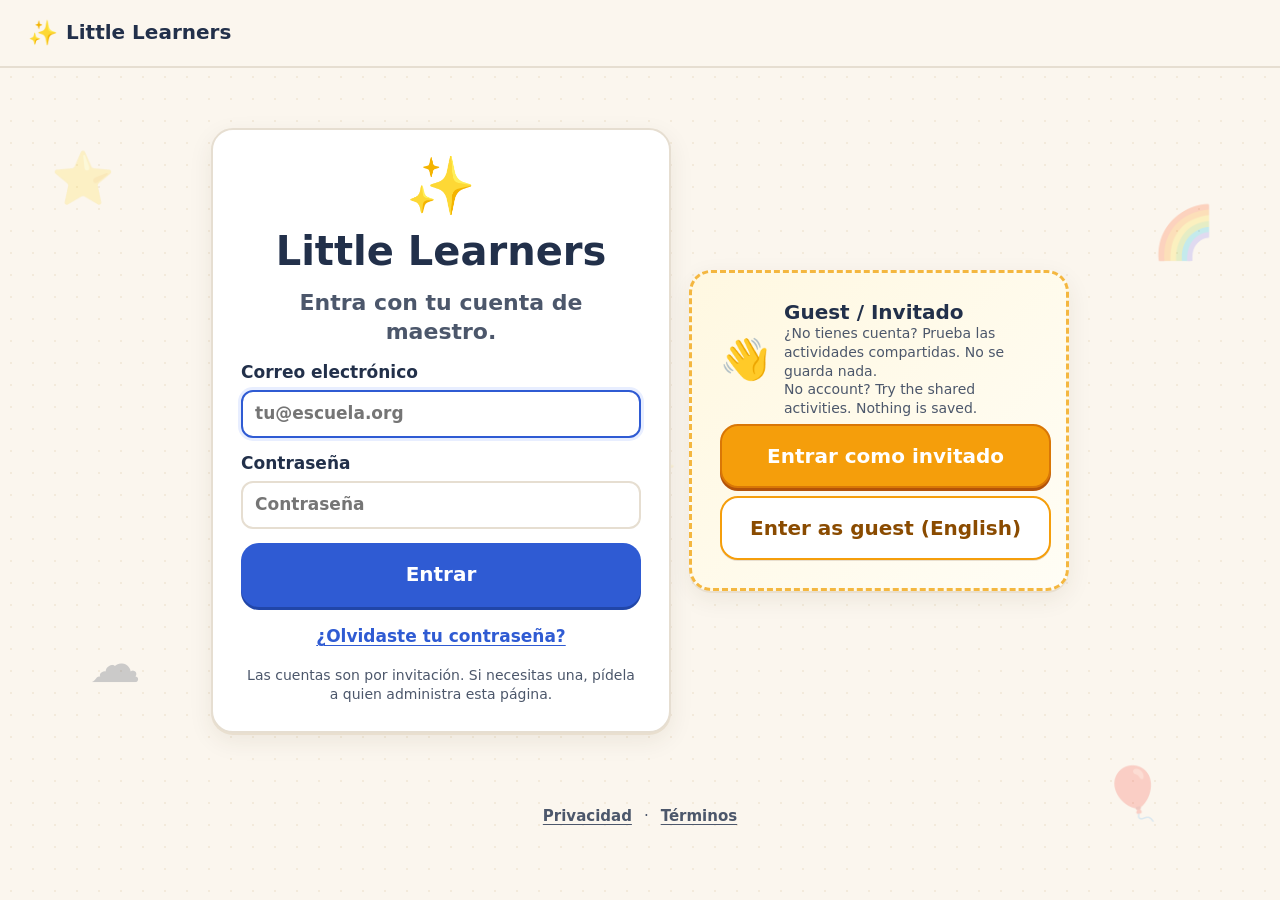
<file: index.html>
<!doctype html>
<html lang="es">
<head>
  <meta charset="utf-8">
  <meta name="viewport" content="width=device-width,initial-scale=1,viewport-fit=cover">
  <meta name="theme-color" content="#FBF6EE">
  <title>Little Learners Activities</title>
  <link rel="stylesheet" href="css/app.css?v=20261030215233">
</head>
<body class="mode-home">
  <a class="skip-link" href="#app">Saltar al contenido</a>
  <header class="appbar">
    <button type="button" class="brand" id="brandHome" aria-label="Little Learners: ir al inicio" title="Ir al inicio"><span class="brand-mark" aria-hidden="true">✨</span><span class="brand-name">Little Learners</span></button>
    <div class="appbar-center" id="appbarCenter"></div>
    <div class="appbar-right" id="appbarRight"></div>
  </header>

  <div class="sky" aria-hidden="true"><span>⭐</span><span>☁️</span><span>🌈</span><span>🎈</span><span>✨</span></div>

  <main id="app" tabindex="-1">
    <!-- 0. Teacher sign-in (only when the site is connected to Supabase) -->
    <section id="screen-login" class="screen" hidden></section>
    <section id="screen-set-password" class="screen" hidden></section>

    <!-- 1. Who are you? -->
    <section id="screen-students" class="screen">
      <div class="hero">
        <h1><span class="wave" aria-hidden="true">👋</span> ¿Quién eres?</h1>
        <p class="lead">Busca tu animalito y tócalo.</p>
      </div>
      <div class="student-grid" id="studentGrid"></div>
      <footer class="site-footer">
        <button type="button" data-info="acerca">Acerca de</button><span aria-hidden="true">·</span>
        <button type="button" data-info="privacidad">Privacidad</button><span aria-hidden="true">·</span>
        <button type="button" data-info="terminos">Términos</button><span aria-hidden="true">·</span>
        <button type="button" data-info="accesibilidad">Accesibilidad</button>
        <span id="voiceCredit" hidden><span aria-hidden="true">·</span> Voces: <a href="https://elevenlabs.io" target="_blank" rel="noopener">ElevenLabs</a></span>
      </footer>
    </section>

    <!-- 2. Activity library (students see a read-only version) -->
    <section id="screen-library" class="screen" hidden>
      <div class="library-head">
        <nav class="crumbs" id="crumbs" aria-label="Ubicación"></nav>
        <div class="library-actions teacher-only">
          <button type="button" class="btn ghost" id="newFolderBtn">📁 Nueva carpeta</button>
          <button type="button" class="btn primary" id="newQuizBtn">＋ Nueva actividad</button>
        </div>
      </div>
      <div class="card-grid" id="cardGrid"></div>
      <div class="empty" id="libraryEmpty" hidden></div>
    </section>

    <!-- 3. Quiz editor (teacher) -->
    <section id="screen-editor" class="screen" hidden></section>

    <!-- 4. Teacher tools: students, settings, info, results -->
    <section id="screen-students-admin" class="screen" hidden></section>
    <section id="screen-backup" class="screen" hidden></section>
    <section id="screen-info" class="screen" hidden></section>
    <section id="screen-results" class="screen" hidden></section>

  </main>

  <!-- Full-screen quiz player -->
  <div id="player" class="player" hidden>
    <div class="player-shell">
      <div class="player-top">
        <div class="player-left">
          <button type="button" class="icon-btn big" id="playerExit" aria-label="Volver a las actividades"><svg class="hold-ring" viewBox="0 0 100 100" aria-hidden="true"><circle cx="50" cy="50" r="46" pathLength="100"/></svg><span class="exit-icon">↩️</span></button>
          <div class="student-chip player-student" id="playerStudent" hidden></div>
          <div class="player-time" id="playerTime" role="timer" aria-label="Tiempo trabajando: 0 minutos 0 segundos">⏱️ <span>0:00</span></div>
          <button type="button" class="icon-btn big player-help" id="playerHelp" aria-label="Escuchar las instrucciones" title="Instrucciones" hidden>📢</button>
        </div>
        <div class="player-progress" id="playerProgress" aria-label="Progreso"></div>
        <button type="button" class="icon-btn big speaker" id="playerSpeak" aria-label="Escuchar la pregunta">🔊</button>
      </div>
      <div class="player-body" id="playerBody"></div>
    </div>
  </div>

  <div id="toasts" aria-live="polite"></div>

  <script src="js/config.js?v=20261030215233"></script>
  <script src="js/store.js?v=20261030215233"></script>
  <script src="js/ui.js?v=20261030215233"></script>
  <script src="js/cloud.js?v=20261030215233"></script>
  <script src="js/media.js?v=20261030215233"></script>
  <script src="js/sync.js?v=20261030215233"></script>
  <script src="js/tts.js?v=20261030215233"></script>
  <script src="js/sort-game.js?v=20261030215233"></script>
  <script src="js/anagram-game.js?v=20261030215233"></script>
  <script src="js/typing-game.js?v=20261030215233"></script>
  <script src="js/player.js?v=20261030215233"></script>
  <script src="js/results.js?v=20261030215233"></script>
  <script src="js/library.js?v=20261030215233"></script>
  <script src="js/sort-editor.js?v=20261030215233"></script>
  <script src="js/anagram-editor.js?v=20261030215233"></script>
  <script src="js/typing-editor.js?v=20261030215233"></script>
  <script src="js/editor.js?v=20261030215233"></script>
  <script src="js/teacher.js?v=20261030215233"></script>
  <script src="js/info.js?v=20261030215233"></script>
  <script src="js/auth.js?v=20261030215233"></script>
  <script src="js/app.js?v=20261030215233"></script>
</body>
</html>
</file>
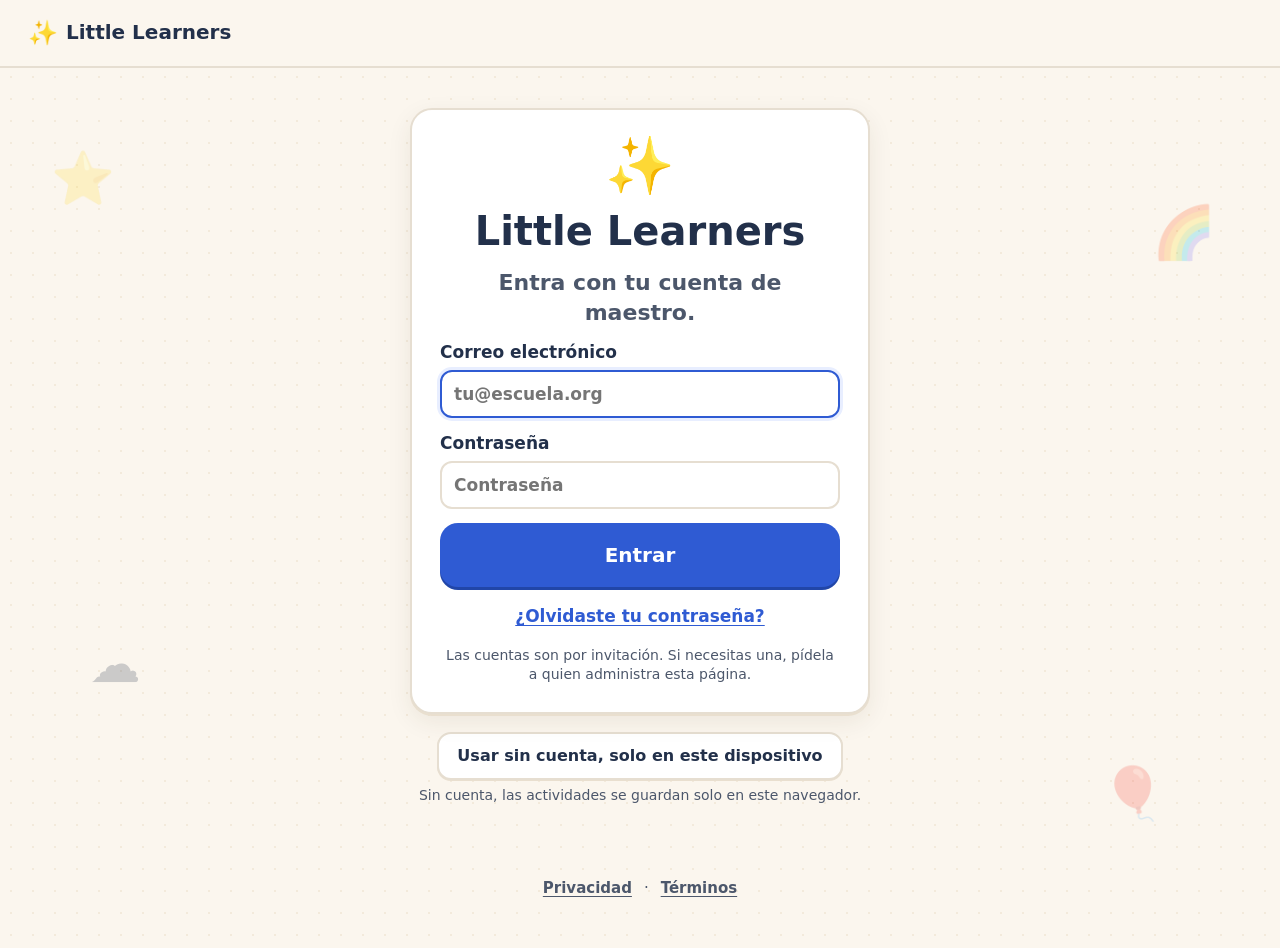
<file: versions/little-learners-activities-v122.html>
<!doctype html>
<html lang="es">
<head>
  <meta charset="utf-8">
  <meta name="viewport" content="width=device-width,initial-scale=1,viewport-fit=cover">
  <meta name="theme-color" content="#FBF6EE">
  <title>Little Learners Activities</title>
  <style>
/* Little Learners Activities — V122 styles
 * Designed for the Lenovo 10e Chromebook tablets (10.1", touch, Chrome) and the
 * classroom display. Big touch targets, no hover-only actions. */

:root {
  --bg: #FBF6EE;
  --bg-dots: #F3EADB;
  --surface: #FFFFFF;
  --surface-2: #F7F3EC;
  --ink: #22304A;
  --muted: #4C576B;
  --line: #E6DED1;
  --primary: #2F5BD3;
  --primary-ink: #FFFFFF;
  --primary-soft: #E8EEFF;
  --sun: #FFC94D;
  --good: #22C55E;
  --good-soft: #DCF7E6;
  --bad: #EF4444;
  --bad-soft: #FDE4E4;
  --warn-soft: #FFF3D6;
  --radius: 22px;
  --radius-sm: 14px;
  --shadow: 0 2px 0 #E9DFCF, 0 8px 24px rgba(60, 45, 20, .08);
  --shadow-press: 0 1px 0 #E9DFCF;
  /* Only fonts already on the device: no outside font service is contacted.
     ui-rounded = the rounded system font on iPhone/iPad/Mac. */
  --font: ui-rounded, 'SF Pro Rounded', 'Nunito', 'Varela Round', system-ui, -apple-system, 'Segoe UI', Roboto, 'Helvetica Neue', Arial, sans-serif;
  --appbar-h: 68px;
}

* { box-sizing: border-box; }
html, body { margin: 0; min-height: 100%; }
body {
  font-family: var(--font);
  color: var(--ink);
  background-color: var(--bg);
  background-image: radial-gradient(var(--bg-dots) 1.2px, transparent 1.2px);
  background-size: 22px 22px;
  font-size: 17px;
  line-height: 1.35;
  -webkit-tap-highlight-color: transparent;
}
[hidden] { display: none !important; }
h1, h2, h3 { margin: 0; line-height: 1.15; font-weight: 900; }
h1 { font-size: clamp(26px, 3.6vw, 40px); }
h2 { font-size: clamp(20px, 2.4vw, 26px); }
h3 { font-size: 18px; }
p { margin: 0; }
.muted { color: var(--muted); }
.small { font-size: 14px; }
.lead { font-size: clamp(17px, 2vw, 22px); color: var(--muted); font-weight: 700; }

/* ---------- Buttons ---------- */
button, input, select, textarea { font: inherit; color: inherit; }
button { cursor: pointer; touch-action: manipulation; }
.btn {
  display: inline-flex; align-items: center; justify-content: center; gap: 8px;
  min-height: 48px; padding: 10px 18px; border-radius: var(--radius-sm);
  border: 2px solid transparent; font-weight: 800; font-size: 16px; white-space: nowrap;
  background: var(--surface); color: var(--ink); box-shadow: var(--shadow-press);
  transition: transform .08s ease, filter .12s ease;
}
.btn:active { transform: translateY(1px); }
.btn:disabled { opacity: .45; cursor: not-allowed; }
.btn.primary { background: var(--primary); color: var(--primary-ink); box-shadow: 0 3px 0 #2146A8; }
.btn.primary:active { box-shadow: 0 1px 0 #2146A8; }
.btn.ghost { background: var(--surface); border-color: var(--line); }
.btn.soft { background: var(--primary-soft); color: var(--primary); }
.btn.danger { background: #DC2626; color: #fff; box-shadow: 0 3px 0 #A11D1D; }
.btn.danger-ghost { background: var(--surface); color: #B42318; border-color: #F3C3C3; }
.btn.big { min-height: 64px; font-size: 20px; padding: 12px 28px; border-radius: 18px; }
.btn.sm { min-height: 38px; padding: 6px 12px; font-size: 14px; border-radius: 11px; }
.icon-btn {
  display: inline-grid; place-items: center; width: 48px; height: 48px; padding: 0;
  border-radius: 14px; border: 2px solid var(--line); background: var(--surface);
  font-size: 22px; line-height: 1; box-shadow: var(--shadow-press);
}
.icon-btn.big { width: 64px; height: 64px; font-size: 32px; border-radius: 18px; }
.icon-btn:active { transform: translateY(1px); }
:focus-visible { outline: 4px solid #8DB0FF; outline-offset: 2px; }

/* ---------- App bar ---------- */
.appbar {
  position: sticky; top: 0; z-index: 20; height: var(--appbar-h);
  display: grid; grid-template-columns: auto 1fr auto; align-items: center; gap: 12px;
  padding: 0 clamp(12px, 2.5vw, 28px);
  background: rgba(251, 246, 238, .92); backdrop-filter: blur(6px);
  border-bottom: 2px solid var(--line);
}
.brand { display: flex; align-items: center; gap: 8px; font-weight: 900; font-size: 20px; }
.brand-mark { font-size: 24px; }
.appbar-center { display: flex; justify-content: center; min-width: 0; }
.appbar-right { display: flex; align-items: center; gap: 10px; }
.tabs { display: flex; gap: 4px; padding: 4px; background: var(--surface-2); border-radius: 16px; border: 2px solid var(--line); overflow-x: auto; max-width: 100%; }
.tab { border: 0; background: transparent; padding: 9px 14px; border-radius: 12px; font-weight: 800; color: var(--muted); white-space: nowrap; min-height: 42px; }
.tab[aria-selected="true"] { background: var(--surface); color: var(--ink); box-shadow: 0 1px 4px rgba(0,0,0,.08); }
.student-chip { display: flex; align-items: center; gap: 8px; font-weight: 900; font-size: 20px; padding: 6px 14px 6px 8px; background: var(--surface); border: 2px solid var(--line); border-radius: 999px; }
.student-chip .animal { font-size: 30px; line-height: 1; }

/* Hold-to-open teacher button (keeps little fingers out) */
.teacher-gate { position: relative; overflow: hidden; }
.teacher-gate .fill { position: absolute; inset: 0; background: var(--primary-soft); transform-origin: left; transform: scaleX(0); z-index: 0; }
.teacher-gate.holding .fill { transform: scaleX(1); transition: transform 1s linear; }
.teacher-gate span { position: relative; z-index: 1; }

/* ---------- Layout ---------- */
main { padding: clamp(14px, 2.5vw, 28px); max-width: 1240px; margin: 0 auto; }
.screen { animation: fadeIn .18s ease; }
@keyframes fadeIn { from { opacity: 0; transform: translateY(4px); } }
.panel { background: var(--surface); border-radius: var(--radius); box-shadow: var(--shadow); border: 2px solid var(--line); padding: clamp(16px, 2.5vw, 28px); }
.hero { text-align: center; margin: clamp(4px, 2vh, 22px) 0 clamp(16px, 3vh, 30px); display: grid; gap: 8px; }

/* ---------- Student picker ---------- */
.student-grid { display: grid; grid-template-columns: repeat(auto-fit, minmax(170px, 230px)); justify-content: center; gap: clamp(12px, 2vw, 22px); }
.student-card {
  display: grid; justify-items: center; gap: 6px; padding: 22px 12px 18px;
  border-radius: var(--radius); border: 3px solid var(--line); background: var(--surface);
  box-shadow: 0 4px 0 var(--line); font-weight: 900; font-size: 22px;
  transition: transform .1s ease;
}
.student-card:active { transform: translateY(3px); box-shadow: 0 1px 0 var(--line); }
.student-card .animal { font-size: clamp(64px, 9vw, 92px); line-height: 1.05; }
.student-card:nth-child(6n+1) { background: #FFF0F3; border-color: #F6C9D4; box-shadow: 0 4px 0 #F6C9D4; }
.student-card:nth-child(6n+2) { background: #EEF8EF; border-color: #BFE3C6; box-shadow: 0 4px 0 #BFE3C6; }
.student-card:nth-child(6n+3) { background: #FFF7E0; border-color: #F1D88E; box-shadow: 0 4px 0 #F1D88E; }
.student-card:nth-child(6n+4) { background: #EDF4FF; border-color: #BCD2F7; box-shadow: 0 4px 0 #BCD2F7; }
.student-card:nth-child(6n+5) { background: #F6EFFF; border-color: #D6C4F3; box-shadow: 0 4px 0 #D6C4F3; }
.student-card:nth-child(6n+6) { background: #FFF1E6; border-color: #F5CBA7; box-shadow: 0 4px 0 #F5CBA7; }

/* ---------- Library ---------- */
.library-head { display: flex; align-items: center; justify-content: space-between; gap: 12px; flex-wrap: wrap; margin-bottom: 18px; }
.library-actions { display: flex; gap: 10px; flex-wrap: wrap; }
.crumbs { display: flex; align-items: center; gap: 6px; flex-wrap: wrap; font-weight: 900; font-size: clamp(22px, 3vw, 32px); }
.crumbs button { border: 0; background: none; padding: 4px 6px; border-radius: 10px; font-weight: 900; color: var(--primary); }
.crumbs .sep { color: var(--muted); font-weight: 700; }
.crumbs .here { padding: 4px 6px; }
.back-btn { margin-right: 6px; }

.card-grid { display: grid; grid-template-columns: repeat(auto-fill, minmax(220px, 1fr)); gap: clamp(12px, 1.8vw, 20px); }
.card {
  position: relative; display: flex; flex-direction: column; text-align: left;
  min-height: 210px; padding: 0; border-radius: var(--radius); overflow: hidden;
  border: 2px solid var(--line); background: var(--surface); box-shadow: var(--shadow);
}
.card-main { flex: 1; display: flex; flex-direction: column; gap: 6px; padding: 16px; border: 0; background: transparent; text-align: left; width: 100%; }
.card-main:active { background: rgba(0,0,0,.03); }
/* The whole picture is shown (contain), never cropped; empty space gets a soft background. */
.card .cover { width: 100%; aspect-ratio: 4 / 3; object-fit: contain; border-radius: 14px; background: #fff; border: 2px solid var(--line); padding: 4px; }
.card .cover-placeholder { width: 100%; aspect-ratio: 4 / 3; border-radius: 14px; background: var(--primary-soft); display: grid; place-items: center; font-size: 46px; }
.card .name { font-size: 21px; font-weight: 900; line-height: 1.15; overflow-wrap: anywhere; }
.card .meta { font-size: 14px; font-weight: 800; color: var(--muted); }
.card.folder { background: var(--folder, #F8EDB8); border-color: rgba(0, 0, 0, .1); }
.card.folder .folder-icon { font-size: 58px; line-height: 1; filter: drop-shadow(0 2px 0 rgba(255,255,255,.6)); }
.card.up { background: var(--surface-2); border-style: dashed; }
.card.up .folder-icon { font-size: 44px; }
.badge { display: inline-flex; align-items: center; gap: 5px; align-self: flex-start; padding: 3px 10px; border-radius: 999px; font-size: 13px; font-weight: 900; }
.badge.visible { background: var(--good-soft); color: #13753A; }
.badge.hidden { background: var(--warn-soft); color: #8A5B08; }
.card-tools { display: flex; gap: 6px; padding: 0 12px 12px; }
.card-tools .btn { flex: 1; }
.card-tools .icon-btn { width: 38px; height: 38px; font-size: 18px; border-radius: 11px; flex: 0 0 auto; }
.empty { text-align: center; padding: 48px 16px; color: var(--muted); font-weight: 800; font-size: 20px; display: grid; gap: 14px; justify-items: center; }
.empty .big-emoji { font-size: 72px; }

/* Student mode: bigger, simpler cards */
.mode-student .card { min-height: 230px; border-width: 3px; }
.mode-student .card .name { font-size: 24px; }
.mode-student .teacher-only { display: none !important; }
.mode-teacher .student-only { display: none !important; }

/* ---------- Menus / modals / toasts ---------- */
.menu { position: fixed; z-index: 60; min-width: 200px; padding: 6px; background: var(--surface); border: 2px solid var(--line); border-radius: 16px; box-shadow: 0 16px 40px rgba(30, 30, 60, .2); display: grid; }
.menu button { border: 0; background: none; text-align: left; padding: 12px 14px; border-radius: 10px; font-weight: 800; min-height: 46px; }
.menu button:hover, .menu button:focus-visible { background: var(--primary-soft); }
.menu button.danger { color: #B42318; }
.modal-back { position: fixed; inset: 0; z-index: 70; background: rgba(28, 36, 56, .45); display: grid; place-items: center; padding: 16px; }
.modal { width: min(520px, 100%); max-height: 90vh; overflow: auto; background: var(--surface); border-radius: var(--radius); padding: 22px; display: grid; gap: 14px; box-shadow: 0 30px 80px rgba(20, 20, 50, .3); }
.modal.wide { width: min(720px, 100%); }
.modal-actions { display: flex; gap: 10px; justify-content: flex-end; flex-wrap: wrap; }
#toasts { position: fixed; bottom: 18px; left: 50%; transform: translateX(-50%); z-index: 90; display: grid; gap: 8px; width: min(520px, calc(100% - 24px)); pointer-events: none; }
.toast { padding: 12px 16px; border-radius: 14px; background: var(--ink); color: #fff; font-weight: 800; box-shadow: 0 10px 30px rgba(0,0,0,.2); transition: opacity .4s, transform .4s; }
.toast.error { background: #B42318; }
.toast.success { background: #15803D; }
.toast.out { opacity: 0; transform: translateY(8px); }

/* ---------- Forms ---------- */
.field { display: grid; gap: 6px; font-weight: 800; }
.field > span.hint { font-weight: 600; color: var(--muted); font-size: 14px; }
input[type=text], input[type=search], select, textarea {
  width: 100%; min-height: 48px; padding: 10px 12px; border-radius: 12px;
  border: 2px solid var(--line); background: var(--surface); font-weight: 600;
}
textarea { resize: vertical; min-height: 80px; }
input:focus, select:focus, textarea:focus { border-color: var(--primary); outline: none; box-shadow: 0 0 0 3px var(--primary-soft); }
.check { display: flex; align-items: center; gap: 10px; font-weight: 700; min-height: 40px; }
.check input { width: 22px; height: 22px; accent-color: var(--primary); }
.segmented { display: inline-flex; flex-wrap: wrap; gap: 4px; padding: 4px; border-radius: 14px; background: var(--surface-2); border: 2px solid var(--line); }
.segmented button { border: 0; background: transparent; border-radius: 10px; padding: 8px 12px; font-weight: 800; color: var(--muted); min-height: 40px; }
.segmented button[aria-pressed="true"] { background: var(--surface); color: var(--ink); box-shadow: 0 1px 4px rgba(0,0,0,.1); }
.switch { display: flex; align-items: center; gap: 12px; font-weight: 800; cursor: pointer; }
.switch input { appearance: none; width: 54px; height: 32px; border-radius: 999px; background: #D5D9E2; position: relative; transition: background .15s; cursor: pointer; flex: 0 0 auto; margin: 0; }
.switch input::after { content: ''; position: absolute; top: 4px; left: 4px; width: 24px; height: 24px; border-radius: 50%; background: #fff; box-shadow: 0 1px 3px rgba(0,0,0,.3); transition: left .15s; }
.switch input:checked { background: var(--good); }
.switch input:checked::after { left: 26px; }
.palette { display: grid; grid-template-columns: repeat(5, 1fr); gap: 8px; }
.swatch { height: 48px; border-radius: 12px; border: 3px solid transparent; }
.swatch[aria-pressed="true"] { border-color: var(--ink); box-shadow: inset 0 0 0 3px #fff; }
.animal-pick { display: grid; grid-template-columns: repeat(auto-fill, minmax(52px, 1fr)); gap: 6px; }
.animal-pick button { font-size: 30px; height: 52px; border-radius: 12px; border: 2px solid var(--line); background: var(--surface); }
.animal-pick button[aria-pressed="true"] { border-color: var(--primary); background: var(--primary-soft); }

/* ---------- Editor ---------- */
.editor-top { display: flex; align-items: center; gap: 10px; flex-wrap: wrap; margin-bottom: 16px; }
.editor-top .name-input { flex: 1 1 260px; font-size: 22px; font-weight: 900; min-height: 56px; }
.editor-layout { display: grid; grid-template-columns: 290px 1fr; gap: 18px; align-items: start; }
.editor-side { display: grid; gap: 14px; position: sticky; top: calc(var(--appbar-h) + 14px); max-height: calc(100vh - var(--appbar-h) - 28px); overflow: auto; padding-bottom: 6px; }
.settings-grid { display: grid; gap: 14px; }
.q-list { display: grid; gap: 8px; }
.q-item { display: grid; grid-template-columns: 34px 1fr; align-items: center; gap: 10px; padding: 10px; border-radius: 14px; border: 2px solid var(--line); background: var(--surface); text-align: left; min-height: 56px; }
.q-item .num { width: 34px; height: 34px; border-radius: 10px; display: grid; place-items: center; background: var(--surface-2); font-weight: 900; }
.q-item .txt { font-weight: 700; overflow: hidden; text-overflow: ellipsis; white-space: nowrap; }
.q-item[aria-current="true"] { border-color: var(--primary); background: var(--primary-soft); }
.q-item[aria-current="true"] .num { background: var(--primary); color: #fff; }
.q-item.problem .num { background: var(--bad-soft); color: #B42318; }
.q-editor { display: grid; gap: 16px; }
.q-editor-head { display: flex; align-items: center; justify-content: space-between; gap: 10px; flex-wrap: wrap; }
.q-tools { display: flex; gap: 6px; flex-wrap: wrap; }
.media-row { display: flex; gap: 10px; align-items: center; flex-wrap: wrap; }
.thumb { width: 84px; height: 84px; object-fit: contain; border-radius: 12px; border: 2px solid var(--line); background: #fff; }
.answers { display: grid; grid-template-columns: repeat(auto-fill, minmax(260px, 1fr)); gap: 12px; }
.answer { display: grid; gap: 10px; padding: 14px; border-radius: 18px; border: 3px solid var(--line); background: var(--surface-2); }
.answer.is-correct { border-color: #15803D; background: #F1FBF4; }
.answer-head { display: flex; align-items: center; justify-content: space-between; gap: 8px; }
.answer-letter { width: 36px; height: 36px; border-radius: 10px; display: grid; place-items: center; font-weight: 900; color: #fff; }
.correct-toggle { border: 2px solid var(--line); background: var(--surface); border-radius: 999px; padding: 6px 12px; font-weight: 900; min-height: 40px; color: var(--muted); }
.answer.is-correct .correct-toggle { background: #15803D; border-color: #15803D; color: #fff; }
.problem-box { padding: 12px 14px; border-radius: 14px; background: var(--bad-soft); color: #9F1D1D; font-weight: 800; }
.ok-box { padding: 12px 14px; border-radius: 14px; background: var(--good-soft); color: #13753A; font-weight: 800; }
.sub { padding: 12px; border-radius: 14px; background: var(--surface); border: 2px dashed var(--line); display: grid; gap: 10px; }

/* ---------- Teacher tool pages ---------- */
.tool-page { display: grid; gap: 18px; max-width: 860px; margin: 0 auto; }
.roster-list { display: grid; gap: 8px; }
.roster-row { display: flex; align-items: center; gap: 12px; padding: 10px 12px; border-radius: 14px; border: 2px solid var(--line); background: var(--surface); }
.roster-row .animal { font-size: 34px; }
.roster-row .nm { flex: 1; font-weight: 900; font-size: 19px; }
.meter { height: 12px; border-radius: 999px; background: var(--surface-2); border: 2px solid var(--line); overflow: hidden; }
.meter > div { height: 100%; background: var(--primary); }
.letters { display: flex; gap: 8px; flex-wrap: wrap; }
.letters label { display: grid; place-items: center; width: 56px; height: 56px; border-radius: 14px; border: 2px solid var(--line); background: var(--surface); font-weight: 900; font-size: 24px; cursor: pointer; }
.letters input { position: absolute; opacity: 0; pointer-events: none; }
.letters label:has(input:checked) { background: var(--primary); color: #fff; border-color: var(--primary); }
.image-groups { display: grid; gap: 12px; }
.image-slots { display: grid; grid-template-columns: repeat(auto-fill, minmax(150px, 1fr)); gap: 8px; }

/* ---------- Player ---------- */
.player { position: fixed; inset: 0; z-index: 50; background: var(--bg); padding: clamp(6px, 1.2vw, 14px); }
.player-shell { height: 100%; max-width: 1280px; margin: 0 auto; display: flex; flex-direction: column; gap: clamp(6px, 1vh, 12px); }
.player-top { display: grid; grid-template-columns: auto 1fr auto; align-items: center; gap: 12px; flex: 0 0 auto; }
.player-progress { display: flex; justify-content: center; gap: 8px; flex-wrap: wrap; }
.dot { width: 18px; height: 18px; border-radius: 50%; background: #E3DACB; border: 2px solid #D6CAB5; }
.dot.done { background: var(--sun); border-color: #E7AE24; }
.dot.now { background: var(--primary); border-color: #2146A8; transform: scale(1.25); }
.progress-text { font-weight: 900; color: var(--muted); font-size: 18px; }
.speaker:disabled { visibility: hidden; }
.player-body { flex: 1 1 auto; min-height: 0; display: flex; flex-direction: column; gap: clamp(8px, 1.4vh, 16px); }
.question { flex: 1 1 auto; min-height: 0; display: flex; flex-direction: column; align-items: center; justify-content: center; gap: clamp(6px, 1.2vh, 14px); background: var(--surface); border: 3px solid var(--line); border-radius: 28px; padding: clamp(8px, 1.6vh, 20px); box-shadow: var(--shadow); }
.question-text { font-weight: 900; text-align: center; font-size: clamp(24px, 6vh, 64px); line-height: 1.1; white-space: pre-wrap; overflow-wrap: anywhere; max-width: 100%; }
.question.has-image .question-text { font-size: clamp(20px, 4.2vh, 44px); }
.question-image { flex: 1 1 auto; min-height: 0; max-width: 100%; object-fit: contain; border-radius: 16px; }
.options { flex: 0 0 44%; min-height: 0; display: grid; gap: clamp(8px, 1.2vw, 14px); grid-template-columns: repeat(var(--cols, 2), minmax(0, 1fr)); grid-template-rows: repeat(var(--rows, 1), minmax(0, 1fr)); }
.options.five { grid-template-columns: repeat(6, minmax(0, 1fr)); }
.options.five .option:nth-child(-n+3) { grid-column: span 2; }
.options.five .option:nth-child(4) { grid-column: 2 / span 2; }
.options.five .option:nth-child(5) { grid-column: 4 / span 2; }
.option {
  position: relative; min-width: 0; min-height: 0; display: flex; flex-direction: column; align-items: center; justify-content: center; gap: 4px;
  padding: clamp(6px, 1vw, 12px); border-radius: 24px; border: 3px solid rgba(0,0,0,.08); background: var(--pastel, #F8FBFF);
  box-shadow: 0 5px 0 rgba(0,0,0,.08); font-weight: 900; color: var(--ink); container-type: size; overflow: hidden;
  transition: transform .08s ease;
}
.option:active:not(:disabled) { transform: translateY(3px); box-shadow: 0 2px 0 rgba(0,0,0,.08); }
.option:disabled { cursor: default; }
.option img { flex: 1 1 auto; min-height: 0; max-width: 100%; max-height: 100%; object-fit: contain; }
.option .label { line-height: 1.05; text-align: center; overflow-wrap: anywhere; max-width: 100%; font-size: clamp(18px, min(60cqi, 60cqh), 120px); }
.option.has-image .label { font-size: clamp(14px, min(14cqi, 18cqh), 44px); flex: 0 0 auto; }
.option.selected { border-color: var(--primary); box-shadow: 0 0 0 4px var(--primary-soft), 0 5px 0 rgba(0,0,0,.08); }
.option.flash-correct { animation: flashGood 1s steps(2, end) 2; border-color: #15803D; }
.option.flash-incorrect { animation: flashBad 1s steps(2, end) 2; border-color: #B91C1C; }
@keyframes flashGood { 0%, 49.999% { background: var(--good); } 50%, 100% { background: #fff; } }
@keyframes flashBad { 0%, 49.999% { background: var(--bad); } 50%, 100% { background: #fff; } }
/* The speaker scales with its answer box (cqmin) so it never covers the answer on small screens. */
.option .answer-sound { position: absolute; top: clamp(4px, 3cqmin, 10px); right: clamp(4px, 3cqmin, 10px); width: clamp(34px, 24cqmin, 72px); height: clamp(34px, 24cqmin, 72px); font-size: clamp(17px, 12cqmin, 36px); border-radius: clamp(10px, 5cqmin, 16px); z-index: 2; border-width: 2px; }
.finish { flex: 1; display: grid; place-content: center; justify-items: center; gap: 18px; text-align: center; }
.finish .stars { font-size: clamp(70px, 14vh, 140px); line-height: 1; animation: pop .5s ease; }
.finish h1 { font-size: clamp(34px, 7vh, 64px); }
@keyframes pop { from { transform: scale(.4); opacity: 0; } 70% { transform: scale(1.1); } }
.preview-banner { text-align: center; font-weight: 900; color: #8A5B08; background: var(--warn-soft); border-radius: 12px; padding: 4px 10px; font-size: 14px; }

/* ---------- Sonidos iniciales + result ---------- */
.sonidos-bar { display: flex; align-items: center; gap: 12px; margin-bottom: 10px; font-size: 22px; }
.sonidos-frame { width: 100%; height: calc(100vh - var(--appbar-h) - 120px); min-height: 480px; border: 0; border-radius: var(--radius); background: #fff; box-shadow: var(--shadow); }
.result-panel { max-width: 720px; margin: 0 auto; display: grid; gap: 12px; justify-items: center; text-align: center; }
.trophy { font-size: 72px; }
.score { font-size: 52px; font-weight: 900; color: var(--primary); }
.pill { padding: 6px 16px; border-radius: 999px; background: var(--primary-soft); color: var(--primary); font-weight: 900; }
.ranks { display: grid; gap: 6px; width: 100%; }
.rank { display: grid; grid-template-columns: 70px 40px 1fr auto; align-items: center; gap: 8px; padding: 10px 14px; border-radius: 12px; background: var(--surface-2); font-weight: 800; text-align: left; }
.rank.mine { background: var(--warn-soft); outline: 2px solid var(--sun); }

/* ---------- Responsive ---------- */
@media (max-width: 900px) {
  .editor-layout { grid-template-columns: 1fr; }
  .editor-side { position: static; max-height: none; }
  .q-list { grid-auto-flow: column; grid-auto-columns: minmax(150px, 1fr); overflow-x: auto; padding-bottom: 4px; }
}
/* Teacher tabs move to their own row on iPad portrait / narrow windows. */
@media (max-width: 1100px) {
  .mode-teacher .appbar { grid-template-columns: 1fr auto; grid-template-areas: 'brand right' 'center center'; row-gap: 6px; padding-bottom: 8px; }
  .mode-teacher .brand { grid-area: brand; }
  .mode-teacher .appbar-right { grid-area: right; }
  .mode-teacher .appbar-center { grid-area: center; }
  .mode-teacher .editor-side { top: calc(var(--appbar-h) + 70px); max-height: calc(100vh - var(--appbar-h) - 90px); }
}
@media (max-width: 600px) {
  .tab .tab-label { display: none; }
}
@media (max-width: 760px) {
  .tab { padding: 8px 10px; font-size: 14px; }
  .card-grid { grid-template-columns: repeat(auto-fill, minmax(160px, 1fr)); }
  .student-grid { grid-template-columns: repeat(auto-fill, minmax(140px, 1fr)); }
}
/* Portrait tablet: answers in two columns, a bit more room for them */
@media (orientation: portrait) {
  .options { flex-basis: 50%; }
  .options:not(.two) { --cols: 2 !important; --rows: var(--rows-portrait, 2) !important; }
  .options.five { grid-template-columns: repeat(2, minmax(0, 1fr)); }
  .options.five .option:nth-child(n) { grid-column: auto; }
  .options.five .option:nth-child(5) { grid-column: 1 / span 2; }
}
@media (max-height: 560px) {
  :root { --appbar-h: 56px; }
  .icon-btn.big { width: 52px; height: 52px; font-size: 26px; }
  .dot { width: 14px; height: 14px; }
}
@media (prefers-reduced-motion: reduce) {
  * { animation-duration: .01ms !important; transition-duration: .01ms !important; }
  .option.flash-correct, .option.flash-incorrect { animation-duration: 1s !important; }
}

/* =====================================================================
 * Device-specific layout: iPhone, iPad, Chromebook tablets, laptops and
 * widescreen monitors. Safe areas keep content clear of notches and the
 * iPhone home bar; dvh units avoid the iOS Safari toolbar overlap.
 * ===================================================================== */
html { -webkit-text-size-adjust: 100%; text-size-adjust: 100%; }
.appbar {
  padding-left: max(clamp(12px, 2.5vw, 28px), env(safe-area-inset-left));
  padding-right: max(clamp(12px, 2.5vw, 28px), env(safe-area-inset-right));
  padding-top: env(safe-area-inset-top);
  height: auto; min-height: calc(var(--appbar-h) + env(safe-area-inset-top));
}
main {
  padding-left: max(clamp(14px, 2.5vw, 28px), env(safe-area-inset-left));
  padding-right: max(clamp(14px, 2.5vw, 28px), env(safe-area-inset-right));
  padding-bottom: max(28px, calc(env(safe-area-inset-bottom) + 16px));
}
.player {
  height: 100vh; height: 100dvh;
  padding: max(clamp(6px, 1.2vw, 14px), env(safe-area-inset-top)) max(clamp(6px, 1.2vw, 14px), env(safe-area-inset-right)) max(clamp(6px, 1.2vw, 14px), env(safe-area-inset-bottom)) max(clamp(6px, 1.2vw, 14px), env(safe-area-inset-left));
}
.modal-back { padding: max(16px, env(safe-area-inset-top)) max(16px, env(safe-area-inset-right)) max(16px, env(safe-area-inset-bottom)) max(16px, env(safe-area-inset-left)); }
.modal { max-height: 90vh; max-height: 90dvh; }
#toasts { bottom: max(18px, calc(env(safe-area-inset-bottom) + 10px)); }
.sonidos-frame { height: calc(100vh - var(--appbar-h) - 120px); height: calc(100dvh - var(--appbar-h) - 120px); }

/* Kid-facing buttons: no text selection or iOS "copy" callout on long press. */
.student-card, .card-main, .option, .icon-btn, .teacher-gate, .tab, .segmented button {
  -webkit-user-select: none; user-select: none; -webkit-touch-callout: none;
}
/* Long names never push things off-screen. */
.card .name, .student-card span, .student-chip span, .crumbs .here, .crumbs button { overflow-wrap: anywhere; min-width: 0; }
.student-chip span:last-child { max-width: 32vw; overflow: hidden; text-overflow: ellipsis; white-space: nowrap; }
/* Hover effects only where a real mouse exists (avoids "sticky" hover on iPad). */
@media (hover: hover) {
  .btn:hover:not(:disabled) { filter: brightness(1.04); }
  .card-main:hover { background: rgba(0,0,0,.025); }
  .student-card:hover { transform: translateY(-2px); }
}

/* ---- Large monitors (1600px+) and widescreen (2200px+) ---- */
@media (min-width: 1600px) {
  body { font-size: 18px; }
  main { max-width: 1520px; }
  .card-grid { grid-template-columns: repeat(auto-fill, minmax(260px, 1fr)); }
  .student-grid { grid-template-columns: repeat(auto-fit, minmax(200px, 260px)); }
  .student-card .animal { font-size: 104px; }
  .player-shell { max-width: 1500px; }
  .editor-layout { grid-template-columns: 340px 1fr; }
}
@media (min-width: 2200px) {
  main { max-width: 1900px; }
  .card-grid { grid-template-columns: repeat(auto-fill, minmax(300px, 1fr)); }
  .player-shell { max-width: 1800px; }
}

/* ---- iPad portrait / small laptops ---- */
@media (max-width: 1024px) {
  .appbar { grid-template-columns: auto 1fr auto; }
}

/* ---- Phones (iPhone portrait, small Android) ---- */
@media (max-width: 640px) {
  body { font-size: 16px; }
  :root { --appbar-h: 60px; --radius: 18px; }
  /* Top bar: brand + buttons on row 1, teacher tabs/student name on row 2. */
  .appbar { grid-template-columns: 1fr auto; grid-template-areas: 'brand right' 'center center'; row-gap: 6px; padding-bottom: 8px; }
  .brand { grid-area: brand; }
  .appbar-right { grid-area: right; }
  .appbar-center { grid-area: center; justify-content: stretch; }
  .appbar-center:empty { display: none; }
  .appbar-center .tabs { width: 100%; justify-content: space-between; }
  .tab { flex: 1; padding: 8px 6px; font-size: 20px; }
  .student-chip { margin: 0 auto; }
  .student-chip span:last-child { max-width: 60vw; }
  .brand-name { display: inline; font-size: 18px; }

  .hero { margin: 6px 0 16px; }
  .student-grid { grid-template-columns: repeat(2, minmax(0, 1fr)); gap: 12px; }
  .student-card { padding: 16px 8px 14px; font-size: 19px; }
  .student-card .animal { font-size: 60px; }

  .library-head { margin-bottom: 12px; }
  .library-actions { width: 100%; }
  .library-actions .btn { flex: 1; }
  .crumbs { font-size: 22px; }
  .card-grid { grid-template-columns: repeat(2, minmax(0, 1fr)); gap: 10px; }
  .card, .mode-student .card { min-height: 0; }
  .card-main { padding: 12px; }
  .card .name, .mode-student .card .name { font-size: 18px; }
  .card .meta { font-size: 13px; }
  .card.folder .folder-icon { font-size: 44px; }
  .card .cover-placeholder { font-size: 36px; }
  .card-tools { padding: 0 10px 10px; }
  .badge { font-size: 12px; }

  .editor-top .name-input { flex-basis: 100%; order: -1; font-size: 20px; }
  .editor-top .btn { flex: 1; }
  .answers { grid-template-columns: 1fr; }
  .q-editor-head h2 { font-size: 20px; }
  .modal { padding: 18px; }
  .modal-actions { flex-direction: column-reverse; }
  .modal-actions .btn { width: 100%; }
  .roster-row { flex-wrap: wrap; }
  .roster-row .nm { flex-basis: calc(100% - 60px); }
  .rank { grid-template-columns: 48px 32px 1fr auto; padding: 8px 10px; }
  .palette { grid-template-columns: repeat(5, 1fr); }

  /* Player on a phone: a bit smaller chrome, more room for content. */
  .icon-btn.big { width: 54px; height: 54px; font-size: 26px; }
  .question { border-radius: 20px; }
  .option { border-radius: 18px; }
  .dot { width: 12px; height: 12px; }
  .player-progress { gap: 5px; }
}
@media (max-width: 360px) {
  .student-card .animal { font-size: 48px; }
  .card-grid { grid-template-columns: 1fr; }
}

/* ---- Phones in landscape (short screens) ---- */
@media (max-height: 500px) and (orientation: landscape) {
  .appbar { position: static; }
  .player-top { gap: 8px; }
  .icon-btn.big { width: 46px; height: 46px; font-size: 22px; border-radius: 14px; }
  .question { border-radius: 16px; padding: 6px; }
  .question-text { font-size: clamp(18px, 7vh, 40px); }
  .options { flex-basis: 52%; gap: 8px; }
  .editor-side { position: static; max-height: none; }
  .student-card .animal { font-size: 52px; }
}

/* ---------- Accessibility helpers, footer, info page ---------- */
.skip-link { position: absolute; left: 12px; top: -60px; z-index: 100; padding: 10px 16px; border-radius: 12px; background: var(--ink); color: #fff; font-weight: 800; text-decoration: none; }
.skip-link:focus { top: max(12px, env(safe-area-inset-top)); }
main:focus { outline: none; }
.site-footer { display: flex; flex-wrap: wrap; justify-content: center; align-items: center; gap: 4px 8px; margin-top: clamp(24px, 5vh, 48px); color: var(--muted); font-size: 15px; }
.site-footer button, .link-btn { border: 0; background: none; padding: 8px 4px; min-height: 40px; color: var(--muted); font-weight: 800; text-decoration: underline; text-underline-offset: 3px; }
.link-btn { color: var(--primary); padding: 4px 2px; min-height: 0; }
.info-page { gap: 16px; }
.info-toc { display: flex; flex-wrap: wrap; gap: 8px; }
.info-toc a { padding: 8px 14px; border-radius: 999px; background: var(--surface); border: 2px solid var(--line); color: var(--ink); font-weight: 800; text-decoration: none; }
.info-section { display: grid; gap: 10px; scroll-margin-top: calc(var(--appbar-h) + 16px); }
.info-section h3 { margin-top: 6px; }
.info-section ul { margin: 0; padding-left: 22px; display: grid; gap: 6px; }
.info-section p, .info-section li { max-width: 70ch; }

/* =====================================================================
 * Animation. Light on purpose: only transform/opacity, so it stays smooth
 * on the school tablets. Everything is switched off when the device asks
 * for reduced motion.
 * ===================================================================== */
@keyframes popIn { from { opacity: 0; transform: translateY(14px) scale(.92); } to { opacity: 1; transform: none; } }
@keyframes wave { 0%, 60%, 100% { transform: rotate(0); } 10%, 30% { transform: rotate(16deg); } 20%, 40% { transform: rotate(-10deg); } }
@keyframes wiggle { 0%, 100% { transform: rotate(0) scale(1); } 25% { transform: rotate(-9deg) scale(1.12); } 50% { transform: rotate(7deg) scale(1.12); } 75% { transform: rotate(-4deg) scale(1.06); } }
@keyframes bob { 0%, 100% { transform: translateY(0); } 50% { transform: translateY(-6px); } }
@keyframes floaty { 0%, 100% { transform: translate(0, 0) rotate(0); } 50% { transform: translate(10px, -16px) rotate(8deg); } }
@keyframes shake { 0%, 100% { transform: translateX(0); } 20% { transform: translateX(-9px); } 40% { transform: translateX(8px); } 60% { transform: translateX(-6px); } 80% { transform: translateX(4px); } }
@keyframes slideUp { from { opacity: 0; transform: translateY(24px); } to { opacity: 1; transform: none; } }
@keyframes toastIn { from { opacity: 0; transform: translateY(16px) scale(.96); } }
@keyframes confettiFall { 0% { transform: translate(0, 0) rotate(0); opacity: 1; } 100% { transform: translate(var(--dx), var(--dy)) rotate(var(--rot)); opacity: 0; } }
@keyframes sparkle { 0%, 100% { transform: scale(1) rotate(0); } 50% { transform: scale(1.18) rotate(12deg); } }

.hero h1 .wave { display: inline-block; transform-origin: 70% 80%; animation: wave 2.4s ease-in-out .4s 2; }
.brand-mark { display: inline-block; animation: sparkle 3s ease-in-out infinite; }
.animate-in > * { animation: popIn .42s cubic-bezier(.2, .9, .3, 1.2) both; animation-delay: calc(var(--i, 0) * 45ms); }
.student-card .animal { display: inline-block; }
.student-card.tapped .animal { animation: wiggle .45s ease !important; }
.mode-home .student-card:nth-child(3n+1) .animal { animation: bob 3.2s ease-in-out infinite; }
.mode-home .student-card:nth-child(3n+2) .animal { animation: bob 3.2s ease-in-out .9s infinite; }
.mode-home .student-card:nth-child(3n) .animal { animation: bob 3.2s ease-in-out 1.8s infinite; }
.card.folder.opening .folder-icon { animation: wiggle .4s ease; }
.toast { animation: toastIn .25s ease-out; }
.modal { animation: popIn .22s ease-out; }
.menu { animation: popIn .16s ease-out; }

/* Decorative floating shapes behind the "¿Quién eres?" screen */
.sky { position: fixed; inset: 0; z-index: -1; pointer-events: none; overflow: hidden; }
.sky span { position: absolute; font-size: clamp(28px, 4vw, 54px); opacity: .22; animation: floaty 9s ease-in-out infinite; }
.sky span:nth-child(1) { top: 16%; left: 4%; }
.sky span:nth-child(2) { top: 70%; left: 7%; animation-delay: -3s; }
.sky span:nth-child(3) { top: 22%; right: 5%; animation-delay: -6s; }
.sky span:nth-child(4) { bottom: 8%; right: 9%; animation-delay: -1.5s; }
.sky span:nth-child(5) { top: 48%; left: 48%; animation-delay: -4.5s; opacity: .12; }
body:not(.mode-home) .sky { display: none; }

/* Player */
.question.enter { animation: slideUp .35s ease-out both; }
.options.enter .option { animation: popIn .38s cubic-bezier(.2, .9, .3, 1.25) both; animation-delay: calc(120ms + var(--i, 0) * 70ms); }
.option.flash-incorrect { animation: flashBad 1s steps(2, end) 2, shake .45s ease; }
.speaker.talking { animation: sparkle .8s ease-in-out infinite; }
.dot { transition: transform .25s ease, background .25s ease; }
.finish > * { animation: popIn .5s cubic-bezier(.2, .9, .3, 1.25) both; }
.finish > *:nth-child(2) { animation-delay: .15s; }
.finish > *:nth-child(3) { animation-delay: .3s; }
.finish > *:nth-child(4) { animation-delay: .45s; }
.finish .stars { animation: pop .6s ease, sparkle 2.4s ease-in-out .8s infinite; }
.confetti { position: fixed; inset: 0; pointer-events: none; z-index: 80; overflow: hidden; }
.confetti i { position: absolute; width: 12px; height: 16px; border-radius: 3px; animation: confettiFall var(--dur, 1.2s) cubic-bezier(.2, .7, .4, 1) forwards; }
.confetti i.star { width: auto; height: auto; background: none !important; font-style: normal; font-size: 26px; }

/* Answer feedback always wins over the entrance animation. */
.options .option.flash-correct { animation: flashGood 1s steps(2, end) 2; }
.options .option.flash-incorrect { animation: flashBad 1s steps(2, end) 2, shake .45s ease; }

@media (prefers-reduced-motion: reduce) {
  .hero h1 .wave, .brand-mark, .animate-in > *, .student-card .animal, .sky span, .question.enter, .options.enter .option, .finish > *, .finish .stars, .speaker.talking, .modal, .menu, .toast { animation: none !important; }
  .confetti { display: none; }
  .options .option.flash-incorrect { animation: flashBad 1s steps(2, end) 2 !important; }
  .options .option.flash-correct { animation: flashGood 1s steps(2, end) 2 !important; }
}

/* ---------- Sign-in, PIN pad, sync badge ---------- */
.login-wrap { min-height: calc(100vh - var(--appbar-h) - 60px); min-height: calc(100dvh - var(--appbar-h) - 60px); display: grid; align-content: center; justify-items: center; gap: 18px; padding: 12px 0; }
.login-card { width: min(460px, 100%); display: grid; gap: 14px; text-align: center; animation: popIn .35s ease-out both; }
.login-logo { font-size: 56px; line-height: 1; animation: sparkle 3s ease-in-out infinite; }
.login-form { display: grid; gap: 14px; text-align: left; }
.login-form input { font-size: 17px; }
.login-alt { display: grid; gap: 6px; justify-items: center; text-align: center; }
.mode-login .appbar-right:empty { display: none; }
.pin-box { display: grid; gap: 14px; justify-items: center; }
.pin-dots { display: flex; gap: 12px; min-height: 22px; }
.pin-dots span { width: 18px; height: 18px; border-radius: 50%; border: 3px solid var(--primary); }
.pin-dots span.on { background: var(--primary); }
.pin-pad { display: grid; grid-template-columns: repeat(3, 72px); gap: 10px; }
.pin-pad button { height: 64px; border-radius: 18px; border: 2px solid var(--line); background: var(--surface); font-size: 26px; font-weight: 900; box-shadow: 0 3px 0 var(--line); }
.pin-pad button:active { transform: translateY(2px); box-shadow: 0 1px 0 var(--line); }
.pin-pad button.ok { background: var(--primary); color: #fff; border-color: var(--primary); box-shadow: 0 3px 0 #2146A8; }
.sync-badge { font-size: 20px; }
.sync-badge.spin { animation: spin 1.2s linear infinite; }
@keyframes spin { to { transform: rotate(360deg); } }
input[type=email], input[type=password] { width: 100%; min-height: 48px; padding: 10px 12px; border-radius: 12px; border: 2px solid var(--line); background: var(--surface); font-weight: 600; }
input[type=email]:focus, input[type=password]:focus { border-color: var(--primary); outline: none; box-shadow: 0 0 0 3px var(--primary-soft); }
@media (max-width: 400px) { .pin-pad { grid-template-columns: repeat(3, 64px); } .pin-pad button { height: 58px; } }
@media (prefers-reduced-motion: reduce) { .sync-badge.spin, .login-logo, .login-card { animation: none !important; } }

/* Student name + animal inside the quiz player */
.player-left { display: flex; align-items: center; gap: 10px; min-width: 0; }
.player-student { font-size: clamp(17px, 2.4vh, 22px); padding: 4px 14px 4px 6px; box-shadow: 0 2px 0 var(--line); }
.player-student .animal { font-size: clamp(28px, 4.5vh, 40px); }
.player-student span:last-child { max-width: min(40vw, 380px); overflow: hidden; text-overflow: ellipsis; white-space: nowrap; }
@media (max-width: 640px) {
  .player-top { grid-template-columns: auto auto; grid-template-areas: 'left speak' 'prog prog'; row-gap: 6px; }
  .player-left { grid-area: left; }
  .player-progress { grid-area: prog; }
  #playerSpeak { grid-area: speak; justify-self: end; }
  .player-student span:last-child { max-width: 42vw; }
}

</style>
</head>
<body class="mode-home">
  <a class="skip-link" href="#app">Saltar al contenido</a>
  <header class="appbar">
    <div class="brand"><span class="brand-mark" aria-hidden="true">✨</span><span class="brand-name">Little Learners</span></div>
    <div class="appbar-center" id="appbarCenter"></div>
    <div class="appbar-right" id="appbarRight"></div>
  </header>

  <div class="sky" aria-hidden="true"><span>⭐</span><span>☁️</span><span>🌈</span><span>🎈</span><span>✨</span></div>

  <main id="app" tabindex="-1">
    <!-- 0. Teacher sign-in (only when the site is connected to Supabase) -->
    <section id="screen-login" class="screen" hidden></section>
    <section id="screen-set-password" class="screen" hidden></section>

    <!-- 1. Who are you? -->
    <section id="screen-students" class="screen">
      <div class="hero">
        <h1><span class="wave" aria-hidden="true">👋</span> ¿Quién eres?</h1>
        <p class="lead">Busca tu animalito y tócalo.</p>
      </div>
      <div class="student-grid" id="studentGrid"></div>
      <footer class="site-footer">
        <button type="button" data-info="acerca">Acerca de</button><span aria-hidden="true">·</span>
        <button type="button" data-info="privacidad">Privacidad</button><span aria-hidden="true">·</span>
        <button type="button" data-info="terminos">Términos</button><span aria-hidden="true">·</span>
        <button type="button" data-info="accesibilidad">Accesibilidad</button>
        <span id="voiceCredit" hidden><span aria-hidden="true">·</span> Voces: <a href="https://elevenlabs.io" target="_blank" rel="noopener">ElevenLabs</a></span>
      </footer>
    </section>

    <!-- 2. Activity library (students see a read-only version) -->
    <section id="screen-library" class="screen" hidden>
      <div class="library-head">
        <nav class="crumbs" id="crumbs" aria-label="Ubicación"></nav>
        <div class="library-actions teacher-only">
          <button type="button" class="btn ghost" id="newFolderBtn">📁 Nueva carpeta</button>
          <button type="button" class="btn primary" id="newQuizBtn">＋ Nuevo quiz</button>
        </div>
      </div>
      <div class="card-grid" id="cardGrid"></div>
      <div class="empty" id="libraryEmpty" hidden></div>
    </section>

    <!-- 3. Quiz editor (teacher) -->
    <section id="screen-editor" class="screen" hidden></section>

    <!-- 4. Teacher tools: students, backup, Sonidos iniciales -->
    <section id="screen-students-admin" class="screen" hidden></section>
    <section id="screen-backup" class="screen" hidden></section>
    <section id="screen-sonidos-admin" class="screen" hidden></section>
    <section id="screen-info" class="screen" hidden></section>

    <!-- 5. Sonidos iniciales (original activity, unchanged) -->
    <section id="screen-sonidos" class="screen" hidden>
      <div class="sonidos-bar">
        <button type="button" class="icon-btn big" id="sonidosExit" aria-label="Salir">↩️</button>
        <strong id="sonidosTitle">🔤 Sonidos iniciales</strong>
      </div>
      <iframe id="sonidosFrame" class="sonidos-frame" title="Sonidos iniciales"></iframe>
    </section>

    <!-- 6. Sonidos iniciales result + today's ranking (kept from V121) -->
    <section id="screen-result" class="screen" hidden>
      <div class="panel result-panel">
        <div class="trophy" aria-hidden="true">🏆</div>
        <h1>¡Terminaste, <span id="resultName"></span>!</h1>
        <div class="score" id="resultScore"></div>
        <div class="pill" id="resultPlace"></div>
        <h2>🏅 Clasificación de hoy</h2>
        <p class="muted small" id="resultDate"></p>
        <div id="resultRanks" class="ranks"></div>
        <button type="button" class="btn primary big" id="resultOk">Aceptar ✓</button>
      </div>
    </section>
  </main>

  <!-- Full-screen quiz player -->
  <div id="player" class="player" hidden>
    <div class="player-shell">
      <div class="player-top">
        <div class="player-left">
          <button type="button" class="icon-btn big" id="playerExit" aria-label="Volver a las actividades">↩️</button>
          <div class="student-chip player-student" id="playerStudent" hidden></div>
        </div>
        <div class="player-progress" id="playerProgress" aria-label="Progreso"></div>
        <button type="button" class="icon-btn big speaker" id="playerSpeak" aria-label="Escuchar la pregunta">🔊</button>
      </div>
      <div class="player-body" id="playerBody"></div>
    </div>
  </div>

  <div id="toasts" aria-live="polite"></div>

  <script>
/* js/config.js */
/* Site details shown on the "Acerca de" (About) page.
 * Fill these in before sharing the site with other teachers. Anything left
 * empty is simply not shown. */
window.LL = window.LL || {};
LL.config = {
  version: 'V122',
  // Who runs this site, e.g. 'Sra. García · Escuela Primaria Lincoln'
  owner: 'Geovanny Cobos',
  // How people can reach you about privacy or problems, e.g. an email address
  contact: '',
  // Supabase project used for teacher sign-in and cloud sync. The publishable
  // key is designed to be public; the database's row-level security decides
  // what each signed-in teacher can see. Leave both empty to run without accounts.
  supabaseUrl: 'https://abbtbaupzdzdvtkunmtf.supabase.co',
  supabaseKey: 'sb_publishable_u15W-YbsRlA3JnS-nRX39A_pI_0tTQ9',
  // Where password-reset and invitation emails send people back to.
  siteUrl: 'https://gcobos79.github.io/Little-Learners-Activities/',
  // Date the privacy policy and terms were last updated
  policyUpdated: '25 de octubre de 2026',
};

</script>
  <script>
/* js/store.js */
/* Little Learners Activities — data layer.
 *
 * Everything is saved in this browser's localStorage, using the SAME keys and
 * the SAME object shapes as V121, so quizzes and folders made in earlier
 * versions open here unchanged.
 *
 *   ll-activities-v10-templates  quizzes (type:'quiz') and older quick_sort templates
 *   ll-activities-v90-folders    folders {id, name, parentId, color}
 *   ll-demo-v2:<date>:red:<cfg>  daily Sonidos iniciales scores (unchanged from V121)
 *
 * New in V122 (new keys only, nothing old is rewritten):
 *   ll-v122-roster               students shown on the "¿Quién eres?" screen
 *   ll-v122-sonidos              Sonidos iniciales settings
 *   ll-v122-editor-draft         unsaved quiz-editor work, for recovery
 */
window.LL = window.LL || {};
(function () {
  const KEYS = {
    library: 'll-activities-v10-templates',
    folders: 'll-activities-v90-folders',
    roster: 'll-v122-roster',
    sonidos: 'll-v122-sonidos',
    draft: 'll-v122-editor-draft',
    pin: 'll-v122-pin',               // hashed teacher PIN for shared tablets
    voice: 'll-v122-voice',           // { enabled, voiceId } for the ElevenLabs voice
    settingsAt: 'll-v122-settings-at',
  };
  // Keys that are copied to the teacher's cloud account when signed in.
  const SYNCED = new Set([KEYS.library, KEYS.folders, KEYS.roster, KEYS.sonidos, KEYS.pin, KEYS.voice]);
  const SETTINGS = new Set([KEYS.roster, KEYS.sonidos, KEYS.pin, KEYS.voice]);
  let applyingRemote = false;
  /** Run fn without telling the sync module (used when applying data downloaded from the cloud). */
  function quietly(fn) { applyingRemote = true; try { return fn(); } finally { applyingRemote = false; } }
  const nowISO = () => new Date().toISOString();

  const DEFAULT_ROSTER = [
    { name: 'Abigail', animal: '🐱' }, { name: 'Daniel', animal: '🦖' },
    { name: 'Camila', animal: '🦋' }, { name: 'Lucas', animal: '🦆' },
    { name: 'Emma', animal: '🐼' }, { name: 'Mateo', animal: '🐸' },
  ];

  const DEFAULT_SONIDOS = {
    lang: 'es', per: 8, speed: 45, mode: 'practice',
    letters: ['M', 'P', 'S', 'L', 'F'], fixedImages: null, showToStudents: false,
  };

  const FOLDER_COLORS = [
    ['Rosa', '#F6D6D6'], ['Melocotón', '#F9DEC9'], ['Amarillo', '#F8EDB8'],
    ['Verde menta', '#CDEBDD'], ['Verde suave', '#DCECCB'], ['Celeste', '#CFE8F7'],
    ['Azul lavanda', '#D9DDF7'], ['Lila', '#E9D5F5'], ['Lavanda rosada', '#F3D8E8'],
    ['Gris claro', '#E7E9ED'],
  ];

  const ANIMALS = ['🐱', '🐶', '🦖', '🦆', '🐸', '🐼', '🦋', '🦁', '🐰', '🐻', '🐨', '🐯', '🐵', '🐧', '🐢', '🐙', '🦄', '🐝', '🐞', '🦊', '🐮', '🐷', '🐳', '🦒'];

  function readJSON(key, fallback) {
    try {
      const raw = localStorage.getItem(key);
      if (raw == null) return fallback;
      const v = JSON.parse(raw);
      return v == null ? fallback : v;
    } catch { return fallback; }
  }

  function writeJSON(key, value) {
    try {
      localStorage.setItem(key, JSON.stringify(value));
      if (!applyingRemote && SYNCED.has(key)) {
        if (SETTINGS.has(key)) localStorage.setItem(KEYS.settingsAt, JSON.stringify(nowISO()));
        if (LL.sync) LL.sync.schedule();
      }
      return true;
    } catch (e) {
      LL.ui && LL.ui.toast('No se pudo guardar. El almacenamiento del navegador podría estar lleno.', 'error');
      console.warn('Save failed', key, e);
      return false;
    }
  }

  const clone = (x) => JSON.parse(JSON.stringify(x));
  const uid = (prefix) => prefix + '-' + Date.now().toString(36) + '-' + Math.random().toString(36).slice(2, 10);
  const byName = (a, b) => String(a.name).localeCompare(String(b.name), 'es', { sensitivity: 'base' });

  /* ---------- Library (quizzes) ---------- */
  function readLibrary() {
    const a = readJSON(KEYS.library, []);
    return Array.isArray(a) ? a : [];
  }
  function writeLibrary(a) { return writeJSON(KEYS.library, a); }

  /** Latest version of every quiz family (same rule as V121). */
  function quizzes() {
    const latest = new Map();
    for (const t of readLibrary()) {
      if (t.type !== 'quiz') continue;
      const fam = t.familyId || t.id;
      const old = latest.get(fam);
      if (!old || Number(t.version) > Number(old.version)) {
        latest.set(fam, old ? { ...t, folderId: t.folderId || old.folderId || null } : t);
      } else if (!old.folderId && t.folderId) {
        old.folderId = t.folderId;
      }
    }
    return [...latest.values()].sort(byName);
  }

  function getQuiz(id) { return quizzes().find((q) => q.id === id) || null; }

  /** A quiz is shown to students only when it is marked visible and has questions. */
  function isReady(q) {
    return q && q.config && q.config.visibility === 'visible' &&
      Array.isArray(q.config.questions) && q.config.questions.length > 0;
  }

  /** Create or update a quiz in place (V121 behavior: same id, same version). */
  function saveQuiz(quiz) {
    const all = readLibrary();
    const now = new Date().toISOString();
    const idx = quiz.id ? all.findIndex((x) => x.id === quiz.id && x.type === 'quiz') : -1;
    if (idx >= 0) {
      all[idx] = { ...all[idx], name: quiz.name, config: clone(quiz.config), updatedAt: now };
    } else {
      const id = uid('quiz');
      quiz.id = id;
      all.push({ id, familyId: id, type: 'quiz', name: quiz.name, version: 1, folderId: quiz.folderId || null, config: clone(quiz.config), createdAt: now, updatedAt: now });
    }
    return writeLibrary(all) ? quiz.id : null;
  }

  function duplicateQuiz(id) {
    const q = getQuiz(id);
    if (!q) return null;
    const names = new Set(quizzes().map((x) => x.name));
    let name = q.name + ' (copia)', n = 2;
    while (names.has(name)) name = q.name + ' (copia ' + (n++) + ')';
    const copy = { name, folderId: q.folderId || null, config: { ...clone(q.config), visibility: 'hidden' } };
    return saveQuiz(copy);
  }

  /** Deletes every saved version of the quiz, so an older one can't reappear. */
  function deleteQuiz(id) {
    const all = readLibrary();
    const t = all.find((x) => x.id === id);
    if (!t) return false;
    const fam = t.familyId || t.id;
    return writeLibrary(all.filter((x) => (x.familyId || x.id) !== fam));
  }

  function moveQuiz(id, folderId) {
    const all = readLibrary();
    const t = all.find((x) => x.id === id);
    if (!t) return false;
    const fam = t.familyId || t.id;
    const now = nowISO();
    all.forEach((x) => { if ((x.familyId || x.id) === fam) { x.folderId = folderId || null; x.updatedAt = now; } });
    return writeLibrary(all);
  }

  /* ---------- Folders ---------- */
  function folders() {
    const a = readJSON(KEYS.folders, []);
    return Array.isArray(a) ? a : [];
  }
  function writeFolders(a) { return writeJSON(KEYS.folders, a); }
  function getFolder(id) { return folders().find((f) => f.id === id) || null; }

  function saveFolder(folder) {
    const all = folders();
    const f = folder.id && all.find((x) => x.id === folder.id);
    if (f) { f.name = folder.name; f.color = folder.color; f.updatedAt = nowISO(); }
    else all.push({ id: 'folder-' + Date.now() + '-' + Math.random().toString(36).slice(2, 7), name: folder.name, parentId: folder.parentId || null, color: folder.color, updatedAt: nowISO() });
    return writeFolders(all);
  }

  const folderKey = (name) => String(name || '').trim().toLocaleLowerCase('es').normalize('NFC');
  /** Creation time encoded in ids like "folder-1792914497974-abcde" (used to pick the original). */
  const folderBorn = (f) => { const m = /(\d{10,})/.exec(f.id || ''); return m ? Number(m[1]) : Number.MAX_SAFE_INTEGER; };

  /** Is there already a folder with this name in the same place? */
  function folderNameTaken(name, parentId, exceptId) {
    const k = folderKey(name);
    return folders().some((f) => f.id !== exceptId && (f.parentId || null) === (parentId || null) && folderKey(f.name) === k);
  }

  /** Join folders that have the same name in the same place (e.g. after bringing in old
   *  activities). The oldest one is kept; everything inside the others moves into it.
   *  Every device picks the same folder, so tablets agree. Returns how many were merged. */
  function mergeDuplicateFolders() {
    let all = folders(), lib = readLibrary(), merged = 0, guard = 0, changed = true;
    const now = nowISO();
    while (changed && guard++ < 20) {
      changed = false;
      const groups = new Map();
      for (const f of all) {
        const k = (f.parentId || '') + '\u0000' + folderKey(f.name);
        if (!groups.has(k)) groups.set(k, []);
        groups.get(k).push(f);
      }
      for (const g of groups.values()) {
        if (g.length < 2) continue;
        g.sort((a, b) => folderBorn(a) - folderBorn(b) || String(a.id).localeCompare(String(b.id)));
        const keep = g[0];
        for (const dup of g.slice(1)) {
          all.forEach((x) => { if (x.parentId === dup.id) { x.parentId = keep.id; x.updatedAt = now; } });
          lib.forEach((x) => { if (x.folderId === dup.id) { x.folderId = keep.id; x.updatedAt = now; } });
          all = all.filter((x) => x.id !== dup.id);
          merged++; changed = true;
        }
      }
    }
    if (merged) { writeLibrary(lib); writeFolders(all); }
    return merged;
  }

  /** Delete a folder; anything inside moves up to its parent so nothing is lost. */
  function deleteFolder(id) {
    const all = folders();
    const f = all.find((x) => x.id === id);
    if (!f) return false;
    const parent = f.parentId || null;
    const now = nowISO();
    all.forEach((x) => { if (x.parentId === id) { x.parentId = parent; x.updatedAt = now; } });
    const lib = readLibrary();
    lib.forEach((x) => { if (x.folderId === id) { x.folderId = parent; x.updatedAt = now; } });
    return writeLibrary(lib) && writeFolders(all.filter((x) => x.id !== id));
  }

  function moveFolder(id, parentId) {
    const all = folders();
    const f = all.find((x) => x.id === id);
    if (!f) return false;
    // Prevent moving a folder inside itself or one of its own subfolders.
    let p = parentId;
    while (p) { if (p === id) return false; p = (all.find((x) => x.id === p) || {}).parentId; }
    f.parentId = parentId || null;
    f.updatedAt = nowISO();
    const ok = writeFolders(all);
    mergeDuplicateFolders(); // moving next to a folder with the same name joins them
    return ok;
  }

  /** ["Mis actividades", "Español", "Letras"] style trail for a folder id. */
  function folderTrail(id) {
    const all = folders(), trail = [];
    let cur = id, guard = 0;
    while (cur && guard++ < 50) {
      const f = all.find((x) => x.id === cur);
      if (!f) break;
      trail.unshift(f);
      cur = f.parentId;
    }
    return trail;
  }

  function folderPathLabel(f) { return folderTrail(f.id).map((x) => x.name).join(' / '); }

  /** True when the folder (or any subfolder) contains at least one of `entries`. */
  function folderHas(id, allFolders, entries) {
    return entries.some((t) => (t.folderId || null) === id) ||
      allFolders.some((f) => (f.parentId || null) === id && folderHas(f.id, allFolders, entries));
  }

  /* ---------- Roster ---------- */
  function roster() {
    const r = readJSON(KEYS.roster, null);
    return Array.isArray(r) ? r : clone(DEFAULT_ROSTER);
  }
  function saveRoster(r) { return writeJSON(KEYS.roster, r); }

  /* ---------- Sonidos iniciales ---------- */
  function sonidos() { return { ...DEFAULT_SONIDOS, ...readJSON(KEYS.sonidos, {}) }; }
  function saveSonidos(s) { return writeJSON(KEYS.sonidos, s); }

  function todayChicago() {
    const parts = new Intl.DateTimeFormat('en-CA', { timeZone: 'America/Chicago', year: 'numeric', month: '2-digit', day: '2-digit' }).formatToParts(new Date());
    const v = Object.fromEntries(parts.map((p) => [p.type, p.value]));
    return `${v.year}-${v.month}-${v.day}`;
  }
  // Same key format as V121, so today's ranking keeps working.
  function sonidosScoreKey(c) {
    return 'll-demo-v2:' + todayChicago() + ':red:' + JSON.stringify([c.lang, c.per, c.letters.slice().sort(), c.mode]);
  }
  function sonidosScores(c) { return readJSON(sonidosScoreKey(c), {}); }
  function saveSonidosScores(c, data) { return writeJSON(sonidosScoreKey(c), data); }

  /* ---------- Teacher PIN and voice ---------- */
  function pinHash() { return readJSON(KEYS.pin, null); }
  function savePinHash(h) { return writeJSON(KEYS.pin, h || null); }
  function voice() { return { enabled: true, voiceId: '', ...readJSON(KEYS.voice, {}) }; }
  function saveVoice(v) { return writeJSON(KEYS.voice, v); }
  function settingsAt() { return readJSON(KEYS.settingsAt, null); }

  /* ---------- Draft (unsaved editor work) ---------- */
  function readDraft() { return readJSON(KEYS.draft, null); }
  function writeDraft(d) { try { localStorage.setItem(KEYS.draft, JSON.stringify(d)); } catch { /* best effort */ } }
  function clearDraft() { try { localStorage.removeItem(KEYS.draft); } catch { /* ignore */ } }

  /* ---------- Backup ---------- */
  const BACKUP_KEYS = [KEYS.library, KEYS.folders, KEYS.roster, KEYS.sonidos];

  function exportBackup(folderId) {
    let lib = readLibrary(), fol = folders();
    if (folderId) {
      // Export one folder (with its subfolders and quizzes) to share with another teacher.
      const ids = new Set([folderId]);
      let grew = true;
      while (grew) { grew = false; for (const f of fol) if (f.parentId && ids.has(f.parentId) && !ids.has(f.id)) { ids.add(f.id); grew = true; } }
      fol = fol.filter((f) => ids.has(f.id)).map((f) => (f.id === folderId ? { ...f, parentId: null } : f));
      lib = lib.filter((t) => t.type === 'quiz' && ids.has(t.folderId));
      return { app: 'little-learners-activities', format: 1, exportedAt: new Date().toISOString(), kind: 'folder', data: { [KEYS.library]: lib, [KEYS.folders]: fol } };
    }
    const data = {};
    for (const k of BACKUP_KEYS) { const v = readJSON(k, null); if (v != null) data[k] = v; }
    return { app: 'little-learners-activities', format: 1, exportedAt: new Date().toISOString(), kind: 'all', data };
  }

  function validateBackup(b) {
    return b && b.app === 'little-learners-activities' && b.data && typeof b.data === 'object';
  }

  /** mode 'merge' adds/updates by id; mode 'replace' overwrites everything in the file. */
  function importBackup(b, mode) {
    if (!validateBackup(b)) throw new Error('Este archivo no es un respaldo de Little Learners Activities.');
    const d = b.data;
    const mergeById = (current, incoming) => {
      const map = new Map(current.map((x) => [x.id, x]));
      for (const x of incoming) {
        const old = map.get(x.id);
        if (!old || !old.updatedAt || !x.updatedAt || x.updatedAt >= old.updatedAt) map.set(x.id, x);
      }
      return [...map.values()];
    };
    const counts = { quizzes: 0, folders: 0 };
    if (Array.isArray(d[KEYS.library])) {
      counts.quizzes = d[KEYS.library].filter((x) => x.type === 'quiz').length;
      writeLibrary(mode === 'replace' ? d[KEYS.library] : mergeById(readLibrary(), d[KEYS.library]));
    }
    if (Array.isArray(d[KEYS.folders])) {
      counts.folders = d[KEYS.folders].length;
      writeFolders(mode === 'replace' ? d[KEYS.folders] : mergeById(folders(), d[KEYS.folders]));
    }
    if (Array.isArray(d[KEYS.roster])) {
      if (mode === 'replace') saveRoster(d[KEYS.roster]);
      else {
        const r = roster();
        for (const s of d[KEYS.roster]) if (!r.some((x) => x.name.toLowerCase() === String(s.name).toLowerCase())) r.push(s);
        saveRoster(r);
      }
    }
    if (d[KEYS.sonidos] && mode === 'replace') saveSonidos(d[KEYS.sonidos]);
    return counts;
  }

  /** Approximate bytes used by this app in localStorage. */
  function storageUsed() {
    let n = 0;
    try {
      for (let i = 0; i < localStorage.length; i++) {
        const k = localStorage.key(i);
        if (k && k.startsWith('ll-')) n += (k.length + (localStorage.getItem(k) || '').length) * 2;
      }
    } catch { /* ignore */ }
    return n;
  }

  /** Removes every Little Learners key (all versions) from this browser. */
  function deleteAllData() {
    const keys = [];
    for (let i = 0; i < localStorage.length; i++) { const k = localStorage.key(i); if (k && k.startsWith('ll-')) keys.push(k); }
    keys.forEach((k) => localStorage.removeItem(k));
    // Keep the student list empty instead of falling back to the demo names.
    quietly(() => writeJSON(KEYS.roster, []));
    return keys.length;
  }

  /* ---------- Quiz helpers ---------- */
  function newOption() {
    return { id: uid('quiz'), text: '', readTextEnabled: false, readText: '', audioMode: 'none', image: '', audio: '', correct: false };
  }
  function newQuestion(optionCount = 4) {
    return { id: uid('quiz'), text: '', readTextEnabled: false, readText: '', audioMode: 'voice', emoji: '', image: '', audio: '', correctCount: 1, options: Array.from({ length: optionCount }, newOption) };
  }
  function newQuiz(folderId) {
    return { id: null, name: '', folderId: folderId || null, config: { lang: 'es', mode: 'practice', questionOrder: 'fixed', answerOrder: 'fixed', visibility: 'hidden', coverImage: '', questions: [newQuestion()] } };
  }

  /** Returns '' when the question is complete, otherwise a short message. Same rules as V121. */
  function questionProblem(q) {
    const visible = String(q.text || '').trim() || String(q.image || '').trim() || String(q.emoji || '').trim();
    const altVoice = q.readTextEnabled && String(q.readText || '').trim() && (q.audioMode || 'voice') === 'voice';
    const fileAudio = q.audioMode === 'file' && String(q.audio || '').startsWith('data:audio/');
    if (!(visible || altVoice || fileAudio)) return 'Escribe la pregunta, agrega una imagen o un audio.';
    if (q.options.length < 2 || q.options.length > 6) return 'Cada pregunta necesita de 2 a 6 respuestas.';
    const empty = q.options.map((o, i) => (!(String(o.text || '').trim() || o.image || o.audio) ? String.fromCharCode(65 + i) : null)).filter(Boolean);
    if (empty.length) return 'Completa la respuesta ' + empty.join(', ') + '.';
    const correct = q.options.filter((o) => o.correct).length;
    if (correct === 0) return 'Marca cuál es la respuesta correcta.';
    if (correct > 2) return 'Marca como máximo 2 respuestas correctas.';
    if (q.options.length === 2 && correct > 1) return 'Con 2 respuestas, solo una puede ser correcta.';
    return '';
  }

  LL.store = {
    KEYS, FOLDER_COLORS, ANIMALS, clone, uid, byName,
    readLibrary, quizzes, getQuiz, isReady, saveQuiz, duplicateQuiz, deleteQuiz, moveQuiz,
    folders, getFolder, saveFolder, deleteFolder, moveFolder, folderNameTaken, mergeDuplicateFolders, folderTrail, folderPathLabel, folderHas,
    roster, saveRoster, sonidos, saveSonidos, pinHash, savePinHash, voice, saveVoice, settingsAt, quietly, readJSON, writeJSON, writeLibrary, writeFolders, sonidosScores, saveSonidosScores, todayChicago,
    readDraft, writeDraft, clearDraft,
    exportBackup, importBackup, validateBackup, storageUsed, deleteAllData,
    newOption, newQuestion, newQuiz, questionProblem,
  };
})();

</script>
  <script>
/* js/ui.js */
/* Shared UI helpers: element builder, dialogs, toasts, media and sound. */
window.LL = window.LL || {};
(function () {
  const $ = (sel, root = document) => root.querySelector(sel);
  const $$ = (sel, root = document) => [...root.querySelectorAll(sel)];

  /** el('button.btn.primary', {onclick, type:'button'}, 'Texto', childNode) */
  function el(spec, props, ...children) {
    const [head, ...classes] = spec.split('.');
    let id = null;
    if (classes.length && classes[classes.length - 1].includes('#')) { const [c, i] = classes.pop().split('#'); classes.push(c); id = i; }
    const [tag, hid] = head.split('#');
    const node = document.createElement(tag || 'div');
    if (hid || id) node.id = hid || id;
    if (classes.length) node.className = classes.join(' ');
    if (props && (typeof props !== 'object' || props instanceof Node || Array.isArray(props))) { children.unshift(props); props = null; }
    for (const [k, v] of Object.entries(props || {})) {
      if (v == null || v === false) continue;
      if (k.startsWith('on') && typeof v === 'function') node.addEventListener(k.slice(2), v);
      else if (k === 'style' && typeof v === 'object') Object.assign(node.style, v);
      else if (k === 'dataset') Object.assign(node.dataset, v);
      else if (k === 'text') node.textContent = v;
      else if (k === 'html') node.innerHTML = v;
      else if (k in node && typeof v !== 'string') node[k] = v;
      else node.setAttribute(k, v === true ? '' : v);
    }
    for (const c of children.flat()) if (c != null && c !== false) node.append(c instanceof Node ? c : document.createTextNode(String(c)));
    return node;
  }

  /* ---------- Toasts ---------- */
  function toast(message, kind = 'info') {
    let host = $('#toasts');
    if (!host) { host = el('div', { id: 'toasts', 'aria-live': 'polite' }); document.body.append(host); }
    const t = el('div.toast.' + kind, { role: kind === 'error' ? 'alert' : 'status' }, message);
    host.append(t);
    setTimeout(() => t.classList.add('out'), 3200);
    setTimeout(() => t.remove(), 3700);
  }

  /* ---------- Dialogs ---------- */
  function dialog({ title, body, actions, wide }) {
    return new Promise((resolve) => {
      const back = el('div.modal-back');
      const box = el('div.modal' + (wide ? '.wide' : ''), { role: 'dialog', 'aria-modal': 'true', 'aria-label': title || 'Diálogo' });
      if (title) box.append(el('h2', title));
      if (body) box.append(body instanceof Node ? body : el('p.muted', body));
      const row = el('div.modal-actions');
      const opener = document.activeElement;
      const close = (v) => { back.remove(); document.removeEventListener('keydown', onKey, true); if (opener && opener.isConnected) opener.focus(); resolve(v); };
      for (const a of actions) row.append(el('button.btn' + (a.kind ? '.' + a.kind : ''), { type: 'button', onclick: () => { const v = a.value instanceof Function ? a.value() : a.value; if (v !== undefined) close(v); } }, a.label));
      box.append(row);
      back.append(box);
      back.addEventListener('click', (e) => { if (e.target === back) close(null); });
      // Escape closes; Tab stays inside the dialog (keyboard users don't get lost behind it).
      const onKey = (e) => {
        if (e.key === 'Escape') { e.stopPropagation(); close(null); return; }
        if (e.key !== 'Tab') return;
        const f = [...box.querySelectorAll('button,input,select,textarea,[tabindex]:not([tabindex="-1"])')].filter((x) => !x.disabled && x.offsetParent !== null);
        if (!f.length) return;
        if (e.shiftKey && document.activeElement === f[0]) { e.preventDefault(); f[f.length - 1].focus(); }
        else if (!e.shiftKey && document.activeElement === f[f.length - 1]) { e.preventDefault(); f[0].focus(); }
      };
      document.addEventListener('keydown', onKey, true);
      document.body.append(back);
      setTimeout(() => { const f = box.querySelector('input,select,textarea') || row.lastChild; f && f.focus(); }, 30);
    });
  }

  const confirmDialog = (title, message, okLabel = 'Aceptar', danger = false) =>
    dialog({ title, body: message, actions: [{ label: 'Cancelar', kind: 'ghost', value: false }, { label: okLabel, kind: danger ? 'danger' : 'primary', value: true }] });

  /* ---------- Media ---------- */
  function readFileAsDataURL(file) {
    return new Promise((resolve, reject) => {
      const r = new FileReader();
      r.onload = () => resolve(String(r.result || ''));
      r.onerror = () => reject(new Error('No se pudo leer el archivo.'));
      r.readAsDataURL(file);
    });
  }

  /** Shrinks an image so it fits in `max` px and stores it as JPEG (saves browser space). */
  async function imageFileToDataURL(file, max = 1200, quality = 0.82) {
    if (!file || !file.type.startsWith('image/')) throw new Error('Elige un archivo de imagen.');
    if (file.size > 15 * 1024 * 1024) throw new Error('La imagen es muy grande (más de 15 MB).');
    const src = await readFileAsDataURL(file);
    const img = await new Promise((res, rej) => { const i = new Image(); i.onload = () => res(i); i.onerror = () => rej(new Error('No se pudo abrir esa imagen.')); i.src = src; });
    const scale = Math.min(1, max / Math.max(img.width, img.height));
    const c = document.createElement('canvas');
    c.width = Math.max(1, Math.round(img.width * scale));
    c.height = Math.max(1, Math.round(img.height * scale));
    const ctx = c.getContext('2d');
    ctx.fillStyle = '#fff'; ctx.fillRect(0, 0, c.width, c.height); // transparent PNGs get a white background
    ctx.drawImage(img, 0, 0, c.width, c.height);
    return c.toDataURL('image/jpeg', quality);
  }

  async function audioFileToDataURL(file) {
    if (!file || !file.type.startsWith('audio/')) throw new Error('Elige un archivo de audio.');
    if (file.size > 5 * 1024 * 1024) throw new Error('El audio debe pesar 5 MB o menos.');
    return readFileAsDataURL(file);
  }

  function pickFile(accept) {
    return new Promise((resolve) => {
      const input = el('input', { type: 'file', accept, style: { display: 'none' } });
      input.addEventListener('change', () => { resolve(input.files && input.files[0] || null); input.remove(); });
      document.body.append(input);
      input.click();
    });
  }

  function download(filename, text) {
    const a = el('a', { href: URL.createObjectURL(new Blob([text], { type: 'application/json' })), download: filename });
    document.body.append(a); a.click();
    setTimeout(() => { URL.revokeObjectURL(a.href); a.remove(); }, 500);
  }

  function formatBytes(n) {
    if (n < 1024) return n + ' B';
    if (n < 1024 * 1024) return (n / 1024).toFixed(0) + ' KB';
    return (n / 1024 / 1024).toFixed(1) + ' MB';
  }

  /* ---------- Sound ---------- */
  function speak(text, lang) {
    if (!text || !('speechSynthesis' in window)) return;
    try {
      speechSynthesis.cancel();
      const u = new SpeechSynthesisUtterance(String(text));
      u.lang = lang === 'en' ? 'en-US' : 'es-ES';
      u.rate = 0.9;
      speechSynthesis.speak(u);
    } catch (e) { console.warn('speech failed', e); }
  }

  let currentAudio = null;
  function playAudio(src) {
    stopSound();
    if (!src) return;
    currentAudio = new Audio(src);
    currentAudio.play().catch(() => {});
  }
  function stopSound() {
    if ('speechSynthesis' in window) speechSynthesis.cancel();
    if (currentAudio) { currentAudio.pause(); currentAudio = null; }
  }

  // One shared AudioContext (creating one per answer can fail on low-end tablets).
  let audioCtx = null;
  /** Correct = bright "magic wand" notes (V112). Wrong = game-show buzzer, ~1.5 s (V120). */
  function feedbackTone(isCorrect) {
    try {
      const Ctx = window.AudioContext || window.webkitAudioContext;
      if (!Ctx) return;
      if (!audioCtx || audioCtx.state === 'closed') audioCtx = new Ctx();
      if (audioCtx.state === 'suspended') audioCtx.resume().catch(() => {});
      const now = audioCtx.currentTime;
      const notes = isCorrect
        ? [{ f: 783.99, t: 0, d: 0.12, level: 0.1125, type: 'sine' }, { f: 987.77, t: 0.075, d: 0.14, level: 0.1125, type: 'sine' }, { f: 1174.66, t: 0.15, d: 0.16, level: 0.1125, type: 'sine' }, { f: 1567.98, t: 0.22, d: 0.2, level: 0.09, type: 'sine' }, { f: 2349.32, t: 0.19, d: 0.12, level: 0.045, type: 'sine' }]
        : [{ f: 185, t: 0, d: 1.46, level: 0.16, type: 'square' }, { f: 155.56, t: 0.025, d: 1.42, level: 0.12, type: 'sawtooth' }];
      for (const n of notes) {
        const osc = audioCtx.createOscillator(), gain = audioCtx.createGain();
        osc.type = n.type;
        osc.frequency.setValueAtTime(n.f, now + n.t);
        gain.gain.setValueAtTime(0.0001, now + n.t);
        gain.gain.exponentialRampToValueAtTime(n.level, now + n.t + 0.018);
        gain.gain.exponentialRampToValueAtTime(0.0001, now + n.t + n.d);
        osc.connect(gain); gain.connect(audioCtx.destination);
        osc.start(now + n.t); osc.stop(now + n.t + n.d + 0.02);
      }
    } catch { /* sound is optional */ }
  }

  function shuffle(a) {
    const r = [...a];
    for (let i = r.length - 1; i > 0; i--) { const j = Math.floor(Math.random() * (i + 1)); [r[i], r[j]] = [r[j], r[i]]; }
    return r;
  }

  /* iPhone/iPad only allow sound after a tap. On the first tap anywhere we
   * "unlock" speech and Web Audio so later automatic reading works. */
  function unlockSound() {
    document.removeEventListener('pointerdown', unlockSound, true);
    try {
      const Ctx = window.AudioContext || window.webkitAudioContext;
      if (Ctx && !audioCtx) audioCtx = new Ctx();
      if (audioCtx && audioCtx.state === 'suspended') audioCtx.resume().catch(() => {});
    } catch { /* ignore */ }
    try { if ('speechSynthesis' in window) { const u = new SpeechSynthesisUtterance(' '); u.volume = 0; speechSynthesis.speak(u); } } catch { /* ignore */ }
  }
  document.addEventListener('pointerdown', unlockSound, true);

  /** Small confetti burst from a point (or the screen center). DOM-only, ~1 s. */
  function confetti(x, y, count = 26) {
    if (window.matchMedia && matchMedia('(prefers-reduced-motion: reduce)').matches) return;
    const colors = ['#FFC94D', '#2F5BD3', '#22C55E', '#F472B6', '#FB923C', '#38BDF8'];
    const box = el('div.confetti', { 'aria-hidden': 'true' });
    const cx = x != null ? x : innerWidth / 2, cy = y != null ? y : innerHeight / 2;
    for (let i = 0; i < count; i++) {
      const star = i % 6 === 0;
      const p = el('i' + (star ? '.star' : ''), star ? '⭐' : null);
      const ang = Math.random() * Math.PI * 2, dist = 120 + Math.random() * 220;
      p.style.left = cx + 'px'; p.style.top = cy + 'px';
      p.style.background = colors[i % colors.length];
      p.style.setProperty('--dx', Math.cos(ang) * dist + 'px');
      p.style.setProperty('--dy', Math.sin(ang) * dist + 120 + 'px');
      p.style.setProperty('--rot', (Math.random() * 720 - 360) + 'deg');
      p.style.setProperty('--dur', (0.9 + Math.random() * 0.6) + 's');
      box.append(p);
    }
    document.body.append(box);
    setTimeout(() => box.remove(), 1700);
  }

  /** Give the children of a container a staggered "pop in". */
  function stagger(container) {
    container.classList.remove('animate-in');
    [...container.children].forEach((c, i) => c.style.setProperty('--i', String(Math.min(i, 14))));
    void container.offsetWidth;
    container.classList.add('animate-in');
  }

  LL.ui = { $, $$, el, toast, dialog, confirmDialog, readFileAsDataURL, imageFileToDataURL, audioFileToDataURL, pickFile, download, formatBytes, speak, playAudio, stopSound, feedbackTone, shuffle, confetti, stagger };
})();

</script>
  <script>
/* js/cloud.js */
/* Minimal Supabase client (sign-in, database, storage, functions) using plain fetch.
 * No outside script is loaded. The publishable key in config.js is meant to be
 * public; what each teacher can read or change is enforced by the database
 * (row-level security), not by this file. */
window.LL = window.LL || {};
(function () {
  const SESSION_KEY = 'll-v122-session';
  const cfg = () => LL.config || {};
  const enabled = () => !!(cfg().supabaseUrl && cfg().supabaseKey);
  const base = () => String(cfg().supabaseUrl).replace(/\/$/, '');

  function readSession() { try { return JSON.parse(localStorage.getItem(SESSION_KEY) || 'null'); } catch { return null; } }
  function writeSession(s) { try { if (s) localStorage.setItem(SESSION_KEY, JSON.stringify(s)); else localStorage.removeItem(SESSION_KEY); } catch { /* ignore */ } }

  class CloudError extends Error { constructor(msg, status, code) { super(msg); this.status = status; this.code = code; } }

  async function call(path, { method = 'GET', body, token, headers = {}, raw = false } = {}) {
    const h = { apikey: cfg().supabaseKey, ...headers };
    if (token) h.Authorization = 'Bearer ' + token;
    if (body !== undefined && !(body instanceof Blob)) h['Content-Type'] = 'application/json';
    let res;
    try {
      res = await fetch(base() + path, { method, headers: h, body: body === undefined ? undefined : (body instanceof Blob ? body : JSON.stringify(body)) });
    } catch (e) {
      throw new CloudError('Sin conexión a internet.', 0, 'offline');
    }
    if (raw) { if (!res.ok) throw new CloudError('Error ' + res.status, res.status); return res; }
    const text = await res.text();
    let data = null;
    try { data = text ? JSON.parse(text) : null; } catch { data = text; }
    if (!res.ok) {
      const msg = (data && (data.error_description || data.msg || data.message || data.error)) || ('Error ' + res.status);
      throw new CloudError(String(msg), res.status, data && (data.error_code || data.code || data.error));
    }
    return data;
  }

  function storeTokens(d) {
    const s = {
      access_token: d.access_token,
      refresh_token: d.refresh_token,
      expires_at: d.expires_at || Math.floor(Date.now() / 1000) + Number(d.expires_in || 3600),
      user: d.user ? { id: d.user.id, email: d.user.email } : (readSession() || {}).user,
    };
    writeSession(s);
    return s;
  }

  /* ---------- Auth ---------- */
  async function signIn(email, password) {
    const d = await call('/auth/v1/token?grant_type=password', { method: 'POST', body: { email, password } });
    return storeTokens(d);
  }

  let refreshing = null;
  async function refresh() {
    const s = readSession();
    if (!s || !s.refresh_token) throw new CloudError('No hay sesión.', 401, 'no_session');
    if (!refreshing) {
      refreshing = call('/auth/v1/token?grant_type=refresh_token', { method: 'POST', body: { refresh_token: s.refresh_token } })
        .then(storeTokens)
        .catch((e) => { if (e.status === 400 || e.status === 401) writeSession(null); throw e; })
        .finally(() => { refreshing = null; });
    }
    return refreshing;
  }

  /** A valid access token, refreshed when it is about to expire. */
  async function token() {
    const s = readSession();
    if (!s) throw new CloudError('No hay sesión.', 401, 'no_session');
    if (s.expires_at - 60 < Date.now() / 1000) return (await refresh()).access_token;
    return s.access_token;
  }

  async function signOut() {
    const s = readSession();
    writeSession(null);
    if (s) { try { await call('/auth/v1/logout', { method: 'POST', token: s.access_token }); } catch { /* already signed out */ } }
  }

  function redirectUrl() {
    if (/^https?:/.test(location.protocol)) return location.origin + location.pathname;
    return cfg().siteUrl || '';
  }

  async function sendPasswordReset(email) {
    const rt = redirectUrl();
    await call('/auth/v1/recover' + (rt ? '?redirect_to=' + encodeURIComponent(rt) : ''), { method: 'POST', body: { email } });
  }

  async function setPassword(password) {
    return call('/auth/v1/user', { method: 'PUT', token: await token(), body: { password } });
  }

  /** Handles links from invitation / password-reset emails (#access_token=…&type=invite). */
  async function handleRedirect() {
    const h = new URLSearchParams(location.hash.replace(/^#/, ''));
    if (h.get('error') || h.get('error_description')) {
      history.replaceState(null, '', location.pathname + location.search);
      return { error: h.get('error_description') || h.get('error') };
    }
    if (!h.get('access_token')) return null;
    const s = storeTokens({ access_token: h.get('access_token'), refresh_token: h.get('refresh_token'), expires_in: h.get('expires_in'), expires_at: Number(h.get('expires_at')) || undefined });
    history.replaceState(null, '', location.pathname + location.search);
    try {
      const u = await call('/auth/v1/user', { token: s.access_token });
      s.user = { id: u.id, email: u.email };
      writeSession(s);
    } catch { /* keep tokens; user info fills in later */ }
    return { type: h.get('type') || 'signin' };
  }

  function user() { const s = readSession(); return s && s.user ? s.user : null; }
  function signedIn() { return enabled() && !!readSession(); }

  /* ---------- Database (PostgREST) ---------- */
  async function select(table, query) {
    return call('/rest/v1/' + table + '?' + query, { token: await token() });
  }
  async function upsert(table, rows, onConflict) {
    if (!rows.length) return [];
    return call('/rest/v1/' + table + '?on_conflict=' + onConflict, { method: 'POST', token: await token(), body: rows, headers: { Prefer: 'resolution=merge-duplicates,return=minimal' } });
  }
  async function patch(table, query, body) {
    return call('/rest/v1/' + table + '?' + query, { method: 'PATCH', token: await token(), body, headers: { Prefer: 'return=minimal' } });
  }
  async function remove(table, query) {
    return call('/rest/v1/' + table + '?' + query, { method: 'DELETE', token: await token(), headers: { Prefer: 'return=minimal' } });
  }

  /* ---------- Storage & functions ---------- */
  async function download(bucket, path) {
    const res = await call('/storage/v1/object/authenticated/' + bucket + '/' + path.split('/').map(encodeURIComponent).join('/'), { token: await token(), raw: true });
    return res.blob();
  }
  async function listFiles(bucket, prefix) {
    return call('/storage/v1/object/list/' + bucket, { method: 'POST', token: await token(), body: { prefix, limit: 1000, offset: 0 } });
  }
  async function removeFiles(bucket, paths) {
    if (!paths.length) return null;
    return call('/storage/v1/object/' + bucket, { method: 'DELETE', token: await token(), body: { prefixes: paths } });
  }
  async function invoke(name, body) {
    return call('/functions/v1/' + name, { method: 'POST', token: await token(), body });
  }

  LL.cloud = { enabled, signIn, signOut, refresh, token, sendPasswordReset, setPassword, handleRedirect, user, signedIn, select, upsert, patch, remove, download, listFiles, removeFiles, invoke, CloudError };
})();

</script>
  <script>
/* js/sync.js */
/* Cloud sync. The app keeps working from this browser's local copy (fast, works
 * offline); when a teacher is signed in, changes are uploaded in the background
 * and changes made on other devices are downloaded.
 *
 * Rules:
 *  - Each quiz / folder is one row. The newest `updatedAt` wins.
 *  - Deleting marks the row as deleted, so other tablets remove it too.
 *  - Downloads use the server's own clock (server_updated_at), so a tablet
 *    with a wrong clock still gets everything. */
window.LL = window.LL || {};
(function () {
  const S = LL.store;
  const STATE_KEY = 'll-v122-sync';
  const EPOCH = '1970-01-01T00:00:00Z';
  let timer = null, running = null, again = false;
  const listeners = new Set();

  const ts = (x) => { const n = Date.parse(x || ''); return Number.isFinite(n) ? n : 0; };
  const iso = (x) => (ts(x) ? new Date(ts(x)).toISOString() : null);

  function state() {
    const s = S.readJSON(STATE_KEY, null) || {};
    return { owner: s.owner || null, pulledQ: s.pulledQ || EPOCH, pulledF: s.pulledF || EPOCH, pulledS: s.pulledS || EPOCH, q: s.q || {}, f: s.f || {}, settings: s.settings || null, lastOk: s.lastOk || null, error: s.error || null };
  }
  function saveState(st) { try { localStorage.setItem(STATE_KEY, JSON.stringify(st)); } catch { /* ignore */ } }

  function status() {
    const st = state();
    return { signedIn: LL.cloud.signedIn(), lastOk: st.lastOk, error: st.error, busy: !!running, pending: !!timer };
  }
  function emit() { listeners.forEach((fn) => { try { fn(status()); } catch { /* ignore */ } }); }
  function onChange(fn) { listeners.add(fn); return () => listeners.delete(fn); }

  /** Called by the store after every local change. */
  function schedule(delay = 1500) {
    if (!LL.cloud.signedIn()) return;
    clearTimeout(timer);
    timer = setTimeout(() => { timer = null; run(); }, delay);
    emit();
  }

  function run() {
    if (!LL.cloud.signedIn()) return Promise.resolve(false);
    if (running) { again = true; return running; }
    running = (async () => {
      const st = state();
      const me = LL.cloud.user();
      if (!me) { await LL.cloud.refresh(); }
      st.owner = (LL.cloud.user() || {}).id || st.owner;
      try {
        let changed = await pull(st);
        // Folders with the same name in the same place (e.g. old + new copies) become one.
        const merged = S.mergeDuplicateFolders();
        if (merged) { changed += merged; clearTimeout(timer); timer = null; }
        await push(st);
        st.lastOk = new Date().toISOString();
        st.error = null;
        saveState(st);
        if (changed) document.dispatchEvent(new CustomEvent('ll-synced', { detail: { changed } }));
        return true;
      } catch (e) {
        st.error = e.code === 'offline' ? 'offline' : (e.message || 'error');
        saveState(st);
        console.warn('sync failed', e);
        if (e.status === 401) { /* session expired and could not refresh */ document.dispatchEvent(new Event('ll-signed-out')); }
        return false;
      }
    })().finally(() => {
      running = null;
      emit();
      if (again) { again = false; run(); }
    });
    emit();
    return running;
  }

  /* ---------- Download ---------- */
  async function pull(st) {
    let changed = 0;
    // Quizzes
    const qs = await LL.cloud.select('ll_quizzes', 'select=id,family_id,type,name,version,folder_id,config,created_at,updated_at,deleted_at,server_updated_at&server_updated_at=gt.' + encodeURIComponent(st.pulledQ) + '&order=server_updated_at.asc&limit=1000');
    if (qs && qs.length) {
      const lib = S.readLibrary();
      for (const r of qs) {
        const i = lib.findIndex((x) => x.id === r.id);
        if (r.deleted_at) {
          if (i >= 0 && ts(lib[i].updatedAt) <= ts(r.deleted_at)) { lib.splice(i, 1); changed++; }
          delete st.q[r.id];
        } else if (i < 0 || ts(r.updated_at) > ts(lib[i].updatedAt)) {
          const entry = { id: r.id, familyId: r.family_id || r.id, type: r.type, name: r.name, version: r.version, folderId: r.folder_id || null, config: r.config || {}, createdAt: iso(r.created_at), updatedAt: iso(r.updated_at) };
          if (i >= 0) lib[i] = entry; else lib.push(entry);
          st.q[r.id] = entry.updatedAt;
          changed++;
        }
        st.pulledQ = r.server_updated_at;
      }
      S.quietly(() => S.writeLibrary(lib));
    }
    // Folders
    const fs = await LL.cloud.select('ll_folders', 'select=id,name,parent_id,color,updated_at,deleted_at,server_updated_at&server_updated_at=gt.' + encodeURIComponent(st.pulledF) + '&order=server_updated_at.asc&limit=1000');
    if (fs && fs.length) {
      const all = S.folders();
      for (const r of fs) {
        const i = all.findIndex((x) => x.id === r.id);
        if (r.deleted_at) {
          if (i >= 0 && ts(all[i].updatedAt) <= ts(r.deleted_at)) { all.splice(i, 1); changed++; }
          delete st.f[r.id];
        } else if (i < 0 || ts(r.updated_at) > ts(all[i].updatedAt)) {
          const f = { id: r.id, name: r.name, parentId: r.parent_id || null, color: r.color, updatedAt: iso(r.updated_at) };
          if (i >= 0) all[i] = f; else all.push(f);
          st.f[r.id] = f.updatedAt;
          changed++;
        }
        st.pulledF = r.server_updated_at;
      }
      S.quietly(() => S.writeFolders(all));
    }
    // Settings (students, Sonidos iniciales, PIN, voice)
    const ss = await LL.cloud.select('ll_settings', 'select=roster,sonidos,pin_hash,voice_id,updated_at,server_updated_at&server_updated_at=gt.' + encodeURIComponent(st.pulledS));
    if (ss && ss.length) {
      const r = ss[0];
      if (ts(r.updated_at) > ts(S.settingsAt())) {
        S.quietly(() => {
          if (Array.isArray(r.roster)) S.saveRoster(r.roster);
          if (r.sonidos && typeof r.sonidos === 'object') S.saveSonidos(r.sonidos);
          S.savePinHash(r.pin_hash || null);
          const v = S.voice();
          if (r.voice_id === 'off') S.saveVoice({ ...v, enabled: false });
          else S.saveVoice({ ...v, enabled: true, voiceId: r.voice_id || '' });
          localStorage.setItem(S.KEYS.settingsAt, JSON.stringify(iso(r.updated_at)));
        });
        st.settings = iso(r.updated_at);
        changed++;
      }
      st.pulledS = r.server_updated_at;
    }
    saveState(st);
    return changed;
  }

  /* ---------- Upload ---------- */
  async function push(st) {
    const me = LL.cloud.user();
    if (!me) return;
    const now = new Date().toISOString();

    const lib = S.readLibrary();
    const qRows = [];
    for (const e of lib) {
      const stamp = e.updatedAt || e.createdAt || now;
      if (!e.updatedAt) e.updatedAt = stamp;
      if (st.q[e.id] === stamp) continue;
      qRows.push({ owner_id: me.id, id: e.id, family_id: e.familyId || e.id, type: e.type || 'quiz', name: String(e.name || ''), version: Number(e.version) || 1, folder_id: e.folderId || null, config: e.config || {}, created_at: e.createdAt || stamp, updated_at: stamp, deleted_at: null });
    }
    const localQ = new Set(lib.map((x) => x.id));
    const goneQ = Object.keys(st.q).filter((id) => !localQ.has(id));
    for (const id of goneQ) qRows.push({ owner_id: me.id, id, name: '', config: {}, updated_at: now, deleted_at: now });
    // Upload in small batches (quizzes can contain pictures).
    for (let i = 0; i < qRows.length; i += 5) {
      const batch = qRows.slice(i, i + 5);
      await LL.cloud.upsert('ll_quizzes', batch, 'owner_id,id');
      for (const r of batch) { if (r.deleted_at) delete st.q[r.id]; else st.q[r.id] = r.updated_at; }
      saveState(st);
    }

    const fol = S.folders();
    const fRows = [];
    for (const f of fol) {
      const stamp = f.updatedAt || now;
      if (!f.updatedAt) f.updatedAt = stamp;
      if (st.f[f.id] === stamp) continue;
      fRows.push({ owner_id: me.id, id: f.id, name: String(f.name || ''), parent_id: f.parentId || null, color: f.color || null, updated_at: stamp, deleted_at: null });
    }
    const localF = new Set(fol.map((x) => x.id));
    for (const id of Object.keys(st.f).filter((id) => !localF.has(id))) fRows.push({ owner_id: me.id, id, name: '', updated_at: now, deleted_at: now });
    if (fRows.length) {
      await LL.cloud.upsert('ll_folders', fRows, 'owner_id,id');
      for (const r of fRows) { if (r.deleted_at) delete st.f[r.id]; else st.f[r.id] = r.updated_at; }
    }
    // Save stamps we filled in for older entries that had none.
    S.quietly(() => { S.writeLibrary(lib); S.writeFolders(fol); });

    const sAt = S.settingsAt();
    if (sAt && sAt !== st.settings) {
      const v = S.voice();
      await LL.cloud.upsert('ll_settings', [{ owner_id: me.id, roster: S.roster(), sonidos: S.sonidos(), pin_hash: S.pinHash(), voice_id: v.enabled ? (v.voiceId || null) : 'off', updated_at: sAt }], 'owner_id');
      st.settings = sAt;
    }
    saveState(st);
  }

  /* ---------- Account switching ---------- */
  function localHasData() { return S.readLibrary().length > 0 || S.folders().length > 0; }
  function owner() { return state().owner; }

  /** Forget which rows were uploaded (used when a different teacher signs in or local data is cleared). */
  function reset(ownerId) { saveState({ owner: ownerId || null, q: {}, f: {} }); }

  /** Remove this device's copy of the library (used when another account signs in). */
  function clearLocalLibrary() {
    S.quietly(() => { S.writeLibrary([]); S.writeFolders([]); });
  }

  /** Delete this teacher's cloud data. Rows are emptied and marked deleted (so the
   * other tablets also remove their copies on their next sync); voice files are
   * removed. This device's copy is cleared too, so it isn't uploaded again. */
  async function deleteCloudData() {
    const me = LL.cloud.user();
    if (!me) return;
    const now = new Date().toISOString();
    await LL.cloud.patch('ll_quizzes', 'owner_id=eq.' + me.id, { name: '', config: {}, folder_id: null, deleted_at: now, updated_at: now });
    await LL.cloud.patch('ll_folders', 'owner_id=eq.' + me.id, { name: '', parent_id: null, deleted_at: now, updated_at: now });
    await LL.cloud.upsert('ll_settings', [{ owner_id: me.id, roster: [], sonidos: null, pin_hash: null, voice_id: null, updated_at: now }], 'owner_id');
    clearLocalLibrary();
    S.quietly(() => { S.saveRoster([]); S.savePinHash(null); });
    try {
      const files = await LL.cloud.listFiles('ll-tts', me.id);
      await LL.cloud.removeFiles('ll-tts', (files || []).filter((f) => f.name).map((f) => me.id + '/' + f.name));
    } catch (e) { console.warn('could not remove voice files', e); }
    reset(me.id);
  }

  // Keep tablets up to date: when coming back online, when the page becomes visible, and every 2 minutes.
  window.addEventListener('online', () => run());
  document.addEventListener('visibilitychange', () => { if (document.visibilityState === 'visible') run(); });
  setInterval(() => { if (document.visibilityState === 'visible' && !LL.player?.isOpen?.()) run(); }, 120000);

  LL.sync = { schedule, run, status, onChange, owner, reset, localHasData, clearLocalLibrary, deleteCloudData };
})();

</script>
  <script>
/* js/tts.js */
/* ElevenLabs voice. Audio is made once, when the teacher saves a quiz, by the
 * Supabase function "ll-tts" (which holds the secret API key). Children's
 * tablets just download and play the saved file. If anything is missing
 * (offline, not signed in, out of credits), the device voice is used instead. */
window.LL = window.LL || {};
(function () {
  const S = LL.store;
  const cache = new Map(); // storage path -> object URL
  const hasWords = (t) => /\p{L}/u.test(String(t || ''));

  function active() { return LL.cloud.signedIn() && S.voice().enabled; }

  /** Text that should be spoken for a question or an answer, or '' if none. */
  function speechText(item) {
    if (item.audioMode !== 'voice') return '';
    const t = item.readTextEnabled && String(item.readText || '').trim() ? item.readText : item.text;
    return String(t || '').trim();
  }

  /** Is there a saved ElevenLabs file for exactly this text? */
  function ready(item) {
    const t = speechText(item);
    return !!(t && item.tts && item.tts.path && item.tts.text === t);
  }

  async function url(path) {
    if (cache.has(path)) return cache.get(path);
    // Keep files between visits when the browser allows it (Cache Storage).
    let blob = null;
    try {
      if ('caches' in window) {
        const c = await caches.open('ll-tts-v1');
        const hit = await c.match('https://ll-tts.local/' + path);
        if (hit) blob = await hit.blob();
        if (!blob) { blob = await LL.cloud.download('ll-tts', path); c.put('https://ll-tts.local/' + path, new Response(blob, { headers: { 'Content-Type': 'audio/mpeg' } })).catch(() => {}); }
      }
    } catch { blob = null; }
    if (!blob) blob = await LL.cloud.download('ll-tts', path);
    const u = URL.createObjectURL(blob);
    cache.set(path, u);
    return u;
  }

  /** Download ahead of time so playback is instant when a child taps. */
  function prefetch(items) {
    if (!LL.cloud.signedIn()) return;
    for (const it of items) if (it && ready(it)) url(it.tts.path).catch(() => {});
  }

  /** Play the ElevenLabs file; resolves false if it could not (caller uses the device voice). */
  async function play(item) {
    if (!ready(item) || !LL.cloud.signedIn()) return false;
    try {
      LL.ui.playAudio(await url(item.tts.path));
      return true;
    } catch (e) {
      console.warn('voice file unavailable', e);
      return false;
    }
  }

  let warned = false;
  /** Make any missing voice files for a quiz. Mutates the quiz; returns how many were made. */
  async function prepareQuiz(quiz, onProgress) {
    if (!active()) return { made: 0, skipped: 0 };
    warned = false;
    const voiceId = S.voice().voiceId || '';
    const jobs = [];
    for (const q of quiz.config.questions || []) {
      for (const it of [q, ...(q.options || [])]) {
        const t = speechText(it);
        if (!t || !hasWords(t)) continue;
        if (it.tts && it.tts.text === t && (it.tts.voice || '') === voiceId) continue;
        jobs.push({ it, t });
      }
    }
    let made = 0, i = 0;
    for (const job of jobs) {
      onProgress && onProgress(++i, jobs.length);
      let r;
      try { r = await LL.cloud.invoke('ll-tts', { action: 'speak', text: job.t, lang: quiz.config.lang, voiceId }); }
      catch (e) { if (!warned) { warned = true; LL.ui.toast('No se pudo crear la voz ahora (' + e.message + '). Se usará la voz del dispositivo.', 'error'); } break; }
      if (r && r.path) { job.it.tts = { path: r.path, text: job.t, voice: voiceId }; made++; continue; }
      if (r && r.fallback) {
        const why = r.reason === 'no_api_key' ? 'falta la clave de ElevenLabs en Supabase'
          : /elevenlabs_(402|429)/.test(r.reason) ? 'se acabaron los créditos de ElevenLabs de este mes'
          : /elevenlabs_401/.test(r.reason) ? 'la clave de ElevenLabs no es válida'
          : r.reason;
        if (!warned) { warned = true; LL.ui.toast('Voz ElevenLabs no disponible: ' + why + '. Se usará la voz del dispositivo.', 'error'); }
        break;
      }
    }
    return { made, skipped: jobs.length - made };
  }

  async function voices() { return LL.cloud.invoke('ll-tts', { action: 'voices' }); }
  async function usage() { return LL.cloud.invoke('ll-tts', { action: 'usage' }); }

  LL.tts = { active, ready, play, prefetch, prepareQuiz, voices, usage, speechText };
})();

</script>
  <script>
/* js/sonidos-activity.js */
/* Sonidos iniciales: the original activity, kept byte-for-byte from V121.
 * It runs inside an iframe. The app sends {type:'ll-start', config} and the
 * activity answers {type:'ll-finished', ok, total, byLetter} when done. */
window.LL = window.LL || {};
LL.sonidosActivityHTML = new TextDecoder().decode(Uint8Array.from(atob('[base64]/CfkJInLCdtb25vJ10sWyfwn42OJywnbWFuemFuYSddLFsn8J+miycsJ21hcmlwb3NhJ10sWyfwn4y9JywnbWHDrXonXSxbJ/CfjqQnLCdtaWNyw7Nmb25vJ10sWyfwn6WtJywnbWFuZ28nXSxbJ/CfqrAnLCdtb3NjYSddLFsn8J+Pje+4jycsJ21vdG8nXV0sClA6W1sn8J+QticsJ3BlcnJvJ10sWyfwn42QJywncGVyYSddLFsn8J+mhicsJ3BhdG8nXSxbJ/CfjZ4nLCdwYW4nXSxbJ/CfkJ8nLCdwZXonXSxbJ+KavScsJ3BlbG90YSddLFsn8J+QpCcsJ3BvbGxpdG8nXSxbJ/CfkZYnLCdwYW50YWzDs24nXV0sClM6W1sn4piA77iPJywnc29sJ10sWyfwn5C4Jywnc2FwbyddLFsn8J+loycsJ3NvcGEnXSxbJ/CfqpEnLCdzaWxsYSddLFsn8J+NiScsJ3NhbmTDrWEnXSxbJ/CfkI0nLCdzZXJwaWVudGUnXSxbJ/CfkZ8nLCdzYW5kYWxpYSddLFsn8J+OqScsJ3NvbWJyZXJvJ11dLApMOltbJ/CfjJknLCdsdW5hJ10sWyfwn6aBJywnbGXDs24nXSxbJ/Cfk5UnLCdsaWJybyddLFsn4pyP77iPJywnbMOhcGl6J10sWyfwn42LJywnbGltw7NuJ10sWyfwn6WbJywnbGVjaGUnXSxbJ/CfkLonLCdsb2JvJ10sWyfwn5SNJywnbHVwYSddXSwKRjpbWyfwn4y4JywnZmxvciddLFsn8J+mrScsJ2ZvY2EnXSxbJ/CflKUnLCdmdWVnbyddLFsn8J+NkycsJ2ZyZXNhJ10sWyfwn5G7JywnZmFudGFzbWEnXSxbJ/Cfk7cnLCdmb3RvJ10sWyfwn5qCJywnZmVycm9jYXJyaWwnXSxbJ/CfpqknLCdmbGFtZW5jbyddXX0sCmVuOntNOltbJ/CfjJknLCdtb29uJ10sWyfwn5CSJywnbW9ua2V5J10sWyfwn6WbJywnbWlsayddLFsn8J+Xuu+4jycsJ21hcCddLFsn8J+QrScsJ21vdXNlJ10sWyfwn6WtJywnbWFuZ28nXSxbJ/Cfj43vuI8nLCdtb3RvcmN5Y2xlJ10sWyfwn42IJywnbWVsb24nXV0sClA6W1sn8J+QtycsJ3BpZyddLFsn4pyP77iPJywncGVuY2lsJ10sWyfwn42VJywncGl6emEnXSxbJ/CfkLwnLCdwYW5kYSddLFsn8J+llCcsJ3BvdGF0byddLFsn8J+QpycsJ3Blbmd1aW4nXSxbJ/[base64]/CfpoEnLCdsaW9uJ10sWyfwn42LJywnbGVtb24nXSxbJ/CfjYMnLCdsZWFmJ10sWyfwn5KhJywnbGFtcCddLFsn8J+mjicsJ2xpemFyZCddLFsn8J+UkicsJ2xvY2snXSxbJ/CfqpwnLCdsYWRkZXInXSxbJ/CfkYQnLCdsaXAnXV0sCkY6W1sn8J+QnycsJ2Zpc2gnXSxbJ/CfpoonLCdmb3gnXSxbJ/[base64]/[base64]'), c => c.charCodeAt(0)));

</script>
  <script>
/* js/image-bank.js */
/* Sonidos iniciales image bank — copied unchanged from V121. */
window.LL = window.LL || {};
window.LL.IMAGE_BANK={
es:{M:[['🐒','mono'],['🍎','manzana'],['🦋','mariposa'],['🌽','maíz'],['🎤','micrófono'],['🥭','mango'],['🪰','mosca'],['🏍️','moto']],
P:[['🐶','perro'],['🍐','pera'],['🦆','pato'],['🍞','pan'],['🐟','pez'],['⚽','pelota'],['🐤','pollito'],['👖','pantalón']],
S:[['☀️','sol'],['🐸','sapo'],['🥣','sopa'],['🪑','silla'],['🍉','sandía'],['🐍','serpiente'],['👟','sandalia'],['🎩','sombrero']],
L:[['🌙','luna'],['🦁','león'],['📕','libro'],['✏️','lápiz'],['🍋','limón'],['🥛','leche'],['🐺','lobo'],['🔍','lupa']],
F:[['🌸','flor'],['🦭','foca'],['🔥','fuego'],['🍓','fresa'],['👻','fantasma'],['📷','foto'],['🚂','ferrocarril'],['🦩','flamenco']]},
en:{M:[['🌙','moon'],['🐒','monkey'],['🥛','milk'],['🗺️','map'],['🐭','mouse'],['🥭','mango'],['🏍️','motorcycle'],['🍈','melon']],
P:[['🐷','pig'],['✏️','pencil'],['🍕','pizza'],['🐼','panda'],['🥔','potato'],['🐧','penguin'],['🍐','pear'],['🥧','pie']],
S:[['☀️','sun'],['⭐','star'],['🐍','snake'],['🧦','sock'],['🥪','sandwich'],['🦭','seal'],['🥄','spoon'],['🕷️','spider']],
L:[['🦁','lion'],['🍋','lemon'],['🍃','leaf'],['💡','lamp'],['🦎','lizard'],['🔒','lock'],['🪜','ladder'],['👄','lip']],
F:[['🐟','fish'],['🦊','fox'],['🐸','frog'],['🌸','flower'],['🔥','fire'],['🍟','fries'],['🪭','fan'],['🚩','flag']]}};

</script>
  <script>
/* js/player.js */
/* Quiz player. Same answer rules and timing as V121:
 *  - Correct: magic sound, the answer blinks green, next question after 2 s.
 *  - Wrong (Práctica): buzzer, blinks red, then the correct answer blinks green, next after 2 s more.
 *  - Wrong (Evaluación): buzzer, blinks red, next question after 2 s (correct answer is not shown).
 */
window.LL = window.LL || {};
(function () {
  const { el, $, speak, playAudio, stopSound, feedbackTone, shuffle, confetti } = LL.ui;
  const PASTELS = ['#F8DDE3', '#FBE4D0', '#FFF1BD', '#DDF2D7', '#D8F0EC', '#DCE8FC'];

  let quiz = null, questions = [], index = 0, opts = {}, timer = null, run = 0, answered = false, selected = new Set();

  const root = () => $('#player');
  const body = () => $('#playerBody');

  function open(entry, options = {}) {
    quiz = entry;
    opts = options;
    questions = LL.store.clone(entry.config?.questions || []);
    if (entry.config?.questionOrder === 'random' && !options.preview) questions = shuffle(questions);
    index = Math.max(0, Math.min(options.startIndex || 0, questions.length - 1));
    root().hidden = false;
    root().classList.toggle('is-preview', !!options.preview);
    // Show who is playing, so the teacher can check at a glance that each child is on their own name.
    const who = LL.app.state.student, chip = $('#playerStudent');
    chip.hidden = !who || !!options.preview;
    chip.replaceChildren();
    if (who && !options.preview) chip.append(el('span.animal', who.animal), el('span', who.name));
    chip.setAttribute('aria-label', who ? 'Estudiante: ' + who.name : '');
    document.body.style.overflow = 'hidden';
    render();
  }

  function close() {
    clearTimer();
    stopSound();
    root().hidden = true;
    document.body.style.overflow = '';
    const cb = opts.onClose;
    quiz = null;
    cb && cb();
  }

  function clearTimer() { if (timer) clearTimeout(timer); timer = null; run++; }

  function promptSpeech(q) { return q.readTextEnabled && q.readText ? q.readText : q.text; }
  function hasPromptSound(q) {
    return (q.audioMode === 'file' && q.audio) || (q.audioMode === 'voice' && String(promptSpeech(q) || '').trim());
  }
  /** Natural ElevenLabs voice when it was prepared, otherwise the device voice. */
  async function sayItem(item, fallbackText) {
    if (LL.tts && (await LL.tts.play(item))) return;
    speak(fallbackText, quiz && quiz.config?.lang);
  }
  function playPrompt(q) {
    if (q.audioMode === 'file' && q.audio) playAudio(q.audio);
    else if (q.audioMode === 'voice') sayItem(q, promptSpeech(q));
  }

  function renderProgress() {
    const p = $('#playerProgress');
    p.replaceChildren();
    if (opts.preview) p.append(el('span.preview-banner', 'Vista previa del maestro'));
    if (questions.length <= 20) {
      questions.forEach((_, i) => p.append(el('span.dot' + (i < index ? '.done' : i === index ? '.now' : ''))));
    } else {
      p.append(el('span.progress-text', `${index + 1} / ${questions.length}`));
    }
  }

  function render() {
    clearTimer();
    stopSound();
    answered = false;
    selected = new Set();
    const q = questions[index];
    const b = body();
    b.replaceChildren();
    if (!q) {
      renderProgress();
      b.append(el('div.finish', el('div.stars', '🤔'), el('h1', 'Esta actividad todavía no tiene preguntas.')));
      $('#playerSpeak').disabled = true;
      return;
    }
    renderProgress();

    // Question
    const hasImg = q.image && String(q.image).startsWith('data:image/');
    const qa = el('div.question.enter' + (hasImg ? '.has-image' : ''));
    if (q.text) qa.append(el('div.question-text', q.text));
    if (hasImg) qa.append(el('img.question-image', { src: q.image, alt: 'Imagen de la pregunta' }));
    if (!q.text && !hasImg && q.emoji) qa.append(el('div.question-text', q.emoji));
    b.append(qa);

    const speakBtn = $('#playerSpeak');
    speakBtn.disabled = !hasPromptSound(q);
    speakBtn.onclick = () => playPrompt(q);

    // Answers
    let list = (q.options || []).map((o, i) => ({ ...o, _i: i }));
    if (quiz.config?.answerOrder === 'random') list = shuffle(list);
    const n = list.length;
    const grid = el('div.options.enter');
    if (n === 5) grid.classList.add('five');
    if (n === 2) grid.classList.add('two');
    grid.style.setProperty('--cols', String(n <= 4 ? n : 3));
    grid.style.setProperty('--rows', String(n <= 4 ? 1 : 2));
    grid.style.setProperty('--rows-portrait', String(Math.ceil(n / 2)));
    const correctNeeded = Math.max(1, q.options.filter((o) => o.correct).length || Number(q.correctCount) || 1);

    list.forEach((o, i) => {
      const img = o.image && String(o.image).startsWith('data:image/');
      const btn = el('button.option' + (img ? '.has-image' : ''), { type: 'button', dataset: { index: String(o._i) }, 'aria-label': o.text || 'Respuesta ' + (i + 1) });
      btn.style.setProperty('--pastel', PASTELS[i % PASTELS.length]);
      btn.style.setProperty('--i', String(i));
      if (img) btn.append(el('img', { src: o.image, alt: o.text || '' }));
      if (o.text) btn.append(el('span.label', o.text));
      if ((o.audioMode === 'file' && o.audio) || (o.audioMode === 'voice' && (o.text || o.readText))) {
        const s = el('span.icon-btn.answer-sound', { role: 'button', tabindex: '0', 'aria-label': 'Escuchar esta respuesta' }, '🔊');
        const play = (e) => {
          e.preventDefault(); e.stopPropagation();
          if (answered) return;
          if (o.audioMode === 'file' && o.audio) playAudio(o.audio);
          else sayItem(o, o.readTextEnabled && o.readText ? o.readText : o.text);
        };
        s.addEventListener('click', play);
        s.addEventListener('keydown', (e) => { if (e.key === 'Enter' || e.key === ' ') play(e); });
        btn.append(s);
      }
      btn.addEventListener('click', () => choose(o._i, btn, q, grid, correctNeeded));
      grid.append(btn);
    });
    b.append(grid);
    setTimeout(() => { qa.classList.remove('enter'); grid.classList.remove('enter'); }, 120 + n * 70 + 450);
    requestAnimationFrame(() => { fitLabels(grid); requestAnimationFrame(() => fitLabels(grid)); });

    if (LL.tts) LL.tts.prefetch([q, ...(q.options || [])]);
    // Read the question aloud automatically (needs a tap first, which the child just did).
    const myRun = run;
    timer = setTimeout(() => { if (myRun === run && !root().hidden) playPrompt(q); }, 250);
  }

  /** Shrink only the answer texts that don't fit their box. */
  function fitLabels(grid) {
    grid.querySelectorAll('.option .label').forEach((tx) => {
      tx.style.fontSize = '';
      const box = tx.parentElement;
      let size = parseFloat(getComputedStyle(tx).fontSize) || 32;
      let guard = 0;
      while (size > 12 && guard++ < 120 && (tx.scrollWidth > box.clientWidth - 8 || box.scrollHeight > box.clientHeight + 1)) {
        size -= 2; tx.style.fontSize = size + 'px';
      }
    });
  }

  function choose(i, btn, q, grid, correctNeeded) {
    if (answered) return;
    if (selected.has(i)) return;
    selected.add(i);
    btn.classList.add('selected');
    if (selected.size < correctNeeded) return;

    answered = true;
    clearTimer();
    stopSound();
    const myRun = run;
    const buttons = [...grid.querySelectorAll('.option')];
    buttons.forEach((b) => { b.disabled = true; });
    const chosen = buttons.filter((b) => selected.has(Number(b.dataset.index)));
    const correctIdx = q.options.map((o, k) => (o.correct ? k : -1)).filter((k) => k >= 0);
    const isCorrect = selected.size === correctIdx.length && [...selected].every((k) => q.options[k] && q.options[k].correct);
    const flash = (b, good) => { b.classList.remove('selected'); b.classList.add(good ? 'flash-correct' : 'flash-incorrect'); };

    if (isCorrect) {
      feedbackTone(true);
      chosen.forEach((b) => flash(b, true));
      const r = chosen[0].getBoundingClientRect();
      confetti(r.left + r.width / 2, r.top + r.height / 2);
      next(2000, myRun);
      return;
    }
    feedbackTone(false);
    chosen.forEach((b) => flash(b, !!q.options[Number(b.dataset.index)].correct));
    if (quiz.config?.mode === 'assessment') { next(2000, myRun); return; }
    timer = setTimeout(() => {
      if (myRun !== run || root().hidden) return;
      buttons.filter((b) => q.options[Number(b.dataset.index)].correct).forEach((b) => { b.classList.remove('flash-correct', 'flash-incorrect'); void b.offsetWidth; flash(b, true); });
      next(2000, myRun);
    }, 2000);
  }

  function next(ms, myRun) {
    timer = setTimeout(() => {
      if (myRun !== run || root().hidden) return;
      if (index < questions.length - 1) { index++; render(); } else finish();
    }, ms);
  }

  function finish() {
    clearTimer();
    index = questions.length;
    renderProgress();
    $('#playerSpeak').disabled = true;
    feedbackTone(true);
    setTimeout(() => confetti(null, innerHeight * 0.35, 40), 150);
    const who = LL.app.state.student;
    body().replaceChildren(el('div.finish',
      el('div.stars', '⭐🌟⭐'),
      el('h1', who ? `¡Muy bien, ${who.name}!` : '¡Muy bien!'),
      el('p.lead', 'Terminaste «' + quiz.name + '».'),
      el('div', { style: { display: 'flex', gap: '12px', flexWrap: 'wrap', justifyContent: 'center' } },
        el('button.btn.ghost.big', { type: 'button', onclick: () => { index = 0; render(); } }, '🔁 Otra vez'),
        el('button.btn.primary.big', { type: 'button', onclick: close }, opts.preview ? 'Cerrar vista previa' : '📚 Mis actividades')),
    ));
  }

  // Wire fixed controls once.
  document.addEventListener('DOMContentLoaded', () => {
    $('#playerExit').addEventListener('click', close);
    document.addEventListener('keydown', (e) => {
      if (root().hidden) return;
      if (e.key === 'Escape') { close(); return; }
      if (!opts.preview) return; // arrow-key navigation is for the teacher's preview only
      if (['ArrowRight', 'ArrowDown'].includes(e.key) && index < questions.length - 1) { e.preventDefault(); index++; render(); }
      if (['ArrowLeft', 'ArrowUp'].includes(e.key) && index > 0) { e.preventDefault(); index--; render(); }
    });
    let resizeTimer = null;
    window.addEventListener('resize', () => {
      clearTimeout(resizeTimer);
      resizeTimer = setTimeout(() => { const g = $('#playerBody .options'); if (g && !root().hidden) fitLabels(g); }, 120);
    });
  });

  LL.player = { open, close, isOpen: () => !root().hidden };
})();

</script>
  <script>
/* js/library.js */
/* Activity library. One library, two views:
 *  - Teacher: everything, plus tools to create, edit, move, duplicate and delete.
 *  - Student: only quizzes marked "Visible" that have questions; folders with nothing
 *    ready are hidden; tapping a quiz opens it straight away; nothing can be changed.
 */
window.LL = window.LL || {};
(function () {
  const { el, $, toast, dialog, confirmDialog, download } = LL.ui;
  const S = LL.store;
  let currentFolder = null;

  const isStudent = () => LL.app.state.mode === 'student';

  function setFolder(id) { currentFolder = id || null; render(); }
  function resetToRoot() { currentFolder = null; }

  function render() {
    const student = isStudent();
    const folders = S.folders();
    const all = S.quizzes();
    const entries = student ? all.filter(S.isReady) : all;
    if (currentFolder && !folders.some((f) => f.id === currentFolder)) currentFolder = null;

    renderCrumbs(folders);

    const grid = $('#cardGrid');
    grid.replaceChildren();
    const here = (x) => (x || null) === currentFolder;

    const subFolders = folders
      .filter((f) => here(f.parentId) && (!student || S.folderHas(f.id, folders, entries)))
      .sort(S.byName);
    const items = entries.filter((t) => here(t.folderId));

    if (currentFolder) grid.append(upCard(folders));
    for (const f of subFolders) grid.append(folderCard(f, folders, entries, student));
    for (const t of items) grid.append(quizCard(t, student));

    // The original "Sonidos iniciales" activity, when the teacher turns it on for students.
    const son = S.sonidos();
    if (!currentFolder && (!student || son.showToStudents)) grid.append(sonidosCard(son, student));

    LL.ui.stagger(grid);
    const empty = $('#libraryEmpty');
    const nothing = !subFolders.length && !items.length;
    empty.hidden = !nothing;
    if (nothing) {
      empty.replaceChildren(
        el('div.big-emoji', student ? '🌱' : '📂'),
        el('div', student ? 'Todavía no hay actividades aquí.' : currentFolder ? 'Esta carpeta está vacía.' : 'Todavía no tienes quizzes.'),
        student ? null : el('div.muted.small', 'Usa «＋ Nuevo quiz» o «📁 Nueva carpeta» para agregar algo aquí.'),
      );
    }
  }

  function renderCrumbs(folders) {
    const c = $('#crumbs');
    c.replaceChildren();
    const trail = S.folderTrail(currentFolder);
    if (currentFolder) {
      const parent = trail.length > 1 ? trail[trail.length - 2].id : null;
      c.append(el('button.icon-btn.back-btn' + (isStudent() ? '.big' : ''), { type: 'button', 'aria-label': 'Volver a la carpeta anterior', onclick: () => setFolder(parent) }, '⬅️'));
    }
    const rootLabel = isStudent() ? '📚 Actividades' : '📚 Mis actividades';
    if (!trail.length) { c.append(el('span.here', rootLabel)); return; }
    c.append(el('button', { type: 'button', onclick: () => setFolder(null) }, rootLabel));
    trail.forEach((f, i) => {
      c.append(el('span.sep', '›'));
      if (i === trail.length - 1) c.append(el('span.here', f.name));
      else c.append(el('button', { type: 'button', onclick: () => setFolder(f.id) }, f.name));
    });
  }

  function upCard(folders) {
    const f = folders.find((x) => x.id === currentFolder);
    return el('div.card.up',
      el('button.card-main', { type: 'button', onclick: () => setFolder(f ? f.parentId : null), 'aria-label': 'Carpeta anterior' },
        el('span.folder-icon', '⬆️'),
        el('span.name', 'Carpeta anterior'),
        el('span.meta', 'Volver a la carpeta superior')));
  }

  function folderCard(f, folders, entries, student) {
    const subCount = folders.filter((x) => x.parentId === f.id && (!student || S.folderHas(x.id, folders, entries))).length;
    const actCount = entries.filter((t) => t.folderId === f.id).length;
    const meta = [subCount ? subCount + (subCount === 1 ? ' carpeta' : ' carpetas') : '', actCount + (actCount === 1 ? ' actividad' : ' actividades')].filter(Boolean).join(' · ');
    const card = el('div.card.folder',
      el('button.card-main', { type: 'button', onclick: (e) => { const c = e.currentTarget.closest('.card'); c.classList.add('opening'); setTimeout(() => setFolder(f.id), 180); } },
        el('span.folder-icon', '📁'),
        el('span.name', f.name),
        el('span.meta', meta)));
    card.style.setProperty('--folder', f.color || '#F8EDB8');
    if (!student) {
      card.append(el('div.card-tools',
        el('button.btn.sm.ghost', { type: 'button', onclick: () => editFolder(f) }, '✏️ Editar'),
        el('button.icon-btn', { type: 'button', 'aria-label': 'Más opciones de la carpeta', onclick: (e) => folderMenu(e, f) }, '⋯')));
      card.addEventListener('contextmenu', (e) => { e.preventDefault(); folderMenu(e, f); });
    }
    return card;
  }

  function quizCard(t, student) {
    const cover = t.config?.coverImage || '';
    const n = t.config?.questions?.length || 0;
    const main = el('button.card-main', { type: 'button', onclick: () => play(t) },
      cover.startsWith('data:image/') ? el('img.cover', { src: cover, alt: '' }) : el('span.cover-placeholder', { 'aria-hidden': 'true' }, '❓'),
      el('span.name', t.name),
      el('span.meta', 'Quiz · ' + n + (n === 1 ? ' pregunta' : ' preguntas')));
    const card = el('div.card.quiz', { dataset: { quizId: t.id } }, main);
    if (!student) {
      const ready = S.isReady(t);
      main.append(el('span.badge.' + (ready ? 'visible' : 'hidden'), ready ? '👀 Visible para estudiantes' : '🛠️ En preparación'));
      card.append(el('div.card-tools',
        el('button.btn.sm.soft', { type: 'button', onclick: () => LL.editor.open(t.id) }, '✏️ Editar'),
        el('button.icon-btn', { type: 'button', 'aria-label': 'Más opciones del quiz', onclick: (e) => quizMenu(e, t) }, '⋯')));
      card.addEventListener('contextmenu', (e) => { e.preventDefault(); quizMenu(e, t); });
    }
    return card;
  }

  function sonidosCard(son, student) {
    const main = el('button.card-main', { type: 'button', onclick: () => LL.app.openSonidos() },
      el('span.cover-placeholder', { style: { background: '#FFE7EC' }, 'aria-hidden': 'true' }, '🔤'),
      el('span.name', 'Sonidos iniciales'),
      el('span.meta', 'Arrastra cada dibujo a su letra · ' + son.letters.join(', ')));
    if (!student) main.append(el('span.badge.' + (son.showToStudents ? 'visible' : 'hidden'), son.showToStudents ? '👀 Visible para estudiantes' : '🛠️ Solo para el maestro'));
    const card = el('div.card.quiz', main);
    if (!student) card.append(el('div.card-tools', el('button.btn.sm.soft', { type: 'button', onclick: () => LL.app.go('sonidos-admin') }, '⚙️ Configurar')));
    return card;
  }

  function play(t) {
    if (isStudent()) LL.player.open(t, { onClose: render });
    else LL.player.open(t, { preview: true, onClose: render });
  }

  /* ---------- Teacher menus ---------- */
  function popMenu(e, items) {
    document.querySelectorAll('.menu').forEach((m) => m.remove());
    const menu = el('div.menu', { role: 'menu' });
    for (const it of items) {
      menu.append(el('button' + (it.danger ? '.danger' : ''), { type: 'button', role: 'menuitem', onclick: () => { menu.remove(); it.run(); } }, it.label));
    }
    document.body.append(menu);
    const r = menu.getBoundingClientRect();
    const x = e.clientX || (e.target.getBoundingClientRect().left), y = e.clientY || (e.target.getBoundingClientRect().bottom);
    menu.style.left = Math.max(8, Math.min(x, innerWidth - r.width - 8)) + 'px';
    menu.style.top = Math.max(8, Math.min(y, innerHeight - r.height - 8)) + 'px';
    setTimeout(() => {
      const off = (ev) => { if (!menu.contains(ev.target)) { menu.remove(); document.removeEventListener('pointerdown', off); } };
      document.addEventListener('pointerdown', off);
    }, 0);
    const opener = document.activeElement;
    menu.addEventListener('keydown', (ev) => {
      const items = [...menu.querySelectorAll('button')], i = items.indexOf(document.activeElement);
      if (ev.key === 'ArrowDown') { ev.preventDefault(); items[(i + 1) % items.length].focus(); }
      if (ev.key === 'ArrowUp') { ev.preventDefault(); items[(i - 1 + items.length) % items.length].focus(); }
      if (ev.key === 'Escape' || ev.key === 'Tab') { ev.preventDefault(); menu.remove(); opener && opener.focus(); }
    });
    menu.firstChild && menu.firstChild.focus();
  }

  function quizMenu(e, t) {
    popMenu(e, [
      { label: '▶️ Probar como estudiante', run: () => play(t) },
      { label: '✏️ Editar', run: () => LL.editor.open(t.id) },
      { label: '📂 Mover a otra carpeta', run: () => moveDialog(t) },
      { label: '📄 Duplicar', run: () => { const id = S.duplicateQuiz(t.id); if (id) { toast('Copia creada (queda «En preparación»).', 'success'); render(); } } },
      { label: '🗑️ Eliminar', danger: true, run: async () => {
        if (await confirmDialog('¿Eliminar este quiz?', '«' + t.name + '» se borrará de este navegador. Esto no se puede deshacer. (Consejo: haz un respaldo antes.)', 'Eliminar', true)) {
          S.deleteQuiz(t.id); toast('Quiz eliminado.'); render();
        }
      } },
    ]);
  }

  function folderMenu(e, f) {
    popMenu(e, [
      { label: '📂 Abrir', run: () => setFolder(f.id) },
      { label: '✏️ Cambiar nombre o color', run: () => editFolder(f) },
      { label: '📂 Mover a otra carpeta', run: () => moveFolderDialog(f) },
      { label: '📤 Compartir (descargar archivo)', run: () => {
        download('little-learners-' + slug(f.name) + '.json', JSON.stringify(S.exportBackup(f.id)));
        toast('Archivo descargado. Otro maestro puede abrirlo en «Respaldo» → «Importar».', 'success');
      } },
      { label: '🗑️ Eliminar carpeta', danger: true, run: async () => {
        if (await confirmDialog('¿Eliminar la carpeta «' + f.name + '»?', 'Lo que haya dentro no se borra: se moverá a la carpeta superior.', 'Eliminar carpeta', true)) {
          S.deleteFolder(f.id); toast('Carpeta eliminada.'); render();
        }
      } },
    ]);
  }

  const slug = (s) => String(s).normalize('NFD').replace(/[̀-ͯ]/g, '').toLowerCase().replace(/[^a-z0-9]+/g, '-').replace(/^-|-$/g, '') || 'carpeta';

  function folderOptions(excludeId) {
    const sel = el('select');
    sel.append(new Option('📚 Mis actividades (sin carpeta)', ''));
    const all = S.folders();
    const isInside = (id) => { let p = id; while (p) { if (p === excludeId) return true; p = (all.find((x) => x.id === p) || {}).parentId; } return false; };
    all.filter((f) => !excludeId || !isInside(f.id))
      .map((f) => ({ f, label: S.folderPathLabel(f) }))
      .sort((a, b) => a.label.localeCompare(b.label, 'es', { sensitivity: 'base' }))
      .forEach(({ f, label }) => sel.append(new Option('📁 ' + label, f.id)));
    return sel;
  }

  async function moveDialog(t) {
    const sel = folderOptions();
    sel.value = t.folderId || '';
    const ok = await dialog({ title: 'Mover «' + t.name + '»', body: el('label.field', 'Carpeta de destino', sel), actions: [{ label: 'Cancelar', kind: 'ghost', value: false }, { label: 'Mover', kind: 'primary', value: true }] });
    if (ok) { S.moveQuiz(t.id, sel.value || null); toast('Quiz movido.', 'success'); render(); }
  }

  async function moveFolderDialog(f) {
    const sel = folderOptions(f.id);
    sel.value = f.parentId || '';
    const ok = await dialog({ title: 'Mover la carpeta «' + f.name + '»', body: el('label.field', 'Mover dentro de', sel), actions: [{ label: 'Cancelar', kind: 'ghost', value: false }, { label: 'Mover', kind: 'primary', value: true }] });
    if (ok) { if (S.moveFolder(f.id, sel.value || null)) { toast('Carpeta movida.', 'success'); render(); } }
  }

  async function editFolder(f) {
    const isNew = !f;
    let color = f ? f.color : S.FOLDER_COLORS[0][1];
    const name = el('input', { type: 'text', maxlength: '90', placeholder: 'Ej. Español', value: f ? f.name : '' });
    const pal = el('div.palette');
    for (const [label, c] of S.FOLDER_COLORS) {
      const b = el('button.swatch', { type: 'button', 'aria-label': label, title: label, 'aria-pressed': String(c === color), style: { background: c } });
      b.addEventListener('click', () => { color = c; pal.querySelectorAll('.swatch').forEach((x) => x.setAttribute('aria-pressed', String(x === b))); });
      pal.append(b);
    }
    const ok = await dialog({
      title: isNew ? 'Nueva carpeta' : 'Editar carpeta',
      body: el('div', { style: { display: 'grid', gap: '14px' } }, el('label.field', 'Nombre', name), el('div.field', 'Color', pal)),
      actions: [{ label: 'Cancelar', kind: 'ghost', value: false }, { label: isNew ? 'Crear carpeta' : 'Guardar', kind: 'primary', value: () => (name.value.trim() ? true : (name.focus(), undefined)) }],
    });
    if (!ok) return;
    const parent = f ? (f.parentId || null) : currentFolder;
    if (S.folderNameTaken(name.value, parent, f && f.id)) { toast('Ya hay una carpeta llamada «' + name.value.trim() + '» aquí. Usa otro nombre.', 'error'); return; }
    S.saveFolder({ id: f && f.id, name: name.value.trim(), color, parentId: currentFolder });
    toast(isNew ? 'Carpeta creada.' : 'Carpeta guardada.', 'success');
    render();
  }

  document.addEventListener('DOMContentLoaded', () => {
    $('#newFolderBtn').addEventListener('click', () => editFolder(null));
    $('#newQuizBtn').addEventListener('click', () => LL.editor.open(null, currentFolder));
  });

  LL.library = { render, setFolder, resetToRoot, current: () => currentFolder };
})();

</script>
  <script>
/* js/editor.js */
/* Quiz editor (teacher). One page: settings on the left, questions in the middle.
 * Saves in the same format as V121. Unsaved work is also kept as a draft so it can
 * be recovered if the page is closed by accident. */
window.LL = window.LL || {};
(function () {
  const { el, $, toast, dialog, confirmDialog, imageFileToDataURL, audioFileToDataURL, pickFile, speak, playAudio, stopSound } = LL.ui;
  const S = LL.store;
  // Dark enough for white letters (WCAG AA contrast).
  const LETTER_COLORS = ['#B83250', '#B5531A', '#8A6A00', '#2C7A47', '#1D7268', '#2F5BD3'];

  let quiz = null, snapshot = '', qIndex = 0;

  const root = () => $('#screen-editor');
  const isDirty = () => quiz && JSON.stringify(quiz) !== snapshot;

  async function open(id, folderId) {
    if (id) {
      const q = S.getQuiz(id);
      if (!q) { toast('No se encontró ese quiz.', 'error'); return; }
      quiz = { id: q.id, name: q.name, folderId: q.folderId || null, config: S.clone(q.config) };
      if (!Array.isArray(quiz.config.questions)) quiz.config.questions = [];
      quiz.config = { lang: 'es', mode: 'practice', questionOrder: 'fixed', answerOrder: 'fixed', visibility: 'hidden', coverImage: '', ...quiz.config };
    } else {
      quiz = S.newQuiz(folderId);
    }
    snapshot = JSON.stringify(quiz);
    qIndex = 0;

    const draft = S.readDraft();
    if (draft && draft.quizId === (id || 'new') && draft.quiz && JSON.stringify(draft.quiz) !== snapshot) {
      const when = draft.at ? new Date(draft.at).toLocaleString('es-US') : '';
      if (await confirmDialog('¿Recuperar cambios sin guardar?', 'Encontramos cambios de este quiz que no se guardaron' + (when ? ' (' + when + ')' : '') + '. ¿Quieres recuperarlos?', 'Recuperar')) {
        quiz = draft.quiz;
      } else S.clearDraft();
    }
    if (!quiz.config.questions.length) quiz.config.questions.push(S.newQuestion());
    await LL.app.go('editor');
    renderAll();
    if (!id) setTimeout(() => $('#edName') && $('#edName').focus(), 50);
  }

  function changed() {
    if (isDirty()) S.writeDraft({ quizId: quiz.id || 'new', quiz, at: new Date().toISOString() });
    const st = $('#edState');
    if (st) {
      st.textContent = isDirty() ? '● Cambios sin guardar' : '✓ Guardado';
      st.style.color = isDirty() ? '#8A5B08' : '#13753A';
    }
    renderQList();
  }

  /* ---------- Layout ---------- */
  function renderAll() {
    const r = root();
    r.replaceChildren();
    const name = el('input.name-input#edName', { type: 'text', maxlength: '90', placeholder: 'Nombre del quiz (ej. Animales)', value: quiz.name, 'aria-label': 'Nombre del quiz' });
    name.addEventListener('input', () => { quiz.name = name.value; changed(); });

    r.append(el('div.editor-top',
      el('button.btn.ghost', { type: 'button', onclick: () => LL.app.go('library') }, '⬅️ Mis actividades'),
      name,
      el('button.btn.soft', { type: 'button', onclick: preview }, '▶️ Probar'),
      el('button.btn.primary', { type: 'button', onclick: save }, '💾 Guardar')));
    r.append(el('p.small#edState', { style: { margin: '-8px 0 12px', fontWeight: '800' } }));

    const side = el('aside.editor-side', settingsPanel(), el('div.panel', { style: { display: 'grid', gap: '10px' } },
      el('h3#edQCount'),
      el('div.q-list#edQList'),
      el('button.btn.soft#edAddQ', { type: 'button', onclick: addQuestion }, '＋ Nueva pregunta')));
    r.append(el('div.editor-layout', side, el('div.panel.q-editor#edQuestion')));
    renderQuestion();
    changed();
  }

  function settingsPanel() {
    const c = quiz.config;
    const p = el('div.panel.settings-grid');
    p.append(el('h3', '⚙️ Ajustes'));

    const vis = el('input', { type: 'checkbox', checked: c.visibility === 'visible' });
    vis.addEventListener('change', () => { c.visibility = vis.checked ? 'visible' : 'hidden'; changed(); });
    p.append(el('div.field', el('label.switch', vis, 'Visible para estudiantes'), el('span.hint', 'Déjalo apagado mientras lo preparas. Los estudiantes solo ven los quizzes visibles.')));

    const modeHint = el('span.hint');
    const setModeHint = () => { modeHint.textContent = c.mode === 'assessment' ? 'Evaluación: si se equivoca, no se muestra la respuesta correcta.' : 'Práctica: si se equivoca, se le muestra la respuesta correcta.'; };
    setModeHint();
    p.append(el('div.field', 'Modalidad', segmented([['practice', 'Práctica'], ['assessment', 'Evaluación']], c.mode, (v) => { c.mode = v; setModeHint(); changed(); }), modeHint));
    p.append(el('div.field', 'Idioma de la voz', segmented([['es', 'Español'], ['en', 'English']], c.lang, (v) => { c.lang = v; changed(); })));

    const qr = el('input', { type: 'checkbox', checked: c.questionOrder === 'random' });
    qr.addEventListener('change', () => { c.questionOrder = qr.checked ? 'random' : 'fixed'; changed(); });
    const ar = el('input', { type: 'checkbox', checked: c.answerOrder === 'random' });
    ar.addEventListener('change', () => { c.answerOrder = ar.checked ? 'random' : 'fixed'; changed(); });
    p.append(el('div.field', 'Orden', el('label.switch', qr, 'Mezclar preguntas'), el('label.switch', ar, 'Mezclar respuestas')));

    const coverBox = el('div.media-row');
    const drawCover = () => {
      coverBox.replaceChildren();
      if (c.coverImage) coverBox.append(el('img.thumb', { src: c.coverImage, alt: 'Portada' }));
      coverBox.append(el('button.btn.sm.ghost', { type: 'button', onclick: async () => {
        const f = await pickFile('image/*'); if (!f) return;
        try { c.coverImage = await imageFileToDataURL(f, 480, 0.76); drawCover(); changed(); } catch (e) { toast(e.message, 'error'); }
      } }, c.coverImage ? '🖼️ Cambiar' : '🖼️ Elegir imagen'));
      if (c.coverImage) coverBox.append(el('button.btn.sm.danger-ghost', { type: 'button', onclick: () => { c.coverImage = ''; drawCover(); changed(); } }, 'Quitar'));
    };
    drawCover();
    p.append(el('div.field', 'Imagen de la tarjeta', el('span.hint', 'Opcional. Se ve en la tarjeta de la actividad.'), coverBox));
    return p;
  }

  function segmented(options, value, onChange) {
    const wrap = el('div.segmented', { role: 'group' });
    for (const [v, label] of options) {
      const b = el('button', { type: 'button', 'aria-pressed': String(v === value) }, label);
      b.addEventListener('click', () => { wrap.querySelectorAll('button').forEach((x) => x.setAttribute('aria-pressed', String(x === b))); onChange(v); });
      wrap.append(b);
    }
    return wrap;
  }

  function questionLabel(q) {
    return String(q.text || '').trim() || (q.image ? '🖼️ (imagen)' : q.readText ? '🔊 ' + q.readText : q.audio ? '🔊 (audio)' : 'Pregunta sin texto');
  }

  function renderQList() {
    const list = $('#edQList');
    if (!list) return;
    const qs = quiz.config.questions;
    $('#edQCount').textContent = '❓ Preguntas (' + qs.length + ' / 50)';
    $('#edAddQ').disabled = qs.length >= 50;
    list.replaceChildren();
    qs.forEach((q, i) => {
      const bad = !!S.questionProblem(q);
      list.append(el('button.q-item' + (bad ? '.problem' : ''), { type: 'button', 'aria-current': String(i === qIndex), title: bad ? S.questionProblem(q) : '', onclick: () => { qIndex = i; renderQuestion(); renderQList(); } },
        el('span.num', String(i + 1)), el('span.txt', questionLabel(q))));
    });
  }

  /* ---------- One question ---------- */
  function renderQuestion() {
    const box = $('#edQuestion');
    const qs = quiz.config.questions;
    qIndex = Math.max(0, Math.min(qIndex, qs.length - 1));
    const q = qs[qIndex];
    box.replaceChildren();

    const problem = el('div');
    const refreshProblem = () => {
      const msg = S.questionProblem(q);
      problem.className = msg ? 'problem-box' : 'ok-box';
      problem.textContent = msg ? '⚠️ ' + msg : '✓ Pregunta lista';
    };

    box.append(el('div.q-editor-head',
      el('h2', 'Pregunta ' + (qIndex + 1) + ' de ' + qs.length),
      el('div.q-tools',
        el('button.icon-btn', { type: 'button', 'aria-label': 'Mover arriba', title: 'Mover arriba', disabled: qIndex === 0, onclick: () => moveQuestion(-1) }, '⬆️'),
        el('button.icon-btn', { type: 'button', 'aria-label': 'Mover abajo', title: 'Mover abajo', disabled: qIndex === qs.length - 1, onclick: () => moveQuestion(1) }, '⬇️'),
        el('button.btn.sm.ghost', { type: 'button', disabled: qs.length >= 50, onclick: duplicateQuestion }, '📄 Duplicar'),
        el('button.btn.sm.danger-ghost', { type: 'button', onclick: deleteQuestion }, '🗑️ Eliminar'))));
    box.append(problem);

    const onEdit = () => { refreshProblem(); changed(); };

    // Prompt
    const prompt = el('textarea', { rows: '2', placeholder: 'Ej. ¿Cuál es el perro?' });
    prompt.value = q.text || '';
    prompt.addEventListener('input', () => { q.text = prompt.value; onEdit(); });
    box.append(el('label.field', 'Pregunta', el('span.hint', 'Puede quedar vacía si usas una imagen o un audio.'), prompt));

    // Prompt image
    const imgRow = el('div.media-row');
    const drawImg = () => {
      imgRow.replaceChildren();
      if (q.image) imgRow.append(el('img.thumb', { src: q.image, alt: 'Imagen de la pregunta' }));
      imgRow.append(el('button.btn.sm.ghost', { type: 'button', onclick: async () => {
        const f = await pickFile('image/*'); if (!f) return;
        try { q.image = await imageFileToDataURL(f, 1200, 0.82); drawImg(); onEdit(); } catch (e) { toast(e.message, 'error'); }
      } }, q.image ? '🖼️ Cambiar imagen' : '🖼️ Agregar imagen'));
      if (q.image) imgRow.append(el('button.btn.sm.danger-ghost', { type: 'button', onclick: () => { q.image = ''; drawImg(); onEdit(); } }, 'Quitar'));
    };
    drawImg();
    box.append(el('div.field', 'Imagen (opcional)', imgRow));

    // Prompt sound
    box.append(soundEditor(q, 'pregunta', onEdit, [['none', 'Sin sonido'], ['voice', 'Voz automática'], ['file', 'Archivo de audio']], q.audioMode || 'voice'));

    // Answers
    const correctCount = q.options.filter((o) => o.correct).length;
    box.append(el('div', el('h3', 'Respuestas'), el('p.small.muted', 'Toca «✓ Correcta» en la respuesta buena. Puedes marcar hasta 2 (si hay 3 o más respuestas). Llevas ' + correctCount + ' marcada(s).')));
    const answers = el('div.answers');
    q.options.forEach((o, i) => answers.append(answerEditor(q, o, i, onEdit)));
    box.append(answers);
    const addRow = el('div.media-row');
    if (q.options.length < 6) addRow.append(el('button.btn.soft', { type: 'button', onclick: () => { q.options.push(S.newOption()); renderQuestion(); changed(); } }, '＋ Agregar respuesta'));
    addRow.append(el('span.small.muted', q.options.length + ' de 6 respuestas (mínimo 2)'));
    box.append(addRow);

    refreshProblem();
  }

  function soundEditor(item, what, onEdit, modes, current) {
    const wrap = el('div.field', what === 'pregunta' ? 'Sonido de la pregunta' : 'Sonido');
    const detail = el('div.sub');
    const draw = () => {
      detail.replaceChildren();
      const mode = item.audioMode || current;
      detail.hidden = mode === 'none';
      if (mode === 'voice') {
        const alt = el('input', { type: 'checkbox', checked: !!item.readTextEnabled });
        const altText = el('textarea', { rows: '2', placeholder: 'Lo que debe escuchar el estudiante…' });
        altText.value = item.readText || '';
        altText.hidden = !item.readTextEnabled;
        alt.addEventListener('change', () => { item.readTextEnabled = alt.checked; altText.hidden = !alt.checked; onEdit(); });
        altText.addEventListener('input', () => { item.readText = altText.value; onEdit(); });
        detail.append(
          el('label.check', alt, 'Leer en voz alta un texto diferente'),
          altText,
          el('button.btn.sm.ghost', { type: 'button', style: { justifySelf: 'start' }, onclick: () => {
            const t = item.readTextEnabled && item.readText ? item.readText : item.text;
            if (!String(t || '').trim()) { toast('Escribe primero el texto.', 'error'); return; }
            speak(t, quiz.config.lang);
          } }, '🔊 Escuchar'));
      } else if (mode === 'file') {
        const row = el('div.media-row');
        if (item.audio) row.append(el('audio', { controls: true, src: item.audio, preload: 'metadata', style: { maxWidth: '100%' } }));
        row.append(el('button.btn.sm.ghost', { type: 'button', onclick: async () => {
          const f = await pickFile('audio/*'); if (!f) return;
          try { item.audio = await audioFileToDataURL(f); draw(); onEdit(); } catch (e) { toast(e.message, 'error'); }
        } }, item.audio ? '🎵 Cambiar audio' : '🎵 Elegir archivo de audio'));
        if (item.audio) row.append(el('button.btn.sm.danger-ghost', { type: 'button', onclick: () => { stopSound(); item.audio = ''; draw(); onEdit(); } }, 'Quitar'));
        detail.append(row);
      }
    };
    wrap.append(segmented(modes, item.audioMode || current, (v) => { item.audioMode = v; draw(); onEdit(); }), detail);
    draw();
    return wrap;
  }

  function answerEditor(q, o, i, onEdit) {
    const letter = String.fromCharCode(65 + i);
    const card = el('div.answer' + (o.correct ? '.is-correct' : ''));
    const toggle = el('button.correct-toggle', { type: 'button', 'aria-pressed': String(!!o.correct) }, o.correct ? '✓ Correcta' : 'Marcar correcta');
    toggle.addEventListener('click', () => {
      if (!o.correct) {
        const n = q.options.filter((x) => x.correct).length;
        const max = q.options.length === 2 ? 1 : 2;
        if (n >= max) {
          if (max === 1) q.options.forEach((x) => { x.correct = false; });
          else { toast('Puedes marcar como máximo 2 respuestas correctas.', 'error'); return; }
        }
      }
      o.correct = !o.correct;
      renderQuestion(); changed();
    });
    const remove = el('button.icon-btn', { type: 'button', 'aria-label': 'Quitar respuesta ' + letter, title: 'Quitar respuesta', disabled: q.options.length <= 2, onclick: () => { q.options.splice(i, 1); renderQuestion(); changed(); } }, '✕');
    card.append(el('div.answer-head', el('span.answer-letter', { style: { background: LETTER_COLORS[i % 6] } }, letter), toggle, remove));

    const text = el('input', { type: 'text', placeholder: 'Texto o emoji (ej. 🐶)', value: o.text || '', 'aria-label': 'Texto de la respuesta ' + letter });
    text.addEventListener('input', () => { o.text = text.value; onEdit(); });
    card.append(text);

    const imgRow = el('div.media-row');
    const drawImg = () => {
      imgRow.replaceChildren();
      if (o.image) imgRow.append(el('img.thumb', { src: o.image, alt: '' }));
      imgRow.append(el('button.btn.sm.ghost', { type: 'button', onclick: async () => {
        const f = await pickFile('image/*'); if (!f) return;
        try { o.image = await imageFileToDataURL(f, 600, 0.82); drawImg(); onEdit(); } catch (e) { toast(e.message, 'error'); }
      } }, o.image ? '🖼️ Cambiar' : '🖼️ Imagen'));
      if (o.image) imgRow.append(el('button.btn.sm.danger-ghost', { type: 'button', onclick: () => { o.image = ''; drawImg(); onEdit(); } }, 'Quitar'));
    };
    drawImg();
    card.append(imgRow);
    card.append(soundEditor(o, 'respuesta', onEdit, [['none', 'Sin sonido'], ['voice', 'Voz'], ['file', 'Archivo']], o.audioMode || 'none'));
    return card;
  }

  /* ---------- Question actions ---------- */
  function addQuestion() {
    const qs = quiz.config.questions;
    if (qs.length >= 50) return;
    // New questions copy the sound setting and answer count of the current one.
    const cur = qs[qIndex];
    const nq = S.newQuestion(cur ? cur.options.length : 4);
    if (cur) nq.audioMode = cur.audioMode || 'voice';
    qs.splice(qIndex + 1, 0, nq);
    qIndex++;
    renderQuestion(); changed();
    const t = $('#edQuestion textarea'); t && t.focus();
  }
  function duplicateQuestion() {
    const qs = quiz.config.questions;
    const copy = S.clone(qs[qIndex]);
    copy.id = S.uid('quiz');
    copy.options.forEach((o) => { o.id = S.uid('quiz'); });
    qs.splice(qIndex + 1, 0, copy);
    qIndex++;
    renderQuestion(); changed();
  }
  async function deleteQuestion() {
    const qs = quiz.config.questions;
    if (!(await confirmDialog('¿Eliminar la pregunta ' + (qIndex + 1) + '?', 'Se quitará de este quiz cuando pulses «Guardar».', 'Eliminar', true))) return;
    qs.splice(qIndex, 1);
    if (!qs.length) qs.push(S.newQuestion());
    qIndex = Math.min(qIndex, qs.length - 1);
    renderQuestion(); changed();
  }
  function moveQuestion(d) {
    const qs = quiz.config.questions, j = qIndex + d;
    if (j < 0 || j >= qs.length) return;
    [qs[qIndex], qs[j]] = [qs[j], qs[qIndex]];
    qIndex = j;
    renderQuestion(); changed();
  }

  /* ---------- Save / preview / leave ---------- */
  function save() {
    quiz.name = (quiz.name || '').trim();
    if (!quiz.name) { toast('Escribe un nombre para el quiz.', 'error'); $('#edName').focus(); return false; }
    // A question that was never touched is simply dropped.
    const blank = (q) => !String(q.text || '').trim() && !q.image && !q.audio && !String(q.readText || '').trim() && q.options.every((o) => !String(o.text || '').trim() && !o.image && !o.audio && !o.correct);
    const qs = quiz.config.questions;
    if (qs.length > 1) quiz.config.questions = qs.filter((q) => !blank(q));
    if (!quiz.config.questions.length) quiz.config.questions = [S.newQuestion()];
    quiz.config.questions.forEach((q) => { q.correctCount = Math.max(1, q.options.filter((o) => o.correct).length); });

    const problems = quiz.config.questions.map((q, i) => ({ i, msg: S.questionProblem(q) })).filter((p) => p.msg);
    if (problems.length && quiz.config.visibility === 'visible') {
      qIndex = problems[0].i;
      renderAll();
      toast('Para que los estudiantes lo vean, completa la pregunta ' + (problems[0].i + 1) + ': ' + problems[0].msg, 'error');
      return false;
    }
    const id = S.saveQuiz(quiz);
    if (!id) return false;
    quiz.id = id;
    snapshot = JSON.stringify(quiz);
    S.clearDraft();
    renderAll();
    if (problems.length) toast('Guardado como «En preparación». Faltan ' + problems.length + ' pregunta(s) por completar.', 'success');
    else toast(quiz.config.visibility === 'visible' ? '✓ Guardado. Los estudiantes ya pueden verlo.' : '✓ Guardado (en preparación).', 'success');
    prepareVoices(id);
    return true;
  }

  /** Copy ElevenLabs file info from `source` into `target`, matching questions/answers by id and text. */
  function applyTts(target, source) {
    const map = new Map();
    for (const q of source.questions || []) for (const it of [q, ...(q.options || [])]) if (it.tts) map.set(it.id, it.tts);
    for (const q of target.questions || []) for (const it of [q, ...(q.options || [])]) {
      const t = map.get(it.id);
      if (t && LL.tts.speechText(it) === t.text) it.tts = t;
    }
  }

  /** After saving: make natural-voice audio for new or changed text (runs in the background). */
  async function prepareVoices(id) {
    if (!LL.tts || !LL.tts.active()) return;
    const stored = S.getQuiz(id);
    if (!stored) return;
    const work = { ...stored, config: S.clone(stored.config) };
    const st = () => (quiz && quiz.id === id ? $('#edState') : null);
    const r = await LL.tts.prepareQuiz(work, (i, n) => { const s = st(); if (s) s.textContent = '🗣️ Preparando voces naturales… ' + i + ' de ' + n; });
    if (r.made) {
      const latest = S.getQuiz(id);
      if (latest) { applyTts(latest.config, work.config); S.saveQuiz({ id, name: latest.name, folderId: latest.folderId, config: latest.config }); }
      if (quiz && quiz.id === id) { const wasClean = !isDirty(); applyTts(quiz.config, work.config); if (wasClean) snapshot = JSON.stringify(quiz); }
      toast('🗣️ Voz natural lista para ' + r.made + (r.made === 1 ? ' texto.' : ' textos.'), 'success');
    }
    if (quiz && quiz.id === id) changed();
  }

  function preview() {
    LL.player.open({ name: quiz.name || 'Vista previa', config: S.clone(quiz.config) }, { preview: true, startIndex: qIndex, onClose: () => {} });
  }

  async function canLeave() {
    if (!isDirty()) return true;
    const v = await dialog({
      title: '¿Guardar los cambios?',
      body: 'Este quiz tiene cambios sin guardar.',
      actions: [{ label: 'Seguir editando', kind: 'ghost', value: 'stay' }, { label: 'Salir sin guardar', kind: 'danger-ghost', value: 'discard' }, { label: 'Guardar y salir', kind: 'primary', value: 'save' }],
    });
    if (v === 'save') return save();
    if (v === 'discard') { S.clearDraft(); quiz = null; snapshot = ''; return true; }
    return false;
  }

  window.addEventListener('beforeunload', (e) => {
    if (LL.app && LL.app.state.screen === 'editor' && isDirty()) { e.preventDefault(); e.returnValue = ''; }
  });

  LL.editor = { open, canLeave };
})();

</script>
  <script>
/* js/teacher.js */
/* Teacher tools: students, backup / sharing, and Sonidos iniciales settings. */
window.LL = window.LL || {};
(function () {
  const { el, $, toast, dialog, confirmDialog, pickFile, download, formatBytes } = LL.ui;
  const S = LL.store;

  /* ---------- Students ---------- */
  function animalPicker(selected, onPick) {
    const grid = el('div.animal-pick');
    for (const a of S.ANIMALS) {
      const b = el('button', { type: 'button', 'aria-pressed': String(a === selected), 'aria-label': a }, a);
      b.addEventListener('click', () => { grid.querySelectorAll('button').forEach((x) => x.setAttribute('aria-pressed', String(x === b))); onPick(a); });
      grid.append(b);
    }
    return grid;
  }

  async function studentDialog(existing) {
    let animal = existing ? existing.animal : S.ANIMALS[0];
    const name = el('input', { type: 'text', maxlength: '22', placeholder: 'Nombre', value: existing ? existing.name : '' });
    const ok = await dialog({
      title: existing ? 'Editar estudiante' : 'Agregar estudiante',
      body: el('div', { style: { display: 'grid', gap: '14px' } }, el('label.field', 'Nombre', name), el('div.field', 'Animalito', animalPicker(animal, (a) => { animal = a; }))),
      actions: [{ label: 'Cancelar', kind: 'ghost', value: false }, { label: existing ? 'Guardar' : 'Agregar', kind: 'primary', value: () => (name.value.trim() ? true : (name.focus(), undefined)) }],
    });
    return ok ? { name: name.value.trim(), animal } : null;
  }

  function renderRoster() {
    const page = $('#screen-students-admin');
    const r = S.roster();
    const list = el('div.roster-list');
    r.forEach((s, i) => {
      list.append(el('div.roster-row',
        el('span.animal', s.animal), el('span.nm', s.name),
        el('button.icon-btn', { type: 'button', 'aria-label': 'Subir', disabled: i === 0, onclick: () => { [r[i - 1], r[i]] = [r[i], r[i - 1]]; S.saveRoster(r); renderRoster(); } }, '⬆️'),
        el('button.btn.sm.ghost', { type: 'button', onclick: async () => {
          const v = await studentDialog(s); if (!v) return;
          if (r.some((x, k) => k !== i && x.name.toLowerCase() === v.name.toLowerCase())) { toast('Ya hay un estudiante con ese nombre.', 'error'); return; }
          r[i] = v; S.saveRoster(r); renderRoster();
        } }, '✏️ Editar'),
        el('button.btn.sm.danger-ghost', { type: 'button', onclick: async () => {
          if (!(await confirmDialog('¿Quitar a ' + s.name + '?', 'Ya no aparecerá en «¿Quién eres?».', 'Quitar', true))) return;
          r.splice(i, 1); S.saveRoster(r); renderRoster();
        } }, 'Quitar')));
    });
    page.replaceChildren(el('div.tool-page',
      el('div', el('h1', '👧 Estudiantes'), el('p.lead', 'Ellos aparecen en la pantalla «¿Quién eres?».')),
      el('div.panel', { style: { display: 'grid', gap: '12px' } },
        r.length ? list : el('p.muted', 'Todavía no hay estudiantes.'),
        el('button.btn.primary', { type: 'button', style: { justifySelf: 'start' }, onclick: async () => {
          const v = await studentDialog(null); if (!v) return;
          if (r.some((x) => x.name.toLowerCase() === v.name.toLowerCase())) { toast('Ya hay un estudiante con ese nombre.', 'error'); return; }
          r.push(v); S.saveRoster(r); renderRoster(); toast(v.name + ' agregado.', 'success');
        } }, '＋ Agregar estudiante')),
      el('p.small.muted', 'Usa solo el primer nombre o un apodo. La lista se guarda solo en este navegador.')));
  }

  /* ---------- Backup ---------- */
  const box = (...kids) => el('div.panel', { style: { display: 'grid', gap: '12px' } }, ...kids);

  function accountPanel() {
    if (!LL.cloud.enabled()) return null;
    if (!LL.cloud.signedIn()) {
      return box(el('h2', '👤 Cuenta'),
        el('p', 'Estás usando Little Learners sin cuenta: todo se guarda solo en este navegador.'),
        el('p.small.muted', 'Con una cuenta, tus quizzes se guardan en la nube y aparecen en todas tus tabletas.'),
        el('button.btn.primary', { type: 'button', style: { justifySelf: 'start' }, onclick: () => { LL.auth.setLocalMode(false); LL.app.goHome(); } }, 'Iniciar sesión'));
    }
    const u = LL.cloud.user() || {};
    const line = el('p.small');
    const draw = (st) => {
      line.textContent = st.busy || st.pending ? '🔄 Guardando en la nube…'
        : st.error === 'offline' ? '📴 Sin internet. Los cambios se subirán al volver la conexión.'
        : st.error ? '⚠️ No se pudo sincronizar: ' + st.error
        : st.lastOk ? '☁️ Todo guardado en la nube · ' + new Date(st.lastOk).toLocaleString('es-US', { dateStyle: 'short', timeStyle: 'short' }) : '☁️ Conectado';
    };
    draw(LL.sync.status());
    const off = LL.sync.onChange((st) => { if (!line.isConnected) { off(); return; } draw(st); });
    return box(el('h2', '👤 Cuenta'),
      el('p', 'Sesión iniciada como ', el('strong', u.email || '')),
      line,
      el('div.media-row',
        el('button.btn.soft', { type: 'button', onclick: async () => { const ok = await LL.sync.run(); toast(ok ? '✓ Sincronizado.' : 'No se pudo sincronizar ahora.', ok ? 'success' : 'error'); } }, '🔄 Sincronizar ahora'),
        el('button.btn.ghost', { type: 'button', onclick: () => LL.auth.signOut() }, 'Cerrar sesión')),
      el('p.small.muted', 'En cada tableta: abre la página, entra una vez con tu cuenta y la tableta queda lista. Los niños solo tocan su animalito.'));
  }

  function pinPanel() {
    const has = !!S.pinHash();
    return box(el('h2', '🔒 PIN del maestro'),
      el('p', has ? 'Hay un PIN. Se pide al mantener presionado «Maestro».' : 'Para tabletas compartidas: además de mantener presionado «Maestro», pide un PIN de números.'),
      el('div.media-row',
        el('button.btn.soft', { type: 'button', onclick: async () => { await LL.auth.setPinFlow(); renderBackup(); } }, has ? 'Cambiar PIN' : 'Crear PIN'),
        has ? el('button.btn.danger-ghost', { type: 'button', onclick: async () => { if (await confirmDialog('¿Quitar el PIN?', 'Cualquiera que mantenga presionado «Maestro» podrá entrar.', 'Quitar PIN', true)) { S.savePinHash(null); renderBackup(); } } }, 'Quitar PIN') : null),
      el('p.small.muted', 'El PIN se guarda cifrado' + (LL.cloud.signedIn() ? ' y se usa en todos tus dispositivos.' : '.')));
  }

  function voicePanel() {
    if (!LL.cloud.signedIn()) return null;
    const v = S.voice();
    const on = el('input', { type: 'checkbox', checked: v.enabled });
    on.addEventListener('change', () => { S.saveVoice({ ...S.voice(), enabled: on.checked }); renderBackup(); });
    const sel = el('select', { 'aria-label': 'Voz', disabled: !v.enabled });
    sel.append(new Option('Cargando voces…', v.voiceId || ''));
    const usage = el('div', { style: { display: 'grid', gap: '6px' } });
    const panel = box(el('h2', '🗣️ Voz natural (ElevenLabs)'),
      el('label.switch', on, 'Usar voz natural en los quizzes'),
      el('p.small.muted', 'Al guardar un quiz, cada texto con «Voz automática» se convierte una vez en audio natural. Si no hay internet o se acaban los créditos, se usa la voz del dispositivo.'),
      el('label.field', 'Voz', sel),
      el('div.media-row',
        el('button.btn.ghost', { type: 'button', disabled: !v.enabled, onclick: testVoice }, '🔊 Probar voz'),
        el('button.btn.soft', { type: 'button', disabled: !v.enabled, onclick: prepareAll }, '🗣️ Preparar voces de todos los quizzes')),
      usage,
      el('p.small.muted', 'Voces creadas con ElevenLabs (elevenlabs.io). Con el plan gratuito: solo uso no comercial y se debe mencionar a ElevenLabs.'));
    if (v.enabled) {
      LL.tts.voices().then((r) => {
        sel.replaceChildren();
        if (!r || !r.voices) { sel.append(new Option(r && r.reason === 'no_api_key' ? 'Falta la clave de ElevenLabs en Supabase' : 'No se pudieron cargar las voces', '')); return; }
        const current = v.voiceId || r.defaultVoice;
        r.voices.sort((a, b) => a.name.localeCompare(b.name)).forEach((x) => sel.add(new Option(x.name + (x.gender ? ' · ' + (x.gender === 'female' ? 'mujer' : x.gender === 'male' ? 'hombre' : x.gender) : '') + (x.accent ? ' · ' + x.accent : ''), x.id, false, x.id === current)));
        sel.disabled = false;
      }).catch((e) => { sel.replaceChildren(new Option('Sin conexión', '')); console.warn(e); });
      sel.addEventListener('change', () => { S.saveVoice({ ...S.voice(), voiceId: sel.value }); toast('Voz cambiada. Usa «Preparar voces» para actualizar los quizzes.'); });
      LL.tts.usage().then((u) => {
        if (!u || u.used == null) return;
        const pct = Math.min(100, Math.round((u.used / Math.max(1, u.limit)) * 100));
        usage.replaceChildren(el('div.meter', el('div', { style: { width: pct + '%', background: pct > 85 ? 'var(--bad)' : 'var(--primary)' } })),
          el('p.small.muted', 'Créditos usados este mes: ' + u.used.toLocaleString('es-US') + ' de ' + u.limit.toLocaleString('es-US') + (u.resetsAt ? ' · se renuevan el ' + new Date(u.resetsAt * 1000).toLocaleDateString('es-US') : '')));
      }).catch(() => {});
    }
    return panel;
  }

  async function testVoice() {
    const text = S.voice().voiceId ? '¡Hola! Vamos a aprender juntos.' : '¡Hola! Vamos a aprender juntos.';
    try {
      const r = await LL.cloud.invoke('ll-tts', { action: 'speak', text, voiceId: S.voice().voiceId || '' });
      if (r && r.path) { await LL.tts.play({ audioMode: 'voice', text, tts: { path: r.path, text } }); return; }
      toast('Voz natural no disponible (' + (r && r.reason) + '). Se usa la voz del dispositivo.', 'error');
      LL.ui.speak(text, 'es');
    } catch (e) { toast(LL.auth.friendly(e), 'error'); }
  }

  async function prepareAll() {
    const all = S.quizzes();
    let made = 0;
    for (let i = 0; i < all.length; i++) {
      const q = all[i];
      const work = { ...q, config: S.clone(q.config) };
      toast('🗣️ ' + (i + 1) + ' de ' + all.length + ': ' + q.name);
      const r = await LL.tts.prepareQuiz(work);
      if (r.made) { S.saveQuiz({ id: q.id, name: q.name, folderId: q.folderId, config: work.config }); made += r.made; }
      if (r.skipped && !r.made) break;
    }
    toast('Listo: ' + made + ' audio(s) nuevo(s).', 'success');
    renderBackup();
  }

  /* ---------- Settings: account, PIN, voice, backup, delete ---------- */
  function renderBackup() {
    const page = $('#screen-backup');
    const used = S.storageUsed();
    const quota = 5 * 1024 * 1024; // typical localStorage limit
    const pct = Math.min(100, Math.round((used / quota) * 100));
    const nQ = S.quizzes().length, nF = S.folders().length;
    const signed = LL.cloud.signedIn();
    page.replaceChildren(el('div.tool-page',
      el('div', el('h1', '⚙️ Ajustes'), el('p.lead', signed ? 'Tu cuenta, el PIN, la voz y los respaldos.' : 'El PIN, los respaldos y los datos de este dispositivo.')),
      accountPanel(),
      pinPanel(),
      voicePanel(),
      box(el('h2', '📥 Descargar respaldo'),
        el('p', 'Guarda en un archivo todos tus quizzes (' + nQ + '), carpetas (' + nF + ') y estudiantes.'),
        el('button.btn.primary', { type: 'button', style: { justifySelf: 'start' }, onclick: () => {
          download('little-learners-respaldo-' + S.todayChicago() + '.json', JSON.stringify(S.exportBackup()));
          toast('Respaldo descargado.', 'success');
        } }, '📥 Descargar respaldo')),
      box(el('h2', '📤 Importar'),
        el('p', 'Abre un archivo de respaldo, o una carpeta que otro maestro compartió contigo.'),
        el('button.btn.soft', { type: 'button', style: { justifySelf: 'start' }, onclick: importFlow }, '📤 Elegir archivo…'),
        el('p.small.muted', 'Para compartir solo una carpeta: en «Actividades», toca ⋯ en la carpeta → «Compartir».')),
      signed ? null : box(el('h2', '📲 Pasar las actividades a una tableta sin cuenta'),
        el('ol', { style: { margin: 0, paddingLeft: '22px', display: 'grid', gap: '6px', fontWeight: 700 } },
          el('li', 'En tu computadora: «📥 Descargar respaldo».'),
          el('li', 'Copia el archivo a la tableta (Google Drive, correo o memoria USB).'),
          el('li', 'En la tableta: mantén presionado «Maestro» → «Ajustes» → «📤 Elegir archivo».'),
          el('li', 'Elige «Agregar a lo que ya tengo». ¡Listo!'))),
      el('div.panel', { style: { display: 'grid', gap: '8px' } },
        el('h3', 'Espacio usado en este navegador'),
        el('div.meter', el('div', { style: { width: pct + '%', background: pct > 80 ? 'var(--bad)' : 'var(--primary)' } })),
        el('p.small.muted', 'Aproximadamente ' + formatBytes(used) + ' de ~5 MB. Las imágenes y los audios ocupan más espacio; las imágenes nuevas se reducen automáticamente.')),
      el('div.panel', { style: { display: 'grid', gap: '10px', borderColor: '#F3C3C3' } },
        el('h2', '🗑️ Borrar datos'),
        el('p', el('strong', 'Este dispositivo: '), 'borra de este navegador todos los quizzes, carpetas, estudiantes, ajustes y resultados' + (signed ? ', y cierra la sesión. Tu copia en la nube no se toca.' : '. No afecta a otros dispositivos ni a los respaldos descargados.')),
        el('button.btn.danger-ghost', { type: 'button', style: { justifySelf: 'start' }, onclick: deleteAll }, 'Borrar este dispositivo…'),
        signed ? el('p', el('strong', 'La nube: '), 'borra tus quizzes, carpetas, estudiantes y voces guardados en tu cuenta, y también de este dispositivo. Tus otras tabletas los quitarán en su siguiente sincronización.') : null,
        signed ? el('button.btn.danger-ghost', { type: 'button', style: { justifySelf: 'start' }, onclick: deleteCloud }, 'Borrar mis datos de la nube…') : null,
        signed ? el('p.small.muted', 'Para cerrar la cuenta por completo, pídeselo a quien administra esta página.') : null),
      el('p.small', el('button.link-btn', { type: 'button', onclick: () => LL.app.openInfo('privacidad') }, 'Política de privacidad'), ' · ', el('button.link-btn', { type: 'button', onclick: () => LL.app.openInfo('terminos') }, 'Términos de uso'))));
  }

  async function deleteCloud() {
    const typed = el('input', { type: 'text', placeholder: 'BORRAR', autocomplete: 'off', 'aria-label': 'Escribe BORRAR para confirmar' });
    const ok = await dialog({
      title: '¿Borrar tus datos de la nube?',
      body: el('div', { style: { display: 'grid', gap: '10px' } },
        el('p', 'Se borrarán de tu cuenta todos los quizzes, carpetas, estudiantes, ajustes y voces. Tus otras tabletas dejarán de recibirlos. Esto no se puede deshacer.'),
        el('label.field', 'Para confirmar, escribe BORRAR', typed)),
      actions: [{ label: 'Cancelar', kind: 'ghost', value: false }, { label: 'Borrar de la nube', kind: 'danger', value: () => (typed.value.trim().toUpperCase() === 'BORRAR' ? true : (toast('Escribe BORRAR para confirmar.', 'error'), typed.focus(), undefined)) }],
    });
    if (!ok) return;
    try { await LL.sync.deleteCloudData(); toast('Tus datos de la nube se borraron.', 'success'); renderBackup(); }
    catch (e) { toast('No se pudo borrar: ' + LL.auth.friendly(e), 'error'); }
  }

  async function deleteAll() {
    const typed = el('input', { type: 'text', placeholder: 'BORRAR', autocomplete: 'off', 'aria-label': 'Escribe BORRAR para confirmar' });
    const ok = await dialog({
      title: '¿Borrar todo?',
      body: el('div', { style: { display: 'grid', gap: '10px' } },
        el('p', 'Esto no se puede deshacer. Si quieres conservar tus actividades, primero descarga un respaldo.'),
        el('label.field', 'Para confirmar, escribe BORRAR', typed)),
      actions: [
        { label: 'Cancelar', kind: 'ghost', value: false },
        { label: '📥 Descargar respaldo primero', kind: 'soft', value: () => { download('little-learners-respaldo-' + S.todayChicago() + '.json', JSON.stringify(S.exportBackup())); toast('Respaldo descargado.', 'success'); } },
        { label: 'Borrar todo', kind: 'danger', value: () => (typed.value.trim().toUpperCase() === 'BORRAR' ? true : (toast('Escribe BORRAR para confirmar.', 'error'), typed.focus(), undefined)) },
      ],
    });
    if (!ok) return;
    S.deleteAllData();
    toast('Se borraron todos los datos de este dispositivo.', 'success');
    LL.app.goHome();
  }

  async function importFlow() {
    const f = await pickFile('application/json,.json');
    if (!f) return;
    let data;
    try { data = JSON.parse(await f.text()); } catch { toast('No se pudo leer ese archivo.', 'error'); return; }
    if (!S.validateBackup(data)) { toast('Este archivo no es un respaldo de Little Learners Activities.', 'error'); return; }
    const lib = data.data[S.KEYS.library] || [], fol = data.data[S.KEYS.folders] || [];
    const nQ = lib.filter((x) => x.type === 'quiz').length;
    const isFolder = data.kind === 'folder';
    const actions = [{ label: 'Cancelar', kind: 'ghost', value: null }];
    if (!isFolder) actions.push({ label: 'Reemplazar todo', kind: 'danger-ghost', value: 'replace' });
    actions.push({ label: 'Agregar a lo que ya tengo', kind: 'primary', value: 'merge' });
    const mode = await dialog({
      title: isFolder ? 'Importar carpeta compartida' : 'Importar respaldo',
      body: el('div', { style: { display: 'grid', gap: '8px' } },
        el('p', 'El archivo tiene ' + nQ + ' quiz(zes) y ' + fol.length + ' carpeta(s).'),
        el('p.small.muted', '«Agregar» conserva todo lo que ya tienes. ' + (isFolder ? '' : '«Reemplazar todo» borra lo de este navegador y deja solo lo del archivo.'))),
      actions,
    });
    if (!mode) return;
    if (mode === 'replace' && !(await confirmDialog('¿Reemplazar todo?', 'Se borrarán los quizzes y carpetas de este navegador que no estén en el archivo.', 'Reemplazar', true))) return;
    try {
      const r = S.importBackup(data, mode);
      S.mergeDuplicateFolders();
      toast('Importado: ' + r.quizzes + ' quiz(zes) y ' + r.folders + ' carpeta(s).', 'success');
      renderBackup();
    } catch (e) { toast(e.message, 'error'); }
  }

  /* ---------- Sonidos iniciales ---------- */
  function syncImages(c, force) {
    const bank = LL.IMAGE_BANK[c.lang];
    const prev = !force && c.fixedImages && c.fixedImagesLang === c.lang ? c.fixedImages : {};
    const out = {};
    for (const letter of c.letters) {
      const options = bank[letter];
      const keep = [];
      for (const it of prev[letter] || []) if (options.some(([e, w]) => e === it[0] && w === it[1]) && !keep.some((k) => k[1] === it[1])) keep.push(it);
      const free = LL.ui.shuffle(options.filter(([, w]) => !keep.some((k) => k[1] === w)));
      out[letter] = [...keep.slice(0, c.per), ...free.slice(0, Math.max(0, c.per - keep.length))];
    }
    c.fixedImages = out;
    c.fixedImagesLang = c.lang;
  }

  function renderSonidos() {
    const page = $('#screen-sonidos-admin');
    const c = S.sonidos();
    if (!c.fixedImages) { syncImages(c); S.saveSonidos(c); }
    const commit = (redrawImages) => { if (redrawImages) syncImages(c); S.saveSonidos(c); renderSonidos(); };

    const show = el('input', { type: 'checkbox', checked: !!c.showToStudents });
    show.addEventListener('change', () => { c.showToStudents = show.checked; commit(false); toast(show.checked ? 'Los estudiantes ya ven «Sonidos iniciales».' : '«Sonidos iniciales» quedó oculto para los estudiantes.'); });

    const seg = (opts, val, fn) => {
      const w = el('div.segmented');
      for (const [v, label] of opts) w.append(el('button', { type: 'button', 'aria-pressed': String(String(v) === String(val)), onclick: () => fn(v) }, label));
      return w;
    };

    const letters = el('div.letters');
    for (const L of 'MPSLF') {
      const cb = el('input', { type: 'checkbox', checked: c.letters.includes(L) });
      cb.addEventListener('change', () => {
        const next = 'MPSLF'.split('').filter((x) => (x === L ? cb.checked : c.letters.includes(x)));
        if (!next.length) { cb.checked = true; toast('Elige al menos una letra.', 'error'); return; }
        c.letters = next; commit(true);
      });
      letters.append(el('label', cb, L));
    }

    const per = el('select', { style: { maxWidth: '140px' } });
    for (const n of [4, 5, 6, 7, 8]) per.append(new Option(String(n), String(n), false, n === c.per));
    per.addEventListener('change', () => { c.per = Number(per.value); commit(true); });

    const groups = el('div.image-groups');
    for (const L of c.letters) {
      const slots = el('div.image-slots');
      (c.fixedImages[L] || []).forEach(([emoji, word], idx) => {
        const sel = el('select', { 'aria-label': 'Letra ' + L + ', imagen ' + (idx + 1) });
        LL.IMAGE_BANK[c.lang][L].forEach(([e, w], k) => sel.add(new Option(e + ' ' + w, String(k), false, e === emoji && w === word)));
        sel.addEventListener('change', () => {
          const pick = LL.IMAGE_BANK[c.lang][L][Number(sel.value)];
          if (c.fixedImages[L].some((it, j) => j !== idx && it[1] === pick[1])) { toast('Esa imagen ya está elegida para esta letra.', 'error'); renderSonidos(); return; }
          c.fixedImages[L][idx] = [...pick]; commit(false);
        });
        slots.append(sel);
      });
      groups.append(el('div', el('h3', 'Letra ' + L), slots));
    }

    page.replaceChildren(el('div.tool-page',
      el('div', el('h1', '🔤 Sonidos iniciales'), el('p.lead', 'La actividad original de arrastrar dibujos a su letra. Los cambios se guardan solos.')),
      el('div.panel', { style: { display: 'grid', gap: '16px' } },
        el('div.field', el('label.switch', show, 'Mostrar a los estudiantes'), el('span.hint', 'Aparece como una tarjeta más en sus actividades.')),
        el('div.field', 'Letras', letters),
        el('div', { style: { display: 'flex', gap: '18px', flexWrap: 'wrap' } },
          el('div.field', 'Idioma', seg([['es', 'Español'], ['en', 'English']], c.lang, (v) => { c.lang = v; commit(true); })),
          el('div.field', 'Modalidad', seg([['practice', 'Práctica'], ['assessment', 'Evaluación']], c.mode, (v) => { c.mode = v; commit(false); })),
          el('div.field', 'Velocidad', seg([[28, 'Lenta'], [45, 'Normal'], [70, 'Rápida']], c.speed, (v) => { c.speed = Number(v); commit(false); })),
          el('label.field', 'Imágenes por letra', per)),
        el('button.btn.primary', { type: 'button', style: { justifySelf: 'start' }, onclick: () => LL.app.openSonidos() }, '▶️ Probar')),
      el('div.panel', { style: { display: 'grid', gap: '12px' } },
        el('div', { style: { display: 'flex', justifyContent: 'space-between', alignItems: 'center', gap: '10px', flexWrap: 'wrap' } },
          el('h2', '🖼️ Imágenes'),
          el('button.btn.sm.ghost', { type: 'button', onclick: () => { syncImages(c, true); S.saveSonidos(c); renderSonidos(); } }, '🎲 Otra selección')),
        el('p.small.muted', 'Siempre salen estas mismas imágenes, aunque cambie su orden.'),
        groups)));
  }

  LL.teacher = { renderRoster, renderBackup, renderSonidos };
})();

</script>
  <script>
/* js/info.js */
/* About · Privacy · Terms · Accessibility · Credits (in Spanish, the app's language).
 * English versions live in the repository: PRIVACY.md and TERMS.md. */
window.LL = window.LL || {};
(function () {
  const { el, $ } = LL.ui;

  const SECTIONS = [
    ['acerca', 'Acerca de'], ['privacidad', 'Privacidad'], ['terminos', 'Términos de uso'],
    ['accesibilidad', 'Accesibilidad'], ['creditos', 'Créditos'],
  ];

  function render(focusId) {
    const c = LL.config;
    const page = $('#screen-info');
    const ul = (...items) => el('ul', items.map((t) => el('li', t)));
    const sec = (id, title, ...body) => el('section.panel.info-section', { id: 'info-' + id, tabindex: '-1', 'aria-labelledby': 'info-h-' + id }, el('h2', { id: 'info-h-' + id }, title), ...body);
    const contactLine = c.contact
      ? el('p', 'Contacto: ', el('strong', c.contact))
      : el('p', 'Si tienes preguntas, habla con el maestro o la escuela que usa esta página' + (c.owner ? ', o con ' + c.owner : '') + '.');

    page.replaceChildren(el('div.tool-page.info-page',
      el('div', el('h1', 'ℹ️ Información'), el('p.lead', 'Little Learners Activities ' + c.version)),
      el('nav.info-toc', { 'aria-label': 'Secciones' }, SECTIONS.map(([id, label]) => el('a', { href: '#info-' + id, onclick: (e) => { e.preventDefault(); const t = $('#info-' + id); t.scrollIntoView({ behavior: 'smooth', block: 'start' }); t.focus({ preventScroll: true }); } }, label))),

      sec('acerca', 'Acerca de',
        el('p', 'Little Learners Activities es una herramienta gratuita para que maestros de Pre-K creen quizzes con imágenes y sonido, y para que los niños los respondan en una tableta.'),
        c.owner ? el('p', 'Creado por ', el('strong', c.owner), ', maestro bilingüe de Pre-K.') : null,
        el('p', 'No tiene costo y no tiene anuncios. Los maestros pueden usarla con una cuenta (por invitación) para guardar sus actividades en la nube, o sin cuenta en un solo dispositivo.'),
        contactLine),

      sec('privacidad', 'Política de privacidad',
        el('p.small.muted', 'Última actualización: ' + c.policyUpdated),
        el('h3', 'En pocas palabras'),
        el('p', 'Little Learners no tiene anuncios, no rastrea a nadie y no vende datos. Si el maestro usa una cuenta, sus actividades se guardan en la nube (Supabase) para usarlas en sus tabletas; si no, todo se queda solo en el navegador del dispositivo.'),
        el('h3', 'Qué se guarda'),
        ul('Del maestro (solo si usa una cuenta): su correo electrónico y una contraseña protegida por Supabase.',
          'Los nombres (o apodos) y el animalito de cada estudiante que el maestro agrega.',
          'Los quizzes y carpetas que crea el maestro: textos, imágenes y audios.',
          'Los ajustes de «Sonidos iniciales» y sus resultados del día (nombre y número de aciertos; estos resultados se quedan solo en el dispositivo).',
          'Un PIN del maestro, guardado cifrado (no se guarda el número).',
          'Los audios de voz natural creados para las preguntas.'),
        el('h3', 'Dónde se guarda'),
        ul('En el dispositivo: en el «almacenamiento local» del navegador, que la página necesita para funcionar y para trabajar sin internet.',
          'En la nube, solo con cuenta: en Supabase (servidores en EE. UU.). Cada maestro solo puede ver y cambiar lo suyo; la base de datos lo impide para todos los demás.'),
        el('h3', 'Qué NO se hace'),
        ul('No hay cuentas para los niños: ellos solo tocan su animalito.',
          'No se usan cookies de seguimiento, anuncios ni analítica.',
          'No se pide ubicación, cámara ni micrófono.',
          'No se vende ni se comparte información para publicidad.'),
        el('h3', 'Servicios externos'),
        ul('Supabase (supabase.com): inicio de sesión y copia en la nube de las actividades del maestro.',
          'ElevenLabs (elevenlabs.io): si el maestro activa la voz natural, el texto de las preguntas y respuestas se envía a ElevenLabs para convertirlo en audio. No se envían los nombres de los estudiantes.',
          'GitHub Pages (si abres la página desde internet): recibe la visita como cualquier sitio web (por ejemplo, la dirección IP).',
          'La voz del dispositivo (cuando no hay voz natural) la da tu navegador; algunas voces en línea pueden enviar el texto leído al proveedor del navegador.'),
        el('h3', 'Niños y escuelas'),
        el('p', 'La página no pide datos a los niños ni les crea cuentas. Para cuidar su privacidad (COPPA y FERPA en EE. UU.):'),
        ul('Usa solo el primer nombre o un apodo.',
          'No escribas datos personales de los niños en las preguntas.',
          'Los archivos de respaldo incluyen los nombres de los estudiantes: guárdalos en un lugar seguro y sigue las reglas de tu escuela.',
          'Si tu escuela necesita un acuerdo de privacidad con los servicios en la nube, consúltalo antes de usar una cuenta.'),
        el('h3', 'Cómo borrar los datos'),
        ul('Este dispositivo: Maestro → «Ajustes» → «Borrar este dispositivo».',
          'La nube: Maestro → «Ajustes» → «Borrar mis datos de la nube» (también se borran los audios de voz).',
          'Para cerrar una cuenta por completo, pídeselo a quien administra la página.'),
        el('h3', 'Cambios'),
        el('p', 'Si esta política cambia, se actualizará la fecha de arriba.'),
        contactLine),

      sec('terminos', 'Términos de uso',
        el('p.small.muted', 'Última actualización: ' + c.policyUpdated),
        ul('La página es gratuita, sin fines comerciales, y se ofrece «tal cual», sin garantías. Haz respaldos con frecuencia; sin cuenta, si se borran los datos del navegador se pierden las actividades.',
          'Las cuentas de maestro son por invitación. Cuida tu contraseña y no la compartas con los estudiantes; usa el PIN en tabletas compartidas.',
          'El maestro es responsable del contenido que agrega. Usa solo imágenes y audios propios, con permiso o de uso libre, y apropiados para niños.',
          'No la uses para guardar información delicada de estudiantes (calificaciones oficiales, datos médicos, direcciones, etc.).',
          'Estos términos pueden cambiar; la fecha de arriba indica la última versión.'),
        el('p.small.muted', 'Estos textos son una guía clara y honesta, no asesoría legal. Si tu escuela o distrito va a usar la página de forma oficial, conviene que la revisen.')),

      sec('accesibilidad', 'Accesibilidad',
        ul('Botones grandes para dedos pequeños y funciona con pantalla táctil, mouse o teclado (Tab, Enter, Escape).',
          'Colores con buen contraste (meta: WCAG 2.1 nivel AA) y texto que se ajusta al tamaño de la pantalla.',
          'Las preguntas y respuestas se pueden escuchar en voz alta.',
          'Respeta la opción del dispositivo de «reducir movimiento».',
          'Límite conocido: «Sonidos iniciales» (la actividad original) se juega arrastrando y no funciona solo con teclado.'),
        contactLine),

      sec('creditos', 'Créditos y licencias',
        ul('Voces naturales creadas con ElevenLabs (elevenlabs.io), en su plan gratuito y para uso no comercial.',
          'Los emojis se muestran con los emojis propios de cada dispositivo (Apple, Google, Microsoft, etc.); la página no incluye archivos de emojis.',
          'El texto usa las fuentes que ya tiene el dispositivo; no se descargan fuentes.',
          'Los sonidos de acierto y error se generan dentro de la página; no son grabaciones de terceros.',
          'Las imágenes y audios de cada quiz los agrega el maestro que lo crea.')),
    ));
    if (focusId) setTimeout(() => { const t = $('#info-' + focusId); if (t) { t.scrollIntoView({ block: 'start' }); t.focus({ preventScroll: true }); } }, 30);
  }

  LL.info = { render, SECTIONS };
})();

</script>
  <script>
/* js/auth.js */
/* Teacher sign-in, set-password (invitation / reset links), first sign-in on a
 * device, and the teacher PIN used on shared classroom tablets. */
window.LL = window.LL || {};
(function () {
  const { el, $, toast, dialog, confirmDialog } = LL.ui;
  const S = LL.store;
  const LOCAL_MODE = 'll-v122-local-mode';

  const localMode = () => { try { return localStorage.getItem(LOCAL_MODE) === '1'; } catch { return false; } };
  const setLocalMode = (on) => { try { if (on) localStorage.setItem(LOCAL_MODE, '1'); else localStorage.removeItem(LOCAL_MODE); } catch { /* ignore */ } };

  /** Should the app ask the teacher to sign in before anything else? */
  function needsLogin() { return LL.cloud.enabled() && !LL.cloud.signedIn() && !localMode(); }

  function friendly(e) {
    const m = String(e && e.message || e || '');
    if (e && e.code === 'offline') return 'No hay conexión a internet. Revisa el Wi-Fi e inténtalo de nuevo.';
    if (/invalid login credentials|invalid_grant|invalid_credentials/i.test(m)) return 'El correo o la contraseña no son correctos.';
    if (/email not confirmed/i.test(m)) return 'Primero confirma tu correo con el enlace que te enviamos.';
    if (/rate limit|too many/i.test(m)) return 'Demasiados intentos. Espera un momento y vuelve a intentarlo.';
    if (/should be different/i.test(m)) return 'La nueva contraseña debe ser diferente a la anterior.';
    if (/weak|at least/i.test(m)) return 'La contraseña es muy débil. Usa al menos 8 caracteres.';
    return m || 'Algo salió mal. Inténtalo de nuevo.';
  }

  /* ---------- Sign-in screen ---------- */
  function renderLogin(message) {
    const page = $('#screen-login');
    const email = el('input', { type: 'email', autocomplete: 'username', placeholder: 'tu@escuela.org', required: true, 'aria-label': 'Correo electrónico' });
    const pass = el('input', { type: 'password', autocomplete: 'current-password', placeholder: 'Contraseña', required: true, 'aria-label': 'Contraseña' });
    const err = el('p.problem-box', { hidden: true, role: 'alert' });
    const btn = el('button.btn.primary.big', { type: 'submit' }, 'Entrar');
    const form = el('form.login-form', { novalidate: true },
      el('label.field', 'Correo electrónico', email),
      el('label.field', 'Contraseña', pass),
      err, btn);
    form.addEventListener('submit', async (e) => {
      e.preventDefault();
      err.hidden = true;
      if (!email.value.trim() || !pass.value) { err.textContent = 'Escribe tu correo y tu contraseña.'; err.hidden = false; return; }
      btn.disabled = true; btn.textContent = 'Entrando…';
      try {
        await LL.cloud.signIn(email.value.trim(), pass.value);
        await afterSignIn();
      } catch (ex) {
        err.textContent = friendly(ex); err.hidden = false;
      } finally { btn.disabled = false; btn.textContent = 'Entrar'; }
    });
    page.replaceChildren(el('div.login-wrap',
      el('div.login-card.panel',
        el('div.login-logo', { 'aria-hidden': 'true' }, '✨'),
        el('h1', 'Little Learners'),
        el('p.lead', 'Entra con tu cuenta de maestro.'),
        message ? el('p.ok-box', message) : null,
        form,
        el('button.link-btn', { type: 'button', onclick: () => resetDialog(email.value) }, '¿Olvidaste tu contraseña?'),
        el('p.small.muted', 'Las cuentas son por invitación. Si necesitas una, pídela a quien administra esta página.')),
      el('div.login-alt',
        el('button.btn.ghost', { type: 'button', onclick: () => { setLocalMode(true); LL.app.go('students'); } }, 'Usar sin cuenta, solo en este dispositivo'),
        el('p.small.muted', 'Sin cuenta, las actividades se guardan solo en este navegador.')),
      el('footer.site-footer',
        el('button', { type: 'button', onclick: () => LL.app.openInfo('privacidad') }, 'Privacidad'), el('span', { 'aria-hidden': 'true' }, '·'),
        el('button', { type: 'button', onclick: () => LL.app.openInfo('terminos') }, 'Términos'))));
    setTimeout(() => email.focus(), 50);
  }

  async function resetDialog(prefill) {
    const email = el('input', { type: 'email', autocomplete: 'username', value: prefill || '', placeholder: 'tu@escuela.org' });
    const ok = await dialog({
      title: 'Cambiar contraseña',
      body: el('div', { style: { display: 'grid', gap: '10px' } }, el('p', 'Te enviaremos un correo con un enlace para crear una contraseña nueva.'), el('label.field', 'Correo electrónico', email)),
      actions: [{ label: 'Cancelar', kind: 'ghost', value: false }, { label: 'Enviar enlace', kind: 'primary', value: () => (email.value.trim() ? true : (email.focus(), undefined)) }],
    });
    if (!ok) return;
    try { await LL.cloud.sendPasswordReset(email.value.trim()); toast('Listo. Revisa tu correo (y la carpeta de spam).', 'success'); }
    catch (e) { toast(friendly(e), 'error'); }
  }

  /* ---------- New password (from invitation or reset email) ---------- */
  function renderSetPassword(kind) {
    const page = $('#screen-set-password');
    const p1 = el('input', { type: 'password', autocomplete: 'new-password', minlength: '8', placeholder: 'Mínimo 8 caracteres' });
    const p2 = el('input', { type: 'password', autocomplete: 'new-password', minlength: '8', placeholder: 'Repite la contraseña' });
    const err = el('p.problem-box', { hidden: true, role: 'alert' });
    const btn = el('button.btn.primary.big', { type: 'submit' }, 'Guardar contraseña');
    const form = el('form.login-form', { novalidate: true }, el('label.field', 'Contraseña nueva', p1), el('label.field', 'Repite la contraseña', p2), err, btn);
    form.addEventListener('submit', async (e) => {
      e.preventDefault();
      err.hidden = true;
      if (p1.value.length < 8) { err.textContent = 'Usa al menos 8 caracteres.'; err.hidden = false; return; }
      if (p1.value !== p2.value) { err.textContent = 'Las contraseñas no coinciden.'; err.hidden = false; return; }
      btn.disabled = true;
      try {
        await LL.cloud.setPassword(p1.value);
        toast('Contraseña guardada.', 'success');
        await afterSignIn();
      } catch (ex) { err.textContent = friendly(ex); err.hidden = false; }
      finally { btn.disabled = false; }
    });
    const u = LL.cloud.user();
    page.replaceChildren(el('div.login-wrap', el('div.login-card.panel',
      el('div.login-logo', { 'aria-hidden': 'true' }, '🔑'),
      el('h1', kind === 'invite' ? '¡Bienvenido!' : 'Contraseña nueva'),
      el('p.lead', kind === 'invite' ? 'Crea una contraseña para tu cuenta de maestro.' : 'Escribe tu contraseña nueva.'),
      u && u.email ? el('p.muted', u.email) : null,
      form)));
    setTimeout(() => p1.focus(), 50);
  }

  /* ---------- First sign-in on this device ---------- */
  async function afterSignIn() {
    setLocalMode(false);
    const me = LL.cloud.user();
    const prev = LL.sync.owner();
    if (me && prev && prev !== me.id) {
      // Another teacher's activities are on this device: remove them before syncing.
      const ok = await confirmDialog('Este dispositivo tiene actividades de otra cuenta',
        'Para proteger su privacidad, se quitarán de este dispositivo (esa cuenta las conserva en la nube). Después se descargarán las tuyas.', 'Continuar');
      if (!ok) { await LL.cloud.signOut(); renderLogin(); LL.app.go('login'); return; }
      LL.sync.clearLocalLibrary();
      S.quietly(() => { S.saveRoster([]); S.savePinHash(null); });
      try { localStorage.removeItem(S.KEYS.settingsAt); } catch { /* ignore */ }
      LL.sync.reset(me.id);
    } else if (me && !prev) {
      if (LL.sync.localHasData()) {
        const nQ = S.quizzes().length, nF = S.folders().length;
        const ok = await dialog({
          title: '¿Subir tus actividades a tu cuenta?',
          body: 'En este dispositivo hay ' + nQ + ' quiz(zes) y ' + nF + ' carpeta(s). Se guardarán en tu cuenta para que aparezcan en tus otros dispositivos y tabletas.',
          actions: [{ label: 'Cancelar', kind: 'ghost', value: false }, { label: 'Subir a mi cuenta', kind: 'primary', value: true }],
        });
        if (!ok) { await LL.cloud.signOut(); renderLogin(); LL.app.go('login'); return; }
      }
      LL.sync.reset(me.id);
    }
    LL.app.go('students');
    toast('Sesión iniciada' + (me && me.email ? ': ' + me.email : '') + '. Sincronizando…');
    LL.sync.run().then((ok) => { if (ok) toast('✓ Actividades sincronizadas.', 'success'); });
  }

  async function signOut() {
    if (!(await confirmDialog('¿Cerrar sesión en este dispositivo?', 'Las actividades se quedan en este dispositivo, pero ya no se actualizarán hasta que vuelvas a entrar.', 'Cerrar sesión'))) return;
    await LL.sync.run().catch(() => {});
    await LL.cloud.signOut();
    toast('Sesión cerrada.');
    LL.app.goHome();
  }

  /* ---------- Teacher PIN ---------- */
  async function hashPin(pin) {
    const text = 'little-learners-pin|' + pin;
    try {
      if (window.crypto && crypto.subtle) {
        const buf = await crypto.subtle.digest('SHA-256', new TextEncoder().encode(text));
        return 'sha256:' + [...new Uint8Array(buf)].map((b) => b.toString(16).padStart(2, '0')).join('');
      }
    } catch { /* fall through */ }
    let h = 0x811c9dc5; // FNV-1a fallback for browsers without Web Crypto
    for (const ch of text) { h ^= ch.codePointAt(0); h = Math.imul(h, 0x01000193) >>> 0; }
    return 'fnv:' + h.toString(16);
  }

  function pinPad(title, subtitle, extraActions = []) {
    return new Promise((resolve) => {
      let value = '';
      const dots = el('div.pin-dots', { 'aria-live': 'polite' });
      const draw = () => { dots.replaceChildren(...Array.from({ length: Math.max(4, value.length) }, (_, i) => el('span' + (i < value.length ? '.on' : '')))); dots.setAttribute('aria-label', value.length + ' dígitos'); };
      draw();
      const pad = el('div.pin-pad');
      const add = (d) => { if (value.length < 8) { value += d; draw(); } };
      for (const d of ['1', '2', '3', '4', '5', '6', '7', '8', '9']) pad.append(el('button', { type: 'button', onclick: () => add(d) }, d));
      pad.append(el('button', { type: 'button', 'aria-label': 'Borrar', onclick: () => { value = value.slice(0, -1); draw(); } }, '⌫'));
      pad.append(el('button', { type: 'button', onclick: () => add('0') }, '0'));
      pad.append(el('button.ok', { type: 'button', 'aria-label': 'Aceptar', onclick: () => finish() }, '✓'));
      const onKey = (e) => {
        if (/^[0-9]$/.test(e.key)) { add(e.key); e.preventDefault(); }
        else if (e.key === 'Backspace') { value = value.slice(0, -1); draw(); e.preventDefault(); }
        else if (e.key === 'Enter') { finish(); e.preventDefault(); }
      };
      document.addEventListener('keydown', onKey, true);
      let done;
      const p = dialog({ title, body: el('div.pin-box', subtitle ? el('p.muted', subtitle) : null, dots, pad), actions: [...extraActions, { label: 'Cancelar', kind: 'ghost', value: false }] });
      function finish() { done = value; document.querySelector('.modal-back')?.click(); }
      p.then((v) => { document.removeEventListener('keydown', onKey, true); resolve(v === 'forgot' ? 'forgot' : (done || null)); });
    });
  }

  let fails = 0, lockedUntil = 0;
  /** Ask for the PIN (if one is set). Resolves true when the teacher may enter. */
  async function checkPin() {
    const saved = S.pinHash();
    if (!saved) return true;
    if (Date.now() < lockedUntil) { toast('Demasiados intentos. Espera ' + Math.ceil((lockedUntil - Date.now()) / 1000) + ' segundos.', 'error'); return false; }
    const me = LL.cloud.user();
    const pin = await pinPad('🔒 PIN del maestro', null, me ? [{ label: '¿Olvidaste el PIN?', kind: 'ghost', value: 'forgot' }] : []);
    if (pin == null) return false;
    if (pin === 'forgot') return forgotPin(me);
    if ((await hashPin(pin)) === saved) { fails = 0; return true; }
    fails++;
    if (fails >= 5) { lockedUntil = Date.now() + 30000; fails = 0; }
    toast('PIN incorrecto.', 'error');
    return false;
  }

  /** Entering the account password also opens the teacher area (and lets you change the PIN there). */
  async function forgotPin(me) {
    const pass = el('input', { type: 'password', autocomplete: 'current-password', placeholder: 'Contraseña' });
    const ok = await dialog({
      title: 'Entrar con tu contraseña',
      body: el('div', { style: { display: 'grid', gap: '10px' } }, el('p', 'Escribe la contraseña de ' + me.email + '. Luego puedes cambiar el PIN en «Ajustes».'), el('label.field', 'Contraseña', pass)),
      actions: [{ label: 'Cancelar', kind: 'ghost', value: false }, { label: 'Entrar', kind: 'primary', value: () => (pass.value ? true : (pass.focus(), undefined)) }],
    });
    if (!ok) return false;
    try { await LL.cloud.signIn(me.email, pass.value); return true; }
    catch (e) { toast(friendly(e), 'error'); return false; }
  }

  async function setPinFlow() {
    const a = await pinPad('Nuevo PIN', 'Elige de 4 a 8 números.');
    if (a == null) return;
    if (a.length < 4) { toast('El PIN debe tener al menos 4 números.', 'error'); return; }
    const b = await pinPad('Repite el PIN', null);
    if (b == null) return;
    if (a !== b) { toast('Los PIN no coinciden.', 'error'); return; }
    S.savePinHash(await hashPin(a));
    toast('PIN guardado' + (LL.cloud.signedIn() ? '. Se usará en todos tus dispositivos.' : '.'), 'success');
  }

  LL.auth = { needsLogin, localMode, setLocalMode, renderLogin, renderSetPassword, afterSignIn, signOut, checkPin, setPinFlow, friendly };
})();

</script>
  <script>
/* js/app.js */
/* App shell: screens, top bar, student picker, teacher entry, Sonidos iniciales. */
window.LL = window.LL || {};
(function () {
  const { el, $, $$, toast } = LL.ui;
  const S = LL.store;

  const state = { screen: 'students', mode: null, student: null };
  const SCREENS = ['login', 'set-password', 'students', 'library', 'editor', 'students-admin', 'backup', 'sonidos-admin', 'sonidos', 'result', 'info'];
  let infoReturn = 'students';
  const TEACHER_TABS = [
    { id: 'library', icon: '📚', label: 'Actividades' },
    { id: 'students-admin', icon: '👧', label: 'Estudiantes' },
    { id: 'sonidos-admin', icon: '🔤', label: 'Sonidos iniciales' },
    { id: 'backup', icon: '⚙️', label: 'Ajustes' },
  ];

  async function go(screen) {
    if (state.screen === 'editor' && screen !== 'editor' && LL.editor && !(await LL.editor.canLeave())) return;
    state.screen = screen;
    for (const s of SCREENS) $('#screen-' + s).hidden = s !== screen;
    document.body.classList.toggle('mode-student', state.mode === 'student');
    document.body.classList.toggle('mode-teacher', state.mode === 'teacher');
    document.body.classList.toggle('mode-home', !state.mode);
    document.body.classList.toggle('mode-login', screen === 'login' || screen === 'set-password');
    if (screen === 'login') LL.auth.renderLogin(state.loginMessage);
    if (screen === 'set-password') LL.auth.renderSetPassword(state.passwordKind);
    if (screen === 'students') renderStudents();
    if (screen === 'library') LL.library.render();
    if (screen === 'students-admin') LL.teacher.renderRoster();
    if (screen === 'backup') LL.teacher.renderBackup();
    if (screen === 'sonidos-admin') LL.teacher.renderSonidos();
    if (screen === 'info') LL.info.render(state.infoSection);
    renderAppbar();
    window.scrollTo(0, 0);
    const h = $('#screen-' + screen + ' h1');
    if (h && document.activeElement && document.activeElement !== document.body && !$('#screen-' + screen).contains(document.activeElement)) { h.tabIndex = -1; h.focus({ preventScroll: true }); }
  }

  function renderAppbar() {
    const center = $('#appbarCenter'), right = $('#appbarRight');
    center.replaceChildren(); right.replaceChildren();
    if (state.mode === 'student' && state.student) {
      center.append(el('div.student-chip', el('span.animal', state.student.animal), el('span', state.student.name)));
      right.append(el('button.icon-btn.big', { type: 'button', 'aria-label': 'Volver a ¿Quién eres?', title: 'Volver a ¿Quién eres?', onclick: goHome }, '🏠'));
    } else if (state.mode === 'teacher') {
      const tabs = el('div.tabs', { role: 'tablist' });
      for (const t of TEACHER_TABS) {
        const active = state.screen === t.id || (t.id === 'library' && state.screen === 'editor');
        tabs.append(el('button.tab', { type: 'button', role: 'tab', 'aria-selected': String(active), onclick: () => go(t.id) }, t.icon + ' ', el('span.tab-label', t.label)));
      }
      center.append(tabs);
      if (LL.cloud.signedIn()) right.append(syncBadge());
      right.append(el('button.icon-btn', { type: 'button', 'aria-label': 'Información, privacidad y términos', title: 'Información', onclick: () => openInfo('acerca') }, 'ℹ️'));
      right.append(el('button.btn.ghost', { type: 'button', onclick: goHome }, 'Salir ↩'));
    } else if (state.screen === 'login' || state.screen === 'set-password') {
      // nothing in the bar while signing in
    } else if (state.screen === 'info') {
      right.append(el('button.btn.ghost', { type: 'button', onclick: () => go(infoReturn) }, '⬅️ Volver'));
    } else {
      right.append(teacherGate());
    }
  }

  /** Small cloud icon showing whether the teacher's changes are saved online. */
  function syncBadge() {
    const b = el('button.icon-btn.sync-badge', { type: 'button', onclick: () => { LL.sync.run(); } });
    const draw = (st) => {
      const icon = st.busy || st.pending ? '🔄' : st.error === 'offline' ? '📴' : st.error ? '⚠️' : '☁️';
      const label = st.busy || st.pending ? 'Guardando en la nube…' : st.error === 'offline' ? 'Sin internet: los cambios se subirán al volver la conexión' : st.error ? 'No se pudo sincronizar: ' + st.error : 'Todo guardado en la nube' + (st.lastOk ? ' (' + new Date(st.lastOk).toLocaleTimeString('es-US', { hour: 'numeric', minute: '2-digit' }) + ')' : '');
      b.textContent = icon; b.title = label; b.setAttribute('aria-label', label);
      b.classList.toggle('spin', !!(st.busy || st.pending));
    };
    draw(LL.sync.status());
    const off = LL.sync.onChange((st) => { if (!b.isConnected) { off(); return; } draw(st); });
    return b;
  }

  /** "Maestro" button that has to be held for one second, so children don't open it by accident. */
  function teacherGate() {
    const b = el('button.btn.ghost.teacher-gate', { type: 'button', title: 'Mantén presionado para entrar', 'aria-label': 'Maestro: mantén presionado para entrar' }, el('div.fill'), el('span', '🔒 Maestro'));
    let t = null;
    const start = (e) => { e.preventDefault(); b.classList.add('holding'); t = setTimeout(() => { b.classList.remove('holding'); enterTeacher(); }, 1000); };
    const cancel = () => { if (t) { clearTimeout(t); t = null; } if (b.classList.contains('holding')) { b.classList.remove('holding'); toast('Para entrar, mantén presionado el botón «Maestro».'); } };
    b.addEventListener('pointerdown', start);
    b.addEventListener('pointerup', cancel);
    b.addEventListener('pointerleave', cancel);
    b.addEventListener('pointercancel', cancel);
    b.addEventListener('contextmenu', (e) => e.preventDefault());
    b.addEventListener('keydown', (e) => { if (e.key === 'Enter' || e.key === ' ') { e.preventDefault(); enterTeacher(); } });
    return b;
  }

  async function enterTeacher() {
    if (!(await LL.auth.checkPin())) return;
    state.mode = 'teacher'; state.student = null;
    LL.sync.run();
    LL.library.resetToRoot();
    go('library');
  }

  async function goHome() {
    if (state.screen === 'editor' && !(await LL.editor.canLeave())) return;
    if (LL.player.isOpen()) LL.player.close();
    stopSonidos();
    state.mode = null; state.student = null; state.screen = 'editor-left';
    if (LL.auth.needsLogin()) { go('login'); return; }
    go('students');
    LL.sync.run();
  }

  function openInfo(section) {
    if (state.screen !== 'info') infoReturn = state.screen === 'editor' ? 'library' : state.screen;
    state.infoSection = section;
    go('info');
  }

  function renderStudents() {
    const grid = $('#studentGrid');
    grid.replaceChildren();
    const r = S.roster();
    if (!r.length) {
      grid.append(el('p.lead', { style: { gridColumn: '1 / -1', textAlign: 'center' } }, 'Todavía no hay estudiantes. El maestro puede agregarlos en «Estudiantes».'));
      return;
    }
    for (const s of r) {
      const card = el('button.student-card', { type: 'button' }, el('span.animal', s.animal), el('span', s.name));
      // Little wiggle, then go: the child sees their animal react to the tap.
      card.addEventListener('click', () => { card.classList.add('tapped'); setTimeout(() => selectStudent(s), 280); });
      grid.append(card);
    }
    LL.ui.stagger(grid);
    const credit = $('#voiceCredit');
    if (credit) credit.hidden = !LL.tts.active();
  }

  /** A student always starts at the top of the library. */
  function selectStudent(s) {
    state.mode = 'student'; state.student = s;
    LL.library.resetToRoot();
    go('library');
  }

  /* ---------- Sonidos iniciales (original activity) ---------- */
  let sonidosConfig = null;
  function openSonidos() {
    sonidosConfig = S.sonidos();
    if (!sonidosConfig.letters.length) { toast('Elige al menos una letra en «Sonidos iniciales».', 'error'); return; }
    go('sonidos');
    $('#sonidosTitle').textContent = '🔤 Sonidos iniciales' + (state.student ? ' · ' + state.student.name : ' · prueba del maestro');
    const f = $('#sonidosFrame');
    const cfg = { lang: sonidosConfig.lang, per: sonidosConfig.per, speed: sonidosConfig.speed, mode: sonidosConfig.mode, letters: sonidosConfig.letters, fixedImages: sonidosConfig.fixedImages || null };
    f.onload = () => f.contentWindow.postMessage({ type: 'll-start', config: cfg }, '*');
    f.srcdoc = LL.sonidosActivityHTML;
  }
  function stopSonidos() { const f = $('#sonidosFrame'); if (f) { f.onload = null; f.removeAttribute('srcdoc'); f.src = 'about:blank'; } }

  function sonidosFinished(result) {
    stopSonidos();
    const c = sonidosConfig;
    if (!state.student) {
      toast('Prueba terminada: ' + result.ok + ' de ' + result.total + ' correctas.', 'success');
      go('library');
      return;
    }
    const me = state.student;
    const scores = S.sonidosScores(c);
    const prev = scores[me.name];
    if (!prev || result.ok > prev.ok) scores[me.name] = { ok: result.ok, total: result.total, animal: me.animal };
    S.saveSonidosScores(c, scores);
    $('#resultName').textContent = me.name;
    $('#resultScore').textContent = result.ok + ' / ' + result.total;
    const ranking = Object.entries(scores).map(([name, d]) => ({ name, ...d })).sort((a, b) => b.ok - a.ok || a.name.localeCompare(b.name));
    $('#resultPlace').textContent = 'Puesto ' + (ranking.findIndex((x) => x.name === me.name) + 1) + ' de ' + ranking.length;
    $('#resultDate').textContent = 'Resultados de hoy (' + S.todayChicago() + ') con esta misma configuración';
    const list = $('#resultRanks');
    list.replaceChildren();
    ranking.forEach((r, i) => list.append(el('div.rank' + (r.name === me.name ? '.mine' : ''), el('span', (i + 1) + '.' + (i < 5 ? ' ⭐' : '')), el('span', r.animal || '🐾'), el('span', r.name), el('span', r.ok + '/' + r.total))));
    go('result');
  }

  window.addEventListener('message', (e) => {
    const f = $('#sonidosFrame');
    if (!f || e.source !== f.contentWindow || !e.data || e.data.type !== 'll-finished') return;
    sonidosFinished(e.data);
  });

  document.addEventListener('DOMContentLoaded', () => {
    $('#sonidosExit').addEventListener('click', () => { stopSonidos(); go('library'); });
    $('#resultOk').addEventListener('click', () => go('library'));
    document.querySelectorAll('[data-info]').forEach((b) => b.addEventListener('click', () => openInfo(b.dataset.info)));
    start();
  });

  async function start() {
    S.mergeDuplicateFolders();
    // Links from invitation / password-reset emails arrive with a token in the address.
    const r = LL.cloud.enabled() ? await LL.cloud.handleRedirect() : null;
    if (r && r.error) { state.loginMessage = null; go('login'); toast('El enlace no es válido o ya caducó. Pide uno nuevo.', 'error'); return; }
    if (r && (r.type === 'invite' || r.type === 'recovery')) { state.passwordKind = r.type; go('set-password'); return; }
    if (r) { LL.auth.afterSignIn(); return; }
    if (LL.auth.needsLogin()) { go('login'); return; }
    go('students');
    if (LL.cloud.signedIn()) LL.sync.run();
  }

  // Refresh what's on screen when new activities arrive from the cloud.
  document.addEventListener('ll-synced', () => {
    if (LL.player.isOpen()) return;
    if (state.screen === 'students') renderStudents();
    else if (state.screen === 'library') LL.library.render();
    else if (state.screen === 'students-admin') LL.teacher.renderRoster();
    else if (state.screen === 'sonidos-admin') LL.teacher.renderSonidos();
  });
  document.addEventListener('ll-signed-out', () => {
    if (LL.cloud.signedIn()) return;
    toast('Tu sesión terminó. Vuelve a entrar para seguir sincronizando.', 'error');
    if (!LL.player.isOpen() && state.screen !== 'editor' && !state.mode) go('login');
  });

  LL.app = { state, go, goHome, openSonidos, openInfo };
})();

</script>
</body>
</html>
</file>
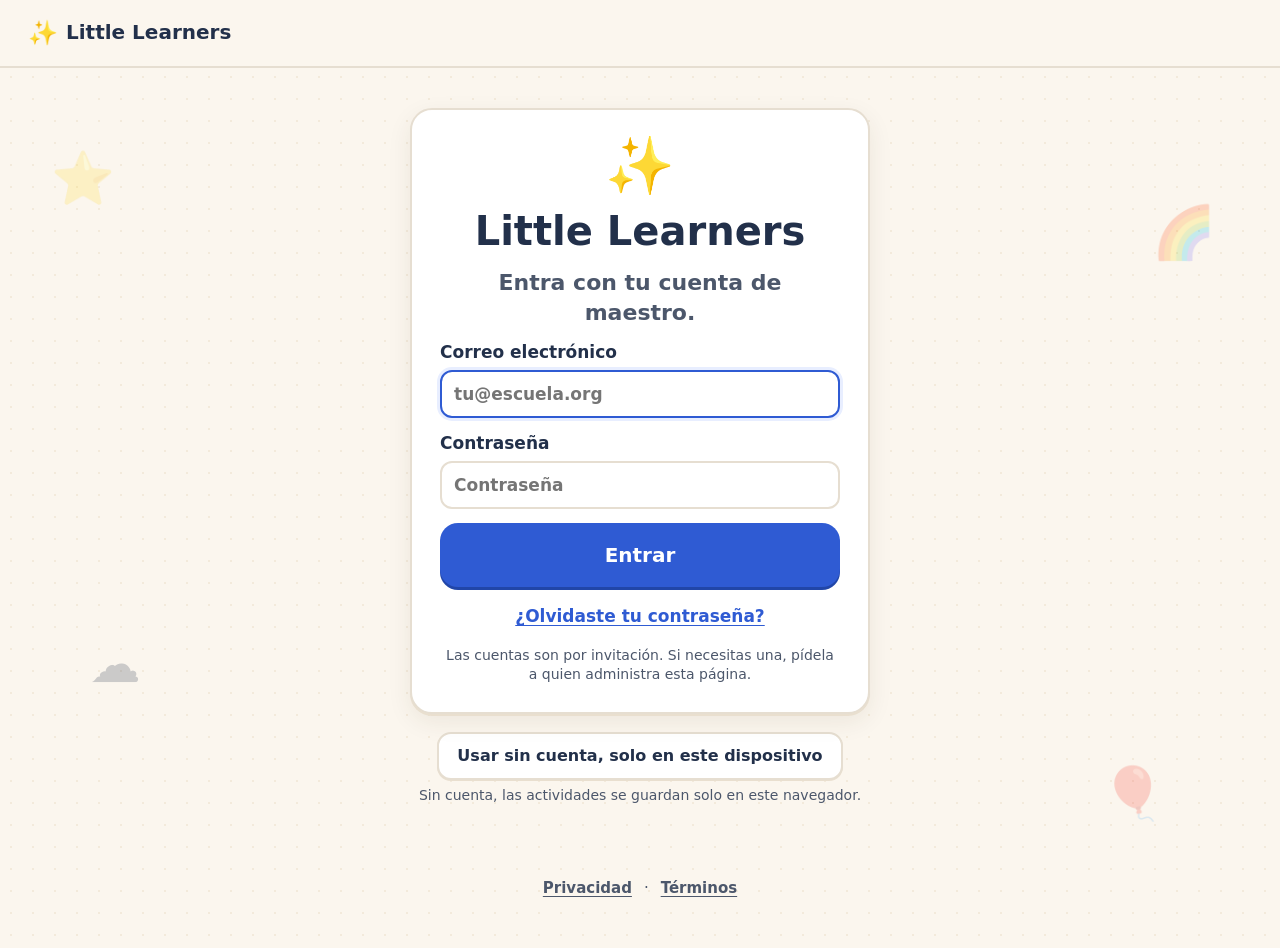
<file: versions/little-learners-activities-v123.html>
<!doctype html>
<html lang="es">
<head>
  <meta charset="utf-8">
  <meta name="viewport" content="width=device-width,initial-scale=1,viewport-fit=cover">
  <meta name="theme-color" content="#FBF6EE">
  <title>Little Learners Activities</title>
  <style>
/* Little Learners Activities — V122 styles
 * Designed for the Lenovo 10e Chromebook tablets (10.1", touch, Chrome) and the
 * classroom display. Big touch targets, no hover-only actions. */

:root {
  --bg: #FBF6EE;
  --bg-dots: #F3EADB;
  --surface: #FFFFFF;
  --surface-2: #F7F3EC;
  --ink: #22304A;
  --muted: #4C576B;
  --line: #E6DED1;
  --primary: #2F5BD3;
  --primary-ink: #FFFFFF;
  --primary-soft: #E8EEFF;
  --sun: #FFC94D;
  --good: #22C55E;
  --good-soft: #DCF7E6;
  --bad: #EF4444;
  --bad-soft: #FDE4E4;
  --warn-soft: #FFF3D6;
  --radius: 22px;
  --radius-sm: 14px;
  --shadow: 0 2px 0 #E9DFCF, 0 8px 24px rgba(60, 45, 20, .08);
  --shadow-press: 0 1px 0 #E9DFCF;
  /* Only fonts already on the device: no outside font service is contacted.
     ui-rounded = the rounded system font on iPhone/iPad/Mac. */
  --font: ui-rounded, 'SF Pro Rounded', 'Nunito', 'Varela Round', system-ui, -apple-system, 'Segoe UI', Roboto, 'Helvetica Neue', Arial, sans-serif;
  --appbar-h: 68px;
}

* { box-sizing: border-box; }
html, body { margin: 0; min-height: 100%; }
body {
  font-family: var(--font);
  color: var(--ink);
  background-color: var(--bg);
  background-image: radial-gradient(var(--bg-dots) 1.2px, transparent 1.2px);
  background-size: 22px 22px;
  font-size: 17px;
  line-height: 1.35;
  -webkit-tap-highlight-color: transparent;
}
[hidden] { display: none !important; }
h1, h2, h3 { margin: 0; line-height: 1.15; font-weight: 900; }
h1 { font-size: clamp(26px, 3.6vw, 40px); }
h2 { font-size: clamp(20px, 2.4vw, 26px); }
h3 { font-size: 18px; }
p { margin: 0; }
.muted { color: var(--muted); }
.small { font-size: 14px; }
.lead { font-size: clamp(17px, 2vw, 22px); color: var(--muted); font-weight: 700; }

/* ---------- Buttons ---------- */
button, input, select, textarea { font: inherit; color: inherit; }
button { cursor: pointer; touch-action: manipulation; }
.btn {
  display: inline-flex; align-items: center; justify-content: center; gap: 8px;
  min-height: 48px; padding: 10px 18px; border-radius: var(--radius-sm);
  border: 2px solid transparent; font-weight: 800; font-size: 16px; white-space: nowrap;
  background: var(--surface); color: var(--ink); box-shadow: var(--shadow-press);
  transition: transform .08s ease, filter .12s ease;
}
.btn:active { transform: translateY(1px); }
.btn:disabled { opacity: .45; cursor: not-allowed; }
.btn.primary { background: var(--primary); color: var(--primary-ink); box-shadow: 0 3px 0 #2146A8; }
.btn.primary:active { box-shadow: 0 1px 0 #2146A8; }
.btn.ghost { background: var(--surface); border-color: var(--line); }
.btn.soft { background: var(--primary-soft); color: var(--primary); }
.btn.danger { background: #DC2626; color: #fff; box-shadow: 0 3px 0 #A11D1D; }
.btn.danger-ghost { background: var(--surface); color: #B42318; border-color: #F3C3C3; }
.btn.big { min-height: 64px; font-size: 20px; padding: 12px 28px; border-radius: 18px; }
.btn.sm { min-height: 38px; padding: 6px 12px; font-size: 14px; border-radius: 11px; }
.icon-btn {
  display: inline-grid; place-items: center; width: 48px; height: 48px; padding: 0;
  border-radius: 14px; border: 2px solid var(--line); background: var(--surface);
  font-size: 22px; line-height: 1; box-shadow: var(--shadow-press);
}
.icon-btn.big { width: 64px; height: 64px; font-size: 32px; border-radius: 18px; }
.icon-btn:active { transform: translateY(1px); }
:focus-visible { outline: 4px solid #8DB0FF; outline-offset: 2px; }

/* ---------- App bar ---------- */
.appbar {
  position: sticky; top: 0; z-index: 20; height: var(--appbar-h);
  display: grid; grid-template-columns: auto 1fr auto; align-items: center; gap: 12px;
  padding: 0 clamp(12px, 2.5vw, 28px);
  background: rgba(251, 246, 238, .92); backdrop-filter: blur(6px);
  border-bottom: 2px solid var(--line);
}
.brand { display: flex; align-items: center; gap: 8px; font-weight: 900; font-size: 20px; }
.brand-mark { font-size: 24px; }
.appbar-center { display: flex; justify-content: center; min-width: 0; }
.appbar-right { display: flex; align-items: center; gap: 10px; }
.tabs { display: flex; gap: 4px; padding: 4px; background: var(--surface-2); border-radius: 16px; border: 2px solid var(--line); overflow-x: auto; max-width: 100%; }
.tab { border: 0; background: transparent; padding: 9px 14px; border-radius: 12px; font-weight: 800; color: var(--muted); white-space: nowrap; min-height: 42px; }
.tab[aria-selected="true"] { background: var(--surface); color: var(--ink); box-shadow: 0 1px 4px rgba(0,0,0,.08); }
.student-chip { display: flex; align-items: center; gap: 8px; font-weight: 900; font-size: 20px; padding: 6px 14px 6px 8px; background: var(--surface); border: 2px solid var(--line); border-radius: 999px; }
.student-chip .animal { font-size: 30px; line-height: 1; }

/* Hold-to-open teacher button (keeps little fingers out) */
.teacher-gate { position: relative; overflow: hidden; }
.teacher-gate .fill { position: absolute; inset: 0; background: var(--primary-soft); transform-origin: left; transform: scaleX(0); z-index: 0; }
.teacher-gate.holding .fill { transform: scaleX(1); transition: transform 1s linear; }
.teacher-gate span { position: relative; z-index: 1; }

/* ---------- Layout ---------- */
main { padding: clamp(14px, 2.5vw, 28px); max-width: 1240px; margin: 0 auto; }
.screen { animation: fadeIn .18s ease; }
@keyframes fadeIn { from { opacity: 0; transform: translateY(4px); } }
.panel { background: var(--surface); border-radius: var(--radius); box-shadow: var(--shadow); border: 2px solid var(--line); padding: clamp(16px, 2.5vw, 28px); }
.hero { text-align: center; margin: clamp(4px, 2vh, 22px) 0 clamp(16px, 3vh, 30px); display: grid; gap: 8px; }

/* ---------- Student picker ---------- */
.student-grid { display: grid; grid-template-columns: repeat(auto-fit, minmax(170px, 230px)); justify-content: center; gap: clamp(12px, 2vw, 22px); }
.student-card {
  display: grid; justify-items: center; gap: 6px; padding: 22px 12px 18px;
  border-radius: var(--radius); border: 3px solid var(--line); background: var(--surface);
  box-shadow: 0 4px 0 var(--line); font-weight: 900; font-size: 22px;
  transition: transform .1s ease;
}
.student-card:active { transform: translateY(3px); box-shadow: 0 1px 0 var(--line); }
.student-card .animal { font-size: clamp(64px, 9vw, 92px); line-height: 1.05; }
.student-card:nth-child(6n+1) { background: #FFF0F3; border-color: #F6C9D4; box-shadow: 0 4px 0 #F6C9D4; }
.student-card:nth-child(6n+2) { background: #EEF8EF; border-color: #BFE3C6; box-shadow: 0 4px 0 #BFE3C6; }
.student-card:nth-child(6n+3) { background: #FFF7E0; border-color: #F1D88E; box-shadow: 0 4px 0 #F1D88E; }
.student-card:nth-child(6n+4) { background: #EDF4FF; border-color: #BCD2F7; box-shadow: 0 4px 0 #BCD2F7; }
.student-card:nth-child(6n+5) { background: #F6EFFF; border-color: #D6C4F3; box-shadow: 0 4px 0 #D6C4F3; }
.student-card:nth-child(6n+6) { background: #FFF1E6; border-color: #F5CBA7; box-shadow: 0 4px 0 #F5CBA7; }

/* ---------- Library ---------- */
.library-head { display: flex; align-items: center; justify-content: space-between; gap: 12px; flex-wrap: wrap; margin-bottom: 18px; }
.library-actions { display: flex; gap: 10px; flex-wrap: wrap; }
.crumbs { display: flex; align-items: center; gap: 6px; flex-wrap: wrap; font-weight: 900; font-size: clamp(22px, 3vw, 32px); }
.crumbs button { border: 0; background: none; padding: 4px 6px; border-radius: 10px; font-weight: 900; color: var(--primary); }
.crumbs .sep { color: var(--muted); font-weight: 700; }
.crumbs .here { padding: 4px 6px; }
.back-btn { margin-right: 6px; }

.card-grid { display: grid; grid-template-columns: repeat(auto-fill, minmax(220px, 1fr)); gap: clamp(12px, 1.8vw, 20px); }
.card {
  position: relative; display: flex; flex-direction: column; text-align: left;
  min-height: 210px; padding: 0; border-radius: var(--radius); overflow: hidden;
  border: 2px solid var(--line); background: var(--surface); box-shadow: var(--shadow);
}
.card-main { flex: 1; display: flex; flex-direction: column; gap: 6px; padding: 16px; border: 0; background: transparent; text-align: left; width: 100%; }
.card-main:active { background: rgba(0,0,0,.03); }
/* The whole picture is shown (contain), never cropped; empty space gets a soft background. */
.card .cover { width: 100%; aspect-ratio: 4 / 3; object-fit: contain; border-radius: 14px; background: #fff; border: 2px solid var(--line); padding: 4px; }
.card .cover-placeholder { width: 100%; aspect-ratio: 4 / 3; border-radius: 14px; background: var(--primary-soft); display: grid; place-items: center; font-size: 46px; }
.card .name { font-size: 21px; font-weight: 900; line-height: 1.15; overflow-wrap: anywhere; }
.card .meta { font-size: 14px; font-weight: 800; color: var(--muted); }
.card.folder { background: var(--folder, #F8EDB8); border-color: rgba(0, 0, 0, .1); }
.card.folder .folder-icon { font-size: 58px; line-height: 1; filter: drop-shadow(0 2px 0 rgba(255,255,255,.6)); }
.card.up { background: var(--surface-2); border-style: dashed; }
.card.up .folder-icon { font-size: 44px; }
.badge { display: inline-flex; align-items: center; gap: 5px; align-self: flex-start; padding: 3px 10px; border-radius: 999px; font-size: 13px; font-weight: 900; }
.badge.visible { background: var(--good-soft); color: #13753A; }
.badge.hidden { background: var(--warn-soft); color: #8A5B08; }
.card-tools { display: flex; gap: 6px; padding: 0 12px 12px; }
.card-tools .btn { flex: 1; }
.card-tools .icon-btn { width: 38px; height: 38px; font-size: 18px; border-radius: 11px; flex: 0 0 auto; }
.empty { text-align: center; padding: 48px 16px; color: var(--muted); font-weight: 800; font-size: 20px; display: grid; gap: 14px; justify-items: center; }
.empty .big-emoji { font-size: 72px; }

/* Student mode: bigger, simpler cards */
.mode-student .card { min-height: 230px; border-width: 3px; }
.mode-student .card .name { font-size: 24px; }
.mode-student .teacher-only { display: none !important; }
.mode-teacher .student-only { display: none !important; }

/* ---------- Menus / modals / toasts ---------- */
.menu { position: fixed; z-index: 60; min-width: 200px; padding: 6px; background: var(--surface); border: 2px solid var(--line); border-radius: 16px; box-shadow: 0 16px 40px rgba(30, 30, 60, .2); display: grid; }
.menu button { border: 0; background: none; text-align: left; padding: 12px 14px; border-radius: 10px; font-weight: 800; min-height: 46px; }
.menu button:hover, .menu button:focus-visible { background: var(--primary-soft); }
.menu button.danger { color: #B42318; }
.modal-back { position: fixed; inset: 0; z-index: 70; background: rgba(28, 36, 56, .45); display: grid; place-items: center; padding: 16px; }
.modal { width: min(520px, 100%); max-height: 90vh; overflow: auto; background: var(--surface); border-radius: var(--radius); padding: 22px; display: grid; gap: 14px; box-shadow: 0 30px 80px rgba(20, 20, 50, .3); }
.modal.wide { width: min(720px, 100%); }
.modal-actions { display: flex; gap: 10px; justify-content: flex-end; flex-wrap: wrap; }
#toasts { position: fixed; bottom: 18px; left: 50%; transform: translateX(-50%); z-index: 90; display: grid; gap: 8px; width: min(520px, calc(100% - 24px)); pointer-events: none; }
.toast { padding: 12px 16px; border-radius: 14px; background: var(--ink); color: #fff; font-weight: 800; box-shadow: 0 10px 30px rgba(0,0,0,.2); transition: opacity .4s, transform .4s; }
.toast.error { background: #B42318; }
.toast.success { background: #15803D; }
.toast.out { opacity: 0; transform: translateY(8px); }

/* ---------- Forms ---------- */
.field { display: grid; gap: 6px; font-weight: 800; }
.field > span.hint { font-weight: 600; color: var(--muted); font-size: 14px; }
input[type=text], input[type=search], select, textarea {
  width: 100%; min-height: 48px; padding: 10px 12px; border-radius: 12px;
  border: 2px solid var(--line); background: var(--surface); font-weight: 600;
}
textarea { resize: vertical; min-height: 80px; }
input:focus, select:focus, textarea:focus { border-color: var(--primary); outline: none; box-shadow: 0 0 0 3px var(--primary-soft); }
.check { display: flex; align-items: center; gap: 10px; font-weight: 700; min-height: 40px; }
.check input { width: 22px; height: 22px; accent-color: var(--primary); }
.segmented { display: inline-flex; flex-wrap: wrap; gap: 4px; padding: 4px; border-radius: 14px; background: var(--surface-2); border: 2px solid var(--line); }
.segmented button { border: 0; background: transparent; border-radius: 10px; padding: 8px 12px; font-weight: 800; color: var(--muted); min-height: 40px; }
.segmented button[aria-pressed="true"] { background: var(--surface); color: var(--ink); box-shadow: 0 1px 4px rgba(0,0,0,.1); }
.switch { display: flex; align-items: center; gap: 12px; font-weight: 800; cursor: pointer; }
.switch input { appearance: none; width: 54px; height: 32px; border-radius: 999px; background: #D5D9E2; position: relative; transition: background .15s; cursor: pointer; flex: 0 0 auto; margin: 0; }
.switch input::after { content: ''; position: absolute; top: 4px; left: 4px; width: 24px; height: 24px; border-radius: 50%; background: #fff; box-shadow: 0 1px 3px rgba(0,0,0,.3); transition: left .15s; }
.switch input:checked { background: var(--good); }
.switch input:checked::after { left: 26px; }
.palette { display: grid; grid-template-columns: repeat(5, 1fr); gap: 8px; }
.swatch { height: 48px; border-radius: 12px; border: 3px solid transparent; }
.swatch[aria-pressed="true"] { border-color: var(--ink); box-shadow: inset 0 0 0 3px #fff; }
.animal-pick { display: grid; grid-template-columns: repeat(auto-fill, minmax(52px, 1fr)); gap: 6px; }
.animal-pick button { font-size: 30px; height: 52px; border-radius: 12px; border: 2px solid var(--line); background: var(--surface); }
.animal-pick button[aria-pressed="true"] { border-color: var(--primary); background: var(--primary-soft); }

/* ---------- Editor ---------- */
.editor-top { display: flex; align-items: center; gap: 10px; flex-wrap: wrap; margin-bottom: 16px; }
.editor-top .name-input { flex: 1 1 260px; font-size: 22px; font-weight: 900; min-height: 56px; }
.editor-layout { display: grid; grid-template-columns: 290px 1fr; gap: 18px; align-items: start; }
.editor-side { display: grid; gap: 14px; position: sticky; top: calc(var(--appbar-h) + 14px); max-height: calc(100vh - var(--appbar-h) - 28px); overflow: auto; padding-bottom: 6px; }
.settings-grid { display: grid; gap: 14px; }
.q-list { display: grid; gap: 8px; }
.q-item { display: grid; grid-template-columns: 34px 1fr; align-items: center; gap: 10px; padding: 10px; border-radius: 14px; border: 2px solid var(--line); background: var(--surface); text-align: left; min-height: 56px; }
.q-item .num { width: 34px; height: 34px; border-radius: 10px; display: grid; place-items: center; background: var(--surface-2); font-weight: 900; }
.q-item .txt { font-weight: 700; overflow: hidden; text-overflow: ellipsis; white-space: nowrap; }
.q-item[aria-current="true"] { border-color: var(--primary); background: var(--primary-soft); }
.q-item[aria-current="true"] .num { background: var(--primary); color: #fff; }
.q-item.problem .num { background: var(--bad-soft); color: #B42318; }
.q-editor { display: grid; gap: 16px; }
.q-editor-head { display: flex; align-items: center; justify-content: space-between; gap: 10px; flex-wrap: wrap; }
.q-tools { display: flex; gap: 6px; flex-wrap: wrap; }
.media-row { display: flex; gap: 10px; align-items: center; flex-wrap: wrap; }
.thumb { width: 84px; height: 84px; object-fit: contain; border-radius: 12px; border: 2px solid var(--line); background: #fff; }
.answers { display: grid; grid-template-columns: repeat(auto-fill, minmax(260px, 1fr)); gap: 12px; }
.answer { display: grid; gap: 10px; padding: 14px; border-radius: 18px; border: 3px solid var(--line); background: var(--surface-2); }
.answer.is-correct { border-color: #15803D; background: #F1FBF4; }
.answer-head { display: flex; align-items: center; justify-content: space-between; gap: 8px; }
.answer-letter { width: 36px; height: 36px; border-radius: 10px; display: grid; place-items: center; font-weight: 900; color: #fff; }
.correct-toggle { border: 2px solid var(--line); background: var(--surface); border-radius: 999px; padding: 6px 12px; font-weight: 900; min-height: 40px; color: var(--muted); }
.answer.is-correct .correct-toggle { background: #15803D; border-color: #15803D; color: #fff; }
.problem-box { padding: 12px 14px; border-radius: 14px; background: var(--bad-soft); color: #9F1D1D; font-weight: 800; }
.ok-box { padding: 12px 14px; border-radius: 14px; background: var(--good-soft); color: #13753A; font-weight: 800; }
.sub { padding: 12px; border-radius: 14px; background: var(--surface); border: 2px dashed var(--line); display: grid; gap: 10px; }

/* ---------- Teacher tool pages ---------- */
.tool-page { display: grid; gap: 18px; max-width: 860px; margin: 0 auto; }
.roster-list { display: grid; gap: 8px; }
.roster-row { display: flex; align-items: center; gap: 12px; padding: 10px 12px; border-radius: 14px; border: 2px solid var(--line); background: var(--surface); }
.roster-row .animal { font-size: 34px; }
.roster-row .nm { flex: 1; font-weight: 900; font-size: 19px; }
.meter { height: 12px; border-radius: 999px; background: var(--surface-2); border: 2px solid var(--line); overflow: hidden; }
.meter > div { height: 100%; background: var(--primary); }
.letters { display: flex; gap: 8px; flex-wrap: wrap; }
.letters label { display: grid; place-items: center; width: 56px; height: 56px; border-radius: 14px; border: 2px solid var(--line); background: var(--surface); font-weight: 900; font-size: 24px; cursor: pointer; }
.letters input { position: absolute; opacity: 0; pointer-events: none; }
.letters label:has(input:checked) { background: var(--primary); color: #fff; border-color: var(--primary); }
.image-groups { display: grid; gap: 12px; }
.image-slots { display: grid; grid-template-columns: repeat(auto-fill, minmax(150px, 1fr)); gap: 8px; }

/* ---------- Player ---------- */
.player { position: fixed; inset: 0; z-index: 50; background: var(--bg); padding: clamp(6px, 1.2vw, 14px); }
.player-shell { height: 100%; max-width: 1280px; margin: 0 auto; display: flex; flex-direction: column; gap: clamp(6px, 1vh, 12px); }
.player-top { display: grid; grid-template-columns: auto 1fr auto; align-items: center; gap: 12px; flex: 0 0 auto; }
.player-progress { display: flex; justify-content: center; gap: 8px; flex-wrap: wrap; }
.dot { width: 18px; height: 18px; border-radius: 50%; background: #E3DACB; border: 2px solid #D6CAB5; }
.dot.done { background: var(--sun); border-color: #E7AE24; }
.dot.now { background: var(--primary); border-color: #2146A8; transform: scale(1.25); }
.progress-text { font-weight: 900; color: var(--muted); font-size: 18px; }
.speaker:disabled { visibility: hidden; }
.player-body { flex: 1 1 auto; min-height: 0; display: flex; flex-direction: column; gap: clamp(8px, 1.4vh, 16px); }
.question { flex: 1 1 auto; min-height: 0; display: flex; flex-direction: column; align-items: center; justify-content: center; gap: clamp(6px, 1.2vh, 14px); background: var(--surface); border: 3px solid var(--line); border-radius: 28px; padding: clamp(8px, 1.6vh, 20px); box-shadow: var(--shadow); }
.question-text { font-weight: 900; text-align: center; font-size: clamp(24px, 6vh, 64px); line-height: 1.1; white-space: pre-wrap; overflow-wrap: anywhere; max-width: 100%; }
.question.has-image .question-text { font-size: clamp(20px, 4.2vh, 44px); }
.question-image { flex: 1 1 auto; min-height: 0; max-width: 100%; object-fit: contain; border-radius: 16px; }
.options { flex: 0 0 44%; min-height: 0; display: grid; gap: clamp(8px, 1.2vw, 14px); grid-template-columns: repeat(var(--cols, 2), minmax(0, 1fr)); grid-template-rows: repeat(var(--rows, 1), minmax(0, 1fr)); }
.options.five { grid-template-columns: repeat(6, minmax(0, 1fr)); }
.options.five .option:nth-child(-n+3) { grid-column: span 2; }
.options.five .option:nth-child(4) { grid-column: 2 / span 2; }
.options.five .option:nth-child(5) { grid-column: 4 / span 2; }
.option {
  position: relative; min-width: 0; min-height: 0; display: flex; flex-direction: column; align-items: center; justify-content: center; gap: 4px;
  padding: clamp(6px, 1vw, 12px); border-radius: 24px; border: 3px solid rgba(0,0,0,.08); background: var(--pastel, #F8FBFF);
  box-shadow: 0 5px 0 rgba(0,0,0,.08); font-weight: 900; color: var(--ink); container-type: size; overflow: hidden;
  transition: transform .08s ease;
}
.option:active:not(:disabled) { transform: translateY(3px); box-shadow: 0 2px 0 rgba(0,0,0,.08); }
.option:disabled { cursor: default; }
.option img { flex: 1 1 auto; min-height: 0; max-width: 100%; max-height: 100%; object-fit: contain; }
.option .label { line-height: 1.05; text-align: center; overflow-wrap: anywhere; max-width: 100%; font-size: clamp(18px, min(60cqi, 60cqh), 120px); }
.option.has-image .label { font-size: clamp(14px, min(14cqi, 18cqh), 44px); flex: 0 0 auto; }
.option.selected { border-color: var(--primary); box-shadow: 0 0 0 4px var(--primary-soft), 0 5px 0 rgba(0,0,0,.08); }
.option.flash-correct { animation: flashGood 1s steps(2, end) 2; border-color: #15803D; }
.option.flash-incorrect { animation: flashBad 1s steps(2, end) 2; border-color: #B91C1C; }
@keyframes flashGood { 0%, 49.999% { background: var(--good); } 50%, 100% { background: #fff; } }
@keyframes flashBad { 0%, 49.999% { background: var(--bad); } 50%, 100% { background: #fff; } }
/* The speaker scales with its answer box (cqmin) so it never covers the answer on small screens. */
.option .answer-sound { position: absolute; top: clamp(4px, 3cqmin, 10px); right: clamp(4px, 3cqmin, 10px); width: clamp(34px, 24cqmin, 72px); height: clamp(34px, 24cqmin, 72px); font-size: clamp(17px, 12cqmin, 36px); border-radius: clamp(10px, 5cqmin, 16px); z-index: 2; border-width: 2px; }
.finish { flex: 1; display: grid; place-content: center; justify-items: center; gap: 18px; text-align: center; }
.finish .stars { font-size: clamp(70px, 14vh, 140px); line-height: 1; animation: pop .5s ease; }
.finish h1 { font-size: clamp(34px, 7vh, 64px); }
@keyframes pop { from { transform: scale(.4); opacity: 0; } 70% { transform: scale(1.1); } }
.preview-banner { text-align: center; font-weight: 900; color: #8A5B08; background: var(--warn-soft); border-radius: 12px; padding: 4px 10px; font-size: 14px; }

/* ---------- Sonidos iniciales + result ---------- */
.sonidos-bar { display: flex; align-items: center; gap: 12px; margin-bottom: 10px; font-size: 22px; }
.sonidos-frame { width: 100%; height: calc(100vh - var(--appbar-h) - 120px); min-height: 480px; border: 0; border-radius: var(--radius); background: #fff; box-shadow: var(--shadow); }
.result-panel { max-width: 720px; margin: 0 auto; display: grid; gap: 12px; justify-items: center; text-align: center; }
.trophy { font-size: 72px; }
.score { font-size: 52px; font-weight: 900; color: var(--primary); }
.pill { padding: 6px 16px; border-radius: 999px; background: var(--primary-soft); color: var(--primary); font-weight: 900; }
.ranks { display: grid; gap: 6px; width: 100%; }
.rank { display: grid; grid-template-columns: 70px 40px 1fr auto; align-items: center; gap: 8px; padding: 10px 14px; border-radius: 12px; background: var(--surface-2); font-weight: 800; text-align: left; }
.rank.mine { background: var(--warn-soft); outline: 2px solid var(--sun); }

/* ---------- Responsive ---------- */
@media (max-width: 900px) {
  .editor-layout { grid-template-columns: 1fr; }
  .editor-side { position: static; max-height: none; }
  .q-list { grid-auto-flow: column; grid-auto-columns: minmax(150px, 1fr); overflow-x: auto; padding-bottom: 4px; }
}
/* Teacher tabs move to their own row on iPad portrait / narrow windows. */
@media (max-width: 1100px) {
  .mode-teacher .appbar { grid-template-columns: 1fr auto; grid-template-areas: 'brand right' 'center center'; row-gap: 6px; padding-bottom: 8px; }
  .mode-teacher .brand { grid-area: brand; }
  .mode-teacher .appbar-right { grid-area: right; }
  .mode-teacher .appbar-center { grid-area: center; }
  .mode-teacher .editor-side { top: calc(var(--appbar-h) + 70px); max-height: calc(100vh - var(--appbar-h) - 90px); }
}
@media (max-width: 600px) {
  .tab .tab-label { display: none; }
}
@media (max-width: 760px) {
  .tab { padding: 8px 10px; font-size: 14px; }
  .card-grid { grid-template-columns: repeat(auto-fill, minmax(160px, 1fr)); }
  .student-grid { grid-template-columns: repeat(auto-fill, minmax(140px, 1fr)); }
}
/* Portrait tablet: answers in two columns, a bit more room for them */
@media (orientation: portrait) {
  .options { flex-basis: 50%; }
  .options:not(.two) { --cols: 2 !important; --rows: var(--rows-portrait, 2) !important; }
  .options.five { grid-template-columns: repeat(2, minmax(0, 1fr)); }
  .options.five .option:nth-child(n) { grid-column: auto; }
  .options.five .option:nth-child(5) { grid-column: 1 / span 2; }
}
@media (max-height: 560px) {
  :root { --appbar-h: 56px; }
  .icon-btn.big { width: 52px; height: 52px; font-size: 26px; }
  .dot { width: 14px; height: 14px; }
}
@media (prefers-reduced-motion: reduce) {
  * { animation-duration: .01ms !important; transition-duration: .01ms !important; }
  .option.flash-correct, .option.flash-incorrect { animation-duration: 1s !important; }
}

/* =====================================================================
 * Device-specific layout: iPhone, iPad, Chromebook tablets, laptops and
 * widescreen monitors. Safe areas keep content clear of notches and the
 * iPhone home bar; dvh units avoid the iOS Safari toolbar overlap.
 * ===================================================================== */
html { -webkit-text-size-adjust: 100%; text-size-adjust: 100%; }
.appbar {
  padding-left: max(clamp(12px, 2.5vw, 28px), env(safe-area-inset-left));
  padding-right: max(clamp(12px, 2.5vw, 28px), env(safe-area-inset-right));
  padding-top: env(safe-area-inset-top);
  height: auto; min-height: calc(var(--appbar-h) + env(safe-area-inset-top));
}
main {
  padding-left: max(clamp(14px, 2.5vw, 28px), env(safe-area-inset-left));
  padding-right: max(clamp(14px, 2.5vw, 28px), env(safe-area-inset-right));
  padding-bottom: max(28px, calc(env(safe-area-inset-bottom) + 16px));
}
.player {
  height: 100vh; height: 100dvh;
  padding: max(clamp(6px, 1.2vw, 14px), env(safe-area-inset-top)) max(clamp(6px, 1.2vw, 14px), env(safe-area-inset-right)) max(clamp(6px, 1.2vw, 14px), env(safe-area-inset-bottom)) max(clamp(6px, 1.2vw, 14px), env(safe-area-inset-left));
}
.modal-back { padding: max(16px, env(safe-area-inset-top)) max(16px, env(safe-area-inset-right)) max(16px, env(safe-area-inset-bottom)) max(16px, env(safe-area-inset-left)); }
.modal { max-height: 90vh; max-height: 90dvh; }
#toasts { bottom: max(18px, calc(env(safe-area-inset-bottom) + 10px)); }
.sonidos-frame { height: calc(100vh - var(--appbar-h) - 120px); height: calc(100dvh - var(--appbar-h) - 120px); }

/* Kid-facing buttons: no text selection or iOS "copy" callout on long press. */
.student-card, .card-main, .option, .icon-btn, .teacher-gate, .tab, .segmented button {
  -webkit-user-select: none; user-select: none; -webkit-touch-callout: none;
}
/* Long names never push things off-screen. */
.card .name, .student-card span, .student-chip span, .crumbs .here, .crumbs button { overflow-wrap: anywhere; min-width: 0; }
.student-chip span:last-child { max-width: 32vw; overflow: hidden; text-overflow: ellipsis; white-space: nowrap; }
/* Hover effects only where a real mouse exists (avoids "sticky" hover on iPad). */
@media (hover: hover) {
  .btn:hover:not(:disabled) { filter: brightness(1.04); }
  .card-main:hover { background: rgba(0,0,0,.025); }
  .student-card:hover { transform: translateY(-2px); }
}

/* ---- Large monitors (1600px+) and widescreen (2200px+) ---- */
@media (min-width: 1600px) {
  body { font-size: 18px; }
  main { max-width: 1520px; }
  .card-grid { grid-template-columns: repeat(auto-fill, minmax(260px, 1fr)); }
  .student-grid { grid-template-columns: repeat(auto-fit, minmax(200px, 260px)); }
  .student-card .animal { font-size: 104px; }
  .player-shell { max-width: 1500px; }
  .editor-layout { grid-template-columns: 340px 1fr; }
}
@media (min-width: 2200px) {
  main { max-width: 1900px; }
  .card-grid { grid-template-columns: repeat(auto-fill, minmax(300px, 1fr)); }
  .player-shell { max-width: 1800px; }
}

/* ---- iPad portrait / small laptops ---- */
@media (max-width: 1024px) {
  .appbar { grid-template-columns: auto 1fr auto; }
}

/* ---- Phones (iPhone portrait, small Android) ---- */
@media (max-width: 640px) {
  body { font-size: 16px; }
  :root { --appbar-h: 60px; --radius: 18px; }
  /* Top bar: brand + buttons on row 1, teacher tabs/student name on row 2. */
  .appbar { grid-template-columns: 1fr auto; grid-template-areas: 'brand right' 'center center'; row-gap: 6px; padding-bottom: 8px; }
  .brand { grid-area: brand; }
  .appbar-right { grid-area: right; }
  .appbar-center { grid-area: center; justify-content: stretch; }
  .appbar-center:empty { display: none; }
  .appbar-center .tabs { width: 100%; justify-content: space-between; }
  .tab { flex: 1; padding: 8px 6px; font-size: 20px; }
  .student-chip { margin: 0 auto; }
  .student-chip span:last-child { max-width: 60vw; }
  .brand-name { display: inline; font-size: 18px; }

  .hero { margin: 6px 0 16px; }
  .student-grid { grid-template-columns: repeat(2, minmax(0, 1fr)); gap: 12px; }
  .student-card { padding: 16px 8px 14px; font-size: 19px; }
  .student-card .animal { font-size: 60px; }

  .library-head { margin-bottom: 12px; }
  .library-actions { width: 100%; }
  .library-actions .btn { flex: 1; }
  .crumbs { font-size: 22px; }
  .card-grid { grid-template-columns: repeat(2, minmax(0, 1fr)); gap: 10px; }
  .card, .mode-student .card { min-height: 0; }
  .card-main { padding: 12px; }
  .card .name, .mode-student .card .name { font-size: 18px; }
  .card .meta { font-size: 13px; }
  .card.folder .folder-icon { font-size: 44px; }
  .card .cover-placeholder { font-size: 36px; }
  .card-tools { padding: 0 10px 10px; }
  .badge { font-size: 12px; }

  .editor-top .name-input { flex-basis: 100%; order: -1; font-size: 20px; }
  .editor-top .btn { flex: 1; }
  .answers { grid-template-columns: 1fr; }
  .q-editor-head h2 { font-size: 20px; }
  .modal { padding: 18px; }
  .modal-actions { flex-direction: column-reverse; }
  .modal-actions .btn { width: 100%; }
  .roster-row { flex-wrap: wrap; }
  .roster-row .nm { flex-basis: calc(100% - 60px); }
  .rank { grid-template-columns: 48px 32px 1fr auto; padding: 8px 10px; }
  .palette { grid-template-columns: repeat(5, 1fr); }

  /* Player on a phone: a bit smaller chrome, more room for content. */
  .icon-btn.big { width: 54px; height: 54px; font-size: 26px; }
  .question { border-radius: 20px; }
  .option { border-radius: 18px; }
  .dot { width: 12px; height: 12px; }
  .player-progress { gap: 5px; }
}
@media (max-width: 360px) {
  .student-card .animal { font-size: 48px; }
  .card-grid { grid-template-columns: 1fr; }
}

/* ---- Phones in landscape (short screens) ---- */
@media (max-height: 500px) and (orientation: landscape) {
  .appbar { position: static; }
  .player-top { gap: 8px; }
  .icon-btn.big { width: 46px; height: 46px; font-size: 22px; border-radius: 14px; }
  .question { border-radius: 16px; padding: 6px; }
  .question-text { font-size: clamp(18px, 7vh, 40px); }
  .options { flex-basis: 52%; gap: 8px; }
  .editor-side { position: static; max-height: none; }
  .student-card .animal { font-size: 52px; }
}

/* ---------- Accessibility helpers, footer, info page ---------- */
.skip-link { position: absolute; left: 12px; top: -60px; z-index: 100; padding: 10px 16px; border-radius: 12px; background: var(--ink); color: #fff; font-weight: 800; text-decoration: none; }
.skip-link:focus { top: max(12px, env(safe-area-inset-top)); }
main:focus { outline: none; }
.site-footer { display: flex; flex-wrap: wrap; justify-content: center; align-items: center; gap: 4px 8px; margin-top: clamp(24px, 5vh, 48px); color: var(--muted); font-size: 15px; }
.site-footer button, .link-btn { border: 0; background: none; padding: 8px 4px; min-height: 40px; color: var(--muted); font-weight: 800; text-decoration: underline; text-underline-offset: 3px; }
.link-btn { color: var(--primary); padding: 4px 2px; min-height: 0; }
.info-page { gap: 16px; }
.info-toc { display: flex; flex-wrap: wrap; gap: 8px; }
.info-toc a { padding: 8px 14px; border-radius: 999px; background: var(--surface); border: 2px solid var(--line); color: var(--ink); font-weight: 800; text-decoration: none; }
.info-section { display: grid; gap: 10px; scroll-margin-top: calc(var(--appbar-h) + 16px); }
.info-section h3 { margin-top: 6px; }
.info-section ul { margin: 0; padding-left: 22px; display: grid; gap: 6px; }
.info-section p, .info-section li { max-width: 70ch; }

/* =====================================================================
 * Animation. Light on purpose: only transform/opacity, so it stays smooth
 * on the school tablets. Everything is switched off when the device asks
 * for reduced motion.
 * ===================================================================== */
@keyframes popIn { from { opacity: 0; transform: translateY(14px) scale(.92); } to { opacity: 1; transform: none; } }
@keyframes wave { 0%, 60%, 100% { transform: rotate(0); } 10%, 30% { transform: rotate(16deg); } 20%, 40% { transform: rotate(-10deg); } }
@keyframes wiggle { 0%, 100% { transform: rotate(0) scale(1); } 25% { transform: rotate(-9deg) scale(1.12); } 50% { transform: rotate(7deg) scale(1.12); } 75% { transform: rotate(-4deg) scale(1.06); } }
@keyframes bob { 0%, 100% { transform: translateY(0); } 50% { transform: translateY(-6px); } }
@keyframes floaty { 0%, 100% { transform: translate(0, 0) rotate(0); } 50% { transform: translate(10px, -16px) rotate(8deg); } }
@keyframes shake { 0%, 100% { transform: translateX(0); } 20% { transform: translateX(-9px); } 40% { transform: translateX(8px); } 60% { transform: translateX(-6px); } 80% { transform: translateX(4px); } }
@keyframes slideUp { from { opacity: 0; transform: translateY(24px); } to { opacity: 1; transform: none; } }
@keyframes toastIn { from { opacity: 0; transform: translateY(16px) scale(.96); } }
@keyframes confettiFall { 0% { transform: translate(0, 0) rotate(0); opacity: 1; } 100% { transform: translate(var(--dx), var(--dy)) rotate(var(--rot)); opacity: 0; } }
@keyframes sparkle { 0%, 100% { transform: scale(1) rotate(0); } 50% { transform: scale(1.18) rotate(12deg); } }

.hero h1 .wave { display: inline-block; transform-origin: 70% 80%; animation: wave 2.4s ease-in-out .4s 2; }
.brand-mark { display: inline-block; animation: sparkle 3s ease-in-out infinite; }
.animate-in > * { animation: popIn .42s cubic-bezier(.2, .9, .3, 1.2) both; animation-delay: calc(var(--i, 0) * 45ms); }
.student-card .animal { display: inline-block; }
.student-card.tapped .animal { animation: wiggle .45s ease !important; }
.mode-home .student-card:nth-child(3n+1) .animal { animation: bob 3.2s ease-in-out infinite; }
.mode-home .student-card:nth-child(3n+2) .animal { animation: bob 3.2s ease-in-out .9s infinite; }
.mode-home .student-card:nth-child(3n) .animal { animation: bob 3.2s ease-in-out 1.8s infinite; }
.card.folder.opening .folder-icon { animation: wiggle .4s ease; }
.toast { animation: toastIn .25s ease-out; }
.modal { animation: popIn .22s ease-out; }
.menu { animation: popIn .16s ease-out; }

/* Decorative floating shapes behind the "¿Quién eres?" screen */
.sky { position: fixed; inset: 0; z-index: -1; pointer-events: none; overflow: hidden; }
.sky span { position: absolute; font-size: clamp(28px, 4vw, 54px); opacity: .22; animation: floaty 9s ease-in-out infinite; }
.sky span:nth-child(1) { top: 16%; left: 4%; }
.sky span:nth-child(2) { top: 70%; left: 7%; animation-delay: -3s; }
.sky span:nth-child(3) { top: 22%; right: 5%; animation-delay: -6s; }
.sky span:nth-child(4) { bottom: 8%; right: 9%; animation-delay: -1.5s; }
.sky span:nth-child(5) { top: 48%; left: 48%; animation-delay: -4.5s; opacity: .12; }
body:not(.mode-home) .sky { display: none; }

/* Player */
.question.enter { animation: slideUp .35s ease-out both; }
.options.enter .option { animation: popIn .38s cubic-bezier(.2, .9, .3, 1.25) both; animation-delay: calc(120ms + var(--i, 0) * 70ms); }
.option.flash-incorrect { animation: flashBad 1s steps(2, end) 2, shake .45s ease; }
.speaker.talking { animation: sparkle .8s ease-in-out infinite; }
.dot { transition: transform .25s ease, background .25s ease; }
.finish > * { animation: popIn .5s cubic-bezier(.2, .9, .3, 1.25) both; }
.finish > *:nth-child(2) { animation-delay: .15s; }
.finish > *:nth-child(3) { animation-delay: .3s; }
.finish > *:nth-child(4) { animation-delay: .45s; }
.finish .stars { animation: pop .6s ease, sparkle 2.4s ease-in-out .8s infinite; }
.confetti { position: fixed; inset: 0; pointer-events: none; z-index: 80; overflow: hidden; }
.confetti i { position: absolute; width: 12px; height: 16px; border-radius: 3px; animation: confettiFall var(--dur, 1.2s) cubic-bezier(.2, .7, .4, 1) forwards; }
.confetti i.star { width: auto; height: auto; background: none !important; font-style: normal; font-size: 26px; }

/* Answer feedback always wins over the entrance animation. */
.options .option.flash-correct { animation: flashGood 1s steps(2, end) 2; }
.options .option.flash-incorrect { animation: flashBad 1s steps(2, end) 2, shake .45s ease; }

@media (prefers-reduced-motion: reduce) {
  .hero h1 .wave, .brand-mark, .animate-in > *, .student-card .animal, .sky span, .question.enter, .options.enter .option, .finish > *, .finish .stars, .speaker.talking, .modal, .menu, .toast { animation: none !important; }
  .confetti { display: none; }
  .options .option.flash-incorrect { animation: flashBad 1s steps(2, end) 2 !important; }
  .options .option.flash-correct { animation: flashGood 1s steps(2, end) 2 !important; }
}

/* ---------- Sign-in, PIN pad, sync badge ---------- */
.login-wrap { min-height: calc(100vh - var(--appbar-h) - 60px); min-height: calc(100dvh - var(--appbar-h) - 60px); display: grid; align-content: center; justify-items: center; gap: 18px; padding: 12px 0; }
.login-card { width: min(460px, 100%); display: grid; gap: 14px; text-align: center; animation: popIn .35s ease-out both; }
.login-logo { font-size: 56px; line-height: 1; animation: sparkle 3s ease-in-out infinite; }
.login-form { display: grid; gap: 14px; text-align: left; }
.login-form input { font-size: 17px; }
.login-alt { display: grid; gap: 6px; justify-items: center; text-align: center; }
.mode-login .appbar-right:empty { display: none; }
.pin-box { display: grid; gap: 14px; justify-items: center; }
.pin-dots { display: flex; gap: 12px; min-height: 22px; }
.pin-dots span { width: 18px; height: 18px; border-radius: 50%; border: 3px solid var(--primary); }
.pin-dots span.on { background: var(--primary); }
.pin-pad { display: grid; grid-template-columns: repeat(3, 72px); gap: 10px; }
.pin-pad button { height: 64px; border-radius: 18px; border: 2px solid var(--line); background: var(--surface); font-size: 26px; font-weight: 900; box-shadow: 0 3px 0 var(--line); }
.pin-pad button:active { transform: translateY(2px); box-shadow: 0 1px 0 var(--line); }
.pin-pad button.ok { background: var(--primary); color: #fff; border-color: var(--primary); box-shadow: 0 3px 0 #2146A8; }
.sync-badge { font-size: 20px; }
.sync-badge.spin { animation: spin 1.2s linear infinite; }
@keyframes spin { to { transform: rotate(360deg); } }
input[type=email], input[type=password] { width: 100%; min-height: 48px; padding: 10px 12px; border-radius: 12px; border: 2px solid var(--line); background: var(--surface); font-weight: 600; }
input[type=email]:focus, input[type=password]:focus { border-color: var(--primary); outline: none; box-shadow: 0 0 0 3px var(--primary-soft); }
@media (max-width: 400px) { .pin-pad { grid-template-columns: repeat(3, 64px); } .pin-pad button { height: 58px; } }
@media (prefers-reduced-motion: reduce) { .sync-badge.spin, .login-logo, .login-card { animation: none !important; } }

/* Student name + animal inside the quiz player */
.player-left { display: flex; align-items: center; gap: 10px; min-width: 0; }
.player-student { font-size: clamp(17px, 2.4vh, 22px); padding: 4px 14px 4px 6px; box-shadow: 0 2px 0 var(--line); }
.player-student .animal { font-size: clamp(28px, 4.5vh, 40px); }
.player-student span:last-child { max-width: min(40vw, 380px); overflow: hidden; text-overflow: ellipsis; white-space: nowrap; }
@media (max-width: 640px) {
  .player-top { grid-template-columns: auto auto; grid-template-areas: 'left speak' 'prog prog'; row-gap: 6px; }
  .player-left { grid-area: left; }
  .player-progress { grid-area: prog; }
  #playerSpeak { grid-area: speak; justify-self: end; }
  .player-student span:last-child { max-width: 42vw; }
}

/* Student pictures (when the teacher adds one instead of an animal) */
.avatar-img { width: 1.15em; height: 1.15em; object-fit: cover; border-radius: 50%; background: #fff; border: 3px solid #fff; box-shadow: 0 1px 4px rgba(0,0,0,.15); }
.student-card .avatar-img { width: clamp(70px, 10vw, 104px); height: clamp(70px, 10vw, 104px); }
.student-chip .avatar-img { width: 34px; height: 34px; border-width: 2px; }
.roster-row .avatar-img { width: 44px; height: 44px; }
img.loading-media { background: var(--surface-2); }
img.missing-media { visibility: hidden; }

/* Question navigation in the editor (separate from reordering) */
.q-nav { display: grid; grid-template-columns: auto 1fr auto; align-items: center; gap: 10px; padding: 8px; border-radius: 16px; background: var(--primary-soft); }
.q-nav h2 { text-align: center; }
.q-tools { align-items: center; }
@media (max-width: 640px) { .q-nav h2 { font-size: 18px; } .q-nav .btn { padding: 8px 10px; } }

</style>
</head>
<body class="mode-home">
  <a class="skip-link" href="#app">Saltar al contenido</a>
  <header class="appbar">
    <div class="brand"><span class="brand-mark" aria-hidden="true">✨</span><span class="brand-name">Little Learners</span></div>
    <div class="appbar-center" id="appbarCenter"></div>
    <div class="appbar-right" id="appbarRight"></div>
  </header>

  <div class="sky" aria-hidden="true"><span>⭐</span><span>☁️</span><span>🌈</span><span>🎈</span><span>✨</span></div>

  <main id="app" tabindex="-1">
    <!-- 0. Teacher sign-in (only when the site is connected to Supabase) -->
    <section id="screen-login" class="screen" hidden></section>
    <section id="screen-set-password" class="screen" hidden></section>

    <!-- 1. Who are you? -->
    <section id="screen-students" class="screen">
      <div class="hero">
        <h1><span class="wave" aria-hidden="true">👋</span> ¿Quién eres?</h1>
        <p class="lead">Busca tu animalito y tócalo.</p>
      </div>
      <div class="student-grid" id="studentGrid"></div>
      <footer class="site-footer">
        <button type="button" data-info="acerca">Acerca de</button><span aria-hidden="true">·</span>
        <button type="button" data-info="privacidad">Privacidad</button><span aria-hidden="true">·</span>
        <button type="button" data-info="terminos">Términos</button><span aria-hidden="true">·</span>
        <button type="button" data-info="accesibilidad">Accesibilidad</button>
        <span id="voiceCredit" hidden><span aria-hidden="true">·</span> Voces: <a href="https://elevenlabs.io" target="_blank" rel="noopener">ElevenLabs</a></span>
      </footer>
    </section>

    <!-- 2. Activity library (students see a read-only version) -->
    <section id="screen-library" class="screen" hidden>
      <div class="library-head">
        <nav class="crumbs" id="crumbs" aria-label="Ubicación"></nav>
        <div class="library-actions teacher-only">
          <button type="button" class="btn ghost" id="newFolderBtn">📁 Nueva carpeta</button>
          <button type="button" class="btn primary" id="newQuizBtn">＋ Nuevo quiz</button>
        </div>
      </div>
      <div class="card-grid" id="cardGrid"></div>
      <div class="empty" id="libraryEmpty" hidden></div>
    </section>

    <!-- 3. Quiz editor (teacher) -->
    <section id="screen-editor" class="screen" hidden></section>

    <!-- 4. Teacher tools: students, backup, Sonidos iniciales -->
    <section id="screen-students-admin" class="screen" hidden></section>
    <section id="screen-backup" class="screen" hidden></section>
    <section id="screen-sonidos-admin" class="screen" hidden></section>
    <section id="screen-info" class="screen" hidden></section>

    <!-- 5. Sonidos iniciales (original activity, unchanged) -->
    <section id="screen-sonidos" class="screen" hidden>
      <div class="sonidos-bar">
        <button type="button" class="icon-btn big" id="sonidosExit" aria-label="Salir">↩️</button>
        <strong id="sonidosTitle">🔤 Sonidos iniciales</strong>
      </div>
      <iframe id="sonidosFrame" class="sonidos-frame" title="Sonidos iniciales"></iframe>
    </section>

    <!-- 6. Sonidos iniciales result + today's ranking (kept from V121) -->
    <section id="screen-result" class="screen" hidden>
      <div class="panel result-panel">
        <div class="trophy" aria-hidden="true">🏆</div>
        <h1>¡Terminaste, <span id="resultName"></span>!</h1>
        <div class="score" id="resultScore"></div>
        <div class="pill" id="resultPlace"></div>
        <h2>🏅 Clasificación de hoy</h2>
        <p class="muted small" id="resultDate"></p>
        <div id="resultRanks" class="ranks"></div>
        <button type="button" class="btn primary big" id="resultOk">Aceptar ✓</button>
      </div>
    </section>
  </main>

  <!-- Full-screen quiz player -->
  <div id="player" class="player" hidden>
    <div class="player-shell">
      <div class="player-top">
        <div class="player-left">
          <button type="button" class="icon-btn big" id="playerExit" aria-label="Volver a las actividades">↩️</button>
          <div class="student-chip player-student" id="playerStudent" hidden></div>
        </div>
        <div class="player-progress" id="playerProgress" aria-label="Progreso"></div>
        <button type="button" class="icon-btn big speaker" id="playerSpeak" aria-label="Escuchar la pregunta">🔊</button>
      </div>
      <div class="player-body" id="playerBody"></div>
    </div>
  </div>

  <div id="toasts" aria-live="polite"></div>

  <script>
/* js/config.js */
/* Site details shown on the "Acerca de" (About) page.
 * Fill these in before sharing the site with other teachers. Anything left
 * empty is simply not shown. */
window.LL = window.LL || {};
LL.config = {
  version: 'V123',
  // Who runs this site, e.g. 'Sra. García · Escuela Primaria Lincoln'
  owner: 'Geovanny Cobos',
  // How people can reach you about privacy or problems, e.g. an email address
  contact: '',
  // Supabase project used for teacher sign-in and cloud sync. The publishable
  // key is designed to be public; the database's row-level security decides
  // what each signed-in teacher can see. Leave both empty to run without accounts.
  supabaseUrl: 'https://abbtbaupzdzdvtkunmtf.supabase.co',
  supabaseKey: 'sb_publishable_u15W-YbsRlA3JnS-nRX39A_pI_0tTQ9',
  // Where password-reset and invitation emails send people back to.
  siteUrl: 'https://gcobos79.github.io/Little-Learners-Activities/',
  // Date the privacy policy and terms were last updated
  policyUpdated: '25 de octubre de 2026',
};

</script>
  <script>
/* js/store.js */
/* Little Learners Activities — data layer.
 *
 * Everything is saved in this browser's localStorage, using the SAME keys and
 * the SAME object shapes as V121, so quizzes and folders made in earlier
 * versions open here unchanged.
 *
 *   ll-activities-v10-templates  quizzes (type:'quiz') and older quick_sort templates
 *   ll-activities-v90-folders    folders {id, name, parentId, color}
 *   ll-demo-v2:<date>:red:<cfg>  daily Sonidos iniciales scores (unchanged from V121)
 *
 * New in V122 (new keys only, nothing old is rewritten):
 *   ll-v122-roster               students shown on the "¿Quién eres?" screen
 *   ll-v122-sonidos              Sonidos iniciales settings
 *   ll-v122-editor-draft         unsaved quiz-editor work, for recovery
 */
window.LL = window.LL || {};
(function () {
  const KEYS = {
    library: 'll-activities-v10-templates',
    folders: 'll-activities-v90-folders',
    roster: 'll-v122-roster',
    sonidos: 'll-v122-sonidos',
    draft: 'll-v122-editor-draft',
    pin: 'll-v122-pin',               // hashed teacher PIN for shared tablets
    voice: 'll-v122-voice',           // { enabled, voiceId } for the ElevenLabs voice
    settingsAt: 'll-v122-settings-at',
  };
  // Keys that are copied to the teacher's cloud account when signed in.
  const SYNCED = new Set([KEYS.library, KEYS.folders, KEYS.roster, KEYS.sonidos, KEYS.pin, KEYS.voice]);
  const SETTINGS = new Set([KEYS.roster, KEYS.sonidos, KEYS.pin, KEYS.voice]);
  let applyingRemote = false;
  /** Run fn without telling the sync module (used when applying data downloaded from the cloud). */
  function quietly(fn) { applyingRemote = true; try { return fn(); } finally { applyingRemote = false; } }
  const nowISO = () => new Date().toISOString();

  const DEFAULT_ROSTER = [
    { name: 'Abigail', animal: '🐱' }, { name: 'Daniel', animal: '🦖' },
    { name: 'Camila', animal: '🦋' }, { name: 'Lucas', animal: '🦆' },
    { name: 'Emma', animal: '🐼' }, { name: 'Mateo', animal: '🐸' },
  ];

  const DEFAULT_SONIDOS = {
    lang: 'es', per: 8, speed: 45, mode: 'practice',
    letters: ['M', 'P', 'S', 'L', 'F'], fixedImages: null, showToStudents: false,
  };

  const FOLDER_COLORS = [
    ['Rosa', '#F6D6D6'], ['Melocotón', '#F9DEC9'], ['Amarillo', '#F8EDB8'],
    ['Verde menta', '#CDEBDD'], ['Verde suave', '#DCECCB'], ['Celeste', '#CFE8F7'],
    ['Azul lavanda', '#D9DDF7'], ['Lila', '#E9D5F5'], ['Lavanda rosada', '#F3D8E8'],
    ['Gris claro', '#E7E9ED'],
  ];

  const ANIMALS = ['🐱', '🐶', '🦖', '🦆', '🐸', '🐼', '🦋', '🦁', '🐰', '🐻', '🐨', '🐯', '🐵', '🐧', '🐢', '🐙', '🦄', '🐝', '🐞', '🦊', '🐮', '🐷', '🐳', '🦒'];

  function readJSON(key, fallback) {
    try {
      const raw = localStorage.getItem(key);
      if (raw == null) return fallback;
      const v = JSON.parse(raw);
      return v == null ? fallback : v;
    } catch { return fallback; }
  }

  function writeJSON(key, value) {
    try {
      localStorage.setItem(key, JSON.stringify(value));
      if (!applyingRemote && SYNCED.has(key)) {
        if (SETTINGS.has(key)) localStorage.setItem(KEYS.settingsAt, JSON.stringify(nowISO()));
        if (LL.sync) LL.sync.schedule();
      }
      return true;
    } catch (e) {
      LL.ui && LL.ui.toast('No se pudo guardar. El almacenamiento del navegador podría estar lleno.', 'error');
      console.warn('Save failed', key, e);
      return false;
    }
  }

  const clone = (x) => JSON.parse(JSON.stringify(x));
  const uid = (prefix) => prefix + '-' + Date.now().toString(36) + '-' + Math.random().toString(36).slice(2, 10);
  const byName = (a, b) => String(a.name).localeCompare(String(b.name), 'es', { sensitivity: 'base' });

  /* ---------- Library (quizzes) ---------- */
  function readLibrary() {
    const a = readJSON(KEYS.library, []);
    return Array.isArray(a) ? a : [];
  }
  function writeLibrary(a) { return writeJSON(KEYS.library, a); }

  /** Latest version of every quiz family (same rule as V121). */
  function quizzes() {
    const latest = new Map();
    for (const t of readLibrary()) {
      if (t.type !== 'quiz') continue;
      const fam = t.familyId || t.id;
      const old = latest.get(fam);
      if (!old || Number(t.version) > Number(old.version)) {
        latest.set(fam, old ? { ...t, folderId: t.folderId || old.folderId || null } : t);
      } else if (!old.folderId && t.folderId) {
        old.folderId = t.folderId;
      }
    }
    return [...latest.values()].sort(byName);
  }

  function getQuiz(id) { return quizzes().find((q) => q.id === id) || null; }

  /** A quiz is shown to students only when it is marked visible and has questions. */
  function isReady(q) {
    return q && q.config && q.config.visibility === 'visible' &&
      Array.isArray(q.config.questions) && q.config.questions.length > 0;
  }

  /** Create or update a quiz in place (V121 behavior: same id, same version). */
  function saveQuiz(quiz) {
    const all = readLibrary();
    const now = new Date().toISOString();
    const idx = quiz.id ? all.findIndex((x) => x.id === quiz.id && x.type === 'quiz') : -1;
    if (idx >= 0) {
      all[idx] = { ...all[idx], name: quiz.name, config: clone(quiz.config), updatedAt: now };
    } else {
      const id = uid('quiz');
      quiz.id = id;
      all.push({ id, familyId: id, type: 'quiz', name: quiz.name, version: 1, folderId: quiz.folderId || null, config: clone(quiz.config), createdAt: now, updatedAt: now });
    }
    return writeLibrary(all) ? quiz.id : null;
  }

  function duplicateQuiz(id) {
    const q = getQuiz(id);
    if (!q) return null;
    const names = new Set(quizzes().map((x) => x.name));
    let name = q.name + ' (copia)', n = 2;
    while (names.has(name)) name = q.name + ' (copia ' + (n++) + ')';
    const copy = { name, folderId: q.folderId || null, config: { ...clone(q.config), visibility: 'hidden' } };
    return saveQuiz(copy);
  }

  /** Deletes every saved version of the quiz, so an older one can't reappear. */
  function deleteQuiz(id) {
    const all = readLibrary();
    const t = all.find((x) => x.id === id);
    if (!t) return false;
    const fam = t.familyId || t.id;
    return writeLibrary(all.filter((x) => (x.familyId || x.id) !== fam));
  }

  function moveQuiz(id, folderId) {
    const all = readLibrary();
    const t = all.find((x) => x.id === id);
    if (!t) return false;
    const fam = t.familyId || t.id;
    const now = nowISO();
    all.forEach((x) => { if ((x.familyId || x.id) === fam) { x.folderId = folderId || null; x.updatedAt = now; } });
    return writeLibrary(all);
  }

  /* ---------- Folders ---------- */
  function folders() {
    const a = readJSON(KEYS.folders, []);
    return Array.isArray(a) ? a : [];
  }
  function writeFolders(a) { return writeJSON(KEYS.folders, a); }
  function getFolder(id) { return folders().find((f) => f.id === id) || null; }

  function saveFolder(folder) {
    const all = folders();
    const f = folder.id && all.find((x) => x.id === folder.id);
    if (f) { f.name = folder.name; f.color = folder.color; f.updatedAt = nowISO(); }
    else all.push({ id: 'folder-' + Date.now() + '-' + Math.random().toString(36).slice(2, 7), name: folder.name, parentId: folder.parentId || null, color: folder.color, updatedAt: nowISO() });
    return writeFolders(all);
  }

  const folderKey = (name) => String(name || '').trim().toLocaleLowerCase('es').normalize('NFC');
  /** Creation time encoded in ids like "folder-1792914497974-abcde" (used to pick the original). */
  const folderBorn = (f) => { const m = /(\d{10,})/.exec(f.id || ''); return m ? Number(m[1]) : Number.MAX_SAFE_INTEGER; };

  /** Is there already a folder with this name in the same place? */
  function folderNameTaken(name, parentId, exceptId) {
    const k = folderKey(name);
    return folders().some((f) => f.id !== exceptId && (f.parentId || null) === (parentId || null) && folderKey(f.name) === k);
  }

  /** Join folders that have the same name in the same place (e.g. after bringing in old
   *  activities). The oldest one is kept; everything inside the others moves into it.
   *  Every device picks the same folder, so tablets agree. Returns how many were merged. */
  function mergeDuplicateFolders() {
    let all = folders(), lib = readLibrary(), merged = 0, guard = 0, changed = true;
    const now = nowISO();
    while (changed && guard++ < 20) {
      changed = false;
      const groups = new Map();
      for (const f of all) {
        const k = (f.parentId || '') + '\u0000' + folderKey(f.name);
        if (!groups.has(k)) groups.set(k, []);
        groups.get(k).push(f);
      }
      for (const g of groups.values()) {
        if (g.length < 2) continue;
        g.sort((a, b) => folderBorn(a) - folderBorn(b) || String(a.id).localeCompare(String(b.id)));
        const keep = g[0];
        for (const dup of g.slice(1)) {
          all.forEach((x) => { if (x.parentId === dup.id) { x.parentId = keep.id; x.updatedAt = now; } });
          lib.forEach((x) => { if (x.folderId === dup.id) { x.folderId = keep.id; x.updatedAt = now; } });
          all = all.filter((x) => x.id !== dup.id);
          merged++; changed = true;
        }
      }
    }
    if (merged) { writeLibrary(lib); writeFolders(all); }
    return merged;
  }

  /** Delete a folder; anything inside moves up to its parent so nothing is lost. */
  function deleteFolder(id) {
    const all = folders();
    const f = all.find((x) => x.id === id);
    if (!f) return false;
    const parent = f.parentId || null;
    const now = nowISO();
    all.forEach((x) => { if (x.parentId === id) { x.parentId = parent; x.updatedAt = now; } });
    const lib = readLibrary();
    lib.forEach((x) => { if (x.folderId === id) { x.folderId = parent; x.updatedAt = now; } });
    return writeLibrary(lib) && writeFolders(all.filter((x) => x.id !== id));
  }

  function moveFolder(id, parentId) {
    const all = folders();
    const f = all.find((x) => x.id === id);
    if (!f) return false;
    // Prevent moving a folder inside itself or one of its own subfolders.
    let p = parentId;
    while (p) { if (p === id) return false; p = (all.find((x) => x.id === p) || {}).parentId; }
    f.parentId = parentId || null;
    f.updatedAt = nowISO();
    const ok = writeFolders(all);
    mergeDuplicateFolders(); // moving next to a folder with the same name joins them
    return ok;
  }

  /** ["Mis actividades", "Español", "Letras"] style trail for a folder id. */
  function folderTrail(id) {
    const all = folders(), trail = [];
    let cur = id, guard = 0;
    while (cur && guard++ < 50) {
      const f = all.find((x) => x.id === cur);
      if (!f) break;
      trail.unshift(f);
      cur = f.parentId;
    }
    return trail;
  }

  function folderPathLabel(f) { return folderTrail(f.id).map((x) => x.name).join(' / '); }

  /** True when the folder (or any subfolder) contains at least one of `entries`. */
  function folderHas(id, allFolders, entries) {
    return entries.some((t) => (t.folderId || null) === id) ||
      allFolders.some((f) => (f.parentId || null) === id && folderHas(f.id, allFolders, entries));
  }

  /* ---------- Roster ---------- */
  function roster() {
    const r = readJSON(KEYS.roster, null);
    if (Array.isArray(r)) return r;
    // Signed in: the real class list comes from the database, never the sample names.
    return LL.cloud && LL.cloud.signedIn() ? [] : clone(DEFAULT_ROSTER);
  }
  function saveRoster(r) { return writeJSON(KEYS.roster, r); }

  /* ---------- Sonidos iniciales ---------- */
  function sonidos() { return { ...DEFAULT_SONIDOS, ...readJSON(KEYS.sonidos, {}) }; }
  function saveSonidos(s) { return writeJSON(KEYS.sonidos, s); }

  function todayChicago() {
    const parts = new Intl.DateTimeFormat('en-CA', { timeZone: 'America/Chicago', year: 'numeric', month: '2-digit', day: '2-digit' }).formatToParts(new Date());
    const v = Object.fromEntries(parts.map((p) => [p.type, p.value]));
    return `${v.year}-${v.month}-${v.day}`;
  }
  // Same key format as V121, so today's ranking keeps working.
  function sonidosScoreKey(c) {
    return 'll-demo-v2:' + todayChicago() + ':red:' + JSON.stringify([c.lang, c.per, c.letters.slice().sort(), c.mode]);
  }
  function sonidosScores(c) { return readJSON(sonidosScoreKey(c), {}); }
  function saveSonidosScores(c, data) { return writeJSON(sonidosScoreKey(c), data); }

  /* ---------- Teacher PIN and voice ---------- */
  function pinHash() { return readJSON(KEYS.pin, null); }
  function savePinHash(h) { return writeJSON(KEYS.pin, h || null); }
  function voice() { return { enabled: true, voiceId: '', ...readJSON(KEYS.voice, {}) }; }
  function saveVoice(v) { return writeJSON(KEYS.voice, v); }
  function settingsAt() { return readJSON(KEYS.settingsAt, null); }

  /* ---------- Draft (unsaved editor work) ---------- */
  function readDraft() { return readJSON(KEYS.draft, null); }
  function writeDraft(d) { try { localStorage.setItem(KEYS.draft, JSON.stringify(d)); } catch { /* best effort */ } }
  function clearDraft() { try { localStorage.removeItem(KEYS.draft); } catch { /* ignore */ } }

  /* ---------- Backup ---------- */
  const BACKUP_KEYS = [KEYS.library, KEYS.folders, KEYS.roster, KEYS.sonidos];

  function exportBackup(folderId) {
    let lib = readLibrary(), fol = folders();
    if (folderId) {
      // Export one folder (with its subfolders and quizzes) to share with another teacher.
      const ids = new Set([folderId]);
      let grew = true;
      while (grew) { grew = false; for (const f of fol) if (f.parentId && ids.has(f.parentId) && !ids.has(f.id)) { ids.add(f.id); grew = true; } }
      fol = fol.filter((f) => ids.has(f.id)).map((f) => (f.id === folderId ? { ...f, parentId: null } : f));
      lib = lib.filter((t) => t.type === 'quiz' && ids.has(t.folderId));
      return { app: 'little-learners-activities', format: 1, exportedAt: new Date().toISOString(), kind: 'folder', data: { [KEYS.library]: lib, [KEYS.folders]: fol } };
    }
    const data = {};
    for (const k of BACKUP_KEYS) { const v = readJSON(k, null); if (v != null) data[k] = v; }
    return { app: 'little-learners-activities', format: 1, exportedAt: new Date().toISOString(), kind: 'all', data };
  }

  function validateBackup(b) {
    return b && b.app === 'little-learners-activities' && b.data && typeof b.data === 'object';
  }

  /** mode 'merge' adds/updates by id; mode 'replace' overwrites everything in the file. */
  function importBackup(b, mode) {
    if (!validateBackup(b)) throw new Error('Este archivo no es un respaldo de Little Learners Activities.');
    const d = b.data;
    const mergeById = (current, incoming) => {
      const map = new Map(current.map((x) => [x.id, x]));
      for (const x of incoming) {
        const old = map.get(x.id);
        if (!old || !old.updatedAt || !x.updatedAt || x.updatedAt >= old.updatedAt) map.set(x.id, x);
      }
      return [...map.values()];
    };
    const counts = { quizzes: 0, folders: 0 };
    if (Array.isArray(d[KEYS.library])) {
      counts.quizzes = d[KEYS.library].filter((x) => x.type === 'quiz').length;
      writeLibrary(mode === 'replace' ? d[KEYS.library] : mergeById(readLibrary(), d[KEYS.library]));
    }
    if (Array.isArray(d[KEYS.folders])) {
      counts.folders = d[KEYS.folders].length;
      writeFolders(mode === 'replace' ? d[KEYS.folders] : mergeById(folders(), d[KEYS.folders]));
    }
    if (Array.isArray(d[KEYS.roster])) {
      if (mode === 'replace') saveRoster(d[KEYS.roster]);
      else {
        const r = roster();
        for (const s of d[KEYS.roster]) if (!r.some((x) => x.name.toLowerCase() === String(s.name).toLowerCase())) r.push(s);
        saveRoster(r);
      }
    }
    if (d[KEYS.sonidos] && mode === 'replace') saveSonidos(d[KEYS.sonidos]);
    return counts;
  }

  /** Approximate bytes used by this app in localStorage. */
  function storageUsed() {
    let n = 0;
    try {
      for (let i = 0; i < localStorage.length; i++) {
        const k = localStorage.key(i);
        if (k && k.startsWith('ll-')) n += (k.length + (localStorage.getItem(k) || '').length) * 2;
      }
    } catch { /* ignore */ }
    return n;
  }

  /** Removes every Little Learners key (all versions) from this browser. */
  function deleteAllData() {
    const keys = [];
    for (let i = 0; i < localStorage.length; i++) { const k = localStorage.key(i); if (k && k.startsWith('ll-')) keys.push(k); }
    keys.forEach((k) => localStorage.removeItem(k));
    // Keep the student list empty instead of falling back to the demo names.
    quietly(() => writeJSON(KEYS.roster, []));
    return keys.length;
  }

  /* ---------- Quiz helpers ---------- */
  function newOption() {
    return { id: uid('quiz'), text: '', readTextEnabled: false, readText: '', audioMode: 'none', image: '', audio: '', correct: false };
  }
  function newQuestion(optionCount = 4) {
    return { id: uid('quiz'), text: '', readTextEnabled: false, readText: '', audioMode: 'voice', emoji: '', image: '', audio: '', correctCount: 1, options: Array.from({ length: optionCount }, newOption) };
  }
  function newQuiz(folderId) {
    return { id: null, name: '', folderId: folderId || null, config: { lang: 'es', mode: 'practice', questionOrder: 'fixed', answerOrder: 'fixed', visibility: 'hidden', coverImage: '', questions: [newQuestion()] } };
  }

  /** Returns '' when the question is complete, otherwise a short message. Same rules as V121. */
  function questionProblem(q) {
    const visible = String(q.text || '').trim() || String(q.image || '').trim() || String(q.emoji || '').trim();
    const altVoice = q.readTextEnabled && String(q.readText || '').trim() && (q.audioMode || 'voice') === 'voice';
    const fileAudio = q.audioMode === 'file' && LL.media.isAudio(q.audio);
    if (!(visible || altVoice || fileAudio)) return 'Escribe la pregunta, agrega una imagen o un audio.';
    if (q.options.length < 2 || q.options.length > 6) return 'Cada pregunta necesita de 2 a 6 respuestas.';
    const empty = q.options.map((o, i) => (!(String(o.text || '').trim() || o.image || o.audio) ? String.fromCharCode(65 + i) : null)).filter(Boolean);
    if (empty.length) return 'Completa la respuesta ' + empty.join(', ') + '.';
    const correct = q.options.filter((o) => o.correct).length;
    if (correct === 0) return 'Marca cuál es la respuesta correcta.';
    if (correct > 2) return 'Marca como máximo 2 respuestas correctas.';
    if (q.options.length === 2 && correct > 1) return 'Con 2 respuestas, solo una puede ser correcta.';
    return '';
  }

  LL.store = {
    KEYS, FOLDER_COLORS, ANIMALS, clone, uid, byName,
    readLibrary, quizzes, getQuiz, isReady, saveQuiz, duplicateQuiz, deleteQuiz, moveQuiz,
    folders, getFolder, saveFolder, deleteFolder, moveFolder, folderNameTaken, mergeDuplicateFolders, folderTrail, folderPathLabel, folderHas,
    roster, saveRoster, sonidos, saveSonidos, pinHash, savePinHash, voice, saveVoice, settingsAt, quietly, readJSON, writeJSON, writeLibrary, writeFolders, sonidosScores, saveSonidosScores, todayChicago,
    readDraft, writeDraft, clearDraft,
    exportBackup, importBackup, validateBackup, storageUsed, deleteAllData,
    newOption, newQuestion, newQuiz, questionProblem,
  };
})();

</script>
  <script>
/* js/ui.js */
/* Shared UI helpers: element builder, dialogs, toasts, media and sound. */
window.LL = window.LL || {};
(function () {
  const $ = (sel, root = document) => root.querySelector(sel);
  const $$ = (sel, root = document) => [...root.querySelectorAll(sel)];

  /** el('button.btn.primary', {onclick, type:'button'}, 'Texto', childNode) */
  function el(spec, props, ...children) {
    const [head, ...classes] = spec.split('.');
    let id = null;
    if (classes.length && classes[classes.length - 1].includes('#')) { const [c, i] = classes.pop().split('#'); classes.push(c); id = i; }
    const [tag, hid] = head.split('#');
    const node = document.createElement(tag || 'div');
    if (hid || id) node.id = hid || id;
    if (classes.length) node.className = classes.join(' ');
    if (props && (typeof props !== 'object' || props instanceof Node || Array.isArray(props))) { children.unshift(props); props = null; }
    for (const [k, v] of Object.entries(props || {})) {
      if (v == null || v === false) continue;
      if (k.startsWith('on') && typeof v === 'function') node.addEventListener(k.slice(2), v);
      else if (k === 'style' && typeof v === 'object') Object.assign(node.style, v);
      else if (k === 'dataset') Object.assign(node.dataset, v);
      else if (k === 'text') node.textContent = v;
      else if (k === 'html') node.innerHTML = v;
      else if (k === 'src' && LL.media && LL.media.isRef(v)) LL.media.attach(node, v); // stored file: load it
      else if (k in node && typeof v !== 'string') node[k] = v;
      else node.setAttribute(k, v === true ? '' : v);
    }
    for (const c of children.flat()) if (c != null && c !== false) node.append(c instanceof Node ? c : document.createTextNode(String(c)));
    return node;
  }

  /* ---------- Toasts ---------- */
  function toast(message, kind = 'info') {
    let host = $('#toasts');
    if (!host) { host = el('div', { id: 'toasts', 'aria-live': 'polite' }); document.body.append(host); }
    while (host.children.length >= 2) host.firstChild.remove(); // never pile up messages
    const t = el('div.toast.' + kind, { role: kind === 'error' ? 'alert' : 'status' }, message);
    host.append(t);
    setTimeout(() => t.classList.add('out'), 3200);
    setTimeout(() => t.remove(), 3700);
  }

  /* ---------- Dialogs ---------- */
  function dialog({ title, body, actions, wide }) {
    return new Promise((resolve) => {
      const back = el('div.modal-back');
      const box = el('div.modal' + (wide ? '.wide' : ''), { role: 'dialog', 'aria-modal': 'true', 'aria-label': title || 'Diálogo' });
      if (title) box.append(el('h2', title));
      if (body) box.append(body instanceof Node ? body : el('p.muted', body));
      const row = el('div.modal-actions');
      const opener = document.activeElement;
      const close = (v) => { back.remove(); document.removeEventListener('keydown', onKey, true); if (opener && opener.isConnected) opener.focus(); resolve(v); };
      for (const a of actions) row.append(el('button.btn' + (a.kind ? '.' + a.kind : ''), { type: 'button', onclick: () => { const v = a.value instanceof Function ? a.value() : a.value; if (v !== undefined) close(v); } }, a.label));
      box.append(row);
      back.append(box);
      back.addEventListener('click', (e) => { if (e.target === back) close(null); });
      // Escape closes; Tab stays inside the dialog (keyboard users don't get lost behind it).
      const onKey = (e) => {
        if (e.key === 'Escape') { e.stopPropagation(); close(null); return; }
        if (e.key !== 'Tab') return;
        const f = [...box.querySelectorAll('button,input,select,textarea,[tabindex]:not([tabindex="-1"])')].filter((x) => !x.disabled && x.offsetParent !== null);
        if (!f.length) return;
        if (e.shiftKey && document.activeElement === f[0]) { e.preventDefault(); f[f.length - 1].focus(); }
        else if (!e.shiftKey && document.activeElement === f[f.length - 1]) { e.preventDefault(); f[0].focus(); }
      };
      document.addEventListener('keydown', onKey, true);
      document.body.append(back);
      setTimeout(() => { const f = box.querySelector('input,select,textarea') || row.lastChild; f && f.focus(); }, 30);
    });
  }

  const confirmDialog = (title, message, okLabel = 'Aceptar', danger = false) =>
    dialog({ title, body: message, actions: [{ label: 'Cancelar', kind: 'ghost', value: false }, { label: okLabel, kind: danger ? 'danger' : 'primary', value: true }] });

  /* ---------- Media ---------- */
  function readFileAsDataURL(file) {
    return new Promise((resolve, reject) => {
      const r = new FileReader();
      r.onload = () => resolve(String(r.result || ''));
      r.onerror = () => reject(new Error('No se pudo leer el archivo.'));
      r.readAsDataURL(file);
    });
  }

  /** Shrinks an image so it fits in `max` px and stores it as JPEG (saves browser space). */
  async function imageFileToDataURL(file, max = 1200, quality = 0.82) {
    if (!file || !file.type.startsWith('image/')) throw new Error('Elige un archivo de imagen.');
    if (file.size > 15 * 1024 * 1024) throw new Error('La imagen es muy grande (más de 15 MB).');
    const src = await readFileAsDataURL(file);
    const img = await new Promise((res, rej) => { const i = new Image(); i.onload = () => res(i); i.onerror = () => rej(new Error('No se pudo abrir esa imagen.')); i.src = src; });
    const scale = Math.min(1, max / Math.max(img.width, img.height));
    const c = document.createElement('canvas');
    c.width = Math.max(1, Math.round(img.width * scale));
    c.height = Math.max(1, Math.round(img.height * scale));
    const ctx = c.getContext('2d');
    ctx.fillStyle = '#fff'; ctx.fillRect(0, 0, c.width, c.height); // transparent PNGs get a white background
    ctx.drawImage(img, 0, 0, c.width, c.height);
    // WebP is ~25-35% smaller than JPEG at the same quality. Browsers that can't
    // make WebP (older Safari) return PNG instead, so JPEG is used there.
    const webp = c.toDataURL('image/webp', quality);
    const jpeg = c.toDataURL('image/jpeg', quality);
    return webp.startsWith('data:image/webp') && webp.length <= jpeg.length ? webp : jpeg;
  }

  async function audioFileToDataURL(file) {
    if (!file || !file.type.startsWith('audio/')) throw new Error('Elige un archivo de audio.');
    if (file.size > 5 * 1024 * 1024) throw new Error('El audio debe pesar 5 MB o menos.');
    return readFileAsDataURL(file);
  }

  function pickFile(accept) {
    return new Promise((resolve) => {
      const input = el('input', { type: 'file', accept, style: { display: 'none' } });
      input.addEventListener('change', () => { resolve(input.files && input.files[0] || null); input.remove(); });
      document.body.append(input);
      input.click();
    });
  }

  function download(filename, text) {
    const a = el('a', { href: URL.createObjectURL(new Blob([text], { type: 'application/json' })), download: filename });
    document.body.append(a); a.click();
    setTimeout(() => { URL.revokeObjectURL(a.href); a.remove(); }, 500);
  }

  function formatBytes(n) {
    if (n < 1024) return n + ' B';
    if (n < 1024 * 1024) return (n / 1024).toFixed(0) + ' KB';
    return (n / 1024 / 1024).toFixed(1) + ' MB';
  }

  /* ---------- Sound ---------- */
  function speak(text, lang) {
    if (!text || !('speechSynthesis' in window)) return;
    try {
      speechSynthesis.cancel();
      const u = new SpeechSynthesisUtterance(String(text));
      u.lang = lang === 'en' ? 'en-US' : 'es-ES';
      u.rate = 0.9;
      speechSynthesis.speak(u);
    } catch (e) { console.warn('speech failed', e); }
  }

  let currentAudio = null;
  let playToken = 0;
  function playAudio(src) {
    stopSound();
    if (!src) return;
    const token = ++playToken;
    const start = (u) => { if (token !== playToken) return; currentAudio = new Audio(u); currentAudio.play().catch(() => {}); };
    if (LL.media && LL.media.isRef(src)) LL.media.resolve(src).then(start).catch(() => {});
    else start(src);
  }
  function stopSound() {
    playToken++;
    if ('speechSynthesis' in window) speechSynthesis.cancel();
    if (currentAudio) { currentAudio.pause(); currentAudio = null; }
  }

  // One shared AudioContext (creating one per answer can fail on low-end tablets).
  let audioCtx = null;
  /** Correct = bright "magic wand" notes (V112). Wrong = game-show buzzer, ~1.5 s (V120). */
  function feedbackTone(isCorrect) {
    try {
      const Ctx = window.AudioContext || window.webkitAudioContext;
      if (!Ctx) return;
      if (!audioCtx || audioCtx.state === 'closed') audioCtx = new Ctx();
      if (audioCtx.state === 'suspended') audioCtx.resume().catch(() => {});
      const now = audioCtx.currentTime;
      const notes = isCorrect
        ? [{ f: 783.99, t: 0, d: 0.12, level: 0.1125, type: 'sine' }, { f: 987.77, t: 0.075, d: 0.14, level: 0.1125, type: 'sine' }, { f: 1174.66, t: 0.15, d: 0.16, level: 0.1125, type: 'sine' }, { f: 1567.98, t: 0.22, d: 0.2, level: 0.09, type: 'sine' }, { f: 2349.32, t: 0.19, d: 0.12, level: 0.045, type: 'sine' }]
        : [{ f: 185, t: 0, d: 1.46, level: 0.16, type: 'square' }, { f: 155.56, t: 0.025, d: 1.42, level: 0.12, type: 'sawtooth' }];
      for (const n of notes) {
        const osc = audioCtx.createOscillator(), gain = audioCtx.createGain();
        osc.type = n.type;
        osc.frequency.setValueAtTime(n.f, now + n.t);
        gain.gain.setValueAtTime(0.0001, now + n.t);
        gain.gain.exponentialRampToValueAtTime(n.level, now + n.t + 0.018);
        gain.gain.exponentialRampToValueAtTime(0.0001, now + n.t + n.d);
        osc.connect(gain); gain.connect(audioCtx.destination);
        osc.start(now + n.t); osc.stop(now + n.t + n.d + 0.02);
      }
    } catch { /* sound is optional */ }
  }

  function shuffle(a) {
    const r = [...a];
    for (let i = r.length - 1; i > 0; i--) { const j = Math.floor(Math.random() * (i + 1)); [r[i], r[j]] = [r[j], r[i]]; }
    return r;
  }

  /* iPhone/iPad only allow sound after a tap. On the first tap anywhere we
   * "unlock" speech and Web Audio so later automatic reading works. */
  function unlockSound() {
    document.removeEventListener('pointerdown', unlockSound, true);
    try {
      const Ctx = window.AudioContext || window.webkitAudioContext;
      if (Ctx && !audioCtx) audioCtx = new Ctx();
      if (audioCtx && audioCtx.state === 'suspended') audioCtx.resume().catch(() => {});
    } catch { /* ignore */ }
    try { if ('speechSynthesis' in window) { const u = new SpeechSynthesisUtterance(' '); u.volume = 0; speechSynthesis.speak(u); } } catch { /* ignore */ }
  }
  document.addEventListener('pointerdown', unlockSound, true);

  /** Small confetti burst from a point (or the screen center). DOM-only, ~1 s. */
  function confetti(x, y, count = 26) {
    if (window.matchMedia && matchMedia('(prefers-reduced-motion: reduce)').matches) return;
    const colors = ['#FFC94D', '#2F5BD3', '#22C55E', '#F472B6', '#FB923C', '#38BDF8'];
    const box = el('div.confetti', { 'aria-hidden': 'true' });
    const cx = x != null ? x : innerWidth / 2, cy = y != null ? y : innerHeight / 2;
    for (let i = 0; i < count; i++) {
      const star = i % 6 === 0;
      const p = el('i' + (star ? '.star' : ''), star ? '⭐' : null);
      const ang = Math.random() * Math.PI * 2, dist = 120 + Math.random() * 220;
      p.style.left = cx + 'px'; p.style.top = cy + 'px';
      p.style.background = colors[i % colors.length];
      p.style.setProperty('--dx', Math.cos(ang) * dist + 'px');
      p.style.setProperty('--dy', Math.sin(ang) * dist + 120 + 'px');
      p.style.setProperty('--rot', (Math.random() * 720 - 360) + 'deg');
      p.style.setProperty('--dur', (0.9 + Math.random() * 0.6) + 's');
      box.append(p);
    }
    document.body.append(box);
    setTimeout(() => box.remove(), 1700);
  }

  /** Give the children of a container a staggered "pop in". */
  function stagger(container) {
    container.classList.remove('animate-in');
    [...container.children].forEach((c, i) => c.style.setProperty('--i', String(Math.min(i, 14))));
    void container.offsetWidth;
    container.classList.add('animate-in');
  }

  LL.ui = { $, $$, el, toast, dialog, confirmDialog, readFileAsDataURL, imageFileToDataURL, audioFileToDataURL, pickFile, download, formatBytes, speak, playAudio, stopSound, feedbackTone, shuffle, confetti, stagger };
})();

</script>
  <script>
/* js/cloud.js */
/* Minimal Supabase client (sign-in, database, storage, functions) using plain fetch.
 * No outside script is loaded. The publishable key in config.js is meant to be
 * public; what each teacher can read or change is enforced by the database
 * (row-level security), not by this file. */
window.LL = window.LL || {};
(function () {
  const SESSION_KEY = 'll-v122-session';
  const cfg = () => LL.config || {};
  const enabled = () => !!(cfg().supabaseUrl && cfg().supabaseKey);
  const base = () => String(cfg().supabaseUrl).replace(/\/$/, '');

  function readSession() { try { return JSON.parse(localStorage.getItem(SESSION_KEY) || 'null'); } catch { return null; } }
  function writeSession(s) { try { if (s) localStorage.setItem(SESSION_KEY, JSON.stringify(s)); else localStorage.removeItem(SESSION_KEY); } catch { /* ignore */ } }

  class CloudError extends Error { constructor(msg, status, code) { super(msg); this.status = status; this.code = code; } }

  async function call(path, { method = 'GET', body, token, headers = {}, raw = false } = {}) {
    const h = { apikey: cfg().supabaseKey, ...headers };
    if (token) h.Authorization = 'Bearer ' + token;
    if (body !== undefined && !(body instanceof Blob)) h['Content-Type'] = 'application/json';
    let res;
    try {
      res = await fetch(base() + path, { method, headers: h, body: body === undefined ? undefined : (body instanceof Blob ? body : JSON.stringify(body)) });
    } catch (e) {
      throw new CloudError('Sin conexión a internet.', 0, 'offline');
    }
    if (raw) { if (!res.ok) throw new CloudError('Error ' + res.status, res.status); return res; }
    const text = await res.text();
    let data = null;
    try { data = text ? JSON.parse(text) : null; } catch { data = text; }
    if (!res.ok) {
      const msg = (data && (data.error_description || data.msg || data.message || data.error)) || ('Error ' + res.status);
      throw new CloudError(String(msg), res.status, data && (data.error_code || data.code || data.error));
    }
    return data;
  }

  function storeTokens(d) {
    const s = {
      access_token: d.access_token,
      refresh_token: d.refresh_token,
      expires_at: d.expires_at || Math.floor(Date.now() / 1000) + Number(d.expires_in || 3600),
      user: d.user ? { id: d.user.id, email: d.user.email } : (readSession() || {}).user,
    };
    writeSession(s);
    return s;
  }

  /* ---------- Auth ---------- */
  async function signIn(email, password) {
    const d = await call('/auth/v1/token?grant_type=password', { method: 'POST', body: { email, password } });
    return storeTokens(d);
  }

  let refreshing = null;
  async function refresh() {
    const s = readSession();
    if (!s || !s.refresh_token) throw new CloudError('No hay sesión.', 401, 'no_session');
    if (!refreshing) {
      refreshing = call('/auth/v1/token?grant_type=refresh_token', { method: 'POST', body: { refresh_token: s.refresh_token } })
        .then(storeTokens)
        .catch((e) => { if (e.status === 400 || e.status === 401) writeSession(null); throw e; })
        .finally(() => { refreshing = null; });
    }
    return refreshing;
  }

  /** A valid access token, refreshed when it is about to expire. */
  async function token() {
    const s = readSession();
    if (!s) throw new CloudError('No hay sesión.', 401, 'no_session');
    if (s.expires_at - 60 < Date.now() / 1000) return (await refresh()).access_token;
    return s.access_token;
  }

  async function signOut() {
    const s = readSession();
    writeSession(null);
    if (s) { try { await call('/auth/v1/logout', { method: 'POST', token: s.access_token }); } catch { /* already signed out */ } }
  }

  function redirectUrl() {
    if (/^https?:/.test(location.protocol)) return location.origin + location.pathname;
    return cfg().siteUrl || '';
  }

  async function sendPasswordReset(email) {
    const rt = redirectUrl();
    await call('/auth/v1/recover' + (rt ? '?redirect_to=' + encodeURIComponent(rt) : ''), { method: 'POST', body: { email } });
  }

  async function setPassword(password) {
    return call('/auth/v1/user', { method: 'PUT', token: await token(), body: { password } });
  }

  /** Handles links from invitation / password-reset emails (#access_token=…&type=invite). */
  async function handleRedirect() {
    const h = new URLSearchParams(location.hash.replace(/^#/, ''));
    if (h.get('error') || h.get('error_description')) {
      history.replaceState(null, '', location.pathname + location.search);
      return { error: h.get('error_description') || h.get('error') };
    }
    if (!h.get('access_token')) return null;
    const s = storeTokens({ access_token: h.get('access_token'), refresh_token: h.get('refresh_token'), expires_in: h.get('expires_in'), expires_at: Number(h.get('expires_at')) || undefined });
    history.replaceState(null, '', location.pathname + location.search);
    try {
      const u = await call('/auth/v1/user', { token: s.access_token });
      s.user = { id: u.id, email: u.email };
      writeSession(s);
    } catch { /* keep tokens; user info fills in later */ }
    return { type: h.get('type') || 'signin' };
  }

  function user() { const s = readSession(); return s && s.user ? s.user : null; }
  function signedIn() { return enabled() && !!readSession(); }

  /* ---------- Database (PostgREST) ---------- */
  async function select(table, query) {
    return call('/rest/v1/' + table + '?' + query, { token: await token() });
  }
  async function upsert(table, rows, onConflict) {
    if (!rows.length) return [];
    return call('/rest/v1/' + table + '?on_conflict=' + onConflict, { method: 'POST', token: await token(), body: rows, headers: { Prefer: 'resolution=merge-duplicates,return=minimal' } });
  }
  async function patch(table, query, body) {
    return call('/rest/v1/' + table + '?' + query, { method: 'PATCH', token: await token(), body, headers: { Prefer: 'return=minimal' } });
  }
  async function remove(table, query) {
    return call('/rest/v1/' + table + '?' + query, { method: 'DELETE', token: await token(), headers: { Prefer: 'return=minimal' } });
  }

  /* ---------- Storage & functions ---------- */
  async function download(bucket, path) {
    const res = await call('/storage/v1/object/authenticated/' + bucket + '/' + path.split('/').map(encodeURIComponent).join('/'), { token: await token(), raw: true });
    return res.blob();
  }
  async function listFiles(bucket, prefix) {
    return call('/storage/v1/object/list/' + bucket, { method: 'POST', token: await token(), body: { prefix, limit: 1000, offset: 0 } });
  }
  async function removeFiles(bucket, paths) {
    if (!paths.length) return null;
    return call('/storage/v1/object/' + bucket, { method: 'DELETE', token: await token(), body: { prefixes: paths } });
  }
  async function uploadFile(bucket, path, blob) {
    return call('/storage/v1/object/' + bucket + '/' + path.split('/').map(encodeURIComponent).join('/'), { method: 'POST', token: await token(), body: blob, headers: { 'x-upsert': 'true', 'Content-Type': blob.type || 'application/octet-stream' } });
  }
  async function rpc(fn, args) {
    return call('/rest/v1/rpc/' + fn, { method: 'POST', token: await token(), body: args });
  }
  async function insert(table, rows, select) {
    return call('/rest/v1/' + table + (select ? '?select=' + select : ''), { method: 'POST', token: await token(), body: rows, headers: { Prefer: select ? 'return=representation' : 'return=minimal' } });
  }
  async function invoke(name, body) {
    return call('/functions/v1/' + name, { method: 'POST', token: await token(), body });
  }

  LL.cloud = { enabled, signIn, signOut, refresh, token, sendPasswordReset, setPassword, handleRedirect, user, signedIn, select, upsert, patch, remove, download, uploadFile, listFiles, removeFiles, invoke, rpc, insert, CloudError };
})();

</script>
  <script>
/* js/media.js */
/* Pictures and audio stored in Supabase Storage (bucket "quiz-media").
 *
 * In the app, a stored file is written as a reference:  sb:quiz-media/<teacher>/<hash>.jpg
 * Pictures added while offline or without an account stay as data: URLs until
 * they can be uploaded. Files are named by a hash of their content, so the same
 * picture is only stored once. Downloaded files are kept in the browser's cache
 * so tablets can show them again without internet. */
window.LL = window.LL || {};
(function () {
  const BUCKET = 'quiz-media';
  const PREFIX = 'sb:' + BUCKET + '/';
  const urls = new Map(); // ref -> object URL
  const pending = new Map();

  const isRef = (v) => typeof v === 'string' && v.startsWith(PREFIX);
  const isImage = (v) => typeof v === 'string' && (v.startsWith('data:image/') || (isRef(v) && /\.(jpe?g|png|webp|gif)$/i.test(v)));
  const isAudio = (v) => typeof v === 'string' && (v.startsWith('data:audio/') || (isRef(v) && /\.(mp3|m4a|mp4|aac|wav|webm|ogg)$/i.test(v)));
  const toRef = (path) => (path ? PREFIX + path : '');
  const toPath = (ref) => (isRef(ref) ? ref.slice(PREFIX.length) : null);

  async function cacheGet(ref) {
    try { if (!('caches' in window)) return null; const c = await caches.open('ll-media-v1'); const r = await c.match('https://ll-media.local/' + ref); return r ? r.blob() : null; } catch { return null; }
  }
  async function cachePut(ref, blob) {
    try { if ('caches' in window) { const c = await caches.open('ll-media-v1'); await c.put('https://ll-media.local/' + ref, new Response(blob)); } } catch { /* ignore */ }
  }

  /** A URL the browser can show/play for a reference (or the value itself if it's already a URL). */
  async function resolve(ref) {
    if (!isRef(ref)) return ref;
    if (urls.has(ref)) return urls.get(ref);
    if (pending.has(ref)) return pending.get(ref);
    const p = (async () => {
      let blob = await cacheGet(ref);
      if (!blob) { blob = await LL.cloud.download(BUCKET, toPath(ref)); cachePut(ref, blob); }
      const u = URL.createObjectURL(blob);
      urls.set(ref, u);
      return u;
    })().finally(() => pending.delete(ref));
    pending.set(ref, p);
    return p;
  }

  /** Point an <img>/<audio> at a reference; it fills in when the file arrives. */
  function attach(node, ref) {
    node.dataset.ref = ref;
    node.classList.add('loading-media');
    resolve(ref).then((u) => { if (node.dataset.ref === ref) { node.src = u; node.classList.remove('loading-media'); } })
      .catch(() => { node.classList.remove('loading-media'); node.classList.add('missing-media'); });
  }

  function dataUrlToBlob(dataUrl) {
    const [head, b64] = dataUrl.split(',');
    const type = (/data:([^;]+)/.exec(head) || [])[1] || 'application/octet-stream';
    const bin = atob(b64);
    const bytes = new Uint8Array(bin.length);
    for (let i = 0; i < bin.length; i++) bytes[i] = bin.charCodeAt(i);
    return new Blob([bytes], { type });
  }

  const EXT = { 'image/jpeg': 'jpg', 'image/png': 'png', 'image/webp': 'webp', 'image/gif': 'gif', 'audio/mpeg': 'mp3', 'audio/mp3': 'mp3', 'audio/mp4': 'm4a', 'audio/x-m4a': 'm4a', 'audio/aac': 'aac', 'audio/wav': 'wav', 'audio/x-wav': 'wav', 'audio/webm': 'webm', 'audio/ogg': 'ogg' };

  async function hashOf(text) {
    try {
      const buf = await crypto.subtle.digest('SHA-256', new TextEncoder().encode(text));
      return [...new Uint8Array(buf)].slice(0, 16).map((b) => b.toString(16).padStart(2, '0')).join('');
    } catch {
      let h = 0x811c9dc5; for (let i = 0; i < text.length; i += 7) { h ^= text.charCodeAt(i); h = Math.imul(h, 0x01000193) >>> 0; }
      return h.toString(16) + '-' + text.length.toString(16);
    }
  }

  /** Upload a data: URL (picture or audio) and return its reference. Refs pass through unchanged. */
  async function upload(value, folder) {
    if (!value || isRef(value) || !String(value).startsWith('data:')) return value;
    const me = LL.cloud.user();
    if (!me) return value;
    const blob = dataUrlToBlob(value);
    const ext = EXT[blob.type] || (blob.type.startsWith('image/') ? 'jpg' : 'mp3');
    const path = me.id + '/' + folder + '/' + (await hashOf(value)) + '.' + ext;
    await LL.cloud.uploadFile(BUCKET, path, blob);
    const ref = toRef(path);
    urls.set(ref, URL.createObjectURL(blob));
    cachePut(ref, blob);
    return ref;
  }

  /** Turn a reference back into a data: URL (used when downloading a backup file). */
  async function toDataUrl(value) {
    if (!isRef(value)) return value;
    try {
      const u = await resolve(value);
      let blob = await (await fetch(u)).blob();
      // Make sure the file type is right even if the server sent a generic one.
      if (!/^(image|audio)\//.test(blob.type)) {
        const ext = (/\.([a-z0-9]+)$/i.exec(value) || [])[1] || '';
        const type = Object.keys(EXT).find((k) => EXT[k] === ext.toLowerCase()) || (ext === 'jpg' ? 'image/jpeg' : '');
        if (type) blob = new Blob([blob], { type });
      }
      return await LL.ui.readFileAsDataURL(blob);
    } catch { return ''; }
  }

  /** Copy of a backup with every stored file put back inside it, so the file works anywhere. */
  async function inlineBackup(b) {
    const out = JSON.parse(JSON.stringify(b));
    const d = out.data || {};
    const fix = async (obj, key) => { if (obj && isRef(obj[key])) obj[key] = await toDataUrl(obj[key]); };
    for (const e of d[LL.store.KEYS.library] || []) {
      const c = e.config || {};
      await fix(c, 'coverImage');
      for (const q of c.questions || []) {
        await fix(q, 'image'); await fix(q, 'audio'); delete q.tts;
        for (const o of q.options || []) { await fix(o, 'image'); await fix(o, 'audio'); delete o.tts; }
      }
    }
    for (const s of d[LL.store.KEYS.roster] || []) { await fix(s, 'avatar'); delete s.id; }
    return out;
  }

  LL.media = { BUCKET, isRef, isImage, isAudio, toRef, toPath, resolve, attach, upload, toDataUrl, inlineBackup };
})();

</script>
  <script>
/* js/sync.js */
/* Cloud sync with the Supabase database (V123).
 *
 * Where things live in the database:
 *   students                      the class list (name, animal, optional picture)
 *   folders                       folders of activities
 *   quizzes / quiz_questions /    each quiz, its questions and its answer options
 *   quiz_options
 *   storage bucket "quiz-media"   pictures and audio files
 *   ll_settings                   PIN, voice and Sonidos iniciales settings
 *
 * The app keeps a copy on the device so it is fast and works offline. When a
 * teacher is signed in, changes are uploaded in the background and changes made
 * on other devices are downloaded. The newest change wins; deletions reach every
 * tablet. Downloads use the server's clock, so a tablet with a wrong clock still
 * gets everything. */
window.LL = window.LL || {};
(function () {
  const S = LL.store;
  const STATE_KEY = 'll-v123-sync';
  const OLD_STATE_KEY = 'll-v122-sync';
  const EPOCH = '1970-01-01T00:00:00Z';
  const ANIMALS = S.ANIMALS;
  let timer = null, running = null, again = false;
  const listeners = new Set();

  const ts = (x) => { const n = Date.parse(x || ''); return Number.isFinite(n) ? n : 0; };
  const iso = (x) => (ts(x) ? new Date(ts(x)).toISOString() : null);
  const newId = (p) => p + '-' + (window.crypto && crypto.randomUUID ? crypto.randomUUID() : Date.now().toString(36) + Math.random().toString(36).slice(2));

  function state() {
    const s = S.readJSON(STATE_KEY, null) || {};
    const old = S.readJSON(OLD_STATE_KEY, null) || {};
    return {
      owner: s.owner || old.owner || null, migrated: !!s.migrated,
      pulledQ: s.pulledQ || EPOCH, pulledF: s.pulledF || EPOCH, pulledS: s.pulledS || EPOCH,
      q: s.q || {}, f: s.f || {}, settings: s.settings || null, lastOk: s.lastOk || null, error: s.error || null,
    };
  }
  function saveState(st) { try { localStorage.setItem(STATE_KEY, JSON.stringify(st)); } catch { /* ignore */ } }

  function status() {
    const st = state();
    return { signedIn: LL.cloud.signedIn(), lastOk: st.lastOk, error: st.error, busy: !!running, pending: !!timer };
  }
  function emit() { listeners.forEach((fn) => { try { fn(status()); } catch { /* ignore */ } }); }
  function onChange(fn) { listeners.add(fn); return () => listeners.delete(fn); }

  /** Called by the store after every local change. */
  function schedule(delay = 1500) {
    if (!LL.cloud.signedIn()) return;
    clearTimeout(timer);
    timer = setTimeout(() => { timer = null; run(); }, delay);
    emit();
  }

  function run() {
    if (!LL.cloud.signedIn()) return Promise.resolve(false);
    if (running) { again = true; return running; }
    running = (async () => {
      const st = state();
      try {
        if (!LL.cloud.user()) await LL.cloud.refresh();
        st.owner = (LL.cloud.user() || {}).id || st.owner;
        let changed = 0;
        if (!st.migrated) changed += await migrateLegacy(st);
        changed += await pull(st);
        // Folders with the same name in the same place (e.g. old + new copies) become one.
        const merged = S.mergeDuplicateFolders();
        if (merged) { changed += merged; clearTimeout(timer); timer = null; }
        await push(st);
        st.migrated = true;
        st.lastOk = new Date().toISOString();
        st.error = null;
        saveState(st);
        if (changed) document.dispatchEvent(new CustomEvent('ll-synced', { detail: { changed } }));
        return true;
      } catch (e) {
        st.error = e.code === 'offline' ? 'offline' : (e.message || 'error');
        saveState(st);
        console.warn('sync failed', e);
        if (e.status === 401 && !LL.cloud.signedIn()) document.dispatchEvent(new Event('ll-signed-out'));
        return false;
      }
    })().finally(() => {
      running = null;
      emit();
      if (again) { again = false; run(); }
    });
    emit();
    return running;
  }

  /* ---------- Database rows <-> the app's quiz format ---------- */
  const ref = (p) => LL.media.toRef(p);
  const path = (r) => LL.media.toPath(r) || null;

  function rowToEntry(r) {
    const questions = (r.quiz_questions || []).slice().sort((a, b) => a.position - b.position).map((q) => {
      const options = (q.quiz_options || []).slice().sort((a, b) => a.position - b.position).map((o) => {
        const opt = { id: o.id, text: o.text || '', image: ref(o.image_path), audioMode: o.audio_mode, audio: ref(o.audio_path), readTextEnabled: !!o.read_text_enabled, readText: o.read_text || '', correct: !!o.is_correct };
        if (o.tts) opt.tts = o.tts;
        return opt;
      });
      const item = { id: q.id, text: q.prompt || '', emoji: q.emoji || '', image: ref(q.image_path), audioMode: q.audio_mode, audio: ref(q.audio_path), readTextEnabled: !!q.read_text_enabled, readText: q.read_text || '', correctCount: Math.max(1, options.filter((o) => o.correct).length), options };
      if (q.tts) item.tts = q.tts;
      return item;
    });
    return {
      id: r.id, familyId: r.id, type: 'quiz', name: r.name, version: 1, folderId: r.folder_id || null,
      createdAt: iso(r.created_at), updatedAt: iso(r.updated_at),
      config: { lang: r.language, mode: r.mode, questionOrder: r.question_order, answerOrder: r.answer_order, visibility: r.visible ? 'visible' : 'hidden', coverImage: ref(r.cover_path), questions },
    };
  }

  /** Upload any pictures/audio still stored inside the quiz. Returns true if something changed. */
  async function uploadMedia(entry) {
    let changed = false;
    const up = async (obj, key, folder) => {
      const v = obj[key];
      if (typeof v === 'string' && v.startsWith('data:')) { obj[key] = await LL.media.upload(v, folder); changed = changed || obj[key] !== v; }
    };
    const c = entry.config || {};
    await up(c, 'coverImage', 'covers');
    for (const q of c.questions || []) {
      await up(q, 'image', 'images'); await up(q, 'audio', 'audio');
      for (const o of q.options || []) { await up(o, 'image', 'images'); await up(o, 'audio', 'audio'); }
    }
    return changed;
  }

  function entryToPayload(entry, folderIds) {
    const c = entry.config || {};
    const seenQ = new Set();
    const questions = [], options = [];
    (c.questions || []).forEach((q, qi) => {
      if (!q.id || seenQ.has(q.id)) q.id = newId('q');
      seenQ.add(q.id);
      questions.push({ id: q.id, position: qi, prompt: q.text || '', emoji: q.emoji || '', image_path: path(q.image), audio_mode: q.audioMode || 'voice', audio_path: path(q.audio), read_text_enabled: !!q.readTextEnabled, read_text: q.readText || '', tts: q.tts || null });
      const seenO = new Set();
      (q.options || []).forEach((o, oi) => {
        if (!o.id || seenO.has(o.id)) o.id = newId('o');
        seenO.add(o.id);
        options.push({ question_id: q.id, id: o.id, position: oi, text: o.text || '', image_path: path(o.image), audio_mode: o.audioMode || 'none', audio_path: path(o.audio), read_text_enabled: !!o.readTextEnabled, read_text: o.readText || '', tts: o.tts || null, is_correct: !!o.correct });
      });
    });
    return {
      p_quiz: { id: entry.id, folder_id: entry.folderId && folderIds.has(entry.folderId) ? entry.folderId : null, name: String(entry.name || '').slice(0, 200), language: c.lang, mode: c.mode, question_order: c.questionOrder, answer_order: c.answerOrder, visible: c.visibility === 'visible', cover_path: path(c.coverImage), created_at: entry.createdAt || entry.updatedAt, updated_at: entry.updatedAt },
      p_questions: questions,
      p_options: options,
    };
  }

  /* ---------- Download ---------- */
  async function pull(st) {
    let changed = 0;

    // Quizzes with their questions and answers
    for (let page = 0; page < 20; page++) {
      const rows = await LL.cloud.select('quizzes', 'select=*,quiz_questions(*,quiz_options(*))&server_updated_at=gt.' + encodeURIComponent(st.pulledQ) + '&order=server_updated_at.asc&limit=100');
      if (!rows || !rows.length) break;
      const lib = S.readLibrary();
      for (const r of rows) {
        const i = lib.findIndex((x) => x.id === r.id);
        if (r.deleted_at) {
          if (i >= 0 && ts(lib[i].updatedAt) <= ts(r.deleted_at)) { lib.splice(i, 1); changed++; }
          delete st.q[r.id];
        } else if (i < 0 && st.q[r.id] && ts(r.updated_at) <= ts(st.q[r.id])) {
          // Deleted on this device and not changed elsewhere since: the deletion will be uploaded.
        } else if (i < 0 || ts(r.updated_at) > ts(lib[i].updatedAt)) {
          const entry = rowToEntry(r);
          if (i >= 0) lib[i] = entry; else lib.push(entry);
          st.q[r.id] = entry.updatedAt;
          changed++;
        }
        st.pulledQ = r.server_updated_at;
      }
      S.quietly(() => S.writeLibrary(lib));
      saveState(st);
      if (rows.length < 100) break;
    }

    // Folders
    const fs = await LL.cloud.select('folders', 'select=id,name,parent_id,color,updated_at,deleted_at,server_updated_at&server_updated_at=gt.' + encodeURIComponent(st.pulledF) + '&order=server_updated_at.asc&limit=1000');
    if (fs && fs.length) {
      const all = S.folders();
      for (const r of fs) {
        const i = all.findIndex((x) => x.id === r.id);
        if (r.deleted_at) {
          if (i >= 0 && ts(all[i].updatedAt) <= ts(r.deleted_at)) { all.splice(i, 1); changed++; }
          delete st.f[r.id];
        } else if (i < 0 && st.f[r.id] && ts(r.updated_at) <= ts(st.f[r.id])) {
          // Deleted on this device; the deletion will be uploaded.
        } else if (i < 0 || ts(r.updated_at) > ts(all[i].updatedAt)) {
          const f = { id: r.id, name: r.name, parentId: r.parent_id || null, color: r.color, updatedAt: iso(r.updated_at) };
          if (i >= 0) all[i] = f; else all.push(f);
          st.f[r.id] = f.updatedAt;
          changed++;
        }
        st.pulledF = r.server_updated_at;
      }
      S.quietly(() => S.writeFolders(all));
    }

    // Students (small list: always read it whole)
    changed += await refreshStudents();

    // Settings (PIN, voice, Sonidos iniciales)
    const ss = await LL.cloud.select('ll_settings', 'select=sonidos,pin_hash,voice_id,updated_at,server_updated_at&server_updated_at=gt.' + encodeURIComponent(st.pulledS));
    if (ss && ss.length) {
      const r = ss[0];
      if (ts(r.updated_at) > ts(S.settingsAt())) {
        S.quietly(() => {
          if (r.sonidos && typeof r.sonidos === 'object') S.saveSonidos(r.sonidos);
          S.savePinHash(r.pin_hash || null);
          const v = S.voice();
          if (r.voice_id === 'off') S.saveVoice({ ...v, enabled: false });
          else S.saveVoice({ ...v, enabled: true, voiceId: r.voice_id || '' });
          localStorage.setItem(S.KEYS.settingsAt, JSON.stringify(iso(r.updated_at)));
        });
        st.settings = iso(r.updated_at);
        changed++;
      }
      st.pulledS = r.server_updated_at;
    }
    saveState(st);
    return changed;
  }

  /* ---------- Students ---------- */
  function randomAnimal(taken) {
    const free = ANIMALS.filter((a) => !taken.has(a));
    const list = free.length ? free : ANIMALS;
    return list[Math.floor(Math.random() * list.length)];
  }

  /** Read the class list from the database into the device copy. Returns 1 if it changed. */
  async function refreshStudents() {
    const rows = await LL.cloud.select('students', 'select=id,name,animal,avatar_path,sort_order&active=eq.true&order=sort_order.asc.nullslast,name.asc');
    if (!Array.isArray(rows)) return 0;
    const taken = new Set(rows.map((r) => r.animal).filter(Boolean));
    for (const r of rows) {
      if (!r.animal) { // new student added somewhere else without an icon
        r.animal = randomAnimal(taken); taken.add(r.animal);
        LL.cloud.patch('students', 'id=eq.' + r.id, { animal: r.animal }).catch(() => {});
      }
    }
    const roster = rows.map((r) => ({ id: r.id, name: r.name, animal: r.animal, avatar: ref(r.avatar_path) }));
    const before = JSON.stringify(S.roster());
    if (before === JSON.stringify(roster)) return 0;
    S.quietly(() => S.saveRoster(roster));
    return 1;
  }

  const students = {
    async add({ name, animal, avatar }) {
      const list = S.roster();
      const img = avatar && avatar.startsWith('data:') ? await LL.media.upload(avatar, 'students') : avatar;
      const sort = list.length;
      await LL.cloud.insert('students', [{ name, animal: animal || randomAnimal(new Set(list.map((s) => s.animal))), avatar_path: path(img), sort_order: sort, active: true }]);
      await refreshStudents();
    },
    async update(id, { name, animal, avatar }) {
      const img = avatar && avatar.startsWith('data:') ? await LL.media.upload(avatar, 'students') : avatar;
      await LL.cloud.patch('students', 'id=eq.' + id, { name, animal, avatar_path: path(img) });
      await refreshStudents();
    },
    /** Students are never deleted (their past results stay); they are marked inactive. */
    async remove(id) {
      await LL.cloud.patch('students', 'id=eq.' + id, { active: false });
      await refreshStudents();
    },
    /** Save the current order of the list. */
    async reorder(ids) {
      for (let i = 0; i < ids.length; i++) await LL.cloud.patch('students', 'id=eq.' + ids[i], { sort_order: i });
      await refreshStudents();
    },
  };

  /* ---------- Upload ---------- */
  async function push(st) {
    const me = LL.cloud.user();
    if (!me) return;
    const now = new Date().toISOString();

    // Folders first, so quizzes can point to them.
    const fol = S.folders();
    const folderIds = new Set(fol.map((f) => f.id));
    const fRows = [];
    for (const f of fol) {
      const stamp = f.updatedAt || now;
      if (!f.updatedAt) f.updatedAt = stamp;
      if (st.f[f.id] === stamp) continue;
      fRows.push({ id: f.id, teacher_id: me.id, name: String(f.name || '').slice(0, 120), parent_id: f.parentId && folderIds.has(f.parentId) ? f.parentId : null, color: f.color || null, updated_at: stamp, deleted_at: null });
    }
    for (const id of Object.keys(st.f).filter((id) => !folderIds.has(id))) fRows.push({ id, teacher_id: me.id, name: '', updated_at: now, deleted_at: now });
    if (fRows.length) {
      await LL.cloud.upsert('folders', fRows, 'id');
      for (const r of fRows) { if (r.deleted_at) delete st.f[r.id]; else st.f[r.id] = r.updated_at; }
      saveState(st);
    }
    S.quietly(() => S.writeFolders(fol));

    // Quizzes: only the newest version of each one (older V121 versions stay on the device).
    const latest = S.quizzes();
    const latestIds = new Set(latest.map((q) => q.id));
    for (const q of latest) {
      const stamp = q.updatedAt || q.createdAt || now;
      if (st.q[q.id] === stamp) continue;
      const lib = S.readLibrary();
      const entry = lib.find((x) => x.id === q.id);
      if (!entry) continue;
      if (!entry.updatedAt) entry.updatedAt = stamp;
      if (!entry.folderId && q.folderId) entry.folderId = q.folderId;
      await uploadMedia(entry);
      const payload = entryToPayload(entry, folderIds);
      await LL.cloud.rpc('save_quiz', payload);
      st.q[entry.id] = entry.updatedAt;
      saveState(st);
      // Keep the device copy pointing at the uploaded files (and any repaired ids).
      S.quietly(() => { const l2 = S.readLibrary(); const k = l2.findIndex((x) => x.id === entry.id); if (k >= 0 && l2[k].updatedAt === entry.updatedAt) { l2[k] = entry; S.writeLibrary(l2); } });
    }
    const gone = Object.keys(st.q).filter((id) => !latestIds.has(id));
    for (const id of gone) {
      await LL.cloud.patch('quizzes', 'id=eq.' + encodeURIComponent(id), { deleted_at: now, updated_at: now });
      delete st.q[id];
      saveState(st);
    }

    // Settings
    const sAt = S.settingsAt();
    if (sAt && sAt !== st.settings) {
      const v = S.voice();
      await LL.cloud.upsert('ll_settings', [{ owner_id: me.id, sonidos: S.sonidos(), pin_hash: S.pinHash(), voice_id: v.enabled ? (v.voiceId || null) : 'off', updated_at: sAt }], 'owner_id');
      st.settings = sAt;
    }
    saveState(st);
  }

  /* ---------- One-time move from the V122 cloud tables (ll_quizzes / ll_folders) ---------- */
  async function migrateLegacy(st) {
    st.q = {}; st.f = {};
    st.pulledQ = EPOCH; st.pulledF = EPOCH;
    const already = await LL.cloud.select('quizzes', 'select=id&limit=1');
    if (already && already.length) return 0; // another device already moved everything
    let changed = 0;
    let rows = [];
    try { rows = await LL.cloud.select('ll_quizzes', 'select=id,family_id,type,name,version,folder_id,config,created_at,updated_at&deleted_at=is.null&type=eq.quiz&limit=1000'); } catch { rows = []; }
    if (rows && rows.length) {
      const lib = S.readLibrary();
      for (const r of rows) {
        const i = lib.findIndex((x) => x.id === r.id);
        if (i < 0 || ts(r.updated_at) > ts(lib[i].updatedAt)) {
          const e = { id: r.id, familyId: r.family_id || r.id, type: 'quiz', name: r.name, version: r.version, folderId: r.folder_id || null, config: r.config || {}, createdAt: iso(r.created_at), updatedAt: iso(r.updated_at) };
          if (i >= 0) lib[i] = e; else lib.push(e);
          changed++;
        }
      }
      S.quietly(() => S.writeLibrary(lib));
    }
    let fr = [];
    try { fr = await LL.cloud.select('ll_folders', 'select=id,name,parent_id,color,updated_at&deleted_at=is.null&limit=1000'); } catch { fr = []; }
    if (fr && fr.length) {
      const all = S.folders();
      for (const r of fr) {
        const i = all.findIndex((x) => x.id === r.id);
        if (i < 0 || ts(r.updated_at) > ts(all[i].updatedAt)) {
          const f = { id: r.id, name: r.name, parentId: r.parent_id || null, color: r.color, updatedAt: iso(r.updated_at) };
          if (i >= 0) all[i] = f; else all.push(f);
          changed++;
        }
      }
      S.quietly(() => S.writeFolders(all));
    }
    saveState(st);
    return changed;
  }

  /* ---------- Account switching ---------- */
  function localHasData() { return S.readLibrary().length > 0 || S.folders().length > 0; }
  function owner() { return state().owner; }

  /** Forget which rows were uploaded (used when a different teacher signs in). */
  function reset(ownerId) { saveState({ owner: ownerId || null, migrated: false, q: {}, f: {} }); try { localStorage.removeItem(OLD_STATE_KEY); } catch { /* ignore */ } }

  /** Remove this device's copy of the library (used when another account signs in). */
  function clearLocalLibrary() {
    S.quietly(() => { S.writeLibrary([]); S.writeFolders([]); });
  }

  /** Delete this teacher's activities from the cloud and from this device. Students
   *  are kept (they hold past results); the PIN and voice settings are cleared. */
  async function deleteCloudData() {
    const me = LL.cloud.user();
    if (!me) return;
    const now = new Date().toISOString();
    await LL.cloud.patch('quizzes', 'teacher_id=eq.' + me.id, { deleted_at: now, updated_at: now });
    await LL.cloud.remove('quiz_questions', 'teacher_id=eq.' + me.id);
    await LL.cloud.patch('folders', 'teacher_id=eq.' + me.id, { name: '', parent_id: null, deleted_at: now, updated_at: now });
    await LL.cloud.patch('ll_quizzes', 'owner_id=eq.' + me.id, { name: '', config: {}, folder_id: null, deleted_at: now, updated_at: now }).catch(() => {});
    await LL.cloud.patch('ll_folders', 'owner_id=eq.' + me.id, { name: '', parent_id: null, deleted_at: now, updated_at: now }).catch(() => {});
    await LL.cloud.upsert('ll_settings', [{ owner_id: me.id, roster: [], sonidos: null, pin_hash: null, voice_id: null, updated_at: now }], 'owner_id');
    clearLocalLibrary();
    S.quietly(() => S.savePinHash(null));
    for (const bucket of ['quiz-media', 'll-tts']) {
      try {
        for (const folder of bucket === 'quiz-media' ? ['covers', 'images', 'audio'] : ['']) {
          const prefix = me.id + (folder ? '/' + folder : '');
          const files = await LL.cloud.listFiles(bucket, prefix);
          await LL.cloud.removeFiles(bucket, (files || []).filter((f) => f.name && f.id !== null).map((f) => prefix + '/' + f.name));
        }
      } catch (e) { console.warn('could not remove files', bucket, e); }
    }
    const st = state(); st.q = {}; st.f = {}; st.migrated = true; saveState(st);
  }

  // Keep tablets up to date: when coming back online, when the page becomes visible, and every 2 minutes.
  window.addEventListener('online', () => run());
  document.addEventListener('visibilitychange', () => { if (document.visibilityState === 'visible') run(); });
  setInterval(() => { if (document.visibilityState === 'visible' && !LL.player?.isOpen?.()) run(); }, 120000);

  LL.sync = { schedule, run, status, onChange, owner, reset, localHasData, clearLocalLibrary, deleteCloudData, students, refreshStudents };
})();

</script>
  <script>
/* js/tts.js */
/* ElevenLabs voice. Audio is made once, when the teacher saves a quiz, by the
 * Supabase function "ll-tts" (which holds the secret API key). Children's
 * tablets just download and play the saved file. If anything is missing
 * (offline, not signed in, out of credits), the device voice is used instead. */
window.LL = window.LL || {};
(function () {
  const S = LL.store;
  const cache = new Map(); // storage path -> object URL
  const hasWords = (t) => /\p{L}/u.test(String(t || ''));

  function active() { return LL.cloud.signedIn() && S.voice().enabled; }

  /** Text that should be spoken for a question or an answer, or '' if none. */
  function speechText(item) {
    if (item.audioMode !== 'voice') return '';
    const t = item.readTextEnabled && String(item.readText || '').trim() ? item.readText : item.text;
    return String(t || '').trim();
  }

  /** Is there a saved ElevenLabs file for exactly this text? */
  function ready(item) {
    const t = speechText(item);
    return !!(t && item.tts && item.tts.path && item.tts.text === t);
  }

  async function url(path) {
    if (cache.has(path)) return cache.get(path);
    // Keep files between visits when the browser allows it (Cache Storage).
    let blob = null;
    try {
      if ('caches' in window) {
        const c = await caches.open('ll-tts-v1');
        const hit = await c.match('https://ll-tts.local/' + path);
        if (hit) blob = await hit.blob();
        if (!blob) { blob = await LL.cloud.download('ll-tts', path); c.put('https://ll-tts.local/' + path, new Response(blob, { headers: { 'Content-Type': 'audio/mpeg' } })).catch(() => {}); }
      }
    } catch { blob = null; }
    if (!blob) blob = await LL.cloud.download('ll-tts', path);
    const u = URL.createObjectURL(blob);
    cache.set(path, u);
    return u;
  }

  /** Download ahead of time so playback is instant when a child taps. */
  function prefetch(items) {
    if (!LL.cloud.signedIn()) return;
    for (const it of items) if (it && ready(it)) url(it.tts.path).catch(() => {});
  }

  /** Play the ElevenLabs file; resolves false if it could not (caller uses the device voice). */
  async function play(item) {
    if (!ready(item) || !LL.cloud.signedIn()) return false;
    try {
      LL.ui.playAudio(await url(item.tts.path));
      return true;
    } catch (e) {
      console.warn('voice file unavailable', e);
      return false;
    }
  }

  let warned = false;
  /** Make any missing voice files for a quiz. Mutates the quiz; returns how many were made. */
  async function prepareQuiz(quiz, onProgress) {
    if (!active()) return { made: 0, skipped: 0 };
    warned = false;
    const voiceId = S.voice().voiceId || '';
    const jobs = [];
    for (const q of quiz.config.questions || []) {
      for (const it of [q, ...(q.options || [])]) {
        const t = speechText(it);
        if (!t || !hasWords(t)) continue;
        if (it.tts && it.tts.text === t && (it.tts.voice || '') === voiceId) continue;
        jobs.push({ it, t });
      }
    }
    let made = 0, i = 0;
    for (const job of jobs) {
      onProgress && onProgress(++i, jobs.length);
      let r;
      try { r = await LL.cloud.invoke('ll-tts', { action: 'speak', text: job.t, lang: quiz.config.lang, voiceId }); }
      catch (e) { if (!warned) { warned = true; LL.ui.toast('No se pudo crear la voz ahora (' + e.message + '). Se usará la voz del dispositivo.', 'error'); } break; }
      if (r && r.path) { job.it.tts = { path: r.path, text: job.t, voice: voiceId }; made++; continue; }
      if (r && r.fallback) {
        const why = r.reason === 'no_api_key' ? 'falta la clave de ElevenLabs en Supabase'
          : /elevenlabs_(402|429)/.test(r.reason) ? 'se acabaron los créditos de ElevenLabs de este mes'
          : /elevenlabs_401/.test(r.reason) ? 'la clave de ElevenLabs no es válida'
          : r.reason;
        if (!warned) { warned = true; LL.ui.toast('Voz ElevenLabs no disponible: ' + why + '. Se usará la voz del dispositivo.', 'error'); }
        break;
      }
    }
    return { made, skipped: jobs.length - made };
  }

  async function voices() { return LL.cloud.invoke('ll-tts', { action: 'voices' }); }
  async function usage() { return LL.cloud.invoke('ll-tts', { action: 'usage' }); }

  LL.tts = { active, ready, play, prefetch, prepareQuiz, voices, usage, speechText };
})();

</script>
  <script>
/* js/sonidos-activity.js */
/* Sonidos iniciales: the original activity, kept byte-for-byte from V121.
 * It runs inside an iframe. The app sends {type:'ll-start', config} and the
 * activity answers {type:'ll-finished', ok, total, byLetter} when done. */
window.LL = window.LL || {};
LL.sonidosActivityHTML = new TextDecoder().decode(Uint8Array.from(atob('[base64]/CfkJInLCdtb25vJ10sWyfwn42OJywnbWFuemFuYSddLFsn8J+miycsJ21hcmlwb3NhJ10sWyfwn4y9JywnbWHDrXonXSxbJ/CfjqQnLCdtaWNyw7Nmb25vJ10sWyfwn6WtJywnbWFuZ28nXSxbJ/CfqrAnLCdtb3NjYSddLFsn8J+Pje+4jycsJ21vdG8nXV0sClA6W1sn8J+QticsJ3BlcnJvJ10sWyfwn42QJywncGVyYSddLFsn8J+mhicsJ3BhdG8nXSxbJ/CfjZ4nLCdwYW4nXSxbJ/CfkJ8nLCdwZXonXSxbJ+KavScsJ3BlbG90YSddLFsn8J+QpCcsJ3BvbGxpdG8nXSxbJ/CfkZYnLCdwYW50YWzDs24nXV0sClM6W1sn4piA77iPJywnc29sJ10sWyfwn5C4Jywnc2FwbyddLFsn8J+loycsJ3NvcGEnXSxbJ/CfqpEnLCdzaWxsYSddLFsn8J+NiScsJ3NhbmTDrWEnXSxbJ/CfkI0nLCdzZXJwaWVudGUnXSxbJ/CfkZ8nLCdzYW5kYWxpYSddLFsn8J+OqScsJ3NvbWJyZXJvJ11dLApMOltbJ/CfjJknLCdsdW5hJ10sWyfwn6aBJywnbGXDs24nXSxbJ/Cfk5UnLCdsaWJybyddLFsn4pyP77iPJywnbMOhcGl6J10sWyfwn42LJywnbGltw7NuJ10sWyfwn6WbJywnbGVjaGUnXSxbJ/CfkLonLCdsb2JvJ10sWyfwn5SNJywnbHVwYSddXSwKRjpbWyfwn4y4JywnZmxvciddLFsn8J+mrScsJ2ZvY2EnXSxbJ/CflKUnLCdmdWVnbyddLFsn8J+NkycsJ2ZyZXNhJ10sWyfwn5G7JywnZmFudGFzbWEnXSxbJ/Cfk7cnLCdmb3RvJ10sWyfwn5qCJywnZmVycm9jYXJyaWwnXSxbJ/CfpqknLCdmbGFtZW5jbyddXX0sCmVuOntNOltbJ/CfjJknLCdtb29uJ10sWyfwn5CSJywnbW9ua2V5J10sWyfwn6WbJywnbWlsayddLFsn8J+Xuu+4jycsJ21hcCddLFsn8J+QrScsJ21vdXNlJ10sWyfwn6WtJywnbWFuZ28nXSxbJ/Cfj43vuI8nLCdtb3RvcmN5Y2xlJ10sWyfwn42IJywnbWVsb24nXV0sClA6W1sn8J+QtycsJ3BpZyddLFsn4pyP77iPJywncGVuY2lsJ10sWyfwn42VJywncGl6emEnXSxbJ/CfkLwnLCdwYW5kYSddLFsn8J+llCcsJ3BvdGF0byddLFsn8J+QpycsJ3Blbmd1aW4nXSxbJ/[base64]/CfpoEnLCdsaW9uJ10sWyfwn42LJywnbGVtb24nXSxbJ/CfjYMnLCdsZWFmJ10sWyfwn5KhJywnbGFtcCddLFsn8J+mjicsJ2xpemFyZCddLFsn8J+UkicsJ2xvY2snXSxbJ/CfqpwnLCdsYWRkZXInXSxbJ/CfkYQnLCdsaXAnXV0sCkY6W1sn8J+QnycsJ2Zpc2gnXSxbJ/CfpoonLCdmb3gnXSxbJ/[base64]/[base64]'), c => c.charCodeAt(0)));

</script>
  <script>
/* js/image-bank.js */
/* Sonidos iniciales image bank — copied unchanged from V121. */
window.LL = window.LL || {};
window.LL.IMAGE_BANK={
es:{M:[['🐒','mono'],['🍎','manzana'],['🦋','mariposa'],['🌽','maíz'],['🎤','micrófono'],['🥭','mango'],['🪰','mosca'],['🏍️','moto']],
P:[['🐶','perro'],['🍐','pera'],['🦆','pato'],['🍞','pan'],['🐟','pez'],['⚽','pelota'],['🐤','pollito'],['👖','pantalón']],
S:[['☀️','sol'],['🐸','sapo'],['🥣','sopa'],['🪑','silla'],['🍉','sandía'],['🐍','serpiente'],['👟','sandalia'],['🎩','sombrero']],
L:[['🌙','luna'],['🦁','león'],['📕','libro'],['✏️','lápiz'],['🍋','limón'],['🥛','leche'],['🐺','lobo'],['🔍','lupa']],
F:[['🌸','flor'],['🦭','foca'],['🔥','fuego'],['🍓','fresa'],['👻','fantasma'],['📷','foto'],['🚂','ferrocarril'],['🦩','flamenco']]},
en:{M:[['🌙','moon'],['🐒','monkey'],['🥛','milk'],['🗺️','map'],['🐭','mouse'],['🥭','mango'],['🏍️','motorcycle'],['🍈','melon']],
P:[['🐷','pig'],['✏️','pencil'],['🍕','pizza'],['🐼','panda'],['🥔','potato'],['🐧','penguin'],['🍐','pear'],['🥧','pie']],
S:[['☀️','sun'],['⭐','star'],['🐍','snake'],['🧦','sock'],['🥪','sandwich'],['🦭','seal'],['🥄','spoon'],['🕷️','spider']],
L:[['🦁','lion'],['🍋','lemon'],['🍃','leaf'],['💡','lamp'],['🦎','lizard'],['🔒','lock'],['🪜','ladder'],['👄','lip']],
F:[['🐟','fish'],['🦊','fox'],['🐸','frog'],['🌸','flower'],['🔥','fire'],['🍟','fries'],['🪭','fan'],['🚩','flag']]}};

</script>
  <script>
/* js/player.js */
/* Quiz player. Same answer rules and timing as V121:
 *  - Correct: magic sound, the answer blinks green, next question after 2 s.
 *  - Wrong (Práctica): buzzer, blinks red, then the correct answer blinks green, next after 2 s more.
 *  - Wrong (Evaluación): buzzer, blinks red, next question after 2 s (correct answer is not shown).
 */
window.LL = window.LL || {};
(function () {
  const { el, $, speak, playAudio, stopSound, feedbackTone, shuffle, confetti } = LL.ui;
  const PASTELS = ['#F8DDE3', '#FBE4D0', '#FFF1BD', '#DDF2D7', '#D8F0EC', '#DCE8FC'];

  let quiz = null, questions = [], index = 0, opts = {}, timer = null, run = 0, answered = false, selected = new Set();

  const root = () => $('#player');
  const body = () => $('#playerBody');

  function open(entry, options = {}) {
    quiz = entry;
    opts = options;
    questions = LL.store.clone(entry.config?.questions || []);
    if (entry.config?.questionOrder === 'random' && !options.preview) questions = shuffle(questions);
    index = Math.max(0, Math.min(options.startIndex || 0, questions.length - 1));
    root().hidden = false;
    root().classList.toggle('is-preview', !!options.preview);
    // Show who is playing, so the teacher can check at a glance that each child is on their own name.
    const who = LL.app.state.student, chip = $('#playerStudent');
    chip.hidden = !who || !!options.preview;
    chip.replaceChildren();
    if (who && !options.preview) chip.append(LL.teacher.avatar(who), el('span', who.name));
    chip.setAttribute('aria-label', who ? 'Estudiante: ' + who.name : '');
    document.body.style.overflow = 'hidden';
    render();
  }

  function close() {
    clearTimer();
    stopSound();
    root().hidden = true;
    document.body.style.overflow = '';
    const cb = opts.onClose;
    quiz = null;
    cb && cb();
  }

  function clearTimer() { if (timer) clearTimeout(timer); timer = null; run++; }

  function promptSpeech(q) { return q.readTextEnabled && q.readText ? q.readText : q.text; }
  function hasPromptSound(q) {
    return (q.audioMode === 'file' && q.audio) || (q.audioMode === 'voice' && String(promptSpeech(q) || '').trim());
  }
  /** Natural ElevenLabs voice when it was prepared, otherwise the device voice. */
  async function sayItem(item, fallbackText) {
    if (LL.tts && (await LL.tts.play(item))) return;
    speak(fallbackText, quiz && quiz.config?.lang);
  }
  function playPrompt(q) {
    if (q.audioMode === 'file' && q.audio) playAudio(q.audio);
    else if (q.audioMode === 'voice') sayItem(q, promptSpeech(q));
  }

  function renderProgress() {
    const p = $('#playerProgress');
    p.replaceChildren();
    if (opts.preview) p.append(el('span.preview-banner', 'Vista previa del maestro'));
    if (questions.length <= 20) {
      questions.forEach((_, i) => p.append(el('span.dot' + (i < index ? '.done' : i === index ? '.now' : ''))));
    } else {
      p.append(el('span.progress-text', `${index + 1} / ${questions.length}`));
    }
  }

  function render() {
    clearTimer();
    stopSound();
    answered = false;
    selected = new Set();
    const q = questions[index];
    const b = body();
    b.replaceChildren();
    if (!q) {
      renderProgress();
      b.append(el('div.finish', el('div.stars', '🤔'), el('h1', 'Esta actividad todavía no tiene preguntas.')));
      $('#playerSpeak').disabled = true;
      return;
    }
    renderProgress();

    // Question
    const hasImg = LL.media.isImage(q.image);
    const qa = el('div.question.enter' + (hasImg ? '.has-image' : ''));
    if (q.text) qa.append(el('div.question-text', q.text));
    if (hasImg) qa.append(el('img.question-image', { src: q.image, alt: 'Imagen de la pregunta' }));
    if (!q.text && !hasImg && q.emoji) qa.append(el('div.question-text', q.emoji));
    b.append(qa);

    const speakBtn = $('#playerSpeak');
    speakBtn.disabled = !hasPromptSound(q);
    speakBtn.onclick = () => playPrompt(q);

    // Answers
    let list = (q.options || []).map((o, i) => ({ ...o, _i: i }));
    if (quiz.config?.answerOrder === 'random') list = shuffle(list);
    const n = list.length;
    const grid = el('div.options.enter');
    if (n === 5) grid.classList.add('five');
    if (n === 2) grid.classList.add('two');
    grid.style.setProperty('--cols', String(n <= 4 ? n : 3));
    grid.style.setProperty('--rows', String(n <= 4 ? 1 : 2));
    grid.style.setProperty('--rows-portrait', String(Math.ceil(n / 2)));
    const correctNeeded = Math.max(1, q.options.filter((o) => o.correct).length || Number(q.correctCount) || 1);

    list.forEach((o, i) => {
      const img = LL.media.isImage(o.image);
      const btn = el('button.option' + (img ? '.has-image' : ''), { type: 'button', dataset: { index: String(o._i) }, 'aria-label': o.text || 'Respuesta ' + (i + 1) });
      btn.style.setProperty('--pastel', PASTELS[i % PASTELS.length]);
      btn.style.setProperty('--i', String(i));
      if (img) btn.append(el('img', { src: o.image, alt: o.text || '' }));
      if (o.text) btn.append(el('span.label', o.text));
      if ((o.audioMode === 'file' && o.audio) || (o.audioMode === 'voice' && (o.text || o.readText))) {
        const s = el('span.icon-btn.answer-sound', { role: 'button', tabindex: '0', 'aria-label': 'Escuchar esta respuesta' }, '🔊');
        const play = (e) => {
          e.preventDefault(); e.stopPropagation();
          if (answered) return;
          if (o.audioMode === 'file' && o.audio) playAudio(o.audio);
          else sayItem(o, o.readTextEnabled && o.readText ? o.readText : o.text);
        };
        s.addEventListener('click', play);
        s.addEventListener('keydown', (e) => { if (e.key === 'Enter' || e.key === ' ') play(e); });
        btn.append(s);
      }
      btn.addEventListener('click', () => choose(o._i, btn, q, grid, correctNeeded));
      grid.append(btn);
    });
    b.append(grid);
    setTimeout(() => { qa.classList.remove('enter'); grid.classList.remove('enter'); }, 120 + n * 70 + 450);
    requestAnimationFrame(() => { fitLabels(grid); requestAnimationFrame(() => fitLabels(grid)); });

    if (LL.tts) LL.tts.prefetch([q, ...(q.options || [])]);
    // Read the question aloud automatically (needs a tap first, which the child just did).
    const myRun = run;
    timer = setTimeout(() => { if (myRun === run && !root().hidden) playPrompt(q); }, 250);
  }

  /** Shrink only the answer texts that don't fit their box. */
  function fitLabels(grid) {
    grid.querySelectorAll('.option .label').forEach((tx) => {
      tx.style.fontSize = '';
      const box = tx.parentElement;
      let size = parseFloat(getComputedStyle(tx).fontSize) || 32;
      let guard = 0;
      while (size > 12 && guard++ < 120 && (tx.scrollWidth > box.clientWidth - 8 || box.scrollHeight > box.clientHeight + 1)) {
        size -= 2; tx.style.fontSize = size + 'px';
      }
    });
  }

  function choose(i, btn, q, grid, correctNeeded) {
    if (answered) return;
    if (selected.has(i)) return;
    selected.add(i);
    btn.classList.add('selected');
    if (selected.size < correctNeeded) return;

    answered = true;
    clearTimer();
    stopSound();
    const myRun = run;
    const buttons = [...grid.querySelectorAll('.option')];
    buttons.forEach((b) => { b.disabled = true; });
    const chosen = buttons.filter((b) => selected.has(Number(b.dataset.index)));
    const correctIdx = q.options.map((o, k) => (o.correct ? k : -1)).filter((k) => k >= 0);
    const isCorrect = selected.size === correctIdx.length && [...selected].every((k) => q.options[k] && q.options[k].correct);
    const flash = (b, good) => { b.classList.remove('selected'); b.classList.add(good ? 'flash-correct' : 'flash-incorrect'); };

    if (isCorrect) {
      feedbackTone(true);
      chosen.forEach((b) => flash(b, true));
      const r = chosen[0].getBoundingClientRect();
      confetti(r.left + r.width / 2, r.top + r.height / 2);
      next(2000, myRun);
      return;
    }
    feedbackTone(false);
    chosen.forEach((b) => flash(b, !!q.options[Number(b.dataset.index)].correct));
    if (quiz.config?.mode === 'assessment') { next(2000, myRun); return; }
    timer = setTimeout(() => {
      if (myRun !== run || root().hidden) return;
      buttons.filter((b) => q.options[Number(b.dataset.index)].correct).forEach((b) => { b.classList.remove('flash-correct', 'flash-incorrect'); void b.offsetWidth; flash(b, true); });
      next(2000, myRun);
    }, 2000);
  }

  function next(ms, myRun) {
    timer = setTimeout(() => {
      if (myRun !== run || root().hidden) return;
      if (index < questions.length - 1) { index++; render(); } else finish();
    }, ms);
  }

  function finish() {
    clearTimer();
    index = questions.length;
    renderProgress();
    $('#playerSpeak').disabled = true;
    feedbackTone(true);
    setTimeout(() => confetti(null, innerHeight * 0.35, 40), 150);
    const who = LL.app.state.student;
    body().replaceChildren(el('div.finish',
      el('div.stars', '⭐🌟⭐'),
      el('h1', who ? `¡Muy bien, ${who.name}!` : '¡Muy bien!'),
      el('p.lead', 'Terminaste «' + quiz.name + '».'),
      el('div', { style: { display: 'flex', gap: '12px', flexWrap: 'wrap', justifyContent: 'center' } },
        el('button.btn.ghost.big', { type: 'button', onclick: () => { index = 0; render(); } }, '🔁 Otra vez'),
        el('button.btn.primary.big', { type: 'button', onclick: close }, opts.preview ? 'Cerrar vista previa' : '📚 Mis actividades')),
    ));
  }

  // Wire fixed controls once.
  document.addEventListener('DOMContentLoaded', () => {
    $('#playerExit').addEventListener('click', close);
    document.addEventListener('keydown', (e) => {
      if (root().hidden) return;
      if (e.key === 'Escape') { close(); return; }
      if (!opts.preview) return; // arrow-key navigation is for the teacher's preview only
      if (['ArrowRight', 'ArrowDown'].includes(e.key) && index < questions.length - 1) { e.preventDefault(); index++; render(); }
      if (['ArrowLeft', 'ArrowUp'].includes(e.key) && index > 0) { e.preventDefault(); index--; render(); }
    });
    let resizeTimer = null;
    window.addEventListener('resize', () => {
      clearTimeout(resizeTimer);
      resizeTimer = setTimeout(() => { const g = $('#playerBody .options'); if (g && !root().hidden) fitLabels(g); }, 120);
    });
  });

  LL.player = { open, close, isOpen: () => !root().hidden };
})();

</script>
  <script>
/* js/library.js */
/* Activity library. One library, two views:
 *  - Teacher: everything, plus tools to create, edit, move, duplicate and delete.
 *  - Student: only quizzes marked "Visible" that have questions; folders with nothing
 *    ready are hidden; tapping a quiz opens it straight away; nothing can be changed.
 */
window.LL = window.LL || {};
(function () {
  const { el, $, toast, dialog, confirmDialog, download } = LL.ui;
  const S = LL.store;
  let currentFolder = null;

  const isStudent = () => LL.app.state.mode === 'student';

  function setFolder(id) { currentFolder = id || null; render(); }
  function resetToRoot() { currentFolder = null; }

  function render() {
    const student = isStudent();
    const folders = S.folders();
    const all = S.quizzes();
    const entries = student ? all.filter(S.isReady) : all;
    if (currentFolder && !folders.some((f) => f.id === currentFolder)) currentFolder = null;

    renderCrumbs(folders);

    const grid = $('#cardGrid');
    grid.replaceChildren();
    const here = (x) => (x || null) === currentFolder;

    const subFolders = folders
      .filter((f) => here(f.parentId) && (!student || S.folderHas(f.id, folders, entries)))
      .sort(S.byName);
    const items = entries.filter((t) => here(t.folderId));

    if (currentFolder) grid.append(upCard(folders));
    for (const f of subFolders) grid.append(folderCard(f, folders, entries, student));
    for (const t of items) grid.append(quizCard(t, student));

    // The original "Sonidos iniciales" activity, when the teacher turns it on for students.
    const son = S.sonidos();
    if (!currentFolder && (!student || son.showToStudents)) grid.append(sonidosCard(son, student));

    LL.ui.stagger(grid);
    const empty = $('#libraryEmpty');
    const nothing = !subFolders.length && !items.length;
    empty.hidden = !nothing;
    if (nothing) {
      empty.replaceChildren(
        el('div.big-emoji', student ? '🌱' : '📂'),
        el('div', student ? 'Todavía no hay actividades aquí.' : currentFolder ? 'Esta carpeta está vacía.' : 'Todavía no tienes quizzes.'),
        student ? null : el('div.muted.small', 'Usa «＋ Nuevo quiz» o «📁 Nueva carpeta» para agregar algo aquí.'),
      );
    }
  }

  function renderCrumbs(folders) {
    const c = $('#crumbs');
    c.replaceChildren();
    const trail = S.folderTrail(currentFolder);
    if (currentFolder) {
      const parent = trail.length > 1 ? trail[trail.length - 2].id : null;
      c.append(el('button.icon-btn.back-btn' + (isStudent() ? '.big' : ''), { type: 'button', 'aria-label': 'Volver a la carpeta anterior', onclick: () => setFolder(parent) }, '⬅️'));
    }
    const rootLabel = isStudent() ? '📚 Actividades' : '📚 Mis actividades';
    if (!trail.length) { c.append(el('span.here', rootLabel)); return; }
    c.append(el('button', { type: 'button', onclick: () => setFolder(null) }, rootLabel));
    trail.forEach((f, i) => {
      c.append(el('span.sep', '›'));
      if (i === trail.length - 1) c.append(el('span.here', f.name));
      else c.append(el('button', { type: 'button', onclick: () => setFolder(f.id) }, f.name));
    });
  }

  function upCard(folders) {
    const f = folders.find((x) => x.id === currentFolder);
    return el('div.card.up',
      el('button.card-main', { type: 'button', onclick: () => setFolder(f ? f.parentId : null), 'aria-label': 'Carpeta anterior' },
        el('span.folder-icon', '⬆️'),
        el('span.name', 'Carpeta anterior'),
        el('span.meta', 'Volver a la carpeta superior')));
  }

  function folderCard(f, folders, entries, student) {
    const subCount = folders.filter((x) => x.parentId === f.id && (!student || S.folderHas(x.id, folders, entries))).length;
    const actCount = entries.filter((t) => t.folderId === f.id).length;
    const meta = [subCount ? subCount + (subCount === 1 ? ' carpeta' : ' carpetas') : '', actCount + (actCount === 1 ? ' actividad' : ' actividades')].filter(Boolean).join(' · ');
    const card = el('div.card.folder',
      el('button.card-main', { type: 'button', onclick: (e) => { const c = e.currentTarget.closest('.card'); c.classList.add('opening'); setTimeout(() => setFolder(f.id), 180); } },
        el('span.folder-icon', '📁'),
        el('span.name', f.name),
        el('span.meta', meta)));
    card.style.setProperty('--folder', f.color || '#F8EDB8');
    if (!student) {
      card.append(el('div.card-tools',
        el('button.btn.sm.ghost', { type: 'button', onclick: () => editFolder(f) }, '✏️ Editar'),
        el('button.icon-btn', { type: 'button', 'aria-label': 'Más opciones de la carpeta', onclick: (e) => folderMenu(e, f) }, '⋯')));
      card.addEventListener('contextmenu', (e) => { e.preventDefault(); folderMenu(e, f); });
    }
    return card;
  }

  function quizCard(t, student) {
    const cover = t.config?.coverImage || '';
    const n = t.config?.questions?.length || 0;
    const main = el('button.card-main', { type: 'button', onclick: () => play(t) },
      LL.media.isImage(cover) ? el('img.cover', { src: cover, alt: '' }) : el('span.cover-placeholder', { 'aria-hidden': 'true' }, '❓'),
      el('span.name', t.name),
      el('span.meta', 'Quiz · ' + n + (n === 1 ? ' pregunta' : ' preguntas')));
    const card = el('div.card.quiz', { dataset: { quizId: t.id } }, main);
    if (!student) {
      const ready = S.isReady(t);
      main.append(el('span.badge.' + (ready ? 'visible' : 'hidden'), ready ? '👀 Visible para estudiantes' : '🛠️ En preparación'));
      card.append(el('div.card-tools',
        el('button.btn.sm.soft', { type: 'button', onclick: () => LL.editor.open(t.id) }, '✏️ Editar'),
        el('button.icon-btn', { type: 'button', 'aria-label': 'Más opciones del quiz', onclick: (e) => quizMenu(e, t) }, '⋯')));
      card.addEventListener('contextmenu', (e) => { e.preventDefault(); quizMenu(e, t); });
    }
    return card;
  }

  function sonidosCard(son, student) {
    const main = el('button.card-main', { type: 'button', onclick: () => LL.app.openSonidos() },
      el('span.cover-placeholder', { style: { background: '#FFE7EC' }, 'aria-hidden': 'true' }, '🔤'),
      el('span.name', 'Sonidos iniciales'),
      el('span.meta', 'Arrastra cada dibujo a su letra · ' + son.letters.join(', ')));
    if (!student) main.append(el('span.badge.' + (son.showToStudents ? 'visible' : 'hidden'), son.showToStudents ? '👀 Visible para estudiantes' : '🛠️ Solo para el maestro'));
    const card = el('div.card.quiz', main);
    if (!student) card.append(el('div.card-tools', el('button.btn.sm.soft', { type: 'button', onclick: () => LL.app.go('sonidos-admin') }, '⚙️ Configurar')));
    return card;
  }

  function play(t) {
    if (isStudent()) LL.player.open(t, { onClose: render });
    else LL.player.open(t, { preview: true, onClose: render });
  }

  /* ---------- Teacher menus ---------- */
  function popMenu(e, items) {
    document.querySelectorAll('.menu').forEach((m) => m.remove());
    const menu = el('div.menu', { role: 'menu' });
    for (const it of items) {
      menu.append(el('button' + (it.danger ? '.danger' : ''), { type: 'button', role: 'menuitem', onclick: () => { menu.remove(); it.run(); } }, it.label));
    }
    document.body.append(menu);
    const r = menu.getBoundingClientRect();
    const x = e.clientX || (e.target.getBoundingClientRect().left), y = e.clientY || (e.target.getBoundingClientRect().bottom);
    menu.style.left = Math.max(8, Math.min(x, innerWidth - r.width - 8)) + 'px';
    menu.style.top = Math.max(8, Math.min(y, innerHeight - r.height - 8)) + 'px';
    setTimeout(() => {
      const off = (ev) => { if (!menu.contains(ev.target)) { menu.remove(); document.removeEventListener('pointerdown', off); } };
      document.addEventListener('pointerdown', off);
    }, 0);
    const opener = document.activeElement;
    menu.addEventListener('keydown', (ev) => {
      const items = [...menu.querySelectorAll('button')], i = items.indexOf(document.activeElement);
      if (ev.key === 'ArrowDown') { ev.preventDefault(); items[(i + 1) % items.length].focus(); }
      if (ev.key === 'ArrowUp') { ev.preventDefault(); items[(i - 1 + items.length) % items.length].focus(); }
      if (ev.key === 'Escape' || ev.key === 'Tab') { ev.preventDefault(); menu.remove(); opener && opener.focus(); }
    });
    menu.firstChild && menu.firstChild.focus();
  }

  function quizMenu(e, t) {
    popMenu(e, [
      { label: '▶️ Probar como estudiante', run: () => play(t) },
      { label: '✏️ Editar', run: () => LL.editor.open(t.id) },
      { label: '📂 Mover a otra carpeta', run: () => moveDialog(t) },
      { label: '📄 Duplicar', run: () => { const id = S.duplicateQuiz(t.id); if (id) { toast('Copia creada (queda «En preparación»).', 'success'); render(); } } },
      { label: '🗑️ Eliminar', danger: true, run: async () => {
        if (await confirmDialog('¿Eliminar este quiz?', '«' + t.name + '» se borrará de este navegador. Esto no se puede deshacer. (Consejo: haz un respaldo antes.)', 'Eliminar', true)) {
          S.deleteQuiz(t.id); toast('Quiz eliminado.'); render();
        }
      } },
    ]);
  }

  function folderMenu(e, f) {
    popMenu(e, [
      { label: '📂 Abrir', run: () => setFolder(f.id) },
      { label: '✏️ Cambiar nombre o color', run: () => editFolder(f) },
      { label: '📂 Mover a otra carpeta', run: () => moveFolderDialog(f) },
      { label: '📤 Compartir (descargar archivo)', run: () => {
        LL.media.inlineBackup(S.exportBackup(f.id)).then((b) => download('little-learners-' + slug(f.name) + '.json', JSON.stringify(b)));
        toast('Archivo descargado. Otro maestro puede abrirlo en «Respaldo» → «Importar».', 'success');
      } },
      { label: '🗑️ Eliminar carpeta', danger: true, run: async () => {
        if (await confirmDialog('¿Eliminar la carpeta «' + f.name + '»?', 'Lo que haya dentro no se borra: se moverá a la carpeta superior.', 'Eliminar carpeta', true)) {
          S.deleteFolder(f.id); toast('Carpeta eliminada.'); render();
        }
      } },
    ]);
  }

  const slug = (s) => String(s).normalize('NFD').replace(/[̀-ͯ]/g, '').toLowerCase().replace(/[^a-z0-9]+/g, '-').replace(/^-|-$/g, '') || 'carpeta';

  function folderOptions(excludeId) {
    const sel = el('select');
    sel.append(new Option('📚 Mis actividades (sin carpeta)', ''));
    const all = S.folders();
    const isInside = (id) => { let p = id; while (p) { if (p === excludeId) return true; p = (all.find((x) => x.id === p) || {}).parentId; } return false; };
    all.filter((f) => !excludeId || !isInside(f.id))
      .map((f) => ({ f, label: S.folderPathLabel(f) }))
      .sort((a, b) => a.label.localeCompare(b.label, 'es', { sensitivity: 'base' }))
      .forEach(({ f, label }) => sel.append(new Option('📁 ' + label, f.id)));
    return sel;
  }

  async function moveDialog(t) {
    const sel = folderOptions();
    sel.value = t.folderId || '';
    const ok = await dialog({ title: 'Mover «' + t.name + '»', body: el('label.field', 'Carpeta de destino', sel), actions: [{ label: 'Cancelar', kind: 'ghost', value: false }, { label: 'Mover', kind: 'primary', value: true }] });
    if (ok) { S.moveQuiz(t.id, sel.value || null); toast('Quiz movido.', 'success'); render(); }
  }

  async function moveFolderDialog(f) {
    const sel = folderOptions(f.id);
    sel.value = f.parentId || '';
    const ok = await dialog({ title: 'Mover la carpeta «' + f.name + '»', body: el('label.field', 'Mover dentro de', sel), actions: [{ label: 'Cancelar', kind: 'ghost', value: false }, { label: 'Mover', kind: 'primary', value: true }] });
    if (ok) { if (S.moveFolder(f.id, sel.value || null)) { toast('Carpeta movida.', 'success'); render(); } }
  }

  async function editFolder(f) {
    const isNew = !f;
    let color = f ? f.color : S.FOLDER_COLORS[0][1];
    const name = el('input', { type: 'text', maxlength: '90', placeholder: 'Ej. Español', value: f ? f.name : '' });
    const pal = el('div.palette');
    for (const [label, c] of S.FOLDER_COLORS) {
      const b = el('button.swatch', { type: 'button', 'aria-label': label, title: label, 'aria-pressed': String(c === color), style: { background: c } });
      b.addEventListener('click', () => { color = c; pal.querySelectorAll('.swatch').forEach((x) => x.setAttribute('aria-pressed', String(x === b))); });
      pal.append(b);
    }
    const ok = await dialog({
      title: isNew ? 'Nueva carpeta' : 'Editar carpeta',
      body: el('div', { style: { display: 'grid', gap: '14px' } }, el('label.field', 'Nombre', name), el('div.field', 'Color', pal)),
      actions: [{ label: 'Cancelar', kind: 'ghost', value: false }, { label: isNew ? 'Crear carpeta' : 'Guardar', kind: 'primary', value: () => (name.value.trim() ? true : (name.focus(), undefined)) }],
    });
    if (!ok) return;
    const parent = f ? (f.parentId || null) : currentFolder;
    if (S.folderNameTaken(name.value, parent, f && f.id)) { toast('Ya hay una carpeta llamada «' + name.value.trim() + '» aquí. Usa otro nombre.', 'error'); return; }
    S.saveFolder({ id: f && f.id, name: name.value.trim(), color, parentId: currentFolder });
    toast(isNew ? 'Carpeta creada.' : 'Carpeta guardada.', 'success');
    render();
  }

  document.addEventListener('DOMContentLoaded', () => {
    $('#newFolderBtn').addEventListener('click', () => editFolder(null));
    $('#newQuizBtn').addEventListener('click', () => LL.editor.open(null, currentFolder));
  });

  LL.library = { render, setFolder, resetToRoot, current: () => currentFolder };
})();

</script>
  <script>
/* js/editor.js */
/* Quiz editor (teacher). One page: settings on the left, questions in the middle.
 * Saves in the same format as V121. Unsaved work is also kept as a draft so it can
 * be recovered if the page is closed by accident. */
window.LL = window.LL || {};
(function () {
  const { el, $, toast, dialog, confirmDialog, imageFileToDataURL, audioFileToDataURL, pickFile, speak, playAudio, stopSound } = LL.ui;
  const S = LL.store;
  // Dark enough for white letters (WCAG AA contrast).
  const LETTER_COLORS = ['#B83250', '#B5531A', '#8A6A00', '#2C7A47', '#1D7268', '#2F5BD3'];

  let quiz = null, snapshot = '', qIndex = 0;

  const root = () => $('#screen-editor');
  const isDirty = () => quiz && JSON.stringify(quiz) !== snapshot;

  async function open(id, folderId) {
    if (id) {
      const q = S.getQuiz(id);
      if (!q) { toast('No se encontró ese quiz.', 'error'); return; }
      quiz = { id: q.id, name: q.name, folderId: q.folderId || null, config: S.clone(q.config) };
      if (!Array.isArray(quiz.config.questions)) quiz.config.questions = [];
      quiz.config = { lang: 'es', mode: 'practice', questionOrder: 'fixed', answerOrder: 'fixed', visibility: 'hidden', coverImage: '', ...quiz.config };
    } else {
      quiz = S.newQuiz(folderId);
    }
    snapshot = JSON.stringify(quiz);
    qIndex = 0;

    const draft = S.readDraft();
    if (draft && draft.quizId === (id || 'new') && draft.quiz && JSON.stringify(draft.quiz) !== snapshot) {
      const when = draft.at ? new Date(draft.at).toLocaleString('es-US') : '';
      if (await confirmDialog('¿Recuperar cambios sin guardar?', 'Encontramos cambios de este quiz que no se guardaron' + (when ? ' (' + when + ')' : '') + '. ¿Quieres recuperarlos?', 'Recuperar')) {
        quiz = draft.quiz;
      } else S.clearDraft();
    }
    if (!quiz.config.questions.length) quiz.config.questions.push(S.newQuestion());
    await LL.app.go('editor');
    renderAll();
    if (!id) setTimeout(() => $('#edName') && $('#edName').focus(), 50);
  }

  function changed() {
    if (isDirty()) S.writeDraft({ quizId: quiz.id || 'new', quiz, at: new Date().toISOString() });
    const st = $('#edState');
    if (st) {
      st.textContent = isDirty() ? '● Cambios sin guardar' : '✓ Guardado';
      st.style.color = isDirty() ? '#8A5B08' : '#13753A';
    }
    renderQList();
  }

  /* ---------- Layout ---------- */
  function renderAll() {
    const r = root();
    r.replaceChildren();
    const name = el('input.name-input#edName', { type: 'text', maxlength: '90', placeholder: 'Nombre del quiz (ej. Animales)', value: quiz.name, 'aria-label': 'Nombre del quiz' });
    name.addEventListener('input', () => { quiz.name = name.value; changed(); });

    r.append(el('div.editor-top',
      el('button.btn.ghost', { type: 'button', onclick: () => LL.app.go('library') }, '⬅️ Mis actividades'),
      name,
      el('button.btn.soft', { type: 'button', onclick: preview }, '▶️ Probar'),
      el('button.btn.primary', { type: 'button', onclick: save }, '💾 Guardar')));
    r.append(el('p.small#edState', { style: { margin: '-8px 0 12px', fontWeight: '800' } }));

    const side = el('aside.editor-side', settingsPanel(), el('div.panel', { style: { display: 'grid', gap: '10px' } },
      el('h3#edQCount'),
      el('div.q-list#edQList'),
      el('button.btn.soft#edAddQ', { type: 'button', onclick: addQuestion }, '＋ Nueva pregunta')));
    r.append(el('div.editor-layout', side, el('div.panel.q-editor#edQuestion')));
    renderQuestion();
    changed();
  }

  function settingsPanel() {
    const c = quiz.config;
    const p = el('div.panel.settings-grid');
    p.append(el('h3', '⚙️ Ajustes'));

    const vis = el('input', { type: 'checkbox', checked: c.visibility === 'visible' });
    vis.addEventListener('change', () => { c.visibility = vis.checked ? 'visible' : 'hidden'; changed(); });
    p.append(el('div.field', el('label.switch', vis, 'Visible para estudiantes'), el('span.hint', 'Déjalo apagado mientras lo preparas. Los estudiantes solo ven los quizzes visibles.')));

    const modeHint = el('span.hint');
    const setModeHint = () => { modeHint.textContent = c.mode === 'assessment' ? 'Evaluación: si se equivoca, no se muestra la respuesta correcta.' : 'Práctica: si se equivoca, se le muestra la respuesta correcta.'; };
    setModeHint();
    p.append(el('div.field', 'Modalidad', segmented([['practice', 'Práctica'], ['assessment', 'Evaluación']], c.mode, (v) => { c.mode = v; setModeHint(); changed(); }), modeHint));
    p.append(el('div.field', 'Idioma de la voz', segmented([['es', 'Español'], ['en', 'English']], c.lang, (v) => { c.lang = v; changed(); })));

    const qr = el('input', { type: 'checkbox', checked: c.questionOrder === 'random' });
    qr.addEventListener('change', () => { c.questionOrder = qr.checked ? 'random' : 'fixed'; changed(); });
    const ar = el('input', { type: 'checkbox', checked: c.answerOrder === 'random' });
    ar.addEventListener('change', () => { c.answerOrder = ar.checked ? 'random' : 'fixed'; changed(); });
    p.append(el('div.field', 'Orden', el('label.switch', qr, 'Mezclar preguntas'), el('label.switch', ar, 'Mezclar respuestas')));

    const coverBox = el('div.media-row');
    const drawCover = () => {
      coverBox.replaceChildren();
      if (c.coverImage) coverBox.append(el('img.thumb', { src: c.coverImage, alt: 'Portada' }));
      coverBox.append(el('button.btn.sm.ghost', { type: 'button', onclick: async () => {
        const f = await pickFile('image/*'); if (!f) return;
        try { c.coverImage = await imageFileToDataURL(f, 480, 0.76); drawCover(); changed(); } catch (e) { toast(e.message, 'error'); }
      } }, c.coverImage ? '🖼️ Cambiar' : '🖼️ Elegir imagen'));
      if (c.coverImage) coverBox.append(el('button.btn.sm.danger-ghost', { type: 'button', onclick: () => { c.coverImage = ''; drawCover(); changed(); } }, 'Quitar'));
    };
    drawCover();
    p.append(el('div.field', 'Imagen de la tarjeta', el('span.hint', 'Opcional. Se ve en la tarjeta de la actividad.'), coverBox));
    return p;
  }

  function segmented(options, value, onChange) {
    const wrap = el('div.segmented', { role: 'group' });
    for (const [v, label] of options) {
      const b = el('button', { type: 'button', 'aria-pressed': String(v === value) }, label);
      b.addEventListener('click', () => { wrap.querySelectorAll('button').forEach((x) => x.setAttribute('aria-pressed', String(x === b))); onChange(v); });
      wrap.append(b);
    }
    return wrap;
  }

  function questionLabel(q) {
    return String(q.text || '').trim() || (q.image ? '🖼️ (imagen)' : q.readText ? '🔊 ' + q.readText : q.audio ? '🔊 (audio)' : 'Pregunta sin texto');
  }

  function renderQList() {
    const list = $('#edQList');
    if (!list) return;
    const qs = quiz.config.questions;
    $('#edQCount').textContent = '❓ Preguntas (' + qs.length + ' / 50)';
    $('#edAddQ').disabled = qs.length >= 50;
    list.replaceChildren();
    qs.forEach((q, i) => {
      const bad = !!S.questionProblem(q);
      list.append(el('button.q-item' + (bad ? '.problem' : ''), { type: 'button', 'aria-current': String(i === qIndex), title: bad ? S.questionProblem(q) : '', onclick: () => { qIndex = i; renderQuestion(); renderQList(); } },
        el('span.num', String(i + 1)), el('span.txt', questionLabel(q))));
    });
  }

  /* ---------- One question ---------- */
  function renderQuestion() {
    const box = $('#edQuestion');
    const qs = quiz.config.questions;
    qIndex = Math.max(0, Math.min(qIndex, qs.length - 1));
    const q = qs[qIndex];
    box.replaceChildren();

    const problem = el('div');
    const refreshProblem = () => {
      const msg = S.questionProblem(q);
      problem.className = msg ? 'problem-box' : 'ok-box';
      problem.textContent = msg ? '⚠️ ' + msg : '✓ Pregunta lista';
    };

    // Navigation (go to another question) is kept clearly apart from changing the order.
    const go = (d) => { qIndex = Math.max(0, Math.min(qs.length - 1, qIndex + d)); renderQuestion(); renderQList(); };
    box.append(el('div.q-nav',
      el('button.btn.soft', { type: 'button', disabled: qIndex === 0, onclick: () => go(-1), 'aria-label': 'Ir a la pregunta anterior' }, '‹ Anterior'),
      el('h2', 'Pregunta ' + (qIndex + 1) + ' de ' + qs.length),
      el('button.btn.soft', { type: 'button', disabled: qIndex === qs.length - 1, onclick: () => go(1), 'aria-label': 'Ir a la pregunta siguiente' }, 'Siguiente ›')));
    box.append(el('div.q-tools',
      el('span.small.muted', 'Esta pregunta:'),
      el('button.btn.sm.ghost', { type: 'button', disabled: qs.length >= 50, onclick: duplicateQuestion }, '📄 Duplicar'),
      el('button.btn.sm.ghost', { type: 'button', title: 'Cambia el orden: la pregunta pasa a un lugar antes', disabled: qIndex === 0, onclick: () => moveQuestion(-1) }, '↑ Cambiar de lugar'),
      el('button.btn.sm.ghost', { type: 'button', title: 'Cambia el orden: la pregunta pasa a un lugar después', disabled: qIndex === qs.length - 1, onclick: () => moveQuestion(1) }, '↓ Cambiar de lugar'),
      el('button.btn.sm.danger-ghost', { type: 'button', onclick: deleteQuestion }, '🗑️ Eliminar')));
    box.append(problem);

    const onEdit = () => { refreshProblem(); changed(); };

    // Prompt
    const prompt = el('textarea', { rows: '2', placeholder: 'Ej. ¿Cuál es el perro?' });
    prompt.value = q.text || '';
    prompt.addEventListener('input', () => { q.text = prompt.value; onEdit(); });
    box.append(el('label.field', 'Pregunta', el('span.hint', 'Puede quedar vacía si usas una imagen o un audio.'), prompt));

    // Prompt image
    const imgRow = el('div.media-row');
    const drawImg = () => {
      imgRow.replaceChildren();
      if (q.image) imgRow.append(el('img.thumb', { src: q.image, alt: 'Imagen de la pregunta' }));
      imgRow.append(el('button.btn.sm.ghost', { type: 'button', onclick: async () => {
        const f = await pickFile('image/*'); if (!f) return;
        try { q.image = await imageFileToDataURL(f, 1000, 0.8); drawImg(); onEdit(); } catch (e) { toast(e.message, 'error'); }
      } }, q.image ? '🖼️ Cambiar imagen' : '🖼️ Agregar imagen'));
      if (q.image) imgRow.append(el('button.btn.sm.danger-ghost', { type: 'button', onclick: () => { q.image = ''; drawImg(); onEdit(); } }, 'Quitar'));
    };
    drawImg();
    box.append(el('div.field', 'Imagen (opcional)', imgRow));

    // Prompt sound
    box.append(soundEditor(q, 'pregunta', onEdit, [['none', 'Sin sonido'], ['voice', 'Voz automática'], ['file', 'Archivo de audio']], q.audioMode || 'voice'));

    // Answers
    const correctCount = q.options.filter((o) => o.correct).length;
    box.append(el('div', el('h3', 'Respuestas'), el('p.small.muted', 'Toca «✓ Correcta» en la respuesta buena. Puedes marcar hasta 2 (si hay 3 o más respuestas). Llevas ' + correctCount + ' marcada(s).')));
    const answers = el('div.answers');
    q.options.forEach((o, i) => answers.append(answerEditor(q, o, i, onEdit)));
    box.append(answers);
    const addRow = el('div.media-row');
    if (q.options.length < 6) addRow.append(el('button.btn.soft', { type: 'button', onclick: () => { q.options.push(S.newOption()); renderQuestion(); changed(); } }, '＋ Agregar respuesta'));
    addRow.append(el('span.small.muted', q.options.length + ' de 6 respuestas (mínimo 2)'));
    box.append(addRow);

    refreshProblem();
  }

  function soundEditor(item, what, onEdit, modes, current) {
    const wrap = el('div.field', what === 'pregunta' ? 'Sonido de la pregunta' : 'Sonido');
    const detail = el('div.sub');
    const draw = () => {
      detail.replaceChildren();
      const mode = item.audioMode || current;
      detail.hidden = mode === 'none';
      if (mode === 'voice') {
        const alt = el('input', { type: 'checkbox', checked: !!item.readTextEnabled });
        const altText = el('textarea', { rows: '2', placeholder: 'Lo que debe escuchar el estudiante…' });
        altText.value = item.readText || '';
        altText.hidden = !item.readTextEnabled;
        alt.addEventListener('change', () => { item.readTextEnabled = alt.checked; altText.hidden = !alt.checked; onEdit(); });
        altText.addEventListener('input', () => { item.readText = altText.value; onEdit(); });
        detail.append(
          el('label.check', alt, 'Leer en voz alta un texto diferente'),
          altText,
          el('button.btn.sm.ghost', { type: 'button', style: { justifySelf: 'start' }, onclick: () => {
            const t = item.readTextEnabled && item.readText ? item.readText : item.text;
            if (!String(t || '').trim()) { toast('Escribe primero el texto.', 'error'); return; }
            speak(t, quiz.config.lang);
          } }, '🔊 Escuchar'));
      } else if (mode === 'file') {
        const row = el('div.media-row');
        if (item.audio) row.append(el('audio', { controls: true, src: item.audio, preload: 'metadata', style: { maxWidth: '100%' } }));
        row.append(el('button.btn.sm.ghost', { type: 'button', onclick: async () => {
          const f = await pickFile('audio/*'); if (!f) return;
          try { item.audio = await audioFileToDataURL(f); draw(); onEdit(); } catch (e) { toast(e.message, 'error'); }
        } }, item.audio ? '🎵 Cambiar audio' : '🎵 Elegir archivo de audio'));
        if (item.audio) row.append(el('button.btn.sm.danger-ghost', { type: 'button', onclick: () => { stopSound(); item.audio = ''; draw(); onEdit(); } }, 'Quitar'));
        detail.append(row);
      }
    };
    wrap.append(segmented(modes, item.audioMode || current, (v) => { item.audioMode = v; draw(); onEdit(); }), detail);
    draw();
    return wrap;
  }

  function answerEditor(q, o, i, onEdit) {
    const letter = String.fromCharCode(65 + i);
    const card = el('div.answer' + (o.correct ? '.is-correct' : ''));
    const toggle = el('button.correct-toggle', { type: 'button', 'aria-pressed': String(!!o.correct) }, o.correct ? '✓ Correcta' : 'Marcar correcta');
    toggle.addEventListener('click', () => {
      if (!o.correct) {
        const n = q.options.filter((x) => x.correct).length;
        const max = q.options.length === 2 ? 1 : 2;
        if (n >= max) {
          if (max === 1) q.options.forEach((x) => { x.correct = false; });
          else { toast('Puedes marcar como máximo 2 respuestas correctas.', 'error'); return; }
        }
      }
      o.correct = !o.correct;
      renderQuestion(); changed();
    });
    const remove = el('button.icon-btn', { type: 'button', 'aria-label': 'Quitar respuesta ' + letter, title: 'Quitar respuesta', disabled: q.options.length <= 2, onclick: () => { q.options.splice(i, 1); renderQuestion(); changed(); } }, '✕');
    card.append(el('div.answer-head', el('span.answer-letter', { style: { background: LETTER_COLORS[i % 6] } }, letter), toggle, remove));

    const text = el('input', { type: 'text', placeholder: 'Texto o emoji (ej. 🐶)', value: o.text || '', 'aria-label': 'Texto de la respuesta ' + letter });
    text.addEventListener('input', () => { o.text = text.value; onEdit(); });
    card.append(text);

    const imgRow = el('div.media-row');
    const drawImg = () => {
      imgRow.replaceChildren();
      if (o.image) imgRow.append(el('img.thumb', { src: o.image, alt: '' }));
      imgRow.append(el('button.btn.sm.ghost', { type: 'button', onclick: async () => {
        const f = await pickFile('image/*'); if (!f) return;
        try { o.image = await imageFileToDataURL(f, 600, 0.8); drawImg(); onEdit(); } catch (e) { toast(e.message, 'error'); }
      } }, o.image ? '🖼️ Cambiar' : '🖼️ Imagen'));
      if (o.image) imgRow.append(el('button.btn.sm.danger-ghost', { type: 'button', onclick: () => { o.image = ''; drawImg(); onEdit(); } }, 'Quitar'));
    };
    drawImg();
    card.append(imgRow);
    card.append(soundEditor(o, 'respuesta', onEdit, [['none', 'Sin sonido'], ['voice', 'Voz'], ['file', 'Archivo']], o.audioMode || 'none'));
    return card;
  }

  /* ---------- Question actions ---------- */
  function addQuestion() {
    const qs = quiz.config.questions;
    if (qs.length >= 50) return;
    // New questions copy the sound setting and answer count of the current one.
    const cur = qs[qIndex];
    const nq = S.newQuestion(cur ? cur.options.length : 4);
    if (cur) nq.audioMode = cur.audioMode || 'voice';
    qs.splice(qIndex + 1, 0, nq);
    qIndex++;
    renderQuestion(); changed();
    const t = $('#edQuestion textarea'); t && t.focus();
  }
  function duplicateQuestion() {
    const qs = quiz.config.questions;
    const copy = S.clone(qs[qIndex]);
    copy.id = S.uid('quiz');
    copy.options.forEach((o) => { o.id = S.uid('quiz'); });
    qs.splice(qIndex + 1, 0, copy);
    qIndex++;
    renderQuestion(); changed();
    toast('Copia creada: ahora estás en la pregunta ' + (qIndex + 1) + '. Cada copia se edita por separado.');
  }
  async function deleteQuestion() {
    const qs = quiz.config.questions;
    if (!(await confirmDialog('¿Eliminar la pregunta ' + (qIndex + 1) + '?', 'Se quitará de este quiz cuando pulses «Guardar».', 'Eliminar', true))) return;
    qs.splice(qIndex, 1);
    if (!qs.length) qs.push(S.newQuestion());
    qIndex = Math.min(qIndex, qs.length - 1);
    renderQuestion(); changed();
  }
  function moveQuestion(d) {
    const qs = quiz.config.questions, j = qIndex + d;
    if (j < 0 || j >= qs.length) return;
    [qs[qIndex], qs[j]] = [qs[j], qs[qIndex]];
    qIndex = j;
    renderQuestion(); changed();
    toast('La pregunta se movió al lugar ' + (j + 1) + '. Para ver otra pregunta usa «Anterior» / «Siguiente».');
  }

  /* ---------- Save / preview / leave ---------- */
  function save() {
    quiz.name = (quiz.name || '').trim();
    if (!quiz.name) { toast('Escribe un nombre para el quiz.', 'error'); $('#edName').focus(); return false; }
    // A question that was never touched is simply dropped.
    const blank = (q) => !String(q.text || '').trim() && !q.image && !q.audio && !String(q.readText || '').trim() && q.options.every((o) => !String(o.text || '').trim() && !o.image && !o.audio && !o.correct);
    const qs = quiz.config.questions;
    if (qs.length > 1) quiz.config.questions = qs.filter((q) => !blank(q));
    if (!quiz.config.questions.length) quiz.config.questions = [S.newQuestion()];
    quiz.config.questions.forEach((q) => { q.correctCount = Math.max(1, q.options.filter((o) => o.correct).length); });

    const problems = quiz.config.questions.map((q, i) => ({ i, msg: S.questionProblem(q) })).filter((p) => p.msg);
    if (problems.length && quiz.config.visibility === 'visible') {
      qIndex = problems[0].i;
      renderAll();
      toast('Para que los estudiantes lo vean, completa la pregunta ' + (problems[0].i + 1) + ': ' + problems[0].msg, 'error');
      return false;
    }
    const id = S.saveQuiz(quiz);
    if (!id) return false;
    quiz.id = id;
    snapshot = JSON.stringify(quiz);
    S.clearDraft();
    renderAll();
    if (problems.length) toast('Guardado como «En preparación». Faltan ' + problems.length + ' pregunta(s) por completar.', 'success');
    else toast(quiz.config.visibility === 'visible' ? '✓ Guardado. Los estudiantes ya pueden verlo.' : '✓ Guardado (en preparación).', 'success');
    prepareVoices(id);
    return true;
  }

  /** Copy ElevenLabs file info from `source` into `target`, matching questions/answers by id and text. */
  function applyTts(target, source) {
    const map = new Map();
    for (const q of source.questions || []) for (const it of [q, ...(q.options || [])]) if (it.tts) map.set(it.id, it.tts);
    for (const q of target.questions || []) for (const it of [q, ...(q.options || [])]) {
      const t = map.get(it.id);
      if (t && LL.tts.speechText(it) === t.text) it.tts = t;
    }
  }

  /** After saving: make natural-voice audio for new or changed text (runs in the background). */
  async function prepareVoices(id) {
    if (!LL.tts || !LL.tts.active()) return;
    const stored = S.getQuiz(id);
    if (!stored) return;
    const work = { ...stored, config: S.clone(stored.config) };
    const st = () => (quiz && quiz.id === id ? $('#edState') : null);
    const r = await LL.tts.prepareQuiz(work, (i, n) => { const s = st(); if (s) s.textContent = '🗣️ Preparando voces naturales… ' + i + ' de ' + n; });
    if (r.made) {
      const latest = S.getQuiz(id);
      if (latest) { applyTts(latest.config, work.config); S.saveQuiz({ id, name: latest.name, folderId: latest.folderId, config: latest.config }); }
      if (quiz && quiz.id === id) { const wasClean = !isDirty(); applyTts(quiz.config, work.config); if (wasClean) snapshot = JSON.stringify(quiz); }
      toast('🗣️ Voz natural lista para ' + r.made + (r.made === 1 ? ' texto.' : ' textos.'), 'success');
    }
    if (quiz && quiz.id === id) changed();
  }

  function preview() {
    LL.player.open({ name: quiz.name || 'Vista previa', config: S.clone(quiz.config) }, { preview: true, startIndex: qIndex, onClose: () => {} });
  }

  async function canLeave() {
    if (!isDirty()) return true;
    const v = await dialog({
      title: '¿Guardar los cambios?',
      body: 'Este quiz tiene cambios sin guardar.',
      actions: [{ label: 'Seguir editando', kind: 'ghost', value: 'stay' }, { label: 'Salir sin guardar', kind: 'danger-ghost', value: 'discard' }, { label: 'Guardar y salir', kind: 'primary', value: 'save' }],
    });
    if (v === 'save') return save();
    if (v === 'discard') { S.clearDraft(); quiz = null; snapshot = ''; return true; }
    return false;
  }

  window.addEventListener('beforeunload', (e) => {
    if (LL.app && LL.app.state.screen === 'editor' && isDirty()) { e.preventDefault(); e.returnValue = ''; }
  });

  LL.editor = { open, canLeave };
})();

</script>
  <script>
/* js/teacher.js */
/* Teacher tools: students, backup / sharing, and Sonidos iniciales settings. */
window.LL = window.LL || {};
(function () {
  const { el, $, toast, dialog, confirmDialog, pickFile, download, formatBytes } = LL.ui;
  const S = LL.store;

  /* ---------- Students ---------- */
  function animalPicker(selected, onPick) {
    const grid = el('div.animal-pick');
    for (const a of S.ANIMALS) {
      const b = el('button', { type: 'button', 'aria-pressed': String(a === selected), 'aria-label': a }, a);
      b.addEventListener('click', () => { grid.querySelectorAll('button').forEach((x) => x.setAttribute('aria-pressed', String(x === b))); onPick(a); });
      grid.append(b);
    }
    return grid;
  }

  /** Animal (or picture) for a student, used in lists and on the "¿Quién eres?" cards. */
  function avatar(s, cls = 'animal') {
    return s.avatar && LL.media.isImage(s.avatar)
      ? el('img.avatar-img', { src: s.avatar, alt: '' })
      : el('span.' + cls, s.animal || '🐾');
  }

  async function studentDialog(existing) {
    let animal = existing ? existing.animal : S.ANIMALS[Math.floor(Math.random() * S.ANIMALS.length)];
    let pic = existing ? existing.avatar || '' : '';
    const name = el('input', { type: 'text', maxlength: '40', placeholder: 'Nombre', value: existing ? existing.name : '' });
    const picRow = el('div.media-row');
    const drawPic = () => {
      picRow.replaceChildren();
      if (pic) picRow.append(el('img.thumb', { src: pic, alt: 'Foto o dibujo' }));
      picRow.append(el('button.btn.sm.ghost', { type: 'button', onclick: async () => {
        const f = await pickFile('image/*'); if (!f) return;
        try { pic = await LL.ui.imageFileToDataURL(f, 256, 0.8); drawPic(); } catch (e) { toast(e.message, 'error'); }
      } }, pic ? '🖼️ Cambiar' : '🖼️ Elegir foto o dibujo'));
      if (pic) picRow.append(el('button.btn.sm.danger-ghost', { type: 'button', onclick: () => { pic = ''; drawPic(); } }, 'Quitar'));
    };
    drawPic();
    const ok = await dialog({
      title: existing ? 'Editar estudiante' : 'Agregar estudiante',
      body: el('div', { style: { display: 'grid', gap: '14px' } },
        el('label.field', 'Nombre', name),
        el('div.field', 'Animalito', animalPicker(animal, (a) => { animal = a; })),
        el('div.field', 'Foto o dibujo (opcional)', el('span.hint', 'Si eliges una, se muestra en lugar del animalito.'), picRow)),
      actions: [{ label: 'Cancelar', kind: 'ghost', value: false }, { label: existing ? 'Guardar' : 'Agregar', kind: 'primary', value: () => (name.value.trim() ? true : (name.focus(), undefined)) }],
    });
    return ok ? { name: name.value.trim(), animal, avatar: pic } : null;
  }

  let rosterBusy = false;
  /** Run a change to the class list (database when signed in, this device otherwise). */
  async function rosterChange(fnCloud, fnLocal, okMsg) {
    if (rosterBusy) return;
    rosterBusy = true;
    try {
      if (LL.cloud.signedIn()) await fnCloud(); else fnLocal();
      if (okMsg) toast(okMsg, 'success');
    } catch (e) {
      toast('No se pudo guardar: ' + (LL.auth ? LL.auth.friendly(e) : e.message), 'error');
    } finally { rosterBusy = false; renderRoster(); }
  }

  function renderRoster() {
    const page = $('#screen-students-admin');
    const r = S.roster();
    const cloud = LL.cloud.signedIn();
    const list = el('div.roster-list');
    const dupName = (v, exceptIdx) => r.some((x, k) => k !== exceptIdx && x.name.toLocaleLowerCase('es') === v.name.toLocaleLowerCase('es'));
    r.forEach((s, i) => {
      list.append(el('div.roster-row',
        avatar(s), el('span.nm', s.name),
        el('button.icon-btn', { type: 'button', 'aria-label': 'Subir a ' + s.name, disabled: i === 0, onclick: () => {
          const order = r.slice(); [order[i - 1], order[i]] = [order[i], order[i - 1]];
          rosterChange(() => LL.sync.students.reorder(order.map((x) => x.id)), () => S.saveRoster(order));
        } }, '⬆️'),
        el('button.btn.sm.ghost', { type: 'button', onclick: async () => {
          const v = await studentDialog(s); if (!v) return;
          if (dupName(v, i)) { toast('Ya hay un estudiante con ese nombre.', 'error'); return; }
          rosterChange(() => LL.sync.students.update(s.id, v), () => { r[i] = { ...s, ...v }; S.saveRoster(r); }, 'Cambios guardados.');
        } }, '✏️ Editar'),
        el('button.btn.sm.danger-ghost', { type: 'button', onclick: async () => {
          const msg = cloud ? 'Ya no aparecerá en «¿Quién eres?». Sus resultados anteriores se conservan.' : 'Ya no aparecerá en «¿Quién eres?».';
          if (!(await confirmDialog('¿Quitar a ' + s.name + '?', msg, 'Quitar', true))) return;
          rosterChange(() => LL.sync.students.remove(s.id), () => { r.splice(i, 1); S.saveRoster(r); });
        } }, 'Quitar')));
    });
    page.replaceChildren(el('div.tool-page',
      el('div', el('h1', '👧 Estudiantes'), el('p.lead', 'Ellos aparecen en la pantalla «¿Quién eres?».')),
      el('div.panel', { style: { display: 'grid', gap: '12px' } },
        r.length ? list : el('p.muted', 'Todavía no hay estudiantes.'),
        el('div.media-row',
          el('button.btn.primary', { type: 'button', onclick: async () => {
            const v = await studentDialog(null); if (!v) return;
            if (dupName(v, -1)) { toast('Ya hay un estudiante con ese nombre.', 'error'); return; }
            rosterChange(() => LL.sync.students.add(v), () => { r.push(v); S.saveRoster(r); }, v.name + ' agregado.');
          } }, '＋ Agregar estudiante'),
          cloud ? el('button.btn.ghost', { type: 'button', onclick: async () => { try { await LL.sync.refreshStudents(); renderRoster(); toast('Lista actualizada.'); } catch (e) { toast(LL.auth.friendly(e), 'error'); } } }, '🔄 Actualizar lista') : null)),
      el('p.small.muted', cloud
        ? 'La lista se guarda en tu cuenta (tabla «students») y aparece en todas tus tabletas. Usa solo el primer nombre o un apodo.'
        : 'Usa solo el primer nombre o un apodo. Sin cuenta, la lista se guarda solo en este navegador.')));
  }

  /* ---------- Backup ---------- */
  const box = (...kids) => el('div.panel', { style: { display: 'grid', gap: '12px' } }, ...kids);

  function accountPanel() {
    if (!LL.cloud.enabled()) return null;
    if (!LL.cloud.signedIn()) {
      return box(el('h2', '👤 Cuenta'),
        el('p', 'Estás usando Little Learners sin cuenta: todo se guarda solo en este navegador.'),
        el('p.small.muted', 'Con una cuenta, tus quizzes se guardan en la nube y aparecen en todas tus tabletas.'),
        el('button.btn.primary', { type: 'button', style: { justifySelf: 'start' }, onclick: () => { LL.auth.setLocalMode(false); LL.app.goHome(); } }, 'Iniciar sesión'));
    }
    const u = LL.cloud.user() || {};
    const line = el('p.small');
    const draw = (st) => {
      line.textContent = st.busy || st.pending ? '🔄 Guardando en la nube…'
        : st.error === 'offline' ? '📴 Sin internet. Los cambios se subirán al volver la conexión.'
        : st.error ? '⚠️ No se pudo sincronizar: ' + st.error
        : st.lastOk ? '☁️ Todo guardado en la nube · ' + new Date(st.lastOk).toLocaleString('es-US', { dateStyle: 'short', timeStyle: 'short' }) : '☁️ Conectado';
    };
    draw(LL.sync.status());
    const off = LL.sync.onChange((st) => { if (!line.isConnected) { off(); return; } draw(st); });
    return box(el('h2', '👤 Cuenta'),
      el('p', 'Sesión iniciada como ', el('strong', u.email || '')),
      line,
      el('div.media-row',
        el('button.btn.soft', { type: 'button', onclick: async () => { const ok = await LL.sync.run(); toast(ok ? '✓ Sincronizado.' : 'No se pudo sincronizar ahora.', ok ? 'success' : 'error'); } }, '🔄 Sincronizar ahora'),
        el('button.btn.ghost', { type: 'button', onclick: () => LL.auth.signOut() }, 'Cerrar sesión')),
      el('p.small.muted', 'En cada tableta: abre la página, entra una vez con tu cuenta y la tableta queda lista. Los niños solo tocan su animalito.'));
  }

  function pinPanel() {
    const has = !!S.pinHash();
    return box(el('h2', '🔒 PIN del maestro'),
      el('p', has ? 'Hay un PIN. Se pide al mantener presionado «Maestro».' : 'Para tabletas compartidas: además de mantener presionado «Maestro», pide un PIN de números.'),
      el('div.media-row',
        el('button.btn.soft', { type: 'button', onclick: async () => { await LL.auth.setPinFlow(); renderBackup(); } }, has ? 'Cambiar PIN' : 'Crear PIN'),
        has ? el('button.btn.danger-ghost', { type: 'button', onclick: async () => { if (await confirmDialog('¿Quitar el PIN?', 'Cualquiera que mantenga presionado «Maestro» podrá entrar.', 'Quitar PIN', true)) { S.savePinHash(null); renderBackup(); } } }, 'Quitar PIN') : null),
      el('p.small.muted', 'El PIN se guarda cifrado' + (LL.cloud.signedIn() ? ' y se usa en todos tus dispositivos.' : '.')));
  }

  function voicePanel() {
    if (!LL.cloud.signedIn()) return null;
    const v = S.voice();
    const on = el('input', { type: 'checkbox', checked: v.enabled });
    on.addEventListener('change', () => { S.saveVoice({ ...S.voice(), enabled: on.checked }); renderBackup(); });
    const sel = el('select', { 'aria-label': 'Voz', disabled: !v.enabled });
    sel.append(new Option('Cargando voces…', v.voiceId || ''));
    const usage = el('div', { style: { display: 'grid', gap: '6px' } });
    const panel = box(el('h2', '🗣️ Voz natural (ElevenLabs)'),
      el('label.switch', on, 'Usar voz natural en los quizzes'),
      el('p.small.muted', 'Al guardar un quiz, cada texto con «Voz automática» se convierte una vez en audio natural. Si no hay internet o se acaban los créditos, se usa la voz del dispositivo.'),
      el('label.field', 'Voz', sel),
      el('div.media-row',
        el('button.btn.ghost', { type: 'button', disabled: !v.enabled, onclick: testVoice }, '🔊 Probar voz'),
        el('button.btn.soft', { type: 'button', disabled: !v.enabled, onclick: prepareAll }, '🗣️ Preparar voces de todos los quizzes')),
      usage,
      el('p.small.muted', 'Voces creadas con ElevenLabs (elevenlabs.io). Con el plan gratuito: solo uso no comercial y se debe mencionar a ElevenLabs.'));
    if (v.enabled) {
      LL.tts.voices().then((r) => {
        sel.replaceChildren();
        if (!r || !r.voices) { sel.append(new Option(r && r.reason === 'no_api_key' ? 'Falta la clave de ElevenLabs en Supabase' : 'No se pudieron cargar las voces', '')); return; }
        const current = v.voiceId || r.defaultVoice;
        r.voices.sort((a, b) => a.name.localeCompare(b.name)).forEach((x) => sel.add(new Option(x.name + (x.gender ? ' · ' + (x.gender === 'female' ? 'mujer' : x.gender === 'male' ? 'hombre' : x.gender) : '') + (x.accent ? ' · ' + x.accent : ''), x.id, false, x.id === current)));
        sel.disabled = false;
      }).catch((e) => { sel.replaceChildren(new Option('Sin conexión', '')); console.warn(e); });
      sel.addEventListener('change', () => { S.saveVoice({ ...S.voice(), voiceId: sel.value }); toast('Voz cambiada. Usa «Preparar voces» para actualizar los quizzes.'); });
      LL.tts.usage().then((u) => {
        if (!u || u.used == null) return;
        const pct = Math.min(100, Math.round((u.used / Math.max(1, u.limit)) * 100));
        usage.replaceChildren(el('div.meter', el('div', { style: { width: pct + '%', background: pct > 85 ? 'var(--bad)' : 'var(--primary)' } })),
          el('p.small.muted', 'Créditos usados este mes: ' + u.used.toLocaleString('es-US') + ' de ' + u.limit.toLocaleString('es-US') + (u.resetsAt ? ' · se renuevan el ' + new Date(u.resetsAt * 1000).toLocaleDateString('es-US') : '')));
      }).catch(() => {});
    }
    return panel;
  }

  async function testVoice() {
    const text = S.voice().voiceId ? '¡Hola! Vamos a aprender juntos.' : '¡Hola! Vamos a aprender juntos.';
    try {
      const r = await LL.cloud.invoke('ll-tts', { action: 'speak', text, voiceId: S.voice().voiceId || '' });
      if (r && r.path) { await LL.tts.play({ audioMode: 'voice', text, tts: { path: r.path, text } }); return; }
      toast('Voz natural no disponible (' + (r && r.reason) + '). Se usa la voz del dispositivo.', 'error');
      LL.ui.speak(text, 'es');
    } catch (e) { toast(LL.auth.friendly(e), 'error'); }
  }

  async function prepareAll() {
    const all = S.quizzes();
    let made = 0;
    for (let i = 0; i < all.length; i++) {
      const q = all[i];
      const work = { ...q, config: S.clone(q.config) };
      toast('🗣️ ' + (i + 1) + ' de ' + all.length + ': ' + q.name);
      const r = await LL.tts.prepareQuiz(work);
      if (r.made) { S.saveQuiz({ id: q.id, name: q.name, folderId: q.folderId, config: work.config }); made += r.made; }
      if (r.skipped && !r.made) break;
    }
    toast('Listo: ' + made + ' audio(s) nuevo(s).', 'success');
    renderBackup();
  }

  /* ---------- Settings: account, PIN, voice, backup, delete ---------- */
  function renderBackup() {
    const page = $('#screen-backup');
    const used = S.storageUsed();
    const quota = 5 * 1024 * 1024; // typical localStorage limit
    const pct = Math.min(100, Math.round((used / quota) * 100));
    const nQ = S.quizzes().length, nF = S.folders().length;
    const signed = LL.cloud.signedIn();
    page.replaceChildren(el('div.tool-page',
      el('div', el('h1', '⚙️ Ajustes'), el('p.lead', signed ? 'Tu cuenta, el PIN, la voz y los respaldos.' : 'El PIN, los respaldos y los datos de este dispositivo.')),
      accountPanel(),
      pinPanel(),
      voicePanel(),
      box(el('h2', '📥 Descargar respaldo'),
        el('p', 'Guarda en un archivo todos tus quizzes (' + nQ + '), carpetas (' + nF + ') y estudiantes.'),
        el('button.btn.primary', { type: 'button', style: { justifySelf: 'start' }, onclick: () => {
          toast('Preparando respaldo…');
          LL.media.inlineBackup(S.exportBackup()).then((b) => { download('little-learners-respaldo-' + S.todayChicago() + '.json', JSON.stringify(b)); toast('Respaldo descargado.', 'success'); });
        } }, '📥 Descargar respaldo')),
      box(el('h2', '📤 Importar'),
        el('p', 'Abre un archivo de respaldo, o una carpeta que otro maestro compartió contigo.'),
        el('button.btn.soft', { type: 'button', style: { justifySelf: 'start' }, onclick: importFlow }, '📤 Elegir archivo…'),
        el('p.small.muted', 'Para compartir solo una carpeta: en «Actividades», toca ⋯ en la carpeta → «Compartir».')),
      signed ? null : box(el('h2', '📲 Pasar las actividades a una tableta sin cuenta'),
        el('ol', { style: { margin: 0, paddingLeft: '22px', display: 'grid', gap: '6px', fontWeight: 700 } },
          el('li', 'En tu computadora: «📥 Descargar respaldo».'),
          el('li', 'Copia el archivo a la tableta (Google Drive, correo o memoria USB).'),
          el('li', 'En la tableta: mantén presionado «Maestro» → «Ajustes» → «📤 Elegir archivo».'),
          el('li', 'Elige «Agregar a lo que ya tengo». ¡Listo!'))),
      el('div.panel', { style: { display: 'grid', gap: '8px' } },
        el('h3', 'Espacio usado en este navegador'),
        el('div.meter', el('div', { style: { width: pct + '%', background: pct > 80 ? 'var(--bad)' : 'var(--primary)' } })),
        el('p.small.muted', 'Aproximadamente ' + formatBytes(used) + ' de ~5 MB. Las imágenes y los audios ocupan más espacio; las imágenes nuevas se reducen automáticamente.')),
      el('div.panel', { style: { display: 'grid', gap: '10px', borderColor: '#F3C3C3' } },
        el('h2', '🗑️ Borrar datos'),
        el('p', el('strong', 'Este dispositivo: '), 'borra de este navegador todos los quizzes, carpetas, estudiantes, ajustes y resultados' + (signed ? ', y cierra la sesión. Tu copia en la nube no se toca.' : '. No afecta a otros dispositivos ni a los respaldos descargados.')),
        el('button.btn.danger-ghost', { type: 'button', style: { justifySelf: 'start' }, onclick: deleteAll }, 'Borrar este dispositivo…'),
        signed ? el('p', el('strong', 'La nube: '), 'borra tus quizzes, carpetas, estudiantes y voces guardados en tu cuenta, y también de este dispositivo. Tus otras tabletas los quitarán en su siguiente sincronización.') : null,
        signed ? el('button.btn.danger-ghost', { type: 'button', style: { justifySelf: 'start' }, onclick: deleteCloud }, 'Borrar mis datos de la nube…') : null,
        signed ? el('p.small.muted', 'Para cerrar la cuenta por completo, pídeselo a quien administra esta página.') : null),
      el('p.small', el('button.link-btn', { type: 'button', onclick: () => LL.app.openInfo('privacidad') }, 'Política de privacidad'), ' · ', el('button.link-btn', { type: 'button', onclick: () => LL.app.openInfo('terminos') }, 'Términos de uso'))));
  }

  async function deleteCloud() {
    const typed = el('input', { type: 'text', placeholder: 'BORRAR', autocomplete: 'off', 'aria-label': 'Escribe BORRAR para confirmar' });
    const ok = await dialog({
      title: '¿Borrar tus datos de la nube?',
      body: el('div', { style: { display: 'grid', gap: '10px' } },
        el('p', 'Se borrarán de tu cuenta todos los quizzes, carpetas, estudiantes, ajustes y voces. Tus otras tabletas dejarán de recibirlos. Esto no se puede deshacer.'),
        el('label.field', 'Para confirmar, escribe BORRAR', typed)),
      actions: [{ label: 'Cancelar', kind: 'ghost', value: false }, { label: 'Borrar de la nube', kind: 'danger', value: () => (typed.value.trim().toUpperCase() === 'BORRAR' ? true : (toast('Escribe BORRAR para confirmar.', 'error'), typed.focus(), undefined)) }],
    });
    if (!ok) return;
    try { await LL.sync.deleteCloudData(); toast('Tus datos de la nube se borraron.', 'success'); renderBackup(); }
    catch (e) { toast('No se pudo borrar: ' + LL.auth.friendly(e), 'error'); }
  }

  async function deleteAll() {
    const typed = el('input', { type: 'text', placeholder: 'BORRAR', autocomplete: 'off', 'aria-label': 'Escribe BORRAR para confirmar' });
    const ok = await dialog({
      title: '¿Borrar todo?',
      body: el('div', { style: { display: 'grid', gap: '10px' } },
        el('p', 'Esto no se puede deshacer. Si quieres conservar tus actividades, primero descarga un respaldo.'),
        el('label.field', 'Para confirmar, escribe BORRAR', typed)),
      actions: [
        { label: 'Cancelar', kind: 'ghost', value: false },
        { label: '📥 Descargar respaldo primero', kind: 'soft', value: () => { LL.media.inlineBackup(S.exportBackup()).then((b) => { download('little-learners-respaldo-' + S.todayChicago() + '.json', JSON.stringify(b)); toast('Respaldo descargado.', 'success'); }); } },
        { label: 'Borrar todo', kind: 'danger', value: () => (typed.value.trim().toUpperCase() === 'BORRAR' ? true : (toast('Escribe BORRAR para confirmar.', 'error'), typed.focus(), undefined)) },
      ],
    });
    if (!ok) return;
    S.deleteAllData();
    toast('Se borraron todos los datos de este dispositivo.', 'success');
    LL.app.goHome();
  }

  async function importFlow() {
    const f = await pickFile('application/json,.json');
    if (!f) return;
    let data;
    try { data = JSON.parse(await f.text()); } catch { toast('No se pudo leer ese archivo.', 'error'); return; }
    if (!S.validateBackup(data)) { toast('Este archivo no es un respaldo de Little Learners Activities.', 'error'); return; }
    const lib = data.data[S.KEYS.library] || [], fol = data.data[S.KEYS.folders] || [];
    const nQ = lib.filter((x) => x.type === 'quiz').length;
    const isFolder = data.kind === 'folder';
    const actions = [{ label: 'Cancelar', kind: 'ghost', value: null }];
    if (!isFolder) actions.push({ label: 'Reemplazar todo', kind: 'danger-ghost', value: 'replace' });
    actions.push({ label: 'Agregar a lo que ya tengo', kind: 'primary', value: 'merge' });
    const mode = await dialog({
      title: isFolder ? 'Importar carpeta compartida' : 'Importar respaldo',
      body: el('div', { style: { display: 'grid', gap: '8px' } },
        el('p', 'El archivo tiene ' + nQ + ' quiz(zes) y ' + fol.length + ' carpeta(s).'),
        el('p.small.muted', '«Agregar» conserva todo lo que ya tienes. ' + (isFolder ? '' : '«Reemplazar todo» borra lo de este navegador y deja solo lo del archivo.'))),
      actions,
    });
    if (!mode) return;
    if (mode === 'replace' && !(await confirmDialog('¿Reemplazar todo?', 'Se borrarán los quizzes y carpetas de este navegador que no estén en el archivo.', 'Reemplazar', true))) return;
    try {
      const cloudRoster = LL.cloud.signedIn() ? S.roster() : null;
      const r = S.importBackup(data, mode);
      S.mergeDuplicateFolders();
      // Signed in: students from the file are added to the class list in the database.
      if (cloudRoster) {
        const have = new Set(cloudRoster.map((x) => x.name.toLocaleLowerCase('es')));
        S.quietly(() => S.saveRoster(cloudRoster));
        for (const st of data.data[S.KEYS.roster] || []) {
          if (st && st.name && !have.has(String(st.name).toLocaleLowerCase('es'))) { have.add(String(st.name).toLocaleLowerCase('es')); await LL.sync.students.add({ name: String(st.name).slice(0, 40), animal: st.animal, avatar: st.avatar || '' }); }
        }
        LL.sync.run();
      }
      toast('Importado: ' + r.quizzes + ' quiz(zes) y ' + r.folders + ' carpeta(s).', 'success');
      renderBackup();
    } catch (e) { toast(e.message, 'error'); }
  }

  /* ---------- Sonidos iniciales ---------- */
  function syncImages(c, force) {
    const bank = LL.IMAGE_BANK[c.lang];
    const prev = !force && c.fixedImages && c.fixedImagesLang === c.lang ? c.fixedImages : {};
    const out = {};
    for (const letter of c.letters) {
      const options = bank[letter];
      const keep = [];
      for (const it of prev[letter] || []) if (options.some(([e, w]) => e === it[0] && w === it[1]) && !keep.some((k) => k[1] === it[1])) keep.push(it);
      const free = LL.ui.shuffle(options.filter(([, w]) => !keep.some((k) => k[1] === w)));
      out[letter] = [...keep.slice(0, c.per), ...free.slice(0, Math.max(0, c.per - keep.length))];
    }
    c.fixedImages = out;
    c.fixedImagesLang = c.lang;
  }

  function renderSonidos() {
    const page = $('#screen-sonidos-admin');
    const c = S.sonidos();
    if (!c.fixedImages) { syncImages(c); S.saveSonidos(c); }
    const commit = (redrawImages) => { if (redrawImages) syncImages(c); S.saveSonidos(c); renderSonidos(); };

    const show = el('input', { type: 'checkbox', checked: !!c.showToStudents });
    show.addEventListener('change', () => { c.showToStudents = show.checked; commit(false); toast(show.checked ? 'Los estudiantes ya ven «Sonidos iniciales».' : '«Sonidos iniciales» quedó oculto para los estudiantes.'); });

    const seg = (opts, val, fn) => {
      const w = el('div.segmented');
      for (const [v, label] of opts) w.append(el('button', { type: 'button', 'aria-pressed': String(String(v) === String(val)), onclick: () => fn(v) }, label));
      return w;
    };

    const letters = el('div.letters');
    for (const L of 'MPSLF') {
      const cb = el('input', { type: 'checkbox', checked: c.letters.includes(L) });
      cb.addEventListener('change', () => {
        const next = 'MPSLF'.split('').filter((x) => (x === L ? cb.checked : c.letters.includes(x)));
        if (!next.length) { cb.checked = true; toast('Elige al menos una letra.', 'error'); return; }
        c.letters = next; commit(true);
      });
      letters.append(el('label', cb, L));
    }

    const per = el('select', { style: { maxWidth: '140px' } });
    for (const n of [4, 5, 6, 7, 8]) per.append(new Option(String(n), String(n), false, n === c.per));
    per.addEventListener('change', () => { c.per = Number(per.value); commit(true); });

    const groups = el('div.image-groups');
    for (const L of c.letters) {
      const slots = el('div.image-slots');
      (c.fixedImages[L] || []).forEach(([emoji, word], idx) => {
        const sel = el('select', { 'aria-label': 'Letra ' + L + ', imagen ' + (idx + 1) });
        LL.IMAGE_BANK[c.lang][L].forEach(([e, w], k) => sel.add(new Option(e + ' ' + w, String(k), false, e === emoji && w === word)));
        sel.addEventListener('change', () => {
          const pick = LL.IMAGE_BANK[c.lang][L][Number(sel.value)];
          if (c.fixedImages[L].some((it, j) => j !== idx && it[1] === pick[1])) { toast('Esa imagen ya está elegida para esta letra.', 'error'); renderSonidos(); return; }
          c.fixedImages[L][idx] = [...pick]; commit(false);
        });
        slots.append(sel);
      });
      groups.append(el('div', el('h3', 'Letra ' + L), slots));
    }

    page.replaceChildren(el('div.tool-page',
      el('div', el('h1', '🔤 Sonidos iniciales'), el('p.lead', 'La actividad original de arrastrar dibujos a su letra. Los cambios se guardan solos.')),
      el('div.panel', { style: { display: 'grid', gap: '16px' } },
        el('div.field', el('label.switch', show, 'Mostrar a los estudiantes'), el('span.hint', 'Aparece como una tarjeta más en sus actividades.')),
        el('div.field', 'Letras', letters),
        el('div', { style: { display: 'flex', gap: '18px', flexWrap: 'wrap' } },
          el('div.field', 'Idioma', seg([['es', 'Español'], ['en', 'English']], c.lang, (v) => { c.lang = v; commit(true); })),
          el('div.field', 'Modalidad', seg([['practice', 'Práctica'], ['assessment', 'Evaluación']], c.mode, (v) => { c.mode = v; commit(false); })),
          el('div.field', 'Velocidad', seg([[28, 'Lenta'], [45, 'Normal'], [70, 'Rápida']], c.speed, (v) => { c.speed = Number(v); commit(false); })),
          el('label.field', 'Imágenes por letra', per)),
        el('button.btn.primary', { type: 'button', style: { justifySelf: 'start' }, onclick: () => LL.app.openSonidos() }, '▶️ Probar')),
      el('div.panel', { style: { display: 'grid', gap: '12px' } },
        el('div', { style: { display: 'flex', justifyContent: 'space-between', alignItems: 'center', gap: '10px', flexWrap: 'wrap' } },
          el('h2', '🖼️ Imágenes'),
          el('button.btn.sm.ghost', { type: 'button', onclick: () => { syncImages(c, true); S.saveSonidos(c); renderSonidos(); } }, '🎲 Otra selección')),
        el('p.small.muted', 'Siempre salen estas mismas imágenes, aunque cambie su orden.'),
        groups)));
  }

  LL.teacher = { renderRoster, renderBackup, renderSonidos, avatar };
})();

</script>
  <script>
/* js/info.js */
/* About · Privacy · Terms · Accessibility · Credits (in Spanish, the app's language).
 * English versions live in the repository: PRIVACY.md and TERMS.md. */
window.LL = window.LL || {};
(function () {
  const { el, $ } = LL.ui;

  const SECTIONS = [
    ['acerca', 'Acerca de'], ['privacidad', 'Privacidad'], ['terminos', 'Términos de uso'],
    ['accesibilidad', 'Accesibilidad'], ['creditos', 'Créditos'],
  ];

  function render(focusId) {
    const c = LL.config;
    const page = $('#screen-info');
    const ul = (...items) => el('ul', items.map((t) => el('li', t)));
    const sec = (id, title, ...body) => el('section.panel.info-section', { id: 'info-' + id, tabindex: '-1', 'aria-labelledby': 'info-h-' + id }, el('h2', { id: 'info-h-' + id }, title), ...body);
    const contactLine = c.contact
      ? el('p', 'Contacto: ', el('strong', c.contact))
      : el('p', 'Si tienes preguntas, habla con el maestro o la escuela que usa esta página' + (c.owner ? ', o con ' + c.owner : '') + '.');

    page.replaceChildren(el('div.tool-page.info-page',
      el('div', el('h1', 'ℹ️ Información'), el('p.lead', 'Little Learners Activities ' + c.version)),
      el('nav.info-toc', { 'aria-label': 'Secciones' }, SECTIONS.map(([id, label]) => el('a', { href: '#info-' + id, onclick: (e) => { e.preventDefault(); const t = $('#info-' + id); t.scrollIntoView({ behavior: 'smooth', block: 'start' }); t.focus({ preventScroll: true }); } }, label))),

      sec('acerca', 'Acerca de',
        el('p', 'Little Learners Activities es una herramienta gratuita para que maestros de Pre-K creen quizzes con imágenes y sonido, y para que los niños los respondan en una tableta.'),
        c.owner ? el('p', 'Creado por ', el('strong', c.owner), ', maestro bilingüe de Pre-K.') : null,
        el('p', 'No tiene costo y no tiene anuncios. Los maestros pueden usarla con una cuenta (por invitación) para guardar sus actividades en la nube, o sin cuenta en un solo dispositivo.'),
        contactLine),

      sec('privacidad', 'Política de privacidad',
        el('p.small.muted', 'Última actualización: ' + c.policyUpdated),
        el('h3', 'En pocas palabras'),
        el('p', 'Little Learners no tiene anuncios, no rastrea a nadie y no vende datos. Si el maestro usa una cuenta, sus actividades se guardan en la nube (Supabase) para usarlas en sus tabletas; si no, todo se queda solo en el navegador del dispositivo.'),
        el('h3', 'Qué se guarda'),
        ul('Del maestro (solo si usa una cuenta): su correo electrónico y una contraseña protegida por Supabase.',
          'Los nombres (o apodos) y el animalito de cada estudiante que el maestro agrega.',
          'Los quizzes y carpetas que crea el maestro: textos, imágenes y audios.',
          'Los ajustes de «Sonidos iniciales» y sus resultados del día (nombre y número de aciertos; estos resultados se quedan solo en el dispositivo).',
          'Un PIN del maestro, guardado cifrado (no se guarda el número).',
          'Los audios de voz natural creados para las preguntas.'),
        el('h3', 'Dónde se guarda'),
        ul('En el dispositivo: en el «almacenamiento local» del navegador, que la página necesita para funcionar y para trabajar sin internet.',
          'En la nube, solo con cuenta: en Supabase (servidores en EE. UU.). Cada maestro solo puede ver y cambiar lo suyo; la base de datos lo impide para todos los demás.'),
        el('h3', 'Qué NO se hace'),
        ul('No hay cuentas para los niños: ellos solo tocan su animalito.',
          'No se usan cookies de seguimiento, anuncios ni analítica.',
          'No se pide ubicación, cámara ni micrófono.',
          'No se vende ni se comparte información para publicidad.'),
        el('h3', 'Servicios externos'),
        ul('Supabase (supabase.com): inicio de sesión y copia en la nube de las actividades del maestro.',
          'ElevenLabs (elevenlabs.io): si el maestro activa la voz natural, el texto de las preguntas y respuestas se envía a ElevenLabs para convertirlo en audio. No se envían los nombres de los estudiantes.',
          'GitHub Pages (si abres la página desde internet): recibe la visita como cualquier sitio web (por ejemplo, la dirección IP).',
          'La voz del dispositivo (cuando no hay voz natural) la da tu navegador; algunas voces en línea pueden enviar el texto leído al proveedor del navegador.'),
        el('h3', 'Niños y escuelas'),
        el('p', 'La página no pide datos a los niños ni les crea cuentas. Para cuidar su privacidad (COPPA y FERPA en EE. UU.):'),
        ul('Usa solo el primer nombre o un apodo.',
          'No escribas datos personales de los niños en las preguntas.',
          'Los archivos de respaldo incluyen los nombres de los estudiantes: guárdalos en un lugar seguro y sigue las reglas de tu escuela.',
          'Si tu escuela necesita un acuerdo de privacidad con los servicios en la nube, consúltalo antes de usar una cuenta.'),
        el('h3', 'Cómo borrar los datos'),
        ul('Este dispositivo: Maestro → «Ajustes» → «Borrar este dispositivo».',
          'La nube: Maestro → «Ajustes» → «Borrar mis datos de la nube» (también se borran los audios de voz).',
          'Para cerrar una cuenta por completo, pídeselo a quien administra la página.'),
        el('h3', 'Cambios'),
        el('p', 'Si esta política cambia, se actualizará la fecha de arriba.'),
        contactLine),

      sec('terminos', 'Términos de uso',
        el('p.small.muted', 'Última actualización: ' + c.policyUpdated),
        ul('La página es gratuita, sin fines comerciales, y se ofrece «tal cual», sin garantías. Haz respaldos con frecuencia; sin cuenta, si se borran los datos del navegador se pierden las actividades.',
          'Las cuentas de maestro son por invitación. Cuida tu contraseña y no la compartas con los estudiantes; usa el PIN en tabletas compartidas.',
          'El maestro es responsable del contenido que agrega. Usa solo imágenes y audios propios, con permiso o de uso libre, y apropiados para niños.',
          'No la uses para guardar información delicada de estudiantes (calificaciones oficiales, datos médicos, direcciones, etc.).',
          'Estos términos pueden cambiar; la fecha de arriba indica la última versión.'),
        el('p.small.muted', 'Estos textos son una guía clara y honesta, no asesoría legal. Si tu escuela o distrito va a usar la página de forma oficial, conviene que la revisen.')),

      sec('accesibilidad', 'Accesibilidad',
        ul('Botones grandes para dedos pequeños y funciona con pantalla táctil, mouse o teclado (Tab, Enter, Escape).',
          'Colores con buen contraste (meta: WCAG 2.1 nivel AA) y texto que se ajusta al tamaño de la pantalla.',
          'Las preguntas y respuestas se pueden escuchar en voz alta.',
          'Respeta la opción del dispositivo de «reducir movimiento».',
          'Límite conocido: «Sonidos iniciales» (la actividad original) se juega arrastrando y no funciona solo con teclado.'),
        contactLine),

      sec('creditos', 'Créditos y licencias',
        ul('Voces naturales creadas con ElevenLabs (elevenlabs.io), en su plan gratuito y para uso no comercial.',
          'Los emojis se muestran con los emojis propios de cada dispositivo (Apple, Google, Microsoft, etc.); la página no incluye archivos de emojis.',
          'El texto usa las fuentes que ya tiene el dispositivo; no se descargan fuentes.',
          'Los sonidos de acierto y error se generan dentro de la página; no son grabaciones de terceros.',
          'Las imágenes y audios de cada quiz los agrega el maestro que lo crea.')),
    ));
    if (focusId) setTimeout(() => { const t = $('#info-' + focusId); if (t) { t.scrollIntoView({ block: 'start' }); t.focus({ preventScroll: true }); } }, 30);
  }

  LL.info = { render, SECTIONS };
})();

</script>
  <script>
/* js/auth.js */
/* Teacher sign-in, set-password (invitation / reset links), first sign-in on a
 * device, and the teacher PIN used on shared classroom tablets. */
window.LL = window.LL || {};
(function () {
  const { el, $, toast, dialog, confirmDialog } = LL.ui;
  const S = LL.store;
  const LOCAL_MODE = 'll-v122-local-mode';

  const localMode = () => { try { return localStorage.getItem(LOCAL_MODE) === '1'; } catch { return false; } };
  const setLocalMode = (on) => { try { if (on) localStorage.setItem(LOCAL_MODE, '1'); else localStorage.removeItem(LOCAL_MODE); } catch { /* ignore */ } };

  /** Should the app ask the teacher to sign in before anything else? */
  function needsLogin() { return LL.cloud.enabled() && !LL.cloud.signedIn() && !localMode(); }

  function friendly(e) {
    const m = String(e && e.message || e || '');
    if (e && e.code === 'offline') return 'No hay conexión a internet. Revisa el Wi-Fi e inténtalo de nuevo.';
    if (/invalid login credentials|invalid_grant|invalid_credentials/i.test(m)) return 'El correo o la contraseña no son correctos.';
    if (/email not confirmed/i.test(m)) return 'Primero confirma tu correo con el enlace que te enviamos.';
    if (/rate limit|too many/i.test(m)) return 'Demasiados intentos. Espera un momento y vuelve a intentarlo.';
    if (/should be different/i.test(m)) return 'La nueva contraseña debe ser diferente a la anterior.';
    if (/weak|at least/i.test(m)) return 'La contraseña es muy débil. Usa al menos 8 caracteres.';
    return m || 'Algo salió mal. Inténtalo de nuevo.';
  }

  /* ---------- Sign-in screen ---------- */
  function renderLogin(message) {
    const page = $('#screen-login');
    const email = el('input', { type: 'email', autocomplete: 'username', placeholder: 'tu@escuela.org', required: true, 'aria-label': 'Correo electrónico' });
    const pass = el('input', { type: 'password', autocomplete: 'current-password', placeholder: 'Contraseña', required: true, 'aria-label': 'Contraseña' });
    const err = el('p.problem-box', { hidden: true, role: 'alert' });
    const btn = el('button.btn.primary.big', { type: 'submit' }, 'Entrar');
    const form = el('form.login-form', { novalidate: true },
      el('label.field', 'Correo electrónico', email),
      el('label.field', 'Contraseña', pass),
      err, btn);
    form.addEventListener('submit', async (e) => {
      e.preventDefault();
      err.hidden = true;
      if (!email.value.trim() || !pass.value) { err.textContent = 'Escribe tu correo y tu contraseña.'; err.hidden = false; return; }
      btn.disabled = true; btn.textContent = 'Entrando…';
      try {
        await LL.cloud.signIn(email.value.trim(), pass.value);
        await afterSignIn();
      } catch (ex) {
        err.textContent = friendly(ex); err.hidden = false;
      } finally { btn.disabled = false; btn.textContent = 'Entrar'; }
    });
    page.replaceChildren(el('div.login-wrap',
      el('div.login-card.panel',
        el('div.login-logo', { 'aria-hidden': 'true' }, '✨'),
        el('h1', 'Little Learners'),
        el('p.lead', 'Entra con tu cuenta de maestro.'),
        message ? el('p.ok-box', message) : null,
        form,
        el('button.link-btn', { type: 'button', onclick: () => resetDialog(email.value) }, '¿Olvidaste tu contraseña?'),
        el('p.small.muted', 'Las cuentas son por invitación. Si necesitas una, pídela a quien administra esta página.')),
      el('div.login-alt',
        el('button.btn.ghost', { type: 'button', onclick: () => { setLocalMode(true); LL.app.go('students'); } }, 'Usar sin cuenta, solo en este dispositivo'),
        el('p.small.muted', 'Sin cuenta, las actividades se guardan solo en este navegador.')),
      el('footer.site-footer',
        el('button', { type: 'button', onclick: () => LL.app.openInfo('privacidad') }, 'Privacidad'), el('span', { 'aria-hidden': 'true' }, '·'),
        el('button', { type: 'button', onclick: () => LL.app.openInfo('terminos') }, 'Términos'))));
    setTimeout(() => email.focus(), 50);
  }

  async function resetDialog(prefill) {
    const email = el('input', { type: 'email', autocomplete: 'username', value: prefill || '', placeholder: 'tu@escuela.org' });
    const ok = await dialog({
      title: 'Cambiar contraseña',
      body: el('div', { style: { display: 'grid', gap: '10px' } }, el('p', 'Te enviaremos un correo con un enlace para crear una contraseña nueva.'), el('label.field', 'Correo electrónico', email)),
      actions: [{ label: 'Cancelar', kind: 'ghost', value: false }, { label: 'Enviar enlace', kind: 'primary', value: () => (email.value.trim() ? true : (email.focus(), undefined)) }],
    });
    if (!ok) return;
    try { await LL.cloud.sendPasswordReset(email.value.trim()); toast('Listo. Revisa tu correo (y la carpeta de spam).', 'success'); }
    catch (e) { toast(friendly(e), 'error'); }
  }

  /* ---------- New password (from invitation or reset email) ---------- */
  function renderSetPassword(kind) {
    const page = $('#screen-set-password');
    const p1 = el('input', { type: 'password', autocomplete: 'new-password', minlength: '8', placeholder: 'Mínimo 8 caracteres' });
    const p2 = el('input', { type: 'password', autocomplete: 'new-password', minlength: '8', placeholder: 'Repite la contraseña' });
    const err = el('p.problem-box', { hidden: true, role: 'alert' });
    const btn = el('button.btn.primary.big', { type: 'submit' }, 'Guardar contraseña');
    const form = el('form.login-form', { novalidate: true }, el('label.field', 'Contraseña nueva', p1), el('label.field', 'Repite la contraseña', p2), err, btn);
    form.addEventListener('submit', async (e) => {
      e.preventDefault();
      err.hidden = true;
      if (p1.value.length < 8) { err.textContent = 'Usa al menos 8 caracteres.'; err.hidden = false; return; }
      if (p1.value !== p2.value) { err.textContent = 'Las contraseñas no coinciden.'; err.hidden = false; return; }
      btn.disabled = true;
      try {
        await LL.cloud.setPassword(p1.value);
        toast('Contraseña guardada.', 'success');
        await afterSignIn();
      } catch (ex) { err.textContent = friendly(ex); err.hidden = false; }
      finally { btn.disabled = false; }
    });
    const u = LL.cloud.user();
    page.replaceChildren(el('div.login-wrap', el('div.login-card.panel',
      el('div.login-logo', { 'aria-hidden': 'true' }, '🔑'),
      el('h1', kind === 'invite' ? '¡Bienvenido!' : 'Contraseña nueva'),
      el('p.lead', kind === 'invite' ? 'Crea una contraseña para tu cuenta de maestro.' : 'Escribe tu contraseña nueva.'),
      u && u.email ? el('p.muted', u.email) : null,
      form)));
    setTimeout(() => p1.focus(), 50);
  }

  /* ---------- First sign-in on this device ---------- */
  async function afterSignIn() {
    setLocalMode(false);
    const me = LL.cloud.user();
    const prev = LL.sync.owner();
    if (me && prev && prev !== me.id) {
      // Another teacher's activities are on this device: remove them before syncing.
      const ok = await confirmDialog('Este dispositivo tiene actividades de otra cuenta',
        'Para proteger su privacidad, se quitarán de este dispositivo (esa cuenta las conserva en la nube). Después se descargarán las tuyas.', 'Continuar');
      if (!ok) { await LL.cloud.signOut(); renderLogin(); LL.app.go('login'); return; }
      LL.sync.clearLocalLibrary();
      S.quietly(() => { S.saveRoster([]); S.savePinHash(null); });
      try { localStorage.removeItem(S.KEYS.settingsAt); } catch { /* ignore */ }
      LL.sync.reset(me.id);
    } else if (me && !prev) {
      if (LL.sync.localHasData()) {
        const nQ = S.quizzes().length, nF = S.folders().length;
        const ok = await dialog({
          title: '¿Subir tus actividades a tu cuenta?',
          body: 'En este dispositivo hay ' + nQ + ' quiz(zes) y ' + nF + ' carpeta(s). Se guardarán en tu cuenta para que aparezcan en tus otros dispositivos y tabletas.',
          actions: [{ label: 'Cancelar', kind: 'ghost', value: false }, { label: 'Subir a mi cuenta', kind: 'primary', value: true }],
        });
        if (!ok) { await LL.cloud.signOut(); renderLogin(); LL.app.go('login'); return; }
      }
      LL.sync.reset(me.id);
    }
    LL.app.go('students');
    toast('Sesión iniciada' + (me && me.email ? ': ' + me.email : '') + '. Sincronizando…');
    LL.sync.run().then((ok) => { if (ok) toast('✓ Actividades sincronizadas.', 'success'); });
  }

  async function signOut() {
    if (!(await confirmDialog('¿Cerrar sesión en este dispositivo?', 'Las actividades se quedan en este dispositivo, pero ya no se actualizarán hasta que vuelvas a entrar.', 'Cerrar sesión'))) return;
    await LL.sync.run().catch(() => {});
    await LL.cloud.signOut();
    toast('Sesión cerrada.');
    LL.app.goHome();
  }

  /* ---------- Teacher PIN ---------- */
  async function hashPin(pin) {
    const text = 'little-learners-pin|' + pin;
    try {
      if (window.crypto && crypto.subtle) {
        const buf = await crypto.subtle.digest('SHA-256', new TextEncoder().encode(text));
        return 'sha256:' + [...new Uint8Array(buf)].map((b) => b.toString(16).padStart(2, '0')).join('');
      }
    } catch { /* fall through */ }
    let h = 0x811c9dc5; // FNV-1a fallback for browsers without Web Crypto
    for (const ch of text) { h ^= ch.codePointAt(0); h = Math.imul(h, 0x01000193) >>> 0; }
    return 'fnv:' + h.toString(16);
  }

  function pinPad(title, subtitle, extraActions = []) {
    return new Promise((resolve) => {
      let value = '';
      const dots = el('div.pin-dots', { 'aria-live': 'polite' });
      const draw = () => { dots.replaceChildren(...Array.from({ length: Math.max(4, value.length) }, (_, i) => el('span' + (i < value.length ? '.on' : '')))); dots.setAttribute('aria-label', value.length + ' dígitos'); };
      draw();
      const pad = el('div.pin-pad');
      const add = (d) => { if (value.length < 8) { value += d; draw(); } };
      for (const d of ['1', '2', '3', '4', '5', '6', '7', '8', '9']) pad.append(el('button', { type: 'button', onclick: () => add(d) }, d));
      pad.append(el('button', { type: 'button', 'aria-label': 'Borrar', onclick: () => { value = value.slice(0, -1); draw(); } }, '⌫'));
      pad.append(el('button', { type: 'button', onclick: () => add('0') }, '0'));
      pad.append(el('button.ok', { type: 'button', 'aria-label': 'Aceptar', onclick: () => finish() }, '✓'));
      const onKey = (e) => {
        if (/^[0-9]$/.test(e.key)) { add(e.key); e.preventDefault(); }
        else if (e.key === 'Backspace') { value = value.slice(0, -1); draw(); e.preventDefault(); }
        else if (e.key === 'Enter') { finish(); e.preventDefault(); }
      };
      document.addEventListener('keydown', onKey, true);
      let done;
      const p = dialog({ title, body: el('div.pin-box', subtitle ? el('p.muted', subtitle) : null, dots, pad), actions: [...extraActions, { label: 'Cancelar', kind: 'ghost', value: false }] });
      function finish() { done = value; document.querySelector('.modal-back')?.click(); }
      p.then((v) => { document.removeEventListener('keydown', onKey, true); resolve(v === 'forgot' ? 'forgot' : (done || null)); });
    });
  }

  let fails = 0, lockedUntil = 0;
  /** Ask for the PIN (if one is set). Resolves true when the teacher may enter. */
  async function checkPin() {
    const saved = S.pinHash();
    if (!saved) return true;
    if (Date.now() < lockedUntil) { toast('Demasiados intentos. Espera ' + Math.ceil((lockedUntil - Date.now()) / 1000) + ' segundos.', 'error'); return false; }
    const me = LL.cloud.user();
    const pin = await pinPad('🔒 PIN del maestro', null, me ? [{ label: '¿Olvidaste el PIN?', kind: 'ghost', value: 'forgot' }] : []);
    if (pin == null) return false;
    if (pin === 'forgot') return forgotPin(me);
    if ((await hashPin(pin)) === saved) { fails = 0; return true; }
    fails++;
    if (fails >= 5) { lockedUntil = Date.now() + 30000; fails = 0; }
    toast('PIN incorrecto.', 'error');
    return false;
  }

  /** Entering the account password also opens the teacher area (and lets you change the PIN there). */
  async function forgotPin(me) {
    const pass = el('input', { type: 'password', autocomplete: 'current-password', placeholder: 'Contraseña' });
    const ok = await dialog({
      title: 'Entrar con tu contraseña',
      body: el('div', { style: { display: 'grid', gap: '10px' } }, el('p', 'Escribe la contraseña de ' + me.email + '. Luego puedes cambiar el PIN en «Ajustes».'), el('label.field', 'Contraseña', pass)),
      actions: [{ label: 'Cancelar', kind: 'ghost', value: false }, { label: 'Entrar', kind: 'primary', value: () => (pass.value ? true : (pass.focus(), undefined)) }],
    });
    if (!ok) return false;
    try { await LL.cloud.signIn(me.email, pass.value); return true; }
    catch (e) { toast(friendly(e), 'error'); return false; }
  }

  async function setPinFlow() {
    const a = await pinPad('Nuevo PIN', 'Elige de 4 a 8 números.');
    if (a == null) return;
    if (a.length < 4) { toast('El PIN debe tener al menos 4 números.', 'error'); return; }
    const b = await pinPad('Repite el PIN', null);
    if (b == null) return;
    if (a !== b) { toast('Los PIN no coinciden.', 'error'); return; }
    S.savePinHash(await hashPin(a));
    toast('PIN guardado' + (LL.cloud.signedIn() ? '. Se usará en todos tus dispositivos.' : '.'), 'success');
  }

  LL.auth = { needsLogin, localMode, setLocalMode, renderLogin, renderSetPassword, afterSignIn, signOut, checkPin, setPinFlow, friendly };
})();

</script>
  <script>
/* js/app.js */
/* App shell: screens, top bar, student picker, teacher entry, Sonidos iniciales. */
window.LL = window.LL || {};
(function () {
  const { el, $, $$, toast } = LL.ui;
  const S = LL.store;

  const state = { screen: 'students', mode: null, student: null };
  const SCREENS = ['login', 'set-password', 'students', 'library', 'editor', 'students-admin', 'backup', 'sonidos-admin', 'sonidos', 'result', 'info'];
  let infoReturn = 'students';
  const TEACHER_TABS = [
    { id: 'library', icon: '📚', label: 'Actividades' },
    { id: 'students-admin', icon: '👧', label: 'Estudiantes' },
    { id: 'sonidos-admin', icon: '🔤', label: 'Sonidos iniciales' },
    { id: 'backup', icon: '⚙️', label: 'Ajustes' },
  ];

  async function go(screen) {
    if (state.screen === 'editor' && screen !== 'editor' && LL.editor && !(await LL.editor.canLeave())) return;
    state.screen = screen;
    for (const s of SCREENS) $('#screen-' + s).hidden = s !== screen;
    document.body.classList.toggle('mode-student', state.mode === 'student');
    document.body.classList.toggle('mode-teacher', state.mode === 'teacher');
    document.body.classList.toggle('mode-home', !state.mode);
    document.body.classList.toggle('mode-login', screen === 'login' || screen === 'set-password');
    if (screen === 'login') LL.auth.renderLogin(state.loginMessage);
    if (screen === 'set-password') LL.auth.renderSetPassword(state.passwordKind);
    if (screen === 'students') renderStudents();
    if (screen === 'library') LL.library.render();
    if (screen === 'students-admin') LL.teacher.renderRoster();
    if (screen === 'backup') LL.teacher.renderBackup();
    if (screen === 'sonidos-admin') LL.teacher.renderSonidos();
    if (screen === 'info') LL.info.render(state.infoSection);
    renderAppbar();
    window.scrollTo(0, 0);
    const h = $('#screen-' + screen + ' h1');
    if (h && document.activeElement && document.activeElement !== document.body && !$('#screen-' + screen).contains(document.activeElement)) { h.tabIndex = -1; h.focus({ preventScroll: true }); }
  }

  function renderAppbar() {
    const center = $('#appbarCenter'), right = $('#appbarRight');
    center.replaceChildren(); right.replaceChildren();
    if (state.mode === 'student' && state.student) {
      center.append(el('div.student-chip', LL.teacher.avatar(state.student), el('span', state.student.name)));
      right.append(el('button.icon-btn.big', { type: 'button', 'aria-label': 'Volver a ¿Quién eres?', title: 'Volver a ¿Quién eres?', onclick: goHome }, '🏠'));
    } else if (state.mode === 'teacher') {
      const tabs = el('div.tabs', { role: 'tablist' });
      for (const t of TEACHER_TABS) {
        const active = state.screen === t.id || (t.id === 'library' && state.screen === 'editor');
        tabs.append(el('button.tab', { type: 'button', role: 'tab', 'aria-selected': String(active), onclick: () => go(t.id) }, t.icon + ' ', el('span.tab-label', t.label)));
      }
      center.append(tabs);
      if (LL.cloud.signedIn()) right.append(syncBadge());
      right.append(el('button.icon-btn', { type: 'button', 'aria-label': 'Información, privacidad y términos', title: 'Información', onclick: () => openInfo('acerca') }, 'ℹ️'));
      right.append(el('button.btn.ghost', { type: 'button', onclick: goHome }, 'Salir ↩'));
    } else if (state.screen === 'login' || state.screen === 'set-password') {
      // nothing in the bar while signing in
    } else if (state.screen === 'info') {
      right.append(el('button.btn.ghost', { type: 'button', onclick: () => go(infoReturn) }, '⬅️ Volver'));
    } else {
      right.append(teacherGate());
    }
  }

  /** Small cloud icon showing whether the teacher's changes are saved online. */
  function syncBadge() {
    const b = el('button.icon-btn.sync-badge', { type: 'button', onclick: () => { LL.sync.run(); } });
    const draw = (st) => {
      const icon = st.busy || st.pending ? '🔄' : st.error === 'offline' ? '📴' : st.error ? '⚠️' : '☁️';
      const label = st.busy || st.pending ? 'Guardando en la nube…' : st.error === 'offline' ? 'Sin internet: los cambios se subirán al volver la conexión' : st.error ? 'No se pudo sincronizar: ' + st.error : 'Todo guardado en la nube' + (st.lastOk ? ' (' + new Date(st.lastOk).toLocaleTimeString('es-US', { hour: 'numeric', minute: '2-digit' }) + ')' : '');
      b.textContent = icon; b.title = label; b.setAttribute('aria-label', label);
      b.classList.toggle('spin', !!(st.busy || st.pending));
    };
    draw(LL.sync.status());
    const off = LL.sync.onChange((st) => { if (!b.isConnected) { off(); return; } draw(st); });
    return b;
  }

  /** "Maestro" button that has to be held for one second, so children don't open it by accident. */
  function teacherGate() {
    const b = el('button.btn.ghost.teacher-gate', { type: 'button', title: 'Mantén presionado para entrar', 'aria-label': 'Maestro: mantén presionado para entrar' }, el('div.fill'), el('span', '🔒 Maestro'));
    let t = null;
    const start = (e) => { e.preventDefault(); b.classList.add('holding'); t = setTimeout(() => { b.classList.remove('holding'); enterTeacher(); }, 1000); };
    const cancel = () => { if (t) { clearTimeout(t); t = null; } if (b.classList.contains('holding')) { b.classList.remove('holding'); toast('Para entrar, mantén presionado el botón «Maestro».'); } };
    b.addEventListener('pointerdown', start);
    b.addEventListener('pointerup', cancel);
    b.addEventListener('pointerleave', cancel);
    b.addEventListener('pointercancel', cancel);
    b.addEventListener('contextmenu', (e) => e.preventDefault());
    b.addEventListener('keydown', (e) => { if (e.key === 'Enter' || e.key === ' ') { e.preventDefault(); enterTeacher(); } });
    return b;
  }

  async function enterTeacher() {
    if (!(await LL.auth.checkPin())) return;
    state.mode = 'teacher'; state.student = null;
    LL.sync.run();
    LL.library.resetToRoot();
    go('library');
  }

  async function goHome() {
    if (state.screen === 'editor' && !(await LL.editor.canLeave())) return;
    if (LL.player.isOpen()) LL.player.close();
    stopSonidos();
    state.mode = null; state.student = null; state.screen = 'editor-left';
    if (LL.auth.needsLogin()) { go('login'); return; }
    go('students');
    LL.sync.run();
  }

  function openInfo(section) {
    if (state.screen !== 'info') infoReturn = state.screen === 'editor' ? 'library' : state.screen;
    state.infoSection = section;
    go('info');
  }

  function renderStudents() {
    const grid = $('#studentGrid');
    grid.replaceChildren();
    const r = S.roster();
    if (!r.length) {
      grid.append(el('p.lead', { style: { gridColumn: '1 / -1', textAlign: 'center' } }, 'Todavía no hay estudiantes. El maestro puede agregarlos en «Estudiantes».'));
      return;
    }
    for (const s of r) {
      const card = el('button.student-card', { type: 'button' }, LL.teacher.avatar(s), el('span', s.name));
      // Little wiggle, then go: the child sees their animal react to the tap.
      card.addEventListener('click', () => { card.classList.add('tapped'); setTimeout(() => selectStudent(s), 280); });
      grid.append(card);
    }
    LL.ui.stagger(grid);
    const credit = $('#voiceCredit');
    if (credit) credit.hidden = !LL.tts.active();
  }

  /** A student always starts at the top of the library. */
  function selectStudent(s) {
    state.mode = 'student'; state.student = s;
    LL.library.resetToRoot();
    go('library');
  }

  /* ---------- Sonidos iniciales (original activity) ---------- */
  let sonidosConfig = null;
  function openSonidos() {
    sonidosConfig = S.sonidos();
    if (!sonidosConfig.letters.length) { toast('Elige al menos una letra en «Sonidos iniciales».', 'error'); return; }
    go('sonidos');
    $('#sonidosTitle').textContent = '🔤 Sonidos iniciales' + (state.student ? ' · ' + state.student.name : ' · prueba del maestro');
    const f = $('#sonidosFrame');
    const cfg = { lang: sonidosConfig.lang, per: sonidosConfig.per, speed: sonidosConfig.speed, mode: sonidosConfig.mode, letters: sonidosConfig.letters, fixedImages: sonidosConfig.fixedImages || null };
    f.onload = () => f.contentWindow.postMessage({ type: 'll-start', config: cfg }, '*');
    f.srcdoc = LL.sonidosActivityHTML;
  }
  function stopSonidos() { const f = $('#sonidosFrame'); if (f) { f.onload = null; f.removeAttribute('srcdoc'); f.src = 'about:blank'; } }

  function sonidosFinished(result) {
    stopSonidos();
    const c = sonidosConfig;
    if (!state.student) {
      toast('Prueba terminada: ' + result.ok + ' de ' + result.total + ' correctas.', 'success');
      go('library');
      return;
    }
    const me = state.student;
    const scores = S.sonidosScores(c);
    const prev = scores[me.name];
    if (!prev || result.ok > prev.ok) scores[me.name] = { ok: result.ok, total: result.total, animal: me.animal };
    S.saveSonidosScores(c, scores);
    $('#resultName').textContent = me.name;
    $('#resultScore').textContent = result.ok + ' / ' + result.total;
    const ranking = Object.entries(scores).map(([name, d]) => ({ name, ...d })).sort((a, b) => b.ok - a.ok || a.name.localeCompare(b.name));
    $('#resultPlace').textContent = 'Puesto ' + (ranking.findIndex((x) => x.name === me.name) + 1) + ' de ' + ranking.length;
    $('#resultDate').textContent = 'Resultados de hoy (' + S.todayChicago() + ') con esta misma configuración';
    const list = $('#resultRanks');
    list.replaceChildren();
    ranking.forEach((r, i) => list.append(el('div.rank' + (r.name === me.name ? '.mine' : ''), el('span', (i + 1) + '.' + (i < 5 ? ' ⭐' : '')), el('span', r.animal || '🐾'), el('span', r.name), el('span', r.ok + '/' + r.total))));
    go('result');
  }

  window.addEventListener('message', (e) => {
    const f = $('#sonidosFrame');
    if (!f || e.source !== f.contentWindow || !e.data || e.data.type !== 'll-finished') return;
    sonidosFinished(e.data);
  });

  document.addEventListener('DOMContentLoaded', () => {
    $('#sonidosExit').addEventListener('click', () => { stopSonidos(); go('library'); });
    $('#resultOk').addEventListener('click', () => go('library'));
    document.querySelectorAll('[data-info]').forEach((b) => b.addEventListener('click', () => openInfo(b.dataset.info)));
    start();
  });

  async function start() {
    S.mergeDuplicateFolders();
    // Links from invitation / password-reset emails arrive with a token in the address.
    const r = LL.cloud.enabled() ? await LL.cloud.handleRedirect() : null;
    if (r && r.error) { state.loginMessage = null; go('login'); toast('El enlace no es válido o ya caducó. Pide uno nuevo.', 'error'); return; }
    if (r && (r.type === 'invite' || r.type === 'recovery')) { state.passwordKind = r.type; go('set-password'); return; }
    if (r) { LL.auth.afterSignIn(); return; }
    if (LL.auth.needsLogin()) { go('login'); return; }
    go('students');
    if (LL.cloud.signedIn()) LL.sync.run();
  }

  // Refresh what's on screen when new activities arrive from the cloud.
  document.addEventListener('ll-synced', () => {
    if (LL.player.isOpen()) return;
    if (state.screen === 'students') renderStudents();
    else if (state.screen === 'library') LL.library.render();
    else if (state.screen === 'students-admin') LL.teacher.renderRoster();
    else if (state.screen === 'sonidos-admin') LL.teacher.renderSonidos();
  });
  document.addEventListener('ll-signed-out', () => {
    if (LL.cloud.signedIn()) return;
    toast('Tu sesión terminó. Vuelve a entrar para seguir sincronizando.', 'error');
    if (!LL.player.isOpen() && state.screen !== 'editor' && !state.mode) go('login');
  });

  LL.app = { state, go, goHome, openSonidos, openInfo };
})();

</script>
</body>
</html>
</file>
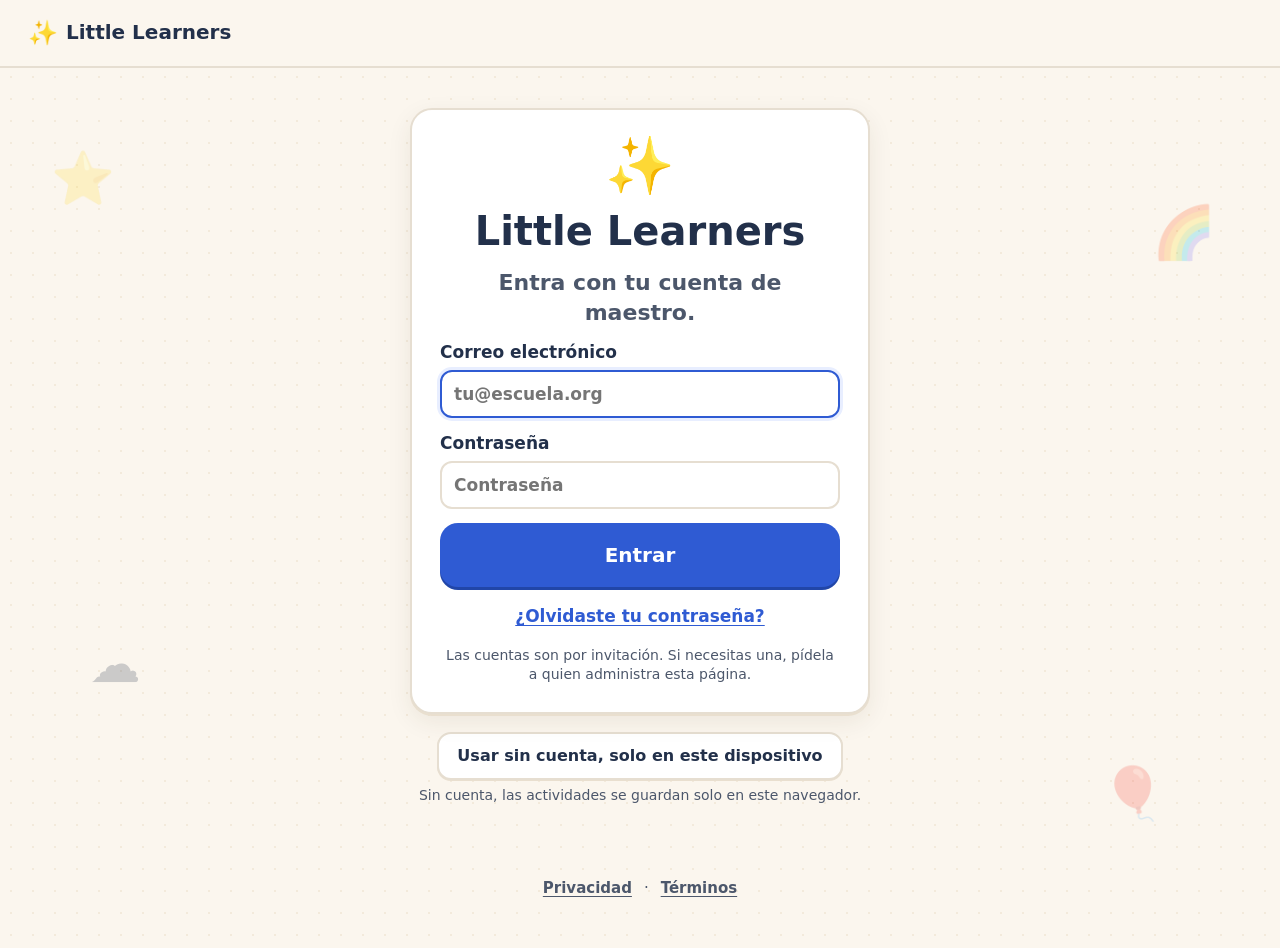
<file: versions/little-learners-activities-v124.html>
<!doctype html>
<html lang="es">
<head>
  <meta charset="utf-8">
  <meta name="viewport" content="width=device-width,initial-scale=1,viewport-fit=cover">
  <meta name="theme-color" content="#FBF6EE">
  <title>Little Learners Activities</title>
  <style>
/* Little Learners Activities — V122 styles
 * Designed for the Lenovo 10e Chromebook tablets (10.1", touch, Chrome) and the
 * classroom display. Big touch targets, no hover-only actions. */

:root {
  --bg: #FBF6EE;
  --bg-dots: #F3EADB;
  --surface: #FFFFFF;
  --surface-2: #F7F3EC;
  --ink: #22304A;
  --muted: #4C576B;
  --line: #E6DED1;
  --primary: #2F5BD3;
  --primary-ink: #FFFFFF;
  --primary-soft: #E8EEFF;
  --sun: #FFC94D;
  --good: #22C55E;
  --good-soft: #DCF7E6;
  --bad: #EF4444;
  --bad-soft: #FDE4E4;
  --warn-soft: #FFF3D6;
  --radius: 22px;
  --radius-sm: 14px;
  --shadow: 0 2px 0 #E9DFCF, 0 8px 24px rgba(60, 45, 20, .08);
  --shadow-press: 0 1px 0 #E9DFCF;
  /* Only fonts already on the device: no outside font service is contacted.
     ui-rounded = the rounded system font on iPhone/iPad/Mac. */
  --font: ui-rounded, 'SF Pro Rounded', 'Nunito', 'Varela Round', system-ui, -apple-system, 'Segoe UI', Roboto, 'Helvetica Neue', Arial, sans-serif;
  --appbar-h: 68px;
}

* { box-sizing: border-box; }
html, body { margin: 0; min-height: 100%; }
body {
  font-family: var(--font);
  color: var(--ink);
  background-color: var(--bg);
  background-image: radial-gradient(var(--bg-dots) 1.2px, transparent 1.2px);
  background-size: 22px 22px;
  font-size: 17px;
  line-height: 1.35;
  -webkit-tap-highlight-color: transparent;
}
[hidden] { display: none !important; }
h1, h2, h3 { margin: 0; line-height: 1.15; font-weight: 900; }
h1 { font-size: clamp(26px, 3.6vw, 40px); }
h2 { font-size: clamp(20px, 2.4vw, 26px); }
h3 { font-size: 18px; }
p { margin: 0; }
.muted { color: var(--muted); }
.small { font-size: 14px; }
.lead { font-size: clamp(17px, 2vw, 22px); color: var(--muted); font-weight: 700; }

/* ---------- Buttons ---------- */
button, input, select, textarea { font: inherit; color: inherit; }
button { cursor: pointer; touch-action: manipulation; }
.btn {
  display: inline-flex; align-items: center; justify-content: center; gap: 8px;
  min-height: 48px; padding: 10px 18px; border-radius: var(--radius-sm);
  border: 2px solid transparent; font-weight: 800; font-size: 16px; white-space: nowrap;
  background: var(--surface); color: var(--ink); box-shadow: var(--shadow-press);
  transition: transform .08s ease, filter .12s ease;
}
.btn:active { transform: translateY(1px); }
.btn:disabled { opacity: .45; cursor: not-allowed; }
.btn.primary { background: var(--primary); color: var(--primary-ink); box-shadow: 0 3px 0 #2146A8; }
.btn.primary:active { box-shadow: 0 1px 0 #2146A8; }
.btn.ghost { background: var(--surface); border-color: var(--line); }
.btn.soft { background: var(--primary-soft); color: var(--primary); }
.btn.danger { background: #DC2626; color: #fff; box-shadow: 0 3px 0 #A11D1D; }
.btn.danger-ghost { background: var(--surface); color: #B42318; border-color: #F3C3C3; }
.btn.big { min-height: 64px; font-size: 20px; padding: 12px 28px; border-radius: 18px; }
.btn.sm { min-height: 38px; padding: 6px 12px; font-size: 14px; border-radius: 11px; }
.icon-btn {
  display: inline-grid; place-items: center; width: 48px; height: 48px; padding: 0;
  border-radius: 14px; border: 2px solid var(--line); background: var(--surface);
  font-size: 22px; line-height: 1; box-shadow: var(--shadow-press);
}
.icon-btn.big { width: 64px; height: 64px; font-size: 32px; border-radius: 18px; }
.icon-btn:active { transform: translateY(1px); }
:focus-visible { outline: 4px solid #8DB0FF; outline-offset: 2px; }

/* ---------- App bar ---------- */
.appbar {
  position: sticky; top: 0; z-index: 20; height: var(--appbar-h);
  display: grid; grid-template-columns: auto 1fr auto; align-items: center; gap: 12px;
  padding: 0 clamp(12px, 2.5vw, 28px);
  background: rgba(251, 246, 238, .92); backdrop-filter: blur(6px);
  border-bottom: 2px solid var(--line);
}
.brand { display: flex; align-items: center; gap: 8px; font-weight: 900; font-size: 20px; }
.brand-mark { font-size: 24px; }
.appbar-center { display: flex; justify-content: center; min-width: 0; }
.appbar-right { display: flex; align-items: center; gap: 10px; }
.tabs { display: flex; gap: 4px; padding: 4px; background: var(--surface-2); border-radius: 16px; border: 2px solid var(--line); overflow-x: auto; max-width: 100%; }
.tab { border: 0; background: transparent; padding: 9px 14px; border-radius: 12px; font-weight: 800; color: var(--muted); white-space: nowrap; min-height: 42px; }
.tab[aria-selected="true"] { background: var(--surface); color: var(--ink); box-shadow: 0 1px 4px rgba(0,0,0,.08); }
.student-chip { display: flex; align-items: center; gap: 8px; font-weight: 900; font-size: 20px; padding: 6px 14px 6px 8px; background: var(--surface); border: 2px solid var(--line); border-radius: 999px; }
.student-chip .animal { font-size: 30px; line-height: 1; }

/* Hold-to-open teacher button (keeps little fingers out) */
.teacher-gate { position: relative; overflow: hidden; }
.teacher-gate .fill { position: absolute; inset: 0; background: var(--primary-soft); transform-origin: left; transform: scaleX(0); z-index: 0; }
.teacher-gate.holding .fill { transform: scaleX(1); transition: transform 1s linear; }
.teacher-gate span { position: relative; z-index: 1; }

/* ---------- Layout ---------- */
main { padding: clamp(14px, 2.5vw, 28px); max-width: 1240px; margin: 0 auto; }
.screen { animation: fadeIn .18s ease; }
@keyframes fadeIn { from { opacity: 0; transform: translateY(4px); } }
.panel { background: var(--surface); border-radius: var(--radius); box-shadow: var(--shadow); border: 2px solid var(--line); padding: clamp(16px, 2.5vw, 28px); }
.hero { text-align: center; margin: clamp(4px, 2vh, 22px) 0 clamp(16px, 3vh, 30px); display: grid; gap: 8px; }

/* ---------- Student picker ---------- */
.student-grid { display: grid; grid-template-columns: repeat(auto-fit, minmax(170px, 230px)); justify-content: center; gap: clamp(12px, 2vw, 22px); }
.student-card {
  display: grid; justify-items: center; gap: 6px; padding: 22px 12px 18px;
  border-radius: var(--radius); border: 3px solid var(--line); background: var(--surface);
  box-shadow: 0 4px 0 var(--line); font-weight: 900; font-size: 22px;
  transition: transform .1s ease;
}
.student-card:active { transform: translateY(3px); box-shadow: 0 1px 0 var(--line); }
.student-card .animal { font-size: clamp(64px, 9vw, 92px); line-height: 1.05; }
.student-card:nth-child(6n+1) { background: #FFF0F3; border-color: #F6C9D4; box-shadow: 0 4px 0 #F6C9D4; }
.student-card:nth-child(6n+2) { background: #EEF8EF; border-color: #BFE3C6; box-shadow: 0 4px 0 #BFE3C6; }
.student-card:nth-child(6n+3) { background: #FFF7E0; border-color: #F1D88E; box-shadow: 0 4px 0 #F1D88E; }
.student-card:nth-child(6n+4) { background: #EDF4FF; border-color: #BCD2F7; box-shadow: 0 4px 0 #BCD2F7; }
.student-card:nth-child(6n+5) { background: #F6EFFF; border-color: #D6C4F3; box-shadow: 0 4px 0 #D6C4F3; }
.student-card:nth-child(6n+6) { background: #FFF1E6; border-color: #F5CBA7; box-shadow: 0 4px 0 #F5CBA7; }

/* ---------- Library ---------- */
.library-head { display: flex; align-items: center; justify-content: space-between; gap: 12px; flex-wrap: wrap; margin-bottom: 18px; }
.library-actions { display: flex; gap: 10px; flex-wrap: wrap; }
.crumbs { display: flex; align-items: center; gap: 6px; flex-wrap: wrap; font-weight: 900; font-size: clamp(22px, 3vw, 32px); }
.crumbs button { border: 0; background: none; padding: 4px 6px; border-radius: 10px; font-weight: 900; color: var(--primary); }
.crumbs .sep { color: var(--muted); font-weight: 700; }
.crumbs .here { padding: 4px 6px; }
.back-btn { margin-right: 6px; }

.card-grid { display: grid; grid-template-columns: repeat(auto-fill, minmax(220px, 1fr)); gap: clamp(12px, 1.8vw, 20px); }
.card {
  position: relative; display: flex; flex-direction: column; text-align: left;
  min-height: 210px; padding: 0; border-radius: var(--radius); overflow: hidden;
  border: 2px solid var(--line); background: var(--surface); box-shadow: var(--shadow);
}
.card-main { flex: 1; display: flex; flex-direction: column; gap: 6px; padding: 16px; border: 0; background: transparent; text-align: left; width: 100%; }
.card-main:active { background: rgba(0,0,0,.03); }
/* The whole picture is shown (contain), never cropped; empty space gets a soft background. */
.card .cover { width: 100%; aspect-ratio: 4 / 3; object-fit: contain; border-radius: 14px; background: #fff; border: 2px solid var(--line); padding: 4px; }
.card .cover-placeholder { width: 100%; aspect-ratio: 4 / 3; border-radius: 14px; background: var(--primary-soft); display: grid; place-items: center; font-size: 46px; }
.card .name { font-size: 21px; font-weight: 900; line-height: 1.15; overflow-wrap: anywhere; }
.card .meta { font-size: 14px; font-weight: 800; color: var(--muted); }
.card.folder { background: var(--folder, #F8EDB8); border-color: rgba(0, 0, 0, .1); }
.card.folder .folder-icon { font-size: 58px; line-height: 1; filter: drop-shadow(0 2px 0 rgba(255,255,255,.6)); }
.card.up { background: var(--surface-2); border-style: dashed; }
.card.up .folder-icon { font-size: 44px; }
.badge { display: inline-flex; align-items: center; gap: 5px; align-self: flex-start; padding: 3px 10px; border-radius: 999px; font-size: 13px; font-weight: 900; }
.badge.visible { background: var(--good-soft); color: #13753A; }
.badge.hidden { background: var(--warn-soft); color: #8A5B08; }
.card-tools { display: flex; gap: 6px; padding: 0 12px 12px; }
.card-tools .btn { flex: 1; }
.card-tools .icon-btn { width: 38px; height: 38px; font-size: 18px; border-radius: 11px; flex: 0 0 auto; }
.empty { text-align: center; padding: 48px 16px; color: var(--muted); font-weight: 800; font-size: 20px; display: grid; gap: 14px; justify-items: center; }
.empty .big-emoji { font-size: 72px; }

/* Student mode: bigger, simpler cards */
.mode-student .card { min-height: 230px; border-width: 3px; }
.mode-student .card .name { font-size: 24px; }
.mode-student .teacher-only { display: none !important; }
.mode-teacher .student-only { display: none !important; }

/* ---------- Menus / modals / toasts ---------- */
.menu { position: fixed; z-index: 60; min-width: 200px; padding: 6px; background: var(--surface); border: 2px solid var(--line); border-radius: 16px; box-shadow: 0 16px 40px rgba(30, 30, 60, .2); display: grid; }
.menu button { border: 0; background: none; text-align: left; padding: 12px 14px; border-radius: 10px; font-weight: 800; min-height: 46px; }
.menu button:hover, .menu button:focus-visible { background: var(--primary-soft); }
.menu button.danger { color: #B42318; }
.modal-back { position: fixed; inset: 0; z-index: 70; background: rgba(28, 36, 56, .45); display: grid; place-items: center; padding: 16px; }
.modal { width: min(520px, 100%); max-height: 90vh; overflow: auto; background: var(--surface); border-radius: var(--radius); padding: 22px; display: grid; gap: 14px; box-shadow: 0 30px 80px rgba(20, 20, 50, .3); }
.modal.wide { width: min(720px, 100%); }
.modal-actions { display: flex; gap: 10px; justify-content: flex-end; flex-wrap: wrap; }
#toasts { position: fixed; bottom: 18px; left: 50%; transform: translateX(-50%); z-index: 90; display: grid; gap: 8px; width: min(520px, calc(100% - 24px)); pointer-events: none; }
.toast { padding: 12px 16px; border-radius: 14px; background: var(--ink); color: #fff; font-weight: 800; box-shadow: 0 10px 30px rgba(0,0,0,.2); transition: opacity .4s, transform .4s; }
.toast.error { background: #B42318; }
.toast.success { background: #15803D; }
.toast.out { opacity: 0; transform: translateY(8px); }

/* ---------- Forms ---------- */
.field { display: grid; gap: 6px; font-weight: 800; }
.field > span.hint { font-weight: 600; color: var(--muted); font-size: 14px; }
input[type=text], input[type=search], select, textarea {
  width: 100%; min-height: 48px; padding: 10px 12px; border-radius: 12px;
  border: 2px solid var(--line); background: var(--surface); font-weight: 600;
}
textarea { resize: vertical; min-height: 80px; }
input:focus, select:focus, textarea:focus { border-color: var(--primary); outline: none; box-shadow: 0 0 0 3px var(--primary-soft); }
.check { display: flex; align-items: center; gap: 10px; font-weight: 700; min-height: 40px; }
.check input { width: 22px; height: 22px; accent-color: var(--primary); }
.segmented { display: inline-flex; flex-wrap: wrap; gap: 4px; padding: 4px; border-radius: 14px; background: var(--surface-2); border: 2px solid var(--line); }
.segmented button { border: 0; background: transparent; border-radius: 10px; padding: 8px 12px; font-weight: 800; color: var(--muted); min-height: 40px; }
.segmented button[aria-pressed="true"] { background: var(--surface); color: var(--ink); box-shadow: 0 1px 4px rgba(0,0,0,.1); }
.switch { display: flex; align-items: center; gap: 12px; font-weight: 800; cursor: pointer; }
.switch input { appearance: none; width: 54px; height: 32px; border-radius: 999px; background: #D5D9E2; position: relative; transition: background .15s; cursor: pointer; flex: 0 0 auto; margin: 0; }
.switch input::after { content: ''; position: absolute; top: 4px; left: 4px; width: 24px; height: 24px; border-radius: 50%; background: #fff; box-shadow: 0 1px 3px rgba(0,0,0,.3); transition: left .15s; }
.switch input:checked { background: var(--good); }
.switch input:checked::after { left: 26px; }
.palette { display: grid; grid-template-columns: repeat(5, 1fr); gap: 8px; }
.swatch { height: 48px; border-radius: 12px; border: 3px solid transparent; }
.swatch[aria-pressed="true"] { border-color: var(--ink); box-shadow: inset 0 0 0 3px #fff; }
.animal-pick { display: grid; grid-template-columns: repeat(auto-fill, minmax(52px, 1fr)); gap: 6px; }
.animal-pick button { font-size: 30px; height: 52px; border-radius: 12px; border: 2px solid var(--line); background: var(--surface); }
.animal-pick button[aria-pressed="true"] { border-color: var(--primary); background: var(--primary-soft); }

/* ---------- Editor ---------- */
.editor-top { display: flex; align-items: center; gap: 10px; flex-wrap: wrap; margin-bottom: 16px; }
.editor-top .name-input { flex: 1 1 260px; font-size: 22px; font-weight: 900; min-height: 56px; }
.editor-layout { display: grid; grid-template-columns: 290px 1fr; gap: 18px; align-items: start; }
.editor-side { display: grid; gap: 14px; position: sticky; top: calc(var(--appbar-h) + 14px); max-height: calc(100vh - var(--appbar-h) - 28px); overflow: auto; padding-bottom: 6px; }
.settings-grid { display: grid; gap: 14px; }
.q-list { display: grid; gap: 8px; }
.q-item { display: grid; grid-template-columns: 34px 1fr; align-items: center; gap: 10px; padding: 10px; border-radius: 14px; border: 2px solid var(--line); background: var(--surface); text-align: left; min-height: 56px; }
.q-item .num { width: 34px; height: 34px; border-radius: 10px; display: grid; place-items: center; background: var(--surface-2); font-weight: 900; }
.q-item .txt { font-weight: 700; overflow: hidden; text-overflow: ellipsis; white-space: nowrap; }
.q-item[aria-current="true"] { border-color: var(--primary); background: var(--primary-soft); }
.q-item[aria-current="true"] .num { background: var(--primary); color: #fff; }
.q-item.problem .num { background: var(--bad-soft); color: #B42318; }
.q-editor { display: grid; gap: 16px; }
.q-editor-head { display: flex; align-items: center; justify-content: space-between; gap: 10px; flex-wrap: wrap; }
.q-tools { display: flex; gap: 6px; flex-wrap: wrap; }
.media-row { display: flex; gap: 10px; align-items: center; flex-wrap: wrap; }
.thumb { width: 84px; height: 84px; object-fit: contain; border-radius: 12px; border: 2px solid var(--line); background: #fff; }
.answers { display: grid; grid-template-columns: repeat(auto-fill, minmax(260px, 1fr)); gap: 12px; }
.answer { display: grid; gap: 10px; padding: 14px; border-radius: 18px; border: 3px solid var(--line); background: var(--surface-2); }
.answer.is-correct { border-color: #15803D; background: #F1FBF4; }
.answer-head { display: flex; align-items: center; justify-content: space-between; gap: 8px; }
.answer-letter { width: 36px; height: 36px; border-radius: 10px; display: grid; place-items: center; font-weight: 900; color: #fff; }
.correct-toggle { border: 2px solid var(--line); background: var(--surface); border-radius: 999px; padding: 6px 12px; font-weight: 900; min-height: 40px; color: var(--muted); }
.answer.is-correct .correct-toggle { background: #15803D; border-color: #15803D; color: #fff; }
.problem-box { padding: 12px 14px; border-radius: 14px; background: var(--bad-soft); color: #9F1D1D; font-weight: 800; }
.ok-box { padding: 12px 14px; border-radius: 14px; background: var(--good-soft); color: #13753A; font-weight: 800; }
.sub { padding: 12px; border-radius: 14px; background: var(--surface); border: 2px dashed var(--line); display: grid; gap: 10px; }

/* ---------- Teacher tool pages ---------- */
.tool-page { display: grid; gap: 18px; max-width: 860px; margin: 0 auto; }
.roster-list { display: grid; gap: 8px; }
.roster-row { display: flex; align-items: center; gap: 12px; padding: 10px 12px; border-radius: 14px; border: 2px solid var(--line); background: var(--surface); }
.roster-row .animal { font-size: 34px; }
.roster-row .nm { flex: 1; font-weight: 900; font-size: 19px; }
.meter { height: 12px; border-radius: 999px; background: var(--surface-2); border: 2px solid var(--line); overflow: hidden; }
.meter > div { height: 100%; background: var(--primary); }
.letters { display: flex; gap: 8px; flex-wrap: wrap; }
.letters label { display: grid; place-items: center; width: 56px; height: 56px; border-radius: 14px; border: 2px solid var(--line); background: var(--surface); font-weight: 900; font-size: 24px; cursor: pointer; }
.letters input { position: absolute; opacity: 0; pointer-events: none; }
.letters label:has(input:checked) { background: var(--primary); color: #fff; border-color: var(--primary); }
.image-groups { display: grid; gap: 12px; }
.image-slots { display: grid; grid-template-columns: repeat(auto-fill, minmax(150px, 1fr)); gap: 8px; }

/* ---------- Player ---------- */
.player { position: fixed; inset: 0; z-index: 50; background: var(--bg); padding: clamp(6px, 1.2vw, 14px); }
.player-shell { height: 100%; max-width: 1280px; margin: 0 auto; display: flex; flex-direction: column; gap: clamp(6px, 1vh, 12px); }
.player-top { display: grid; grid-template-columns: auto 1fr auto; align-items: center; gap: 12px; flex: 0 0 auto; }
.player-progress { display: flex; justify-content: center; gap: 8px; flex-wrap: wrap; }
.dot { width: 18px; height: 18px; border-radius: 50%; background: #E3DACB; border: 2px solid #D6CAB5; }
.dot.done { background: var(--sun); border-color: #E7AE24; }
.dot.now { background: var(--primary); border-color: #2146A8; transform: scale(1.25); }
.progress-text { font-weight: 900; color: var(--muted); font-size: 18px; }
.speaker:disabled { visibility: hidden; }
.player-body { flex: 1 1 auto; min-height: 0; display: flex; flex-direction: column; gap: clamp(8px, 1.4vh, 16px); }
.question { flex: 1 1 auto; min-height: 0; display: flex; flex-direction: column; align-items: center; justify-content: center; gap: clamp(6px, 1.2vh, 14px); background: var(--surface); border: 3px solid var(--line); border-radius: 28px; padding: clamp(8px, 1.6vh, 20px); box-shadow: var(--shadow); }
.question-text { font-weight: 900; text-align: center; font-size: clamp(24px, 6vh, 64px); line-height: 1.1; white-space: pre-wrap; overflow-wrap: anywhere; max-width: 100%; }
.question.has-image .question-text { font-size: clamp(20px, 4.2vh, 44px); }
.question-image { flex: 1 1 auto; min-height: 0; max-width: 100%; object-fit: contain; border-radius: 16px; }
.options { flex: 0 0 44%; min-height: 0; display: grid; gap: clamp(8px, 1.2vw, 14px); grid-template-columns: repeat(var(--cols, 2), minmax(0, 1fr)); grid-template-rows: repeat(var(--rows, 1), minmax(0, 1fr)); }
.options.five { grid-template-columns: repeat(6, minmax(0, 1fr)); }
.options.five .option:nth-child(-n+3) { grid-column: span 2; }
.options.five .option:nth-child(4) { grid-column: 2 / span 2; }
.options.five .option:nth-child(5) { grid-column: 4 / span 2; }
.option {
  position: relative; min-width: 0; min-height: 0; display: flex; flex-direction: column; align-items: center; justify-content: center; gap: 4px;
  padding: clamp(6px, 1vw, 12px); border-radius: 24px; border: 3px solid rgba(0,0,0,.08); background: var(--pastel, #F8FBFF);
  box-shadow: 0 5px 0 rgba(0,0,0,.08); font-weight: 900; color: var(--ink); container-type: size; overflow: hidden;
  transition: transform .08s ease;
}
.option:active:not(:disabled) { transform: translateY(3px); box-shadow: 0 2px 0 rgba(0,0,0,.08); }
.option:disabled { cursor: default; }
.option img { flex: 1 1 auto; min-height: 0; max-width: 100%; max-height: 100%; object-fit: contain; }
.option .label { line-height: 1.05; text-align: center; overflow-wrap: anywhere; max-width: 100%; font-size: clamp(18px, min(60cqi, 60cqh), 120px); }
.option.has-image .label { font-size: clamp(14px, min(14cqi, 18cqh), 44px); flex: 0 0 auto; }
.option.selected { border-color: var(--primary); box-shadow: 0 0 0 4px var(--primary-soft), 0 5px 0 rgba(0,0,0,.08); }
.option.flash-correct { animation: flashGood 1s steps(2, end) 2; border-color: #15803D; }
.option.flash-incorrect { animation: flashBad 1s steps(2, end) 2; border-color: #B91C1C; }
@keyframes flashGood { 0%, 49.999% { background: var(--good); } 50%, 100% { background: #fff; } }
@keyframes flashBad { 0%, 49.999% { background: var(--bad); } 50%, 100% { background: #fff; } }
/* The speaker scales with its answer box (cqmin) so it never covers the answer on small screens. */
.option .answer-sound { position: absolute; top: clamp(4px, 3cqmin, 10px); right: clamp(4px, 3cqmin, 10px); width: clamp(34px, 24cqmin, 72px); height: clamp(34px, 24cqmin, 72px); font-size: clamp(17px, 12cqmin, 36px); border-radius: clamp(10px, 5cqmin, 16px); z-index: 2; border-width: 2px; }
.finish { flex: 1; display: grid; place-content: center; justify-items: center; gap: 18px; text-align: center; }
.finish .stars { font-size: clamp(70px, 14vh, 140px); line-height: 1; animation: pop .5s ease; }
.finish h1 { font-size: clamp(34px, 7vh, 64px); }
@keyframes pop { from { transform: scale(.4); opacity: 0; } 70% { transform: scale(1.1); } }
.preview-banner { text-align: center; font-weight: 900; color: #8A5B08; background: var(--warn-soft); border-radius: 12px; padding: 4px 10px; font-size: 14px; }

/* ---------- Sonidos iniciales + result ---------- */
.sonidos-bar { display: flex; align-items: center; gap: 12px; margin-bottom: 10px; font-size: 22px; }
.sonidos-frame { width: 100%; height: calc(100vh - var(--appbar-h) - 120px); min-height: 480px; border: 0; border-radius: var(--radius); background: #fff; box-shadow: var(--shadow); }
.result-panel { max-width: 720px; margin: 0 auto; display: grid; gap: 12px; justify-items: center; text-align: center; }
.trophy { font-size: 72px; }
.score { font-size: 52px; font-weight: 900; color: var(--primary); }
.pill { padding: 6px 16px; border-radius: 999px; background: var(--primary-soft); color: var(--primary); font-weight: 900; }
.ranks { display: grid; gap: 6px; width: 100%; }
.rank { display: grid; grid-template-columns: 70px 40px 1fr auto; align-items: center; gap: 8px; padding: 10px 14px; border-radius: 12px; background: var(--surface-2); font-weight: 800; text-align: left; }
.rank.mine { background: var(--warn-soft); outline: 2px solid var(--sun); }

/* ---------- Responsive ---------- */
@media (max-width: 900px) {
  .editor-layout { grid-template-columns: 1fr; }
  .editor-side { position: static; max-height: none; }
  .q-list { grid-auto-flow: column; grid-auto-columns: minmax(150px, 1fr); overflow-x: auto; padding-bottom: 4px; }
}
/* Teacher tabs move to their own row on iPad portrait / narrow windows. */
@media (max-width: 1100px) {
  .mode-teacher .appbar { grid-template-columns: 1fr auto; grid-template-areas: 'brand right' 'center center'; row-gap: 6px; padding-bottom: 8px; }
  .mode-teacher .brand { grid-area: brand; }
  .mode-teacher .appbar-right { grid-area: right; }
  .mode-teacher .appbar-center { grid-area: center; }
  .mode-teacher .editor-side { top: calc(var(--appbar-h) + 70px); max-height: calc(100vh - var(--appbar-h) - 90px); }
}
@media (max-width: 600px) {
  .tab .tab-label { display: none; }
}
@media (max-width: 760px) {
  .tab { padding: 8px 10px; font-size: 14px; }
  .card-grid { grid-template-columns: repeat(auto-fill, minmax(160px, 1fr)); }
  .student-grid { grid-template-columns: repeat(auto-fill, minmax(140px, 1fr)); }
}
/* Portrait tablet: answers in two columns, a bit more room for them */
@media (orientation: portrait) {
  .options { flex-basis: 50%; }
  .options:not(.two) { --cols: 2 !important; --rows: var(--rows-portrait, 2) !important; }
  .options.five { grid-template-columns: repeat(2, minmax(0, 1fr)); }
  .options.five .option:nth-child(n) { grid-column: auto; }
  .options.five .option:nth-child(5) { grid-column: 1 / span 2; }
}
@media (max-height: 560px) {
  :root { --appbar-h: 56px; }
  .icon-btn.big { width: 52px; height: 52px; font-size: 26px; }
  .dot { width: 14px; height: 14px; }
}
@media (prefers-reduced-motion: reduce) {
  * { animation-duration: .01ms !important; transition-duration: .01ms !important; }
  .option.flash-correct, .option.flash-incorrect { animation-duration: 1s !important; }
}

/* =====================================================================
 * Device-specific layout: iPhone, iPad, Chromebook tablets, laptops and
 * widescreen monitors. Safe areas keep content clear of notches and the
 * iPhone home bar; dvh units avoid the iOS Safari toolbar overlap.
 * ===================================================================== */
html { -webkit-text-size-adjust: 100%; text-size-adjust: 100%; }
.appbar {
  padding-left: max(clamp(12px, 2.5vw, 28px), env(safe-area-inset-left));
  padding-right: max(clamp(12px, 2.5vw, 28px), env(safe-area-inset-right));
  padding-top: env(safe-area-inset-top);
  height: auto; min-height: calc(var(--appbar-h) + env(safe-area-inset-top));
}
main {
  padding-left: max(clamp(14px, 2.5vw, 28px), env(safe-area-inset-left));
  padding-right: max(clamp(14px, 2.5vw, 28px), env(safe-area-inset-right));
  padding-bottom: max(28px, calc(env(safe-area-inset-bottom) + 16px));
}
.player {
  height: 100vh; height: 100dvh;
  padding: max(clamp(6px, 1.2vw, 14px), env(safe-area-inset-top)) max(clamp(6px, 1.2vw, 14px), env(safe-area-inset-right)) max(clamp(6px, 1.2vw, 14px), env(safe-area-inset-bottom)) max(clamp(6px, 1.2vw, 14px), env(safe-area-inset-left));
}
.modal-back { padding: max(16px, env(safe-area-inset-top)) max(16px, env(safe-area-inset-right)) max(16px, env(safe-area-inset-bottom)) max(16px, env(safe-area-inset-left)); }
.modal { max-height: 90vh; max-height: 90dvh; }
#toasts { bottom: max(18px, calc(env(safe-area-inset-bottom) + 10px)); }
.sonidos-frame { height: calc(100vh - var(--appbar-h) - 120px); height: calc(100dvh - var(--appbar-h) - 120px); }

/* Kid-facing buttons: no text selection or iOS "copy" callout on long press. */
.student-card, .card-main, .option, .icon-btn, .teacher-gate, .tab, .segmented button {
  -webkit-user-select: none; user-select: none; -webkit-touch-callout: none;
}
/* Long names never push things off-screen. */
.card .name, .student-card span, .student-chip span, .crumbs .here, .crumbs button { overflow-wrap: anywhere; min-width: 0; }
.student-chip span:last-child { max-width: 32vw; overflow: hidden; text-overflow: ellipsis; white-space: nowrap; }
/* Hover effects only where a real mouse exists (avoids "sticky" hover on iPad). */
@media (hover: hover) {
  .btn:hover:not(:disabled) { filter: brightness(1.04); }
  .card-main:hover { background: rgba(0,0,0,.025); }
  .student-card:hover { transform: translateY(-2px); }
}

/* ---- Large monitors (1600px+) and widescreen (2200px+) ---- */
@media (min-width: 1600px) {
  body { font-size: 18px; }
  main { max-width: 1520px; }
  .card-grid { grid-template-columns: repeat(auto-fill, minmax(260px, 1fr)); }
  .student-grid { grid-template-columns: repeat(auto-fit, minmax(200px, 260px)); }
  .student-card .animal { font-size: 104px; }
  .player-shell { max-width: 1500px; }
  .editor-layout { grid-template-columns: 340px 1fr; }
}
@media (min-width: 2200px) {
  main { max-width: 1900px; }
  .card-grid { grid-template-columns: repeat(auto-fill, minmax(300px, 1fr)); }
  .player-shell { max-width: 1800px; }
}

/* ---- iPad portrait / small laptops ---- */
@media (max-width: 1024px) {
  .appbar { grid-template-columns: auto 1fr auto; }
}

/* ---- Phones (iPhone portrait, small Android) ---- */
@media (max-width: 640px) {
  body { font-size: 16px; }
  :root { --appbar-h: 60px; --radius: 18px; }
  /* Top bar: brand + buttons on row 1, teacher tabs/student name on row 2. */
  .appbar { grid-template-columns: 1fr auto; grid-template-areas: 'brand right' 'center center'; row-gap: 6px; padding-bottom: 8px; }
  .brand { grid-area: brand; }
  .appbar-right { grid-area: right; }
  .appbar-center { grid-area: center; justify-content: stretch; }
  .appbar-center:empty { display: none; }
  .appbar-center .tabs { width: 100%; justify-content: space-between; }
  .tab { flex: 1; padding: 8px 6px; font-size: 20px; }
  .student-chip { margin: 0 auto; }
  .student-chip span:last-child { max-width: 60vw; }
  .brand-name { display: inline; font-size: 18px; }

  .hero { margin: 6px 0 16px; }
  .student-grid { grid-template-columns: repeat(2, minmax(0, 1fr)); gap: 12px; }
  .student-card { padding: 16px 8px 14px; font-size: 19px; }
  .student-card .animal { font-size: 60px; }

  .library-head { margin-bottom: 12px; }
  .library-actions { width: 100%; }
  .library-actions .btn { flex: 1; }
  .crumbs { font-size: 22px; }
  .card-grid { grid-template-columns: repeat(2, minmax(0, 1fr)); gap: 10px; }
  .card, .mode-student .card { min-height: 0; }
  .card-main { padding: 12px; }
  .card .name, .mode-student .card .name { font-size: 18px; }
  .card .meta { font-size: 13px; }
  .card.folder .folder-icon { font-size: 44px; }
  .card .cover-placeholder { font-size: 36px; }
  .card-tools { padding: 0 10px 10px; }
  .badge { font-size: 12px; }

  .editor-top .name-input { flex-basis: 100%; order: -1; font-size: 20px; }
  .editor-top .btn { flex: 1; }
  .answers { grid-template-columns: 1fr; }
  .q-editor-head h2 { font-size: 20px; }
  .modal { padding: 18px; }
  .modal-actions { flex-direction: column-reverse; }
  .modal-actions .btn { width: 100%; }
  .roster-row { flex-wrap: wrap; }
  .roster-row .nm { flex-basis: calc(100% - 60px); }
  .rank { grid-template-columns: 48px 32px 1fr auto; padding: 8px 10px; }
  .palette { grid-template-columns: repeat(5, 1fr); }

  /* Player on a phone: a bit smaller chrome, more room for content. */
  .icon-btn.big { width: 54px; height: 54px; font-size: 26px; }
  .question { border-radius: 20px; }
  .option { border-radius: 18px; }
  .dot { width: 12px; height: 12px; }
  .player-progress { gap: 5px; }
}
@media (max-width: 360px) {
  .student-card .animal { font-size: 48px; }
  .card-grid { grid-template-columns: 1fr; }
}

/* ---- Phones in landscape (short screens) ---- */
@media (max-height: 500px) and (orientation: landscape) {
  .appbar { position: static; }
  .player-top { gap: 8px; }
  .icon-btn.big { width: 46px; height: 46px; font-size: 22px; border-radius: 14px; }
  .question { border-radius: 16px; padding: 6px; }
  .question-text { font-size: clamp(18px, 7vh, 40px); }
  .options { flex-basis: 52%; gap: 8px; }
  .editor-side { position: static; max-height: none; }
  .student-card .animal { font-size: 52px; }
}

/* ---------- Accessibility helpers, footer, info page ---------- */
.skip-link { position: absolute; left: 12px; top: -60px; z-index: 100; padding: 10px 16px; border-radius: 12px; background: var(--ink); color: #fff; font-weight: 800; text-decoration: none; }
.skip-link:focus { top: max(12px, env(safe-area-inset-top)); }
main:focus { outline: none; }
.site-footer { display: flex; flex-wrap: wrap; justify-content: center; align-items: center; gap: 4px 8px; margin-top: clamp(24px, 5vh, 48px); color: var(--muted); font-size: 15px; }
.site-footer button, .link-btn { border: 0; background: none; padding: 8px 4px; min-height: 40px; color: var(--muted); font-weight: 800; text-decoration: underline; text-underline-offset: 3px; }
.link-btn { color: var(--primary); padding: 4px 2px; min-height: 0; }
.info-page { gap: 16px; }
.info-toc { display: flex; flex-wrap: wrap; gap: 8px; }
.info-toc a { padding: 8px 14px; border-radius: 999px; background: var(--surface); border: 2px solid var(--line); color: var(--ink); font-weight: 800; text-decoration: none; }
.info-section { display: grid; gap: 10px; scroll-margin-top: calc(var(--appbar-h) + 16px); }
.info-section h3 { margin-top: 6px; }
.info-section ul { margin: 0; padding-left: 22px; display: grid; gap: 6px; }
.info-section p, .info-section li { max-width: 70ch; }

/* =====================================================================
 * Animation. Light on purpose: only transform/opacity, so it stays smooth
 * on the school tablets. Everything is switched off when the device asks
 * for reduced motion.
 * ===================================================================== */
@keyframes popIn { from { opacity: 0; transform: translateY(14px) scale(.92); } to { opacity: 1; transform: none; } }
@keyframes wave { 0%, 60%, 100% { transform: rotate(0); } 10%, 30% { transform: rotate(16deg); } 20%, 40% { transform: rotate(-10deg); } }
@keyframes wiggle { 0%, 100% { transform: rotate(0) scale(1); } 25% { transform: rotate(-9deg) scale(1.12); } 50% { transform: rotate(7deg) scale(1.12); } 75% { transform: rotate(-4deg) scale(1.06); } }
@keyframes bob { 0%, 100% { transform: translateY(0); } 50% { transform: translateY(-6px); } }
@keyframes floaty { 0%, 100% { transform: translate(0, 0) rotate(0); } 50% { transform: translate(10px, -16px) rotate(8deg); } }
@keyframes shake { 0%, 100% { transform: translateX(0); } 20% { transform: translateX(-9px); } 40% { transform: translateX(8px); } 60% { transform: translateX(-6px); } 80% { transform: translateX(4px); } }
@keyframes slideUp { from { opacity: 0; transform: translateY(24px); } to { opacity: 1; transform: none; } }
@keyframes toastIn { from { opacity: 0; transform: translateY(16px) scale(.96); } }
@keyframes confettiFall { 0% { transform: translate(0, 0) rotate(0); opacity: 1; } 100% { transform: translate(var(--dx), var(--dy)) rotate(var(--rot)); opacity: 0; } }
@keyframes sparkle { 0%, 100% { transform: scale(1) rotate(0); } 50% { transform: scale(1.18) rotate(12deg); } }

.hero h1 .wave { display: inline-block; transform-origin: 70% 80%; animation: wave 2.4s ease-in-out .4s 2; }
.brand-mark { display: inline-block; animation: sparkle 3s ease-in-out infinite; }
.animate-in > * { animation: popIn .42s cubic-bezier(.2, .9, .3, 1.2) both; animation-delay: calc(var(--i, 0) * 45ms); }
.student-card .animal { display: inline-block; }
.student-card.tapped .animal { animation: wiggle .45s ease !important; }
.mode-home .student-card:nth-child(3n+1) .animal { animation: bob 3.2s ease-in-out infinite; }
.mode-home .student-card:nth-child(3n+2) .animal { animation: bob 3.2s ease-in-out .9s infinite; }
.mode-home .student-card:nth-child(3n) .animal { animation: bob 3.2s ease-in-out 1.8s infinite; }
.card.folder.opening .folder-icon { animation: wiggle .4s ease; }
.toast { animation: toastIn .25s ease-out; }
.modal { animation: popIn .22s ease-out; }
.menu { animation: popIn .16s ease-out; }

/* Decorative floating shapes behind the "¿Quién eres?" screen */
.sky { position: fixed; inset: 0; z-index: -1; pointer-events: none; overflow: hidden; }
.sky span { position: absolute; font-size: clamp(28px, 4vw, 54px); opacity: .22; animation: floaty 9s ease-in-out infinite; }
.sky span:nth-child(1) { top: 16%; left: 4%; }
.sky span:nth-child(2) { top: 70%; left: 7%; animation-delay: -3s; }
.sky span:nth-child(3) { top: 22%; right: 5%; animation-delay: -6s; }
.sky span:nth-child(4) { bottom: 8%; right: 9%; animation-delay: -1.5s; }
.sky span:nth-child(5) { top: 48%; left: 48%; animation-delay: -4.5s; opacity: .12; }
body:not(.mode-home) .sky { display: none; }

/* Player */
.question.enter { animation: slideUp .35s ease-out both; }
.options.enter .option { animation: popIn .38s cubic-bezier(.2, .9, .3, 1.25) both; animation-delay: calc(120ms + var(--i, 0) * 70ms); }
.option.flash-incorrect { animation: flashBad 1s steps(2, end) 2, shake .45s ease; }
.speaker.talking { animation: sparkle .8s ease-in-out infinite; }
.dot { transition: transform .25s ease, background .25s ease; }
.finish > * { animation: popIn .5s cubic-bezier(.2, .9, .3, 1.25) both; }
.finish > *:nth-child(2) { animation-delay: .15s; }
.finish > *:nth-child(3) { animation-delay: .3s; }
.finish > *:nth-child(4) { animation-delay: .45s; }
.finish .stars { animation: pop .6s ease, sparkle 2.4s ease-in-out .8s infinite; }
.confetti { position: fixed; inset: 0; pointer-events: none; z-index: 80; overflow: hidden; }
.confetti i { position: absolute; width: 12px; height: 16px; border-radius: 3px; animation: confettiFall var(--dur, 1.2s) cubic-bezier(.2, .7, .4, 1) forwards; }
.confetti i.star { width: auto; height: auto; background: none !important; font-style: normal; font-size: 26px; }

/* Answer feedback always wins over the entrance animation. */
.options .option.flash-correct { animation: flashGood 1s steps(2, end) 2; }
.options .option.flash-incorrect { animation: flashBad 1s steps(2, end) 2, shake .45s ease; }

@media (prefers-reduced-motion: reduce) {
  .hero h1 .wave, .brand-mark, .animate-in > *, .student-card .animal, .sky span, .question.enter, .options.enter .option, .finish > *, .finish .stars, .speaker.talking, .modal, .menu, .toast { animation: none !important; }
  .confetti { display: none; }
  .options .option.flash-incorrect { animation: flashBad 1s steps(2, end) 2 !important; }
  .options .option.flash-correct { animation: flashGood 1s steps(2, end) 2 !important; }
}

/* ---------- Sign-in, PIN pad, sync badge ---------- */
.login-wrap { min-height: calc(100vh - var(--appbar-h) - 60px); min-height: calc(100dvh - var(--appbar-h) - 60px); display: grid; align-content: center; justify-items: center; gap: 18px; padding: 12px 0; }
.login-card { width: min(460px, 100%); display: grid; gap: 14px; text-align: center; animation: popIn .35s ease-out both; }
.login-logo { font-size: 56px; line-height: 1; animation: sparkle 3s ease-in-out infinite; }
.login-form { display: grid; gap: 14px; text-align: left; }
.login-form input { font-size: 17px; }
.login-alt { display: grid; gap: 6px; justify-items: center; text-align: center; }
.mode-login .appbar-right:empty { display: none; }
.pin-box { display: grid; gap: 14px; justify-items: center; }
.pin-dots { display: flex; gap: 12px; min-height: 22px; }
.pin-dots span { width: 18px; height: 18px; border-radius: 50%; border: 3px solid var(--primary); }
.pin-dots span.on { background: var(--primary); }
.pin-pad { display: grid; grid-template-columns: repeat(3, 72px); gap: 10px; }
.pin-pad button { height: 64px; border-radius: 18px; border: 2px solid var(--line); background: var(--surface); font-size: 26px; font-weight: 900; box-shadow: 0 3px 0 var(--line); }
.pin-pad button:active { transform: translateY(2px); box-shadow: 0 1px 0 var(--line); }
.pin-pad button.ok { background: var(--primary); color: #fff; border-color: var(--primary); box-shadow: 0 3px 0 #2146A8; }
.sync-badge { font-size: 20px; }
.sync-badge.spin { animation: spin 1.2s linear infinite; }
@keyframes spin { to { transform: rotate(360deg); } }
input[type=email], input[type=password] { width: 100%; min-height: 48px; padding: 10px 12px; border-radius: 12px; border: 2px solid var(--line); background: var(--surface); font-weight: 600; }
input[type=email]:focus, input[type=password]:focus { border-color: var(--primary); outline: none; box-shadow: 0 0 0 3px var(--primary-soft); }
@media (max-width: 400px) { .pin-pad { grid-template-columns: repeat(3, 64px); } .pin-pad button { height: 58px; } }
@media (prefers-reduced-motion: reduce) { .sync-badge.spin, .login-logo, .login-card { animation: none !important; } }

/* Student name + animal inside the quiz player */
.player-left { display: flex; align-items: center; gap: 10px; min-width: 0; }
.player-student { font-size: clamp(17px, 2.4vh, 22px); padding: 4px 14px 4px 6px; box-shadow: 0 2px 0 var(--line); }
.player-student .animal { font-size: clamp(28px, 4.5vh, 40px); }
.player-student span:last-child { max-width: min(40vw, 380px); overflow: hidden; text-overflow: ellipsis; white-space: nowrap; }
@media (max-width: 640px) {
  .player-top { grid-template-columns: auto auto; grid-template-areas: 'left speak' 'prog prog'; row-gap: 6px; }
  .player-left { grid-area: left; }
  .player-progress { grid-area: prog; }
  #playerSpeak { grid-area: speak; justify-self: end; }
  .player-student span:last-child { max-width: 42vw; }
}

/* Student pictures (when the teacher adds one instead of an animal) */
.avatar-img { width: 1.15em; height: 1.15em; object-fit: cover; border-radius: 50%; background: #fff; border: 3px solid #fff; box-shadow: 0 1px 4px rgba(0,0,0,.15); }
.student-card .avatar-img { width: clamp(70px, 10vw, 104px); height: clamp(70px, 10vw, 104px); }
.student-chip .avatar-img { width: 34px; height: 34px; border-width: 2px; }
.roster-row .avatar-img { width: 44px; height: 44px; }
img.loading-media { background: var(--surface-2); }
img.missing-media { visibility: hidden; }

/* Question navigation in the editor (separate from reordering) */
.q-nav { display: grid; grid-template-columns: auto 1fr auto; align-items: center; gap: 10px; padding: 8px; border-radius: 16px; background: var(--primary-soft); }
.q-nav h2 { text-align: center; }
.q-tools { align-items: center; }
@media (max-width: 640px) { .q-nav h2 { font-size: 18px; } .q-nav .btn { padding: 8px 10px; } }

/* ---------- Results ---------- */
.results-page { max-width: 980px; }
.results-head { display: flex; align-items: center; gap: 14px; flex-wrap: wrap; }
.results-head h1 { overflow-wrap: anywhere; }
.month-nav { display: grid; grid-template-columns: auto 1fr auto; align-items: center; gap: 10px; padding: 8px; border-radius: 16px; background: var(--primary-soft); }
.month-nav h2 { text-align: center; }
.month-nav .btn { min-width: 56px; font-size: 24px; }
.results-table { display: grid; gap: 6px; }
.rt-row { display: grid; grid-template-columns: 76px minmax(0, 1.6fr) minmax(0, 1.2fr) minmax(0, 1fr) 96px; align-items: center; gap: 10px; padding: 10px 12px; border-radius: 14px; border: 2px solid var(--line); background: var(--surface); text-align: left; font-weight: 700; width: 100%; }
button.rt-row:hover { border-color: var(--primary); }
.rt-head { background: transparent; border: 0; font-size: 13px; color: var(--muted); text-transform: uppercase; letter-spacing: .03em; padding-top: 0; padding-bottom: 0; }
.rt-place { font-size: 20px; font-weight: 900; }
.rt-student { display: flex; align-items: center; gap: 8px; min-width: 0; }
.rt-student .animal { font-size: 28px; }
.rt-student .avatar-img { width: 34px; height: 34px; }
.rt-student > span:nth-child(2) { overflow: hidden; text-overflow: ellipsis; white-space: nowrap; font-weight: 900; }
.rt-score { display: grid; gap: 4px; }
.rt-bar { height: 8px; border-radius: 999px; background: var(--surface-2); overflow: hidden; }
.rt-bar span { display: block; height: 100%; background: var(--good); border-radius: 999px; }
.rt-date, .rt-time { color: var(--muted); font-size: 14px; }
.missing { display: grid; gap: 8px; margin-top: 16px; padding-top: 14px; border-top: 2px dashed var(--line); }
.missing-list { display: flex; flex-wrap: wrap; gap: 6px; }
.missing-chip { display: inline-flex; align-items: center; gap: 6px; padding: 4px 12px 4px 6px; border-radius: 999px; background: var(--surface-2); font-weight: 800; }
.missing-chip .animal { font-size: 20px; }
.missing-chip .avatar-img { width: 24px; height: 24px; border-width: 1px; }
.answer-list { margin: 0; padding: 0; list-style: none; display: grid; gap: 6px; max-height: 60vh; overflow: auto; }
.answer-list li { display: grid; grid-template-columns: 34px 1fr; gap: 2px 10px; padding: 8px 10px; border-radius: 12px; }
.answer-list li.good { background: var(--good-soft); }
.answer-list li.bad { background: var(--bad-soft); }
.answer-list .mark { grid-row: span 2; font-size: 22px; font-weight: 900; text-align: center; }
.answer-list .q { font-weight: 800; }
.answer-list .a { font-size: 14px; color: var(--muted); }
@media (max-width: 640px) {
  .rt-row { grid-template-columns: 52px minmax(0, 1fr) 84px; }
  .rt-row .rt-date { display: none; }
  .rt-row .rt-time { grid-column: 2 / span 2; font-size: 13px; }
  .rt-head .rt-time, .rt-head span:last-child { display: none; }
}

/* The logo is also the "home" button */
button.brand { border: 0; background: none; padding: 6px 8px; margin-left: -8px; border-radius: 14px; color: inherit; font: inherit; font-weight: 900; font-size: 20px; cursor: pointer; }
button.brand:hover { background: rgba(0,0,0,.04); }
button.brand:active { transform: translateY(1px); }
.mode-login button.brand { cursor: default; }

/* No blinking text cursor except where you can actually type.
 * (Chrome shows one on plain text when "caret browsing" is on, or after focus moves to a title.) */
html, body, body * { caret-color: transparent; }
input, textarea, select, [contenteditable="true"], [contenteditable=""] { caret-color: var(--primary); }
h1[tabindex="-1"]:focus, h2[tabindex="-1"]:focus, section[tabindex="-1"]:focus, main:focus { outline: none; }

.view-toggle { justify-self: center; }
.view-toggle button { min-width: 130px; font-size: 16px; }
.nav-center { display: grid; justify-items: center; gap: 2px; }
.nav-center h2::first-letter, .month-nav h2::first-letter { text-transform: uppercase; }

/* ---------- End-of-quiz board (today's results for the class) ---------- */
.finish.with-board { place-content: start center; align-content: start; overflow: auto; padding: 4px 0 8px; gap: 10px; }
.finish.with-board .stars { font-size: clamp(44px, 8vh, 80px); }
.finish.with-board h1 { font-size: clamp(26px, 5vh, 44px); }
.finish-buttons { display: flex; gap: 12px; flex-wrap: wrap; justify-content: center; }
.board { width: min(560px, 100%); background: var(--surface); border: 3px solid var(--line); border-radius: 24px; padding: 12px; display: grid; gap: 8px; box-shadow: var(--shadow); }
.board h2 { font-size: clamp(20px, 3.2vh, 26px); text-align: center; }
.board-list { list-style: none; margin: 0; padding: 0; display: grid; gap: 6px; max-height: 38vh; max-height: 38dvh; overflow: auto; }
.board-list li { display: grid; grid-template-columns: 44px 40px 1fr auto; align-items: center; gap: 8px; padding: 8px 12px; border-radius: 14px; background: var(--surface-2); font-weight: 900; font-size: clamp(17px, 2.6vh, 22px); text-align: left; }
.board-list li .animal { font-size: 30px; line-height: 1; }
.board-list li .avatar-img { width: 34px; height: 34px; }
.board-list .b-place { text-align: center; font-size: 22px; }
.board-list .b-name { overflow: hidden; text-overflow: ellipsis; white-space: nowrap; }
.board-list .b-score { color: var(--primary); }
.board-list li.pending { background: transparent; border: 2px dashed var(--line); color: var(--muted); }
.board-list .b-pending { color: var(--muted); font-size: .85em; }
.board-list li.me { background: var(--warn-soft); outline: 3px solid var(--sun); }
@media (max-height: 560px) { .finish.with-board .stars { display: none; } .board-list { max-height: 46vh; } }

/* ---------- Font for children: Century Gothic ----------
 * Century Gothic is a commercial font, so it can't be included with the site; it is used
 * when the device has it (Windows, Mac with Office). Otherwise the closest available
 * geometric font is used. */
:root { --font-kids: 'Century Gothic', CenturyGothic, 'URW Gothic', 'URW Gothic L', 'TeX Gyre Adventor', AppleGothic, Futura, 'Trebuchet MS', var(--font); }
.mode-home #screen-students, .mode-student main, .mode-student .appbar, #player { font-family: var(--font-kids); }

</style>
</head>
<body class="mode-home">
  <a class="skip-link" href="#app">Saltar al contenido</a>
  <header class="appbar">
    <button type="button" class="brand" id="brandHome" aria-label="Little Learners: ir al inicio" title="Ir al inicio"><span class="brand-mark" aria-hidden="true">✨</span><span class="brand-name">Little Learners</span></button>
    <div class="appbar-center" id="appbarCenter"></div>
    <div class="appbar-right" id="appbarRight"></div>
  </header>

  <div class="sky" aria-hidden="true"><span>⭐</span><span>☁️</span><span>🌈</span><span>🎈</span><span>✨</span></div>

  <main id="app" tabindex="-1">
    <!-- 0. Teacher sign-in (only when the site is connected to Supabase) -->
    <section id="screen-login" class="screen" hidden></section>
    <section id="screen-set-password" class="screen" hidden></section>

    <!-- 1. Who are you? -->
    <section id="screen-students" class="screen">
      <div class="hero">
        <h1><span class="wave" aria-hidden="true">👋</span> ¿Quién eres?</h1>
        <p class="lead">Busca tu animalito y tócalo.</p>
      </div>
      <div class="student-grid" id="studentGrid"></div>
      <footer class="site-footer">
        <button type="button" data-info="acerca">Acerca de</button><span aria-hidden="true">·</span>
        <button type="button" data-info="privacidad">Privacidad</button><span aria-hidden="true">·</span>
        <button type="button" data-info="terminos">Términos</button><span aria-hidden="true">·</span>
        <button type="button" data-info="accesibilidad">Accesibilidad</button>
        <span id="voiceCredit" hidden><span aria-hidden="true">·</span> Voces: <a href="https://elevenlabs.io" target="_blank" rel="noopener">ElevenLabs</a></span>
      </footer>
    </section>

    <!-- 2. Activity library (students see a read-only version) -->
    <section id="screen-library" class="screen" hidden>
      <div class="library-head">
        <nav class="crumbs" id="crumbs" aria-label="Ubicación"></nav>
        <div class="library-actions teacher-only">
          <button type="button" class="btn ghost" id="newFolderBtn">📁 Nueva carpeta</button>
          <button type="button" class="btn primary" id="newQuizBtn">＋ Nuevo quiz</button>
        </div>
      </div>
      <div class="card-grid" id="cardGrid"></div>
      <div class="empty" id="libraryEmpty" hidden></div>
    </section>

    <!-- 3. Quiz editor (teacher) -->
    <section id="screen-editor" class="screen" hidden></section>

    <!-- 4. Teacher tools: students, backup, Sonidos iniciales -->
    <section id="screen-students-admin" class="screen" hidden></section>
    <section id="screen-backup" class="screen" hidden></section>
    <section id="screen-sonidos-admin" class="screen" hidden></section>
    <section id="screen-info" class="screen" hidden></section>
    <section id="screen-results" class="screen" hidden></section>

    <!-- 5. Sonidos iniciales (original activity, unchanged) -->
    <section id="screen-sonidos" class="screen" hidden>
      <div class="sonidos-bar">
        <button type="button" class="icon-btn big" id="sonidosExit" aria-label="Salir">↩️</button>
        <strong id="sonidosTitle">🔤 Sonidos iniciales</strong>
      </div>
      <iframe id="sonidosFrame" class="sonidos-frame" title="Sonidos iniciales"></iframe>
    </section>

    <!-- 6. Sonidos iniciales result + today's ranking (kept from V121) -->
    <section id="screen-result" class="screen" hidden>
      <div class="panel result-panel">
        <div class="trophy" aria-hidden="true">🏆</div>
        <h1>¡Terminaste, <span id="resultName"></span>!</h1>
        <div class="score" id="resultScore"></div>
        <div class="pill" id="resultPlace"></div>
        <h2>🏅 Clasificación de hoy</h2>
        <p class="muted small" id="resultDate"></p>
        <div id="resultRanks" class="ranks"></div>
        <button type="button" class="btn primary big" id="resultOk">Aceptar ✓</button>
      </div>
    </section>
  </main>

  <!-- Full-screen quiz player -->
  <div id="player" class="player" hidden>
    <div class="player-shell">
      <div class="player-top">
        <div class="player-left">
          <button type="button" class="icon-btn big" id="playerExit" aria-label="Volver a las actividades">↩️</button>
          <div class="student-chip player-student" id="playerStudent" hidden></div>
        </div>
        <div class="player-progress" id="playerProgress" aria-label="Progreso"></div>
        <button type="button" class="icon-btn big speaker" id="playerSpeak" aria-label="Escuchar la pregunta">🔊</button>
      </div>
      <div class="player-body" id="playerBody"></div>
    </div>
  </div>

  <div id="toasts" aria-live="polite"></div>

  <script>
/* js/config.js */
/* Site details shown on the "Acerca de" (About) page.
 * Fill these in before sharing the site with other teachers. Anything left
 * empty is simply not shown. */
window.LL = window.LL || {};
LL.config = {
  version: 'V124',
  // Who runs this site, e.g. 'Sra. García · Escuela Primaria Lincoln'
  owner: 'Geovanny Cobos',
  // How people can reach you about privacy or problems, e.g. an email address
  contact: '',
  // Supabase project used for teacher sign-in and cloud sync. The publishable
  // key is designed to be public; the database's row-level security decides
  // what each signed-in teacher can see. Leave both empty to run without accounts.
  supabaseUrl: 'https://abbtbaupzdzdvtkunmtf.supabase.co',
  supabaseKey: 'sb_publishable_u15W-YbsRlA3JnS-nRX39A_pI_0tTQ9',
  // Where password-reset and invitation emails send people back to.
  siteUrl: 'https://gcobos79.github.io/Little-Learners-Activities/',
  // Date the privacy policy and terms were last updated
  policyUpdated: '25 de octubre de 2026',
};

</script>
  <script>
/* js/store.js */
/* Little Learners Activities — data layer.
 *
 * Everything is saved in this browser's localStorage, using the SAME keys and
 * the SAME object shapes as V121, so quizzes and folders made in earlier
 * versions open here unchanged.
 *
 *   ll-activities-v10-templates  quizzes (type:'quiz') and older quick_sort templates
 *   ll-activities-v90-folders    folders {id, name, parentId, color}
 *   ll-demo-v2:<date>:red:<cfg>  daily Sonidos iniciales scores (unchanged from V121)
 *
 * New in V122 (new keys only, nothing old is rewritten):
 *   ll-v122-roster               students shown on the "¿Quién eres?" screen
 *   ll-v122-sonidos              Sonidos iniciales settings
 *   ll-v122-editor-draft         unsaved quiz-editor work, for recovery
 */
window.LL = window.LL || {};
(function () {
  const KEYS = {
    library: 'll-activities-v10-templates',
    folders: 'll-activities-v90-folders',
    roster: 'll-v122-roster',
    sonidos: 'll-v122-sonidos',
    draft: 'll-v122-editor-draft',
    pin: 'll-v122-pin',               // hashed teacher PIN for shared tablets
    voice: 'll-v122-voice',           // { enabled, voiceId } for the ElevenLabs voice
    settingsAt: 'll-v122-settings-at',
  };
  // Keys that are copied to the teacher's cloud account when signed in.
  const SYNCED = new Set([KEYS.library, KEYS.folders, KEYS.roster, KEYS.sonidos, KEYS.pin, KEYS.voice]);
  const SETTINGS = new Set([KEYS.roster, KEYS.sonidos, KEYS.pin, KEYS.voice]);
  let applyingRemote = false;
  /** Run fn without telling the sync module (used when applying data downloaded from the cloud). */
  function quietly(fn) { applyingRemote = true; try { return fn(); } finally { applyingRemote = false; } }
  const nowISO = () => new Date().toISOString();

  const DEFAULT_ROSTER = [
    { name: 'Abigail', animal: '🐱' }, { name: 'Daniel', animal: '🦖' },
    { name: 'Camila', animal: '🦋' }, { name: 'Lucas', animal: '🦆' },
    { name: 'Emma', animal: '🐼' }, { name: 'Mateo', animal: '🐸' },
  ];

  const DEFAULT_SONIDOS = {
    lang: 'es', per: 8, speed: 45, mode: 'practice',
    letters: ['M', 'P', 'S', 'L', 'F'], fixedImages: null, showToStudents: false,
  };

  const FOLDER_COLORS = [
    ['Rosa', '#F6D6D6'], ['Melocotón', '#F9DEC9'], ['Amarillo', '#F8EDB8'],
    ['Verde menta', '#CDEBDD'], ['Verde suave', '#DCECCB'], ['Celeste', '#CFE8F7'],
    ['Azul lavanda', '#D9DDF7'], ['Lila', '#E9D5F5'], ['Lavanda rosada', '#F3D8E8'],
    ['Gris claro', '#E7E9ED'],
  ];

  const ANIMALS = ['🐱', '🐶', '🦖', '🦆', '🐸', '🐼', '🦋', '🦁', '🐰', '🐻', '🐨', '🐯', '🐵', '🐧', '🐢', '🐙', '🦄', '🐝', '🐞', '🦊', '🐮', '🐷', '🐳', '🦒'];

  function readJSON(key, fallback) {
    try {
      const raw = localStorage.getItem(key);
      if (raw == null) return fallback;
      const v = JSON.parse(raw);
      return v == null ? fallback : v;
    } catch { return fallback; }
  }

  function writeJSON(key, value) {
    try {
      localStorage.setItem(key, JSON.stringify(value));
      if (!applyingRemote && SYNCED.has(key)) {
        if (SETTINGS.has(key)) localStorage.setItem(KEYS.settingsAt, JSON.stringify(nowISO()));
        if (LL.sync) LL.sync.schedule();
      }
      return true;
    } catch (e) {
      LL.ui && LL.ui.toast('No se pudo guardar. El almacenamiento del navegador podría estar lleno.', 'error');
      console.warn('Save failed', key, e);
      return false;
    }
  }

  const clone = (x) => JSON.parse(JSON.stringify(x));
  const uid = (prefix) => prefix + '-' + Date.now().toString(36) + '-' + Math.random().toString(36).slice(2, 10);
  const byName = (a, b) => String(a.name).localeCompare(String(b.name), 'es', { sensitivity: 'base' });

  /* ---------- Library (quizzes) ---------- */
  function readLibrary() {
    const a = readJSON(KEYS.library, []);
    return Array.isArray(a) ? a : [];
  }
  function writeLibrary(a) { return writeJSON(KEYS.library, a); }

  /** Latest version of every quiz family (same rule as V121). */
  function quizzes() {
    const latest = new Map();
    for (const t of readLibrary()) {
      if (t.type !== 'quiz') continue;
      const fam = t.familyId || t.id;
      const old = latest.get(fam);
      if (!old || Number(t.version) > Number(old.version)) {
        latest.set(fam, old ? { ...t, folderId: t.folderId || old.folderId || null } : t);
      } else if (!old.folderId && t.folderId) {
        old.folderId = t.folderId;
      }
    }
    return [...latest.values()].sort(byName);
  }

  function getQuiz(id) { return quizzes().find((q) => q.id === id) || null; }

  /** A quiz is shown to students only when it is marked visible and has questions. */
  function isReady(q) {
    return q && q.config && q.config.visibility === 'visible' &&
      Array.isArray(q.config.questions) && q.config.questions.length > 0;
  }

  /** Create or update a quiz in place (V121 behavior: same id, same version). */
  function saveQuiz(quiz) {
    const all = readLibrary();
    const now = new Date().toISOString();
    const idx = quiz.id ? all.findIndex((x) => x.id === quiz.id && x.type === 'quiz') : -1;
    if (idx >= 0) {
      all[idx] = { ...all[idx], name: quiz.name, config: clone(quiz.config), updatedAt: now };
    } else {
      const id = uid('quiz');
      quiz.id = id;
      all.push({ id, familyId: id, type: 'quiz', name: quiz.name, version: 1, folderId: quiz.folderId || null, config: clone(quiz.config), createdAt: now, updatedAt: now });
    }
    return writeLibrary(all) ? quiz.id : null;
  }

  function duplicateQuiz(id) {
    const q = getQuiz(id);
    if (!q) return null;
    const names = new Set(quizzes().map((x) => x.name));
    let name = q.name + ' (copia)', n = 2;
    while (names.has(name)) name = q.name + ' (copia ' + (n++) + ')';
    const copy = { name, folderId: q.folderId || null, config: { ...clone(q.config), visibility: 'hidden' } };
    return saveQuiz(copy);
  }

  /** Deletes every saved version of the quiz, so an older one can't reappear. */
  function deleteQuiz(id) {
    const all = readLibrary();
    const t = all.find((x) => x.id === id);
    if (!t) return false;
    const fam = t.familyId || t.id;
    return writeLibrary(all.filter((x) => (x.familyId || x.id) !== fam));
  }

  function moveQuiz(id, folderId) {
    const all = readLibrary();
    const t = all.find((x) => x.id === id);
    if (!t) return false;
    const fam = t.familyId || t.id;
    const now = nowISO();
    all.forEach((x) => { if ((x.familyId || x.id) === fam) { x.folderId = folderId || null; x.updatedAt = now; } });
    return writeLibrary(all);
  }

  /* ---------- Folders ---------- */
  function folders() {
    const a = readJSON(KEYS.folders, []);
    return Array.isArray(a) ? a : [];
  }
  function writeFolders(a) { return writeJSON(KEYS.folders, a); }
  function getFolder(id) { return folders().find((f) => f.id === id) || null; }

  function saveFolder(folder) {
    const all = folders();
    const f = folder.id && all.find((x) => x.id === folder.id);
    if (f) { f.name = folder.name; f.color = folder.color; f.updatedAt = nowISO(); }
    else all.push({ id: 'folder-' + Date.now() + '-' + Math.random().toString(36).slice(2, 7), name: folder.name, parentId: folder.parentId || null, color: folder.color, updatedAt: nowISO() });
    return writeFolders(all);
  }

  const folderKey = (name) => String(name || '').trim().toLocaleLowerCase('es').normalize('NFC');
  /** Creation time encoded in ids like "folder-1792914497974-abcde" (used to pick the original). */
  const folderBorn = (f) => { const m = /(\d{10,})/.exec(f.id || ''); return m ? Number(m[1]) : Number.MAX_SAFE_INTEGER; };

  /** Is there already a folder with this name in the same place? */
  function folderNameTaken(name, parentId, exceptId) {
    const k = folderKey(name);
    return folders().some((f) => f.id !== exceptId && (f.parentId || null) === (parentId || null) && folderKey(f.name) === k);
  }

  /** Join folders that have the same name in the same place (e.g. after bringing in old
   *  activities). The oldest one is kept; everything inside the others moves into it.
   *  Every device picks the same folder, so tablets agree. Returns how many were merged. */
  function mergeDuplicateFolders() {
    let all = folders(), lib = readLibrary(), merged = 0, guard = 0, changed = true;
    const now = nowISO();
    while (changed && guard++ < 20) {
      changed = false;
      const groups = new Map();
      for (const f of all) {
        const k = (f.parentId || '') + '\u0000' + folderKey(f.name);
        if (!groups.has(k)) groups.set(k, []);
        groups.get(k).push(f);
      }
      for (const g of groups.values()) {
        if (g.length < 2) continue;
        g.sort((a, b) => folderBorn(a) - folderBorn(b) || String(a.id).localeCompare(String(b.id)));
        const keep = g[0];
        for (const dup of g.slice(1)) {
          all.forEach((x) => { if (x.parentId === dup.id) { x.parentId = keep.id; x.updatedAt = now; } });
          lib.forEach((x) => { if (x.folderId === dup.id) { x.folderId = keep.id; x.updatedAt = now; } });
          all = all.filter((x) => x.id !== dup.id);
          merged++; changed = true;
        }
      }
    }
    if (merged) { writeLibrary(lib); writeFolders(all); }
    return merged;
  }

  /** Delete a folder; anything inside moves up to its parent so nothing is lost. */
  function deleteFolder(id) {
    const all = folders();
    const f = all.find((x) => x.id === id);
    if (!f) return false;
    const parent = f.parentId || null;
    const now = nowISO();
    all.forEach((x) => { if (x.parentId === id) { x.parentId = parent; x.updatedAt = now; } });
    const lib = readLibrary();
    lib.forEach((x) => { if (x.folderId === id) { x.folderId = parent; x.updatedAt = now; } });
    return writeLibrary(lib) && writeFolders(all.filter((x) => x.id !== id));
  }

  function moveFolder(id, parentId) {
    const all = folders();
    const f = all.find((x) => x.id === id);
    if (!f) return false;
    // Prevent moving a folder inside itself or one of its own subfolders.
    let p = parentId;
    while (p) { if (p === id) return false; p = (all.find((x) => x.id === p) || {}).parentId; }
    f.parentId = parentId || null;
    f.updatedAt = nowISO();
    const ok = writeFolders(all);
    mergeDuplicateFolders(); // moving next to a folder with the same name joins them
    return ok;
  }

  /** ["Mis actividades", "Español", "Letras"] style trail for a folder id. */
  function folderTrail(id) {
    const all = folders(), trail = [];
    let cur = id, guard = 0;
    while (cur && guard++ < 50) {
      const f = all.find((x) => x.id === cur);
      if (!f) break;
      trail.unshift(f);
      cur = f.parentId;
    }
    return trail;
  }

  function folderPathLabel(f) { return folderTrail(f.id).map((x) => x.name).join(' / '); }

  /** True when the folder (or any subfolder) contains at least one of `entries`. */
  function folderHas(id, allFolders, entries) {
    return entries.some((t) => (t.folderId || null) === id) ||
      allFolders.some((f) => (f.parentId || null) === id && folderHas(f.id, allFolders, entries));
  }

  /* ---------- Roster ---------- */
  function roster() {
    const r = readJSON(KEYS.roster, null);
    if (Array.isArray(r)) return r;
    // Signed in: the real class list comes from the database, never the sample names.
    return LL.cloud && LL.cloud.signedIn() ? [] : clone(DEFAULT_ROSTER);
  }
  function saveRoster(r) { return writeJSON(KEYS.roster, r); }

  /* ---------- Sonidos iniciales ---------- */
  function sonidos() { return { ...DEFAULT_SONIDOS, ...readJSON(KEYS.sonidos, {}) }; }
  function saveSonidos(s) { return writeJSON(KEYS.sonidos, s); }

  function todayChicago() {
    const parts = new Intl.DateTimeFormat('en-CA', { timeZone: 'America/Chicago', year: 'numeric', month: '2-digit', day: '2-digit' }).formatToParts(new Date());
    const v = Object.fromEntries(parts.map((p) => [p.type, p.value]));
    return `${v.year}-${v.month}-${v.day}`;
  }
  // Same key format as V121, so today's ranking keeps working.
  function sonidosScoreKey(c) {
    return 'll-demo-v2:' + todayChicago() + ':red:' + JSON.stringify([c.lang, c.per, c.letters.slice().sort(), c.mode]);
  }
  function sonidosScores(c) { return readJSON(sonidosScoreKey(c), {}); }
  function saveSonidosScores(c, data) { return writeJSON(sonidosScoreKey(c), data); }

  /* ---------- Teacher PIN and voice ---------- */
  function pinHash() { return readJSON(KEYS.pin, null); }
  function savePinHash(h) { return writeJSON(KEYS.pin, h || null); }
  function voice() { return { enabled: true, voiceId: '', ...readJSON(KEYS.voice, {}) }; }
  function saveVoice(v) { return writeJSON(KEYS.voice, v); }
  function settingsAt() { return readJSON(KEYS.settingsAt, null); }

  /* ---------- Draft (unsaved editor work) ---------- */
  function readDraft() { return readJSON(KEYS.draft, null); }
  function writeDraft(d) { try { localStorage.setItem(KEYS.draft, JSON.stringify(d)); } catch { /* best effort */ } }
  function clearDraft() { try { localStorage.removeItem(KEYS.draft); } catch { /* ignore */ } }

  /* ---------- Backup ---------- */
  const BACKUP_KEYS = [KEYS.library, KEYS.folders, KEYS.roster, KEYS.sonidos];

  function exportBackup(folderId) {
    let lib = readLibrary(), fol = folders();
    if (folderId) {
      // Export one folder (with its subfolders and quizzes) to share with another teacher.
      const ids = new Set([folderId]);
      let grew = true;
      while (grew) { grew = false; for (const f of fol) if (f.parentId && ids.has(f.parentId) && !ids.has(f.id)) { ids.add(f.id); grew = true; } }
      fol = fol.filter((f) => ids.has(f.id)).map((f) => (f.id === folderId ? { ...f, parentId: null } : f));
      lib = lib.filter((t) => t.type === 'quiz' && ids.has(t.folderId));
      return { app: 'little-learners-activities', format: 1, exportedAt: new Date().toISOString(), kind: 'folder', data: { [KEYS.library]: lib, [KEYS.folders]: fol } };
    }
    const data = {};
    for (const k of BACKUP_KEYS) { const v = readJSON(k, null); if (v != null) data[k] = v; }
    return { app: 'little-learners-activities', format: 1, exportedAt: new Date().toISOString(), kind: 'all', data };
  }

  function validateBackup(b) {
    return b && b.app === 'little-learners-activities' && b.data && typeof b.data === 'object';
  }

  /** mode 'merge' adds/updates by id; mode 'replace' overwrites everything in the file. */
  function importBackup(b, mode) {
    if (!validateBackup(b)) throw new Error('Este archivo no es un respaldo de Little Learners Activities.');
    const d = b.data;
    const mergeById = (current, incoming) => {
      const map = new Map(current.map((x) => [x.id, x]));
      for (const x of incoming) {
        const old = map.get(x.id);
        if (!old || !old.updatedAt || !x.updatedAt || x.updatedAt >= old.updatedAt) map.set(x.id, x);
      }
      return [...map.values()];
    };
    const counts = { quizzes: 0, folders: 0 };
    if (Array.isArray(d[KEYS.library])) {
      counts.quizzes = d[KEYS.library].filter((x) => x.type === 'quiz').length;
      writeLibrary(mode === 'replace' ? d[KEYS.library] : mergeById(readLibrary(), d[KEYS.library]));
    }
    if (Array.isArray(d[KEYS.folders])) {
      counts.folders = d[KEYS.folders].length;
      writeFolders(mode === 'replace' ? d[KEYS.folders] : mergeById(folders(), d[KEYS.folders]));
    }
    if (Array.isArray(d[KEYS.roster])) {
      if (mode === 'replace') saveRoster(d[KEYS.roster]);
      else {
        const r = roster();
        for (const s of d[KEYS.roster]) if (!r.some((x) => x.name.toLowerCase() === String(s.name).toLowerCase())) r.push(s);
        saveRoster(r);
      }
    }
    if (d[KEYS.sonidos] && mode === 'replace') saveSonidos(d[KEYS.sonidos]);
    return counts;
  }

  /** Approximate bytes used by this app in localStorage. */
  function storageUsed() {
    let n = 0;
    try {
      for (let i = 0; i < localStorage.length; i++) {
        const k = localStorage.key(i);
        if (k && k.startsWith('ll-')) n += (k.length + (localStorage.getItem(k) || '').length) * 2;
      }
    } catch { /* ignore */ }
    return n;
  }

  /** Removes every Little Learners key (all versions) from this browser. */
  function deleteAllData() {
    const keys = [];
    for (let i = 0; i < localStorage.length; i++) { const k = localStorage.key(i); if (k && k.startsWith('ll-')) keys.push(k); }
    keys.forEach((k) => localStorage.removeItem(k));
    // Keep the student list empty instead of falling back to the demo names.
    quietly(() => writeJSON(KEYS.roster, []));
    return keys.length;
  }

  /* ---------- Quiz helpers ---------- */
  function newOption() {
    return { id: uid('quiz'), text: '', readTextEnabled: false, readText: '', audioMode: 'none', image: '', audio: '', correct: false };
  }
  function newQuestion(optionCount = 4) {
    return { id: uid('quiz'), text: '', readTextEnabled: false, readText: '', audioMode: 'voice', emoji: '', image: '', audio: '', correctCount: 1, options: Array.from({ length: optionCount }, newOption) };
  }
  function newQuiz(folderId) {
    return { id: null, name: '', folderId: folderId || null, config: { lang: 'es', mode: 'practice', questionOrder: 'fixed', answerOrder: 'fixed', visibility: 'hidden', coverImage: '', questions: [newQuestion()] } };
  }

  /** Returns '' when the question is complete, otherwise a short message. Same rules as V121. */
  function questionProblem(q) {
    const visible = String(q.text || '').trim() || String(q.image || '').trim() || String(q.emoji || '').trim();
    const altVoice = q.readTextEnabled && String(q.readText || '').trim() && (q.audioMode || 'voice') === 'voice';
    const fileAudio = q.audioMode === 'file' && LL.media.isAudio(q.audio);
    if (!(visible || altVoice || fileAudio)) return 'Escribe la pregunta, agrega una imagen o un audio.';
    if (q.options.length < 2 || q.options.length > 6) return 'Cada pregunta necesita de 2 a 6 respuestas.';
    const empty = q.options.map((o, i) => (!(String(o.text || '').trim() || o.image || o.audio) ? String.fromCharCode(65 + i) : null)).filter(Boolean);
    if (empty.length) return 'Completa la respuesta ' + empty.join(', ') + '.';
    const correct = q.options.filter((o) => o.correct).length;
    if (correct === 0) return 'Marca cuál es la respuesta correcta.';
    if (correct > 2) return 'Marca como máximo 2 respuestas correctas.';
    if (q.options.length === 2 && correct > 1) return 'Con 2 respuestas, solo una puede ser correcta.';
    return '';
  }

  LL.store = {
    KEYS, FOLDER_COLORS, ANIMALS, clone, uid, byName,
    readLibrary, quizzes, getQuiz, isReady, saveQuiz, duplicateQuiz, deleteQuiz, moveQuiz,
    folders, getFolder, saveFolder, deleteFolder, moveFolder, folderNameTaken, mergeDuplicateFolders, folderTrail, folderPathLabel, folderHas,
    roster, saveRoster, sonidos, saveSonidos, pinHash, savePinHash, voice, saveVoice, settingsAt, quietly, readJSON, writeJSON, writeLibrary, writeFolders, sonidosScores, saveSonidosScores, todayChicago,
    readDraft, writeDraft, clearDraft,
    exportBackup, importBackup, validateBackup, storageUsed, deleteAllData,
    newOption, newQuestion, newQuiz, questionProblem,
  };
})();

</script>
  <script>
/* js/ui.js */
/* Shared UI helpers: element builder, dialogs, toasts, media and sound. */
window.LL = window.LL || {};
(function () {
  const $ = (sel, root = document) => root.querySelector(sel);
  const $$ = (sel, root = document) => [...root.querySelectorAll(sel)];

  /** el('button.btn.primary', {onclick, type:'button'}, 'Texto', childNode) */
  function el(spec, props, ...children) {
    const [head, ...classes] = spec.split('.');
    let id = null;
    if (classes.length && classes[classes.length - 1].includes('#')) { const [c, i] = classes.pop().split('#'); classes.push(c); id = i; }
    const [tag, hid] = head.split('#');
    const node = document.createElement(tag || 'div');
    if (hid || id) node.id = hid || id;
    if (classes.length) node.className = classes.join(' ');
    if (props && (typeof props !== 'object' || props instanceof Node || Array.isArray(props))) { children.unshift(props); props = null; }
    for (const [k, v] of Object.entries(props || {})) {
      if (v == null || v === false) continue;
      if (k.startsWith('on') && typeof v === 'function') node.addEventListener(k.slice(2), v);
      else if (k === 'style' && typeof v === 'object') Object.assign(node.style, v);
      else if (k === 'dataset') Object.assign(node.dataset, v);
      else if (k === 'text') node.textContent = v;
      else if (k === 'html') node.innerHTML = v;
      else if (k === 'src' && LL.media && LL.media.isRef(v)) LL.media.attach(node, v); // stored file: load it
      else if (k in node && typeof v !== 'string') node[k] = v;
      else node.setAttribute(k, v === true ? '' : v);
    }
    for (const c of children.flat()) if (c != null && c !== false) node.append(c instanceof Node ? c : document.createTextNode(String(c)));
    return node;
  }

  /* ---------- Toasts ---------- */
  function toast(message, kind = 'info') {
    let host = $('#toasts');
    if (!host) { host = el('div', { id: 'toasts', 'aria-live': 'polite' }); document.body.append(host); }
    while (host.children.length >= 2) host.firstChild.remove(); // never pile up messages
    const t = el('div.toast.' + kind, { role: kind === 'error' ? 'alert' : 'status' }, message);
    host.append(t);
    setTimeout(() => t.classList.add('out'), 3200);
    setTimeout(() => t.remove(), 3700);
  }

  /* ---------- Dialogs ---------- */
  function dialog({ title, body, actions, wide }) {
    return new Promise((resolve) => {
      const back = el('div.modal-back');
      const box = el('div.modal' + (wide ? '.wide' : ''), { role: 'dialog', 'aria-modal': 'true', 'aria-label': title || 'Diálogo' });
      if (title) box.append(el('h2', title));
      if (body) box.append(body instanceof Node ? body : el('p.muted', body));
      const row = el('div.modal-actions');
      const opener = document.activeElement;
      const close = (v) => { back.remove(); document.removeEventListener('keydown', onKey, true); if (opener && opener.isConnected) opener.focus(); resolve(v); };
      for (const a of actions) row.append(el('button.btn' + (a.kind ? '.' + a.kind : ''), { type: 'button', onclick: () => { const v = a.value instanceof Function ? a.value() : a.value; if (v !== undefined) close(v); } }, a.label));
      box.append(row);
      back.append(box);
      back.addEventListener('click', (e) => { if (e.target === back) close(null); });
      // Escape closes; Tab stays inside the dialog (keyboard users don't get lost behind it).
      const onKey = (e) => {
        if (e.key === 'Escape') { e.stopPropagation(); close(null); return; }
        if (e.key !== 'Tab') return;
        const f = [...box.querySelectorAll('button,input,select,textarea,[tabindex]:not([tabindex="-1"])')].filter((x) => !x.disabled && x.offsetParent !== null);
        if (!f.length) return;
        if (e.shiftKey && document.activeElement === f[0]) { e.preventDefault(); f[f.length - 1].focus(); }
        else if (!e.shiftKey && document.activeElement === f[f.length - 1]) { e.preventDefault(); f[0].focus(); }
      };
      document.addEventListener('keydown', onKey, true);
      document.body.append(back);
      setTimeout(() => { const f = box.querySelector('input,select,textarea') || row.lastChild; f && f.focus(); }, 30);
    });
  }

  const confirmDialog = (title, message, okLabel = 'Aceptar', danger = false) =>
    dialog({ title, body: message, actions: [{ label: 'Cancelar', kind: 'ghost', value: false }, { label: okLabel, kind: danger ? 'danger' : 'primary', value: true }] });

  /* ---------- Media ---------- */
  function readFileAsDataURL(file) {
    return new Promise((resolve, reject) => {
      const r = new FileReader();
      r.onload = () => resolve(String(r.result || ''));
      r.onerror = () => reject(new Error('No se pudo leer el archivo.'));
      r.readAsDataURL(file);
    });
  }

  /** Shrinks an image so it fits in `max` px and stores it as JPEG (saves browser space). */
  async function imageFileToDataURL(file, max = 1200, quality = 0.82) {
    if (!file || !file.type.startsWith('image/')) throw new Error('Elige un archivo de imagen.');
    if (file.size > 15 * 1024 * 1024) throw new Error('La imagen es muy grande (más de 15 MB).');
    const src = await readFileAsDataURL(file);
    const img = await new Promise((res, rej) => { const i = new Image(); i.onload = () => res(i); i.onerror = () => rej(new Error('No se pudo abrir esa imagen.')); i.src = src; });
    const scale = Math.min(1, max / Math.max(img.width, img.height));
    const c = document.createElement('canvas');
    c.width = Math.max(1, Math.round(img.width * scale));
    c.height = Math.max(1, Math.round(img.height * scale));
    const ctx = c.getContext('2d');
    ctx.fillStyle = '#fff'; ctx.fillRect(0, 0, c.width, c.height); // transparent PNGs get a white background
    ctx.drawImage(img, 0, 0, c.width, c.height);
    // WebP is ~25-35% smaller than JPEG at the same quality. Browsers that can't
    // make WebP (older Safari) return PNG instead, so JPEG is used there.
    const webp = c.toDataURL('image/webp', quality);
    const jpeg = c.toDataURL('image/jpeg', quality);
    return webp.startsWith('data:image/webp') && webp.length <= jpeg.length ? webp : jpeg;
  }

  async function audioFileToDataURL(file) {
    if (!file || !file.type.startsWith('audio/')) throw new Error('Elige un archivo de audio.');
    if (file.size > 5 * 1024 * 1024) throw new Error('El audio debe pesar 5 MB o menos.');
    return readFileAsDataURL(file);
  }

  function pickFile(accept) {
    return new Promise((resolve) => {
      const input = el('input', { type: 'file', accept, style: { display: 'none' } });
      input.addEventListener('change', () => { resolve(input.files && input.files[0] || null); input.remove(); });
      document.body.append(input);
      input.click();
    });
  }

  function download(filename, text) {
    const a = el('a', { href: URL.createObjectURL(new Blob([text], { type: 'application/json' })), download: filename });
    document.body.append(a); a.click();
    setTimeout(() => { URL.revokeObjectURL(a.href); a.remove(); }, 500);
  }

  function formatBytes(n) {
    if (n < 1024) return n + ' B';
    if (n < 1024 * 1024) return (n / 1024).toFixed(0) + ' KB';
    return (n / 1024 / 1024).toFixed(1) + ' MB';
  }

  /* ---------- Sound ---------- */
  /* Device voice (used when there is no ElevenLabs audio). Every device has different
   * voices, so we pick the best one it has: Latin-American / US Spanish first, female
   * voices preferred; if the device has no voice in that language, its default voice
   * still reads the text, so there is always sound. */
  const FEMALE = /sabina|paulina|m[oó]nica|helena|laura|elvira|dalia|lupe|pe[nñ]elope|marisol|camila|valentina|francisca|zira|samantha|jenny|aria|susan|karen|female|mujer|google espa|google us english|google uk english female/i;
  const MALE = /david|mark|pablo|ra[uú]l|jorge|juan|diego|alvaro|jos[eé]|male\b|hombre/i;
  let voiceList = [];
  function loadVoices() { try { voiceList = speechSynthesis.getVoices() || []; } catch { voiceList = []; } }
  if ('speechSynthesis' in window) { loadVoices(); try { speechSynthesis.addEventListener('voiceschanged', loadVoices); } catch { speechSynthesis.onvoiceschanged = loadVoices; } }

  function bestVoice(lang) {
    if (!voiceList.length) loadVoices();
    const want = lang === 'en' ? ['en-us', 'en-gb', 'en'] : ['es-us', 'es-mx', 'es-419', 'es-es', 'es'];
    const score = (v) => {
      const l = String(v.lang || '').toLowerCase().replace('_', '-');
      let i = want.findIndex((w) => l === w || l.startsWith(w + '-') || (w.length === 2 && l.startsWith(w)));
      if (i < 0) return -1;
      let sc = 100 - i * 10;
      if (FEMALE.test(v.name)) sc += 6; else if (MALE.test(v.name)) sc -= 4;
      if (v.localService) sc += 2; // works without internet
      return sc;
    };
    let best = null, bestScore = -1;
    for (const v of voiceList) { const sc = score(v); if (sc > bestScore) { best = v; bestScore = sc; } }
    return best;
  }

  function speak(text, lang) {
    if (!text || !('speechSynthesis' in window)) return;
    try {
      speechSynthesis.cancel();
      const u = new SpeechSynthesisUtterance(String(text));
      const v = bestVoice(lang);
      if (v) { u.voice = v; u.lang = v.lang; } else u.lang = lang === 'en' ? 'en-US' : 'es-US';
      u.rate = 0.9;
      speechSynthesis.speak(u);
    } catch (e) { console.warn('speech failed', e); }
  }

  let currentAudio = null;
  let playToken = 0;
  function playAudio(src) {
    stopSound();
    if (!src) return;
    const token = ++playToken;
    const start = (u) => { if (token !== playToken) return; currentAudio = new Audio(u); currentAudio.play().catch(() => {}); };
    if (LL.media && LL.media.isRef(src)) LL.media.resolve(src).then(start).catch(() => {});
    else start(src);
  }
  function stopSound() {
    playToken++;
    if ('speechSynthesis' in window) speechSynthesis.cancel();
    if (currentAudio) { currentAudio.pause(); currentAudio = null; }
  }

  // One shared AudioContext (creating one per answer can fail on low-end tablets).
  let audioCtx = null;
  /** Correct = bright "magic wand" notes (V112). Wrong = game-show buzzer, ~1.5 s (V120). */
  function feedbackTone(isCorrect) {
    try {
      const Ctx = window.AudioContext || window.webkitAudioContext;
      if (!Ctx) return;
      if (!audioCtx || audioCtx.state === 'closed') audioCtx = new Ctx();
      if (audioCtx.state === 'suspended') audioCtx.resume().catch(() => {});
      const now = audioCtx.currentTime;
      const notes = isCorrect
        ? [{ f: 783.99, t: 0, d: 0.12, level: 0.1125, type: 'sine' }, { f: 987.77, t: 0.075, d: 0.14, level: 0.1125, type: 'sine' }, { f: 1174.66, t: 0.15, d: 0.16, level: 0.1125, type: 'sine' }, { f: 1567.98, t: 0.22, d: 0.2, level: 0.09, type: 'sine' }, { f: 2349.32, t: 0.19, d: 0.12, level: 0.045, type: 'sine' }]
        : [{ f: 185, t: 0, d: 1.46, level: 0.16, type: 'square' }, { f: 155.56, t: 0.025, d: 1.42, level: 0.12, type: 'sawtooth' }];
      for (const n of notes) {
        const osc = audioCtx.createOscillator(), gain = audioCtx.createGain();
        osc.type = n.type;
        osc.frequency.setValueAtTime(n.f, now + n.t);
        gain.gain.setValueAtTime(0.0001, now + n.t);
        gain.gain.exponentialRampToValueAtTime(n.level, now + n.t + 0.018);
        gain.gain.exponentialRampToValueAtTime(0.0001, now + n.t + n.d);
        osc.connect(gain); gain.connect(audioCtx.destination);
        osc.start(now + n.t); osc.stop(now + n.t + n.d + 0.02);
      }
    } catch { /* sound is optional */ }
  }

  function shuffle(a) {
    const r = [...a];
    for (let i = r.length - 1; i > 0; i--) { const j = Math.floor(Math.random() * (i + 1)); [r[i], r[j]] = [r[j], r[i]]; }
    return r;
  }

  /* iPhone/iPad only allow sound after a tap. On the first tap anywhere we
   * "unlock" speech and Web Audio so later automatic reading works. */
  function unlockSound() {
    document.removeEventListener('pointerdown', unlockSound, true);
    try {
      const Ctx = window.AudioContext || window.webkitAudioContext;
      if (Ctx && !audioCtx) audioCtx = new Ctx();
      if (audioCtx && audioCtx.state === 'suspended') audioCtx.resume().catch(() => {});
    } catch { /* ignore */ }
    try { if ('speechSynthesis' in window) { const u = new SpeechSynthesisUtterance(' '); u.volume = 0; speechSynthesis.speak(u); } } catch { /* ignore */ }
  }
  document.addEventListener('pointerdown', unlockSound, true);

  /** Small confetti burst from a point (or the screen center). DOM-only, ~1 s. */
  function confetti(x, y, count = 26) {
    if (window.matchMedia && matchMedia('(prefers-reduced-motion: reduce)').matches) return;
    const colors = ['#FFC94D', '#2F5BD3', '#22C55E', '#F472B6', '#FB923C', '#38BDF8'];
    const box = el('div.confetti', { 'aria-hidden': 'true' });
    const cx = x != null ? x : innerWidth / 2, cy = y != null ? y : innerHeight / 2;
    for (let i = 0; i < count; i++) {
      const star = i % 6 === 0;
      const p = el('i' + (star ? '.star' : ''), star ? '⭐' : null);
      const ang = Math.random() * Math.PI * 2, dist = 120 + Math.random() * 220;
      p.style.left = cx + 'px'; p.style.top = cy + 'px';
      p.style.background = colors[i % colors.length];
      p.style.setProperty('--dx', Math.cos(ang) * dist + 'px');
      p.style.setProperty('--dy', Math.sin(ang) * dist + 120 + 'px');
      p.style.setProperty('--rot', (Math.random() * 720 - 360) + 'deg');
      p.style.setProperty('--dur', (0.9 + Math.random() * 0.6) + 's');
      box.append(p);
    }
    document.body.append(box);
    setTimeout(() => box.remove(), 1700);
  }

  /** Give the children of a container a staggered "pop in". */
  function stagger(container) {
    container.classList.remove('animate-in');
    [...container.children].forEach((c, i) => c.style.setProperty('--i', String(Math.min(i, 14))));
    void container.offsetWidth;
    container.classList.add('animate-in');
  }

  LL.ui = { $, $$, el, toast, dialog, confirmDialog, readFileAsDataURL, imageFileToDataURL, audioFileToDataURL, pickFile, download, formatBytes, speak, bestVoice, playAudio, stopSound, feedbackTone, shuffle, confetti, stagger };
})();

</script>
  <script>
/* js/cloud.js */
/* Minimal Supabase client (sign-in, database, storage, functions) using plain fetch.
 * No outside script is loaded. The publishable key in config.js is meant to be
 * public; what each teacher can read or change is enforced by the database
 * (row-level security), not by this file. */
window.LL = window.LL || {};
(function () {
  const SESSION_KEY = 'll-v122-session';
  const cfg = () => LL.config || {};
  const enabled = () => !!(cfg().supabaseUrl && cfg().supabaseKey);
  const base = () => String(cfg().supabaseUrl).replace(/\/$/, '');

  function readSession() { try { return JSON.parse(localStorage.getItem(SESSION_KEY) || 'null'); } catch { return null; } }
  function writeSession(s) { try { if (s) localStorage.setItem(SESSION_KEY, JSON.stringify(s)); else localStorage.removeItem(SESSION_KEY); } catch { /* ignore */ } }

  class CloudError extends Error { constructor(msg, status, code) { super(msg); this.status = status; this.code = code; } }

  async function call(path, { method = 'GET', body, token, headers = {}, raw = false } = {}) {
    const h = { apikey: cfg().supabaseKey, ...headers };
    if (token) h.Authorization = 'Bearer ' + token;
    if (body !== undefined && !(body instanceof Blob)) h['Content-Type'] = 'application/json';
    let res;
    try {
      res = await fetch(base() + path, { method, headers: h, body: body === undefined ? undefined : (body instanceof Blob ? body : JSON.stringify(body)) });
    } catch (e) {
      throw new CloudError('Sin conexión a internet.', 0, 'offline');
    }
    if (raw) { if (!res.ok) throw new CloudError('Error ' + res.status, res.status); return res; }
    const text = await res.text();
    let data = null;
    try { data = text ? JSON.parse(text) : null; } catch { data = text; }
    if (!res.ok) {
      const msg = (data && (data.error_description || data.msg || data.message || data.error)) || ('Error ' + res.status);
      throw new CloudError(String(msg), res.status, data && (data.error_code || data.code || data.error));
    }
    return data;
  }

  function storeTokens(d) {
    const s = {
      access_token: d.access_token,
      refresh_token: d.refresh_token,
      expires_at: d.expires_at || Math.floor(Date.now() / 1000) + Number(d.expires_in || 3600),
      user: d.user ? { id: d.user.id, email: d.user.email } : (readSession() || {}).user,
    };
    writeSession(s);
    return s;
  }

  /* ---------- Auth ---------- */
  async function signIn(email, password) {
    const d = await call('/auth/v1/token?grant_type=password', { method: 'POST', body: { email, password } });
    return storeTokens(d);
  }

  let refreshing = null;
  async function refresh() {
    const s = readSession();
    if (!s || !s.refresh_token) throw new CloudError('No hay sesión.', 401, 'no_session');
    if (!refreshing) {
      refreshing = call('/auth/v1/token?grant_type=refresh_token', { method: 'POST', body: { refresh_token: s.refresh_token } })
        .then(storeTokens)
        .catch((e) => { if (e.status === 400 || e.status === 401) writeSession(null); throw e; })
        .finally(() => { refreshing = null; });
    }
    return refreshing;
  }

  /** A valid access token, refreshed when it is about to expire. */
  async function token() {
    const s = readSession();
    if (!s) throw new CloudError('No hay sesión.', 401, 'no_session');
    if (s.expires_at - 60 < Date.now() / 1000) return (await refresh()).access_token;
    return s.access_token;
  }

  async function signOut() {
    const s = readSession();
    writeSession(null);
    if (s) { try { await call('/auth/v1/logout', { method: 'POST', token: s.access_token }); } catch { /* already signed out */ } }
  }

  function redirectUrl() {
    if (/^https?:/.test(location.protocol)) return location.origin + location.pathname;
    return cfg().siteUrl || '';
  }

  async function sendPasswordReset(email) {
    const rt = redirectUrl();
    await call('/auth/v1/recover' + (rt ? '?redirect_to=' + encodeURIComponent(rt) : ''), { method: 'POST', body: { email } });
  }

  async function setPassword(password) {
    return call('/auth/v1/user', { method: 'PUT', token: await token(), body: { password } });
  }

  /** Handles links from invitation / password-reset emails (#access_token=…&type=invite). */
  async function handleRedirect() {
    const h = new URLSearchParams(location.hash.replace(/^#/, ''));
    if (h.get('error') || h.get('error_description')) {
      history.replaceState(null, '', location.pathname + location.search);
      return { error: h.get('error_description') || h.get('error') };
    }
    if (!h.get('access_token')) return null;
    const s = storeTokens({ access_token: h.get('access_token'), refresh_token: h.get('refresh_token'), expires_in: h.get('expires_in'), expires_at: Number(h.get('expires_at')) || undefined });
    history.replaceState(null, '', location.pathname + location.search);
    try {
      const u = await call('/auth/v1/user', { token: s.access_token });
      s.user = { id: u.id, email: u.email };
      writeSession(s);
    } catch { /* keep tokens; user info fills in later */ }
    return { type: h.get('type') || 'signin' };
  }

  function user() { const s = readSession(); return s && s.user ? s.user : null; }
  function signedIn() { return enabled() && !!readSession(); }

  /* ---------- Database (PostgREST) ---------- */
  async function select(table, query) {
    return call('/rest/v1/' + table + '?' + query, { token: await token() });
  }
  async function upsert(table, rows, onConflict) {
    if (!rows.length) return [];
    return call('/rest/v1/' + table + '?on_conflict=' + onConflict, { method: 'POST', token: await token(), body: rows, headers: { Prefer: 'resolution=merge-duplicates,return=minimal' } });
  }
  async function patch(table, query, body) {
    return call('/rest/v1/' + table + '?' + query, { method: 'PATCH', token: await token(), body, headers: { Prefer: 'return=minimal' } });
  }
  async function remove(table, query) {
    return call('/rest/v1/' + table + '?' + query, { method: 'DELETE', token: await token(), headers: { Prefer: 'return=minimal' } });
  }

  /* ---------- Storage & functions ---------- */
  async function download(bucket, path) {
    const res = await call('/storage/v1/object/authenticated/' + bucket + '/' + path.split('/').map(encodeURIComponent).join('/'), { token: await token(), raw: true });
    return res.blob();
  }
  async function listFiles(bucket, prefix) {
    return call('/storage/v1/object/list/' + bucket, { method: 'POST', token: await token(), body: { prefix, limit: 1000, offset: 0 } });
  }
  async function removeFiles(bucket, paths) {
    if (!paths.length) return null;
    return call('/storage/v1/object/' + bucket, { method: 'DELETE', token: await token(), body: { prefixes: paths } });
  }
  async function uploadFile(bucket, path, blob) {
    return call('/storage/v1/object/' + bucket + '/' + path.split('/').map(encodeURIComponent).join('/'), { method: 'POST', token: await token(), body: blob, headers: { 'x-upsert': 'true', 'Content-Type': blob.type || 'application/octet-stream' } });
  }
  async function rpc(fn, args) {
    return call('/rest/v1/rpc/' + fn, { method: 'POST', token: await token(), body: args });
  }
  async function insert(table, rows, select) {
    return call('/rest/v1/' + table + (select ? '?select=' + select : ''), { method: 'POST', token: await token(), body: rows, headers: { Prefer: select ? 'return=representation' : 'return=minimal' } });
  }
  async function invoke(name, body) {
    return call('/functions/v1/' + name, { method: 'POST', token: await token(), body });
  }

  LL.cloud = { enabled, signIn, signOut, refresh, token, sendPasswordReset, setPassword, handleRedirect, user, signedIn, select, upsert, patch, remove, download, uploadFile, listFiles, removeFiles, invoke, rpc, insert, CloudError };
})();

</script>
  <script>
/* js/media.js */
/* Pictures and audio stored in Supabase Storage (bucket "quiz-media").
 *
 * In the app, a stored file is written as a reference:  sb:quiz-media/<teacher>/<hash>.jpg
 * Pictures added while offline or without an account stay as data: URLs until
 * they can be uploaded. Files are named by a hash of their content, so the same
 * picture is only stored once. Downloaded files are kept in the browser's cache
 * so tablets can show them again without internet. */
window.LL = window.LL || {};
(function () {
  const BUCKET = 'quiz-media';
  const PREFIX = 'sb:' + BUCKET + '/';
  const urls = new Map(); // ref -> object URL
  const pending = new Map();

  const isRef = (v) => typeof v === 'string' && v.startsWith(PREFIX);
  const isImage = (v) => typeof v === 'string' && (v.startsWith('data:image/') || (isRef(v) && /\.(jpe?g|png|webp|gif)$/i.test(v)));
  const isAudio = (v) => typeof v === 'string' && (v.startsWith('data:audio/') || (isRef(v) && /\.(mp3|m4a|mp4|aac|wav|webm|ogg)$/i.test(v)));
  const toRef = (path) => (path ? PREFIX + path : '');
  const toPath = (ref) => (isRef(ref) ? ref.slice(PREFIX.length) : null);

  async function cacheGet(ref) {
    try { if (!('caches' in window)) return null; const c = await caches.open('ll-media-v1'); const r = await c.match('https://ll-media.local/' + ref); return r ? r.blob() : null; } catch { return null; }
  }
  async function cachePut(ref, blob) {
    try { if ('caches' in window) { const c = await caches.open('ll-media-v1'); await c.put('https://ll-media.local/' + ref, new Response(blob)); } } catch { /* ignore */ }
  }

  /** A URL the browser can show/play for a reference (or the value itself if it's already a URL). */
  async function resolve(ref) {
    if (!isRef(ref)) return ref;
    if (urls.has(ref)) return urls.get(ref);
    if (pending.has(ref)) return pending.get(ref);
    const p = (async () => {
      let blob = await cacheGet(ref);
      if (!blob) { blob = await LL.cloud.download(BUCKET, toPath(ref)); cachePut(ref, blob); }
      const u = URL.createObjectURL(blob);
      urls.set(ref, u);
      return u;
    })().finally(() => pending.delete(ref));
    pending.set(ref, p);
    return p;
  }

  /** Point an <img>/<audio> at a reference; it fills in when the file arrives. */
  function attach(node, ref) {
    node.dataset.ref = ref;
    node.classList.add('loading-media');
    resolve(ref).then((u) => { if (node.dataset.ref === ref) { node.src = u; node.classList.remove('loading-media'); } })
      .catch(() => { node.classList.remove('loading-media'); node.classList.add('missing-media'); });
  }

  function dataUrlToBlob(dataUrl) {
    const [head, b64] = dataUrl.split(',');
    const type = (/data:([^;]+)/.exec(head) || [])[1] || 'application/octet-stream';
    const bin = atob(b64);
    const bytes = new Uint8Array(bin.length);
    for (let i = 0; i < bin.length; i++) bytes[i] = bin.charCodeAt(i);
    return new Blob([bytes], { type });
  }

  const EXT = { 'image/jpeg': 'jpg', 'image/png': 'png', 'image/webp': 'webp', 'image/gif': 'gif', 'audio/mpeg': 'mp3', 'audio/mp3': 'mp3', 'audio/mp4': 'm4a', 'audio/x-m4a': 'm4a', 'audio/aac': 'aac', 'audio/wav': 'wav', 'audio/x-wav': 'wav', 'audio/webm': 'webm', 'audio/ogg': 'ogg' };

  async function hashOf(text) {
    try {
      const buf = await crypto.subtle.digest('SHA-256', new TextEncoder().encode(text));
      return [...new Uint8Array(buf)].slice(0, 16).map((b) => b.toString(16).padStart(2, '0')).join('');
    } catch {
      let h = 0x811c9dc5; for (let i = 0; i < text.length; i += 7) { h ^= text.charCodeAt(i); h = Math.imul(h, 0x01000193) >>> 0; }
      return h.toString(16) + '-' + text.length.toString(16);
    }
  }

  /** Upload a data: URL (picture or audio) and return its reference. Refs pass through unchanged. */
  async function upload(value, folder) {
    if (!value || isRef(value) || !String(value).startsWith('data:')) return value;
    const me = LL.cloud.user();
    if (!me) return value;
    const blob = dataUrlToBlob(value);
    const ext = EXT[blob.type] || (blob.type.startsWith('image/') ? 'jpg' : 'mp3');
    const path = me.id + '/' + folder + '/' + (await hashOf(value)) + '.' + ext;
    await LL.cloud.uploadFile(BUCKET, path, blob);
    const ref = toRef(path);
    urls.set(ref, URL.createObjectURL(blob));
    cachePut(ref, blob);
    return ref;
  }

  /** Turn a reference back into a data: URL (used when downloading a backup file). */
  async function toDataUrl(value) {
    if (!isRef(value)) return value;
    try {
      const u = await resolve(value);
      let blob = await (await fetch(u)).blob();
      // Make sure the file type is right even if the server sent a generic one.
      if (!/^(image|audio)\//.test(blob.type)) {
        const ext = (/\.([a-z0-9]+)$/i.exec(value) || [])[1] || '';
        const type = Object.keys(EXT).find((k) => EXT[k] === ext.toLowerCase()) || (ext === 'jpg' ? 'image/jpeg' : '');
        if (type) blob = new Blob([blob], { type });
      }
      return await LL.ui.readFileAsDataURL(blob);
    } catch { return ''; }
  }

  /** Copy of a backup with every stored file put back inside it, so the file works anywhere. */
  async function inlineBackup(b) {
    const out = JSON.parse(JSON.stringify(b));
    const d = out.data || {};
    const fix = async (obj, key) => { if (obj && isRef(obj[key])) obj[key] = await toDataUrl(obj[key]); };
    for (const e of d[LL.store.KEYS.library] || []) {
      const c = e.config || {};
      await fix(c, 'coverImage');
      for (const q of c.questions || []) {
        await fix(q, 'image'); await fix(q, 'audio'); delete q.tts;
        for (const o of q.options || []) { await fix(o, 'image'); await fix(o, 'audio'); delete o.tts; }
      }
    }
    for (const s of d[LL.store.KEYS.roster] || []) { await fix(s, 'avatar'); delete s.id; }
    return out;
  }

  LL.media = { BUCKET, isRef, isImage, isAudio, toRef, toPath, resolve, attach, upload, toDataUrl, inlineBackup };
})();

</script>
  <script>
/* js/sync.js */
/* Cloud sync with the Supabase database (V123).
 *
 * Where things live in the database:
 *   students                      the class list (name, animal, optional picture)
 *   folders                       folders of activities
 *   quizzes / quiz_questions /    each quiz, its questions and its answer options
 *   quiz_options
 *   storage bucket "quiz-media"   pictures and audio files
 *   ll_settings                   PIN, voice and Sonidos iniciales settings
 *
 * The app keeps a copy on the device so it is fast and works offline. When a
 * teacher is signed in, changes are uploaded in the background and changes made
 * on other devices are downloaded. The newest change wins; deletions reach every
 * tablet. Downloads use the server's clock, so a tablet with a wrong clock still
 * gets everything. */
window.LL = window.LL || {};
(function () {
  const S = LL.store;
  const STATE_KEY = 'll-v123-sync';
  const OLD_STATE_KEY = 'll-v122-sync';
  const EPOCH = '1970-01-01T00:00:00Z';
  const ANIMALS = S.ANIMALS;
  let timer = null, running = null, again = false;
  const listeners = new Set();

  const ts = (x) => { const n = Date.parse(x || ''); return Number.isFinite(n) ? n : 0; };
  const iso = (x) => (ts(x) ? new Date(ts(x)).toISOString() : null);
  const newId = (p) => p + '-' + (window.crypto && crypto.randomUUID ? crypto.randomUUID() : Date.now().toString(36) + Math.random().toString(36).slice(2));

  function state() {
    const s = S.readJSON(STATE_KEY, null) || {};
    const old = S.readJSON(OLD_STATE_KEY, null) || {};
    return {
      owner: s.owner || old.owner || null, migrated: !!s.migrated,
      pulledQ: s.pulledQ || EPOCH, pulledF: s.pulledF || EPOCH, pulledS: s.pulledS || EPOCH,
      q: s.q || {}, f: s.f || {}, settings: s.settings || null, lastOk: s.lastOk || null, error: s.error || null,
    };
  }
  function saveState(st) { try { localStorage.setItem(STATE_KEY, JSON.stringify(st)); } catch { /* ignore */ } }

  function status() {
    const st = state();
    return { signedIn: LL.cloud.signedIn(), lastOk: st.lastOk, error: st.error, busy: !!running, pending: !!timer };
  }
  function emit() { listeners.forEach((fn) => { try { fn(status()); } catch { /* ignore */ } }); }
  function onChange(fn) { listeners.add(fn); return () => listeners.delete(fn); }

  /** Called by the store after every local change. */
  function schedule(delay = 1500) {
    if (!LL.cloud.signedIn()) return;
    clearTimeout(timer);
    timer = setTimeout(() => { timer = null; run(); }, delay);
    emit();
  }

  function run() {
    if (!LL.cloud.signedIn()) return Promise.resolve(false);
    if (running) { again = true; return running; }
    running = (async () => {
      const st = state();
      try {
        if (!LL.cloud.user()) await LL.cloud.refresh();
        st.owner = (LL.cloud.user() || {}).id || st.owner;
        let changed = 0;
        if (!st.migrated) changed += await migrateLegacy(st);
        changed += await pull(st);
        // Folders with the same name in the same place (e.g. old + new copies) become one.
        const merged = S.mergeDuplicateFolders();
        if (merged) { changed += merged; clearTimeout(timer); timer = null; }
        await push(st);
        if (LL.results) await LL.results.flush().catch(() => 0); // results waiting on this device
        st.migrated = true;
        st.lastOk = new Date().toISOString();
        st.error = null;
        saveState(st);
        if (changed) document.dispatchEvent(new CustomEvent('ll-synced', { detail: { changed } }));
        return true;
      } catch (e) {
        st.error = e.code === 'offline' ? 'offline' : (e.message || 'error');
        saveState(st);
        console.warn('sync failed', e);
        if (e.status === 401 && !LL.cloud.signedIn()) document.dispatchEvent(new Event('ll-signed-out'));
        return false;
      }
    })().finally(() => {
      running = null;
      emit();
      if (again) { again = false; run(); }
    });
    emit();
    return running;
  }

  /* ---------- Database rows <-> the app's quiz format ---------- */
  const ref = (p) => LL.media.toRef(p);
  const path = (r) => LL.media.toPath(r) || null;

  function rowToEntry(r) {
    const questions = (r.quiz_questions || []).slice().sort((a, b) => a.position - b.position).map((q) => {
      const options = (q.quiz_options || []).slice().sort((a, b) => a.position - b.position).map((o) => {
        const opt = { id: o.id, text: o.text || '', image: ref(o.image_path), audioMode: o.audio_mode, audio: ref(o.audio_path), readTextEnabled: !!o.read_text_enabled, readText: o.read_text || '', correct: !!o.is_correct };
        if (o.tts) opt.tts = o.tts;
        return opt;
      });
      const item = { id: q.id, text: q.prompt || '', emoji: q.emoji || '', image: ref(q.image_path), audioMode: q.audio_mode, audio: ref(q.audio_path), readTextEnabled: !!q.read_text_enabled, readText: q.read_text || '', correctCount: Math.max(1, options.filter((o) => o.correct).length), options };
      if (q.tts) item.tts = q.tts;
      return item;
    });
    return {
      id: r.id, familyId: r.id, type: 'quiz', name: r.name, version: 1, folderId: r.folder_id || null,
      createdAt: iso(r.created_at), updatedAt: iso(r.updated_at),
      config: { lang: r.language, mode: r.mode, questionOrder: r.question_order, answerOrder: r.answer_order, visibility: r.visible ? 'visible' : 'hidden', coverImage: ref(r.cover_path), questions },
    };
  }

  /** Upload any pictures/audio still stored inside the quiz. Returns true if something changed. */
  async function uploadMedia(entry) {
    let changed = false;
    const up = async (obj, key, folder) => {
      const v = obj[key];
      if (typeof v === 'string' && v.startsWith('data:')) { obj[key] = await LL.media.upload(v, folder); changed = changed || obj[key] !== v; }
    };
    const c = entry.config || {};
    await up(c, 'coverImage', 'covers');
    for (const q of c.questions || []) {
      await up(q, 'image', 'images'); await up(q, 'audio', 'audio');
      for (const o of q.options || []) { await up(o, 'image', 'images'); await up(o, 'audio', 'audio'); }
    }
    return changed;
  }

  function entryToPayload(entry, folderIds) {
    const c = entry.config || {};
    const seenQ = new Set();
    const questions = [], options = [];
    (c.questions || []).forEach((q, qi) => {
      if (!q.id || seenQ.has(q.id)) q.id = newId('q');
      seenQ.add(q.id);
      questions.push({ id: q.id, position: qi, prompt: q.text || '', emoji: q.emoji || '', image_path: path(q.image), audio_mode: q.audioMode || 'voice', audio_path: path(q.audio), read_text_enabled: !!q.readTextEnabled, read_text: q.readText || '', tts: q.tts || null });
      const seenO = new Set();
      (q.options || []).forEach((o, oi) => {
        if (!o.id || seenO.has(o.id)) o.id = newId('o');
        seenO.add(o.id);
        options.push({ question_id: q.id, id: o.id, position: oi, text: o.text || '', image_path: path(o.image), audio_mode: o.audioMode || 'none', audio_path: path(o.audio), read_text_enabled: !!o.readTextEnabled, read_text: o.readText || '', tts: o.tts || null, is_correct: !!o.correct });
      });
    });
    return {
      p_quiz: { id: entry.id, folder_id: entry.folderId && folderIds.has(entry.folderId) ? entry.folderId : null, name: String(entry.name || '').slice(0, 200), language: c.lang, mode: c.mode, question_order: c.questionOrder, answer_order: c.answerOrder, visible: c.visibility === 'visible', cover_path: path(c.coverImage), created_at: entry.createdAt || entry.updatedAt, updated_at: entry.updatedAt },
      p_questions: questions,
      p_options: options,
    };
  }

  /* ---------- Download ---------- */
  async function pull(st) {
    let changed = 0;

    // Quizzes with their questions and answers
    for (let page = 0; page < 20; page++) {
      const rows = await LL.cloud.select('quizzes', 'select=*,quiz_questions(*,quiz_options(*))&server_updated_at=gt.' + encodeURIComponent(st.pulledQ) + '&order=server_updated_at.asc&limit=100');
      if (!rows || !rows.length) break;
      const lib = S.readLibrary();
      for (const r of rows) {
        const i = lib.findIndex((x) => x.id === r.id);
        if (r.deleted_at) {
          if (i >= 0 && ts(lib[i].updatedAt) <= ts(r.deleted_at)) { lib.splice(i, 1); changed++; }
          delete st.q[r.id];
        } else if (i < 0 && st.q[r.id] && ts(r.updated_at) <= ts(st.q[r.id])) {
          // Deleted on this device and not changed elsewhere since: the deletion will be uploaded.
        } else if (i < 0 || ts(r.updated_at) > ts(lib[i].updatedAt)) {
          const entry = rowToEntry(r);
          if (i >= 0) lib[i] = entry; else lib.push(entry);
          st.q[r.id] = entry.updatedAt;
          changed++;
        }
        st.pulledQ = r.server_updated_at;
      }
      S.quietly(() => S.writeLibrary(lib));
      saveState(st);
      if (rows.length < 100) break;
    }

    // Folders
    const fs = await LL.cloud.select('folders', 'select=id,name,parent_id,color,updated_at,deleted_at,server_updated_at&server_updated_at=gt.' + encodeURIComponent(st.pulledF) + '&order=server_updated_at.asc&limit=1000');
    if (fs && fs.length) {
      const all = S.folders();
      for (const r of fs) {
        const i = all.findIndex((x) => x.id === r.id);
        if (r.deleted_at) {
          if (i >= 0 && ts(all[i].updatedAt) <= ts(r.deleted_at)) { all.splice(i, 1); changed++; }
          delete st.f[r.id];
        } else if (i < 0 && st.f[r.id] && ts(r.updated_at) <= ts(st.f[r.id])) {
          // Deleted on this device; the deletion will be uploaded.
        } else if (i < 0 || ts(r.updated_at) > ts(all[i].updatedAt)) {
          const f = { id: r.id, name: r.name, parentId: r.parent_id || null, color: r.color, updatedAt: iso(r.updated_at) };
          if (i >= 0) all[i] = f; else all.push(f);
          st.f[r.id] = f.updatedAt;
          changed++;
        }
        st.pulledF = r.server_updated_at;
      }
      S.quietly(() => S.writeFolders(all));
    }

    // Students (small list: always read it whole)
    changed += await refreshStudents();

    // Settings (PIN, voice, Sonidos iniciales)
    const ss = await LL.cloud.select('ll_settings', 'select=sonidos,pin_hash,voice_id,updated_at,server_updated_at&server_updated_at=gt.' + encodeURIComponent(st.pulledS));
    if (ss && ss.length) {
      const r = ss[0];
      if (ts(r.updated_at) > ts(S.settingsAt())) {
        S.quietly(() => {
          if (r.sonidos && typeof r.sonidos === 'object') S.saveSonidos(r.sonidos);
          S.savePinHash(r.pin_hash || null);
          const v = S.voice();
          if (r.voice_id === 'off') S.saveVoice({ ...v, enabled: false });
          else S.saveVoice({ ...v, enabled: true, voiceId: r.voice_id || '' });
          localStorage.setItem(S.KEYS.settingsAt, JSON.stringify(iso(r.updated_at)));
        });
        st.settings = iso(r.updated_at);
        changed++;
      }
      st.pulledS = r.server_updated_at;
    }
    saveState(st);
    return changed;
  }

  /* ---------- Students ---------- */
  function randomAnimal(taken) {
    const free = ANIMALS.filter((a) => !taken.has(a));
    const list = free.length ? free : ANIMALS;
    return list[Math.floor(Math.random() * list.length)];
  }

  /** Read the class list from the database into the device copy. Returns 1 if it changed. */
  async function refreshStudents() {
    const rows = await LL.cloud.select('students', 'select=id,name,animal,avatar_path,sort_order&active=eq.true&order=sort_order.asc.nullslast,name.asc');
    if (!Array.isArray(rows)) return 0;
    const taken = new Set(rows.map((r) => r.animal).filter(Boolean));
    for (const r of rows) {
      if (!r.animal) { // new student added somewhere else without an icon
        r.animal = randomAnimal(taken); taken.add(r.animal);
        LL.cloud.patch('students', 'id=eq.' + r.id, { animal: r.animal }).catch(() => {});
      }
    }
    const roster = rows.map((r) => ({ id: r.id, name: r.name, animal: r.animal, avatar: ref(r.avatar_path) }));
    const before = JSON.stringify(S.roster());
    if (before === JSON.stringify(roster)) return 0;
    S.quietly(() => S.saveRoster(roster));
    return 1;
  }

  const students = {
    async add({ name, animal, avatar }) {
      const list = S.roster();
      const img = avatar && avatar.startsWith('data:') ? await LL.media.upload(avatar, 'students') : avatar;
      const sort = list.length;
      await LL.cloud.insert('students', [{ name, animal: animal || randomAnimal(new Set(list.map((s) => s.animal))), avatar_path: path(img), sort_order: sort, active: true }]);
      await refreshStudents();
    },
    async update(id, { name, animal, avatar }) {
      const img = avatar && avatar.startsWith('data:') ? await LL.media.upload(avatar, 'students') : avatar;
      await LL.cloud.patch('students', 'id=eq.' + id, { name, animal, avatar_path: path(img) });
      await refreshStudents();
    },
    /** Students are never deleted (their past results stay); they are marked inactive. */
    async remove(id) {
      await LL.cloud.patch('students', 'id=eq.' + id, { active: false });
      await refreshStudents();
    },
    /** Save the current order of the list. */
    async reorder(ids) {
      for (let i = 0; i < ids.length; i++) await LL.cloud.patch('students', 'id=eq.' + ids[i], { sort_order: i });
      await refreshStudents();
    },
  };

  /* ---------- Upload ---------- */
  async function push(st) {
    const me = LL.cloud.user();
    if (!me) return;
    const now = new Date().toISOString();

    // Folders first, so quizzes can point to them.
    const fol = S.folders();
    const folderIds = new Set(fol.map((f) => f.id));
    const fRows = [];
    for (const f of fol) {
      const stamp = f.updatedAt || now;
      if (!f.updatedAt) f.updatedAt = stamp;
      if (st.f[f.id] === stamp) continue;
      fRows.push({ id: f.id, teacher_id: me.id, name: String(f.name || '').slice(0, 120), parent_id: f.parentId && folderIds.has(f.parentId) ? f.parentId : null, color: f.color || null, updated_at: stamp, deleted_at: null });
    }
    for (const id of Object.keys(st.f).filter((id) => !folderIds.has(id))) fRows.push({ id, teacher_id: me.id, name: '', updated_at: now, deleted_at: now });
    if (fRows.length) {
      await LL.cloud.upsert('folders', fRows, 'id');
      for (const r of fRows) { if (r.deleted_at) delete st.f[r.id]; else st.f[r.id] = r.updated_at; }
      saveState(st);
    }
    S.quietly(() => S.writeFolders(fol));

    // Quizzes: only the newest version of each one (older V121 versions stay on the device).
    const latest = S.quizzes();
    const latestIds = new Set(latest.map((q) => q.id));
    for (const q of latest) {
      const stamp = q.updatedAt || q.createdAt || now;
      if (st.q[q.id] === stamp) continue;
      const lib = S.readLibrary();
      const entry = lib.find((x) => x.id === q.id);
      if (!entry) continue;
      if (!entry.updatedAt) entry.updatedAt = stamp;
      if (!entry.folderId && q.folderId) entry.folderId = q.folderId;
      await uploadMedia(entry);
      const payload = entryToPayload(entry, folderIds);
      await LL.cloud.rpc('save_quiz', payload);
      st.q[entry.id] = entry.updatedAt;
      saveState(st);
      // Keep the device copy pointing at the uploaded files (and any repaired ids).
      S.quietly(() => { const l2 = S.readLibrary(); const k = l2.findIndex((x) => x.id === entry.id); if (k >= 0 && l2[k].updatedAt === entry.updatedAt) { l2[k] = entry; S.writeLibrary(l2); } });
    }
    const gone = Object.keys(st.q).filter((id) => !latestIds.has(id));
    for (const id of gone) {
      await LL.cloud.patch('quizzes', 'id=eq.' + encodeURIComponent(id), { deleted_at: now, updated_at: now });
      delete st.q[id];
      saveState(st);
    }

    // Settings
    const sAt = S.settingsAt();
    if (sAt && sAt !== st.settings) {
      const v = S.voice();
      await LL.cloud.upsert('ll_settings', [{ owner_id: me.id, sonidos: S.sonidos(), pin_hash: S.pinHash(), voice_id: v.enabled ? (v.voiceId || null) : 'off', updated_at: sAt }], 'owner_id');
      st.settings = sAt;
    }
    saveState(st);
  }

  /* ---------- One-time move from the V122 cloud tables (ll_quizzes / ll_folders) ---------- */
  async function migrateLegacy(st) {
    st.q = {}; st.f = {};
    st.pulledQ = EPOCH; st.pulledF = EPOCH;
    const already = await LL.cloud.select('quizzes', 'select=id&limit=1');
    if (already && already.length) return 0; // another device already moved everything
    let changed = 0;
    let rows = [];
    try { rows = await LL.cloud.select('ll_quizzes', 'select=id,family_id,type,name,version,folder_id,config,created_at,updated_at&deleted_at=is.null&type=eq.quiz&limit=1000'); } catch { rows = []; }
    if (rows && rows.length) {
      const lib = S.readLibrary();
      for (const r of rows) {
        const i = lib.findIndex((x) => x.id === r.id);
        if (i < 0 || ts(r.updated_at) > ts(lib[i].updatedAt)) {
          const e = { id: r.id, familyId: r.family_id || r.id, type: 'quiz', name: r.name, version: r.version, folderId: r.folder_id || null, config: r.config || {}, createdAt: iso(r.created_at), updatedAt: iso(r.updated_at) };
          if (i >= 0) lib[i] = e; else lib.push(e);
          changed++;
        }
      }
      S.quietly(() => S.writeLibrary(lib));
    }
    let fr = [];
    try { fr = await LL.cloud.select('ll_folders', 'select=id,name,parent_id,color,updated_at&deleted_at=is.null&limit=1000'); } catch { fr = []; }
    if (fr && fr.length) {
      const all = S.folders();
      for (const r of fr) {
        const i = all.findIndex((x) => x.id === r.id);
        if (i < 0 || ts(r.updated_at) > ts(all[i].updatedAt)) {
          const f = { id: r.id, name: r.name, parentId: r.parent_id || null, color: r.color, updatedAt: iso(r.updated_at) };
          if (i >= 0) all[i] = f; else all.push(f);
          changed++;
        }
      }
      S.quietly(() => S.writeFolders(all));
    }
    saveState(st);
    return changed;
  }

  /* ---------- Account switching ---------- */
  function localHasData() { return S.readLibrary().length > 0 || S.folders().length > 0; }
  function owner() { return state().owner; }

  /** Forget which rows were uploaded (used when a different teacher signs in). */
  function reset(ownerId) { saveState({ owner: ownerId || null, migrated: false, q: {}, f: {} }); try { localStorage.removeItem(OLD_STATE_KEY); } catch { /* ignore */ } }

  /** Remove this device's copy of the library (used when another account signs in). */
  function clearLocalLibrary() {
    S.quietly(() => { S.writeLibrary([]); S.writeFolders([]); });
  }

  /** Delete this teacher's activities from the cloud and from this device. Students
   *  are kept (they hold past results); the PIN and voice settings are cleared. */
  async function deleteCloudData() {
    const me = LL.cloud.user();
    if (!me) return;
    const now = new Date().toISOString();
    await LL.cloud.patch('quizzes', 'teacher_id=eq.' + me.id, { deleted_at: now, updated_at: now });
    await LL.cloud.remove('quiz_questions', 'teacher_id=eq.' + me.id);
    await LL.cloud.patch('folders', 'teacher_id=eq.' + me.id, { name: '', parent_id: null, deleted_at: now, updated_at: now });
    await LL.cloud.patch('ll_quizzes', 'owner_id=eq.' + me.id, { name: '', config: {}, folder_id: null, deleted_at: now, updated_at: now }).catch(() => {});
    await LL.cloud.patch('ll_folders', 'owner_id=eq.' + me.id, { name: '', parent_id: null, deleted_at: now, updated_at: now }).catch(() => {});
    await LL.cloud.upsert('ll_settings', [{ owner_id: me.id, roster: [], sonidos: null, pin_hash: null, voice_id: null, updated_at: now }], 'owner_id');
    clearLocalLibrary();
    S.quietly(() => S.savePinHash(null));
    for (const bucket of ['quiz-media', 'll-tts']) {
      try {
        for (const folder of bucket === 'quiz-media' ? ['covers', 'images', 'audio'] : ['']) {
          const prefix = me.id + (folder ? '/' + folder : '');
          const files = await LL.cloud.listFiles(bucket, prefix);
          await LL.cloud.removeFiles(bucket, (files || []).filter((f) => f.name && f.id !== null).map((f) => prefix + '/' + f.name));
        }
      } catch (e) { console.warn('could not remove files', bucket, e); }
    }
    const st = state(); st.q = {}; st.f = {}; st.migrated = true; saveState(st);
  }

  // Keep tablets up to date: when coming back online, when the page becomes visible, and every 2 minutes.
  window.addEventListener('online', () => run());
  document.addEventListener('visibilitychange', () => { if (document.visibilityState === 'visible') run(); });
  setInterval(() => { if (document.visibilityState === 'visible' && !LL.player?.isOpen?.()) run(); }, 120000);

  LL.sync = { schedule, run, status, onChange, owner, reset, localHasData, clearLocalLibrary, deleteCloudData, students, refreshStudents };
})();

</script>
  <script>
/* js/tts.js */
/* ElevenLabs voice. Audio is made once, when the teacher saves a quiz, by the
 * Supabase function "ll-tts" (which holds the secret API key). Children's
 * tablets just download and play the saved file. If anything is missing
 * (offline, not signed in, out of credits), the device voice is used instead. */
window.LL = window.LL || {};
(function () {
  const S = LL.store;
  const cache = new Map(); // storage path -> object URL
  const hasWords = (t) => /\p{L}/u.test(String(t || ''));

  function active() { return LL.cloud.signedIn() && S.voice().enabled; }

  /** Text that should be spoken for a question or an answer, or '' if none. */
  function speechText(item) {
    if (item.audioMode !== 'voice') return '';
    const t = item.readTextEnabled && String(item.readText || '').trim() ? item.readText : item.text;
    return String(t || '').trim();
  }

  /** Is there a saved ElevenLabs file for exactly this text? */
  function ready(item) {
    const t = speechText(item);
    return !!(t && item.tts && item.tts.path && item.tts.text === t);
  }

  async function url(path) {
    if (cache.has(path)) return cache.get(path);
    // Keep files between visits when the browser allows it (Cache Storage).
    let blob = null;
    try {
      if ('caches' in window) {
        const c = await caches.open('ll-tts-v1');
        const hit = await c.match('https://ll-tts.local/' + path);
        if (hit) blob = await hit.blob();
        if (!blob) { blob = await LL.cloud.download('ll-tts', path); c.put('https://ll-tts.local/' + path, new Response(blob, { headers: { 'Content-Type': 'audio/mpeg' } })).catch(() => {}); }
      }
    } catch { blob = null; }
    if (!blob) blob = await LL.cloud.download('ll-tts', path);
    const u = URL.createObjectURL(blob);
    cache.set(path, u);
    return u;
  }

  /** Download ahead of time so playback is instant when a child taps. */
  function prefetch(items) {
    if (!LL.cloud.signedIn()) return;
    for (const it of items) if (it && ready(it)) url(it.tts.path).catch(() => {});
  }

  /** Play the ElevenLabs file; resolves false if it could not (caller uses the device voice). */
  async function play(item) {
    if (!ready(item) || !LL.cloud.signedIn()) return false;
    try {
      LL.ui.playAudio(await url(item.tts.path));
      return true;
    } catch (e) {
      console.warn('voice file unavailable', e);
      return false;
    }
  }

  let warned = false;
  /** Make any missing voice files for a quiz. Mutates the quiz; returns how many were made. */
  async function prepareQuiz(quiz, onProgress) {
    if (!active()) return { made: 0, skipped: 0 };
    warned = false;
    const voiceId = S.voice().voiceId || '';
    const jobs = [];
    for (const q of quiz.config.questions || []) {
      for (const it of [q, ...(q.options || [])]) {
        const t = speechText(it);
        if (!t || !hasWords(t)) continue;
        if (it.tts && it.tts.text === t && (it.tts.voice || '') === voiceId) continue;
        jobs.push({ it, t });
      }
    }
    let made = 0, i = 0;
    for (const job of jobs) {
      onProgress && onProgress(++i, jobs.length);
      let r;
      try { r = await LL.cloud.invoke('ll-tts', { action: 'speak', text: job.t, lang: quiz.config.lang, voiceId }); }
      catch (e) { if (!warned) { warned = true; LL.ui.toast('No se pudo crear la voz ahora (' + e.message + '). Se usará la voz del dispositivo.', 'error'); } break; }
      if (r && r.path) { job.it.tts = { path: r.path, text: job.t, voice: voiceId }; made++; continue; }
      if (r && r.fallback) {
        const why = r.reason === 'no_api_key' ? 'falta la clave de ElevenLabs en Supabase'
          : /elevenlabs_(402|429)/.test(r.reason) ? 'se acabaron los créditos de ElevenLabs de este mes'
          : /elevenlabs_401/.test(r.reason) ? 'la clave de ElevenLabs no es válida'
          : r.reason;
        if (!warned) { warned = true; LL.ui.toast('Voz ElevenLabs no disponible: ' + why + '. Se usará la voz del dispositivo.', 'error'); }
        break;
      }
    }
    return { made, skipped: jobs.length - made };
  }

  async function voices() { return LL.cloud.invoke('ll-tts', { action: 'voices' }); }
  async function usage() { return LL.cloud.invoke('ll-tts', { action: 'usage' }); }

  LL.tts = { active, ready, play, prefetch, prepareQuiz, voices, usage, speechText };
})();

</script>
  <script>
/* js/sonidos-activity.js */
/* Sonidos iniciales: the original activity, kept byte-for-byte from V121.
 * It runs inside an iframe. The app sends {type:'ll-start', config} and the
 * activity answers {type:'ll-finished', ok, total, byLetter} when done. */
window.LL = window.LL || {};
LL.sonidosActivityHTML = new TextDecoder().decode(Uint8Array.from(atob('[base64]/CfkJInLCdtb25vJ10sWyfwn42OJywnbWFuemFuYSddLFsn8J+miycsJ21hcmlwb3NhJ10sWyfwn4y9JywnbWHDrXonXSxbJ/CfjqQnLCdtaWNyw7Nmb25vJ10sWyfwn6WtJywnbWFuZ28nXSxbJ/CfqrAnLCdtb3NjYSddLFsn8J+Pje+4jycsJ21vdG8nXV0sClA6W1sn8J+QticsJ3BlcnJvJ10sWyfwn42QJywncGVyYSddLFsn8J+mhicsJ3BhdG8nXSxbJ/CfjZ4nLCdwYW4nXSxbJ/CfkJ8nLCdwZXonXSxbJ+KavScsJ3BlbG90YSddLFsn8J+QpCcsJ3BvbGxpdG8nXSxbJ/CfkZYnLCdwYW50YWzDs24nXV0sClM6W1sn4piA77iPJywnc29sJ10sWyfwn5C4Jywnc2FwbyddLFsn8J+loycsJ3NvcGEnXSxbJ/CfqpEnLCdzaWxsYSddLFsn8J+NiScsJ3NhbmTDrWEnXSxbJ/CfkI0nLCdzZXJwaWVudGUnXSxbJ/CfkZ8nLCdzYW5kYWxpYSddLFsn8J+OqScsJ3NvbWJyZXJvJ11dLApMOltbJ/CfjJknLCdsdW5hJ10sWyfwn6aBJywnbGXDs24nXSxbJ/Cfk5UnLCdsaWJybyddLFsn4pyP77iPJywnbMOhcGl6J10sWyfwn42LJywnbGltw7NuJ10sWyfwn6WbJywnbGVjaGUnXSxbJ/CfkLonLCdsb2JvJ10sWyfwn5SNJywnbHVwYSddXSwKRjpbWyfwn4y4JywnZmxvciddLFsn8J+mrScsJ2ZvY2EnXSxbJ/CflKUnLCdmdWVnbyddLFsn8J+NkycsJ2ZyZXNhJ10sWyfwn5G7JywnZmFudGFzbWEnXSxbJ/Cfk7cnLCdmb3RvJ10sWyfwn5qCJywnZmVycm9jYXJyaWwnXSxbJ/CfpqknLCdmbGFtZW5jbyddXX0sCmVuOntNOltbJ/CfjJknLCdtb29uJ10sWyfwn5CSJywnbW9ua2V5J10sWyfwn6WbJywnbWlsayddLFsn8J+Xuu+4jycsJ21hcCddLFsn8J+QrScsJ21vdXNlJ10sWyfwn6WtJywnbWFuZ28nXSxbJ/Cfj43vuI8nLCdtb3RvcmN5Y2xlJ10sWyfwn42IJywnbWVsb24nXV0sClA6W1sn8J+QtycsJ3BpZyddLFsn4pyP77iPJywncGVuY2lsJ10sWyfwn42VJywncGl6emEnXSxbJ/CfkLwnLCdwYW5kYSddLFsn8J+llCcsJ3BvdGF0byddLFsn8J+QpycsJ3Blbmd1aW4nXSxbJ/[base64]/CfpoEnLCdsaW9uJ10sWyfwn42LJywnbGVtb24nXSxbJ/CfjYMnLCdsZWFmJ10sWyfwn5KhJywnbGFtcCddLFsn8J+mjicsJ2xpemFyZCddLFsn8J+UkicsJ2xvY2snXSxbJ/CfqpwnLCdsYWRkZXInXSxbJ/CfkYQnLCdsaXAnXV0sCkY6W1sn8J+QnycsJ2Zpc2gnXSxbJ/CfpoonLCdmb3gnXSxbJ/[base64]/[base64]'), c => c.charCodeAt(0)));

</script>
  <script>
/* js/image-bank.js */
/* Sonidos iniciales image bank — copied unchanged from V121. */
window.LL = window.LL || {};
window.LL.IMAGE_BANK={
es:{M:[['🐒','mono'],['🍎','manzana'],['🦋','mariposa'],['🌽','maíz'],['🎤','micrófono'],['🥭','mango'],['🪰','mosca'],['🏍️','moto']],
P:[['🐶','perro'],['🍐','pera'],['🦆','pato'],['🍞','pan'],['🐟','pez'],['⚽','pelota'],['🐤','pollito'],['👖','pantalón']],
S:[['☀️','sol'],['🐸','sapo'],['🥣','sopa'],['🪑','silla'],['🍉','sandía'],['🐍','serpiente'],['👟','sandalia'],['🎩','sombrero']],
L:[['🌙','luna'],['🦁','león'],['📕','libro'],['✏️','lápiz'],['🍋','limón'],['🥛','leche'],['🐺','lobo'],['🔍','lupa']],
F:[['🌸','flor'],['🦭','foca'],['🔥','fuego'],['🍓','fresa'],['👻','fantasma'],['📷','foto'],['🚂','ferrocarril'],['🦩','flamenco']]},
en:{M:[['🌙','moon'],['🐒','monkey'],['🥛','milk'],['🗺️','map'],['🐭','mouse'],['🥭','mango'],['🏍️','motorcycle'],['🍈','melon']],
P:[['🐷','pig'],['✏️','pencil'],['🍕','pizza'],['🐼','panda'],['🥔','potato'],['🐧','penguin'],['🍐','pear'],['🥧','pie']],
S:[['☀️','sun'],['⭐','star'],['🐍','snake'],['🧦','sock'],['🥪','sandwich'],['🦭','seal'],['🥄','spoon'],['🕷️','spider']],
L:[['🦁','lion'],['🍋','lemon'],['🍃','leaf'],['💡','lamp'],['🦎','lizard'],['🔒','lock'],['🪜','ladder'],['👄','lip']],
F:[['🐟','fish'],['🦊','fox'],['🐸','frog'],['🌸','flower'],['🔥','fire'],['🍟','fries'],['🪭','fan'],['🚩','flag']]}};

</script>
  <script>
/* js/player.js */
/* Quiz player. Same answer rules and timing as V121:
 *  - Correct: magic sound, the answer blinks green, next question after 2 s.
 *  - Wrong: buzzer, blinks red, then the correct answer blinks green, next after 2 s more.
 * (V124: the "Evaluación" mode was removed; every quiz works this way.)
 */
window.LL = window.LL || {};
(function () {
  const { el, $, speak, playAudio, stopSound, feedbackTone, shuffle, confetti } = LL.ui;
  const PASTELS = ['#F8DDE3', '#FBE4D0', '#FFF1BD', '#DDF2D7', '#D8F0EC', '#DCE8FC'];

  let quiz = null, questions = [], index = 0, opts = {}, timer = null, run = 0, answered = false, selected = new Set();
  // What the child answered in this attempt (first answer of each question), for the results.
  let attempt = null, shownAt = 0;
  const newAttempt = () => { attempt = { startedAt: new Date().toISOString(), answers: [] }; };

  const root = () => $('#player');
  const body = () => $('#playerBody');

  function open(entry, options = {}) {
    quiz = entry;
    opts = options;
    questions = LL.store.clone(entry.config?.questions || []);
    if (entry.config?.questionOrder === 'random' && !options.preview) questions = shuffle(questions);
    index = Math.max(0, Math.min(options.startIndex || 0, questions.length - 1));
    newAttempt();
    root().hidden = false;
    root().classList.toggle('is-preview', !!options.preview);
    // Show who is playing, so the teacher can check at a glance that each child is on their own name.
    const who = LL.app.state.student, chip = $('#playerStudent');
    chip.hidden = !who || !!options.preview;
    chip.replaceChildren();
    if (who && !options.preview) chip.append(LL.teacher.avatar(who), el('span', who.name));
    chip.setAttribute('aria-label', who ? 'Estudiante: ' + who.name : '');
    document.body.style.overflow = 'hidden';
    render();
    document.dispatchEvent(new CustomEvent('ll-player-open', { detail: { quizId: entry.id || null, preview: !!options.preview } }));
  }

  /** fromHistory: closed by the browser's Back button (the page history already moved). */
  function close(how) {
    if (root().hidden) return;
    clearTimer();
    stopSound();
    root().hidden = true;
    document.body.style.overflow = '';
    const cb = opts.onClose;
    const id = quiz && quiz.id;
    quiz = null;
    cb && cb();
    document.dispatchEvent(new CustomEvent('ll-player-close', { detail: { quizId: id, fromHistory: !!(how && how.fromHistory) } }));
  }

  function clearTimer() { if (timer) clearTimeout(timer); timer = null; run++; }

  function promptSpeech(q) { return q.readTextEnabled && q.readText ? q.readText : q.text; }
  function hasPromptSound(q) {
    return (q.audioMode === 'file' && q.audio) || (q.audioMode === 'voice' && String(promptSpeech(q) || '').trim());
  }
  /** Natural ElevenLabs voice when it was prepared, otherwise the device voice. */
  async function sayItem(item, fallbackText) {
    if (LL.tts && (await LL.tts.play(item))) return;
    speak(fallbackText, quiz && quiz.config?.lang);
  }
  function playPrompt(q) {
    if (q.audioMode === 'file' && q.audio) playAudio(q.audio);
    else if (q.audioMode === 'voice') sayItem(q, promptSpeech(q));
  }

  function renderProgress() {
    const p = $('#playerProgress');
    p.replaceChildren();
    if (opts.preview) p.append(el('span.preview-banner', 'Vista previa del maestro'));
    if (questions.length <= 20) {
      questions.forEach((_, i) => p.append(el('span.dot' + (i < index ? '.done' : i === index ? '.now' : ''))));
    } else {
      p.append(el('span.progress-text', `${index + 1} / ${questions.length}`));
    }
  }

  function render() {
    clearTimer();
    stopSound();
    answered = false;
    selected = new Set();
    const q = questions[index];
    const b = body();
    b.replaceChildren();
    if (!q) {
      renderProgress();
      b.append(el('div.finish', el('div.stars', '🤔'), el('h1', 'Esta actividad todavía no tiene preguntas.')));
      $('#playerSpeak').disabled = true;
      return;
    }
    renderProgress();
    shownAt = Date.now();

    // Question
    const hasImg = LL.media.isImage(q.image);
    const qa = el('div.question.enter' + (hasImg ? '.has-image' : ''));
    if (q.text) qa.append(el('div.question-text', q.text));
    if (hasImg) qa.append(el('img.question-image', { src: q.image, alt: 'Imagen de la pregunta' }));
    if (!q.text && !hasImg && q.emoji) qa.append(el('div.question-text', q.emoji));
    b.append(qa);

    const speakBtn = $('#playerSpeak');
    speakBtn.disabled = !hasPromptSound(q);
    speakBtn.onclick = () => playPrompt(q);

    // Answers
    let list = (q.options || []).map((o, i) => ({ ...o, _i: i }));
    if (quiz.config?.answerOrder === 'random') list = shuffle(list);
    const n = list.length;
    const grid = el('div.options.enter');
    if (n === 5) grid.classList.add('five');
    if (n === 2) grid.classList.add('two');
    grid.style.setProperty('--cols', String(n <= 4 ? n : 3));
    grid.style.setProperty('--rows', String(n <= 4 ? 1 : 2));
    grid.style.setProperty('--rows-portrait', String(Math.ceil(n / 2)));
    const correctNeeded = Math.max(1, q.options.filter((o) => o.correct).length || Number(q.correctCount) || 1);

    list.forEach((o, i) => {
      const img = LL.media.isImage(o.image);
      const btn = el('button.option' + (img ? '.has-image' : ''), { type: 'button', dataset: { index: String(o._i) }, 'aria-label': o.text || 'Respuesta ' + (i + 1) });
      btn.style.setProperty('--pastel', PASTELS[i % PASTELS.length]);
      btn.style.setProperty('--i', String(i));
      if (img) btn.append(el('img', { src: o.image, alt: o.text || '' }));
      if (o.text) btn.append(el('span.label', o.text));
      if ((o.audioMode === 'file' && o.audio) || (o.audioMode === 'voice' && (o.text || o.readText))) {
        const s = el('span.icon-btn.answer-sound', { role: 'button', tabindex: '0', 'aria-label': 'Escuchar esta respuesta' }, '🔊');
        const play = (e) => {
          e.preventDefault(); e.stopPropagation();
          if (answered) return;
          if (o.audioMode === 'file' && o.audio) playAudio(o.audio);
          else sayItem(o, o.readTextEnabled && o.readText ? o.readText : o.text);
        };
        s.addEventListener('click', play);
        s.addEventListener('keydown', (e) => { if (e.key === 'Enter' || e.key === ' ') play(e); });
        btn.append(s);
      }
      btn.addEventListener('click', () => choose(o._i, btn, q, grid, correctNeeded));
      grid.append(btn);
    });
    b.append(grid);
    setTimeout(() => { qa.classList.remove('enter'); grid.classList.remove('enter'); }, 120 + n * 70 + 450);
    requestAnimationFrame(() => { fitLabels(grid); requestAnimationFrame(() => fitLabels(grid)); });

    if (LL.tts) LL.tts.prefetch([q, ...(q.options || [])]);
    // Read the question aloud automatically (needs a tap first, which the child just did).
    const myRun = run;
    timer = setTimeout(() => { if (myRun === run && !root().hidden) playPrompt(q); }, 250);
  }

  /** Shrink only the answer texts that don't fit their box. */
  function fitLabels(grid) {
    grid.querySelectorAll('.option .label').forEach((tx) => {
      tx.style.fontSize = '';
      const box = tx.parentElement;
      let size = parseFloat(getComputedStyle(tx).fontSize) || 32;
      let guard = 0;
      while (size > 12 && guard++ < 120 && (tx.scrollWidth > box.clientWidth - 8 || box.scrollHeight > box.clientHeight + 1)) {
        size -= 2; tx.style.fontSize = size + 'px';
      }
    });
  }

  function choose(i, btn, q, grid, correctNeeded) {
    if (answered) return;
    if (selected.has(i)) return;
    selected.add(i);
    btn.classList.add('selected');
    if (selected.size < correctNeeded) return;

    answered = true;
    clearTimer();
    stopSound();
    const myRun = run;
    const buttons = [...grid.querySelectorAll('.option')];
    buttons.forEach((b) => { b.disabled = true; });
    const chosen = buttons.filter((b) => selected.has(Number(b.dataset.index)));
    const correctIdx = q.options.map((o, k) => (o.correct ? k : -1)).filter((k) => k >= 0);
    const isCorrect = selected.size === correctIdx.length && [...selected].every((k) => q.options[k] && q.options[k].correct);
    if (attempt && !attempt.answers.some((a) => a.question_id === q.id)) {
      const picked = [...selected].map((k) => q.options[k]).filter(Boolean);
      const original = (quiz.config?.questions || []).findIndex((x) => x.id === q.id);
      attempt.answers.push({
        position: original >= 0 ? original : index, question_id: q.id,
        prompt: String(q.text || q.readText || q.emoji || '').slice(0, 300),
        chosen_option_ids: picked.map((o) => o.id), chosen_text: picked.map((o) => o.text || '🖼️').join(', ').slice(0, 200),
        correct: isCorrect, response_ms: Date.now() - shownAt,
      });
    }
    const flash = (b, good) => { b.classList.remove('selected'); b.classList.add(good ? 'flash-correct' : 'flash-incorrect'); };

    if (isCorrect) {
      feedbackTone(true);
      chosen.forEach((b) => flash(b, true));
      const r = chosen[0].getBoundingClientRect();
      confetti(r.left + r.width / 2, r.top + r.height / 2);
      next(2000, myRun);
      return;
    }
    feedbackTone(false);
    chosen.forEach((b) => flash(b, !!q.options[Number(b.dataset.index)].correct));
    timer = setTimeout(() => {
      if (myRun !== run || root().hidden) return;
      buttons.filter((b) => q.options[Number(b.dataset.index)].correct).forEach((b) => { b.classList.remove('flash-correct', 'flash-incorrect'); void b.offsetWidth; flash(b, true); });
      next(2000, myRun);
    }, 2000);
  }

  function next(ms, myRun) {
    timer = setTimeout(() => {
      if (myRun !== run || root().hidden) return;
      if (index < questions.length - 1) { index++; render(); } else finish();
    }, ms);
  }

  function finish() {
    clearTimer();
    index = questions.length;
    renderProgress();
    $('#playerSpeak').disabled = true;
    feedbackTone(true);
    setTimeout(() => confetti(null, innerHeight * 0.35, 40), 150);
    const who = LL.app.state.student;
    // Save the result (one per student, quiz and month; the newest replaces older ones).
    if (!opts.preview && who && quiz.id && attempt && LL.results) {
      LL.results.record({ quiz, student: who, answers: attempt.answers, total: questions.length, startedAt: attempt.startedAt, finishedAt: new Date().toISOString() });
    }
    const showBoard = !opts.preview && who && quiz.id && LL.results;
    const board = showBoard ? el('div.board', { 'aria-live': 'polite' }, el('p.muted', 'Cargando los resultados de hoy…')) : null;
    body().replaceChildren(el('div.finish' + (showBoard ? '.with-board' : ''),
      el('div.stars', '⭐🌟⭐'),
      el('h1', who ? `¡Muy bien, ${who.name}!` : '¡Muy bien!'),
      el('p.lead', 'Terminaste «' + quiz.name + '».'),
      board,
      el('div.finish-buttons',
        el('button.btn.ghost.big', { type: 'button', onclick: () => { index = 0; newAttempt(); render(); } }, '🔁 Otra vez'),
        el('button.btn.primary.big', { type: 'button', onclick: () => close() }, opts.preview ? 'Cerrar vista previa' : '📚 Mis actividades')),
    ));
    if (showBoard) fillBoard(board, quiz, who);
  }

  /** Today's results of this quiz for the whole class: best first, then who is still pending. */
  async function fillBoard(board, q, who) {
    let data;
    try { data = await LL.results.dayBoard(q); } catch { data = null; }
    if (!board.isConnected) return;
    if (!data) { board.replaceChildren(el('p.muted', 'No se pudieron cargar los resultados de hoy.')); return; }
    const me = (r) => (who.id != null ? r.student_id === who.id || r.id === who.id : (r.student_name || r.name) === who.name);
    const list = el('ol.board-list');
    for (const r of data.rows) {
      list.append(el('li' + (me(r) ? '.me' : ''),
        el('span.b-place', r.place <= 3 ? ['🥇', '🥈', '🥉'][r.place - 1] : String(r.place)),
        LL.teacher.avatar({ animal: r.student_animal, avatar: r.student_avatar }),
        el('span.b-name', r.student_name),
        el('span.b-score', r.score + ' / ' + r.total)));
    }
    for (const s of data.missing) {
      list.append(el('li.pending' + (me(s) ? '.me' : ''),
        el('span.b-place', '·'),
        LL.teacher.avatar(s),
        el('span.b-name', s.name),
        el('span.b-score.b-pending', '⏳ Pendiente')));
    }
    board.replaceChildren(el('h2', '🏆 Resultados de hoy'), list);
    const mine = list.querySelector('li.me');
    if (mine) setTimeout(() => mine.scrollIntoView({ block: 'nearest', behavior: 'smooth' }), 300);
  }

  // Wire fixed controls once.
  document.addEventListener('DOMContentLoaded', () => {
    $('#playerExit').addEventListener('click', () => close());
    document.addEventListener('keydown', (e) => {
      if (root().hidden) return;
      if (e.key === 'Escape') { close(); return; }
      if (!opts.preview) return; // arrow-key navigation is for the teacher's preview only
      if (['ArrowRight', 'ArrowDown'].includes(e.key) && index < questions.length - 1) { e.preventDefault(); index++; render(); }
      if (['ArrowLeft', 'ArrowUp'].includes(e.key) && index > 0) { e.preventDefault(); index--; render(); }
    });
    let resizeTimer = null;
    window.addEventListener('resize', () => {
      clearTimeout(resizeTimer);
      resizeTimer = setTimeout(() => { const g = $('#playerBody .options'); if (g && !root().hidden) fitLabels(g); }, 120);
    });
  });

  LL.player = { open, close, isOpen: () => !root().hidden, quizId: () => (quiz && quiz.id) || null };
})();

</script>
  <script>
/* js/results.js */
/* Quiz results (V124).
 *
 * Rule from the teacher: ONE result per student, per quiz, per month. When a
 * child does the same quiz again in the same month, the newest attempt replaces
 * the older one (both the total and the question-by-question detail).
 *
 * A finished quiz is first stored on the device (so nothing is lost without
 * internet) and then uploaded with save_quiz_result(), which keeps only the
 * newest attempt of each month. The teacher sees a ranking per quiz and month. */
window.LL = window.LL || {};
(function () {
  const { el, $, toast, dialog } = LL.ui;
  const S = LL.store;
  const KEY = 'll-v124-results';
  const MONTHS = ['enero', 'febrero', 'marzo', 'abril', 'mayo', 'junio', 'julio', 'agosto', 'septiembre', 'octubre', 'noviembre', 'diciembre'];

  /** 'YYYY-MM-01' of a date, in the school's time zone (Chicago). */
  function monthOf(d = new Date()) {
    const p = Object.fromEntries(new Intl.DateTimeFormat('en-CA', { timeZone: 'America/Chicago', year: 'numeric', month: '2-digit' }).formatToParts(d).map((x) => [x.type, x.value]));
    return `${p.year}-${p.month}-01`;
  }
  const shiftMonth = (m, d) => { const [y, mo] = m.split('-').map(Number); const t = new Date(Date.UTC(y, mo - 1 + d, 1)); return t.toISOString().slice(0, 8) + '01'; };
  const monthLabel = (m) => { const [y, mo] = m.split('-').map(Number); return MONTHS[mo - 1] + ' ' + y; };

  function readAll() { return S.readJSON(KEY, {}) || {}; }
  function writeAll(x) { try { localStorage.setItem(KEY, JSON.stringify(x)); } catch (e) { console.warn('results not saved', e); } }
  const keyOf = (r) => (r.student_id != null ? 'id:' + r.student_id : 'n:' + String(r.student_name).toLowerCase()) + '|' + r.quiz_id + '|' + r.month;

  /** Called by the player when a child finishes a quiz. */
  function record({ quiz, student, answers, total, startedAt, finishedAt }) {
    const score = answers.filter((a) => a.correct).length;
    const r = {
      student_id: typeof student.id === 'number' || /^\d+$/.test(String(student.id || '')) ? Number(student.id) : null,
      student_name: student.name, student_animal: student.animal || '', student_avatar: student.avatar || '',
      quiz_id: quiz.id, quiz_name: quiz.name, month: monthOf(new Date(finishedAt)),
      score, total, started_at: startedAt, finished_at: finishedAt,
      duration_seconds: Math.max(0, Math.round((Date.parse(finishedAt) - Date.parse(startedAt)) / 1000)),
      answers: answers.slice().sort((a, b) => a.position - b.position), uploaded: false,
    };
    const all = readAll();
    const k = keyOf(r);
    if (all[k] && Date.parse(all[k].finished_at) > Date.parse(r.finished_at)) return;
    all[k] = r;
    writeAll(all);
    flush();
  }

  let flushing = null;
  /** Upload results that are waiting on this device. */
  function flush() {
    if (!LL.cloud.signedIn()) return Promise.resolve(0);
    if (flushing) return flushing;
    flushing = (async () => {
      const all = readAll();
      let sent = 0;
      for (const [k, r] of Object.entries(all)) {
        if (r.uploaded || r.student_id == null) continue;
        try {
          await LL.cloud.rpc('save_quiz_result', {
            p_result: { student_id: r.student_id, quiz_id: r.quiz_id, month: r.month, score: r.score, total: r.total, started_at: r.started_at, finished_at: r.finished_at, duration_seconds: r.duration_seconds },
            p_answers: r.answers,
          });
          delete all[k]; // safely in the database now
          sent++;
        } catch (e) {
          if (e.code === 'offline' || e.status === 0) break; // try again when back online
          // e.g. the quiz isn't uploaded yet: keep it and try on the next sync
          console.warn('result upload postponed', e.message);
        }
      }
      writeAll(all);
      return sent;
    })().finally(() => { flushing = null; });
    return flushing;
  }
  window.addEventListener('online', () => flush());

  /* ---------- Teacher view ---------- */
  /** 'YYYY-MM-DD' of a date in the school's time zone. */
  function dayOf(d = new Date()) {
    const p = Object.fromEntries(new Intl.DateTimeFormat('en-CA', { timeZone: 'America/Chicago', year: 'numeric', month: '2-digit', day: '2-digit' }).formatToParts(new Date(d)).map((x) => [x.type, x.value]));
    return `${p.year}-${p.month}-${p.day}`;
  }
  const shiftDay = (day, d) => { const t = new Date(day + 'T12:00:00Z'); t.setUTCDate(t.getUTCDate() + d); return t.toISOString().slice(0, 10); };
  const dayLabel = (day) => {
    const t = new Date(day + 'T12:00:00Z');
    const txt = t.toLocaleDateString('es-US', { weekday: 'long', day: 'numeric', month: 'long', timeZone: 'UTC' });
    return (day === dayOf() ? 'Hoy · ' : day === shiftDay(dayOf(), -1) ? 'Ayer · ' : '') + txt;
  };
  const VIEW_KEY = 'll-v124-results-view';
  const savedView = () => { try { return localStorage.getItem(VIEW_KEY) === 'month' ? 'month' : 'day'; } catch { return 'day'; } };

  // view 'day': only children who did the activity that day (default, for day-to-day work); 'month': the whole month.
  let current = { quiz: null, month: monthOf(), day: dayOf(), view: 'day' };

  function open(quiz, month, view, day) {
    const d = day || (month && month !== monthOf() ? month : dayOf());
    current = { quiz, view: view || (month ? 'month' : savedView()), day: d, month: month || monthOf(new Date(d + 'T12:00:00Z')) };
    LL.app.go('results');
  }
  function setView(v) { current.view = v; try { localStorage.setItem(VIEW_KEY, v); } catch { /* ignore */ } render(); LL.app.replaceRoute(); }
  function setDay(day) { current.day = day; current.month = monthOf(new Date(day + 'T12:00:00Z')); render(); LL.app.replaceRoute(); }

  async function load(quiz, month) {
    const local = Object.values(readAll()).filter((r) => r.quiz_id === quiz.id && r.month === month);
    let rows = [], offline = false;
    if (LL.cloud.signedIn()) {
      try {
        const data = await LL.cloud.select('quiz_results', 'select=id,student_id,score,total,started_at,finished_at,duration_seconds,students(name,animal,avatar_path),quiz_result_answers(position,prompt,chosen_text,correct,response_ms)&quiz_id=eq.' + encodeURIComponent(quiz.id) + '&month=eq.' + month);
        rows = (data || []).map((r) => ({
          student_id: r.student_id, student_name: r.students ? r.students.name : '¿?', student_animal: r.students ? r.students.animal : '', student_avatar: r.students ? LL.media.toRef(r.students.avatar_path) : '',
          score: r.score, total: r.total, finished_at: r.finished_at, duration_seconds: r.duration_seconds,
          answers: (r.quiz_result_answers || []).sort((a, b) => a.position - b.position),
        }));
      } catch (e) { offline = true; }
    }
    // Results still waiting on this device replace older ones from the database.
    for (const p of local) {
      const i = rows.findIndex((r) => (p.student_id != null ? r.student_id === p.student_id : r.student_name === p.student_name));
      const item = { ...p, pending: !!LL.cloud.signedIn() && !p.uploaded };
      if (i < 0) rows.push(item);
      else if (Date.parse(p.finished_at) > Date.parse(rows[i].finished_at)) rows[i] = item;
    }
    return { rows, offline };
  }

  /** 1, 2, 2, 4… : the same score shares the same place. */
  function rank(rows) {
    rows.sort((a, b) => (b.score / Math.max(1, b.total)) - (a.score / Math.max(1, a.total)) || b.score - a.score || (a.duration_seconds ?? 1e9) - (b.duration_seconds ?? 1e9) || a.student_name.localeCompare(b.student_name, 'es'));
    let place = 0, prev = null;
    rows.forEach((r, i) => { const key = r.score + '/' + r.total; if (key !== prev) { place = i + 1; prev = key; } r.place = place; });
    return rows;
  }

  const fmtTime = (s) => (s == null ? '—' : s < 60 ? s + ' s' : Math.floor(s / 60) + ' min ' + String(s % 60).padStart(2, '0') + ' s');
  const fmtDate = (iso) => new Date(iso).toLocaleDateString('es-US', { day: 'numeric', month: 'short', timeZone: 'America/Chicago' }) + ' · ' + new Date(iso).toLocaleTimeString('es-US', { hour: 'numeric', minute: '2-digit', timeZone: 'America/Chicago' });
  const medal = (p) => (p === 1 ? '🥇' : p === 2 ? '🥈' : p === 3 ? '🥉' : '');

  async function render() {
    const page = $('#screen-results');
    const { quiz, month, view, day } = current;
    if (!quiz) { LL.app.go('library'); return; }
    const isThisMonth = month === monthOf();
    const isDay = view === 'day';
    const isToday = day === dayOf();
    const periodLabel = isDay ? dayLabel(day) : monthLabel(month);
    const toggle = el('div.segmented.view-toggle', { role: 'group', 'aria-label': 'Ver resultados por' },
      el('button', { type: 'button', 'aria-pressed': String(isDay), onclick: () => setView('day') }, '📅 Por día'),
      el('button', { type: 'button', 'aria-pressed': String(!isDay), onclick: () => setView('month') }, '🗓️ Por mes'));
    const nav = isDay
      ? el('div.month-nav',
        el('button.btn.soft', { type: 'button', 'aria-label': 'Día anterior', onclick: () => setDay(shiftDay(day, -1)) }, '‹'),
        el('div.nav-center', el('h2', periodLabel), isToday ? null : el('button.link-btn', { type: 'button', onclick: () => setDay(dayOf()) }, 'Ir a hoy')),
        el('button.btn.soft', { type: 'button', 'aria-label': 'Día siguiente', disabled: isToday, onclick: () => setDay(shiftDay(day, 1)) }, '›'))
      : el('div.month-nav',
        el('button.btn.soft', { type: 'button', 'aria-label': 'Mes anterior', onclick: () => { current.month = shiftMonth(month, -1); render(); LL.app.replaceRoute(); } }, '‹'),
        el('h2', periodLabel),
        el('button.btn.soft', { type: 'button', 'aria-label': 'Mes siguiente', disabled: isThisMonth, onclick: () => { current.month = shiftMonth(month, 1); render(); LL.app.replaceRoute(); } }, '›'));
    page.replaceChildren(el('div.tool-page.results-page',
      el('div.results-head',
        el('button.btn.ghost', { type: 'button', onclick: () => LL.app.go('library') }, '⬅️ Mis actividades'),
        el('div', el('h1', '📊 ' + quiz.name), el('p.lead', isDay ? 'Quiénes trabajaron este día y quiénes faltan.' : 'Un resultado por estudiante cada mes: queda el último intento.'))),
      toggle, nav,
      el('div.panel', el('p.muted', 'Cargando resultados…'))));

    let { rows, offline } = await load(quiz, month);
    if (current.quiz !== quiz || current.month !== month || current.view !== view || current.day !== day) return; // the teacher moved on
    if (isDay) rows = rows.filter((r) => dayOf(r.finished_at) === day);
    rank(rows);
    const panel = page.querySelector('.panel');
    panel.replaceChildren();
    if (offline) panel.append(el('p.problem-box', '📴 Sin conexión: se muestran solo los resultados guardados en este dispositivo.'));

    if (!rows.length) {
      panel.append(el('div.empty', el('div.big-emoji', isDay ? '📅' : '🗓️'), el('div', isDay ? (isToday ? 'Nadie ha hecho esta actividad hoy.' : 'Nadie hizo esta actividad ese día.') : 'Nadie ha hecho esta actividad en ' + monthLabel(month) + '.')));
    } else {
      const avg = Math.round(rows.reduce((s, r) => s + r.score / Math.max(1, r.total), 0) / rows.length * 100);
      panel.append(el('p.small.muted', rows.length + (rows.length === 1 ? ' estudiante' : ' estudiantes') + ' · promedio de la clase: ' + avg + ' %'));
      const table = el('div.results-table', { role: 'table', 'aria-label': 'Resultados: ' + periodLabel },
        el('div.rt-row.rt-head', { role: 'row' }, el('span', { role: 'columnheader' }, 'Puesto'), el('span', { role: 'columnheader' }, 'Estudiante'), el('span', { role: 'columnheader' }, 'Puntaje'), el('span.rt-date', { role: 'columnheader' }, 'Fecha'), el('span', { role: 'columnheader' }, 'Tiempo')));
      for (const r of rows) {
        const pct = Math.round(r.score / Math.max(1, r.total) * 100);
        const row = el('button.rt-row', { type: 'button', role: 'row', onclick: () => detail(r), 'aria-label': r.student_name + ': ' + r.score + ' de ' + r.total + '. Ver detalle' },
          el('span.rt-place', medal(r.place) + ' ' + r.place),
          el('span.rt-student', LL.teacher.avatar({ animal: r.student_animal, avatar: r.student_avatar }), el('span', r.student_name), r.pending ? el('span.badge.hidden', { title: 'Se subirá cuando haya internet' }, '⏳') : null),
          el('span.rt-score', el('strong', r.score + ' / ' + r.total), el('span.rt-bar', el('span', { style: { width: pct + '%' } }))),
          el('span.rt-date', fmtDate(r.finished_at)),
          el('span.rt-time', fmtTime(r.duration_seconds)));
        table.append(row);
      }
      panel.append(table, el('p.small.muted', 'Toca un estudiante para ver cada pregunta.'));
    }
    // Who hasn't done it this month
    const done = new Set(rows.map((r) => (r.student_id != null ? 'id:' + r.student_id : 'n:' + r.student_name)));
    const missing = S.roster().filter((s) => !done.has(s.id != null ? 'id:' + s.id : 'n:' + s.name));
    if (missing.length) {
      const title = isDay ? (isToday ? 'Todavía no lo hacen hoy (' + missing.length + '):' : 'No lo hicieron ese día (' + missing.length + '):')
        : (isThisMonth ? 'Todavía no lo hacen este mes (' + missing.length + '):' : 'No lo hicieron en ' + monthLabel(month) + ' (' + missing.length + '):');
      panel.append(el('div.missing', el('strong', title),
        el('div.missing-list', missing.map((s) => el('span.missing-chip', LL.teacher.avatar(s), s.name)))));
    } else if (S.roster().length) {
      panel.append(el('div.missing', el('strong', isDay ? '🎉 ¡Todos lo hicieron ' + (isToday ? 'hoy' : 'ese día') + '!' : '🎉 ¡Todos lo hicieron este mes!')));
    }
    if (isDay) panel.append(el('p.small.muted', 'Cada mes se guarda solo el último intento de cada niño. Si alguien la repitió otro día de este mes, aparece en el día de su último intento.'));
  }

  function detail(r) {
    const list = el('ol.answer-list');
    for (const a of r.answers || []) {
      list.append(el('li.' + (a.correct ? 'good' : 'bad'),
        el('span.mark', a.correct ? '✓' : '✗'),
        el('span.q', a.prompt || '(pregunta sin texto)'),
        el('span.a', 'Respondió: ' + (a.chosen_text || '—'))));
    }
    dialog({
      title: r.student_name + ' · ' + r.score + ' / ' + r.total,
      body: el('div', { style: { display: 'grid', gap: '10px' } },
        el('p.small.muted', fmtDate(r.finished_at) + ' · ' + fmtTime(r.duration_seconds)),
        (r.answers || []).length ? list : el('p.muted', 'No hay detalle para este resultado.')),
      actions: [{ label: 'Cerrar', kind: 'primary', value: true }],
      wide: true,
    });
  }

    /** Today's board for the end-of-quiz screen: ranked results + students still pending. */
  async function dayBoard(quiz, day = dayOf()) {
    const { rows } = await load(quiz, monthOf(new Date(day + 'T12:00:00Z')));
    const today = rank(rows.filter((r) => dayOf(r.finished_at) === day));
    const done = new Set(today.map((r) => (r.student_id != null ? 'id:' + r.student_id : 'n:' + r.student_name)));
    const missing = S.roster().filter((s) => !done.has(s.id != null ? 'id:' + s.id : 'n:' + s.name));
    return { rows: today, missing };
  }

  LL.results = { record, flush, open, render, monthOf, dayOf, dayBoard, current: () => current };
})();

</script>
  <script>
/* js/library.js */
/* Activity library. One library, two views:
 *  - Teacher: everything, plus tools to create, edit, move, duplicate and delete.
 *  - Student: only quizzes marked "Visible" that have questions; folders with nothing
 *    ready are hidden; tapping a quiz opens it straight away; nothing can be changed.
 */
window.LL = window.LL || {};
(function () {
  const { el, $, toast, dialog, confirmDialog, download } = LL.ui;
  const S = LL.store;
  let currentFolder = null;

  const isStudent = () => LL.app.state.mode === 'student';

  function setFolder(id) { currentFolder = id || null; render(); LL.app.pushRoute(); }
  function setFolderQuiet(id) { currentFolder = id || null; }
  function resetToRoot() { currentFolder = null; }

  function render() {
    const student = isStudent();
    const folders = S.folders();
    const all = S.quizzes();
    const entries = student ? all.filter(S.isReady) : all;
    if (currentFolder && !folders.some((f) => f.id === currentFolder)) currentFolder = null;

    renderCrumbs(folders);

    const grid = $('#cardGrid');
    grid.replaceChildren();
    const here = (x) => (x || null) === currentFolder;

    const subFolders = folders
      .filter((f) => here(f.parentId) && (!student || S.folderHas(f.id, folders, entries)))
      .sort(S.byName);
    const items = entries.filter((t) => here(t.folderId));

    if (currentFolder) grid.append(upCard(folders));
    for (const f of subFolders) grid.append(folderCard(f, folders, entries, student));
    for (const t of items) grid.append(quizCard(t, student));

    // The original "Sonidos iniciales" activity, when the teacher turns it on for students.
    const son = S.sonidos();
    if (!currentFolder && (!student || son.showToStudents)) grid.append(sonidosCard(son, student));

    LL.ui.stagger(grid);
    const empty = $('#libraryEmpty');
    const nothing = !subFolders.length && !items.length;
    empty.hidden = !nothing;
    if (nothing) {
      empty.replaceChildren(
        el('div.big-emoji', student ? '🌱' : '📂'),
        el('div', student ? 'Todavía no hay actividades aquí.' : currentFolder ? 'Esta carpeta está vacía.' : 'Todavía no tienes quizzes.'),
        student ? null : el('div.muted.small', 'Usa «＋ Nuevo quiz» o «📁 Nueva carpeta» para agregar algo aquí.'),
      );
    }
  }

  function renderCrumbs(folders) {
    const c = $('#crumbs');
    c.replaceChildren();
    const trail = S.folderTrail(currentFolder);
    if (currentFolder) {
      const parent = trail.length > 1 ? trail[trail.length - 2].id : null;
      c.append(el('button.icon-btn.back-btn' + (isStudent() ? '.big' : ''), { type: 'button', 'aria-label': 'Volver a la carpeta anterior', onclick: () => setFolder(parent) }, '⬅️'));
    }
    const rootLabel = isStudent() ? '📚 Actividades' : '📚 Mis actividades';
    if (!trail.length) { c.append(el('span.here', rootLabel)); return; }
    c.append(el('button', { type: 'button', onclick: () => setFolder(null) }, rootLabel));
    trail.forEach((f, i) => {
      c.append(el('span.sep', '›'));
      if (i === trail.length - 1) c.append(el('span.here', f.name));
      else c.append(el('button', { type: 'button', onclick: () => setFolder(f.id) }, f.name));
    });
  }

  function upCard(folders) {
    const f = folders.find((x) => x.id === currentFolder);
    return el('div.card.up',
      el('button.card-main', { type: 'button', onclick: () => setFolder(f ? f.parentId : null), 'aria-label': 'Carpeta anterior' },
        el('span.folder-icon', '⬆️'),
        el('span.name', 'Carpeta anterior'),
        el('span.meta', 'Volver a la carpeta superior')));
  }

  function folderCard(f, folders, entries, student) {
    const subCount = folders.filter((x) => x.parentId === f.id && (!student || S.folderHas(x.id, folders, entries))).length;
    const actCount = entries.filter((t) => t.folderId === f.id).length;
    const meta = [subCount ? subCount + (subCount === 1 ? ' carpeta' : ' carpetas') : '', actCount + (actCount === 1 ? ' actividad' : ' actividades')].filter(Boolean).join(' · ');
    const card = el('div.card.folder',
      el('button.card-main', { type: 'button', onclick: (e) => { const c = e.currentTarget.closest('.card'); c.classList.add('opening'); setTimeout(() => setFolder(f.id), 180); } },
        el('span.folder-icon', '📁'),
        el('span.name', f.name),
        el('span.meta', meta)));
    card.style.setProperty('--folder', f.color || '#F8EDB8');
    if (!student) {
      card.append(el('div.card-tools',
        el('button.btn.sm.ghost', { type: 'button', onclick: () => editFolder(f) }, '✏️ Editar'),
        el('button.icon-btn', { type: 'button', 'aria-label': 'Más opciones de la carpeta', onclick: (e) => folderMenu(e, f) }, '⋯')));
      card.addEventListener('contextmenu', (e) => { e.preventDefault(); folderMenu(e, f); });
    }
    return card;
  }

  function quizCard(t, student) {
    const cover = t.config?.coverImage || '';
    const n = t.config?.questions?.length || 0;
    const main = el('button.card-main', { type: 'button', onclick: () => play(t) },
      LL.media.isImage(cover) ? el('img.cover', { src: cover, alt: '' }) : el('span.cover-placeholder', { 'aria-hidden': 'true' }, '❓'),
      el('span.name', t.name),
      el('span.meta', 'Quiz · ' + n + (n === 1 ? ' pregunta' : ' preguntas')));
    const card = el('div.card.quiz', { dataset: { quizId: t.id } }, main);
    if (!student) {
      const ready = S.isReady(t);
      main.append(el('span.badge.' + (ready ? 'visible' : 'hidden'), ready ? '👀 Visible para estudiantes' : '🛠️ En preparación'));
      card.append(el('div.card-tools',
        el('button.btn.sm.soft', { type: 'button', onclick: () => LL.editor.open(t.id) }, '✏️ Editar'),
        el('button.icon-btn', { type: 'button', 'aria-label': 'Ver resultados de ' + t.name, title: 'Ver resultados', onclick: () => LL.results.open(t) }, '📊'),
        el('button.icon-btn', { type: 'button', 'aria-label': 'Más opciones del quiz', onclick: (e) => quizMenu(e, t) }, '⋯')));
      card.addEventListener('contextmenu', (e) => { e.preventDefault(); quizMenu(e, t); });
    }
    return card;
  }

  function sonidosCard(son, student) {
    const main = el('button.card-main', { type: 'button', onclick: () => LL.app.openSonidos() },
      el('span.cover-placeholder', { style: { background: '#FFE7EC' }, 'aria-hidden': 'true' }, '🔤'),
      el('span.name', 'Sonidos iniciales'),
      el('span.meta', 'Arrastra cada dibujo a su letra · ' + son.letters.join(', ')));
    if (!student) main.append(el('span.badge.' + (son.showToStudents ? 'visible' : 'hidden'), son.showToStudents ? '👀 Visible para estudiantes' : '🛠️ Solo para el maestro'));
    const card = el('div.card.quiz', main);
    if (!student) card.append(el('div.card-tools', el('button.btn.sm.soft', { type: 'button', onclick: () => LL.app.go('sonidos-admin') }, '⚙️ Configurar')));
    return card;
  }

  function play(t) {
    if (isStudent()) LL.player.open(t, { onClose: render });
    else LL.player.open(t, { preview: true, onClose: render });
  }

  /* ---------- Teacher menus ---------- */
  function popMenu(e, items) {
    document.querySelectorAll('.menu').forEach((m) => m.remove());
    const menu = el('div.menu', { role: 'menu' });
    for (const it of items) {
      menu.append(el('button' + (it.danger ? '.danger' : ''), { type: 'button', role: 'menuitem', onclick: () => { menu.remove(); it.run(); } }, it.label));
    }
    document.body.append(menu);
    const r = menu.getBoundingClientRect();
    const x = e.clientX || (e.target.getBoundingClientRect().left), y = e.clientY || (e.target.getBoundingClientRect().bottom);
    menu.style.left = Math.max(8, Math.min(x, innerWidth - r.width - 8)) + 'px';
    menu.style.top = Math.max(8, Math.min(y, innerHeight - r.height - 8)) + 'px';
    setTimeout(() => {
      const off = (ev) => { if (!menu.contains(ev.target)) { menu.remove(); document.removeEventListener('pointerdown', off); } };
      document.addEventListener('pointerdown', off);
    }, 0);
    const opener = document.activeElement;
    menu.addEventListener('keydown', (ev) => {
      const items = [...menu.querySelectorAll('button')], i = items.indexOf(document.activeElement);
      if (ev.key === 'ArrowDown') { ev.preventDefault(); items[(i + 1) % items.length].focus(); }
      if (ev.key === 'ArrowUp') { ev.preventDefault(); items[(i - 1 + items.length) % items.length].focus(); }
      if (ev.key === 'Escape' || ev.key === 'Tab') { ev.preventDefault(); menu.remove(); opener && opener.focus(); }
    });
    menu.firstChild && menu.firstChild.focus();
  }

  function quizMenu(e, t) {
    popMenu(e, [
      { label: '▶️ Probar como estudiante', run: () => play(t) },
      { label: '📊 Ver resultados', run: () => LL.results.open(t) },
      { label: '✏️ Editar', run: () => LL.editor.open(t.id) },
      { label: '📂 Mover a otra carpeta', run: () => moveDialog(t) },
      { label: '📄 Duplicar', run: () => { const id = S.duplicateQuiz(t.id); if (id) { toast('Copia creada (queda «En preparación»).', 'success'); render(); } } },
      { label: '🗑️ Eliminar', danger: true, run: async () => {
        if (await confirmDialog('¿Eliminar este quiz?', '«' + t.name + '» se borrará de este navegador. Esto no se puede deshacer. (Consejo: haz un respaldo antes.)', 'Eliminar', true)) {
          S.deleteQuiz(t.id); toast('Quiz eliminado.'); render();
        }
      } },
    ]);
  }

  function folderMenu(e, f) {
    popMenu(e, [
      { label: '📂 Abrir', run: () => setFolder(f.id) },
      { label: '✏️ Cambiar nombre o color', run: () => editFolder(f) },
      { label: '📂 Mover a otra carpeta', run: () => moveFolderDialog(f) },
      { label: '📤 Compartir (descargar archivo)', run: () => {
        LL.media.inlineBackup(S.exportBackup(f.id)).then((b) => download('little-learners-' + slug(f.name) + '.json', JSON.stringify(b)));
        toast('Archivo descargado. Otro maestro puede abrirlo en «Respaldo» → «Importar».', 'success');
      } },
      { label: '🗑️ Eliminar carpeta', danger: true, run: async () => {
        if (await confirmDialog('¿Eliminar la carpeta «' + f.name + '»?', 'Lo que haya dentro no se borra: se moverá a la carpeta superior.', 'Eliminar carpeta', true)) {
          S.deleteFolder(f.id); toast('Carpeta eliminada.'); render();
        }
      } },
    ]);
  }

  const slug = (s) => String(s).normalize('NFD').replace(/[̀-ͯ]/g, '').toLowerCase().replace(/[^a-z0-9]+/g, '-').replace(/^-|-$/g, '') || 'carpeta';

  function folderOptions(excludeId) {
    const sel = el('select');
    sel.append(new Option('📚 Mis actividades (sin carpeta)', ''));
    const all = S.folders();
    const isInside = (id) => { let p = id; while (p) { if (p === excludeId) return true; p = (all.find((x) => x.id === p) || {}).parentId; } return false; };
    all.filter((f) => !excludeId || !isInside(f.id))
      .map((f) => ({ f, label: S.folderPathLabel(f) }))
      .sort((a, b) => a.label.localeCompare(b.label, 'es', { sensitivity: 'base' }))
      .forEach(({ f, label }) => sel.append(new Option('📁 ' + label, f.id)));
    return sel;
  }

  async function moveDialog(t) {
    const sel = folderOptions();
    sel.value = t.folderId || '';
    const ok = await dialog({ title: 'Mover «' + t.name + '»', body: el('label.field', 'Carpeta de destino', sel), actions: [{ label: 'Cancelar', kind: 'ghost', value: false }, { label: 'Mover', kind: 'primary', value: true }] });
    if (ok) { S.moveQuiz(t.id, sel.value || null); toast('Quiz movido.', 'success'); render(); }
  }

  async function moveFolderDialog(f) {
    const sel = folderOptions(f.id);
    sel.value = f.parentId || '';
    const ok = await dialog({ title: 'Mover la carpeta «' + f.name + '»', body: el('label.field', 'Mover dentro de', sel), actions: [{ label: 'Cancelar', kind: 'ghost', value: false }, { label: 'Mover', kind: 'primary', value: true }] });
    if (ok) { if (S.moveFolder(f.id, sel.value || null)) { toast('Carpeta movida.', 'success'); render(); } }
  }

  async function editFolder(f) {
    const isNew = !f;
    let color = f ? f.color : S.FOLDER_COLORS[0][1];
    const name = el('input', { type: 'text', maxlength: '90', placeholder: 'Ej. Español', value: f ? f.name : '' });
    const pal = el('div.palette');
    for (const [label, c] of S.FOLDER_COLORS) {
      const b = el('button.swatch', { type: 'button', 'aria-label': label, title: label, 'aria-pressed': String(c === color), style: { background: c } });
      b.addEventListener('click', () => { color = c; pal.querySelectorAll('.swatch').forEach((x) => x.setAttribute('aria-pressed', String(x === b))); });
      pal.append(b);
    }
    const ok = await dialog({
      title: isNew ? 'Nueva carpeta' : 'Editar carpeta',
      body: el('div', { style: { display: 'grid', gap: '14px' } }, el('label.field', 'Nombre', name), el('div.field', 'Color', pal)),
      actions: [{ label: 'Cancelar', kind: 'ghost', value: false }, { label: isNew ? 'Crear carpeta' : 'Guardar', kind: 'primary', value: () => (name.value.trim() ? true : (name.focus(), undefined)) }],
    });
    if (!ok) return;
    const parent = f ? (f.parentId || null) : currentFolder;
    if (S.folderNameTaken(name.value, parent, f && f.id)) { toast('Ya hay una carpeta llamada «' + name.value.trim() + '» aquí. Usa otro nombre.', 'error'); return; }
    S.saveFolder({ id: f && f.id, name: name.value.trim(), color, parentId: currentFolder });
    toast(isNew ? 'Carpeta creada.' : 'Carpeta guardada.', 'success');
    render();
  }

  document.addEventListener('DOMContentLoaded', () => {
    $('#newFolderBtn').addEventListener('click', () => editFolder(null));
    $('#newQuizBtn').addEventListener('click', () => LL.editor.open(null, currentFolder));
  });

  LL.library = { render, setFolder, setFolderQuiet, resetToRoot, play, current: () => currentFolder };
})();

</script>
  <script>
/* js/editor.js */
/* Quiz editor (teacher). One page: settings on the left, questions in the middle.
 * Saves in the same format as V121. Unsaved work is also kept as a draft so it can
 * be recovered if the page is closed by accident. */
window.LL = window.LL || {};
(function () {
  const { el, $, toast, dialog, confirmDialog, imageFileToDataURL, audioFileToDataURL, pickFile, speak, playAudio, stopSound } = LL.ui;
  const S = LL.store;
  // Dark enough for white letters (WCAG AA contrast).
  const LETTER_COLORS = ['#B83250', '#B5531A', '#8A6A00', '#2C7A47', '#1D7268', '#2F5BD3'];

  let quiz = null, snapshot = '', qIndex = 0;

  const root = () => $('#screen-editor');
  const isDirty = () => quiz && JSON.stringify(quiz) !== snapshot;

  async function open(id, folderId) {
    if (id) {
      const q = S.getQuiz(id);
      if (!q) { toast('No se encontró ese quiz.', 'error'); return; }
      quiz = { id: q.id, name: q.name, folderId: q.folderId || null, config: S.clone(q.config) };
      if (!Array.isArray(quiz.config.questions)) quiz.config.questions = [];
      quiz.config = { lang: 'es', mode: 'practice', questionOrder: 'fixed', answerOrder: 'fixed', visibility: 'hidden', coverImage: '', ...quiz.config };
    } else {
      quiz = S.newQuiz(folderId);
    }
    snapshot = JSON.stringify(quiz);
    qIndex = 0;

    const draft = S.readDraft();
    if (draft && draft.quizId === (id || 'new') && draft.quiz && JSON.stringify(draft.quiz) !== snapshot) {
      const when = draft.at ? new Date(draft.at).toLocaleString('es-US') : '';
      if (await confirmDialog('¿Recuperar cambios sin guardar?', 'Encontramos cambios de este quiz que no se guardaron' + (when ? ' (' + when + ')' : '') + '. ¿Quieres recuperarlos?', 'Recuperar')) {
        quiz = draft.quiz;
      } else S.clearDraft();
    }
    if (!quiz.config.questions.length) quiz.config.questions.push(S.newQuestion());
    await LL.app.go('editor');
    renderAll();
    if (!id) setTimeout(() => $('#edName') && $('#edName').focus(), 50);
  }

  function changed() {
    if (isDirty()) S.writeDraft({ quizId: quiz.id || 'new', quiz, at: new Date().toISOString() });
    const st = $('#edState');
    if (st) {
      st.textContent = isDirty() ? '● Cambios sin guardar' : '✓ Guardado';
      st.style.color = isDirty() ? '#8A5B08' : '#13753A';
    }
    renderQList();
  }

  /* ---------- Layout ---------- */
  function renderAll() {
    const r = root();
    r.replaceChildren();
    const name = el('input.name-input#edName', { type: 'text', maxlength: '90', placeholder: 'Nombre del quiz (ej. Animales)', value: quiz.name, 'aria-label': 'Nombre del quiz' });
    name.addEventListener('input', () => { quiz.name = name.value; changed(); });

    r.append(el('div.editor-top',
      el('button.btn.ghost', { type: 'button', onclick: () => LL.app.go('library') }, '⬅️ Mis actividades'),
      name,
      el('button.btn.soft', { type: 'button', onclick: preview }, '▶️ Probar'),
      el('button.btn.primary', { type: 'button', onclick: save }, '💾 Guardar')));
    r.append(el('p.small#edState', { style: { margin: '-8px 0 12px', fontWeight: '800' } }));

    const side = el('aside.editor-side', settingsPanel(), el('div.panel', { style: { display: 'grid', gap: '10px' } },
      el('h3#edQCount'),
      el('div.q-list#edQList'),
      el('button.btn.soft#edAddQ', { type: 'button', onclick: addQuestion }, '＋ Nueva pregunta')));
    r.append(el('div.editor-layout', side, el('div.panel.q-editor#edQuestion')));
    renderQuestion();
    changed();
  }

  function settingsPanel() {
    const c = quiz.config;
    const p = el('div.panel.settings-grid');
    p.append(el('h3', '⚙️ Ajustes'));

    const vis = el('input', { type: 'checkbox', checked: c.visibility === 'visible' });
    vis.addEventListener('change', () => { c.visibility = vis.checked ? 'visible' : 'hidden'; changed(); });
    p.append(el('div.field', el('label.switch', vis, 'Visible para estudiantes'), el('span.hint', 'Déjalo apagado mientras lo preparas. Los estudiantes solo ven los quizzes visibles.')));

    p.append(el('div.field', 'Idioma de la voz', segmented([['es', 'Español'], ['en', 'English']], c.lang, (v) => { c.lang = v; changed(); })));

    const qr = el('input', { type: 'checkbox', checked: c.questionOrder === 'random' });
    qr.addEventListener('change', () => { c.questionOrder = qr.checked ? 'random' : 'fixed'; changed(); });
    const ar = el('input', { type: 'checkbox', checked: c.answerOrder === 'random' });
    ar.addEventListener('change', () => { c.answerOrder = ar.checked ? 'random' : 'fixed'; changed(); });
    p.append(el('div.field', 'Orden', el('label.switch', qr, 'Mezclar preguntas'), el('label.switch', ar, 'Mezclar respuestas')));

    const coverBox = el('div.media-row');
    const drawCover = () => {
      coverBox.replaceChildren();
      if (c.coverImage) coverBox.append(el('img.thumb', { src: c.coverImage, alt: 'Portada' }));
      coverBox.append(el('button.btn.sm.ghost', { type: 'button', onclick: async () => {
        const f = await pickFile('image/*'); if (!f) return;
        try { c.coverImage = await imageFileToDataURL(f, 480, 0.76); drawCover(); changed(); } catch (e) { toast(e.message, 'error'); }
      } }, c.coverImage ? '🖼️ Cambiar' : '🖼️ Elegir imagen'));
      if (c.coverImage) coverBox.append(el('button.btn.sm.danger-ghost', { type: 'button', onclick: () => { c.coverImage = ''; drawCover(); changed(); } }, 'Quitar'));
    };
    drawCover();
    p.append(el('div.field', 'Imagen de la tarjeta', el('span.hint', 'Opcional. Se ve en la tarjeta de la actividad.'), coverBox));
    return p;
  }

  function segmented(options, value, onChange) {
    const wrap = el('div.segmented', { role: 'group' });
    for (const [v, label] of options) {
      const b = el('button', { type: 'button', 'aria-pressed': String(v === value) }, label);
      b.addEventListener('click', () => { wrap.querySelectorAll('button').forEach((x) => x.setAttribute('aria-pressed', String(x === b))); onChange(v); });
      wrap.append(b);
    }
    return wrap;
  }

  function questionLabel(q) {
    return String(q.text || '').trim() || (q.image ? '🖼️ (imagen)' : q.readText ? '🔊 ' + q.readText : q.audio ? '🔊 (audio)' : 'Pregunta sin texto');
  }

  function renderQList() {
    const list = $('#edQList');
    if (!list) return;
    const qs = quiz.config.questions;
    $('#edQCount').textContent = '❓ Preguntas (' + qs.length + ' / 50)';
    $('#edAddQ').disabled = qs.length >= 50;
    list.replaceChildren();
    qs.forEach((q, i) => {
      const bad = !!S.questionProblem(q);
      list.append(el('button.q-item' + (bad ? '.problem' : ''), { type: 'button', 'aria-current': String(i === qIndex), title: bad ? S.questionProblem(q) : '', onclick: () => { qIndex = i; renderQuestion(); renderQList(); } },
        el('span.num', String(i + 1)), el('span.txt', questionLabel(q))));
    });
  }

  /* ---------- One question ---------- */
  function renderQuestion() {
    const box = $('#edQuestion');
    const qs = quiz.config.questions;
    qIndex = Math.max(0, Math.min(qIndex, qs.length - 1));
    const q = qs[qIndex];
    box.replaceChildren();

    const problem = el('div');
    const refreshProblem = () => {
      const msg = S.questionProblem(q);
      problem.className = msg ? 'problem-box' : 'ok-box';
      problem.textContent = msg ? '⚠️ ' + msg : '✓ Pregunta lista';
    };

    // Navigation (go to another question) is kept clearly apart from changing the order.
    const go = (d) => { qIndex = Math.max(0, Math.min(qs.length - 1, qIndex + d)); renderQuestion(); renderQList(); };
    box.append(el('div.q-nav',
      el('button.btn.soft', { type: 'button', disabled: qIndex === 0, onclick: () => go(-1), 'aria-label': 'Ir a la pregunta anterior' }, '‹ Anterior'),
      el('h2', 'Pregunta ' + (qIndex + 1) + ' de ' + qs.length),
      el('button.btn.soft', { type: 'button', disabled: qIndex === qs.length - 1, onclick: () => go(1), 'aria-label': 'Ir a la pregunta siguiente' }, 'Siguiente ›')));
    box.append(el('div.q-tools',
      el('span.small.muted', 'Esta pregunta:'),
      el('button.btn.sm.ghost', { type: 'button', disabled: qs.length >= 50, onclick: duplicateQuestion }, '📄 Duplicar'),
      el('button.btn.sm.ghost', { type: 'button', title: 'Cambia el orden: la pregunta pasa a un lugar antes', disabled: qIndex === 0, onclick: () => moveQuestion(-1) }, '↑ Cambiar de lugar'),
      el('button.btn.sm.ghost', { type: 'button', title: 'Cambia el orden: la pregunta pasa a un lugar después', disabled: qIndex === qs.length - 1, onclick: () => moveQuestion(1) }, '↓ Cambiar de lugar'),
      el('button.btn.sm.danger-ghost', { type: 'button', onclick: deleteQuestion }, '🗑️ Eliminar')));
    box.append(problem);

    const onEdit = () => { refreshProblem(); changed(); };

    // Prompt
    const prompt = el('textarea', { rows: '2', placeholder: 'Ej. ¿Cuál es el perro?' });
    prompt.value = q.text || '';
    prompt.addEventListener('input', () => { q.text = prompt.value; onEdit(); });
    box.append(el('label.field', 'Pregunta', el('span.hint', 'Puede quedar vacía si usas una imagen o un audio.'), prompt));

    // Prompt image
    const imgRow = el('div.media-row');
    const drawImg = () => {
      imgRow.replaceChildren();
      if (q.image) imgRow.append(el('img.thumb', { src: q.image, alt: 'Imagen de la pregunta' }));
      imgRow.append(el('button.btn.sm.ghost', { type: 'button', onclick: async () => {
        const f = await pickFile('image/*'); if (!f) return;
        try { q.image = await imageFileToDataURL(f, 1000, 0.8); drawImg(); onEdit(); } catch (e) { toast(e.message, 'error'); }
      } }, q.image ? '🖼️ Cambiar imagen' : '🖼️ Agregar imagen'));
      if (q.image) imgRow.append(el('button.btn.sm.danger-ghost', { type: 'button', onclick: () => { q.image = ''; drawImg(); onEdit(); } }, 'Quitar'));
    };
    drawImg();
    box.append(el('div.field', 'Imagen (opcional)', imgRow));

    // Prompt sound
    box.append(soundEditor(q, 'pregunta', onEdit, [['none', 'Sin sonido'], ['voice', 'Voz automática'], ['file', 'Archivo de audio']], q.audioMode || 'voice'));

    // Answers
    const correctCount = q.options.filter((o) => o.correct).length;
    box.append(el('div', el('h3', 'Respuestas'), el('p.small.muted', 'Toca «✓ Correcta» en la respuesta buena. Puedes marcar hasta 2 (si hay 3 o más respuestas). Llevas ' + correctCount + ' marcada(s).')));
    const answers = el('div.answers');
    q.options.forEach((o, i) => answers.append(answerEditor(q, o, i, onEdit)));
    box.append(answers);
    const addRow = el('div.media-row');
    if (q.options.length < 6) addRow.append(el('button.btn.soft', { type: 'button', onclick: () => { q.options.push(S.newOption()); renderQuestion(); changed(); } }, '＋ Agregar respuesta'));
    addRow.append(el('span.small.muted', q.options.length + ' de 6 respuestas (mínimo 2)'));
    box.append(addRow);

    refreshProblem();
  }

  function soundEditor(item, what, onEdit, modes, current) {
    const wrap = el('div.field', what === 'pregunta' ? 'Sonido de la pregunta' : 'Sonido');
    const detail = el('div.sub');
    const draw = () => {
      detail.replaceChildren();
      const mode = item.audioMode || current;
      detail.hidden = mode === 'none';
      if (mode === 'voice') {
        const alt = el('input', { type: 'checkbox', checked: !!item.readTextEnabled });
        const altText = el('textarea', { rows: '2', placeholder: 'Lo que debe escuchar el estudiante…' });
        altText.value = item.readText || '';
        altText.hidden = !item.readTextEnabled;
        alt.addEventListener('change', () => { item.readTextEnabled = alt.checked; altText.hidden = !alt.checked; onEdit(); });
        altText.addEventListener('input', () => { item.readText = altText.value; onEdit(); });
        detail.append(
          el('label.check', alt, 'Leer en voz alta un texto diferente'),
          altText,
          el('button.btn.sm.ghost', { type: 'button', style: { justifySelf: 'start' }, onclick: () => {
            const t = item.readTextEnabled && item.readText ? item.readText : item.text;
            if (!String(t || '').trim()) { toast('Escribe primero el texto.', 'error'); return; }
            speak(t, quiz.config.lang);
          } }, '🔊 Escuchar'));
      } else if (mode === 'file') {
        const row = el('div.media-row');
        if (item.audio) row.append(el('audio', { controls: true, src: item.audio, preload: 'metadata', style: { maxWidth: '100%' } }));
        row.append(el('button.btn.sm.ghost', { type: 'button', onclick: async () => {
          const f = await pickFile('audio/*'); if (!f) return;
          try { item.audio = await audioFileToDataURL(f); draw(); onEdit(); } catch (e) { toast(e.message, 'error'); }
        } }, item.audio ? '🎵 Cambiar audio' : '🎵 Elegir archivo de audio'));
        if (item.audio) row.append(el('button.btn.sm.danger-ghost', { type: 'button', onclick: () => { stopSound(); item.audio = ''; draw(); onEdit(); } }, 'Quitar'));
        detail.append(row);
      }
    };
    wrap.append(segmented(modes, item.audioMode || current, (v) => { item.audioMode = v; draw(); onEdit(); }), detail);
    draw();
    return wrap;
  }

  function answerEditor(q, o, i, onEdit) {
    const letter = String.fromCharCode(65 + i);
    const card = el('div.answer' + (o.correct ? '.is-correct' : ''));
    const toggle = el('button.correct-toggle', { type: 'button', 'aria-pressed': String(!!o.correct) }, o.correct ? '✓ Correcta' : 'Marcar correcta');
    toggle.addEventListener('click', () => {
      if (!o.correct) {
        const n = q.options.filter((x) => x.correct).length;
        const max = q.options.length === 2 ? 1 : 2;
        if (n >= max) {
          if (max === 1) q.options.forEach((x) => { x.correct = false; });
          else { toast('Puedes marcar como máximo 2 respuestas correctas.', 'error'); return; }
        }
      }
      o.correct = !o.correct;
      renderQuestion(); changed();
    });
    const remove = el('button.icon-btn', { type: 'button', 'aria-label': 'Quitar respuesta ' + letter, title: 'Quitar respuesta', disabled: q.options.length <= 2, onclick: () => { q.options.splice(i, 1); renderQuestion(); changed(); } }, '✕');
    card.append(el('div.answer-head', el('span.answer-letter', { style: { background: LETTER_COLORS[i % 6] } }, letter), toggle, remove));

    const text = el('input', { type: 'text', placeholder: 'Texto o emoji (ej. 🐶)', value: o.text || '', 'aria-label': 'Texto de la respuesta ' + letter });
    text.addEventListener('input', () => { o.text = text.value; onEdit(); });
    card.append(text);

    const imgRow = el('div.media-row');
    const drawImg = () => {
      imgRow.replaceChildren();
      if (o.image) imgRow.append(el('img.thumb', { src: o.image, alt: '' }));
      imgRow.append(el('button.btn.sm.ghost', { type: 'button', onclick: async () => {
        const f = await pickFile('image/*'); if (!f) return;
        try { o.image = await imageFileToDataURL(f, 600, 0.8); drawImg(); onEdit(); } catch (e) { toast(e.message, 'error'); }
      } }, o.image ? '🖼️ Cambiar' : '🖼️ Imagen'));
      if (o.image) imgRow.append(el('button.btn.sm.danger-ghost', { type: 'button', onclick: () => { o.image = ''; drawImg(); onEdit(); } }, 'Quitar'));
    };
    drawImg();
    card.append(imgRow);
    card.append(soundEditor(o, 'respuesta', onEdit, [['none', 'Sin sonido'], ['voice', 'Voz'], ['file', 'Archivo']], o.audioMode || 'none'));
    return card;
  }

  /* ---------- Question actions ---------- */
  function addQuestion() {
    const qs = quiz.config.questions;
    if (qs.length >= 50) return;
    // New questions copy the sound setting and answer count of the current one.
    const cur = qs[qIndex];
    const nq = S.newQuestion(cur ? cur.options.length : 4);
    if (cur) nq.audioMode = cur.audioMode || 'voice';
    qs.splice(qIndex + 1, 0, nq);
    qIndex++;
    renderQuestion(); changed();
    const t = $('#edQuestion textarea'); t && t.focus();
  }
  function duplicateQuestion() {
    const qs = quiz.config.questions;
    const copy = S.clone(qs[qIndex]);
    copy.id = S.uid('quiz');
    copy.options.forEach((o) => { o.id = S.uid('quiz'); });
    qs.splice(qIndex + 1, 0, copy);
    qIndex++;
    renderQuestion(); changed();
    toast('Copia creada: ahora estás en la pregunta ' + (qIndex + 1) + '. Cada copia se edita por separado.');
  }
  async function deleteQuestion() {
    const qs = quiz.config.questions;
    if (!(await confirmDialog('¿Eliminar la pregunta ' + (qIndex + 1) + '?', 'Se quitará de este quiz cuando pulses «Guardar».', 'Eliminar', true))) return;
    qs.splice(qIndex, 1);
    if (!qs.length) qs.push(S.newQuestion());
    qIndex = Math.min(qIndex, qs.length - 1);
    renderQuestion(); changed();
  }
  function moveQuestion(d) {
    const qs = quiz.config.questions, j = qIndex + d;
    if (j < 0 || j >= qs.length) return;
    [qs[qIndex], qs[j]] = [qs[j], qs[qIndex]];
    qIndex = j;
    renderQuestion(); changed();
    toast('La pregunta se movió al lugar ' + (j + 1) + '. Para ver otra pregunta usa «Anterior» / «Siguiente».');
  }

  /* ---------- Save / preview / leave ---------- */
  function save() {
    quiz.name = (quiz.name || '').trim();
    quiz.config.mode = 'practice'; // only one mode: a wrong answer always shows the right one
    if (!quiz.name) { toast('Escribe un nombre para el quiz.', 'error'); $('#edName').focus(); return false; }
    // A question that was never touched is simply dropped.
    const blank = (q) => !String(q.text || '').trim() && !q.image && !q.audio && !String(q.readText || '').trim() && q.options.every((o) => !String(o.text || '').trim() && !o.image && !o.audio && !o.correct);
    const qs = quiz.config.questions;
    if (qs.length > 1) quiz.config.questions = qs.filter((q) => !blank(q));
    if (!quiz.config.questions.length) quiz.config.questions = [S.newQuestion()];
    quiz.config.questions.forEach((q) => { q.correctCount = Math.max(1, q.options.filter((o) => o.correct).length); });

    const problems = quiz.config.questions.map((q, i) => ({ i, msg: S.questionProblem(q) })).filter((p) => p.msg);
    if (problems.length && quiz.config.visibility === 'visible') {
      qIndex = problems[0].i;
      renderAll();
      toast('Para que los estudiantes lo vean, completa la pregunta ' + (problems[0].i + 1) + ': ' + problems[0].msg, 'error');
      return false;
    }
    const id = S.saveQuiz(quiz);
    if (!id) return false;
    quiz.id = id;
    snapshot = JSON.stringify(quiz);
    S.clearDraft();
    renderAll();
    if (problems.length) toast('Guardado como «En preparación». Faltan ' + problems.length + ' pregunta(s) por completar.', 'success');
    else toast(quiz.config.visibility === 'visible' ? '✓ Guardado. Los estudiantes ya pueden verlo.' : '✓ Guardado (en preparación).', 'success');
    prepareVoices(id);
    return true;
  }

  /** Copy ElevenLabs file info from `source` into `target`, matching questions/answers by id and text. */
  function applyTts(target, source) {
    const map = new Map();
    for (const q of source.questions || []) for (const it of [q, ...(q.options || [])]) if (it.tts) map.set(it.id, it.tts);
    for (const q of target.questions || []) for (const it of [q, ...(q.options || [])]) {
      const t = map.get(it.id);
      if (t && LL.tts.speechText(it) === t.text) it.tts = t;
    }
  }

  /** After saving: make natural-voice audio for new or changed text (runs in the background). */
  async function prepareVoices(id) {
    if (!LL.tts || !LL.tts.active()) return;
    const stored = S.getQuiz(id);
    if (!stored) return;
    const work = { ...stored, config: S.clone(stored.config) };
    const st = () => (quiz && quiz.id === id ? $('#edState') : null);
    const r = await LL.tts.prepareQuiz(work, (i, n) => { const s = st(); if (s) s.textContent = '🗣️ Preparando voces naturales… ' + i + ' de ' + n; });
    if (r.made) {
      const latest = S.getQuiz(id);
      if (latest) { applyTts(latest.config, work.config); S.saveQuiz({ id, name: latest.name, folderId: latest.folderId, config: latest.config }); }
      if (quiz && quiz.id === id) { const wasClean = !isDirty(); applyTts(quiz.config, work.config); if (wasClean) snapshot = JSON.stringify(quiz); }
      toast('🗣️ Voz natural lista para ' + r.made + (r.made === 1 ? ' texto.' : ' textos.'), 'success');
    }
    if (quiz && quiz.id === id) changed();
  }

  function preview() {
    LL.player.open({ name: quiz.name || 'Vista previa', config: S.clone(quiz.config) }, { preview: true, startIndex: qIndex, onClose: () => {} });
  }

  async function canLeave() {
    if (!isDirty()) return true;
    const v = await dialog({
      title: '¿Guardar los cambios?',
      body: 'Este quiz tiene cambios sin guardar.',
      actions: [{ label: 'Seguir editando', kind: 'ghost', value: 'stay' }, { label: 'Salir sin guardar', kind: 'danger-ghost', value: 'discard' }, { label: 'Guardar y salir', kind: 'primary', value: 'save' }],
    });
    if (v === 'save') return save();
    if (v === 'discard') { S.clearDraft(); quiz = null; snapshot = ''; return true; }
    return false;
  }

  window.addEventListener('beforeunload', (e) => {
    if (LL.app && LL.app.state.screen === 'editor' && isDirty()) { e.preventDefault(); e.returnValue = ''; }
  });

  LL.editor = { open, canLeave, currentId: () => (quiz ? quiz.id || 'nuevo' : null) };
})();

</script>
  <script>
/* js/teacher.js */
/* Teacher tools: students, backup / sharing, and Sonidos iniciales settings. */
window.LL = window.LL || {};
(function () {
  const { el, $, toast, dialog, confirmDialog, pickFile, download, formatBytes } = LL.ui;
  const S = LL.store;

  /* ---------- Students ---------- */
  function animalPicker(selected, onPick) {
    const grid = el('div.animal-pick');
    for (const a of S.ANIMALS) {
      const b = el('button', { type: 'button', 'aria-pressed': String(a === selected), 'aria-label': a }, a);
      b.addEventListener('click', () => { grid.querySelectorAll('button').forEach((x) => x.setAttribute('aria-pressed', String(x === b))); onPick(a); });
      grid.append(b);
    }
    return grid;
  }

  /** Animal (or picture) for a student, used in lists and on the "¿Quién eres?" cards. */
  function avatar(s, cls = 'animal') {
    return s.avatar && LL.media.isImage(s.avatar)
      ? el('img.avatar-img', { src: s.avatar, alt: '' })
      : el('span.' + cls, s.animal || '🐾');
  }

  async function studentDialog(existing) {
    let animal = existing ? existing.animal : S.ANIMALS[Math.floor(Math.random() * S.ANIMALS.length)];
    let pic = existing ? existing.avatar || '' : '';
    const name = el('input', { type: 'text', maxlength: '40', placeholder: 'Nombre', value: existing ? existing.name : '' });
    const picRow = el('div.media-row');
    const drawPic = () => {
      picRow.replaceChildren();
      if (pic) picRow.append(el('img.thumb', { src: pic, alt: 'Foto o dibujo' }));
      picRow.append(el('button.btn.sm.ghost', { type: 'button', onclick: async () => {
        const f = await pickFile('image/*'); if (!f) return;
        try { pic = await LL.ui.imageFileToDataURL(f, 256, 0.8); drawPic(); } catch (e) { toast(e.message, 'error'); }
      } }, pic ? '🖼️ Cambiar' : '🖼️ Elegir foto o dibujo'));
      if (pic) picRow.append(el('button.btn.sm.danger-ghost', { type: 'button', onclick: () => { pic = ''; drawPic(); } }, 'Quitar'));
    };
    drawPic();
    const ok = await dialog({
      title: existing ? 'Editar estudiante' : 'Agregar estudiante',
      body: el('div', { style: { display: 'grid', gap: '14px' } },
        el('label.field', 'Nombre', name),
        el('div.field', 'Animalito', animalPicker(animal, (a) => { animal = a; })),
        el('div.field', 'Foto o dibujo (opcional)', el('span.hint', 'Si eliges una, se muestra en lugar del animalito.'), picRow)),
      actions: [{ label: 'Cancelar', kind: 'ghost', value: false }, { label: existing ? 'Guardar' : 'Agregar', kind: 'primary', value: () => (name.value.trim() ? true : (name.focus(), undefined)) }],
    });
    return ok ? { name: name.value.trim(), animal, avatar: pic } : null;
  }

  let rosterBusy = false;
  /** Run a change to the class list (database when signed in, this device otherwise). */
  async function rosterChange(fnCloud, fnLocal, okMsg) {
    if (rosterBusy) return;
    rosterBusy = true;
    try {
      if (LL.cloud.signedIn()) await fnCloud(); else fnLocal();
      if (okMsg) toast(okMsg, 'success');
    } catch (e) {
      toast('No se pudo guardar: ' + (LL.auth ? LL.auth.friendly(e) : e.message), 'error');
    } finally { rosterBusy = false; renderRoster(); }
  }

  function renderRoster() {
    const page = $('#screen-students-admin');
    const r = S.roster();
    const cloud = LL.cloud.signedIn();
    const list = el('div.roster-list');
    const dupName = (v, exceptIdx) => r.some((x, k) => k !== exceptIdx && x.name.toLocaleLowerCase('es') === v.name.toLocaleLowerCase('es'));
    r.forEach((s, i) => {
      list.append(el('div.roster-row',
        avatar(s), el('span.nm', s.name),
        el('button.icon-btn', { type: 'button', 'aria-label': 'Subir a ' + s.name, disabled: i === 0, onclick: () => {
          const order = r.slice(); [order[i - 1], order[i]] = [order[i], order[i - 1]];
          rosterChange(() => LL.sync.students.reorder(order.map((x) => x.id)), () => S.saveRoster(order));
        } }, '⬆️'),
        el('button.btn.sm.ghost', { type: 'button', onclick: async () => {
          const v = await studentDialog(s); if (!v) return;
          if (dupName(v, i)) { toast('Ya hay un estudiante con ese nombre.', 'error'); return; }
          rosterChange(() => LL.sync.students.update(s.id, v), () => { r[i] = { ...s, ...v }; S.saveRoster(r); }, 'Cambios guardados.');
        } }, '✏️ Editar'),
        el('button.btn.sm.danger-ghost', { type: 'button', onclick: async () => {
          const msg = cloud ? 'Ya no aparecerá en «¿Quién eres?». Sus resultados anteriores se conservan.' : 'Ya no aparecerá en «¿Quién eres?».';
          if (!(await confirmDialog('¿Quitar a ' + s.name + '?', msg, 'Quitar', true))) return;
          rosterChange(() => LL.sync.students.remove(s.id), () => { r.splice(i, 1); S.saveRoster(r); });
        } }, 'Quitar')));
    });
    page.replaceChildren(el('div.tool-page',
      el('div', el('h1', '👧 Estudiantes'), el('p.lead', 'Ellos aparecen en la pantalla «¿Quién eres?».')),
      el('div.panel', { style: { display: 'grid', gap: '12px' } },
        r.length ? list : el('p.muted', 'Todavía no hay estudiantes.'),
        el('div.media-row',
          el('button.btn.primary', { type: 'button', onclick: async () => {
            const v = await studentDialog(null); if (!v) return;
            if (dupName(v, -1)) { toast('Ya hay un estudiante con ese nombre.', 'error'); return; }
            rosterChange(() => LL.sync.students.add(v), () => { r.push(v); S.saveRoster(r); }, v.name + ' agregado.');
          } }, '＋ Agregar estudiante'),
          cloud ? el('button.btn.ghost', { type: 'button', onclick: async () => { try { await LL.sync.refreshStudents(); renderRoster(); toast('Lista actualizada.'); } catch (e) { toast(LL.auth.friendly(e), 'error'); } } }, '🔄 Actualizar lista') : null)),
      el('p.small.muted', cloud
        ? 'La lista se guarda en tu cuenta (tabla «students») y aparece en todas tus tabletas. Usa solo el primer nombre o un apodo.'
        : 'Usa solo el primer nombre o un apodo. Sin cuenta, la lista se guarda solo en este navegador.')));
  }

  /* ---------- Backup ---------- */
  const box = (...kids) => el('div.panel', { style: { display: 'grid', gap: '12px' } }, ...kids);

  function accountPanel() {
    if (!LL.cloud.enabled()) return null;
    if (!LL.cloud.signedIn()) {
      return box(el('h2', '👤 Cuenta'),
        el('p', 'Estás usando Little Learners sin cuenta: todo se guarda solo en este navegador.'),
        el('p.small.muted', 'Con una cuenta, tus quizzes se guardan en la nube y aparecen en todas tus tabletas.'),
        el('button.btn.primary', { type: 'button', style: { justifySelf: 'start' }, onclick: () => { LL.auth.setLocalMode(false); LL.app.goHome(); } }, 'Iniciar sesión'));
    }
    const u = LL.cloud.user() || {};
    const line = el('p.small');
    const draw = (st) => {
      line.textContent = st.busy || st.pending ? '🔄 Guardando en la nube…'
        : st.error === 'offline' ? '📴 Sin internet. Los cambios se subirán al volver la conexión.'
        : st.error ? '⚠️ No se pudo sincronizar: ' + st.error
        : st.lastOk ? '☁️ Todo guardado en la nube · ' + new Date(st.lastOk).toLocaleString('es-US', { dateStyle: 'short', timeStyle: 'short' }) : '☁️ Conectado';
    };
    draw(LL.sync.status());
    const off = LL.sync.onChange((st) => { if (!line.isConnected) { off(); return; } draw(st); });
    return box(el('h2', '👤 Cuenta'),
      el('p', 'Sesión iniciada como ', el('strong', u.email || '')),
      line,
      el('div.media-row',
        el('button.btn.soft', { type: 'button', onclick: async () => { const ok = await LL.sync.run(); toast(ok ? '✓ Sincronizado.' : 'No se pudo sincronizar ahora.', ok ? 'success' : 'error'); } }, '🔄 Sincronizar ahora'),
        el('button.btn.ghost', { type: 'button', onclick: () => LL.auth.signOut() }, 'Cerrar sesión')),
      el('p.small.muted', 'En cada tableta: abre la página, entra una vez con tu cuenta y la tableta queda lista. Los niños solo tocan su animalito.'));
  }

  function pinPanel() {
    const has = !!S.pinHash();
    return box(el('h2', '🔒 PIN del maestro'),
      el('p', has ? 'Hay un PIN. Se pide al mantener presionado «Maestro».' : 'Para tabletas compartidas: además de mantener presionado «Maestro», pide un PIN de números.'),
      el('div.media-row',
        el('button.btn.soft', { type: 'button', onclick: async () => { await LL.auth.setPinFlow(); renderBackup(); } }, has ? 'Cambiar PIN' : 'Crear PIN'),
        has ? el('button.btn.danger-ghost', { type: 'button', onclick: async () => { if (await confirmDialog('¿Quitar el PIN?', 'Cualquiera que mantenga presionado «Maestro» podrá entrar.', 'Quitar PIN', true)) { S.savePinHash(null); renderBackup(); } } }, 'Quitar PIN') : null),
      el('p.small.muted', 'El PIN se guarda cifrado' + (LL.cloud.signedIn() ? ' y se usa en todos tus dispositivos.' : '.')));
  }

  function voicePanel() {
    if (!LL.cloud.signedIn()) return null;
    const v = S.voice();
    const on = el('input', { type: 'checkbox', checked: v.enabled });
    on.addEventListener('change', () => { S.saveVoice({ ...S.voice(), enabled: on.checked }); renderBackup(); });
    const sel = el('select', { 'aria-label': 'Voz', disabled: !v.enabled });
    sel.append(new Option('Cargando voces…', v.voiceId || ''));
    const usage = el('div', { style: { display: 'grid', gap: '6px' } });
    const panel = box(el('h2', '🗣️ Voz natural (ElevenLabs)'),
      el('label.switch', on, 'Usar voz natural en los quizzes'),
      el('p.small.muted', 'Al guardar un quiz, cada texto con «Voz automática» se convierte una vez en audio natural. Si no hay internet o se acaban los créditos, se usa la voz del dispositivo.'),
      el('label.field', 'Voz', sel),
      el('div.media-row',
        el('button.btn.ghost', { type: 'button', disabled: !v.enabled, onclick: testVoice }, '🔊 Probar voz'),
        el('button.btn.soft', { type: 'button', disabled: !v.enabled, onclick: prepareAll }, '🗣️ Preparar voces de todos los quizzes')),
      usage,
      el('p.small.muted', 'Voces creadas con ElevenLabs (elevenlabs.io). Con el plan gratuito: solo uso no comercial y se debe mencionar a ElevenLabs.'));
    if (v.enabled) {
      LL.tts.voices().then((r) => {
        sel.replaceChildren();
        if (!r || !r.voices) { sel.append(new Option(r && r.reason === 'no_api_key' ? 'Falta la clave de ElevenLabs en Supabase' : 'No se pudieron cargar las voces', '')); return; }
        const current = v.voiceId || r.defaultVoice;
        r.voices.sort((a, b) => a.name.localeCompare(b.name)).forEach((x) => sel.add(new Option(x.name + (x.gender ? ' · ' + (x.gender === 'female' ? 'mujer' : x.gender === 'male' ? 'hombre' : x.gender) : '') + (x.accent ? ' · ' + x.accent : ''), x.id, false, x.id === current)));
        sel.disabled = false;
      }).catch((e) => { sel.replaceChildren(new Option('Sin conexión', '')); console.warn(e); });
      sel.addEventListener('change', () => { S.saveVoice({ ...S.voice(), voiceId: sel.value }); toast('Voz cambiada. Usa «Preparar voces» para actualizar los quizzes.'); });
      LL.tts.usage().then((u) => {
        if (!u || u.used == null) return;
        const pct = Math.min(100, Math.round((u.used / Math.max(1, u.limit)) * 100));
        usage.replaceChildren(el('div.meter', el('div', { style: { width: pct + '%', background: pct > 85 ? 'var(--bad)' : 'var(--primary)' } })),
          el('p.small.muted', 'Créditos usados este mes: ' + u.used.toLocaleString('es-US') + ' de ' + u.limit.toLocaleString('es-US') + (u.resetsAt ? ' · se renuevan el ' + new Date(u.resetsAt * 1000).toLocaleDateString('es-US') : '')));
      }).catch(() => {});
    }
    return panel;
  }

  async function testVoice() {
    const text = S.voice().voiceId ? '¡Hola! Vamos a aprender juntos.' : '¡Hola! Vamos a aprender juntos.';
    try {
      const r = await LL.cloud.invoke('ll-tts', { action: 'speak', text, voiceId: S.voice().voiceId || '' });
      if (r && r.path) { await LL.tts.play({ audioMode: 'voice', text, tts: { path: r.path, text } }); return; }
      toast('Voz natural no disponible (' + (r && r.reason) + '). Se usa la voz del dispositivo.', 'error');
      LL.ui.speak(text, 'es');
    } catch (e) { toast(LL.auth.friendly(e), 'error'); }
  }

  async function prepareAll() {
    const all = S.quizzes();
    let made = 0;
    for (let i = 0; i < all.length; i++) {
      const q = all[i];
      const work = { ...q, config: S.clone(q.config) };
      toast('🗣️ ' + (i + 1) + ' de ' + all.length + ': ' + q.name);
      const r = await LL.tts.prepareQuiz(work);
      if (r.made) { S.saveQuiz({ id: q.id, name: q.name, folderId: q.folderId, config: work.config }); made += r.made; }
      if (r.skipped && !r.made) break;
    }
    toast('Listo: ' + made + ' audio(s) nuevo(s).', 'success');
    renderBackup();
  }

  /* ---------- Settings: account, PIN, voice, backup, delete ---------- */
  function renderBackup() {
    const page = $('#screen-backup');
    const used = S.storageUsed();
    const quota = 5 * 1024 * 1024; // typical localStorage limit
    const pct = Math.min(100, Math.round((used / quota) * 100));
    const nQ = S.quizzes().length, nF = S.folders().length;
    const signed = LL.cloud.signedIn();
    page.replaceChildren(el('div.tool-page',
      el('div', el('h1', '⚙️ Ajustes'), el('p.lead', signed ? 'Tu cuenta, el PIN, la voz y los respaldos.' : 'El PIN, los respaldos y los datos de este dispositivo.')),
      accountPanel(),
      pinPanel(),
      voicePanel(),
      box(el('h2', '📥 Descargar respaldo'),
        el('p', 'Guarda en un archivo todos tus quizzes (' + nQ + '), carpetas (' + nF + ') y estudiantes.'),
        el('button.btn.primary', { type: 'button', style: { justifySelf: 'start' }, onclick: () => {
          toast('Preparando respaldo…');
          LL.media.inlineBackup(S.exportBackup()).then((b) => { download('little-learners-respaldo-' + S.todayChicago() + '.json', JSON.stringify(b)); toast('Respaldo descargado.', 'success'); });
        } }, '📥 Descargar respaldo')),
      box(el('h2', '📤 Importar'),
        el('p', 'Abre un archivo de respaldo, o una carpeta que otro maestro compartió contigo.'),
        el('button.btn.soft', { type: 'button', style: { justifySelf: 'start' }, onclick: importFlow }, '📤 Elegir archivo…'),
        el('p.small.muted', 'Para compartir solo una carpeta: en «Actividades», toca ⋯ en la carpeta → «Compartir».')),
      signed ? null : box(el('h2', '📲 Pasar las actividades a una tableta sin cuenta'),
        el('ol', { style: { margin: 0, paddingLeft: '22px', display: 'grid', gap: '6px', fontWeight: 700 } },
          el('li', 'En tu computadora: «📥 Descargar respaldo».'),
          el('li', 'Copia el archivo a la tableta (Google Drive, correo o memoria USB).'),
          el('li', 'En la tableta: mantén presionado «Maestro» → «Ajustes» → «📤 Elegir archivo».'),
          el('li', 'Elige «Agregar a lo que ya tengo». ¡Listo!'))),
      el('div.panel', { style: { display: 'grid', gap: '8px' } },
        el('h3', 'Espacio usado en este navegador'),
        el('div.meter', el('div', { style: { width: pct + '%', background: pct > 80 ? 'var(--bad)' : 'var(--primary)' } })),
        el('p.small.muted', 'Aproximadamente ' + formatBytes(used) + ' de ~5 MB. Las imágenes y los audios ocupan más espacio; las imágenes nuevas se reducen automáticamente.')),
      el('div.panel', { style: { display: 'grid', gap: '10px', borderColor: '#F3C3C3' } },
        el('h2', '🗑️ Borrar datos'),
        el('p', el('strong', 'Este dispositivo: '), 'borra de este navegador todos los quizzes, carpetas, estudiantes, ajustes y resultados' + (signed ? ', y cierra la sesión. Tu copia en la nube no se toca.' : '. No afecta a otros dispositivos ni a los respaldos descargados.')),
        el('button.btn.danger-ghost', { type: 'button', style: { justifySelf: 'start' }, onclick: deleteAll }, 'Borrar este dispositivo…'),
        signed ? el('p', el('strong', 'La nube: '), 'borra tus quizzes, carpetas, estudiantes y voces guardados en tu cuenta, y también de este dispositivo. Tus otras tabletas los quitarán en su siguiente sincronización.') : null,
        signed ? el('button.btn.danger-ghost', { type: 'button', style: { justifySelf: 'start' }, onclick: deleteCloud }, 'Borrar mis datos de la nube…') : null,
        signed ? el('p.small.muted', 'Para cerrar la cuenta por completo, pídeselo a quien administra esta página.') : null),
      el('p.small', el('button.link-btn', { type: 'button', onclick: () => LL.app.openInfo('privacidad') }, 'Política de privacidad'), ' · ', el('button.link-btn', { type: 'button', onclick: () => LL.app.openInfo('terminos') }, 'Términos de uso'))));
  }

  async function deleteCloud() {
    const typed = el('input', { type: 'text', placeholder: 'BORRAR', autocomplete: 'off', 'aria-label': 'Escribe BORRAR para confirmar' });
    const ok = await dialog({
      title: '¿Borrar tus datos de la nube?',
      body: el('div', { style: { display: 'grid', gap: '10px' } },
        el('p', 'Se borrarán de tu cuenta todos los quizzes, carpetas, estudiantes, ajustes y voces. Tus otras tabletas dejarán de recibirlos. Esto no se puede deshacer.'),
        el('label.field', 'Para confirmar, escribe BORRAR', typed)),
      actions: [{ label: 'Cancelar', kind: 'ghost', value: false }, { label: 'Borrar de la nube', kind: 'danger', value: () => (typed.value.trim().toUpperCase() === 'BORRAR' ? true : (toast('Escribe BORRAR para confirmar.', 'error'), typed.focus(), undefined)) }],
    });
    if (!ok) return;
    try { await LL.sync.deleteCloudData(); toast('Tus datos de la nube se borraron.', 'success'); renderBackup(); }
    catch (e) { toast('No se pudo borrar: ' + LL.auth.friendly(e), 'error'); }
  }

  async function deleteAll() {
    const typed = el('input', { type: 'text', placeholder: 'BORRAR', autocomplete: 'off', 'aria-label': 'Escribe BORRAR para confirmar' });
    const ok = await dialog({
      title: '¿Borrar todo?',
      body: el('div', { style: { display: 'grid', gap: '10px' } },
        el('p', 'Esto no se puede deshacer. Si quieres conservar tus actividades, primero descarga un respaldo.'),
        el('label.field', 'Para confirmar, escribe BORRAR', typed)),
      actions: [
        { label: 'Cancelar', kind: 'ghost', value: false },
        { label: '📥 Descargar respaldo primero', kind: 'soft', value: () => { LL.media.inlineBackup(S.exportBackup()).then((b) => { download('little-learners-respaldo-' + S.todayChicago() + '.json', JSON.stringify(b)); toast('Respaldo descargado.', 'success'); }); } },
        { label: 'Borrar todo', kind: 'danger', value: () => (typed.value.trim().toUpperCase() === 'BORRAR' ? true : (toast('Escribe BORRAR para confirmar.', 'error'), typed.focus(), undefined)) },
      ],
    });
    if (!ok) return;
    S.deleteAllData();
    toast('Se borraron todos los datos de este dispositivo.', 'success');
    LL.app.goHome();
  }

  async function importFlow() {
    const f = await pickFile('application/json,.json');
    if (!f) return;
    let data;
    try { data = JSON.parse(await f.text()); } catch { toast('No se pudo leer ese archivo.', 'error'); return; }
    if (!S.validateBackup(data)) { toast('Este archivo no es un respaldo de Little Learners Activities.', 'error'); return; }
    const lib = data.data[S.KEYS.library] || [], fol = data.data[S.KEYS.folders] || [];
    const nQ = lib.filter((x) => x.type === 'quiz').length;
    const isFolder = data.kind === 'folder';
    const actions = [{ label: 'Cancelar', kind: 'ghost', value: null }];
    if (!isFolder) actions.push({ label: 'Reemplazar todo', kind: 'danger-ghost', value: 'replace' });
    actions.push({ label: 'Agregar a lo que ya tengo', kind: 'primary', value: 'merge' });
    const mode = await dialog({
      title: isFolder ? 'Importar carpeta compartida' : 'Importar respaldo',
      body: el('div', { style: { display: 'grid', gap: '8px' } },
        el('p', 'El archivo tiene ' + nQ + ' quiz(zes) y ' + fol.length + ' carpeta(s).'),
        el('p.small.muted', '«Agregar» conserva todo lo que ya tienes. ' + (isFolder ? '' : '«Reemplazar todo» borra lo de este navegador y deja solo lo del archivo.'))),
      actions,
    });
    if (!mode) return;
    if (mode === 'replace' && !(await confirmDialog('¿Reemplazar todo?', 'Se borrarán los quizzes y carpetas de este navegador que no estén en el archivo.', 'Reemplazar', true))) return;
    try {
      const cloudRoster = LL.cloud.signedIn() ? S.roster() : null;
      const r = S.importBackup(data, mode);
      S.mergeDuplicateFolders();
      // Signed in: students from the file are added to the class list in the database.
      if (cloudRoster) {
        const have = new Set(cloudRoster.map((x) => x.name.toLocaleLowerCase('es')));
        S.quietly(() => S.saveRoster(cloudRoster));
        for (const st of data.data[S.KEYS.roster] || []) {
          if (st && st.name && !have.has(String(st.name).toLocaleLowerCase('es'))) { have.add(String(st.name).toLocaleLowerCase('es')); await LL.sync.students.add({ name: String(st.name).slice(0, 40), animal: st.animal, avatar: st.avatar || '' }); }
        }
        LL.sync.run();
      }
      toast('Importado: ' + r.quizzes + ' quiz(zes) y ' + r.folders + ' carpeta(s).', 'success');
      renderBackup();
    } catch (e) { toast(e.message, 'error'); }
  }

  /* ---------- Sonidos iniciales ---------- */
  function syncImages(c, force) {
    const bank = LL.IMAGE_BANK[c.lang];
    const prev = !force && c.fixedImages && c.fixedImagesLang === c.lang ? c.fixedImages : {};
    const out = {};
    for (const letter of c.letters) {
      const options = bank[letter];
      const keep = [];
      for (const it of prev[letter] || []) if (options.some(([e, w]) => e === it[0] && w === it[1]) && !keep.some((k) => k[1] === it[1])) keep.push(it);
      const free = LL.ui.shuffle(options.filter(([, w]) => !keep.some((k) => k[1] === w)));
      out[letter] = [...keep.slice(0, c.per), ...free.slice(0, Math.max(0, c.per - keep.length))];
    }
    c.fixedImages = out;
    c.fixedImagesLang = c.lang;
  }

  function renderSonidos() {
    const page = $('#screen-sonidos-admin');
    const c = S.sonidos();
    if (!c.fixedImages) { syncImages(c); S.saveSonidos(c); }
    const commit = (redrawImages) => { if (redrawImages) syncImages(c); S.saveSonidos(c); renderSonidos(); };

    const show = el('input', { type: 'checkbox', checked: !!c.showToStudents });
    show.addEventListener('change', () => { c.showToStudents = show.checked; commit(false); toast(show.checked ? 'Los estudiantes ya ven «Sonidos iniciales».' : '«Sonidos iniciales» quedó oculto para los estudiantes.'); });

    const seg = (opts, val, fn) => {
      const w = el('div.segmented');
      for (const [v, label] of opts) w.append(el('button', { type: 'button', 'aria-pressed': String(String(v) === String(val)), onclick: () => fn(v) }, label));
      return w;
    };

    const letters = el('div.letters');
    for (const L of 'MPSLF') {
      const cb = el('input', { type: 'checkbox', checked: c.letters.includes(L) });
      cb.addEventListener('change', () => {
        const next = 'MPSLF'.split('').filter((x) => (x === L ? cb.checked : c.letters.includes(x)));
        if (!next.length) { cb.checked = true; toast('Elige al menos una letra.', 'error'); return; }
        c.letters = next; commit(true);
      });
      letters.append(el('label', cb, L));
    }

    const per = el('select', { style: { maxWidth: '140px' } });
    for (const n of [4, 5, 6, 7, 8]) per.append(new Option(String(n), String(n), false, n === c.per));
    per.addEventListener('change', () => { c.per = Number(per.value); commit(true); });

    const groups = el('div.image-groups');
    for (const L of c.letters) {
      const slots = el('div.image-slots');
      (c.fixedImages[L] || []).forEach(([emoji, word], idx) => {
        const sel = el('select', { 'aria-label': 'Letra ' + L + ', imagen ' + (idx + 1) });
        LL.IMAGE_BANK[c.lang][L].forEach(([e, w], k) => sel.add(new Option(e + ' ' + w, String(k), false, e === emoji && w === word)));
        sel.addEventListener('change', () => {
          const pick = LL.IMAGE_BANK[c.lang][L][Number(sel.value)];
          if (c.fixedImages[L].some((it, j) => j !== idx && it[1] === pick[1])) { toast('Esa imagen ya está elegida para esta letra.', 'error'); renderSonidos(); return; }
          c.fixedImages[L][idx] = [...pick]; commit(false);
        });
        slots.append(sel);
      });
      groups.append(el('div', el('h3', 'Letra ' + L), slots));
    }

    page.replaceChildren(el('div.tool-page',
      el('div', el('h1', '🔤 Sonidos iniciales'), el('p.lead', 'La actividad original de arrastrar dibujos a su letra. Los cambios se guardan solos.')),
      el('div.panel', { style: { display: 'grid', gap: '16px' } },
        el('div.field', el('label.switch', show, 'Mostrar a los estudiantes'), el('span.hint', 'Aparece como una tarjeta más en sus actividades.')),
        el('div.field', 'Letras', letters),
        el('div', { style: { display: 'flex', gap: '18px', flexWrap: 'wrap' } },
          el('div.field', 'Idioma', seg([['es', 'Español'], ['en', 'English']], c.lang, (v) => { c.lang = v; commit(true); })),
          el('div.field', 'Velocidad', seg([[28, 'Lenta'], [45, 'Normal'], [70, 'Rápida']], c.speed, (v) => { c.speed = Number(v); commit(false); })),
          el('label.field', 'Imágenes por letra', per)),
        el('button.btn.primary', { type: 'button', style: { justifySelf: 'start' }, onclick: () => LL.app.openSonidos() }, '▶️ Probar')),
      el('div.panel', { style: { display: 'grid', gap: '12px' } },
        el('div', { style: { display: 'flex', justifyContent: 'space-between', alignItems: 'center', gap: '10px', flexWrap: 'wrap' } },
          el('h2', '🖼️ Imágenes'),
          el('button.btn.sm.ghost', { type: 'button', onclick: () => { syncImages(c, true); S.saveSonidos(c); renderSonidos(); } }, '🎲 Otra selección')),
        el('p.small.muted', 'Siempre salen estas mismas imágenes, aunque cambie su orden.'),
        groups)));
  }

  LL.teacher = { renderRoster, renderBackup, renderSonidos, avatar };
})();

</script>
  <script>
/* js/info.js */
/* About · Privacy · Terms · Accessibility · Credits (in Spanish, the app's language).
 * English versions live in the repository: PRIVACY.md and TERMS.md. */
window.LL = window.LL || {};
(function () {
  const { el, $ } = LL.ui;

  const SECTIONS = [
    ['acerca', 'Acerca de'], ['privacidad', 'Privacidad'], ['terminos', 'Términos de uso'],
    ['accesibilidad', 'Accesibilidad'], ['creditos', 'Créditos'],
  ];

  function render(focusId) {
    const c = LL.config;
    const page = $('#screen-info');
    const ul = (...items) => el('ul', items.map((t) => el('li', t)));
    const sec = (id, title, ...body) => el('section.panel.info-section', { id: 'info-' + id, tabindex: '-1', 'aria-labelledby': 'info-h-' + id }, el('h2', { id: 'info-h-' + id }, title), ...body);
    const contactLine = c.contact
      ? el('p', 'Contacto: ', el('strong', c.contact))
      : el('p', 'Si tienes preguntas, habla con el maestro o la escuela que usa esta página' + (c.owner ? ', o con ' + c.owner : '') + '.');

    page.replaceChildren(el('div.tool-page.info-page',
      el('div', el('h1', 'ℹ️ Información'), el('p.lead', 'Little Learners Activities ' + c.version)),
      el('nav.info-toc', { 'aria-label': 'Secciones' }, SECTIONS.map(([id, label]) => el('a', { href: '#info-' + id, onclick: (e) => { e.preventDefault(); const t = $('#info-' + id); t.scrollIntoView({ behavior: 'smooth', block: 'start' }); t.focus({ preventScroll: true }); } }, label))),

      sec('acerca', 'Acerca de',
        el('p', 'Little Learners Activities es una herramienta gratuita para que maestros de Pre-K creen quizzes con imágenes y sonido, y para que los niños los respondan en una tableta.'),
        c.owner ? el('p', 'Creado por ', el('strong', c.owner), ', maestro bilingüe de Pre-K.') : null,
        el('p', 'No tiene costo y no tiene anuncios. Los maestros pueden usarla con una cuenta (por invitación) para guardar sus actividades en la nube, o sin cuenta en un solo dispositivo.'),
        contactLine),

      sec('privacidad', 'Política de privacidad',
        el('p.small.muted', 'Última actualización: ' + c.policyUpdated),
        el('h3', 'En pocas palabras'),
        el('p', 'Little Learners no tiene anuncios, no rastrea a nadie y no vende datos. Si el maestro usa una cuenta, sus actividades se guardan en la nube (Supabase) para usarlas en sus tabletas; si no, todo se queda solo en el navegador del dispositivo.'),
        el('h3', 'Qué se guarda'),
        ul('Del maestro (solo si usa una cuenta): su correo electrónico y una contraseña protegida por Supabase.',
          'Los nombres (o apodos) y el animalito de cada estudiante que el maestro agrega.',
          'Los quizzes y carpetas que crea el maestro: textos, imágenes y audios.',
          'Los resultados de los quizzes: uno por estudiante, por quiz y por mes (aciertos, total, fecha, minutos y qué respondió en cada pregunta). Si el niño repite el quiz en el mismo mes, se guarda solo el último intento.',
          'Los ajustes de «Sonidos iniciales» y sus resultados del día (nombre y número de aciertos; estos resultados se quedan solo en el dispositivo).',
          'Un PIN del maestro, guardado cifrado (no se guarda el número).',
          'Los audios de voz natural creados para las preguntas.'),
        el('h3', 'Dónde se guarda'),
        ul('En el dispositivo: en el «almacenamiento local» del navegador, que la página necesita para funcionar y para trabajar sin internet.',
          'En la nube, solo con cuenta: en Supabase (servidores en EE. UU.). Cada maestro solo puede ver y cambiar lo suyo; la base de datos lo impide para todos los demás.'),
        el('h3', 'Qué NO se hace'),
        ul('No hay cuentas para los niños: ellos solo tocan su animalito.',
          'No se usan cookies de seguimiento, anuncios ni analítica.',
          'No se pide ubicación, cámara ni micrófono.',
          'No se vende ni se comparte información para publicidad.'),
        el('h3', 'Servicios externos'),
        ul('Supabase (supabase.com): inicio de sesión y copia en la nube de las actividades del maestro.',
          'ElevenLabs (elevenlabs.io): si el maestro activa la voz natural, el texto de las preguntas y respuestas se envía a ElevenLabs para convertirlo en audio. No se envían los nombres de los estudiantes.',
          'GitHub Pages (si abres la página desde internet): recibe la visita como cualquier sitio web (por ejemplo, la dirección IP).',
          'La voz del dispositivo (cuando no hay voz natural) la da tu navegador; algunas voces en línea pueden enviar el texto leído al proveedor del navegador.'),
        el('h3', 'Niños y escuelas'),
        el('p', 'La página no pide datos a los niños ni les crea cuentas. Para cuidar su privacidad (COPPA y FERPA en EE. UU.):'),
        ul('Usa solo el primer nombre o un apodo.',
          'No escribas datos personales de los niños en las preguntas.',
          'Los archivos de respaldo incluyen los nombres de los estudiantes: guárdalos en un lugar seguro y sigue las reglas de tu escuela.',
          'Si tu escuela necesita un acuerdo de privacidad con los servicios en la nube, consúltalo antes de usar una cuenta.'),
        el('h3', 'Cómo borrar los datos'),
        ul('Este dispositivo: Maestro → «Ajustes» → «Borrar este dispositivo».',
          'La nube: Maestro → «Ajustes» → «Borrar mis datos de la nube» (también se borran los audios de voz).',
          'Para cerrar una cuenta por completo, pídeselo a quien administra la página.'),
        el('h3', 'Cambios'),
        el('p', 'Si esta política cambia, se actualizará la fecha de arriba.'),
        contactLine),

      sec('terminos', 'Términos de uso',
        el('p.small.muted', 'Última actualización: ' + c.policyUpdated),
        ul('La página es gratuita, sin fines comerciales, y se ofrece «tal cual», sin garantías. Haz respaldos con frecuencia; sin cuenta, si se borran los datos del navegador se pierden las actividades.',
          'Las cuentas de maestro son por invitación. Cuida tu contraseña y no la compartas con los estudiantes; usa el PIN en tabletas compartidas.',
          'El maestro es responsable del contenido que agrega. Usa solo imágenes y audios propios, con permiso o de uso libre, y apropiados para niños.',
          'No la uses para guardar información delicada de estudiantes (calificaciones oficiales, datos médicos, direcciones, etc.).',
          'Estos términos pueden cambiar; la fecha de arriba indica la última versión.'),
        el('p.small.muted', 'Estos textos son una guía clara y honesta, no asesoría legal. Si tu escuela o distrito va a usar la página de forma oficial, conviene que la revisen.')),

      sec('accesibilidad', 'Accesibilidad',
        ul('Botones grandes para dedos pequeños y funciona con pantalla táctil, mouse o teclado (Tab, Enter, Escape).',
          'Colores con buen contraste (meta: WCAG 2.1 nivel AA) y texto que se ajusta al tamaño de la pantalla.',
          'Las preguntas y respuestas se pueden escuchar en voz alta.',
          'Respeta la opción del dispositivo de «reducir movimiento».',
          'Límite conocido: «Sonidos iniciales» (la actividad original) se juega arrastrando y no funciona solo con teclado.'),
        contactLine),

      sec('creditos', 'Créditos y licencias',
        ul('Voces naturales creadas con ElevenLabs (elevenlabs.io), en su plan gratuito y para uso no comercial.',
          'Los emojis se muestran con los emojis propios de cada dispositivo (Apple, Google, Microsoft, etc.); la página no incluye archivos de emojis.',
          'El texto usa las fuentes que ya tiene el dispositivo; no se descargan fuentes.',
          'Los sonidos de acierto y error se generan dentro de la página; no son grabaciones de terceros.',
          'Las imágenes y audios de cada quiz los agrega el maestro que lo crea.')),
    ));
    if (focusId) setTimeout(() => { const t = $('#info-' + focusId); if (t) { t.scrollIntoView({ block: 'start' }); t.focus({ preventScroll: true }); } }, 30);
  }

  LL.info = { render, SECTIONS };
})();

</script>
  <script>
/* js/auth.js */
/* Teacher sign-in, set-password (invitation / reset links), first sign-in on a
 * device, and the teacher PIN used on shared classroom tablets. */
window.LL = window.LL || {};
(function () {
  const { el, $, toast, dialog, confirmDialog } = LL.ui;
  const S = LL.store;
  const LOCAL_MODE = 'll-v122-local-mode';

  const localMode = () => { try { return localStorage.getItem(LOCAL_MODE) === '1'; } catch { return false; } };
  const setLocalMode = (on) => { try { if (on) localStorage.setItem(LOCAL_MODE, '1'); else localStorage.removeItem(LOCAL_MODE); } catch { /* ignore */ } };

  /** Should the app ask the teacher to sign in before anything else? */
  function needsLogin() { return LL.cloud.enabled() && !LL.cloud.signedIn() && !localMode(); }

  function friendly(e) {
    const m = String(e && e.message || e || '');
    if (e && e.code === 'offline') return 'No hay conexión a internet. Revisa el Wi-Fi e inténtalo de nuevo.';
    if (/invalid login credentials|invalid_grant|invalid_credentials/i.test(m)) return 'El correo o la contraseña no son correctos.';
    if (/email not confirmed/i.test(m)) return 'Primero confirma tu correo con el enlace que te enviamos.';
    if (/rate limit|too many/i.test(m)) return 'Demasiados intentos. Espera un momento y vuelve a intentarlo.';
    if (/should be different/i.test(m)) return 'La nueva contraseña debe ser diferente a la anterior.';
    if (/weak|at least/i.test(m)) return 'La contraseña es muy débil. Usa al menos 8 caracteres.';
    return m || 'Algo salió mal. Inténtalo de nuevo.';
  }

  /* ---------- Sign-in screen ---------- */
  function renderLogin(message) {
    const page = $('#screen-login');
    const email = el('input', { type: 'email', autocomplete: 'username', placeholder: 'tu@escuela.org', required: true, 'aria-label': 'Correo electrónico' });
    const pass = el('input', { type: 'password', autocomplete: 'current-password', placeholder: 'Contraseña', required: true, 'aria-label': 'Contraseña' });
    const err = el('p.problem-box', { hidden: true, role: 'alert' });
    const btn = el('button.btn.primary.big', { type: 'submit' }, 'Entrar');
    const form = el('form.login-form', { novalidate: true },
      el('label.field', 'Correo electrónico', email),
      el('label.field', 'Contraseña', pass),
      err, btn);
    form.addEventListener('submit', async (e) => {
      e.preventDefault();
      err.hidden = true;
      if (!email.value.trim() || !pass.value) { err.textContent = 'Escribe tu correo y tu contraseña.'; err.hidden = false; return; }
      btn.disabled = true; btn.textContent = 'Entrando…';
      try {
        await LL.cloud.signIn(email.value.trim(), pass.value);
        await afterSignIn();
      } catch (ex) {
        err.textContent = friendly(ex); err.hidden = false;
      } finally { btn.disabled = false; btn.textContent = 'Entrar'; }
    });
    page.replaceChildren(el('div.login-wrap',
      el('div.login-card.panel',
        el('div.login-logo', { 'aria-hidden': 'true' }, '✨'),
        el('h1', 'Little Learners'),
        el('p.lead', 'Entra con tu cuenta de maestro.'),
        message ? el('p.ok-box', message) : null,
        form,
        el('button.link-btn', { type: 'button', onclick: () => resetDialog(email.value) }, '¿Olvidaste tu contraseña?'),
        el('p.small.muted', 'Las cuentas son por invitación. Si necesitas una, pídela a quien administra esta página.')),
      el('div.login-alt',
        el('button.btn.ghost', { type: 'button', onclick: () => { setLocalMode(true); LL.app.go('students'); } }, 'Usar sin cuenta, solo en este dispositivo'),
        el('p.small.muted', 'Sin cuenta, las actividades se guardan solo en este navegador.')),
      el('footer.site-footer',
        el('button', { type: 'button', onclick: () => LL.app.openInfo('privacidad') }, 'Privacidad'), el('span', { 'aria-hidden': 'true' }, '·'),
        el('button', { type: 'button', onclick: () => LL.app.openInfo('terminos') }, 'Términos'))));
    setTimeout(() => email.focus(), 50);
  }

  async function resetDialog(prefill) {
    const email = el('input', { type: 'email', autocomplete: 'username', value: prefill || '', placeholder: 'tu@escuela.org' });
    const ok = await dialog({
      title: 'Cambiar contraseña',
      body: el('div', { style: { display: 'grid', gap: '10px' } }, el('p', 'Te enviaremos un correo con un enlace para crear una contraseña nueva.'), el('label.field', 'Correo electrónico', email)),
      actions: [{ label: 'Cancelar', kind: 'ghost', value: false }, { label: 'Enviar enlace', kind: 'primary', value: () => (email.value.trim() ? true : (email.focus(), undefined)) }],
    });
    if (!ok) return;
    try { await LL.cloud.sendPasswordReset(email.value.trim()); toast('Listo. Revisa tu correo (y la carpeta de spam).', 'success'); }
    catch (e) { toast(friendly(e), 'error'); }
  }

  /* ---------- New password (from invitation or reset email) ---------- */
  function renderSetPassword(kind) {
    const page = $('#screen-set-password');
    const p1 = el('input', { type: 'password', autocomplete: 'new-password', minlength: '8', placeholder: 'Mínimo 8 caracteres' });
    const p2 = el('input', { type: 'password', autocomplete: 'new-password', minlength: '8', placeholder: 'Repite la contraseña' });
    const err = el('p.problem-box', { hidden: true, role: 'alert' });
    const btn = el('button.btn.primary.big', { type: 'submit' }, 'Guardar contraseña');
    const form = el('form.login-form', { novalidate: true }, el('label.field', 'Contraseña nueva', p1), el('label.field', 'Repite la contraseña', p2), err, btn);
    form.addEventListener('submit', async (e) => {
      e.preventDefault();
      err.hidden = true;
      if (p1.value.length < 8) { err.textContent = 'Usa al menos 8 caracteres.'; err.hidden = false; return; }
      if (p1.value !== p2.value) { err.textContent = 'Las contraseñas no coinciden.'; err.hidden = false; return; }
      btn.disabled = true;
      try {
        await LL.cloud.setPassword(p1.value);
        toast('Contraseña guardada.', 'success');
        await afterSignIn();
      } catch (ex) { err.textContent = friendly(ex); err.hidden = false; }
      finally { btn.disabled = false; }
    });
    const u = LL.cloud.user();
    page.replaceChildren(el('div.login-wrap', el('div.login-card.panel',
      el('div.login-logo', { 'aria-hidden': 'true' }, '🔑'),
      el('h1', kind === 'invite' ? '¡Bienvenido!' : 'Contraseña nueva'),
      el('p.lead', kind === 'invite' ? 'Crea una contraseña para tu cuenta de maestro.' : 'Escribe tu contraseña nueva.'),
      u && u.email ? el('p.muted', u.email) : null,
      form)));
    setTimeout(() => p1.focus(), 50);
  }

  /* ---------- First sign-in on this device ---------- */
  async function afterSignIn() {
    setLocalMode(false);
    const me = LL.cloud.user();
    const prev = LL.sync.owner();
    if (me && prev && prev !== me.id) {
      // Another teacher's activities are on this device: remove them before syncing.
      const ok = await confirmDialog('Este dispositivo tiene actividades de otra cuenta',
        'Para proteger su privacidad, se quitarán de este dispositivo (esa cuenta las conserva en la nube). Después se descargarán las tuyas.', 'Continuar');
      if (!ok) { await LL.cloud.signOut(); renderLogin(); LL.app.go('login'); return; }
      LL.sync.clearLocalLibrary();
      S.quietly(() => { S.saveRoster([]); S.savePinHash(null); });
      try { localStorage.removeItem(S.KEYS.settingsAt); } catch { /* ignore */ }
      LL.sync.reset(me.id);
    } else if (me && !prev) {
      if (LL.sync.localHasData()) {
        const nQ = S.quizzes().length, nF = S.folders().length;
        const ok = await dialog({
          title: '¿Subir tus actividades a tu cuenta?',
          body: 'En este dispositivo hay ' + nQ + ' quiz(zes) y ' + nF + ' carpeta(s). Se guardarán en tu cuenta para que aparezcan en tus otros dispositivos y tabletas.',
          actions: [{ label: 'Cancelar', kind: 'ghost', value: false }, { label: 'Subir a mi cuenta', kind: 'primary', value: true }],
        });
        if (!ok) { await LL.cloud.signOut(); renderLogin(); LL.app.go('login'); return; }
      }
      LL.sync.reset(me.id);
    }
    LL.app.go('students');
    toast('Sesión iniciada' + (me && me.email ? ': ' + me.email : '') + '. Sincronizando…');
    LL.sync.run().then((ok) => { if (ok) toast('✓ Actividades sincronizadas.', 'success'); });
  }

  async function signOut() {
    if (!(await confirmDialog('¿Cerrar sesión en este dispositivo?', 'Las actividades se quedan en este dispositivo, pero ya no se actualizarán hasta que vuelvas a entrar.', 'Cerrar sesión'))) return;
    await LL.sync.run().catch(() => {});
    await LL.cloud.signOut();
    toast('Sesión cerrada.');
    LL.app.goHome();
  }

  /* ---------- Teacher PIN ---------- */
  async function hashPin(pin) {
    const text = 'little-learners-pin|' + pin;
    try {
      if (window.crypto && crypto.subtle) {
        const buf = await crypto.subtle.digest('SHA-256', new TextEncoder().encode(text));
        return 'sha256:' + [...new Uint8Array(buf)].map((b) => b.toString(16).padStart(2, '0')).join('');
      }
    } catch { /* fall through */ }
    let h = 0x811c9dc5; // FNV-1a fallback for browsers without Web Crypto
    for (const ch of text) { h ^= ch.codePointAt(0); h = Math.imul(h, 0x01000193) >>> 0; }
    return 'fnv:' + h.toString(16);
  }

  function pinPad(title, subtitle, extraActions = []) {
    return new Promise((resolve) => {
      let value = '';
      const dots = el('div.pin-dots', { 'aria-live': 'polite' });
      const draw = () => { dots.replaceChildren(...Array.from({ length: Math.max(4, value.length) }, (_, i) => el('span' + (i < value.length ? '.on' : '')))); dots.setAttribute('aria-label', value.length + ' dígitos'); };
      draw();
      const pad = el('div.pin-pad');
      const add = (d) => { if (value.length < 8) { value += d; draw(); } };
      for (const d of ['1', '2', '3', '4', '5', '6', '7', '8', '9']) pad.append(el('button', { type: 'button', onclick: () => add(d) }, d));
      pad.append(el('button', { type: 'button', 'aria-label': 'Borrar', onclick: () => { value = value.slice(0, -1); draw(); } }, '⌫'));
      pad.append(el('button', { type: 'button', onclick: () => add('0') }, '0'));
      pad.append(el('button.ok', { type: 'button', 'aria-label': 'Aceptar', onclick: () => finish() }, '✓'));
      const onKey = (e) => {
        if (/^[0-9]$/.test(e.key)) { add(e.key); e.preventDefault(); }
        else if (e.key === 'Backspace') { value = value.slice(0, -1); draw(); e.preventDefault(); }
        else if (e.key === 'Enter') { finish(); e.preventDefault(); }
      };
      document.addEventListener('keydown', onKey, true);
      let done;
      const p = dialog({ title, body: el('div.pin-box', subtitle ? el('p.muted', subtitle) : null, dots, pad), actions: [...extraActions, { label: 'Cancelar', kind: 'ghost', value: false }] });
      function finish() { done = value; document.querySelector('.modal-back')?.click(); }
      p.then((v) => { document.removeEventListener('keydown', onKey, true); resolve(v === 'forgot' ? 'forgot' : (done || null)); });
    });
  }

  let fails = 0, lockedUntil = 0;
  /** Ask for the PIN (if one is set). Resolves true when the teacher may enter. */
  async function checkPin() {
    const saved = S.pinHash();
    if (!saved) return true;
    if (Date.now() < lockedUntil) { toast('Demasiados intentos. Espera ' + Math.ceil((lockedUntil - Date.now()) / 1000) + ' segundos.', 'error'); return false; }
    const me = LL.cloud.user();
    const pin = await pinPad('🔒 PIN del maestro', null, me ? [{ label: '¿Olvidaste el PIN?', kind: 'ghost', value: 'forgot' }] : []);
    if (pin == null) return false;
    if (pin === 'forgot') return forgotPin(me);
    if ((await hashPin(pin)) === saved) { fails = 0; return true; }
    fails++;
    if (fails >= 5) { lockedUntil = Date.now() + 30000; fails = 0; }
    toast('PIN incorrecto.', 'error');
    return false;
  }

  /** Entering the account password also opens the teacher area (and lets you change the PIN there). */
  async function forgotPin(me) {
    const pass = el('input', { type: 'password', autocomplete: 'current-password', placeholder: 'Contraseña' });
    const ok = await dialog({
      title: 'Entrar con tu contraseña',
      body: el('div', { style: { display: 'grid', gap: '10px' } }, el('p', 'Escribe la contraseña de ' + me.email + '. Luego puedes cambiar el PIN en «Ajustes».'), el('label.field', 'Contraseña', pass)),
      actions: [{ label: 'Cancelar', kind: 'ghost', value: false }, { label: 'Entrar', kind: 'primary', value: () => (pass.value ? true : (pass.focus(), undefined)) }],
    });
    if (!ok) return false;
    try { await LL.cloud.signIn(me.email, pass.value); return true; }
    catch (e) { toast(friendly(e), 'error'); return false; }
  }

  async function setPinFlow() {
    const a = await pinPad('Nuevo PIN', 'Elige de 4 a 8 números.');
    if (a == null) return;
    if (a.length < 4) { toast('El PIN debe tener al menos 4 números.', 'error'); return; }
    const b = await pinPad('Repite el PIN', null);
    if (b == null) return;
    if (a !== b) { toast('Los PIN no coinciden.', 'error'); return; }
    S.savePinHash(await hashPin(a));
    toast('PIN guardado' + (LL.cloud.signedIn() ? '. Se usará en todos tus dispositivos.' : '.'), 'success');
  }

  LL.auth = { needsLogin, localMode, setLocalMode, renderLogin, renderSetPassword, afterSignIn, signOut, checkPin, setPinFlow, friendly };
})();

</script>
  <script>
/* js/app.js */
/* App shell: screens, top bar, student picker, teacher entry, Sonidos iniciales. */
window.LL = window.LL || {};
(function () {
  const { el, $, $$, toast } = LL.ui;
  const S = LL.store;

  const state = { screen: 'students', mode: null, student: null, teacherUnlocked: false };
  const SCREENS = ['login', 'set-password', 'students', 'library', 'editor', 'students-admin', 'backup', 'sonidos-admin', 'sonidos', 'result', 'info', 'results'];
  let infoReturn = 'students';
  const TEACHER_TABS = [
    { id: 'library', icon: '📚', label: 'Actividades' },
    { id: 'students-admin', icon: '👧', label: 'Estudiantes' },
    { id: 'sonidos-admin', icon: '🔤', label: 'Sonidos iniciales' },
    { id: 'backup', icon: '⚙️', label: 'Ajustes' },
  ];

  async function go(screen) {
    if (state.screen === 'editor' && screen !== 'editor' && LL.editor && !(await LL.editor.canLeave())) return;
    state.screen = screen;
    for (const s of SCREENS) $('#screen-' + s).hidden = s !== screen;
    document.body.classList.toggle('mode-student', state.mode === 'student');
    document.body.classList.toggle('mode-teacher', state.mode === 'teacher');
    document.body.classList.toggle('mode-home', !state.mode);
    document.body.classList.toggle('mode-login', screen === 'login' || screen === 'set-password');
    if (screen === 'login') LL.auth.renderLogin(state.loginMessage);
    if (screen === 'set-password') LL.auth.renderSetPassword(state.passwordKind);
    if (screen === 'students') renderStudents();
    if (screen === 'library') LL.library.render();
    if (screen === 'students-admin') LL.teacher.renderRoster();
    if (screen === 'backup') LL.teacher.renderBackup();
    if (screen === 'sonidos-admin') LL.teacher.renderSonidos();
    if (screen === 'info') LL.info.render(state.infoSection);
    if (screen === 'results') LL.results.render();
    renderAppbar();
    pushRoute();
    window.scrollTo(0, 0);
    const h = $('#screen-' + screen + ' h1');
    if (h && document.activeElement && document.activeElement !== document.body && !$('#screen-' + screen).contains(document.activeElement)) { h.tabIndex = -1; h.focus({ preventScroll: true }); }
  }

  function renderAppbar() {
    const center = $('#appbarCenter'), right = $('#appbarRight');
    center.replaceChildren(); right.replaceChildren();
    if (state.mode === 'student' && state.student) {
      center.append(el('div.student-chip', LL.teacher.avatar(state.student), el('span', state.student.name)));
      right.append(el('button.icon-btn.big', { type: 'button', 'aria-label': 'Volver a ¿Quién eres?', title: 'Volver a ¿Quién eres?', onclick: goHome }, '🏠'));
    } else if (state.mode === 'teacher') {
      const tabs = el('div.tabs', { role: 'tablist' });
      for (const t of TEACHER_TABS) {
        const active = state.screen === t.id || (t.id === 'library' && (state.screen === 'editor' || state.screen === 'results'));
        tabs.append(el('button.tab', { type: 'button', role: 'tab', 'aria-selected': String(active), onclick: () => go(t.id) }, t.icon + ' ', el('span.tab-label', t.label)));
      }
      center.append(tabs);
      if (LL.cloud.signedIn()) right.append(syncBadge());
      right.append(el('button.icon-btn', { type: 'button', 'aria-label': 'Información, privacidad y términos', title: 'Información', onclick: () => openInfo('acerca') }, 'ℹ️'));
      right.append(el('button.btn.ghost', { type: 'button', onclick: goHome }, 'Salir ↩'));
    } else if (state.screen === 'login' || state.screen === 'set-password') {
      // nothing in the bar while signing in
    } else if (state.screen === 'info') {
      right.append(el('button.btn.ghost', { type: 'button', onclick: () => go(infoReturn) }, '⬅️ Volver'));
    } else {
      right.append(teacherGate());
    }
  }

  /** Small cloud icon showing whether the teacher's changes are saved online. */
  function syncBadge() {
    const b = el('button.icon-btn.sync-badge', { type: 'button', onclick: () => { LL.sync.run(); } });
    const draw = (st) => {
      const icon = st.busy || st.pending ? '🔄' : st.error === 'offline' ? '📴' : st.error ? '⚠️' : '☁️';
      const label = st.busy || st.pending ? 'Guardando en la nube…' : st.error === 'offline' ? 'Sin internet: los cambios se subirán al volver la conexión' : st.error ? 'No se pudo sincronizar: ' + st.error : 'Todo guardado en la nube' + (st.lastOk ? ' (' + new Date(st.lastOk).toLocaleTimeString('es-US', { hour: 'numeric', minute: '2-digit' }) + ')' : '');
      b.textContent = icon; b.title = label; b.setAttribute('aria-label', label);
      b.classList.toggle('spin', !!(st.busy || st.pending));
    };
    draw(LL.sync.status());
    const off = LL.sync.onChange((st) => { if (!b.isConnected) { off(); return; } draw(st); });
    return b;
  }

  /** "Maestro" button that has to be held for one second, so children don't open it by accident. */
  function teacherGate() {
    const b = el('button.btn.ghost.teacher-gate', { type: 'button', title: 'Mantén presionado para entrar', 'aria-label': 'Maestro: mantén presionado para entrar' }, el('div.fill'), el('span', '🔒 Maestro'));
    let t = null;
    const start = (e) => { e.preventDefault(); b.classList.add('holding'); t = setTimeout(() => { b.classList.remove('holding'); enterTeacher(); }, 1000); };
    const cancel = () => { if (t) { clearTimeout(t); t = null; } if (b.classList.contains('holding')) { b.classList.remove('holding'); toast('Para entrar, mantén presionado el botón «Maestro».'); } };
    b.addEventListener('pointerdown', start);
    b.addEventListener('pointerup', cancel);
    b.addEventListener('pointerleave', cancel);
    b.addEventListener('pointercancel', cancel);
    b.addEventListener('contextmenu', (e) => e.preventDefault());
    b.addEventListener('keydown', (e) => { if (e.key === 'Enter' || e.key === ' ') { e.preventDefault(); enterTeacher(); } });
    return b;
  }

  async function enterTeacher() {
    if (!(await LL.auth.checkPin())) return;
    state.mode = 'teacher'; state.student = null; state.teacherUnlocked = true;
    LL.sync.run();
    LL.library.resetToRoot();
    go('library');
  }

  async function goHome() {
    if (state.screen === 'editor' && !(await LL.editor.canLeave())) return;
    if (LL.player.isOpen()) LL.player.close();
    stopSonidos();
    state.mode = null; state.student = null; state.teacherUnlocked = false; state.screen = 'editor-left';
    if (LL.auth.needsLogin()) { go('login'); return; }
    go('students');
    LL.sync.run();
  }

  function openInfo(section) {
    if (state.screen !== 'info') infoReturn = state.screen === 'editor' ? 'library' : state.screen;
    state.infoSection = section;
    go('info');
  }

  function renderStudents() {
    const grid = $('#studentGrid');
    grid.replaceChildren();
    const r = S.roster();
    if (!r.length) {
      grid.append(el('p.lead', { style: { gridColumn: '1 / -1', textAlign: 'center' } }, 'Todavía no hay estudiantes. El maestro puede agregarlos en «Estudiantes».'));
      return;
    }
    for (const s of r) {
      const card = el('button.student-card', { type: 'button' }, LL.teacher.avatar(s), el('span', s.name));
      // Little wiggle, then go: the child sees their animal react to the tap.
      card.addEventListener('click', () => { card.classList.add('tapped'); setTimeout(() => selectStudent(s), 280); });
      grid.append(card);
    }
    LL.ui.stagger(grid);
    const credit = $('#voiceCredit');
    if (credit) credit.hidden = !LL.tts.active();
  }

  /** A student always starts at the top of the library. */
  function selectStudent(s) {
    state.mode = 'student'; state.student = s;
    LL.library.resetToRoot();
    go('library');
  }

  /* ---------- Sonidos iniciales (original activity) ---------- */
  let sonidosConfig = null;
  function openSonidos() {
    sonidosConfig = { ...S.sonidos(), mode: 'practice' };
    if (!sonidosConfig.letters.length) { toast('Elige al menos una letra en «Sonidos iniciales».', 'error'); return; }
    go('sonidos');
    $('#sonidosTitle').textContent = '🔤 Sonidos iniciales' + (state.student ? ' · ' + state.student.name : ' · prueba del maestro');
    const f = $('#sonidosFrame');
    const cfg = { lang: sonidosConfig.lang, per: sonidosConfig.per, speed: sonidosConfig.speed, mode: 'practice', letters: sonidosConfig.letters, fixedImages: sonidosConfig.fixedImages || null };
    f.onload = () => f.contentWindow.postMessage({ type: 'll-start', config: cfg }, '*');
    f.srcdoc = LL.sonidosActivityHTML;
  }
  function stopSonidos() { const f = $('#sonidosFrame'); if (f) { f.onload = null; f.removeAttribute('srcdoc'); f.src = 'about:blank'; } }

  function sonidosFinished(result) {
    stopSonidos();
    const c = sonidosConfig;
    if (!state.student) {
      toast('Prueba terminada: ' + result.ok + ' de ' + result.total + ' correctas.', 'success');
      go('library');
      return;
    }
    const me = state.student;
    const scores = S.sonidosScores(c);
    const prev = scores[me.name];
    if (!prev || result.ok > prev.ok) scores[me.name] = { ok: result.ok, total: result.total, animal: me.animal };
    S.saveSonidosScores(c, scores);
    $('#resultName').textContent = me.name;
    $('#resultScore').textContent = result.ok + ' / ' + result.total;
    const ranking = Object.entries(scores).map(([name, d]) => ({ name, ...d })).sort((a, b) => b.ok - a.ok || a.name.localeCompare(b.name));
    $('#resultPlace').textContent = 'Puesto ' + (ranking.findIndex((x) => x.name === me.name) + 1) + ' de ' + ranking.length;
    $('#resultDate').textContent = 'Resultados de hoy (' + S.todayChicago() + ') con esta misma configuración';
    const list = $('#resultRanks');
    list.replaceChildren();
    ranking.forEach((r, i) => list.append(el('div.rank' + (r.name === me.name ? '.mine' : ''), el('span', (i + 1) + '.' + (i < 5 ? ' ⭐' : '')), el('span', r.animal || '🐾'), el('span', r.name), el('span', r.ok + '/' + r.total))));
    go('result');
  }

  window.addEventListener('message', (e) => {
    const f = $('#sonidosFrame');
    if (!f || e.source !== f.contentWindow || !e.data || e.data.type !== 'll-finished') return;
    sonidosFinished(e.data);
  });

  document.addEventListener('DOMContentLoaded', () => {
    $('#sonidosExit').addEventListener('click', () => { stopSonidos(); go('library'); });
    $('#resultOk').addEventListener('click', () => go('library'));
    document.querySelectorAll('[data-info]').forEach((b) => b.addEventListener('click', () => openInfo(b.dataset.info)));
    start();
  });

  /* ---------- Browser Back / Forward ----------
   * Every screen, folder, quiz being edited and open player gets its own entry
   * in the browser history, so Chrome's ← and → move inside the site instead of
   * leaving it. For safety, Back never re-opens the teacher area after "Salir"
   * (no PIN skipping) and never switches to another child after 🏠. */
  let restoring = false, firstRoute = true, skipNextPop = false;
  const studentKey = (s) => (s ? (s.id != null ? 'id:' + s.id : 'n:' + s.name) : null);

  function routeState() {
    const r = { screen: state.screen, mode: state.mode || null, student: studentKey(state.student) };
    if (state.screen === 'library') r.folder = LL.library.current() || null;
    if (state.screen === 'editor') r.quiz = LL.editor.currentId();
    if (state.screen === 'results') { const c = LL.results.current(); r.quiz = c.quiz && c.quiz.id; r.month = c.month; r.view = c.view; r.day = c.day; }
    if (state.screen === 'info') r.info = state.infoSection || 'acerca';
    if (LL.player.isOpen() && LL.player.quizId()) r.player = LL.player.quizId();
    return r;
  }
  function hashFor(r) {
    const base = r.mode === 'teacher' ? '#/maestro' : r.mode === 'student' ? '#/estudiante' : '#';
    const tail = {
      login: '/entrar', students: '/', library: r.folder ? '/carpeta/' + r.folder : '/actividades', editor: '/editar/' + (r.quiz || 'nuevo'),
      results: '/resultados/' + (r.quiz || '') + '/' + (r.month || ''), 'students-admin': '/estudiantes', backup: '/ajustes',
      'sonidos-admin': '/sonidos-iniciales', sonidos: '/sonidos-iniciales/jugar', result: '/resultado', info: '/info/' + (r.info || ''),
    }[r.screen] || '/';
    return base + tail + (r.player ? '/quiz/' + r.player : '');
  }
  function sameRoute(a, b) { return !!a && !!b && JSON.stringify(a) === JSON.stringify(b); }

  /** Add a history entry for what is on screen now (unless it's the same as the current one). */
  function pushRoute() {
    if (restoring || ['set-password', 'editor-left'].includes(state.screen)) return;
    const r = routeState();
    if (sameRoute(history.state, r)) return;
    try {
      if (firstRoute || state.screen === 'result') history.replaceState(r, '', hashFor(r));
      else history.pushState(r, '', hashFor(r));
    } catch { /* some file:// setups refuse history changes; the app still works */ }
    firstRoute = false;
  }
  function replaceRoute() {
    if (restoring) return;
    const r = routeState();
    try { history.replaceState(r, '', hashFor(r)); } catch { /* ignore */ }
  }

  document.addEventListener('ll-player-open', () => pushRoute());
  document.addEventListener('ll-player-close', (e) => {
    // Closed with the ↩️ button: also remove its history entry, so Back doesn't reopen it.
    if (!e.detail.fromHistory && !restoring && history.state && history.state.player) { skipNextPop = true; history.back(); }
  });

  window.addEventListener('popstate', async (e) => {
    if (skipNextPop) { skipNextPop = false; return; }
    const target = e.state || { screen: LL.auth.needsLogin() ? 'login' : 'students', mode: null };
    const before = routeState();
    restoring = true;
    try {
      // Unsaved quiz? Ask first; staying puts the history back where it was.
      if (state.screen === 'editor' && target.screen !== 'editor') {
        if (LL.player.isOpen()) LL.player.close({ fromHistory: true });
        if (!(await LL.editor.canLeave())) { history.pushState(before, '', hashFor(before)); return; }
        state.screen = 'editor-left';
      }
      if (LL.player.isOpen() && !target.player) LL.player.close({ fromHistory: true });

      // Safety rules for shared tablets.
      const toHome = () => { state.mode = null; state.student = null; state.teacherUnlocked = false; LL.library.resetToRoot(); return go(LL.auth.needsLogin() ? 'login' : 'students'); };
      if (target.mode === 'teacher' && !state.teacherUnlocked) { await toHome(); restoring = false; replaceRoute(); return; }
      if (target.mode === 'student' && (!state.student || studentKey(state.student) !== target.student)) { await toHome(); restoring = false; replaceRoute(); return; }
      if (!target.mode && state.mode) { state.mode = null; state.student = null; state.teacherUnlocked = false; LL.library.resetToRoot(); }
      state.mode = target.mode || null;

      if (target.screen === 'library') LL.library.setFolderQuiet(target.folder || null);
      if (target.screen === 'editor') {
        await LL.editor.open(target.quiz && target.quiz !== 'nuevo' ? target.quiz : null, LL.library.current());
      } else if (target.screen === 'results') {
        const q = S.getQuiz(target.quiz);
        if (q) LL.results.open(q, target.month, target.view, target.day); else await go('library');
      } else if (target.screen === 'info') {
        state.infoSection = target.info; await go('info');
      } else if (['sonidos', 'result'].includes(target.screen)) {
        stopSonidos(); await go(state.mode ? 'library' : 'students');
      } else {
        await go(target.screen || 'students');
      }
      if (target.player) {
        const q = S.getQuiz(target.player);
        if (q && (state.mode === 'teacher' || S.isReady(q))) LL.library.play(q);
      }
    } finally {
      restoring = false;
    }
  });

  /** The logo: teachers go to the top of "Mis actividades"; everyone else to "¿Quién eres?". */
  function logoHome() {
    if (state.screen === 'login' || state.screen === 'set-password') return;
    if (LL.player.isOpen()) LL.player.close();
    if (state.mode === 'teacher') { LL.library.setFolderQuiet(null); go('library'); return; }
    goHome();
  }

  async function start() {
    $('#brandHome').addEventListener('click', logoHome);
    S.mergeDuplicateFolders();
    // Links from invitation / password-reset emails arrive with a token in the address.
    const r = LL.cloud.enabled() ? await LL.cloud.handleRedirect() : null;
    if (r && r.error) { state.loginMessage = null; go('login'); toast('El enlace no es válido o ya caducó. Pide uno nuevo.', 'error'); return; }
    if (r && (r.type === 'invite' || r.type === 'recovery')) { state.passwordKind = r.type; go('set-password'); return; }
    if (r) { LL.auth.afterSignIn(); return; }
    if (LL.auth.needsLogin()) { go('login'); return; }
    go('students');
    if (LL.cloud.signedIn()) LL.sync.run();
  }

  // Refresh what's on screen when new activities arrive from the cloud.
  document.addEventListener('ll-synced', () => {
    if (LL.player.isOpen()) return;
    if (state.screen === 'students') renderStudents();
    else if (state.screen === 'library') LL.library.render();
    else if (state.screen === 'students-admin') LL.teacher.renderRoster();
    else if (state.screen === 'sonidos-admin') LL.teacher.renderSonidos();
  });
  document.addEventListener('ll-signed-out', () => {
    if (LL.cloud.signedIn()) return;
    toast('Tu sesión terminó. Vuelve a entrar para seguir sincronizando.', 'error');
    if (!LL.player.isOpen() && state.screen !== 'editor' && !state.mode) go('login');
  });

  LL.app = { state, go, goHome, openSonidos, openInfo, pushRoute, replaceRoute };
})();

</script>
</body>
</html>
</file>
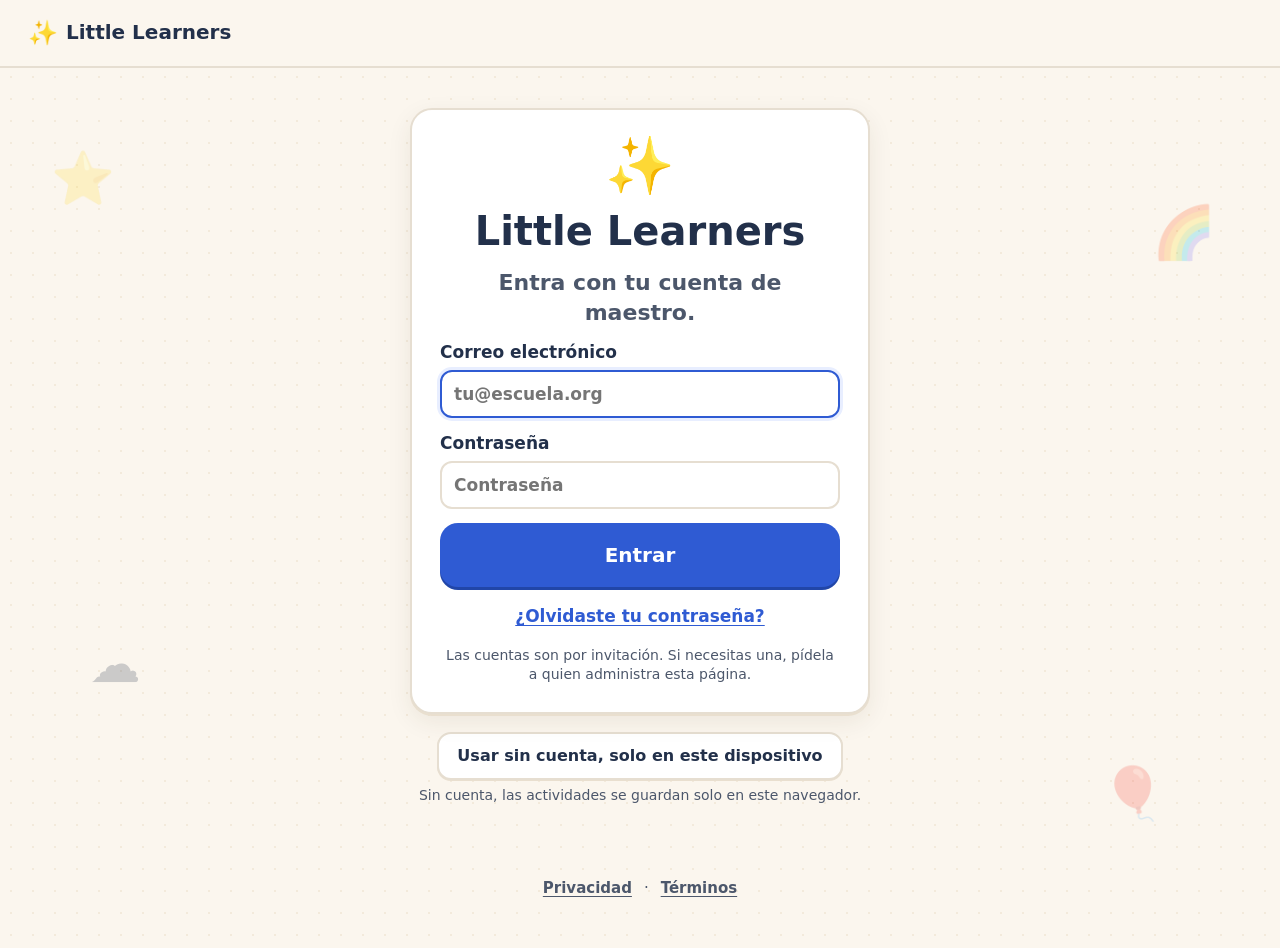
<file: versions/little-learners-activities-v125.html>
<!doctype html>
<html lang="es">
<head>
  <meta charset="utf-8">
  <meta name="viewport" content="width=device-width,initial-scale=1,viewport-fit=cover">
  <meta name="theme-color" content="#FBF6EE">
  <title>Little Learners Activities</title>
  <style>
/* Little Learners Activities — V122 styles
 * Designed for the Lenovo 10e Chromebook tablets (10.1", touch, Chrome) and the
 * classroom display. Big touch targets, no hover-only actions. */

:root {
  --bg: #FBF6EE;
  --bg-dots: #F3EADB;
  --surface: #FFFFFF;
  --surface-2: #F7F3EC;
  --ink: #22304A;
  --muted: #4C576B;
  --line: #E6DED1;
  --primary: #2F5BD3;
  --primary-ink: #FFFFFF;
  --primary-soft: #E8EEFF;
  --sun: #FFC94D;
  --good: #22C55E;
  --good-soft: #DCF7E6;
  --bad: #EF4444;
  --bad-soft: #FDE4E4;
  --warn-soft: #FFF3D6;
  --radius: 22px;
  --radius-sm: 14px;
  --shadow: 0 2px 0 #E9DFCF, 0 8px 24px rgba(60, 45, 20, .08);
  --shadow-press: 0 1px 0 #E9DFCF;
  /* Only fonts already on the device: no outside font service is contacted.
     ui-rounded = the rounded system font on iPhone/iPad/Mac. */
  --font: ui-rounded, 'SF Pro Rounded', 'Nunito', 'Varela Round', system-ui, -apple-system, 'Segoe UI', Roboto, 'Helvetica Neue', Arial, sans-serif;
  --appbar-h: 68px;
}

* { box-sizing: border-box; }
html, body { margin: 0; min-height: 100%; }
body {
  font-family: var(--font);
  color: var(--ink);
  background-color: var(--bg);
  background-image: radial-gradient(var(--bg-dots) 1.2px, transparent 1.2px);
  background-size: 22px 22px;
  font-size: 17px;
  line-height: 1.35;
  -webkit-tap-highlight-color: transparent;
}
[hidden] { display: none !important; }
h1, h2, h3 { margin: 0; line-height: 1.15; font-weight: 900; }
h1 { font-size: clamp(26px, 3.6vw, 40px); }
h2 { font-size: clamp(20px, 2.4vw, 26px); }
h3 { font-size: 18px; }
p { margin: 0; }
.muted { color: var(--muted); }
.small { font-size: 14px; }
.lead { font-size: clamp(17px, 2vw, 22px); color: var(--muted); font-weight: 700; }

/* ---------- Buttons ---------- */
button, input, select, textarea { font: inherit; color: inherit; }
button { cursor: pointer; touch-action: manipulation; }
.btn {
  display: inline-flex; align-items: center; justify-content: center; gap: 8px;
  min-height: 48px; padding: 10px 18px; border-radius: var(--radius-sm);
  border: 2px solid transparent; font-weight: 800; font-size: 16px; white-space: nowrap;
  background: var(--surface); color: var(--ink); box-shadow: var(--shadow-press);
  transition: transform .08s ease, filter .12s ease;
}
.btn:active { transform: translateY(1px); }
.btn:disabled { opacity: .45; cursor: not-allowed; }
.btn.primary { background: var(--primary); color: var(--primary-ink); box-shadow: 0 3px 0 #2146A8; }
.btn.primary:active { box-shadow: 0 1px 0 #2146A8; }
.btn.ghost { background: var(--surface); border-color: var(--line); }
.btn.soft { background: var(--primary-soft); color: var(--primary); }
.btn.danger { background: #DC2626; color: #fff; box-shadow: 0 3px 0 #A11D1D; }
.btn.danger-ghost { background: var(--surface); color: #B42318; border-color: #F3C3C3; }
.btn.big { min-height: 64px; font-size: 20px; padding: 12px 28px; border-radius: 18px; }
.btn.sm { min-height: 38px; padding: 6px 12px; font-size: 14px; border-radius: 11px; }
.icon-btn {
  display: inline-grid; place-items: center; width: 48px; height: 48px; padding: 0;
  border-radius: 14px; border: 2px solid var(--line); background: var(--surface);
  font-size: 22px; line-height: 1; box-shadow: var(--shadow-press);
}
.icon-btn.big { width: 64px; height: 64px; font-size: 32px; border-radius: 18px; }
.icon-btn:active { transform: translateY(1px); }
:focus-visible { outline: 4px solid #8DB0FF; outline-offset: 2px; }

/* ---------- App bar ---------- */
.appbar {
  position: sticky; top: 0; z-index: 20; height: var(--appbar-h);
  display: grid; grid-template-columns: auto 1fr auto; align-items: center; gap: 12px;
  padding: 0 clamp(12px, 2.5vw, 28px);
  background: rgba(251, 246, 238, .92); backdrop-filter: blur(6px);
  border-bottom: 2px solid var(--line);
}
.brand { display: flex; align-items: center; gap: 8px; font-weight: 900; font-size: 20px; }
.brand-mark { font-size: 24px; }
.appbar-center { display: flex; justify-content: center; min-width: 0; }
.appbar-right { display: flex; align-items: center; gap: 10px; }
.tabs { display: flex; gap: 4px; padding: 4px; background: var(--surface-2); border-radius: 16px; border: 2px solid var(--line); overflow-x: auto; max-width: 100%; }
.tab { border: 0; background: transparent; padding: 9px 14px; border-radius: 12px; font-weight: 800; color: var(--muted); white-space: nowrap; min-height: 42px; }
.tab[aria-selected="true"] { background: var(--surface); color: var(--ink); box-shadow: 0 1px 4px rgba(0,0,0,.08); }
.student-chip { display: flex; align-items: center; gap: 8px; font-weight: 900; font-size: 20px; padding: 6px 14px 6px 8px; background: var(--surface); border: 2px solid var(--line); border-radius: 999px; }
.student-chip .animal { font-size: 30px; line-height: 1; }

/* Hold-to-open teacher button (keeps little fingers out) */
.teacher-gate { position: relative; overflow: hidden; }
.teacher-gate .fill { position: absolute; inset: 0; background: var(--primary-soft); transform-origin: left; transform: scaleX(0); z-index: 0; }
.teacher-gate.holding .fill { transform: scaleX(1); transition: transform 1s linear; }
.teacher-gate span { position: relative; z-index: 1; }

/* ---------- Layout ---------- */
main { padding: clamp(14px, 2.5vw, 28px); max-width: 1240px; margin: 0 auto; }
.screen { animation: fadeIn .18s ease; }
@keyframes fadeIn { from { opacity: 0; transform: translateY(4px); } }
.panel { background: var(--surface); border-radius: var(--radius); box-shadow: var(--shadow); border: 2px solid var(--line); padding: clamp(16px, 2.5vw, 28px); }
.hero { text-align: center; margin: clamp(4px, 2vh, 22px) 0 clamp(16px, 3vh, 30px); display: grid; gap: 8px; }

/* ---------- Student picker ---------- */
.student-grid { display: grid; grid-template-columns: repeat(auto-fit, minmax(170px, 230px)); justify-content: center; gap: clamp(12px, 2vw, 22px); }
.student-card {
  display: grid; justify-items: center; gap: 6px; padding: 22px 12px 18px;
  border-radius: var(--radius); border: 3px solid var(--line); background: var(--surface);
  box-shadow: 0 4px 0 var(--line); font-weight: 900; font-size: 22px;
  transition: transform .1s ease;
}
.student-card:active { transform: translateY(3px); box-shadow: 0 1px 0 var(--line); }
.student-card .animal { font-size: clamp(64px, 9vw, 92px); line-height: 1.05; }
.student-card:nth-child(6n+1) { background: #FFF0F3; border-color: #F6C9D4; box-shadow: 0 4px 0 #F6C9D4; }
.student-card:nth-child(6n+2) { background: #EEF8EF; border-color: #BFE3C6; box-shadow: 0 4px 0 #BFE3C6; }
.student-card:nth-child(6n+3) { background: #FFF7E0; border-color: #F1D88E; box-shadow: 0 4px 0 #F1D88E; }
.student-card:nth-child(6n+4) { background: #EDF4FF; border-color: #BCD2F7; box-shadow: 0 4px 0 #BCD2F7; }
.student-card:nth-child(6n+5) { background: #F6EFFF; border-color: #D6C4F3; box-shadow: 0 4px 0 #D6C4F3; }
.student-card:nth-child(6n+6) { background: #FFF1E6; border-color: #F5CBA7; box-shadow: 0 4px 0 #F5CBA7; }

/* ---------- Library ---------- */
.library-head { display: flex; align-items: center; justify-content: space-between; gap: 12px; flex-wrap: wrap; margin-bottom: 18px; }
.library-actions { display: flex; gap: 10px; flex-wrap: wrap; }
.crumbs { display: flex; align-items: center; gap: 6px; flex-wrap: wrap; font-weight: 900; font-size: clamp(22px, 3vw, 32px); }
.crumbs button { border: 0; background: none; padding: 4px 6px; border-radius: 10px; font-weight: 900; color: var(--primary); }
.crumbs .sep { color: var(--muted); font-weight: 700; }
.crumbs .here { padding: 4px 6px; }
.back-btn { margin-right: 6px; }

.card-grid { display: grid; grid-template-columns: repeat(auto-fill, minmax(220px, 1fr)); gap: clamp(12px, 1.8vw, 20px); }
.card {
  position: relative; display: flex; flex-direction: column; text-align: left;
  min-height: 210px; padding: 0; border-radius: var(--radius); overflow: hidden;
  border: 2px solid var(--line); background: var(--surface); box-shadow: var(--shadow);
}
.card-main { flex: 1; display: flex; flex-direction: column; gap: 6px; padding: 16px; border: 0; background: transparent; text-align: left; width: 100%; }
.card-main:active { background: rgba(0,0,0,.03); }
/* The whole picture is shown (contain), never cropped; empty space gets a soft background. */
.card .cover { width: 100%; aspect-ratio: 4 / 3; object-fit: contain; border-radius: 14px; background: #fff; border: 2px solid var(--line); padding: 4px; }
.card .cover-placeholder { width: 100%; aspect-ratio: 4 / 3; border-radius: 14px; background: var(--primary-soft); display: grid; place-items: center; font-size: 46px; }
.card .name { font-size: 21px; font-weight: 900; line-height: 1.15; overflow-wrap: anywhere; }
.card .meta { font-size: 14px; font-weight: 800; color: var(--muted); }
.card.folder { background: var(--folder, #F8EDB8); border-color: rgba(0, 0, 0, .1); }
.card.folder .folder-icon { font-size: 58px; line-height: 1; filter: drop-shadow(0 2px 0 rgba(255,255,255,.6)); }
.card.up { background: var(--surface-2); border-style: dashed; }
.card.up .folder-icon { font-size: 44px; }
/* Drag an activity onto a folder (teacher) */
.card.quiz.draggable { -webkit-touch-callout: none; user-select: none; -webkit-user-select: none; }
@media (hover: hover) and (pointer: fine) { .card.quiz.draggable .card-main { cursor: grab; } }
.card.quiz.armed { transform: scale(.97); box-shadow: 0 0 0 4px var(--primary-soft); transition: transform .15s ease; }
.card.quiz.dragging { opacity: .4 !important; transform: scale(.96) !important; animation: none !important; }
.drag-chip { position: fixed; left: 0; top: 0; z-index: 1000; pointer-events: none; display: flex; align-items: center; gap: 10px; max-width: 260px; padding: 8px 14px 8px 8px; border-radius: 16px; background: var(--surface); border: 3px solid var(--primary); box-shadow: 0 14px 30px rgba(30, 30, 60, .28); font-weight: 900; font-size: 16px; }
.drag-chip img, .drag-chip .chip-emoji { width: 48px; height: 48px; border-radius: 10px; object-fit: contain; background: #fff; display: grid; place-items: center; font-size: 26px; flex: 0 0 auto; }
.drag-chip span:last-child { overflow: hidden; text-overflow: ellipsis; white-space: nowrap; }
.card.drop-ok { outline: 3px dashed rgba(47, 91, 211, .35); outline-offset: 3px; }
.card.drop-target { outline: 4px solid var(--primary); outline-offset: 3px; transform: scale(1.04); box-shadow: 0 12px 26px rgba(47, 91, 211, .25); transition: transform .12s ease; }
.crumbs .drop-ok { outline: 2px dashed rgba(47, 91, 211, .35); outline-offset: 2px; border-radius: 10px; }
.crumbs .drop-target { outline: 3px solid var(--primary); background: var(--primary-soft); border-radius: 10px; }
body.card-sorting, body.card-sorting * { cursor: grabbing !important; user-select: none !important; }
.badge { display: inline-flex; align-items: center; gap: 5px; align-self: flex-start; padding: 3px 10px; border-radius: 999px; font-size: 13px; font-weight: 900; }
.badge.visible { background: var(--good-soft); color: #13753A; }
.badge.hidden { background: var(--warn-soft); color: #8A5B08; }
.card-tools { display: flex; gap: 6px; padding: 0 12px 12px; }
.card-tools .btn { flex: 1; }
.card-tools .icon-btn { width: 38px; height: 38px; font-size: 18px; border-radius: 11px; flex: 0 0 auto; }
.empty { text-align: center; padding: 48px 16px; color: var(--muted); font-weight: 800; font-size: 20px; display: grid; gap: 14px; justify-items: center; }
.empty .big-emoji { font-size: 72px; }

/* Student mode: bigger, simpler cards */
.mode-student .card { min-height: 230px; border-width: 3px; }
.mode-student .card .name { font-size: 24px; }
.mode-student .teacher-only { display: none !important; }
.mode-teacher .student-only { display: none !important; }

/* ---------- Menus / modals / toasts ---------- */
.menu { position: fixed; z-index: 60; min-width: 200px; padding: 6px; background: var(--surface); border: 2px solid var(--line); border-radius: 16px; box-shadow: 0 16px 40px rgba(30, 30, 60, .2); display: grid; }
.menu button { border: 0; background: none; text-align: left; padding: 12px 14px; border-radius: 10px; font-weight: 800; min-height: 46px; }
.menu button:hover, .menu button:focus-visible { background: var(--primary-soft); }
.menu button.danger { color: #B42318; }
.modal-back { position: fixed; inset: 0; z-index: 70; background: rgba(28, 36, 56, .45); display: grid; place-items: center; padding: 16px; }
.modal { width: min(520px, 100%); max-height: 90vh; overflow: auto; background: var(--surface); border-radius: var(--radius); padding: 22px; display: grid; gap: 14px; box-shadow: 0 30px 80px rgba(20, 20, 50, .3); }
.modal.wide { width: min(720px, 100%); }
.modal-actions { display: flex; gap: 10px; justify-content: flex-end; flex-wrap: wrap; }
#toasts { position: fixed; bottom: 18px; left: 50%; transform: translateX(-50%); z-index: 90; display: grid; gap: 8px; width: min(520px, calc(100% - 24px)); pointer-events: none; }
.toast { padding: 12px 16px; border-radius: 14px; background: var(--ink); color: #fff; font-weight: 800; box-shadow: 0 10px 30px rgba(0,0,0,.2); transition: opacity .4s, transform .4s; }
.toast.error { background: #B42318; }
.toast.success { background: #15803D; }
.toast.out { opacity: 0; transform: translateY(8px); }

/* ---------- Forms ---------- */
.field { display: grid; gap: 6px; font-weight: 800; }
.field > span.hint { font-weight: 600; color: var(--muted); font-size: 14px; }
input[type=text], input[type=search], select, textarea {
  width: 100%; min-height: 48px; padding: 10px 12px; border-radius: 12px;
  border: 2px solid var(--line); background: var(--surface); font-weight: 600;
}
textarea { resize: vertical; min-height: 80px; }
input:focus, select:focus, textarea:focus { border-color: var(--primary); outline: none; box-shadow: 0 0 0 3px var(--primary-soft); }
.check { display: flex; align-items: center; gap: 10px; font-weight: 700; min-height: 40px; }
.check input { width: 22px; height: 22px; accent-color: var(--primary); }
.segmented { display: inline-flex; flex-wrap: wrap; gap: 4px; padding: 4px; border-radius: 14px; background: var(--surface-2); border: 2px solid var(--line); }
.segmented button { border: 0; background: transparent; border-radius: 10px; padding: 8px 12px; font-weight: 800; color: var(--muted); min-height: 40px; }
.segmented button[aria-pressed="true"] { background: var(--surface); color: var(--ink); box-shadow: 0 1px 4px rgba(0,0,0,.1); }
.switch { display: flex; align-items: center; gap: 12px; font-weight: 800; cursor: pointer; }
.switch input { appearance: none; width: 54px; height: 32px; border-radius: 999px; background: #D5D9E2; position: relative; transition: background .15s; cursor: pointer; flex: 0 0 auto; margin: 0; }
.switch input::after { content: ''; position: absolute; top: 4px; left: 4px; width: 24px; height: 24px; border-radius: 50%; background: #fff; box-shadow: 0 1px 3px rgba(0,0,0,.3); transition: left .15s; }
.switch input:checked { background: var(--good); }
.switch input:checked::after { left: 26px; }
.palette { display: grid; grid-template-columns: repeat(5, 1fr); gap: 8px; }
.swatch { height: 48px; border-radius: 12px; border: 3px solid transparent; }
.swatch[aria-pressed="true"] { border-color: var(--ink); box-shadow: inset 0 0 0 3px #fff; }
.animal-pick { display: grid; grid-template-columns: repeat(auto-fill, minmax(52px, 1fr)); gap: 6px; }
.animal-pick button { font-size: 30px; height: 52px; border-radius: 12px; border: 2px solid var(--line); background: var(--surface); }
.animal-pick button[aria-pressed="true"] { border-color: var(--primary); background: var(--primary-soft); }

/* ---------- Editor ---------- */
.editor-top { display: flex; align-items: center; gap: 10px; flex-wrap: wrap; margin-bottom: 16px; }
.editor-top .name-input { flex: 1 1 260px; font-size: 22px; font-weight: 900; min-height: 56px; }
.editor-layout { display: grid; grid-template-columns: 290px 1fr; gap: 18px; align-items: start; }
.editor-side { display: grid; gap: 14px; position: sticky; top: calc(var(--appbar-h) + 14px); max-height: calc(100vh - var(--appbar-h) - 28px); overflow: auto; padding-bottom: 6px; }
.settings-grid { display: grid; gap: 14px; }
.q-list { display: grid; gap: 8px; }
.q-item { display: grid; grid-template-columns: 34px 1fr auto; align-items: center; user-select: none; -webkit-user-select: none; -webkit-touch-callout: none; gap: 10px; padding: 10px; border-radius: 14px; border: 2px solid var(--line); background: var(--surface); text-align: left; min-height: 56px; }
.q-item .num { width: 34px; height: 34px; border-radius: 10px; display: grid; place-items: center; background: var(--surface-2); font-weight: 900; }
.q-item .txt { font-weight: 700; overflow: hidden; text-overflow: ellipsis; white-space: nowrap; }
.q-item[aria-current="true"] { border-color: var(--primary); background: var(--primary-soft); }
.q-item[aria-current="true"] .num { background: var(--primary); color: #fff; }
.q-item.problem .num { background: var(--bad-soft); color: #B42318; }
/* Drag to reorder */
.q-item .grip { font-size: 20px; line-height: 1; color: var(--muted, #6b6b7b); padding: 8px 4px; margin: -8px -4px -8px 0; cursor: grab; touch-action: none; border-radius: 8px; }
.q-item:hover .grip { color: var(--primary); }
@media (hover: hover) and (pointer: fine) { .q-list .q-item { cursor: grab; } }
.q-item.dragging { opacity: .35; border-style: dashed; }
.q-ghost { position: fixed; left: 0; top: 0; z-index: 1000; pointer-events: none; margin: 0; box-shadow: 0 14px 30px rgba(30, 30, 60, .25); border-color: var(--primary) !important; background: var(--surface) !important; opacity: .96; }
.q-list.sorting .q-item { position: relative; }
.q-item.drop-before::before, .q-item.drop-after::after { content: ''; position: absolute; left: 4px; right: 4px; height: 5px; border-radius: 999px; background: var(--primary); box-shadow: 0 0 0 3px var(--primary-soft); pointer-events: none; }
.q-item.drop-before::before { top: -8px; }
.q-item.drop-after::after { bottom: -8px; }
.q-list.h .q-item.drop-before::before, .q-list.h .q-item.drop-after::after { top: 4px; bottom: 4px; width: 5px; height: auto; }
.q-list.h .q-item.drop-before::before { left: -8px; right: auto; }
.q-list.h .q-item.drop-after::after { right: -8px; left: auto; }
body.q-sorting, body.q-sorting * { cursor: grabbing !important; user-select: none !important; }
.q-editor { display: grid; gap: 16px; }
.q-editor-head { display: flex; align-items: center; justify-content: space-between; gap: 10px; flex-wrap: wrap; }
.q-tools { display: flex; gap: 6px; flex-wrap: wrap; }
.media-row { display: flex; gap: 10px; align-items: center; flex-wrap: wrap; }
.thumb { width: 84px; height: 84px; object-fit: contain; border-radius: 12px; border: 2px solid var(--line); background: #fff; }
.answers { display: grid; grid-template-columns: repeat(auto-fill, minmax(260px, 1fr)); gap: 12px; }
.answer { display: grid; gap: 10px; padding: 14px; border-radius: 18px; border: 3px solid var(--line); background: var(--surface-2); }
.answer.is-correct { border-color: #15803D; background: #F1FBF4; }
.answer-head { display: flex; align-items: center; justify-content: space-between; gap: 8px; }
.answer-letter { width: 36px; height: 36px; border-radius: 10px; display: grid; place-items: center; font-weight: 900; color: #fff; }
.correct-toggle { border: 2px solid var(--line); background: var(--surface); border-radius: 999px; padding: 6px 12px; font-weight: 900; min-height: 40px; color: var(--muted); }
.answer.is-correct .correct-toggle { background: #15803D; border-color: #15803D; color: #fff; }
.problem-box { padding: 12px 14px; border-radius: 14px; background: var(--bad-soft); color: #9F1D1D; font-weight: 800; }
.ok-box { padding: 12px 14px; border-radius: 14px; background: var(--good-soft); color: #13753A; font-weight: 800; }
.sub { padding: 12px; border-radius: 14px; background: var(--surface); border: 2px dashed var(--line); display: grid; gap: 10px; }

/* ---------- Teacher tool pages ---------- */
.tool-page { display: grid; gap: 18px; max-width: 860px; margin: 0 auto; }
.roster-list { display: grid; gap: 8px; }
.roster-row { display: flex; align-items: center; gap: 12px; padding: 10px 12px; border-radius: 14px; border: 2px solid var(--line); background: var(--surface); }
.roster-row .animal { font-size: 34px; }
.roster-row .nm { flex: 1; font-weight: 900; font-size: 19px; }
.meter { height: 12px; border-radius: 999px; background: var(--surface-2); border: 2px solid var(--line); overflow: hidden; }
.meter > div { height: 100%; background: var(--primary); }
.letters { display: flex; gap: 8px; flex-wrap: wrap; }
.letters label { display: grid; place-items: center; width: 56px; height: 56px; border-radius: 14px; border: 2px solid var(--line); background: var(--surface); font-weight: 900; font-size: 24px; cursor: pointer; }
.letters input { position: absolute; opacity: 0; pointer-events: none; }
.letters label:has(input:checked) { background: var(--primary); color: #fff; border-color: var(--primary); }
.image-groups { display: grid; gap: 12px; }
.image-slots { display: grid; grid-template-columns: repeat(auto-fill, minmax(150px, 1fr)); gap: 8px; }

/* ---------- Player ---------- */
.player { position: fixed; inset: 0; z-index: 50; background: var(--bg); padding: clamp(6px, 1.2vw, 14px); }
.player-shell { height: 100%; max-width: 1280px; margin: 0 auto; display: flex; flex-direction: column; gap: clamp(6px, 1vh, 12px); }
.player-top { display: grid; grid-template-columns: auto 1fr auto; align-items: center; gap: 12px; flex: 0 0 auto; }
.player-progress { display: flex; justify-content: center; gap: 8px; flex-wrap: wrap; }
.dot { width: 18px; height: 18px; border-radius: 50%; background: #E3DACB; border: 2px solid #D6CAB5; }
.dot.done { background: var(--sun); border-color: #E7AE24; }
.dot.now { background: var(--primary); border-color: #2146A8; transform: scale(1.25); }
.progress-text { font-weight: 900; color: var(--muted); font-size: 18px; }
.speaker:disabled { visibility: hidden; }
.player-body { flex: 1 1 auto; min-height: 0; display: flex; flex-direction: column; gap: clamp(8px, 1.4vh, 16px); }
.question { flex: 1 1 auto; min-height: 0; display: flex; flex-direction: column; align-items: center; justify-content: center; gap: clamp(6px, 1.2vh, 14px); background: var(--surface); border: 3px solid var(--line); border-radius: 28px; padding: clamp(8px, 1.6vh, 20px); box-shadow: var(--shadow); }
.question-text { font-weight: 900; text-align: center; font-size: clamp(24px, 6vh, 64px); line-height: 1.1; white-space: pre-wrap; overflow-wrap: anywhere; max-width: 100%; }
.question.has-image .question-text { font-size: clamp(20px, 4.2vh, 44px); }
.question-image { flex: 1 1 auto; min-height: 0; max-width: 100%; object-fit: contain; border-radius: 16px; }
.question-image.tap-speak { cursor: pointer; -webkit-tap-highlight-color: transparent; user-select: none; -webkit-user-select: none; -webkit-touch-callout: none; }
.question-image.tap-speak:focus-visible { outline: 4px solid var(--primary); outline-offset: 4px; }
.question-image.pop { animation: img-pop .35s ease; }
@keyframes img-pop { 40% { transform: scale(1.05); } }
@media (prefers-reduced-motion: reduce) { .question-image.pop { animation: none; } }
.options { flex: 0 0 44%; min-height: 0; display: grid; gap: clamp(8px, 1.2vw, 14px); grid-template-columns: repeat(var(--cols, 2), minmax(0, 1fr)); grid-template-rows: repeat(var(--rows, 1), minmax(0, 1fr)); }
.options.five { grid-template-columns: repeat(6, minmax(0, 1fr)); }
.options.five .option:nth-child(-n+3) { grid-column: span 2; }
.options.five .option:nth-child(4) { grid-column: 2 / span 2; }
.options.five .option:nth-child(5) { grid-column: 4 / span 2; }
.option {
  position: relative; min-width: 0; min-height: 0; display: flex; flex-direction: column; align-items: center; justify-content: center; gap: 4px;
  padding: clamp(6px, 1vw, 12px); border-radius: 24px; border: 3px solid rgba(0,0,0,.08); background: var(--pastel, #F8FBFF);
  box-shadow: 0 5px 0 rgba(0,0,0,.08); font-weight: 900; color: var(--ink); container-type: size; overflow: hidden;
  transition: transform .08s ease;
}
.option:active:not(:disabled) { transform: translateY(3px); box-shadow: 0 2px 0 rgba(0,0,0,.08); }
.option:disabled { cursor: default; }
.option img { flex: 1 1 auto; min-height: 0; max-width: 100%; max-height: 100%; object-fit: contain; }
.option .label { line-height: 1.05; text-align: center; overflow-wrap: anywhere; max-width: 100%; font-size: clamp(18px, min(60cqi, 60cqh), 120px); }
.option.has-image .label { font-size: clamp(14px, min(14cqi, 18cqh), 44px); flex: 0 0 auto; }
.option.selected { border-color: var(--primary); box-shadow: 0 0 0 4px var(--primary-soft), 0 5px 0 rgba(0,0,0,.08); }
.option.flash-correct { animation: flashGood 1s steps(2, end) 2; border-color: #15803D; }
.option.flash-incorrect { animation: flashBad 1s steps(2, end) 2; border-color: #B91C1C; }
@keyframes flashGood { 0%, 49.999% { background: var(--good); } 50%, 100% { background: #fff; } }
@keyframes flashBad { 0%, 49.999% { background: var(--bad); } 50%, 100% { background: #fff; } }
/* The speaker scales with its answer box (cqmin) so it never covers the answer on small screens. */
.option .answer-sound { position: absolute; top: clamp(4px, 3cqmin, 10px); right: clamp(4px, 3cqmin, 10px); width: clamp(34px, 24cqmin, 72px); height: clamp(34px, 24cqmin, 72px); font-size: clamp(17px, 12cqmin, 36px); border-radius: clamp(10px, 5cqmin, 16px); z-index: 2; border-width: 2px; }
.finish { flex: 1; display: grid; place-content: center; justify-items: center; gap: 18px; text-align: center; }
.finish .stars { font-size: clamp(70px, 14vh, 140px); line-height: 1; animation: pop .5s ease; }
.finish h1 { font-size: clamp(34px, 7vh, 64px); }
@keyframes pop { from { transform: scale(.4); opacity: 0; } 70% { transform: scale(1.1); } }
.preview-banner { text-align: center; font-weight: 900; color: #8A5B08; background: var(--warn-soft); border-radius: 12px; padding: 4px 10px; font-size: 14px; }

/* ---------- Sonidos iniciales + result ---------- */
.sonidos-bar { display: flex; align-items: center; gap: 12px; margin-bottom: 10px; font-size: 22px; }
.sonidos-frame { width: 100%; height: calc(100vh - var(--appbar-h) - 120px); min-height: 480px; border: 0; border-radius: var(--radius); background: #fff; box-shadow: var(--shadow); }
.result-panel { max-width: 720px; margin: 0 auto; display: grid; gap: 12px; justify-items: center; text-align: center; }
.trophy { font-size: 72px; }
.score { font-size: 52px; font-weight: 900; color: var(--primary); }
.pill { padding: 6px 16px; border-radius: 999px; background: var(--primary-soft); color: var(--primary); font-weight: 900; }
.ranks { display: grid; gap: 6px; width: 100%; }
.rank { display: grid; grid-template-columns: 70px 40px 1fr auto; align-items: center; gap: 8px; padding: 10px 14px; border-radius: 12px; background: var(--surface-2); font-weight: 800; text-align: left; }
.rank.mine { background: var(--warn-soft); outline: 2px solid var(--sun); }

/* ---------- Responsive ---------- */
@media (max-width: 900px) {
  .editor-layout { grid-template-columns: 1fr; }
  .editor-side { position: static; max-height: none; }
  .q-list { grid-auto-flow: column; grid-auto-columns: minmax(150px, 1fr); overflow-x: auto; padding-bottom: 4px; }
}
/* Teacher tabs move to their own row on iPad portrait / narrow windows. */
@media (max-width: 1100px) {
  .mode-teacher .appbar { grid-template-columns: 1fr auto; grid-template-areas: 'brand right' 'center center'; row-gap: 6px; padding-bottom: 8px; }
  .mode-teacher .brand { grid-area: brand; }
  .mode-teacher .appbar-right { grid-area: right; }
  .mode-teacher .appbar-center { grid-area: center; }
  .mode-teacher .editor-side { top: calc(var(--appbar-h) + 70px); max-height: calc(100vh - var(--appbar-h) - 90px); }
}
@media (max-width: 600px) {
  .tab .tab-label { display: none; }
}
@media (max-width: 760px) {
  .tab { padding: 8px 10px; font-size: 14px; }
  .card-grid { grid-template-columns: repeat(auto-fill, minmax(160px, 1fr)); }
  .student-grid { grid-template-columns: repeat(auto-fill, minmax(140px, 1fr)); }
}
/* Portrait tablet: answers in two columns, a bit more room for them */
@media (orientation: portrait) {
  .options { flex-basis: 50%; }
  .options:not(.two) { --cols: 2 !important; --rows: var(--rows-portrait, 2) !important; }
  .options.five { grid-template-columns: repeat(2, minmax(0, 1fr)); }
  .options.five .option:nth-child(n) { grid-column: auto; }
  .options.five .option:nth-child(5) { grid-column: 1 / span 2; }
}
@media (max-height: 560px) {
  :root { --appbar-h: 56px; }
  .icon-btn.big { width: 52px; height: 52px; font-size: 26px; }
  .dot { width: 14px; height: 14px; }
}
@media (prefers-reduced-motion: reduce) {
  * { animation-duration: .01ms !important; transition-duration: .01ms !important; }
  .option.flash-correct, .option.flash-incorrect { animation-duration: 1s !important; }
}

/* =====================================================================
 * Device-specific layout: iPhone, iPad, Chromebook tablets, laptops and
 * widescreen monitors. Safe areas keep content clear of notches and the
 * iPhone home bar; dvh units avoid the iOS Safari toolbar overlap.
 * ===================================================================== */
html { -webkit-text-size-adjust: 100%; text-size-adjust: 100%; }
.appbar {
  padding-left: max(clamp(12px, 2.5vw, 28px), env(safe-area-inset-left));
  padding-right: max(clamp(12px, 2.5vw, 28px), env(safe-area-inset-right));
  padding-top: env(safe-area-inset-top);
  height: auto; min-height: calc(var(--appbar-h) + env(safe-area-inset-top));
}
main {
  padding-left: max(clamp(14px, 2.5vw, 28px), env(safe-area-inset-left));
  padding-right: max(clamp(14px, 2.5vw, 28px), env(safe-area-inset-right));
  padding-bottom: max(28px, calc(env(safe-area-inset-bottom) + 16px));
}
.player {
  height: 100vh; height: 100dvh;
  padding: max(clamp(6px, 1.2vw, 14px), env(safe-area-inset-top)) max(clamp(6px, 1.2vw, 14px), env(safe-area-inset-right)) max(clamp(6px, 1.2vw, 14px), env(safe-area-inset-bottom)) max(clamp(6px, 1.2vw, 14px), env(safe-area-inset-left));
}
.modal-back { padding: max(16px, env(safe-area-inset-top)) max(16px, env(safe-area-inset-right)) max(16px, env(safe-area-inset-bottom)) max(16px, env(safe-area-inset-left)); }
.modal { max-height: 90vh; max-height: 90dvh; }
#toasts { bottom: max(18px, calc(env(safe-area-inset-bottom) + 10px)); }
.sonidos-frame { height: calc(100vh - var(--appbar-h) - 120px); height: calc(100dvh - var(--appbar-h) - 120px); }

/* Kid-facing buttons: no text selection or iOS "copy" callout on long press. */
.student-card, .card-main, .option, .icon-btn, .teacher-gate, .tab, .segmented button {
  -webkit-user-select: none; user-select: none; -webkit-touch-callout: none;
}
/* Long names never push things off-screen. */
.card .name, .student-card span, .student-chip span, .crumbs .here, .crumbs button { overflow-wrap: anywhere; min-width: 0; }
.student-chip span:last-child { max-width: 32vw; overflow: hidden; text-overflow: ellipsis; white-space: nowrap; }
/* Hover effects only where a real mouse exists (avoids "sticky" hover on iPad). */
@media (hover: hover) {
  .btn:hover:not(:disabled) { filter: brightness(1.04); }
  .card-main:hover { background: rgba(0,0,0,.025); }
  .student-card:hover { transform: translateY(-2px); }
}

/* ---- Large monitors (1600px+) and widescreen (2200px+) ---- */
@media (min-width: 1600px) {
  body { font-size: 18px; }
  main { max-width: 1520px; }
  .card-grid { grid-template-columns: repeat(auto-fill, minmax(260px, 1fr)); }
  .student-grid { grid-template-columns: repeat(auto-fit, minmax(200px, 260px)); }
  .student-card .animal { font-size: 104px; }
  .player-shell { max-width: 1500px; }
  .editor-layout { grid-template-columns: 340px 1fr; }
}
@media (min-width: 2200px) {
  main { max-width: 1900px; }
  .card-grid { grid-template-columns: repeat(auto-fill, minmax(300px, 1fr)); }
  .player-shell { max-width: 1800px; }
}

/* ---- iPad portrait / small laptops ---- */
@media (max-width: 1024px) {
  .appbar { grid-template-columns: auto 1fr auto; }
}

/* ---- Phones (iPhone portrait, small Android) ---- */
@media (max-width: 640px) {
  body { font-size: 16px; }
  :root { --appbar-h: 60px; --radius: 18px; }
  /* Top bar: brand + buttons on row 1, teacher tabs/student name on row 2. */
  .appbar { grid-template-columns: 1fr auto; grid-template-areas: 'brand right' 'center center'; row-gap: 6px; padding-bottom: 8px; }
  .brand { grid-area: brand; }
  .appbar-right { grid-area: right; }
  .appbar-center { grid-area: center; justify-content: stretch; }
  .appbar-center:empty { display: none; }
  .appbar-center .tabs { width: 100%; justify-content: space-between; }
  .tab { flex: 1; padding: 8px 6px; font-size: 20px; }
  .student-chip { margin: 0 auto; }
  .student-chip span:last-child { max-width: 60vw; }
  .brand-name { display: inline; font-size: 18px; }

  .hero { margin: 6px 0 16px; }
  .student-grid { grid-template-columns: repeat(2, minmax(0, 1fr)); gap: 12px; }
  .student-card { padding: 16px 8px 14px; font-size: 19px; }
  .student-card .animal { font-size: 60px; }

  .library-head { margin-bottom: 12px; }
  .library-actions { width: 100%; }
  .library-actions .btn { flex: 1; }
  .crumbs { font-size: 22px; }
  .card-grid { grid-template-columns: repeat(2, minmax(0, 1fr)); gap: 10px; }
  .card, .mode-student .card { min-height: 0; }
  .card-main { padding: 12px; }
  .card .name, .mode-student .card .name { font-size: 18px; }
  .card .meta { font-size: 13px; }
  .card.folder .folder-icon { font-size: 44px; }
  .card .cover-placeholder { font-size: 36px; }
  .card-tools { padding: 0 10px 10px; }
  .badge { font-size: 12px; }

  .editor-top .name-input { flex-basis: 100%; order: -1; font-size: 20px; }
  .editor-top .btn { flex: 1; }
  .answers { grid-template-columns: 1fr; }
  .q-editor-head h2 { font-size: 20px; }
  .modal { padding: 18px; }
  .modal-actions { flex-direction: column-reverse; }
  .modal-actions .btn { width: 100%; }
  .roster-row { flex-wrap: wrap; }
  .roster-row .nm { flex-basis: calc(100% - 60px); }
  .rank { grid-template-columns: 48px 32px 1fr auto; padding: 8px 10px; }
  .palette { grid-template-columns: repeat(5, 1fr); }

  /* Player on a phone: a bit smaller chrome, more room for content. */
  .icon-btn.big { width: 54px; height: 54px; font-size: 26px; }
  .question { border-radius: 20px; }
  .option { border-radius: 18px; }
  .dot { width: 12px; height: 12px; }
  .player-progress { gap: 5px; }
}
@media (max-width: 360px) {
  .student-card .animal { font-size: 48px; }
  .card-grid { grid-template-columns: 1fr; }
}

/* ---- Phones in landscape (short screens) ---- */
@media (max-height: 500px) and (orientation: landscape) {
  .appbar { position: static; }
  .player-top { gap: 8px; }
  .icon-btn.big { width: 46px; height: 46px; font-size: 22px; border-radius: 14px; }
  .question { border-radius: 16px; padding: 6px; }
  .question-text { font-size: clamp(18px, 7vh, 40px); }
  .options { flex-basis: 52%; gap: 8px; }
  .editor-side { position: static; max-height: none; }
  .student-card .animal { font-size: 52px; }
}

/* ---------- Accessibility helpers, footer, info page ---------- */
.skip-link { position: absolute; left: 12px; top: -60px; z-index: 100; padding: 10px 16px; border-radius: 12px; background: var(--ink); color: #fff; font-weight: 800; text-decoration: none; }
.skip-link:focus { top: max(12px, env(safe-area-inset-top)); }
main:focus { outline: none; }
.site-footer { display: flex; flex-wrap: wrap; justify-content: center; align-items: center; gap: 4px 8px; margin-top: clamp(24px, 5vh, 48px); color: var(--muted); font-size: 15px; }
.site-footer button, .link-btn { border: 0; background: none; padding: 8px 4px; min-height: 40px; color: var(--muted); font-weight: 800; text-decoration: underline; text-underline-offset: 3px; }
.link-btn { color: var(--primary); padding: 4px 2px; min-height: 0; }
.info-page { gap: 16px; }
.info-toc { display: flex; flex-wrap: wrap; gap: 8px; }
.info-toc a { padding: 8px 14px; border-radius: 999px; background: var(--surface); border: 2px solid var(--line); color: var(--ink); font-weight: 800; text-decoration: none; }
.info-section { display: grid; gap: 10px; scroll-margin-top: calc(var(--appbar-h) + 16px); }
.info-section h3 { margin-top: 6px; }
.info-section ul { margin: 0; padding-left: 22px; display: grid; gap: 6px; }
.info-section p, .info-section li { max-width: 70ch; }

/* =====================================================================
 * Animation. Light on purpose: only transform/opacity, so it stays smooth
 * on the school tablets. Everything is switched off when the device asks
 * for reduced motion.
 * ===================================================================== */
@keyframes popIn { from { opacity: 0; transform: translateY(14px) scale(.92); } to { opacity: 1; transform: none; } }
@keyframes wave { 0%, 60%, 100% { transform: rotate(0); } 10%, 30% { transform: rotate(16deg); } 20%, 40% { transform: rotate(-10deg); } }
@keyframes wiggle { 0%, 100% { transform: rotate(0) scale(1); } 25% { transform: rotate(-9deg) scale(1.12); } 50% { transform: rotate(7deg) scale(1.12); } 75% { transform: rotate(-4deg) scale(1.06); } }
@keyframes bob { 0%, 100% { transform: translateY(0); } 50% { transform: translateY(-6px); } }
@keyframes floaty { 0%, 100% { transform: translate(0, 0) rotate(0); } 50% { transform: translate(10px, -16px) rotate(8deg); } }
@keyframes shake { 0%, 100% { transform: translateX(0); } 20% { transform: translateX(-9px); } 40% { transform: translateX(8px); } 60% { transform: translateX(-6px); } 80% { transform: translateX(4px); } }
@keyframes slideUp { from { opacity: 0; transform: translateY(24px); } to { opacity: 1; transform: none; } }
@keyframes toastIn { from { opacity: 0; transform: translateY(16px) scale(.96); } }
@keyframes confettiFall { 0% { transform: translate(0, 0) rotate(0); opacity: 1; } 100% { transform: translate(var(--dx), var(--dy)) rotate(var(--rot)); opacity: 0; } }
@keyframes sparkle { 0%, 100% { transform: scale(1) rotate(0); } 50% { transform: scale(1.18) rotate(12deg); } }

.hero h1 .wave { display: inline-block; transform-origin: 70% 80%; animation: wave 2.4s ease-in-out .4s 2; }
.brand-mark { display: inline-block; animation: sparkle 3s ease-in-out infinite; }
.animate-in > * { animation: popIn .42s cubic-bezier(.2, .9, .3, 1.2) both; animation-delay: calc(var(--i, 0) * 45ms); }
.student-card .animal { display: inline-block; }
.student-card.tapped .animal { animation: wiggle .45s ease !important; }
.mode-home .student-card:nth-child(3n+1) .animal { animation: bob 3.2s ease-in-out infinite; }
.mode-home .student-card:nth-child(3n+2) .animal { animation: bob 3.2s ease-in-out .9s infinite; }
.mode-home .student-card:nth-child(3n) .animal { animation: bob 3.2s ease-in-out 1.8s infinite; }
.card.folder.opening .folder-icon { animation: wiggle .4s ease; }
.toast { animation: toastIn .25s ease-out; }
.modal { animation: popIn .22s ease-out; }
.menu { animation: popIn .16s ease-out; }

/* Decorative floating shapes behind the "¿Quién eres?" screen */
.sky { position: fixed; inset: 0; z-index: -1; pointer-events: none; overflow: hidden; }
.sky span { position: absolute; font-size: clamp(28px, 4vw, 54px); opacity: .22; animation: floaty 9s ease-in-out infinite; }
.sky span:nth-child(1) { top: 16%; left: 4%; }
.sky span:nth-child(2) { top: 70%; left: 7%; animation-delay: -3s; }
.sky span:nth-child(3) { top: 22%; right: 5%; animation-delay: -6s; }
.sky span:nth-child(4) { bottom: 8%; right: 9%; animation-delay: -1.5s; }
.sky span:nth-child(5) { top: 48%; left: 48%; animation-delay: -4.5s; opacity: .12; }
body:not(.mode-home) .sky { display: none; }

/* Player */
.question.enter { animation: slideUp .35s ease-out both; }
.options.enter .option { animation: popIn .38s cubic-bezier(.2, .9, .3, 1.25) both; animation-delay: calc(120ms + var(--i, 0) * 70ms); }
.option.flash-incorrect { animation: flashBad 1s steps(2, end) 2, shake .45s ease; }
.speaker.talking { animation: sparkle .8s ease-in-out infinite; }
.dot { transition: transform .25s ease, background .25s ease; }
.finish > * { animation: popIn .5s cubic-bezier(.2, .9, .3, 1.25) both; }
.finish > *:nth-child(2) { animation-delay: .15s; }
.finish > *:nth-child(3) { animation-delay: .3s; }
.finish > *:nth-child(4) { animation-delay: .45s; }
.finish .stars { animation: pop .6s ease, sparkle 2.4s ease-in-out .8s infinite; }
.confetti { position: fixed; inset: 0; pointer-events: none; z-index: 80; overflow: hidden; }
.confetti i { position: absolute; width: 12px; height: 16px; border-radius: 3px; animation: confettiFall var(--dur, 1.2s) cubic-bezier(.2, .7, .4, 1) forwards; }
.confetti i.star { width: auto; height: auto; background: none !important; font-style: normal; font-size: 26px; }

/* Answer feedback always wins over the entrance animation. */
.options .option.flash-correct { animation: flashGood 1s steps(2, end) 2; }
.options .option.flash-incorrect { animation: flashBad 1s steps(2, end) 2, shake .45s ease; }

@media (prefers-reduced-motion: reduce) {
  .hero h1 .wave, .brand-mark, .animate-in > *, .student-card .animal, .sky span, .question.enter, .options.enter .option, .finish > *, .finish .stars, .speaker.talking, .modal, .menu, .toast { animation: none !important; }
  .confetti { display: none; }
  .options .option.flash-incorrect { animation: flashBad 1s steps(2, end) 2 !important; }
  .options .option.flash-correct { animation: flashGood 1s steps(2, end) 2 !important; }
}

/* ---------- Sign-in, PIN pad, sync badge ---------- */
.login-wrap { min-height: calc(100vh - var(--appbar-h) - 60px); min-height: calc(100dvh - var(--appbar-h) - 60px); display: grid; align-content: center; justify-items: center; gap: 18px; padding: 12px 0; }
.login-card { width: min(460px, 100%); display: grid; gap: 14px; text-align: center; animation: popIn .35s ease-out both; }
.login-logo { font-size: 56px; line-height: 1; animation: sparkle 3s ease-in-out infinite; }
.login-form { display: grid; gap: 14px; text-align: left; }
.login-form input { font-size: 17px; }
.login-alt { display: grid; gap: 6px; justify-items: center; text-align: center; }
.mode-login .appbar-right:empty { display: none; }
.pin-box { display: grid; gap: 14px; justify-items: center; }
.pin-dots { display: flex; gap: 12px; min-height: 22px; }
.pin-dots span { width: 18px; height: 18px; border-radius: 50%; border: 3px solid var(--primary); }
.pin-dots span.on { background: var(--primary); }
.pin-pad { display: grid; grid-template-columns: repeat(3, 72px); gap: 10px; }
.pin-pad button { height: 64px; border-radius: 18px; border: 2px solid var(--line); background: var(--surface); font-size: 26px; font-weight: 900; box-shadow: 0 3px 0 var(--line); }
.pin-pad button:active { transform: translateY(2px); box-shadow: 0 1px 0 var(--line); }
.pin-pad button.ok { background: var(--primary); color: #fff; border-color: var(--primary); box-shadow: 0 3px 0 #2146A8; }
.sync-badge { font-size: 20px; }
.sync-badge.spin { animation: spin 1.2s linear infinite; }
@keyframes spin { to { transform: rotate(360deg); } }
input[type=email], input[type=password] { width: 100%; min-height: 48px; padding: 10px 12px; border-radius: 12px; border: 2px solid var(--line); background: var(--surface); font-weight: 600; }
input[type=email]:focus, input[type=password]:focus { border-color: var(--primary); outline: none; box-shadow: 0 0 0 3px var(--primary-soft); }
@media (max-width: 400px) { .pin-pad { grid-template-columns: repeat(3, 64px); } .pin-pad button { height: 58px; } }
@media (prefers-reduced-motion: reduce) { .sync-badge.spin, .login-logo, .login-card { animation: none !important; } }

/* Student name + animal inside the quiz player */
.player-left { display: flex; align-items: center; gap: 10px; min-width: 0; }
.player-student { font-size: clamp(17px, 2.4vh, 22px); padding: 4px 14px 4px 6px; box-shadow: 0 2px 0 var(--line); }
.player-student .animal { font-size: clamp(28px, 4.5vh, 40px); }
.player-student span:last-child { max-width: min(40vw, 380px); overflow: hidden; text-overflow: ellipsis; white-space: nowrap; }
@media (max-width: 640px) {
  .player-top { grid-template-columns: auto auto; grid-template-areas: 'left speak' 'prog prog'; row-gap: 6px; }
  .player-left { grid-area: left; }
  .player-progress { grid-area: prog; }
  #playerSpeak { grid-area: speak; justify-self: end; }
  .player-student span:last-child { max-width: 42vw; }
}

/* Student pictures (when the teacher adds one instead of an animal) */
.avatar-img { width: 1.15em; height: 1.15em; object-fit: cover; border-radius: 50%; background: #fff; border: 3px solid #fff; box-shadow: 0 1px 4px rgba(0,0,0,.15); }
.student-card .avatar-img { width: clamp(70px, 10vw, 104px); height: clamp(70px, 10vw, 104px); }
.student-chip .avatar-img { width: 34px; height: 34px; border-width: 2px; }
.roster-row .avatar-img { width: 44px; height: 44px; }
img.loading-media { background: var(--surface-2); }
img.missing-media { visibility: hidden; }

/* Question navigation in the editor (separate from reordering) */
.q-nav { display: grid; grid-template-columns: auto 1fr auto; align-items: center; gap: 10px; padding: 8px; border-radius: 16px; background: var(--primary-soft); }
.q-nav h2 { text-align: center; }
.q-tools { align-items: center; }
@media (max-width: 640px) { .q-nav h2 { font-size: 18px; } .q-nav .btn { padding: 8px 10px; } }

/* ---------- Results ---------- */
.results-page { max-width: 980px; }
.results-head { display: flex; align-items: center; gap: 14px; flex-wrap: wrap; }
.results-head h1 { overflow-wrap: anywhere; }
.month-nav { display: grid; grid-template-columns: auto 1fr auto; align-items: center; gap: 10px; padding: 8px; border-radius: 16px; background: var(--primary-soft); }
.month-nav h2 { text-align: center; }
.month-nav .btn { min-width: 56px; font-size: 24px; }
.results-table { display: grid; gap: 6px; }
.rt-row { display: grid; grid-template-columns: 76px minmax(0, 1.6fr) minmax(0, 1.2fr) minmax(0, 1fr) 96px; align-items: center; gap: 10px; padding: 10px 12px; border-radius: 14px; border: 2px solid var(--line); background: var(--surface); text-align: left; font-weight: 700; width: 100%; }
button.rt-row:hover { border-color: var(--primary); }
.rt-head { background: transparent; border: 0; font-size: 13px; color: var(--muted); text-transform: uppercase; letter-spacing: .03em; padding-top: 0; padding-bottom: 0; }
.rt-place { font-size: 20px; font-weight: 900; }
.rt-student { display: flex; align-items: center; gap: 8px; min-width: 0; }
.rt-student .animal { font-size: 28px; }
.rt-student .avatar-img { width: 34px; height: 34px; }
.rt-student > span:nth-child(2) { overflow: hidden; text-overflow: ellipsis; white-space: nowrap; font-weight: 900; }
.rt-score { display: grid; gap: 4px; }
.rt-bar { height: 8px; border-radius: 999px; background: var(--surface-2); overflow: hidden; }
.rt-bar span { display: block; height: 100%; background: var(--good); border-radius: 999px; }
.rt-date, .rt-time { color: var(--muted); font-size: 14px; }
.missing { display: grid; gap: 8px; margin-top: 16px; padding-top: 14px; border-top: 2px dashed var(--line); }
.missing-list { display: flex; flex-wrap: wrap; gap: 6px; }
.missing-chip { display: inline-flex; align-items: center; gap: 6px; padding: 4px 12px 4px 6px; border-radius: 999px; background: var(--surface-2); font-weight: 800; }
.missing-chip .animal { font-size: 20px; }
.missing-chip .avatar-img { width: 24px; height: 24px; border-width: 1px; }
.answer-list { margin: 0; padding: 0; list-style: none; display: grid; gap: 6px; max-height: 60vh; overflow: auto; }
.answer-list li { display: grid; grid-template-columns: 34px 1fr; gap: 2px 10px; padding: 8px 10px; border-radius: 12px; }
.answer-list li.good { background: var(--good-soft); }
.answer-list li.bad { background: var(--bad-soft); }
.answer-list .mark { grid-row: span 2; font-size: 22px; font-weight: 900; text-align: center; }
.answer-list .q { font-weight: 800; }
.answer-list .a { font-size: 14px; color: var(--muted); }
@media (max-width: 640px) {
  .rt-row { grid-template-columns: 52px minmax(0, 1fr) 84px; }
  .rt-row .rt-date { display: none; }
  .rt-row .rt-time { grid-column: 2 / span 2; font-size: 13px; }
  .rt-head .rt-time, .rt-head span:last-child { display: none; }
}

/* The logo is also the "home" button */
button.brand { border: 0; background: none; padding: 6px 8px; margin-left: -8px; border-radius: 14px; color: inherit; font: inherit; font-weight: 900; font-size: 20px; cursor: pointer; }
button.brand:hover { background: rgba(0,0,0,.04); }
button.brand:active { transform: translateY(1px); }
.mode-login button.brand { cursor: default; }

/* No blinking text cursor except where you can actually type.
 * (Chrome shows one on plain text when "caret browsing" is on, or after focus moves to a title.) */
html, body, body * { caret-color: transparent; }
input, textarea, select, [contenteditable="true"], [contenteditable=""] { caret-color: var(--primary); }
h1[tabindex="-1"]:focus, h2[tabindex="-1"]:focus, section[tabindex="-1"]:focus, main:focus { outline: none; }

.view-toggle { justify-self: center; }
.view-toggle button { min-width: 130px; font-size: 16px; }
.nav-center { display: grid; justify-items: center; gap: 2px; }
.nav-center h2::first-letter, .month-nav h2::first-letter { text-transform: uppercase; }

/* ---------- End-of-quiz board (today's results for the class) ---------- */
.finish.with-board { place-content: start center; align-content: start; overflow: auto; padding: 4px 0 8px; gap: 10px; }
.finish.with-board .stars { font-size: clamp(44px, 8vh, 80px); }
.finish.with-board h1 { font-size: clamp(26px, 5vh, 44px); }
.finish-buttons { display: flex; gap: 12px; flex-wrap: wrap; justify-content: center; }
.board { width: min(560px, 100%); background: var(--surface); border: 3px solid var(--line); border-radius: 24px; padding: 12px; display: grid; gap: 8px; box-shadow: var(--shadow); }
.board h2 { font-size: clamp(20px, 3.2vh, 26px); text-align: center; }
.board-list { list-style: none; margin: 0; padding: 0; display: grid; gap: 6px; max-height: 38vh; max-height: 38dvh; overflow: auto; }
.board-head, .board-list li { display: grid; grid-template-columns: 44px 40px 1fr auto 76px; align-items: center; gap: 8px; }
.board-head { padding: 0 12px; text-align: left; font-size: 13px; font-weight: 900; color: var(--muted); text-transform: uppercase; letter-spacing: .02em; }
.board-head span:nth-child(4), .board-head span:nth-child(5) { text-align: right; }
.board-head span:first-child { text-align: center; }
.board-list .b-time { text-align: right; font-variant-numeric: tabular-nums; color: var(--ink); opacity: .8; }
.board-list li { padding: 8px 12px; border-radius: 14px; background: var(--surface-2); font-weight: 900; font-size: clamp(17px, 2.6vh, 22px); text-align: left; }
.board-list li .animal { font-size: 30px; line-height: 1; }
.board-list li .avatar-img { width: 34px; height: 34px; }
.board-list .b-place { text-align: center; font-size: 22px; }
.board-list .b-name { overflow: hidden; text-overflow: ellipsis; white-space: nowrap; }
.board-list .b-score { color: var(--primary); text-align: right; font-variant-numeric: tabular-nums; }
.board-list li.pending { background: transparent; border: 2px dashed var(--line); color: var(--muted); }
.board-list .b-pending { color: var(--muted); font-size: .85em; }
.board-list li.me { background: var(--warn-soft); outline: 3px solid var(--sun); }
@media (max-height: 560px) { .finish.with-board .stars { display: none; } .board-list { max-height: 46vh; } }
@media (max-width: 420px) { .board-head, .board-list li { grid-template-columns: 30px 34px 1fr auto 52px; gap: 6px; } .board-list li { padding: 8px; } .board-head { padding: 0 8px; font-size: 11px; } }

/* ---------- Font for children: Century Gothic ----------
 * Century Gothic is a commercial font, so it can't be included with the site; it is used
 * when the device has it (Windows, Mac with Office). Otherwise the closest available
 * geometric font is used. */
:root { --font-kids: 'Century Gothic', CenturyGothic, 'URW Gothic', 'URW Gothic L', 'TeX Gyre Adventor', AppleGothic, Futura, 'Trebuchet MS', var(--font); }
.mode-home #screen-students, .mode-student main, .mode-student .appbar, #player { font-family: var(--font-kids); }

.voice-pick { display: grid; grid-template-columns: repeat(auto-fit, minmax(240px, 1fr)); gap: 12px; }
.voice-pick .field .btn { justify-self: start; }

/* Player exit: hold for 3 seconds (students) */
#playerExit { position: relative; -webkit-touch-callout: none; user-select: none; -webkit-user-select: none; touch-action: none; }
#playerExit .exit-icon { position: relative; z-index: 1; pointer-events: none; }
#playerExit .hold-ring { position: absolute; inset: -5px; width: calc(100% + 10px); height: calc(100% + 10px); transform: rotate(-90deg); pointer-events: none; }
#playerExit .hold-ring circle { fill: none; stroke: var(--primary); stroke-width: 8; stroke-linecap: round; stroke-dasharray: 100; stroke-dashoffset: 100; opacity: 0; }
#playerExit.holding .hold-ring circle { opacity: 1; stroke-dashoffset: 0; transition: stroke-dashoffset 3s linear; }
#playerExit.holding { background: var(--primary-soft); transform: scale(1.06); }
#playerExit.nudge { animation: exit-nudge .45s ease; }
@keyframes exit-nudge { 20%, 60% { transform: translateX(-4px); } 40%, 80% { transform: translateX(4px); } }
@media (prefers-reduced-motion: reduce) { #playerExit.nudge { animation: none; } }

</style>
</head>
<body class="mode-home">
  <a class="skip-link" href="#app">Saltar al contenido</a>
  <header class="appbar">
    <button type="button" class="brand" id="brandHome" aria-label="Little Learners: ir al inicio" title="Ir al inicio"><span class="brand-mark" aria-hidden="true">✨</span><span class="brand-name">Little Learners</span></button>
    <div class="appbar-center" id="appbarCenter"></div>
    <div class="appbar-right" id="appbarRight"></div>
  </header>

  <div class="sky" aria-hidden="true"><span>⭐</span><span>☁️</span><span>🌈</span><span>🎈</span><span>✨</span></div>

  <main id="app" tabindex="-1">
    <!-- 0. Teacher sign-in (only when the site is connected to Supabase) -->
    <section id="screen-login" class="screen" hidden></section>
    <section id="screen-set-password" class="screen" hidden></section>

    <!-- 1. Who are you? -->
    <section id="screen-students" class="screen">
      <div class="hero">
        <h1><span class="wave" aria-hidden="true">👋</span> ¿Quién eres?</h1>
        <p class="lead">Busca tu animalito y tócalo.</p>
      </div>
      <div class="student-grid" id="studentGrid"></div>
      <footer class="site-footer">
        <button type="button" data-info="acerca">Acerca de</button><span aria-hidden="true">·</span>
        <button type="button" data-info="privacidad">Privacidad</button><span aria-hidden="true">·</span>
        <button type="button" data-info="terminos">Términos</button><span aria-hidden="true">·</span>
        <button type="button" data-info="accesibilidad">Accesibilidad</button>
        <span id="voiceCredit" hidden><span aria-hidden="true">·</span> Voces: <a href="https://elevenlabs.io" target="_blank" rel="noopener">ElevenLabs</a></span>
      </footer>
    </section>

    <!-- 2. Activity library (students see a read-only version) -->
    <section id="screen-library" class="screen" hidden>
      <div class="library-head">
        <nav class="crumbs" id="crumbs" aria-label="Ubicación"></nav>
        <div class="library-actions teacher-only">
          <button type="button" class="btn ghost" id="newFolderBtn">📁 Nueva carpeta</button>
          <button type="button" class="btn primary" id="newQuizBtn">＋ Nuevo quiz</button>
        </div>
      </div>
      <div class="card-grid" id="cardGrid"></div>
      <div class="empty" id="libraryEmpty" hidden></div>
    </section>

    <!-- 3. Quiz editor (teacher) -->
    <section id="screen-editor" class="screen" hidden></section>

    <!-- 4. Teacher tools: students, backup, Sonidos iniciales -->
    <section id="screen-students-admin" class="screen" hidden></section>
    <section id="screen-backup" class="screen" hidden></section>
    <section id="screen-sonidos-admin" class="screen" hidden></section>
    <section id="screen-info" class="screen" hidden></section>
    <section id="screen-results" class="screen" hidden></section>

    <!-- 5. Sonidos iniciales (original activity, unchanged) -->
    <section id="screen-sonidos" class="screen" hidden>
      <div class="sonidos-bar">
        <button type="button" class="icon-btn big" id="sonidosExit" aria-label="Salir">↩️</button>
        <strong id="sonidosTitle">🔤 Sonidos iniciales</strong>
      </div>
      <iframe id="sonidosFrame" class="sonidos-frame" title="Sonidos iniciales"></iframe>
    </section>

    <!-- 6. Sonidos iniciales result + today's ranking (kept from V121) -->
    <section id="screen-result" class="screen" hidden>
      <div class="panel result-panel">
        <div class="trophy" aria-hidden="true">🏆</div>
        <h1>¡Terminaste, <span id="resultName"></span>!</h1>
        <div class="score" id="resultScore"></div>
        <div class="pill" id="resultPlace"></div>
        <h2>🏅 Clasificación de hoy</h2>
        <p class="muted small" id="resultDate"></p>
        <div id="resultRanks" class="ranks"></div>
        <button type="button" class="btn primary big" id="resultOk">Aceptar ✓</button>
      </div>
    </section>
  </main>

  <!-- Full-screen quiz player -->
  <div id="player" class="player" hidden>
    <div class="player-shell">
      <div class="player-top">
        <div class="player-left">
          <button type="button" class="icon-btn big" id="playerExit" aria-label="Volver a las actividades"><svg class="hold-ring" viewBox="0 0 100 100" aria-hidden="true"><circle cx="50" cy="50" r="46" pathLength="100"/></svg><span class="exit-icon">↩️</span></button>
          <div class="student-chip player-student" id="playerStudent" hidden></div>
        </div>
        <div class="player-progress" id="playerProgress" aria-label="Progreso"></div>
        <button type="button" class="icon-btn big speaker" id="playerSpeak" aria-label="Escuchar la pregunta">🔊</button>
      </div>
      <div class="player-body" id="playerBody"></div>
    </div>
  </div>

  <div id="toasts" aria-live="polite"></div>

  <script>
/* js/config.js */
/* Site details shown on the "Acerca de" (About) page.
 * Fill these in before sharing the site with other teachers. Anything left
 * empty is simply not shown. */
window.LL = window.LL || {};
LL.config = {
  // Set by tools/stamp_version.py on every publish.
  build: '20261027002431',
  version: 'V125',
  // Who runs this site, e.g. 'Sra. García · Escuela Primaria Lincoln'
  owner: 'Geovanny Cobos',
  // How people can reach you about privacy or problems, e.g. an email address
  contact: '',
  // Supabase project used for teacher sign-in and cloud sync. The publishable
  // key is designed to be public; the database's row-level security decides
  // what each signed-in teacher can see. Leave both empty to run without accounts.
  supabaseUrl: 'https://abbtbaupzdzdvtkunmtf.supabase.co',
  supabaseKey: 'sb_publishable_u15W-YbsRlA3JnS-nRX39A_pI_0tTQ9',
  // Where password-reset and invitation emails send people back to.
  siteUrl: 'https://gcobos79.github.io/Little-Learners-Activities/',
  // Date the privacy policy and terms were last updated
  policyUpdated: '25 de octubre de 2026',
};

</script>
  <script>
/* js/store.js */
/* Little Learners Activities — data layer.
 *
 * Everything is saved in this browser's localStorage, using the SAME keys and
 * the SAME object shapes as V121, so quizzes and folders made in earlier
 * versions open here unchanged.
 *
 *   ll-activities-v10-templates  quizzes (type:'quiz') and older quick_sort templates
 *   ll-activities-v90-folders    folders {id, name, parentId, color}
 *   ll-demo-v2:<date>:red:<cfg>  daily Sonidos iniciales scores (unchanged from V121)
 *
 * New in V122 (new keys only, nothing old is rewritten):
 *   ll-v122-roster               students shown on the "¿Quién eres?" screen
 *   ll-v122-sonidos              Sonidos iniciales settings
 *   ll-v122-editor-draft         unsaved quiz-editor work, for recovery
 */
window.LL = window.LL || {};
(function () {
  const KEYS = {
    library: 'll-activities-v10-templates',
    folders: 'll-activities-v90-folders',
    roster: 'll-v122-roster',
    sonidos: 'll-v122-sonidos',
    draft: 'll-v122-editor-draft',
    pin: 'll-v122-pin',               // hashed teacher PIN for shared tablets
    voice: 'll-v122-voice',           // { enabled, voiceId } for the ElevenLabs voice
    settingsAt: 'll-v122-settings-at',
  };
  // Keys that are copied to the teacher's cloud account when signed in.
  const SYNCED = new Set([KEYS.library, KEYS.folders, KEYS.roster, KEYS.sonidos, KEYS.pin, KEYS.voice]);
  const SETTINGS = new Set([KEYS.roster, KEYS.sonidos, KEYS.pin, KEYS.voice]);
  let applyingRemote = false;
  /** Run fn without telling the sync module (used when applying data downloaded from the cloud). */
  function quietly(fn) { applyingRemote = true; try { return fn(); } finally { applyingRemote = false; } }
  const nowISO = () => new Date().toISOString();

  const DEFAULT_ROSTER = [
    { name: 'Abigail', animal: '🐱' }, { name: 'Daniel', animal: '🦖' },
    { name: 'Camila', animal: '🦋' }, { name: 'Lucas', animal: '🦆' },
    { name: 'Emma', animal: '🐼' }, { name: 'Mateo', animal: '🐸' },
  ];

  const DEFAULT_SONIDOS = {
    lang: 'es', per: 8, speed: 45, mode: 'practice',
    letters: ['M', 'P', 'S', 'L', 'F'], fixedImages: null, showToStudents: false,
  };

  const FOLDER_COLORS = [
    ['Rosa', '#F6D6D6'], ['Melocotón', '#F9DEC9'], ['Amarillo', '#F8EDB8'],
    ['Verde menta', '#CDEBDD'], ['Verde suave', '#DCECCB'], ['Celeste', '#CFE8F7'],
    ['Azul lavanda', '#D9DDF7'], ['Lila', '#E9D5F5'], ['Lavanda rosada', '#F3D8E8'],
    ['Gris claro', '#E7E9ED'],
  ];

  const ANIMALS = ['🐱', '🐶', '🦖', '🦆', '🐸', '🐼', '🦋', '🦁', '🐰', '🐻', '🐨', '🐯', '🐵', '🐧', '🐢', '🐙', '🦄', '🐝', '🐞', '🦊', '🐮', '🐷', '🐳', '🦒'];

  function readJSON(key, fallback) {
    try {
      const raw = localStorage.getItem(key);
      if (raw == null) return fallback;
      const v = JSON.parse(raw);
      return v == null ? fallback : v;
    } catch { return fallback; }
  }

  function writeJSON(key, value, opts) {
    try {
      localStorage.setItem(key, JSON.stringify(value));
      if (!applyingRemote && SYNCED.has(key)) {
        if (SETTINGS.has(key)) localStorage.setItem(KEYS.settingsAt, JSON.stringify(nowISO()));
        if (LL.sync) LL.sync.schedule();
      }
      return true;
    } catch (e) {
      if (!(opts && opts.quiet)) LL.ui && LL.ui.toast('No se pudo guardar: el almacenamiento del navegador está lleno. Ve a Maestro → Ajustes → «Liberar espacio».', 'error');
      console.warn('Save failed', key, e);
      return false;
    }
  }

  const clone = (x) => JSON.parse(JSON.stringify(x));
  const uid = (prefix) => prefix + '-' + Date.now().toString(36) + '-' + Math.random().toString(36).slice(2, 10);
  const byName = (a, b) => String(a.name).localeCompare(String(b.name), 'es', { sensitivity: 'base' });

  /* ---------- Library (quizzes) ---------- */
  function readLibrary() {
    const a = readJSON(KEYS.library, []);
    return Array.isArray(a) ? a : [];
  }
  function writeLibrary(a, opts) { return writeJSON(KEYS.library, a, opts); }

  /** Latest version of every quiz family (same rule as V121). */
  function quizzes() {
    const latest = new Map();
    for (const t of readLibrary()) {
      if (t.type !== 'quiz') continue;
      const fam = t.familyId || t.id;
      const old = latest.get(fam);
      if (!old || Number(t.version) > Number(old.version)) {
        latest.set(fam, old ? { ...t, folderId: t.folderId || old.folderId || null } : t);
      } else if (!old.folderId && t.folderId) {
        old.folderId = t.folderId;
      }
    }
    return [...latest.values()].sort(byName);
  }

  function getQuiz(id) { return quizzes().find((q) => q.id === id) || null; }

  /** A quiz is shown to students only when it is marked visible and has questions. */
  function isReady(q) {
    return q && q.config && q.config.visibility === 'visible' &&
      Array.isArray(q.config.questions) && q.config.questions.length > 0;
  }

  /** Create or update a quiz in place (V121 behavior: same id, same version). */
  function saveQuiz(quiz, opts) {
    const all = readLibrary();
    const now = new Date().toISOString();
    const idx = quiz.id ? all.findIndex((x) => x.id === quiz.id && x.type === 'quiz') : -1;
    if (idx >= 0) {
      all[idx] = { ...all[idx], name: quiz.name, config: clone(quiz.config), updatedAt: now };
    } else {
      const id = uid('quiz');
      quiz.id = id;
      all.push({ id, familyId: id, type: 'quiz', name: quiz.name, version: 1, folderId: quiz.folderId || null, config: clone(quiz.config), createdAt: now, updatedAt: now });
    }
    return writeLibrary(all, opts) ? quiz.id : null;
  }

  function duplicateQuiz(id) {
    const q = getQuiz(id);
    if (!q) return null;
    const names = new Set(quizzes().map((x) => x.name));
    let name = q.name + ' (copia)', n = 2;
    while (names.has(name)) name = q.name + ' (copia ' + (n++) + ')';
    const copy = { name, folderId: q.folderId || null, config: { ...clone(q.config), visibility: 'hidden' } };
    return saveQuiz(copy);
  }

  /** Deletes every saved version of the quiz, so an older one can't reappear. */
  function deleteQuiz(id) {
    const all = readLibrary();
    const t = all.find((x) => x.id === id);
    if (!t) return false;
    const fam = t.familyId || t.id;
    return writeLibrary(all.filter((x) => (x.familyId || x.id) !== fam));
  }

  function moveQuiz(id, folderId) {
    const all = readLibrary();
    const t = all.find((x) => x.id === id);
    if (!t) return false;
    const fam = t.familyId || t.id;
    const now = nowISO();
    all.forEach((x) => { if ((x.familyId || x.id) === fam) { x.folderId = folderId || null; x.updatedAt = now; } });
    return writeLibrary(all);
  }

  /* ---------- Folders ---------- */
  function folders() {
    const a = readJSON(KEYS.folders, []);
    return Array.isArray(a) ? a : [];
  }
  function writeFolders(a) { return writeJSON(KEYS.folders, a); }
  function getFolder(id) { return folders().find((f) => f.id === id) || null; }

  function saveFolder(folder) {
    const all = folders();
    const f = folder.id && all.find((x) => x.id === folder.id);
    if (f) { f.name = folder.name; f.color = folder.color; f.updatedAt = nowISO(); }
    else all.push({ id: 'folder-' + Date.now() + '-' + Math.random().toString(36).slice(2, 7), name: folder.name, parentId: folder.parentId || null, color: folder.color, updatedAt: nowISO() });
    return writeFolders(all);
  }

  const folderKey = (name) => String(name || '').trim().toLocaleLowerCase('es').normalize('NFC');
  /** Creation time encoded in ids like "folder-1792914497974-abcde" (used to pick the original). */
  const folderBorn = (f) => { const m = /(\d{10,})/.exec(f.id || ''); return m ? Number(m[1]) : Number.MAX_SAFE_INTEGER; };

  /** Is there already a folder with this name in the same place? */
  function folderNameTaken(name, parentId, exceptId) {
    const k = folderKey(name);
    return folders().some((f) => f.id !== exceptId && (f.parentId || null) === (parentId || null) && folderKey(f.name) === k);
  }

  /** Join folders that have the same name in the same place (e.g. after bringing in old
   *  activities). The oldest one is kept; everything inside the others moves into it.
   *  Every device picks the same folder, so tablets agree. Returns how many were merged. */
  function mergeDuplicateFolders() {
    let all = folders(), lib = readLibrary(), merged = 0, guard = 0, changed = true;
    const now = nowISO();
    while (changed && guard++ < 20) {
      changed = false;
      const groups = new Map();
      for (const f of all) {
        const k = (f.parentId || '') + '\u0000' + folderKey(f.name);
        if (!groups.has(k)) groups.set(k, []);
        groups.get(k).push(f);
      }
      for (const g of groups.values()) {
        if (g.length < 2) continue;
        g.sort((a, b) => folderBorn(a) - folderBorn(b) || String(a.id).localeCompare(String(b.id)));
        const keep = g[0];
        for (const dup of g.slice(1)) {
          all.forEach((x) => { if (x.parentId === dup.id) { x.parentId = keep.id; x.updatedAt = now; } });
          lib.forEach((x) => { if (x.folderId === dup.id) { x.folderId = keep.id; x.updatedAt = now; } });
          all = all.filter((x) => x.id !== dup.id);
          merged++; changed = true;
        }
      }
    }
    if (merged) { writeLibrary(lib); writeFolders(all); }
    return merged;
  }

  /** Delete a folder; anything inside moves up to its parent so nothing is lost. */
  function deleteFolder(id) {
    const all = folders();
    const f = all.find((x) => x.id === id);
    if (!f) return false;
    const parent = f.parentId || null;
    const now = nowISO();
    all.forEach((x) => { if (x.parentId === id) { x.parentId = parent; x.updatedAt = now; } });
    const lib = readLibrary();
    lib.forEach((x) => { if (x.folderId === id) { x.folderId = parent; x.updatedAt = now; } });
    return writeLibrary(lib) && writeFolders(all.filter((x) => x.id !== id));
  }

  function moveFolder(id, parentId) {
    const all = folders();
    const f = all.find((x) => x.id === id);
    if (!f) return false;
    // Prevent moving a folder inside itself or one of its own subfolders.
    let p = parentId;
    while (p) { if (p === id) return false; p = (all.find((x) => x.id === p) || {}).parentId; }
    f.parentId = parentId || null;
    f.updatedAt = nowISO();
    const ok = writeFolders(all);
    mergeDuplicateFolders(); // moving next to a folder with the same name joins them
    return ok;
  }

  /** ["Mis actividades", "Español", "Letras"] style trail for a folder id. */
  function folderTrail(id) {
    const all = folders(), trail = [];
    let cur = id, guard = 0;
    while (cur && guard++ < 50) {
      const f = all.find((x) => x.id === cur);
      if (!f) break;
      trail.unshift(f);
      cur = f.parentId;
    }
    return trail;
  }

  function folderPathLabel(f) { return folderTrail(f.id).map((x) => x.name).join(' / '); }

  /** True when the folder (or any subfolder) contains at least one of `entries`. */
  function folderHas(id, allFolders, entries) {
    return entries.some((t) => (t.folderId || null) === id) ||
      allFolders.some((f) => (f.parentId || null) === id && folderHas(f.id, allFolders, entries));
  }

  /* ---------- Roster ---------- */
  function roster() {
    const r = readJSON(KEYS.roster, null);
    if (Array.isArray(r)) return r;
    // Signed in: the real class list comes from the database, never the sample names.
    return LL.cloud && LL.cloud.signedIn() ? [] : clone(DEFAULT_ROSTER);
  }
  function saveRoster(r) { return writeJSON(KEYS.roster, r); }

  /* ---------- Sonidos iniciales ---------- */
  function sonidos() { return { ...DEFAULT_SONIDOS, ...readJSON(KEYS.sonidos, {}) }; }
  function saveSonidos(s) { return writeJSON(KEYS.sonidos, s); }

  function todayChicago() {
    const parts = new Intl.DateTimeFormat('en-CA', { timeZone: 'America/Chicago', year: 'numeric', month: '2-digit', day: '2-digit' }).formatToParts(new Date());
    const v = Object.fromEntries(parts.map((p) => [p.type, p.value]));
    return `${v.year}-${v.month}-${v.day}`;
  }
  // Same key format as V121, so today's ranking keeps working.
  function sonidosScoreKey(c) {
    return 'll-demo-v2:' + todayChicago() + ':red:' + JSON.stringify([c.lang, c.per, c.letters.slice().sort(), c.mode]);
  }
  function sonidosScores(c) { return readJSON(sonidosScoreKey(c), {}); }
  function saveSonidosScores(c, data) { return writeJSON(sonidosScoreKey(c), data); }

  /** Make room in the browser's storage without losing anything:
   *  - older saved versions of the same quiz (only the newest is ever shown),
   *  - the copy of the activity being edited that is kept for recovery (optional). */
  function freeSpace(opts = {}) {
    const before = storageUsed();
    const lib = readLibrary();
    const newest = new Map();
    for (const t of lib) {
      if (t.type !== 'quiz') continue;
      const fam = t.familyId || t.id, old = newest.get(fam);
      if (!old || Number(t.version) > Number(old.version)) newest.set(fam, t);
    }
    for (const t of lib) { const n = newest.get(t.familyId || t.id); if (n && n !== t && !n.folderId && t.folderId) n.folderId = t.folderId; }
    const keep = lib.filter((t) => t.type !== 'quiz' || newest.get(t.familyId || t.id) === t);
    if (keep.length !== lib.length) quietly(() => writeLibrary(keep, { quiet: true }));
    if (opts.draft) clearDraft();
    return before - storageUsed();
  }

  /* ---------- Teacher PIN and voice ---------- */
  function pinHash() { return readJSON(KEYS.pin, null); }
  function savePinHash(h) { return writeJSON(KEYS.pin, h || null); }
  function voice() { return { enabled: true, voiceId: '', maleVoiceId: '', ...readJSON(KEYS.voice, {}) }; }
  function saveVoice(v) { return writeJSON(KEYS.voice, v); }
  function settingsAt() { return readJSON(KEYS.settingsAt, null); }

  /* ---------- Draft (unsaved editor work) ---------- */
  function readDraft() { return readJSON(KEYS.draft, null); }
  function writeDraft(d) { try { localStorage.setItem(KEYS.draft, JSON.stringify(d)); } catch { /* best effort */ } }
  function clearDraft() { try { localStorage.removeItem(KEYS.draft); } catch { /* ignore */ } }

  /* ---------- Backup ---------- */
  const BACKUP_KEYS = [KEYS.library, KEYS.folders, KEYS.roster, KEYS.sonidos];

  function exportBackup(folderId) {
    let lib = readLibrary(), fol = folders();
    if (folderId) {
      // Export one folder (with its subfolders and quizzes) to share with another teacher.
      const ids = new Set([folderId]);
      let grew = true;
      while (grew) { grew = false; for (const f of fol) if (f.parentId && ids.has(f.parentId) && !ids.has(f.id)) { ids.add(f.id); grew = true; } }
      fol = fol.filter((f) => ids.has(f.id)).map((f) => (f.id === folderId ? { ...f, parentId: null } : f));
      lib = lib.filter((t) => t.type === 'quiz' && ids.has(t.folderId));
      return { app: 'little-learners-activities', format: 1, exportedAt: new Date().toISOString(), kind: 'folder', data: { [KEYS.library]: lib, [KEYS.folders]: fol } };
    }
    const data = {};
    for (const k of BACKUP_KEYS) { const v = readJSON(k, null); if (v != null) data[k] = v; }
    return { app: 'little-learners-activities', format: 1, exportedAt: new Date().toISOString(), kind: 'all', data };
  }

  function validateBackup(b) {
    return b && b.app === 'little-learners-activities' && b.data && typeof b.data === 'object';
  }

  /** mode 'merge' adds/updates by id; mode 'replace' overwrites everything in the file. */
  function importBackup(b, mode) {
    if (!validateBackup(b)) throw new Error('Este archivo no es un respaldo de Little Learners Activities.');
    const d = b.data;
    const mergeById = (current, incoming) => {
      const map = new Map(current.map((x) => [x.id, x]));
      for (const x of incoming) {
        const old = map.get(x.id);
        if (!old || !old.updatedAt || !x.updatedAt || x.updatedAt >= old.updatedAt) map.set(x.id, x);
      }
      return [...map.values()];
    };
    const counts = { quizzes: 0, folders: 0 };
    if (Array.isArray(d[KEYS.library])) {
      counts.quizzes = d[KEYS.library].filter((x) => x.type === 'quiz').length;
      writeLibrary(mode === 'replace' ? d[KEYS.library] : mergeById(readLibrary(), d[KEYS.library]));
    }
    if (Array.isArray(d[KEYS.folders])) {
      counts.folders = d[KEYS.folders].length;
      writeFolders(mode === 'replace' ? d[KEYS.folders] : mergeById(folders(), d[KEYS.folders]));
    }
    if (Array.isArray(d[KEYS.roster])) {
      if (mode === 'replace') saveRoster(d[KEYS.roster]);
      else {
        const r = roster();
        for (const s of d[KEYS.roster]) if (!r.some((x) => x.name.toLowerCase() === String(s.name).toLowerCase())) r.push(s);
        saveRoster(r);
      }
    }
    if (d[KEYS.sonidos] && mode === 'replace') saveSonidos(d[KEYS.sonidos]);
    return counts;
  }

  /** Approximate bytes used by this app in localStorage. */
  function storageUsed() {
    let n = 0;
    try {
      for (let i = 0; i < localStorage.length; i++) {
        const k = localStorage.key(i);
        if (k && k.startsWith('ll-')) n += (k.length + (localStorage.getItem(k) || '').length) * 2;
      }
    } catch { /* ignore */ }
    return n;
  }

  /** Removes every Little Learners key (all versions) from this browser. */
  function deleteAllData() {
    const keys = [];
    for (let i = 0; i < localStorage.length; i++) { const k = localStorage.key(i); if (k && k.startsWith('ll-')) keys.push(k); }
    keys.forEach((k) => localStorage.removeItem(k));
    // Keep the student list empty instead of falling back to the demo names.
    quietly(() => writeJSON(KEYS.roster, []));
    return keys.length;
  }

  /* ---------- Quiz helpers ---------- */
  function newOption() {
    return { id: uid('quiz'), text: '', readTextEnabled: false, readText: '', audioMode: 'none', image: '', audio: '', correct: false };
  }
  function newQuestion(optionCount = 4) {
    return { id: uid('quiz'), text: '', readTextEnabled: false, readText: '', audioMode: 'voice', emoji: '', image: '', audio: '', correctCount: 1, options: Array.from({ length: optionCount }, newOption) };
  }
  function newQuiz(folderId) {
    return { id: null, name: '', folderId: folderId || null, config: { lang: 'es', voiceGender: 'female', mode: 'practice', questionOrder: 'fixed', answerOrder: 'fixed', visibility: 'hidden', coverImage: '', questions: [newQuestion()] } };
  }

  /** Returns '' when the question is complete, otherwise a short message. Same rules as V121. */
  function questionProblem(q) {
    const visible = String(q.text || '').trim() || String(q.image || '').trim() || String(q.emoji || '').trim();
    const altVoice = q.readTextEnabled && String(q.readText || '').trim() && (q.audioMode || 'voice') === 'voice';
    const fileAudio = q.audioMode === 'file' && LL.media.isAudio(q.audio);
    if (!(visible || altVoice || fileAudio)) return 'Escribe la pregunta, agrega una imagen o un audio.';
    if (q.options.length < 2 || q.options.length > 6) return 'Cada pregunta necesita de 2 a 6 respuestas.';
    const empty = q.options.map((o, i) => (!(String(o.text || '').trim() || o.image || o.audio) ? String.fromCharCode(65 + i) : null)).filter(Boolean);
    if (empty.length) return 'Completa la respuesta ' + empty.join(', ') + '.';
    const correct = q.options.filter((o) => o.correct).length;
    if (correct === 0) return 'Marca cuál es la respuesta correcta.';
    if (correct > 2) return 'Marca como máximo 2 respuestas correctas.';
    if (q.options.length === 2 && correct > 1) return 'Con 2 respuestas, solo una puede ser correcta.';
    return '';
  }

  LL.store = {
    KEYS, FOLDER_COLORS, ANIMALS, clone, uid, byName,
    readLibrary, quizzes, getQuiz, isReady, saveQuiz, duplicateQuiz, deleteQuiz, moveQuiz,
    folders, getFolder, saveFolder, deleteFolder, moveFolder, folderNameTaken, mergeDuplicateFolders, folderTrail, folderPathLabel, folderHas,
    roster, saveRoster, sonidos, saveSonidos, pinHash, savePinHash, voice, saveVoice, settingsAt, quietly, readJSON, writeJSON, writeLibrary, writeFolders, sonidosScores, saveSonidosScores, todayChicago,
    readDraft, writeDraft, clearDraft,
    exportBackup, importBackup, validateBackup, storageUsed, deleteAllData, freeSpace,
    newOption, newQuestion, newQuiz, questionProblem,
  };
})();

</script>
  <script>
/* js/ui.js */
/* Shared UI helpers: element builder, dialogs, toasts, media and sound. */
window.LL = window.LL || {};
(function () {
  const $ = (sel, root = document) => root.querySelector(sel);
  const $$ = (sel, root = document) => [...root.querySelectorAll(sel)];

  /** el('button.btn.primary', {onclick, type:'button'}, 'Texto', childNode) */
  function el(spec, props, ...children) {
    const [head, ...classes] = spec.split('.');
    let id = null;
    if (classes.length && classes[classes.length - 1].includes('#')) { const [c, i] = classes.pop().split('#'); classes.push(c); id = i; }
    const [tag, hid] = head.split('#');
    const node = document.createElement(tag || 'div');
    if (hid || id) node.id = hid || id;
    if (classes.length) node.className = classes.join(' ');
    if (props && (typeof props !== 'object' || props instanceof Node || Array.isArray(props))) { children.unshift(props); props = null; }
    for (const [k, v] of Object.entries(props || {})) {
      if (v == null || v === false) continue;
      if (k.startsWith('on') && typeof v === 'function') node.addEventListener(k.slice(2), v);
      else if (k === 'style' && typeof v === 'object') Object.assign(node.style, v);
      else if (k === 'dataset') Object.assign(node.dataset, v);
      else if (k === 'text') node.textContent = v;
      else if (k === 'html') node.innerHTML = v;
      else if (k === 'src' && LL.media && LL.media.isRef(v)) LL.media.attach(node, v); // stored file: load it
      else if (k in node && typeof v !== 'string') node[k] = v;
      else node.setAttribute(k, v === true ? '' : v);
    }
    for (const c of children.flat()) if (c != null && c !== false) node.append(c instanceof Node ? c : document.createTextNode(String(c)));
    return node;
  }

  /* ---------- Toasts ---------- */
  function toast(message, kind = 'info') {
    let host = $('#toasts');
    if (!host) { host = el('div', { id: 'toasts', 'aria-live': 'polite' }); document.body.append(host); }
    while (host.children.length >= 2) host.firstChild.remove(); // never pile up messages
    const t = el('div.toast.' + kind, { role: kind === 'error' ? 'alert' : 'status' }, message);
    host.append(t);
    setTimeout(() => t.classList.add('out'), 3200);
    setTimeout(() => t.remove(), 3700);
  }

  /* ---------- Dialogs ---------- */
  function dialog({ title, body, actions, wide }) {
    return new Promise((resolve) => {
      const back = el('div.modal-back');
      const box = el('div.modal' + (wide ? '.wide' : ''), { role: 'dialog', 'aria-modal': 'true', 'aria-label': title || 'Diálogo' });
      if (title) box.append(el('h2', title));
      if (body) box.append(body instanceof Node ? body : el('p.muted', body));
      const row = el('div.modal-actions');
      const opener = document.activeElement;
      const close = (v) => { back.remove(); document.removeEventListener('keydown', onKey, true); if (opener && opener.isConnected) opener.focus(); resolve(v); };
      for (const a of actions) row.append(el('button.btn' + (a.kind ? '.' + a.kind : ''), { type: 'button', onclick: () => { const v = a.value instanceof Function ? a.value() : a.value; if (v !== undefined) close(v); } }, a.label));
      box.append(row);
      back.append(box);
      back.addEventListener('click', (e) => { if (e.target === back) close(null); });
      // Escape closes; Tab stays inside the dialog (keyboard users don't get lost behind it).
      const onKey = (e) => {
        if (e.key === 'Escape') { e.stopPropagation(); close(null); return; }
        if (e.key !== 'Tab') return;
        const f = [...box.querySelectorAll('button,input,select,textarea,[tabindex]:not([tabindex="-1"])')].filter((x) => !x.disabled && x.offsetParent !== null);
        if (!f.length) return;
        if (e.shiftKey && document.activeElement === f[0]) { e.preventDefault(); f[f.length - 1].focus(); }
        else if (!e.shiftKey && document.activeElement === f[f.length - 1]) { e.preventDefault(); f[0].focus(); }
      };
      document.addEventListener('keydown', onKey, true);
      document.body.append(back);
      setTimeout(() => { const f = box.querySelector('input,select,textarea') || row.lastChild; f && f.focus(); }, 30);
    });
  }

  const confirmDialog = (title, message, okLabel = 'Aceptar', danger = false) =>
    dialog({ title, body: message, actions: [{ label: 'Cancelar', kind: 'ghost', value: false }, { label: okLabel, kind: danger ? 'danger' : 'primary', value: true }] });

  /* ---------- Media ---------- */
  function readFileAsDataURL(file) {
    return new Promise((resolve, reject) => {
      const r = new FileReader();
      r.onload = () => resolve(String(r.result || ''));
      r.onerror = () => reject(new Error('No se pudo leer el archivo.'));
      r.readAsDataURL(file);
    });
  }

  /** Shrinks an image so it fits in `max` px and stores it as JPEG (saves browser space). */
  async function imageFileToDataURL(file, max = 1200, quality = 0.82) {
    if (!file || !file.type.startsWith('image/')) throw new Error('Elige un archivo de imagen.');
    if (file.size > 15 * 1024 * 1024) throw new Error('La imagen es muy grande (más de 15 MB).');
    const src = await readFileAsDataURL(file);
    const img = await new Promise((res, rej) => { const i = new Image(); i.onload = () => res(i); i.onerror = () => rej(new Error('No se pudo abrir esa imagen.')); i.src = src; });
    const scale = Math.min(1, max / Math.max(img.width, img.height));
    const c = document.createElement('canvas');
    c.width = Math.max(1, Math.round(img.width * scale));
    c.height = Math.max(1, Math.round(img.height * scale));
    const ctx = c.getContext('2d');
    ctx.fillStyle = '#fff'; ctx.fillRect(0, 0, c.width, c.height); // transparent PNGs get a white background
    ctx.drawImage(img, 0, 0, c.width, c.height);
    // WebP is ~25-35% smaller than JPEG at the same quality. Browsers that can't
    // make WebP (older Safari) return PNG instead, so JPEG is used there.
    const webp = c.toDataURL('image/webp', quality);
    const jpeg = c.toDataURL('image/jpeg', quality);
    return webp.startsWith('data:image/webp') && webp.length <= jpeg.length ? webp : jpeg;
  }

  async function audioFileToDataURL(file) {
    if (!file || !file.type.startsWith('audio/')) throw new Error('Elige un archivo de audio.');
    if (file.size > 5 * 1024 * 1024) throw new Error('El audio debe pesar 5 MB o menos.');
    return readFileAsDataURL(file);
  }

  function pickFile(accept) {
    return new Promise((resolve) => {
      const input = el('input', { type: 'file', accept, style: { display: 'none' } });
      input.addEventListener('change', () => { resolve(input.files && input.files[0] || null); input.remove(); });
      document.body.append(input);
      input.click();
    });
  }

  function download(filename, text) {
    const a = el('a', { href: URL.createObjectURL(new Blob([text], { type: 'application/json' })), download: filename });
    document.body.append(a); a.click();
    setTimeout(() => { URL.revokeObjectURL(a.href); a.remove(); }, 500);
  }

  function formatBytes(n) {
    if (n < 1024) return n + ' B';
    if (n < 1024 * 1024) return (n / 1024).toFixed(0) + ' KB';
    return (n / 1024 / 1024).toFixed(1) + ' MB';
  }

  /* ---------- Sound ---------- */
  /* Device voice (used when there is no ElevenLabs audio). Every device has different
   * voices, so we pick the best one it has: Latin-American / US Spanish first, female
   * voices preferred; if the device has no voice in that language, its default voice
   * still reads the text, so there is always sound. */
  // Voice names that tell us the kind of voice (Windows, Edge, Chrome, Apple, Android).
  const FEMALE = /sabina|paulina|m[oó]nica|helena|laura|elvira|dalia|paloma|lupe|pe[nñ]elope|marisol|camila|valentina|francisca|isabela|ang[eé]lica|elena|luc[ií]a|ximena|larissa|renata|beatriz|carmen|marta|sof[ií]a|catalina|abril|estrella|irene|triana|vera|flo\b|sandy|shelley|grandma|zira|samantha|jenny|aria|susan|karen|hazel|female|mujer|femenin|google espa|google us english|google uk english female/i;
  const MALE = /david|mark|pablo|ra[uú]l|jorge|juan|diego|[aá]lvaro|alonso|gerardo|liberto|dar[ií]o|enrique|emilio|jaime|carlos|andr[eé]s|tom[aá]s|lorenzo|federico|mateo|sergio|eddy|reed|rocko|grandpa|guy\b|daniel|fred|alex\b|male\b|hombre|masculin|google uk english male/i;
  let voiceList = [];
  function loadVoices() { try { voiceList = speechSynthesis.getVoices() || []; } catch { voiceList = []; } }
  if ('speechSynthesis' in window) { loadVoices(); try { speechSynthesis.addEventListener('voiceschanged', loadVoices); } catch { speechSynthesis.onvoiceschanged = loadVoices; } }

  const kindOf = (v) => (FEMALE.test(v.name) ? 'female' : MALE.test(v.name) ? 'male' : '');

  /** Which device voice to use, and how.
   *  1) A voice in the quiz language of the requested kind (Spanish: US/MX first).
   *  2) No voice of that kind in the language: use a voice in the language and change its pitch
   *     (lower for "Hombre", higher for "Mujer") so it sounds closer to what was chosen.
   *  3) No voice in the language at all: any voice, so there is always sound.
   *  Returns { voice, pitch, exact } where exact = the voice really is the requested kind. */
  function voicePlan(lang, gender = 'female') {
    if (!voiceList.length) loadVoices();
    const want = lang === 'en' ? ['en-us', 'en-gb', 'en'] : ['es-us', 'es-mx', 'es-419', 'es-es', 'es'];
    const langRank = (v) => {
      const l = String(v.lang || '').toLowerCase().replace('_', '-');
      return want.findIndex((w) => l === w || l.startsWith(w + '-') || (w.length === 2 && l.startsWith(w)));
    };
    const score = (v) => {
      const i = langRank(v);
      if (i < 0) return -1;
      let sc = 100 - i * 10;
      const k = kindOf(v);
      if (k === gender) sc += 1000;          // the kind of voice matters more than the accent
      else if (k && k !== gender) sc -= 50;
      if (v.localService) sc += 2;           // works without internet
      return sc;
    };
    let best = null, bestScore = -1;
    for (const v of voiceList) { const sc = score(v); if (sc > bestScore) { best = v; bestScore = sc; } }
    if (best) {
      const exact = kindOf(best) === gender;
      const pitch = exact ? 1 : gender === 'male' ? 0.6 : (kindOf(best) === 'male' ? 1.35 : 1);
      return { voice: best, pitch, exact };
    }
    const fallback = voiceList.find((v) => kindOf(v) === gender) || voiceList.find((v) => v.default) || voiceList[0] || null;
    return { voice: fallback, pitch: 1, exact: !!fallback && kindOf(fallback) === gender };
  }
  function bestVoice(lang, gender = 'female') { return voicePlan(lang, gender).voice; }

  /** gender is only a preference: any voice is better than silence. */
  function speak(text, lang, gender) {
    if (!text || !('speechSynthesis' in window)) return;
    try {
      speechSynthesis.cancel();
      const u = new SpeechSynthesisUtterance(String(text));
      const plan = voicePlan(lang, gender === 'male' ? 'male' : 'female');
      if (plan.voice) { u.voice = plan.voice; u.lang = plan.voice.lang; } else u.lang = lang === 'en' ? 'en-US' : 'es-US';
      u.pitch = plan.pitch;
      u.rate = 0.9;
      speechSynthesis.speak(u);
    } catch (e) { console.warn('speech failed', e); }
  }

  let currentAudio = null;
  let playToken = 0;
  function playAudio(src) {
    stopSound();
    if (!src) return;
    const token = ++playToken;
    const start = (u) => { if (token !== playToken) return; currentAudio = new Audio(u); currentAudio.play().catch(() => {}); };
    if (LL.media && LL.media.isRef(src)) LL.media.resolve(src).then(start).catch(() => {});
    else start(src);
  }
  function stopSound() {
    playToken++;
    if ('speechSynthesis' in window) speechSynthesis.cancel();
    if (currentAudio) { currentAudio.pause(); currentAudio = null; }
  }

  // One shared AudioContext (creating one per answer can fail on low-end tablets).
  let audioCtx = null;
  /** Correct = bright "magic wand" notes (V112). Wrong = game-show buzzer, ~1.5 s (V120). */
  function feedbackTone(isCorrect) {
    try {
      const Ctx = window.AudioContext || window.webkitAudioContext;
      if (!Ctx) return;
      if (!audioCtx || audioCtx.state === 'closed') audioCtx = new Ctx();
      if (audioCtx.state === 'suspended') audioCtx.resume().catch(() => {});
      const now = audioCtx.currentTime;
      const notes = isCorrect
        ? [{ f: 783.99, t: 0, d: 0.12, level: 0.1125, type: 'sine' }, { f: 987.77, t: 0.075, d: 0.14, level: 0.1125, type: 'sine' }, { f: 1174.66, t: 0.15, d: 0.16, level: 0.1125, type: 'sine' }, { f: 1567.98, t: 0.22, d: 0.2, level: 0.09, type: 'sine' }, { f: 2349.32, t: 0.19, d: 0.12, level: 0.045, type: 'sine' }]
        : [{ f: 185, t: 0, d: 1.46, level: 0.16, type: 'square' }, { f: 155.56, t: 0.025, d: 1.42, level: 0.12, type: 'sawtooth' }];
      for (const n of notes) {
        const osc = audioCtx.createOscillator(), gain = audioCtx.createGain();
        osc.type = n.type;
        osc.frequency.setValueAtTime(n.f, now + n.t);
        gain.gain.setValueAtTime(0.0001, now + n.t);
        gain.gain.exponentialRampToValueAtTime(n.level, now + n.t + 0.018);
        gain.gain.exponentialRampToValueAtTime(0.0001, now + n.t + n.d);
        osc.connect(gain); gain.connect(audioCtx.destination);
        osc.start(now + n.t); osc.stop(now + n.t + n.d + 0.02);
      }
    } catch { /* sound is optional */ }
  }

  function shuffle(a) {
    const r = [...a];
    for (let i = r.length - 1; i > 0; i--) { const j = Math.floor(Math.random() * (i + 1)); [r[i], r[j]] = [r[j], r[i]]; }
    return r;
  }

  /* iPhone/iPad only allow sound after a tap. On the first tap anywhere we
   * "unlock" speech and Web Audio so later automatic reading works. */
  function unlockSound() {
    document.removeEventListener('pointerdown', unlockSound, true);
    try {
      const Ctx = window.AudioContext || window.webkitAudioContext;
      if (Ctx && !audioCtx) audioCtx = new Ctx();
      if (audioCtx && audioCtx.state === 'suspended') audioCtx.resume().catch(() => {});
    } catch { /* ignore */ }
    try { if ('speechSynthesis' in window) { const u = new SpeechSynthesisUtterance(' '); u.volume = 0; speechSynthesis.speak(u); } } catch { /* ignore */ }
  }
  document.addEventListener('pointerdown', unlockSound, true);

  /** Small confetti burst from a point (or the screen center). DOM-only, ~1 s. */
  function confetti(x, y, count = 26) {
    if (window.matchMedia && matchMedia('(prefers-reduced-motion: reduce)').matches) return;
    const colors = ['#FFC94D', '#2F5BD3', '#22C55E', '#F472B6', '#FB923C', '#38BDF8'];
    const box = el('div.confetti', { 'aria-hidden': 'true' });
    const cx = x != null ? x : innerWidth / 2, cy = y != null ? y : innerHeight / 2;
    for (let i = 0; i < count; i++) {
      const star = i % 6 === 0;
      const p = el('i' + (star ? '.star' : ''), star ? '⭐' : null);
      const ang = Math.random() * Math.PI * 2, dist = 120 + Math.random() * 220;
      p.style.left = cx + 'px'; p.style.top = cy + 'px';
      p.style.background = colors[i % colors.length];
      p.style.setProperty('--dx', Math.cos(ang) * dist + 'px');
      p.style.setProperty('--dy', Math.sin(ang) * dist + 120 + 'px');
      p.style.setProperty('--rot', (Math.random() * 720 - 360) + 'deg');
      p.style.setProperty('--dur', (0.9 + Math.random() * 0.6) + 's');
      box.append(p);
    }
    document.body.append(box);
    setTimeout(() => box.remove(), 1700);
  }

  /** Give the children of a container a staggered "pop in". */
  function stagger(container) {
    container.classList.remove('animate-in');
    [...container.children].forEach((c, i) => c.style.setProperty('--i', String(Math.min(i, 14))));
    void container.offsetWidth;
    container.classList.add('animate-in');
  }

  LL.ui = { $, $$, el, toast, dialog, confirmDialog, readFileAsDataURL, imageFileToDataURL, audioFileToDataURL, pickFile, download, formatBytes, speak, bestVoice, voicePlan, playAudio, stopSound, feedbackTone, shuffle, confetti, stagger };
})();

</script>
  <script>
/* js/cloud.js */
/* Minimal Supabase client (sign-in, database, storage, functions) using plain fetch.
 * No outside script is loaded. The publishable key in config.js is meant to be
 * public; what each teacher can read or change is enforced by the database
 * (row-level security), not by this file. */
window.LL = window.LL || {};
(function () {
  const SESSION_KEY = 'll-v122-session';
  const cfg = () => LL.config || {};
  const enabled = () => !!(cfg().supabaseUrl && cfg().supabaseKey);
  const base = () => String(cfg().supabaseUrl).replace(/\/$/, '');

  function readSession() { try { return JSON.parse(localStorage.getItem(SESSION_KEY) || 'null'); } catch { return null; } }
  function writeSession(s) { try { if (s) localStorage.setItem(SESSION_KEY, JSON.stringify(s)); else localStorage.removeItem(SESSION_KEY); } catch { /* ignore */ } }

  class CloudError extends Error { constructor(msg, status, code) { super(msg); this.status = status; this.code = code; } }

  async function call(path, { method = 'GET', body, token, headers = {}, raw = false } = {}) {
    const h = { apikey: cfg().supabaseKey, ...headers };
    if (token) h.Authorization = 'Bearer ' + token;
    if (body !== undefined && !(body instanceof Blob)) h['Content-Type'] = 'application/json';
    let res;
    try {
      res = await fetch(base() + path, { method, headers: h, body: body === undefined ? undefined : (body instanceof Blob ? body : JSON.stringify(body)) });
    } catch (e) {
      throw new CloudError('Sin conexión a internet.', 0, 'offline');
    }
    if (raw) { if (!res.ok) throw new CloudError('Error ' + res.status, res.status); return res; }
    const text = await res.text();
    let data = null;
    try { data = text ? JSON.parse(text) : null; } catch { data = text; }
    if (!res.ok) {
      const msg = (data && (data.error_description || data.msg || data.message || data.error)) || ('Error ' + res.status);
      throw new CloudError(String(msg), res.status, data && (data.error_code || data.code || data.error));
    }
    return data;
  }

  function storeTokens(d) {
    const s = {
      access_token: d.access_token,
      refresh_token: d.refresh_token,
      expires_at: d.expires_at || Math.floor(Date.now() / 1000) + Number(d.expires_in || 3600),
      user: d.user ? { id: d.user.id, email: d.user.email } : (readSession() || {}).user,
    };
    writeSession(s);
    return s;
  }

  /* ---------- Auth ---------- */
  async function signIn(email, password) {
    const d = await call('/auth/v1/token?grant_type=password', { method: 'POST', body: { email, password } });
    return storeTokens(d);
  }

  let refreshing = null;
  async function refresh() {
    const s = readSession();
    if (!s || !s.refresh_token) throw new CloudError('No hay sesión.', 401, 'no_session');
    if (!refreshing) {
      refreshing = call('/auth/v1/token?grant_type=refresh_token', { method: 'POST', body: { refresh_token: s.refresh_token } })
        .then(storeTokens)
        .catch((e) => { if (e.status === 400 || e.status === 401) writeSession(null); throw e; })
        .finally(() => { refreshing = null; });
    }
    return refreshing;
  }

  /** A valid access token, refreshed when it is about to expire. */
  async function token() {
    const s = readSession();
    if (!s) throw new CloudError('No hay sesión.', 401, 'no_session');
    if (s.expires_at - 60 < Date.now() / 1000) return (await refresh()).access_token;
    return s.access_token;
  }

  async function signOut() {
    const s = readSession();
    writeSession(null);
    if (s) { try { await call('/auth/v1/logout', { method: 'POST', token: s.access_token }); } catch { /* already signed out */ } }
  }

  function redirectUrl() {
    if (/^https?:/.test(location.protocol)) return location.origin + location.pathname;
    return cfg().siteUrl || '';
  }

  async function sendPasswordReset(email) {
    const rt = redirectUrl();
    await call('/auth/v1/recover' + (rt ? '?redirect_to=' + encodeURIComponent(rt) : ''), { method: 'POST', body: { email } });
  }

  async function setPassword(password) {
    return call('/auth/v1/user', { method: 'PUT', token: await token(), body: { password } });
  }

  /** Handles links from invitation / password-reset emails (#access_token=…&type=invite). */
  async function handleRedirect() {
    const h = new URLSearchParams(location.hash.replace(/^#/, ''));
    if (h.get('error') || h.get('error_description')) {
      history.replaceState(null, '', location.pathname + location.search);
      return { error: h.get('error_description') || h.get('error') };
    }
    if (!h.get('access_token')) return null;
    const s = storeTokens({ access_token: h.get('access_token'), refresh_token: h.get('refresh_token'), expires_in: h.get('expires_in'), expires_at: Number(h.get('expires_at')) || undefined });
    history.replaceState(null, '', location.pathname + location.search);
    try {
      const u = await call('/auth/v1/user', { token: s.access_token });
      s.user = { id: u.id, email: u.email };
      writeSession(s);
    } catch { /* keep tokens; user info fills in later */ }
    return { type: h.get('type') || 'signin' };
  }

  function user() { const s = readSession(); return s && s.user ? s.user : null; }
  function signedIn() { return enabled() && !!readSession(); }

  /* ---------- Database (PostgREST) ---------- */
  async function select(table, query) {
    return call('/rest/v1/' + table + '?' + query, { token: await token() });
  }
  async function upsert(table, rows, onConflict) {
    if (!rows.length) return [];
    return call('/rest/v1/' + table + '?on_conflict=' + onConflict, { method: 'POST', token: await token(), body: rows, headers: { Prefer: 'resolution=merge-duplicates,return=minimal' } });
  }
  async function patch(table, query, body) {
    return call('/rest/v1/' + table + '?' + query, { method: 'PATCH', token: await token(), body, headers: { Prefer: 'return=minimal' } });
  }
  async function remove(table, query) {
    return call('/rest/v1/' + table + '?' + query, { method: 'DELETE', token: await token(), headers: { Prefer: 'return=minimal' } });
  }

  /* ---------- Storage & functions ---------- */
  async function download(bucket, path) {
    const res = await call('/storage/v1/object/authenticated/' + bucket + '/' + path.split('/').map(encodeURIComponent).join('/'), { token: await token(), raw: true });
    return res.blob();
  }
  async function listFiles(bucket, prefix) {
    return call('/storage/v1/object/list/' + bucket, { method: 'POST', token: await token(), body: { prefix, limit: 1000, offset: 0 } });
  }
  async function removeFiles(bucket, paths) {
    if (!paths.length) return null;
    return call('/storage/v1/object/' + bucket, { method: 'DELETE', token: await token(), body: { prefixes: paths } });
  }
  async function uploadFile(bucket, path, blob) {
    return call('/storage/v1/object/' + bucket + '/' + path.split('/').map(encodeURIComponent).join('/'), { method: 'POST', token: await token(), body: blob, headers: { 'x-upsert': 'true', 'Content-Type': blob.type || 'application/octet-stream' } });
  }
  async function rpc(fn, args) {
    return call('/rest/v1/rpc/' + fn, { method: 'POST', token: await token(), body: args });
  }
  async function insert(table, rows, select) {
    return call('/rest/v1/' + table + (select ? '?select=' + select : ''), { method: 'POST', token: await token(), body: rows, headers: { Prefer: select ? 'return=representation' : 'return=minimal' } });
  }
  async function invoke(name, body) {
    return call('/functions/v1/' + name, { method: 'POST', token: await token(), body });
  }

  LL.cloud = { enabled, signIn, signOut, refresh, token, sendPasswordReset, setPassword, handleRedirect, user, signedIn, select, upsert, patch, remove, download, uploadFile, listFiles, removeFiles, invoke, rpc, insert, CloudError };
})();

</script>
  <script>
/* js/media.js */
/* Pictures and audio stored in Supabase Storage (bucket "quiz-media").
 *
 * In the app, a stored file is written as a reference:  sb:quiz-media/<teacher>/<hash>.jpg
 * Pictures added while offline or without an account stay as data: URLs until
 * they can be uploaded. Files are named by a hash of their content, so the same
 * picture is only stored once. Downloaded files are kept in the browser's cache
 * so tablets can show them again without internet. */
window.LL = window.LL || {};
(function () {
  const BUCKET = 'quiz-media';
  const PREFIX = 'sb:' + BUCKET + '/';
  const urls = new Map(); // ref -> object URL
  const pending = new Map();

  const isRef = (v) => typeof v === 'string' && v.startsWith(PREFIX);
  const isImage = (v) => typeof v === 'string' && (v.startsWith('data:image/') || (isRef(v) && /\.(jpe?g|png|webp|gif)$/i.test(v)));
  const isAudio = (v) => typeof v === 'string' && (v.startsWith('data:audio/') || (isRef(v) && /\.(mp3|m4a|mp4|aac|wav|webm|ogg)$/i.test(v)));
  const toRef = (path) => (path ? PREFIX + path : '');
  const toPath = (ref) => (isRef(ref) ? ref.slice(PREFIX.length) : null);

  async function cacheGet(ref) {
    try { if (!('caches' in window)) return null; const c = await caches.open('ll-media-v1'); const r = await c.match('https://ll-media.local/' + ref); return r ? r.blob() : null; } catch { return null; }
  }
  async function cachePut(ref, blob) {
    try { if ('caches' in window) { const c = await caches.open('ll-media-v1'); await c.put('https://ll-media.local/' + ref, new Response(blob)); } } catch { /* ignore */ }
  }

  /** A URL the browser can show/play for a reference (or the value itself if it's already a URL). */
  async function resolve(ref) {
    if (!isRef(ref)) return ref;
    if (urls.has(ref)) return urls.get(ref);
    if (pending.has(ref)) return pending.get(ref);
    const p = (async () => {
      let blob = await cacheGet(ref);
      if (!blob) { blob = await LL.cloud.download(BUCKET, toPath(ref)); cachePut(ref, blob); }
      const u = URL.createObjectURL(blob);
      urls.set(ref, u);
      return u;
    })().finally(() => pending.delete(ref));
    pending.set(ref, p);
    return p;
  }

  /** Point an <img>/<audio> at a reference; it fills in when the file arrives. */
  function attach(node, ref) {
    node.dataset.ref = ref;
    node.classList.add('loading-media');
    resolve(ref).then((u) => { if (node.dataset.ref === ref) { node.src = u; node.classList.remove('loading-media'); } })
      .catch(() => { node.classList.remove('loading-media'); node.classList.add('missing-media'); });
  }

  function dataUrlToBlob(dataUrl) {
    const [head, b64] = dataUrl.split(',');
    const type = (/data:([^;]+)/.exec(head) || [])[1] || 'application/octet-stream';
    const bin = atob(b64);
    const bytes = new Uint8Array(bin.length);
    for (let i = 0; i < bin.length; i++) bytes[i] = bin.charCodeAt(i);
    return new Blob([bytes], { type });
  }

  const EXT = { 'image/jpeg': 'jpg', 'image/png': 'png', 'image/webp': 'webp', 'image/gif': 'gif', 'audio/mpeg': 'mp3', 'audio/mp3': 'mp3', 'audio/mp4': 'm4a', 'audio/x-m4a': 'm4a', 'audio/aac': 'aac', 'audio/wav': 'wav', 'audio/x-wav': 'wav', 'audio/webm': 'webm', 'audio/ogg': 'ogg' };

  async function hashOf(text) {
    try {
      const buf = await crypto.subtle.digest('SHA-256', new TextEncoder().encode(text));
      return [...new Uint8Array(buf)].slice(0, 16).map((b) => b.toString(16).padStart(2, '0')).join('');
    } catch {
      let h = 0x811c9dc5; for (let i = 0; i < text.length; i += 7) { h ^= text.charCodeAt(i); h = Math.imul(h, 0x01000193) >>> 0; }
      return h.toString(16) + '-' + text.length.toString(16);
    }
  }

  /** Upload a data: URL (picture or audio) and return its reference. Refs pass through unchanged. */
  async function upload(value, folder) {
    if (!value || isRef(value) || !String(value).startsWith('data:')) return value;
    const me = LL.cloud.user();
    if (!me) return value;
    const blob = dataUrlToBlob(value);
    const ext = EXT[blob.type] || (blob.type.startsWith('image/') ? 'jpg' : 'mp3');
    const path = me.id + '/' + folder + '/' + (await hashOf(value)) + '.' + ext;
    await LL.cloud.uploadFile(BUCKET, path, blob);
    const ref = toRef(path);
    urls.set(ref, URL.createObjectURL(blob));
    cachePut(ref, blob);
    return ref;
  }

  /** Turn a reference back into a data: URL (used when downloading a backup file). */
  async function toDataUrl(value) {
    if (!isRef(value)) return value;
    try {
      const u = await resolve(value);
      let blob = await (await fetch(u)).blob();
      // Make sure the file type is right even if the server sent a generic one.
      if (!/^(image|audio)\//.test(blob.type)) {
        const ext = (/\.([a-z0-9]+)$/i.exec(value) || [])[1] || '';
        const type = Object.keys(EXT).find((k) => EXT[k] === ext.toLowerCase()) || (ext === 'jpg' ? 'image/jpeg' : '');
        if (type) blob = new Blob([blob], { type });
      }
      return await LL.ui.readFileAsDataURL(blob);
    } catch { return ''; }
  }

  /** Copy of a backup with every stored file put back inside it, so the file works anywhere. */
  async function inlineBackup(b) {
    const out = JSON.parse(JSON.stringify(b));
    const d = out.data || {};
    const fix = async (obj, key) => { if (obj && isRef(obj[key])) obj[key] = await toDataUrl(obj[key]); };
    for (const e of d[LL.store.KEYS.library] || []) {
      const c = e.config || {};
      await fix(c, 'coverImage');
      for (const q of c.questions || []) {
        await fix(q, 'image'); await fix(q, 'audio'); delete q.tts;
        for (const o of q.options || []) { await fix(o, 'image'); await fix(o, 'audio'); delete o.tts; }
      }
    }
    for (const s of d[LL.store.KEYS.roster] || []) { await fix(s, 'avatar'); delete s.id; }
    return out;
  }

  LL.media = { BUCKET, isRef, isImage, isAudio, toRef, toPath, resolve, attach, upload, toDataUrl, inlineBackup };
})();

</script>
  <script>
/* js/sync.js */
/* Cloud sync with the Supabase database (V123).
 *
 * Where things live in the database:
 *   students                      the class list (name, animal, optional picture)
 *   folders                       folders of activities
 *   quizzes / quiz_questions /    each quiz, its questions and its answer options
 *   quiz_options
 *   storage bucket "quiz-media"   pictures and audio files
 *   ll_settings                   PIN, voice and Sonidos iniciales settings
 *
 * The app keeps a copy on the device so it is fast and works offline. When a
 * teacher is signed in, changes are uploaded in the background and changes made
 * on other devices are downloaded. The newest change wins; deletions reach every
 * tablet. Downloads use the server's clock, so a tablet with a wrong clock still
 * gets everything. */
window.LL = window.LL || {};
(function () {
  const S = LL.store;
  const STATE_KEY = 'll-v123-sync';
  const OLD_STATE_KEY = 'll-v122-sync';
  const EPOCH = '1970-01-01T00:00:00Z';
  const ANIMALS = S.ANIMALS;
  let timer = null, running = null, again = false;
  const listeners = new Set();

  const ts = (x) => { const n = Date.parse(x || ''); return Number.isFinite(n) ? n : 0; };
  const iso = (x) => (ts(x) ? new Date(ts(x)).toISOString() : null);
  const newId = (p) => p + '-' + (window.crypto && crypto.randomUUID ? crypto.randomUUID() : Date.now().toString(36) + Math.random().toString(36).slice(2));

  function state() {
    const s = S.readJSON(STATE_KEY, null) || {};
    const old = S.readJSON(OLD_STATE_KEY, null) || {};
    return {
      owner: s.owner || old.owner || null, migrated: !!s.migrated,
      pulledQ: s.pulledQ || EPOCH, pulledF: s.pulledF || EPOCH, pulledS: s.pulledS || EPOCH,
      q: s.q || {}, f: s.f || {}, settings: s.settings || null, lastOk: s.lastOk || null, error: s.error || null,
    };
  }
  function saveState(st) { try { localStorage.setItem(STATE_KEY, JSON.stringify(st)); } catch { /* ignore */ } }

  function status() {
    const st = state();
    return { signedIn: LL.cloud.signedIn(), lastOk: st.lastOk, error: st.error, busy: !!running, pending: !!timer };
  }
  function emit() { listeners.forEach((fn) => { try { fn(status()); } catch { /* ignore */ } }); }
  function onChange(fn) { listeners.add(fn); return () => listeners.delete(fn); }

  /** Called by the store after every local change. */
  function schedule(delay = 1500) {
    if (!LL.cloud.signedIn()) return;
    clearTimeout(timer);
    timer = setTimeout(() => { timer = null; run(); }, delay);
    emit();
  }

  function run() {
    if (!LL.cloud.signedIn()) return Promise.resolve(false);
    if (running) { again = true; return running; }
    running = (async () => {
      const st = state();
      try {
        if (!LL.cloud.user()) await LL.cloud.refresh();
        st.owner = (LL.cloud.user() || {}).id || st.owner;
        let changed = 0;
        if (!st.migrated) changed += await migrateLegacy(st);
        changed += await pull(st);
        // Folders with the same name in the same place (e.g. old + new copies) become one.
        const merged = S.mergeDuplicateFolders();
        if (merged) { changed += merged; clearTimeout(timer); timer = null; }
        await push(st);
        if (LL.results) await LL.results.flush().catch(() => 0); // results waiting on this device
        st.migrated = true;
        st.lastOk = new Date().toISOString();
        st.error = null;
        saveState(st);
        if (changed) document.dispatchEvent(new CustomEvent('ll-synced', { detail: { changed } }));
        return true;
      } catch (e) {
        st.error = e.code === 'offline' ? 'offline' : (e.message || 'error');
        saveState(st);
        console.warn('sync failed', e);
        if (e.status === 401 && !LL.cloud.signedIn()) document.dispatchEvent(new Event('ll-signed-out'));
        return false;
      }
    })().finally(() => {
      running = null;
      emit();
      if (again) { again = false; run(); }
    });
    emit();
    return running;
  }

  /* ---------- Database rows <-> the app's quiz format ---------- */
  const ref = (p) => LL.media.toRef(p);
  const path = (r) => LL.media.toPath(r) || null;

  function rowToEntry(r) {
    const questions = (r.quiz_questions || []).slice().sort((a, b) => a.position - b.position).map((q) => {
      const options = (q.quiz_options || []).slice().sort((a, b) => a.position - b.position).map((o) => {
        const opt = { id: o.id, text: o.text || '', image: ref(o.image_path), audioMode: o.audio_mode, audio: ref(o.audio_path), readTextEnabled: !!o.read_text_enabled, readText: o.read_text || '', correct: !!o.is_correct };
        if (o.tts) opt.tts = o.tts;
        return opt;
      });
      const item = { id: q.id, text: q.prompt || '', emoji: q.emoji || '', image: ref(q.image_path), audioMode: q.audio_mode, audio: ref(q.audio_path), readTextEnabled: !!q.read_text_enabled, readText: q.read_text || '', correctCount: Math.max(1, options.filter((o) => o.correct).length), options };
      if (q.tts) item.tts = q.tts;
      return item;
    });
    return {
      id: r.id, familyId: r.id, type: 'quiz', name: r.name, version: 1, folderId: r.folder_id || null,
      createdAt: iso(r.created_at), updatedAt: iso(r.updated_at),
      config: { lang: r.language, voiceGender: r.voice_gender === 'male' ? 'male' : 'female', mode: 'practice', questionOrder: r.question_order, answerOrder: r.answer_order, visibility: r.visible ? 'visible' : 'hidden', coverImage: ref(r.cover_path), questions },
    };
  }

  /** Upload any pictures/audio still stored inside the quiz. Returns true if something changed. */
  async function uploadMedia(entry) {
    let changed = false;
    const up = async (obj, key, folder) => {
      const v = obj[key];
      if (typeof v === 'string' && v.startsWith('data:')) { obj[key] = await LL.media.upload(v, folder); changed = changed || obj[key] !== v; }
    };
    const c = entry.config || {};
    await up(c, 'coverImage', 'covers');
    for (const q of c.questions || []) {
      await up(q, 'image', 'images'); await up(q, 'audio', 'audio');
      for (const o of q.options || []) { await up(o, 'image', 'images'); await up(o, 'audio', 'audio'); }
    }
    return changed;
  }

  function entryToPayload(entry, folderIds) {
    const c = entry.config || {};
    const seenQ = new Set();
    const questions = [], options = [];
    (c.questions || []).forEach((q, qi) => {
      if (!q.id || seenQ.has(q.id)) q.id = newId('q');
      seenQ.add(q.id);
      questions.push({ id: q.id, position: qi, prompt: q.text || '', emoji: q.emoji || '', image_path: path(q.image), audio_mode: q.audioMode || 'voice', audio_path: path(q.audio), read_text_enabled: !!q.readTextEnabled, read_text: q.readText || '', tts: q.tts || null });
      const seenO = new Set();
      (q.options || []).forEach((o, oi) => {
        if (!o.id || seenO.has(o.id)) o.id = newId('o');
        seenO.add(o.id);
        options.push({ question_id: q.id, id: o.id, position: oi, text: o.text || '', image_path: path(o.image), audio_mode: o.audioMode || 'none', audio_path: path(o.audio), read_text_enabled: !!o.readTextEnabled, read_text: o.readText || '', tts: o.tts || null, is_correct: !!o.correct });
      });
    });
    return {
      p_quiz: { id: entry.id, folder_id: entry.folderId && folderIds.has(entry.folderId) ? entry.folderId : null, name: String(entry.name || '').slice(0, 200), language: c.lang, voice_gender: c.voiceGender === 'male' ? 'male' : 'female', mode: 'practice', question_order: c.questionOrder, answer_order: c.answerOrder, visible: c.visibility === 'visible', cover_path: path(c.coverImage), created_at: entry.createdAt || entry.updatedAt, updated_at: entry.updatedAt },
      p_questions: questions,
      p_options: options,
    };
  }

  /* ---------- Download ---------- */
  async function pull(st) {
    let changed = 0;

    // Quizzes with their questions and answers
    for (let page = 0; page < 20; page++) {
      const rows = await LL.cloud.select('quizzes', 'select=*,quiz_questions(*,quiz_options(*))&server_updated_at=gt.' + encodeURIComponent(st.pulledQ) + '&order=server_updated_at.asc&limit=100');
      if (!rows || !rows.length) break;
      const lib = S.readLibrary();
      for (const r of rows) {
        const i = lib.findIndex((x) => x.id === r.id);
        if (r.deleted_at) {
          if (i >= 0 && ts(lib[i].updatedAt) <= ts(r.deleted_at)) { lib.splice(i, 1); changed++; }
          delete st.q[r.id];
        } else if (i < 0 && st.q[r.id] && ts(r.updated_at) <= ts(st.q[r.id])) {
          // Deleted on this device and not changed elsewhere since: the deletion will be uploaded.
        } else if (i < 0 || ts(r.updated_at) > ts(lib[i].updatedAt)) {
          const entry = rowToEntry(r);
          if (i >= 0) lib[i] = entry; else lib.push(entry);
          st.q[r.id] = entry.updatedAt;
          changed++;
        }
        st.pulledQ = r.server_updated_at;
      }
      S.quietly(() => S.writeLibrary(lib));
      saveState(st);
      if (rows.length < 100) break;
    }

    // Folders
    const fs = await LL.cloud.select('folders', 'select=id,name,parent_id,color,updated_at,deleted_at,server_updated_at&server_updated_at=gt.' + encodeURIComponent(st.pulledF) + '&order=server_updated_at.asc&limit=1000');
    if (fs && fs.length) {
      const all = S.folders();
      for (const r of fs) {
        const i = all.findIndex((x) => x.id === r.id);
        if (r.deleted_at) {
          if (i >= 0 && ts(all[i].updatedAt) <= ts(r.deleted_at)) { all.splice(i, 1); changed++; }
          delete st.f[r.id];
        } else if (i < 0 && st.f[r.id] && ts(r.updated_at) <= ts(st.f[r.id])) {
          // Deleted on this device; the deletion will be uploaded.
        } else if (i < 0 || ts(r.updated_at) > ts(all[i].updatedAt)) {
          const f = { id: r.id, name: r.name, parentId: r.parent_id || null, color: r.color, updatedAt: iso(r.updated_at) };
          if (i >= 0) all[i] = f; else all.push(f);
          st.f[r.id] = f.updatedAt;
          changed++;
        }
        st.pulledF = r.server_updated_at;
      }
      S.quietly(() => S.writeFolders(all));
    }

    // Students (small list: always read it whole)
    changed += await refreshStudents();

    // Settings (PIN, voice, Sonidos iniciales)
    const ss = await LL.cloud.select('ll_settings', 'select=sonidos,pin_hash,voice_id,male_voice_id,updated_at,server_updated_at&server_updated_at=gt.' + encodeURIComponent(st.pulledS));
    if (ss && ss.length) {
      const r = ss[0];
      if (ts(r.updated_at) > ts(S.settingsAt())) {
        S.quietly(() => {
          if (r.sonidos && typeof r.sonidos === 'object') S.saveSonidos(r.sonidos);
          S.savePinHash(r.pin_hash || null);
          const v = S.voice();
          if (r.voice_id === 'off') S.saveVoice({ ...v, enabled: false, maleVoiceId: r.male_voice_id || '' });
          else S.saveVoice({ ...v, enabled: true, voiceId: r.voice_id || '', maleVoiceId: r.male_voice_id || '' });
          localStorage.setItem(S.KEYS.settingsAt, JSON.stringify(iso(r.updated_at)));
        });
        st.settings = iso(r.updated_at);
        changed++;
      }
      st.pulledS = r.server_updated_at;
    }
    saveState(st);
    return changed;
  }

  /* ---------- Students ---------- */
  function randomAnimal(taken) {
    const free = ANIMALS.filter((a) => !taken.has(a));
    const list = free.length ? free : ANIMALS;
    return list[Math.floor(Math.random() * list.length)];
  }

  /** Read the class list from the database into the device copy. Returns 1 if it changed. */
  async function refreshStudents() {
    const rows = await LL.cloud.select('students', 'select=id,name,animal,avatar_path,sort_order&active=eq.true&order=sort_order.asc.nullslast,name.asc');
    if (!Array.isArray(rows)) return 0;
    const taken = new Set(rows.map((r) => r.animal).filter(Boolean));
    for (const r of rows) {
      if (!r.animal) { // new student added somewhere else without an icon
        r.animal = randomAnimal(taken); taken.add(r.animal);
        LL.cloud.patch('students', 'id=eq.' + r.id, { animal: r.animal }).catch(() => {});
      }
    }
    const roster = rows.map((r) => ({ id: r.id, name: r.name, animal: r.animal, avatar: ref(r.avatar_path) }));
    const before = JSON.stringify(S.roster());
    if (before === JSON.stringify(roster)) return 0;
    S.quietly(() => S.saveRoster(roster));
    return 1;
  }

  const students = {
    async add({ name, animal, avatar }) {
      const list = S.roster();
      const img = avatar && avatar.startsWith('data:') ? await LL.media.upload(avatar, 'students') : avatar;
      const sort = list.length;
      await LL.cloud.insert('students', [{ name, animal: animal || randomAnimal(new Set(list.map((s) => s.animal))), avatar_path: path(img), sort_order: sort, active: true }]);
      await refreshStudents();
    },
    async update(id, { name, animal, avatar }) {
      const img = avatar && avatar.startsWith('data:') ? await LL.media.upload(avatar, 'students') : avatar;
      await LL.cloud.patch('students', 'id=eq.' + id, { name, animal, avatar_path: path(img) });
      await refreshStudents();
    },
    /** Students are never deleted (their past results stay); they are marked inactive. */
    async remove(id) {
      await LL.cloud.patch('students', 'id=eq.' + id, { active: false });
      await refreshStudents();
    },
    /** Save the current order of the list. */
    async reorder(ids) {
      for (let i = 0; i < ids.length; i++) await LL.cloud.patch('students', 'id=eq.' + ids[i], { sort_order: i });
      await refreshStudents();
    },
  };

  /* ---------- Upload ---------- */
  async function push(st) {
    const me = LL.cloud.user();
    if (!me) return;
    const now = new Date().toISOString();

    // Folders first, so quizzes can point to them.
    const fol = S.folders();
    const folderIds = new Set(fol.map((f) => f.id));
    const fRows = [];
    for (const f of fol) {
      const stamp = f.updatedAt || now;
      if (!f.updatedAt) f.updatedAt = stamp;
      if (st.f[f.id] === stamp) continue;
      fRows.push({ id: f.id, teacher_id: me.id, name: String(f.name || '').slice(0, 120), parent_id: f.parentId && folderIds.has(f.parentId) ? f.parentId : null, color: f.color || null, updated_at: stamp, deleted_at: null });
    }
    for (const id of Object.keys(st.f).filter((id) => !folderIds.has(id))) fRows.push({ id, teacher_id: me.id, name: '', updated_at: now, deleted_at: now });
    if (fRows.length) {
      await LL.cloud.upsert('folders', fRows, 'id');
      for (const r of fRows) { if (r.deleted_at) delete st.f[r.id]; else st.f[r.id] = r.updated_at; }
      saveState(st);
    }
    S.quietly(() => S.writeFolders(fol));

    // Quizzes: only the newest version of each one (older V121 versions stay on the device).
    const latest = S.quizzes();
    const latestIds = new Set(latest.map((q) => q.id));
    for (const q of latest) {
      const stamp = q.updatedAt || q.createdAt || now;
      if (st.q[q.id] === stamp) continue;
      const lib = S.readLibrary();
      const entry = lib.find((x) => x.id === q.id);
      if (!entry) continue;
      if (!entry.updatedAt) entry.updatedAt = stamp;
      if (!entry.folderId && q.folderId) entry.folderId = q.folderId;
      await uploadMedia(entry);
      const payload = entryToPayload(entry, folderIds);
      await LL.cloud.rpc('save_quiz', payload);
      st.q[entry.id] = entry.updatedAt;
      saveState(st);
      // Keep the device copy pointing at the uploaded files (and any repaired ids).
      S.quietly(() => { const l2 = S.readLibrary(); const k = l2.findIndex((x) => x.id === entry.id); if (k >= 0 && l2[k].updatedAt === entry.updatedAt) { l2[k] = entry; S.writeLibrary(l2); } });
    }
    const gone = Object.keys(st.q).filter((id) => !latestIds.has(id));
    for (const id of gone) {
      await LL.cloud.patch('quizzes', 'id=eq.' + encodeURIComponent(id), { deleted_at: now, updated_at: now });
      delete st.q[id];
      saveState(st);
    }

    // Settings
    const sAt = S.settingsAt();
    if (sAt && sAt !== st.settings) {
      const v = S.voice();
      await LL.cloud.upsert('ll_settings', [{ owner_id: me.id, sonidos: S.sonidos(), pin_hash: S.pinHash(), voice_id: v.enabled ? (v.voiceId || null) : 'off', male_voice_id: v.maleVoiceId || null, updated_at: sAt }], 'owner_id');
      st.settings = sAt;
    }
    saveState(st);
  }

  /* ---------- One-time move from the V122 cloud tables (ll_quizzes / ll_folders) ---------- */
  async function migrateLegacy(st) {
    st.q = {}; st.f = {};
    st.pulledQ = EPOCH; st.pulledF = EPOCH;
    const already = await LL.cloud.select('quizzes', 'select=id&limit=1');
    if (already && already.length) return 0; // another device already moved everything
    let changed = 0;
    let rows = [];
    try { rows = await LL.cloud.select('ll_quizzes', 'select=id,family_id,type,name,version,folder_id,config,created_at,updated_at&deleted_at=is.null&type=eq.quiz&limit=1000'); } catch { rows = []; }
    if (rows && rows.length) {
      const lib = S.readLibrary();
      for (const r of rows) {
        const i = lib.findIndex((x) => x.id === r.id);
        if (i < 0 || ts(r.updated_at) > ts(lib[i].updatedAt)) {
          const e = { id: r.id, familyId: r.family_id || r.id, type: 'quiz', name: r.name, version: r.version, folderId: r.folder_id || null, config: r.config || {}, createdAt: iso(r.created_at), updatedAt: iso(r.updated_at) };
          if (i >= 0) lib[i] = e; else lib.push(e);
          changed++;
        }
      }
      S.quietly(() => S.writeLibrary(lib));
    }
    let fr = [];
    try { fr = await LL.cloud.select('ll_folders', 'select=id,name,parent_id,color,updated_at&deleted_at=is.null&limit=1000'); } catch { fr = []; }
    if (fr && fr.length) {
      const all = S.folders();
      for (const r of fr) {
        const i = all.findIndex((x) => x.id === r.id);
        if (i < 0 || ts(r.updated_at) > ts(all[i].updatedAt)) {
          const f = { id: r.id, name: r.name, parentId: r.parent_id || null, color: r.color, updatedAt: iso(r.updated_at) };
          if (i >= 0) all[i] = f; else all.push(f);
          changed++;
        }
      }
      S.quietly(() => S.writeFolders(all));
    }
    saveState(st);
    return changed;
  }

  /* ---------- Account switching ---------- */
  function localHasData() { return S.readLibrary().length > 0 || S.folders().length > 0; }
  function owner() { return state().owner; }

  /** Forget which rows were uploaded (used when a different teacher signs in). */
  function reset(ownerId) { saveState({ owner: ownerId || null, migrated: false, q: {}, f: {} }); try { localStorage.removeItem(OLD_STATE_KEY); } catch { /* ignore */ } }

  /** Remove this device's copy of the library (used when another account signs in). */
  function clearLocalLibrary() {
    S.quietly(() => { S.writeLibrary([]); S.writeFolders([]); });
  }

  /** Delete this teacher's activities from the cloud and from this device. Students
   *  are kept (they hold past results); the PIN and voice settings are cleared. */
  async function deleteCloudData() {
    const me = LL.cloud.user();
    if (!me) return;
    const now = new Date().toISOString();
    await LL.cloud.patch('quizzes', 'teacher_id=eq.' + me.id, { deleted_at: now, updated_at: now });
    await LL.cloud.remove('quiz_questions', 'teacher_id=eq.' + me.id);
    await LL.cloud.patch('folders', 'teacher_id=eq.' + me.id, { name: '', parent_id: null, deleted_at: now, updated_at: now });
    await LL.cloud.patch('ll_quizzes', 'owner_id=eq.' + me.id, { name: '', config: {}, folder_id: null, deleted_at: now, updated_at: now }).catch(() => {});
    await LL.cloud.patch('ll_folders', 'owner_id=eq.' + me.id, { name: '', parent_id: null, deleted_at: now, updated_at: now }).catch(() => {});
    await LL.cloud.upsert('ll_settings', [{ owner_id: me.id, roster: [], sonidos: null, pin_hash: null, voice_id: null, updated_at: now }], 'owner_id');
    clearLocalLibrary();
    S.quietly(() => S.savePinHash(null));
    for (const bucket of ['quiz-media', 'll-tts']) {
      try {
        for (const folder of bucket === 'quiz-media' ? ['covers', 'images', 'audio'] : ['']) {
          const prefix = me.id + (folder ? '/' + folder : '');
          const files = await LL.cloud.listFiles(bucket, prefix);
          await LL.cloud.removeFiles(bucket, (files || []).filter((f) => f.name && f.id !== null).map((f) => prefix + '/' + f.name));
        }
      } catch (e) { console.warn('could not remove files', bucket, e); }
    }
    const st = state(); st.q = {}; st.f = {}; st.migrated = true; saveState(st);
  }

  // Keep tablets up to date: when coming back online, when the page becomes visible, and every 2 minutes.
  window.addEventListener('online', () => run());
  document.addEventListener('visibilitychange', () => { if (document.visibilityState === 'visible') run(); });
  setInterval(() => { if (document.visibilityState === 'visible' && !LL.player?.isOpen?.()) run(); }, 120000);

  LL.sync = { uploadMedia, schedule, run, status, onChange, owner, reset, localHasData, clearLocalLibrary, deleteCloudData, students, refreshStudents };
})();

</script>
  <script>
/* js/tts.js */
/* ElevenLabs voice. Audio is made once, when the teacher saves a quiz, by the
 * Supabase function "ll-tts" (which holds the secret API key). Children's
 * tablets just download and play the saved file. If anything is missing
 * (offline, not signed in, out of credits), the device voice is used instead. */
window.LL = window.LL || {};
(function () {
  const S = LL.store;
  const cache = new Map(); // storage path -> object URL
  const hasWords = (t) => /\p{L}/u.test(String(t || ''));

  function active() { return LL.cloud.signedIn() && S.voice().enabled; }

  /** Text that should be spoken for a question or an answer, or '' if none. */
  function speechText(item) {
    if (item.audioMode !== 'voice') return '';
    const t = item.readTextEnabled && String(item.readText || '').trim() ? item.readText : item.text;
    return String(t || '').trim();
  }

  /** Is there a saved ElevenLabs file for exactly this text? */
  function ready(item, gender) {
    const t = speechText(item);
    // An audio made with the other type of voice (before the teacher switched) is not used.
    return !!(t && item.tts && item.tts.path && item.tts.text === t && (!gender || (item.tts.gender || 'female') === gender));
  }

  async function url(path) {
    if (cache.has(path)) return cache.get(path);
    // Keep files between visits when the browser allows it (Cache Storage).
    let blob = null;
    try {
      if ('caches' in window) {
        const c = await caches.open('ll-tts-v1');
        const hit = await c.match('https://ll-tts.local/' + path);
        if (hit) blob = await hit.blob();
        if (!blob) { blob = await LL.cloud.download('ll-tts', path); c.put('https://ll-tts.local/' + path, new Response(blob, { headers: { 'Content-Type': 'audio/mpeg' } })).catch(() => {}); }
      }
    } catch { blob = null; }
    if (!blob) blob = await LL.cloud.download('ll-tts', path);
    const u = URL.createObjectURL(blob);
    cache.set(path, u);
    return u;
  }

  /** Download ahead of time so playback is instant when a child taps. */
  function prefetch(items, gender) {
    if (!LL.cloud.signedIn()) return;
    for (const it of items) if (it && ready(it, gender)) url(it.tts.path).catch(() => {});
  }

  /** Play the ElevenLabs file; resolves false if it could not (caller uses the device voice). */
  async function play(item, gender) {
    if (!ready(item, gender) || !LL.cloud.signedIn()) return false;
    try {
      LL.ui.playAudio(await url(item.tts.path));
      return true;
    } catch (e) {
      console.warn('voice file unavailable', e);
      return false;
    }
  }

  let warned = false;
  /** Make any missing voice files for a quiz. Mutates the quiz; returns how many were made. */
  async function prepareQuiz(quiz, onProgress) {
    if (!active()) return { made: 0, skipped: 0 };
    warned = false;
    const gender = quiz.config.voiceGender === 'male' ? 'male' : 'female';
    const voiceId = (gender === 'male' ? S.voice().maleVoiceId : S.voice().voiceId) || '';
    const jobs = [];
    for (const q of quiz.config.questions || []) {
      for (const it of [q, ...(q.options || [])]) {
        const t = speechText(it);
        if (!t || !hasWords(t)) continue;
        if (it.tts && it.tts.text === t && (it.tts.voice || '') === voiceId && (it.tts.gender || 'female') === gender) continue;
        jobs.push({ it, t });
      }
    }
    let made = 0, i = 0;
    for (const job of jobs) {
      onProgress && onProgress(++i, jobs.length);
      let r;
      try { r = await LL.cloud.invoke('ll-tts', { action: 'speak', text: job.t, lang: quiz.config.lang, voiceId, gender }); }
      catch (e) { if (!warned) { warned = true; LL.ui.toast('No se pudo crear la voz ahora (' + e.message + '). Se usará la voz del dispositivo.', 'error'); } break; }
      if (r && r.path) { job.it.tts = { path: r.path, text: job.t, voice: voiceId, gender }; made++; continue; }
      if (r && r.fallback) {
        const why = r.reason === 'no_api_key' ? 'falta la clave de ElevenLabs en Supabase'
          : /elevenlabs_(402|429)/.test(r.reason) ? 'se acabaron los créditos de ElevenLabs de este mes'
          : /elevenlabs_401/.test(r.reason) ? 'la clave de ElevenLabs no es válida'
          : r.reason;
        if (!warned) { warned = true; LL.ui.toast('Voz ElevenLabs no disponible: ' + why + '. Se usará la voz del dispositivo.', 'error'); }
        break;
      }
    }
    return { made, skipped: jobs.length - made };
  }

  async function voices() { return LL.cloud.invoke('ll-tts', { action: 'voices' }); }
  async function usage() { return LL.cloud.invoke('ll-tts', { action: 'usage' }); }

  LL.tts = { active, ready, play, prefetch, prepareQuiz, voices, usage, speechText };
})();

</script>
  <script>
/* js/sonidos-activity.js */
/* Sonidos iniciales: the original activity, kept byte-for-byte from V121.
 * It runs inside an iframe. The app sends {type:'ll-start', config} and the
 * activity answers {type:'ll-finished', ok, total, byLetter} when done. */
window.LL = window.LL || {};
LL.sonidosActivityHTML = new TextDecoder().decode(Uint8Array.from(atob('[base64]/CfkJInLCdtb25vJ10sWyfwn42OJywnbWFuemFuYSddLFsn8J+miycsJ21hcmlwb3NhJ10sWyfwn4y9JywnbWHDrXonXSxbJ/CfjqQnLCdtaWNyw7Nmb25vJ10sWyfwn6WtJywnbWFuZ28nXSxbJ/CfqrAnLCdtb3NjYSddLFsn8J+Pje+4jycsJ21vdG8nXV0sClA6W1sn8J+QticsJ3BlcnJvJ10sWyfwn42QJywncGVyYSddLFsn8J+mhicsJ3BhdG8nXSxbJ/CfjZ4nLCdwYW4nXSxbJ/CfkJ8nLCdwZXonXSxbJ+KavScsJ3BlbG90YSddLFsn8J+QpCcsJ3BvbGxpdG8nXSxbJ/CfkZYnLCdwYW50YWzDs24nXV0sClM6W1sn4piA77iPJywnc29sJ10sWyfwn5C4Jywnc2FwbyddLFsn8J+loycsJ3NvcGEnXSxbJ/CfqpEnLCdzaWxsYSddLFsn8J+NiScsJ3NhbmTDrWEnXSxbJ/CfkI0nLCdzZXJwaWVudGUnXSxbJ/CfkZ8nLCdzYW5kYWxpYSddLFsn8J+OqScsJ3NvbWJyZXJvJ11dLApMOltbJ/CfjJknLCdsdW5hJ10sWyfwn6aBJywnbGXDs24nXSxbJ/Cfk5UnLCdsaWJybyddLFsn4pyP77iPJywnbMOhcGl6J10sWyfwn42LJywnbGltw7NuJ10sWyfwn6WbJywnbGVjaGUnXSxbJ/CfkLonLCdsb2JvJ10sWyfwn5SNJywnbHVwYSddXSwKRjpbWyfwn4y4JywnZmxvciddLFsn8J+mrScsJ2ZvY2EnXSxbJ/CflKUnLCdmdWVnbyddLFsn8J+NkycsJ2ZyZXNhJ10sWyfwn5G7JywnZmFudGFzbWEnXSxbJ/Cfk7cnLCdmb3RvJ10sWyfwn5qCJywnZmVycm9jYXJyaWwnXSxbJ/CfpqknLCdmbGFtZW5jbyddXX0sCmVuOntNOltbJ/CfjJknLCdtb29uJ10sWyfwn5CSJywnbW9ua2V5J10sWyfwn6WbJywnbWlsayddLFsn8J+Xuu+4jycsJ21hcCddLFsn8J+QrScsJ21vdXNlJ10sWyfwn6WtJywnbWFuZ28nXSxbJ/Cfj43vuI8nLCdtb3RvcmN5Y2xlJ10sWyfwn42IJywnbWVsb24nXV0sClA6W1sn8J+QtycsJ3BpZyddLFsn4pyP77iPJywncGVuY2lsJ10sWyfwn42VJywncGl6emEnXSxbJ/CfkLwnLCdwYW5kYSddLFsn8J+llCcsJ3BvdGF0byddLFsn8J+QpycsJ3Blbmd1aW4nXSxbJ/[base64]/CfpoEnLCdsaW9uJ10sWyfwn42LJywnbGVtb24nXSxbJ/CfjYMnLCdsZWFmJ10sWyfwn5KhJywnbGFtcCddLFsn8J+mjicsJ2xpemFyZCddLFsn8J+UkicsJ2xvY2snXSxbJ/CfqpwnLCdsYWRkZXInXSxbJ/CfkYQnLCdsaXAnXV0sCkY6W1sn8J+QnycsJ2Zpc2gnXSxbJ/CfpoonLCdmb3gnXSxbJ/[base64]/[base64]'), c => c.charCodeAt(0)));

</script>
  <script>
/* js/image-bank.js */
/* Sonidos iniciales image bank — copied unchanged from V121. */
window.LL = window.LL || {};
window.LL.IMAGE_BANK={
es:{M:[['🐒','mono'],['🍎','manzana'],['🦋','mariposa'],['🌽','maíz'],['🎤','micrófono'],['🥭','mango'],['🪰','mosca'],['🏍️','moto']],
P:[['🐶','perro'],['🍐','pera'],['🦆','pato'],['🍞','pan'],['🐟','pez'],['⚽','pelota'],['🐤','pollito'],['👖','pantalón']],
S:[['☀️','sol'],['🐸','sapo'],['🥣','sopa'],['🪑','silla'],['🍉','sandía'],['🐍','serpiente'],['👟','sandalia'],['🎩','sombrero']],
L:[['🌙','luna'],['🦁','león'],['📕','libro'],['✏️','lápiz'],['🍋','limón'],['🥛','leche'],['🐺','lobo'],['🔍','lupa']],
F:[['🌸','flor'],['🦭','foca'],['🔥','fuego'],['🍓','fresa'],['👻','fantasma'],['📷','foto'],['🚂','ferrocarril'],['🦩','flamenco']]},
en:{M:[['🌙','moon'],['🐒','monkey'],['🥛','milk'],['🗺️','map'],['🐭','mouse'],['🥭','mango'],['🏍️','motorcycle'],['🍈','melon']],
P:[['🐷','pig'],['✏️','pencil'],['🍕','pizza'],['🐼','panda'],['🥔','potato'],['🐧','penguin'],['🍐','pear'],['🥧','pie']],
S:[['☀️','sun'],['⭐','star'],['🐍','snake'],['🧦','sock'],['🥪','sandwich'],['🦭','seal'],['🥄','spoon'],['🕷️','spider']],
L:[['🦁','lion'],['🍋','lemon'],['🍃','leaf'],['💡','lamp'],['🦎','lizard'],['🔒','lock'],['🪜','ladder'],['👄','lip']],
F:[['🐟','fish'],['🦊','fox'],['🐸','frog'],['🌸','flower'],['🔥','fire'],['🍟','fries'],['🪭','fan'],['🚩','flag']]}};

</script>
  <script>
/* js/player.js */
/* Quiz player. Same answer rules and timing as V121:
 *  - Correct: magic sound, the answer blinks green, next question after 2 s.
 *  - Wrong: buzzer, blinks red, then the correct answer blinks green, next after 2 s more.
 * (V124: the "Evaluación" mode was removed; every quiz works this way.)
 */
window.LL = window.LL || {};
(function () {
  const { el, $, toast, speak, playAudio, stopSound, feedbackTone, shuffle, confetti } = LL.ui;
  const PASTELS = ['#F8DDE3', '#FBE4D0', '#FFF1BD', '#DDF2D7', '#D8F0EC', '#DCE8FC'];

  let quiz = null, questions = [], index = 0, opts = {}, timer = null, run = 0, answered = false, selected = new Set();
  // What the child answered in this attempt (first answer of each question), for the results.
  let attempt = null, shownAt = 0;
  const newAttempt = () => { attempt = { startedAt: new Date().toISOString(), answers: [] }; };

  const root = () => $('#player');
  const body = () => $('#playerBody');

  function open(entry, options = {}) {
    quiz = entry;
    opts = options;
    questions = LL.store.clone(entry.config?.questions || []);
    if (entry.config?.questionOrder === 'random' && !options.preview) questions = shuffle(questions);
    index = Math.max(0, Math.min(options.startIndex || 0, questions.length - 1));
    newAttempt();
    root().hidden = false;
    root().classList.toggle('is-preview', !!options.preview);
    // Show who is playing, so the teacher can check at a glance that each child is on their own name.
    const who = LL.app.state.student, chip = $('#playerStudent');
    chip.hidden = !who || !!options.preview;
    chip.replaceChildren();
    if (who && !options.preview) chip.append(LL.teacher.avatar(who), el('span', who.name));
    chip.setAttribute('aria-label', who ? 'Estudiante: ' + who.name : '');
    document.body.style.overflow = 'hidden';
    render();
    document.dispatchEvent(new CustomEvent('ll-player-open', { detail: { quizId: entry.id || null, preview: !!options.preview } }));
  }

  /** fromHistory: closed by the browser's Back button (the page history already moved). */
  function close(how) {
    if (root().hidden) return;
    clearTimer();
    stopSound();
    root().hidden = true;
    document.body.style.overflow = '';
    const cb = opts.onClose;
    const id = quiz && quiz.id;
    quiz = null;
    cb && cb();
    document.dispatchEvent(new CustomEvent('ll-player-close', { detail: { quizId: id, fromHistory: !!(how && how.fromHistory) } }));
  }

  function clearTimer() { if (timer) clearTimeout(timer); timer = null; run++; }

  function promptSpeech(q) { return q.readTextEnabled && q.readText ? q.readText : q.text; }
  function hasPromptSound(q) {
    return (q.audioMode === 'file' && q.audio) || (q.audioMode === 'voice' && String(promptSpeech(q) || '').trim());
  }
  /** Natural ElevenLabs voice when it was prepared, otherwise the device voice. */
  async function sayItem(item, fallbackText) {
    const gender = (quiz && quiz.config?.voiceGender) || 'female';
    if (LL.tts && (await LL.tts.play(item, gender))) return;
    speak(fallbackText, quiz && quiz.config?.lang, gender);
  }
  function playPrompt(q) {
    if (q.audioMode === 'file' && q.audio) playAudio(q.audio);
    else if (q.audioMode === 'voice') sayItem(q, promptSpeech(q));
  }

  function renderProgress() {
    const p = $('#playerProgress');
    p.replaceChildren();
    if (opts.preview) p.append(el('span.preview-banner', 'Vista previa del maestro'));
    if (questions.length <= 20) {
      questions.forEach((_, i) => p.append(el('span.dot' + (i < index ? '.done' : i === index ? '.now' : ''))));
    } else {
      p.append(el('span.progress-text', `${index + 1} / ${questions.length}`));
    }
  }

  function render() {
    clearTimer();
    stopSound();
    answered = false;
    selected = new Set();
    const q = questions[index];
    const b = body();
    b.replaceChildren();
    if (!q) {
      renderProgress();
      b.append(el('div.finish', el('div.stars', '🤔'), el('h1', 'Esta actividad todavía no tiene preguntas.')));
      $('#playerSpeak').disabled = true;
      return;
    }
    renderProgress();
    shownAt = Date.now();

    // Question
    const hasImg = LL.media.isImage(q.image);
    const qa = el('div.question.enter' + (hasImg ? '.has-image' : ''));
    if (q.text) qa.append(el('div.question-text', q.text));
    if (hasImg) {
      const img = el('img.question-image', { src: q.image, alt: 'Imagen de la pregunta' });
      // Tapping the picture also reads the question (same as the 🔊 button).
      if (hasPromptSound(q)) {
        Object.assign(img, { tabIndex: 0, title: 'Toca para escuchar' });
        img.setAttribute('role', 'button');
        img.setAttribute('aria-label', 'Escuchar la pregunta');
        img.classList.add('tap-speak');
        const say = () => {
          playPrompt(q);
          img.classList.remove('pop'); void img.offsetWidth; img.classList.add('pop');
        };
        img.addEventListener('click', say);
        img.addEventListener('keydown', (e) => { if (e.key === 'Enter' || e.key === ' ') { e.preventDefault(); say(); } });
      }
      qa.append(img);
    }
    if (!q.text && !hasImg && q.emoji) qa.append(el('div.question-text', q.emoji));
    b.append(qa);

    const speakBtn = $('#playerSpeak');
    speakBtn.disabled = !hasPromptSound(q);
    speakBtn.onclick = () => playPrompt(q);

    // Answers
    let list = (q.options || []).map((o, i) => ({ ...o, _i: i }));
    if (quiz.config?.answerOrder === 'random') list = shuffle(list);
    const n = list.length;
    const grid = el('div.options.enter');
    if (n === 5) grid.classList.add('five');
    if (n === 2) grid.classList.add('two');
    grid.style.setProperty('--cols', String(n <= 4 ? n : 3));
    grid.style.setProperty('--rows', String(n <= 4 ? 1 : 2));
    grid.style.setProperty('--rows-portrait', String(Math.ceil(n / 2)));
    const correctNeeded = Math.max(1, q.options.filter((o) => o.correct).length || Number(q.correctCount) || 1);

    list.forEach((o, i) => {
      const img = LL.media.isImage(o.image);
      const btn = el('button.option' + (img ? '.has-image' : ''), { type: 'button', dataset: { index: String(o._i) }, 'aria-label': o.text || 'Respuesta ' + (i + 1) });
      btn.style.setProperty('--pastel', PASTELS[i % PASTELS.length]);
      btn.style.setProperty('--i', String(i));
      if (img) btn.append(el('img', { src: o.image, alt: o.text || '' }));
      if (o.text) btn.append(el('span.label', o.text));
      if ((o.audioMode === 'file' && o.audio) || (o.audioMode === 'voice' && (o.text || o.readText))) {
        const s = el('span.icon-btn.answer-sound', { role: 'button', tabindex: '0', 'aria-label': 'Escuchar esta respuesta' }, '🔊');
        const play = (e) => {
          e.preventDefault(); e.stopPropagation();
          if (answered) return;
          if (o.audioMode === 'file' && o.audio) playAudio(o.audio);
          else sayItem(o, o.readTextEnabled && o.readText ? o.readText : o.text);
        };
        s.addEventListener('click', play);
        s.addEventListener('keydown', (e) => { if (e.key === 'Enter' || e.key === ' ') play(e); });
        btn.append(s);
      }
      btn.addEventListener('click', () => choose(o._i, btn, q, grid, correctNeeded));
      grid.append(btn);
    });
    b.append(grid);
    setTimeout(() => { qa.classList.remove('enter'); grid.classList.remove('enter'); }, 120 + n * 70 + 450);
    requestAnimationFrame(() => { fitLabels(grid); requestAnimationFrame(() => fitLabels(grid)); });

    if (LL.tts) LL.tts.prefetch([q, ...(q.options || [])], quiz.config?.voiceGender || 'female');
    // Read the question aloud automatically (needs a tap first, which the child just did).
    const myRun = run;
    timer = setTimeout(() => { if (myRun === run && !root().hidden) playPrompt(q); }, 250);
  }

  /** Shrink only the answer texts that don't fit their box. */
  function fitLabels(grid) {
    grid.querySelectorAll('.option .label').forEach((tx) => {
      tx.style.fontSize = '';
      const box = tx.parentElement;
      let size = parseFloat(getComputedStyle(tx).fontSize) || 32;
      let guard = 0;
      while (size > 12 && guard++ < 120 && (tx.scrollWidth > box.clientWidth - 8 || box.scrollHeight > box.clientHeight + 1)) {
        size -= 2; tx.style.fontSize = size + 'px';
      }
    });
  }

  function choose(i, btn, q, grid, correctNeeded) {
    if (answered) return;
    if (selected.has(i)) return;
    selected.add(i);
    btn.classList.add('selected');
    if (selected.size < correctNeeded) return;

    answered = true;
    clearTimer();
    stopSound();
    const myRun = run;
    const buttons = [...grid.querySelectorAll('.option')];
    buttons.forEach((b) => { b.disabled = true; });
    const chosen = buttons.filter((b) => selected.has(Number(b.dataset.index)));
    const correctIdx = q.options.map((o, k) => (o.correct ? k : -1)).filter((k) => k >= 0);
    const isCorrect = selected.size === correctIdx.length && [...selected].every((k) => q.options[k] && q.options[k].correct);
    if (attempt && !attempt.answers.some((a) => a.question_id === q.id)) {
      const picked = [...selected].map((k) => q.options[k]).filter(Boolean);
      const original = (quiz.config?.questions || []).findIndex((x) => x.id === q.id);
      attempt.answers.push({
        position: original >= 0 ? original : index, question_id: q.id,
        prompt: String(q.text || q.readText || q.emoji || '').slice(0, 300),
        chosen_option_ids: picked.map((o) => o.id), chosen_text: picked.map((o) => o.text || '🖼️').join(', ').slice(0, 200),
        correct: isCorrect, response_ms: Date.now() - shownAt,
      });
    }
    const flash = (b, good) => { b.classList.remove('selected'); b.classList.add(good ? 'flash-correct' : 'flash-incorrect'); };

    if (isCorrect) {
      feedbackTone(true);
      chosen.forEach((b) => flash(b, true));
      const r = chosen[0].getBoundingClientRect();
      confetti(r.left + r.width / 2, r.top + r.height / 2);
      next(2000, myRun);
      return;
    }
    feedbackTone(false);
    chosen.forEach((b) => flash(b, !!q.options[Number(b.dataset.index)].correct));
    timer = setTimeout(() => {
      if (myRun !== run || root().hidden) return;
      buttons.filter((b) => q.options[Number(b.dataset.index)].correct).forEach((b) => { b.classList.remove('flash-correct', 'flash-incorrect'); void b.offsetWidth; flash(b, true); });
      next(2000, myRun);
    }, 2000);
  }

  function next(ms, myRun) {
    timer = setTimeout(() => {
      if (myRun !== run || root().hidden) return;
      if (index < questions.length - 1) { index++; render(); } else finish();
    }, ms);
  }

  function finish() {
    clearTimer();
    index = questions.length;
    renderProgress();
    $('#playerSpeak').disabled = true;
    feedbackTone(true);
    setTimeout(() => confetti(null, innerHeight * 0.35, 40), 150);
    const who = LL.app.state.student;
    // Save the result (one per student, quiz and month; the newest replaces older ones).
    if (!opts.preview && who && quiz.id && attempt && LL.results) {
      LL.results.record({ quiz, student: who, answers: attempt.answers, total: questions.length, startedAt: attempt.startedAt, finishedAt: new Date().toISOString() });
    }
    const showBoard = !opts.preview && who && quiz.id && LL.results;
    const board = showBoard ? el('div.board', { 'aria-live': 'polite' }, el('p.muted', 'Cargando los resultados de hoy…')) : null;
    body().replaceChildren(el('div.finish' + (showBoard ? '.with-board' : ''),
      el('div.stars', '⭐🌟⭐'),
      el('h1', who ? `¡Muy bien, ${who.name}!` : '¡Muy bien!'),
      el('p.lead', 'Terminaste «' + quiz.name + '».'),
      board,
      el('div.finish-buttons',
        el('button.btn.ghost.big', { type: 'button', onclick: () => { index = 0; newAttempt(); render(); } }, '🔁 Otra vez'),
        // Students: «Salir» goes back to «¿Quién eres?» so the next child can pick their animal.
        opts.preview
          ? el('button.btn.primary.big', { type: 'button', onclick: () => close() }, 'Cerrar vista previa')
          : el('button.btn.primary.big', { type: 'button', onclick: () => LL.app.goHome() }, '👋 Salir')),
    ));
    if (showBoard) fillBoard(board, quiz, who);
  }

  /** Today's results of this quiz for the whole class: best first, then who is still pending. */
  async function fillBoard(board, q, who) {
    let data;
    try { data = await LL.results.dayBoard(q); } catch { data = null; }
    if (!board.isConnected) return;
    if (!data) { board.replaceChildren(el('p.muted', 'No se pudieron cargar los resultados de hoy.')); return; }
    const me = (r) => (who.id != null ? r.student_id === who.id || r.id === who.id : (r.student_name || r.name) === who.name);
    const list = el('ol.board-list');
    const clock = LL.results.clock;
    for (const r of data.rows) {
      list.append(el('li' + (me(r) ? '.me' : ''),
        el('span.b-place', r.place <= 3 ? ['🥇', '🥈', '🥉'][r.place - 1] : String(r.place)),
        LL.teacher.avatar({ animal: r.student_animal, avatar: r.student_avatar }),
        el('span.b-name', r.student_name),
        el('span.b-score', r.score + ' / ' + r.total),
        el('span.b-time', { 'aria-label': 'Tiempo ' + clock(r.duration_seconds) }, clock(r.duration_seconds))));
    }
    for (const s of data.missing) {
      list.append(el('li.pending' + (me(s) ? '.me' : ''),
        el('span.b-place', '·'),
        LL.teacher.avatar(s),
        el('span.b-name', s.name),
        el('span.b-score.b-pending', '⏳ Pendiente'),
        el('span.b-time')));
    }
    const head = el('div.board-head', { 'aria-hidden': 'true' },
      el('span', 'Puesto'), el('span'), el('span', 'Nombre'), el('span', 'Puntos'), el('span', 'Tiempo'));
    board.replaceChildren(el('h2', '🏆 Resultados de hoy'), head, list);
    const mine = list.querySelector('li.me');
    if (mine) setTimeout(() => mine.scrollIntoView({ block: 'nearest', behavior: 'smooth' }), 300);
  }

  // Wire fixed controls once.
  document.addEventListener('DOMContentLoaded', () => {
    // Exit: students must hold the button for 3 seconds (a ring fills up), so a stray tap
    // doesn't end the activity. In the teacher's preview a normal click is enough.
    const exitBtn = $('#playerExit');
    const HOLD_MS = 3000;
    let holdTimer = null, held = false;
    const studentMode = () => !opts.preview;
    const hint = () => {
      exitBtn.classList.remove('nudge'); void exitBtn.offsetWidth; exitBtn.classList.add('nudge');
      toast('Para salir, deja el dedo sobre ↩️ hasta que se llene el círculo.');
    };
    const stopHold = (showHint) => {
      if (!holdTimer) return;
      clearTimeout(holdTimer); holdTimer = null;
      exitBtn.classList.remove('holding');
      if (showHint) hint();
    };
    exitBtn.addEventListener('pointerdown', (e) => {
      if (!studentMode() || e.button > 0) return;
      e.preventDefault();
      held = false;
      exitBtn.classList.add('holding');
      holdTimer = setTimeout(() => {
        holdTimer = null; held = true; exitBtn.classList.remove('holding');
        // When the finger lifts, the browser "taps" whatever is now under it (e.g. the logo). Ignore that tap.
        const swallow = (ev) => { ev.stopPropagation(); ev.preventDefault(); };
        document.addEventListener('click', swallow, true);
        const release = () => setTimeout(() => document.removeEventListener('click', swallow, true), 300);
        window.addEventListener('pointerup', release, { once: true });
        setTimeout(() => document.removeEventListener('click', swallow, true), 8000); // safety net
        close();
      }, HOLD_MS);
    });
    exitBtn.addEventListener('pointerup', () => stopHold(true));
    exitBtn.addEventListener('pointerleave', () => stopHold(true));
    exitBtn.addEventListener('pointercancel', () => stopHold(false));
    exitBtn.addEventListener('contextmenu', (e) => e.preventDefault());
    exitBtn.addEventListener('click', (e) => {
      if (!studentMode()) { close(); return; }
      e.preventDefault();
      // Keyboard (Enter/Space) or a click that didn't come from a hold: just explain.
      if (!held && e.detail === 0) hint();
      held = false;
    });
    document.addEventListener('keydown', (e) => {
      if (root().hidden) return;
      if (e.key === 'Escape') { if (opts.preview) close(); return; } // students exit only by holding ↩️
      if (!opts.preview) return; // arrow-key navigation is for the teacher's preview only
      if (['ArrowRight', 'ArrowDown'].includes(e.key) && index < questions.length - 1) { e.preventDefault(); index++; render(); }
      if (['ArrowLeft', 'ArrowUp'].includes(e.key) && index > 0) { e.preventDefault(); index--; render(); }
    });
    let resizeTimer = null;
    window.addEventListener('resize', () => {
      clearTimeout(resizeTimer);
      resizeTimer = setTimeout(() => { const g = $('#playerBody .options'); if (g && !root().hidden) fitLabels(g); }, 120);
    });
  });

  LL.player = { open, close, isOpen: () => !root().hidden, quizId: () => (quiz && quiz.id) || null };
})();

</script>
  <script>
/* js/results.js */
/* Quiz results (V124).
 *
 * Rule from the teacher: ONE result per student, per quiz, per month. When a
 * child does the same quiz again in the same month, the newest attempt replaces
 * the older one (both the total and the question-by-question detail).
 *
 * A finished quiz is first stored on the device (so nothing is lost without
 * internet) and then uploaded with save_quiz_result(), which keeps only the
 * newest attempt of each month. The teacher sees a ranking per quiz and month. */
window.LL = window.LL || {};
(function () {
  const { el, $, toast, dialog } = LL.ui;
  const S = LL.store;
  const KEY = 'll-v124-results';
  const MONTHS = ['enero', 'febrero', 'marzo', 'abril', 'mayo', 'junio', 'julio', 'agosto', 'septiembre', 'octubre', 'noviembre', 'diciembre'];

  /** 'YYYY-MM-01' of a date, in the school's time zone (Chicago). */
  function monthOf(d = new Date()) {
    const p = Object.fromEntries(new Intl.DateTimeFormat('en-CA', { timeZone: 'America/Chicago', year: 'numeric', month: '2-digit' }).formatToParts(d).map((x) => [x.type, x.value]));
    return `${p.year}-${p.month}-01`;
  }
  const shiftMonth = (m, d) => { const [y, mo] = m.split('-').map(Number); const t = new Date(Date.UTC(y, mo - 1 + d, 1)); return t.toISOString().slice(0, 8) + '01'; };
  const monthLabel = (m) => { const [y, mo] = m.split('-').map(Number); return MONTHS[mo - 1] + ' ' + y; };

  function readAll() { return S.readJSON(KEY, {}) || {}; }
  function writeAll(x) { try { localStorage.setItem(KEY, JSON.stringify(x)); } catch (e) { console.warn('results not saved', e); } }
  const keyOf = (r) => (r.student_id != null ? 'id:' + r.student_id : 'n:' + String(r.student_name).toLowerCase()) + '|' + r.quiz_id + '|' + r.month;

  /** Called by the player when a child finishes a quiz. */
  function record({ quiz, student, answers, total, startedAt, finishedAt }) {
    const score = answers.filter((a) => a.correct).length;
    const r = {
      student_id: typeof student.id === 'number' || /^\d+$/.test(String(student.id || '')) ? Number(student.id) : null,
      student_name: student.name, student_animal: student.animal || '', student_avatar: student.avatar || '',
      quiz_id: quiz.id, quiz_name: quiz.name, month: monthOf(new Date(finishedAt)),
      score, total, started_at: startedAt, finished_at: finishedAt,
      duration_seconds: Math.max(0, Math.round((Date.parse(finishedAt) - Date.parse(startedAt)) / 1000)),
      answers: answers.slice().sort((a, b) => a.position - b.position), uploaded: false,
    };
    const all = readAll();
    const k = keyOf(r);
    if (all[k] && Date.parse(all[k].finished_at) > Date.parse(r.finished_at)) return;
    all[k] = r;
    writeAll(all);
    flush();
  }

  let flushing = null;
  /** Upload results that are waiting on this device. */
  function flush() {
    if (!LL.cloud.signedIn()) return Promise.resolve(0);
    if (flushing) return flushing;
    flushing = (async () => {
      const all = readAll();
      let sent = 0;
      for (const [k, r] of Object.entries(all)) {
        if (r.uploaded || r.student_id == null) continue;
        try {
          await LL.cloud.rpc('save_quiz_result', {
            p_result: { student_id: r.student_id, quiz_id: r.quiz_id, month: r.month, score: r.score, total: r.total, started_at: r.started_at, finished_at: r.finished_at, duration_seconds: r.duration_seconds },
            p_answers: r.answers,
          });
          delete all[k]; // safely in the database now
          sent++;
        } catch (e) {
          if (e.code === 'offline' || e.status === 0) break; // try again when back online
          // e.g. the quiz isn't uploaded yet: keep it and try on the next sync
          console.warn('result upload postponed', e.message);
        }
      }
      writeAll(all);
      return sent;
    })().finally(() => { flushing = null; });
    return flushing;
  }
  window.addEventListener('online', () => flush());

  /* ---------- Teacher view ---------- */
  /** 'YYYY-MM-DD' of a date in the school's time zone. */
  function dayOf(d = new Date()) {
    const p = Object.fromEntries(new Intl.DateTimeFormat('en-CA', { timeZone: 'America/Chicago', year: 'numeric', month: '2-digit', day: '2-digit' }).formatToParts(new Date(d)).map((x) => [x.type, x.value]));
    return `${p.year}-${p.month}-${p.day}`;
  }
  const shiftDay = (day, d) => { const t = new Date(day + 'T12:00:00Z'); t.setUTCDate(t.getUTCDate() + d); return t.toISOString().slice(0, 10); };
  const dayLabel = (day) => {
    const t = new Date(day + 'T12:00:00Z');
    const txt = t.toLocaleDateString('es-US', { weekday: 'long', day: 'numeric', month: 'long', timeZone: 'UTC' });
    return (day === dayOf() ? 'Hoy · ' : day === shiftDay(dayOf(), -1) ? 'Ayer · ' : '') + txt;
  };
  const VIEW_KEY = 'll-v124-results-view';
  const savedView = () => { try { return localStorage.getItem(VIEW_KEY) === 'month' ? 'month' : 'day'; } catch { return 'day'; } };

  // view 'day': only children who did the activity that day (default, for day-to-day work); 'month': the whole month.
  let current = { quiz: null, month: monthOf(), day: dayOf(), view: 'day' };

  function open(quiz, month, view, day) {
    const d = day || (month && month !== monthOf() ? month : dayOf());
    current = { quiz, view: view || (month ? 'month' : savedView()), day: d, month: month || monthOf(new Date(d + 'T12:00:00Z')) };
    LL.app.go('results');
  }
  function setView(v) { current.view = v; try { localStorage.setItem(VIEW_KEY, v); } catch { /* ignore */ } render(); LL.app.replaceRoute(); }
  function setDay(day) { current.day = day; current.month = monthOf(new Date(day + 'T12:00:00Z')); render(); LL.app.replaceRoute(); }

  async function load(quiz, month) {
    const local = Object.values(readAll()).filter((r) => r.quiz_id === quiz.id && r.month === month);
    let rows = [], offline = false;
    if (LL.cloud.signedIn()) {
      try {
        const data = await LL.cloud.select('quiz_results', 'select=id,student_id,score,total,started_at,finished_at,duration_seconds,students(name,animal,avatar_path),quiz_result_answers(position,prompt,chosen_text,correct,response_ms)&quiz_id=eq.' + encodeURIComponent(quiz.id) + '&month=eq.' + month);
        rows = (data || []).map((r) => ({
          student_id: r.student_id, student_name: r.students ? r.students.name : '¿?', student_animal: r.students ? r.students.animal : '', student_avatar: r.students ? LL.media.toRef(r.students.avatar_path) : '',
          score: r.score, total: r.total, finished_at: r.finished_at, duration_seconds: r.duration_seconds,
          answers: (r.quiz_result_answers || []).sort((a, b) => a.position - b.position),
        }));
      } catch (e) { offline = true; }
    }
    // Results still waiting on this device replace older ones from the database.
    for (const p of local) {
      const i = rows.findIndex((r) => (p.student_id != null ? r.student_id === p.student_id : r.student_name === p.student_name));
      const item = { ...p, pending: !!LL.cloud.signedIn() && !p.uploaded };
      if (i < 0) rows.push(item);
      else if (Date.parse(p.finished_at) > Date.parse(rows[i].finished_at)) rows[i] = item;
    }
    return { rows, offline };
  }

  /** Best score first; with the same score, the one who finished faster goes first.
   *  Only the same score AND the same time share a place (1, 2, 2, 4…). */
  function rank(rows) {
    rows.sort((a, b) => (b.score / Math.max(1, b.total)) - (a.score / Math.max(1, a.total)) || b.score - a.score || (a.duration_seconds ?? 1e9) - (b.duration_seconds ?? 1e9) || a.student_name.localeCompare(b.student_name, 'es'));
    let place = 0, prev = null;
    rows.forEach((r, i) => { const key = r.score + '/' + r.total + '/' + (r.duration_seconds ?? ''); if (key !== prev) { place = i + 1; prev = key; } r.place = place; });
    return rows;
  }

  const fmtTime = (s) => (s == null ? '—' : s < 60 ? s + ' s' : Math.floor(s / 60) + ' min ' + String(s % 60).padStart(2, '0') + ' s');
  const fmtDate = (iso) => new Date(iso).toLocaleDateString('es-US', { day: 'numeric', month: 'short', timeZone: 'America/Chicago' }) + ' · ' + new Date(iso).toLocaleTimeString('es-US', { hour: 'numeric', minute: '2-digit', timeZone: 'America/Chicago' });
  /** Short time for the children's board: 45 s → 0:45, 125 s → 2:05. */
  const clock = (s) => (s == null ? '—' : Math.floor(s / 60) + ':' + String(s % 60).padStart(2, '0'));
  const medal = (p) => (p === 1 ? '🥇' : p === 2 ? '🥈' : p === 3 ? '🥉' : '');

  async function render() {
    const page = $('#screen-results');
    const { quiz, month, view, day } = current;
    if (!quiz) { LL.app.go('library'); return; }
    const isThisMonth = month === monthOf();
    const isDay = view === 'day';
    const isToday = day === dayOf();
    const periodLabel = isDay ? dayLabel(day) : monthLabel(month);
    const toggle = el('div.segmented.view-toggle', { role: 'group', 'aria-label': 'Ver resultados por' },
      el('button', { type: 'button', 'aria-pressed': String(isDay), onclick: () => setView('day') }, '📅 Por día'),
      el('button', { type: 'button', 'aria-pressed': String(!isDay), onclick: () => setView('month') }, '🗓️ Por mes'));
    const nav = isDay
      ? el('div.month-nav',
        el('button.btn.soft', { type: 'button', 'aria-label': 'Día anterior', onclick: () => setDay(shiftDay(day, -1)) }, '‹'),
        el('div.nav-center', el('h2', periodLabel), isToday ? null : el('button.link-btn', { type: 'button', onclick: () => setDay(dayOf()) }, 'Ir a hoy')),
        el('button.btn.soft', { type: 'button', 'aria-label': 'Día siguiente', disabled: isToday, onclick: () => setDay(shiftDay(day, 1)) }, '›'))
      : el('div.month-nav',
        el('button.btn.soft', { type: 'button', 'aria-label': 'Mes anterior', onclick: () => { current.month = shiftMonth(month, -1); render(); LL.app.replaceRoute(); } }, '‹'),
        el('h2', periodLabel),
        el('button.btn.soft', { type: 'button', 'aria-label': 'Mes siguiente', disabled: isThisMonth, onclick: () => { current.month = shiftMonth(month, 1); render(); LL.app.replaceRoute(); } }, '›'));
    page.replaceChildren(el('div.tool-page.results-page',
      el('div.results-head',
        el('button.btn.ghost', { type: 'button', onclick: () => LL.app.go('library') }, '⬅️ Mis actividades'),
        el('div', el('h1', '📊 ' + quiz.name), el('p.lead', isDay ? 'Quiénes trabajaron este día y quiénes faltan.' : 'Un resultado por estudiante cada mes: queda el último intento.'))),
      toggle, nav,
      el('div.panel', el('p.muted', 'Cargando resultados…'))));

    let { rows, offline } = await load(quiz, month);
    if (current.quiz !== quiz || current.month !== month || current.view !== view || current.day !== day) return; // the teacher moved on
    if (isDay) rows = rows.filter((r) => dayOf(r.finished_at) === day);
    rank(rows);
    const panel = page.querySelector('.panel');
    panel.replaceChildren();
    if (offline) panel.append(el('p.problem-box', '📴 Sin conexión: se muestran solo los resultados guardados en este dispositivo.'));

    if (!rows.length) {
      panel.append(el('div.empty', el('div.big-emoji', isDay ? '📅' : '🗓️'), el('div', isDay ? (isToday ? 'Nadie ha hecho esta actividad hoy.' : 'Nadie hizo esta actividad ese día.') : 'Nadie ha hecho esta actividad en ' + monthLabel(month) + '.')));
    } else {
      const avg = Math.round(rows.reduce((s, r) => s + r.score / Math.max(1, r.total), 0) / rows.length * 100);
      panel.append(el('p.small.muted', rows.length + (rows.length === 1 ? ' estudiante' : ' estudiantes') + ' · promedio de la clase: ' + avg + ' %'));
      const table = el('div.results-table', { role: 'table', 'aria-label': 'Resultados: ' + periodLabel },
        el('div.rt-row.rt-head', { role: 'row' }, el('span', { role: 'columnheader' }, 'Puesto'), el('span', { role: 'columnheader' }, 'Estudiante'), el('span', { role: 'columnheader' }, 'Puntaje'), el('span.rt-date', { role: 'columnheader' }, 'Fecha'), el('span', { role: 'columnheader' }, 'Tiempo')));
      for (const r of rows) {
        const pct = Math.round(r.score / Math.max(1, r.total) * 100);
        const row = el('button.rt-row', { type: 'button', role: 'row', onclick: () => detail(r), 'aria-label': r.student_name + ': ' + r.score + ' de ' + r.total + '. Ver detalle' },
          el('span.rt-place', medal(r.place) + ' ' + r.place),
          el('span.rt-student', LL.teacher.avatar({ animal: r.student_animal, avatar: r.student_avatar }), el('span', r.student_name), r.pending ? el('span.badge.hidden', { title: 'Se subirá cuando haya internet' }, '⏳') : null),
          el('span.rt-score', el('strong', r.score + ' / ' + r.total), el('span.rt-bar', el('span', { style: { width: pct + '%' } }))),
          el('span.rt-date', fmtDate(r.finished_at)),
          el('span.rt-time', fmtTime(r.duration_seconds)));
        table.append(row);
      }
      panel.append(table, el('p.small.muted', 'Toca un estudiante para ver cada pregunta.'));
    }
    // Who hasn't done it this month
    const done = new Set(rows.map((r) => (r.student_id != null ? 'id:' + r.student_id : 'n:' + r.student_name)));
    const missing = S.roster().filter((s) => !done.has(s.id != null ? 'id:' + s.id : 'n:' + s.name));
    if (missing.length) {
      const title = isDay ? (isToday ? 'Todavía no lo hacen hoy (' + missing.length + '):' : 'No lo hicieron ese día (' + missing.length + '):')
        : (isThisMonth ? 'Todavía no lo hacen este mes (' + missing.length + '):' : 'No lo hicieron en ' + monthLabel(month) + ' (' + missing.length + '):');
      panel.append(el('div.missing', el('strong', title),
        el('div.missing-list', missing.map((s) => el('span.missing-chip', LL.teacher.avatar(s), s.name)))));
    } else if (S.roster().length) {
      panel.append(el('div.missing', el('strong', isDay ? '🎉 ¡Todos lo hicieron ' + (isToday ? 'hoy' : 'ese día') + '!' : '🎉 ¡Todos lo hicieron este mes!')));
    }
    if (isDay) panel.append(el('p.small.muted', 'Cada mes se guarda solo el último intento de cada niño. Si alguien la repitió otro día de este mes, aparece en el día de su último intento.'));
  }

  function detail(r) {
    const list = el('ol.answer-list');
    for (const a of r.answers || []) {
      list.append(el('li.' + (a.correct ? 'good' : 'bad'),
        el('span.mark', a.correct ? '✓' : '✗'),
        el('span.q', a.prompt || '(pregunta sin texto)'),
        el('span.a', 'Respondió: ' + (a.chosen_text || '—'))));
    }
    dialog({
      title: r.student_name + ' · ' + r.score + ' / ' + r.total,
      body: el('div', { style: { display: 'grid', gap: '10px' } },
        el('p.small.muted', fmtDate(r.finished_at) + ' · ' + fmtTime(r.duration_seconds)),
        (r.answers || []).length ? list : el('p.muted', 'No hay detalle para este resultado.')),
      actions: [{ label: 'Cerrar', kind: 'primary', value: true }],
      wide: true,
    });
  }

    /** Today's board for the end-of-quiz screen: ranked results + students still pending. */
  async function dayBoard(quiz, day = dayOf()) {
    const { rows } = await load(quiz, monthOf(new Date(day + 'T12:00:00Z')));
    const today = rank(rows.filter((r) => dayOf(r.finished_at) === day));
    const done = new Set(today.map((r) => (r.student_id != null ? 'id:' + r.student_id : 'n:' + r.student_name)));
    const missing = S.roster().filter((s) => !done.has(s.id != null ? 'id:' + s.id : 'n:' + s.name));
    return { rows: today, missing };
  }

  LL.results = { record, flush, open, render, monthOf, dayOf, dayBoard, clock, current: () => current };
})();

</script>
  <script>
/* js/library.js */
/* Activity library. One library, two views:
 *  - Teacher: everything, plus tools to create, edit, move, duplicate and delete.
 *  - Student: only quizzes marked "Visible" that have questions; folders with nothing
 *    ready are hidden; tapping a quiz opens it straight away; nothing can be changed.
 */
window.LL = window.LL || {};
(function () {
  const { el, $, toast, dialog, confirmDialog, download } = LL.ui;
  const S = LL.store;
  let currentFolder = null;

  const isStudent = () => LL.app.state.mode === 'student';

  function setFolder(id) { currentFolder = id || null; render(); LL.app.pushRoute(); }
  function setFolderQuiet(id) { currentFolder = id || null; }
  function resetToRoot() { currentFolder = null; }

  function render() {
    const student = isStudent();
    const folders = S.folders();
    const all = S.quizzes();
    const entries = student ? all.filter(S.isReady) : all;
    if (currentFolder && !folders.some((f) => f.id === currentFolder)) currentFolder = null;

    renderCrumbs(folders);

    const grid = $('#cardGrid');
    grid.replaceChildren();
    const here = (x) => (x || null) === currentFolder;

    const subFolders = folders
      .filter((f) => here(f.parentId) && (!student || S.folderHas(f.id, folders, entries)))
      .sort(S.byName);
    const items = entries.filter((t) => here(t.folderId));

    if (currentFolder) grid.append(upCard(folders));
    for (const f of subFolders) grid.append(folderCard(f, folders, entries, student));
    for (const t of items) grid.append(quizCard(t, student));

    // The original "Sonidos iniciales" activity, when the teacher turns it on for students.
    const son = S.sonidos();
    if (!currentFolder && (!student || son.showToStudents)) grid.append(sonidosCard(son, student));

    LL.ui.stagger(grid);
    const empty = $('#libraryEmpty');
    const nothing = !subFolders.length && !items.length;
    empty.hidden = !nothing;
    if (nothing) {
      empty.replaceChildren(
        el('div.big-emoji', student ? '🌱' : '📂'),
        el('div', student ? 'Todavía no hay actividades aquí.' : currentFolder ? 'Esta carpeta está vacía.' : 'Todavía no tienes quizzes.'),
        student ? null : el('div.muted.small', 'Usa «＋ Nuevo quiz» o «📁 Nueva carpeta» para agregar algo aquí.'),
      );
    }
  }

  function renderCrumbs(folders) {
    const c = $('#crumbs');
    c.replaceChildren();
    const trail = S.folderTrail(currentFolder);
    if (currentFolder) {
      const parent = trail.length > 1 ? trail[trail.length - 2].id : null;
      c.append(el('button.icon-btn.back-btn' + (isStudent() ? '.big' : ''), { type: 'button', 'aria-label': 'Volver a la carpeta anterior', dataset: { drop: parent || '' }, onclick: () => setFolder(parent) }, '⬅️'));
    }
    const rootLabel = isStudent() ? '📚 Actividades' : '📚 Mis actividades';
    if (!trail.length) { c.append(el('span.here', rootLabel)); return; }
    c.append(el('button', { type: 'button', dataset: { drop: '' }, onclick: () => setFolder(null) }, rootLabel));
    trail.forEach((f, i) => {
      c.append(el('span.sep', '›'));
      if (i === trail.length - 1) c.append(el('span.here', f.name));
      else c.append(el('button', { type: 'button', dataset: { drop: f.id }, onclick: () => setFolder(f.id) }, f.name));
    });
  }

  function upCard(folders) {
    const f = folders.find((x) => x.id === currentFolder);
    return el('div.card.up', { dataset: { drop: (f && f.parentId) || '' } },
      el('button.card-main', { type: 'button', onclick: () => setFolder(f ? f.parentId : null), 'aria-label': 'Carpeta anterior' },
        el('span.folder-icon', '⬆️'),
        el('span.name', 'Carpeta anterior'),
        el('span.meta', 'Volver a la carpeta superior')));
  }

  function folderCard(f, folders, entries, student) {
    const subCount = folders.filter((x) => x.parentId === f.id && (!student || S.folderHas(x.id, folders, entries))).length;
    const actCount = entries.filter((t) => t.folderId === f.id).length;
    const meta = [subCount ? subCount + (subCount === 1 ? ' carpeta' : ' carpetas') : '', actCount + (actCount === 1 ? ' actividad' : ' actividades')].filter(Boolean).join(' · ');
    const card = el('div.card.folder',
      el('button.card-main', { type: 'button', onclick: (e) => { const c = e.currentTarget.closest('.card'); c.classList.add('opening'); setTimeout(() => setFolder(f.id), 180); } },
        el('span.folder-icon', '📁'),
        el('span.name', f.name),
        el('span.meta', meta)));
    card.style.setProperty('--folder', f.color || '#F8EDB8');
    if (!student) {
      card.dataset.drop = f.id;
      card.append(el('div.card-tools',
        el('button.btn.sm.ghost', { type: 'button', onclick: () => editFolder(f) }, '✏️ Editar'),
        el('button.icon-btn', { type: 'button', 'aria-label': 'Más opciones de la carpeta', onclick: (e) => folderMenu(e, f) }, '⋯')));
      card.addEventListener('contextmenu', (e) => { e.preventDefault(); folderMenu(e, f); });
    }
    return card;
  }

  function quizCard(t, student) {
    const cover = t.config?.coverImage || '';
    const n = t.config?.questions?.length || 0;
    const main = el('button.card-main', { type: 'button', onclick: () => play(t) },
      LL.media.isImage(cover) ? el('img.cover', { src: cover, alt: '' }) : el('span.cover-placeholder', { 'aria-hidden': 'true' }, '❓'),
      el('span.name', t.name),
      el('span.meta', 'Quiz · ' + n + (n === 1 ? ' pregunta' : ' preguntas')));
    const card = el('div.card.quiz', { dataset: { quizId: t.id } }, main);
    if (!student) {
      card.classList.add('draggable');
      card.title = 'Arrastra la tarjeta a una carpeta para moverla';
      const ready = S.isReady(t);
      main.append(el('span.badge.' + (ready ? 'visible' : 'hidden'), ready ? '👀 Visible para estudiantes' : '🛠️ En preparación'));
      card.append(el('div.card-tools',
        el('button.btn.sm.soft', { type: 'button', onclick: () => LL.editor.open(t.id) }, '✏️ Editar'),
        el('button.icon-btn', { type: 'button', 'aria-label': 'Ver resultados de ' + t.name, title: 'Ver resultados', onclick: () => LL.results.open(t) }, '📊'),
        el('button.icon-btn', { type: 'button', 'aria-label': 'Más opciones del quiz', onclick: (e) => quizMenu(e, t) }, '⋯')));
      card.addEventListener('contextmenu', (e) => { e.preventDefault(); quizMenu(e, t); });
    }
    return card;
  }

  function sonidosCard(son, student) {
    const main = el('button.card-main', { type: 'button', onclick: () => LL.app.openSonidos() },
      el('span.cover-placeholder', { style: { background: '#FFE7EC' }, 'aria-hidden': 'true' }, '🔤'),
      el('span.name', 'Sonidos iniciales'),
      el('span.meta', 'Arrastra cada dibujo a su letra · ' + son.letters.join(', ')));
    if (!student) main.append(el('span.badge.' + (son.showToStudents ? 'visible' : 'hidden'), son.showToStudents ? '👀 Visible para estudiantes' : '🛠️ Solo para el maestro'));
    const card = el('div.card.quiz', main);
    if (!student) card.append(el('div.card-tools', el('button.btn.sm.soft', { type: 'button', onclick: () => LL.app.go('sonidos-admin') }, '⚙️ Configurar')));
    return card;
  }

  /* ---------- Drag an activity onto a folder (teacher only) ----------
   * Drop targets: folder cards, «Carpeta anterior», and the folder names at the top.
   * Mouse: drag the card. Touch: press and hold the card, then move the finger
   * (holding without moving still opens the ⋯ menu). */
  let drag = null, dragJustEnded = false;
  const DRAG_PX = 8, HOLD_MS = 420;

  function folderLabel(id) {
    if (!id) return 'Mis actividades';
    const f = S.folders().find((x) => x.id === id);
    return f ? f.name : 'la carpeta';
  }
  function dragStart() {
    const d = drag;
    d.on = true;
    clearTimeout(d.hold);
    const t = S.getQuiz(d.id);
    const cover = t && t.config && t.config.coverImage;
    d.ghost = el('div.drag-chip',
      LL.media.isImage(cover) ? el('img', { src: d.card.querySelector('img.cover') ? d.card.querySelector('img.cover').src : cover, alt: '' }) : el('span.chip-emoji', '❓'),
      el('span', t ? t.name : ''));
    document.body.append(d.ghost);
    d.card.classList.add('dragging');
    document.body.classList.add('card-sorting');
    document.querySelectorAll('[data-drop]').forEach((x) => x.classList.add('drop-ok'));
    d.timer = setInterval(autoScroll, 30);
    if (d.touch && navigator.vibrate) try { navigator.vibrate(15); } catch { /* ignore */ }
    dragMove();
  }
  function dragMove() {
    const d = drag;
    d.ghost.style.transform = 'translate(' + (d.x + 12) + 'px,' + (d.y + 12) + 'px)';
    const under = document.elementFromPoint(d.x, d.y);
    const target = under && under.closest('[data-drop]');
    if (target !== d.target) {
      if (d.target) d.target.classList.remove('drop-target');
      d.target = target || null;
      if (d.target) d.target.classList.add('drop-target');
    }
  }
  function autoScroll() {
    if (!drag || !drag.on) return;
    const edge = 60, top = (LL.ui && document.querySelector('.appbar') ? document.querySelector('.appbar').getBoundingClientRect().bottom : 0);
    if (drag.y < top + edge) window.scrollBy(0, -14);
    else if (drag.y > innerHeight - edge) window.scrollBy(0, 14);
    else return;
    dragMove();
  }
  function dragEnd(commit) {
    const d = drag;
    if (!d) return;
    drag = null;
    clearTimeout(d.hold);
    if (!d.on) {
      // Touch: held without moving -> the usual options menu.
      if (d.held) { const t = S.getQuiz(d.id); if (t) { dragJustEnded = true; setTimeout(() => { dragJustEnded = false; }, 350); quizMenu({ clientX: d.x, clientY: d.y, target: d.card }, t); } }
      return;
    }
    clearInterval(d.timer);
    d.ghost.remove();
    d.card.classList.remove('dragging');
    document.body.classList.remove('card-sorting');
    document.querySelectorAll('.drop-ok, .drop-target').forEach((x) => x.classList.remove('drop-ok', 'drop-target'));
    // Swallow only the click that comes with this release (touch browsers may send it a little later).
    dragJustEnded = true; setTimeout(() => { dragJustEnded = false; }, d.touch ? 400 : 0);
    if (!commit || !d.target) return;
    const dest = d.target.dataset.drop || null;
    const t = S.getQuiz(d.id);
    if (!t || (t.folderId || null) === dest) return;
    if (S.moveQuiz(d.id, dest)) {
      toast('«' + t.name + '» se movió a «' + folderLabel(dest) + '».', 'success');
      render();
    }
  }
  function initDrag() {
    const grid = $('#cardGrid');
    grid.addEventListener('pointerdown', (e) => {
      const card = e.target.closest('.card.quiz.draggable');
      if (!card || isStudent() || e.button > 0 || e.target.closest('.card-tools')) return;
      const touch = e.pointerType !== 'mouse';
      drag = { card, id: card.dataset.quizId, x: e.clientX, y: e.clientY, sx: e.clientX, sy: e.clientY, pid: e.pointerId, touch, on: false, held: false, target: null };
      if (touch) drag.hold = setTimeout(() => { if (drag && !drag.on) { drag.held = true; drag.card.classList.add('armed'); if (navigator.vibrate) try { navigator.vibrate(10); } catch { /* ignore */ } } }, HOLD_MS);
    });
    window.addEventListener('pointermove', (e) => {
      const d = drag;
      if (!d || e.pointerId !== d.pid) return;
      d.x = e.clientX; d.y = e.clientY;
      if (!d.on) {
        const far = Math.hypot(d.x - d.sx, d.y - d.sy) > DRAG_PX;
        if (!far) return;
        if (d.touch && !d.held) { clearTimeout(d.hold); drag = null; return; } // the finger is scrolling the page
        d.card.classList.remove('armed');
        dragStart();
        return;
      }
      e.preventDefault();
      dragMove();
    }, { passive: false });
    window.addEventListener('touchmove', (e) => { if (drag && (drag.on || drag.held)) e.preventDefault(); }, { passive: false });
    window.addEventListener('pointerup', (e) => { if (drag && e.pointerId === drag.pid) { drag.card.classList.remove('armed'); dragEnd(true); } });
    window.addEventListener('pointercancel', (e) => { if (drag && e.pointerId === drag.pid) { drag.card.classList.remove('armed'); dragEnd(false); } });
    window.addEventListener('keydown', (e) => { if (e.key === 'Escape' && drag && drag.on) dragEnd(false); });
    // A click right after a drag must not open the quiz; a touch long-press must not open the menu twice.
    grid.addEventListener('click', (e) => { if (dragJustEnded) { e.stopPropagation(); e.preventDefault(); } }, true);
    grid.addEventListener('dragstart', (e) => { if (!isStudent()) e.preventDefault(); }); // no browser image drag
    grid.addEventListener('contextmenu', (e) => { if (drag || dragJustEnded) { e.preventDefault(); e.stopPropagation(); } }, true);
  }

  function play(t) {
    if (isStudent()) LL.player.open(t, { onClose: render });
    else LL.player.open(t, { preview: true, onClose: render });
  }

  /* ---------- Teacher menus ---------- */
  function popMenu(e, items) {
    document.querySelectorAll('.menu').forEach((m) => m.remove());
    const menu = el('div.menu', { role: 'menu' });
    for (const it of items) {
      menu.append(el('button' + (it.danger ? '.danger' : ''), { type: 'button', role: 'menuitem', onclick: () => { menu.remove(); it.run(); } }, it.label));
    }
    document.body.append(menu);
    const r = menu.getBoundingClientRect();
    const x = e.clientX || (e.target.getBoundingClientRect().left), y = e.clientY || (e.target.getBoundingClientRect().bottom);
    menu.style.left = Math.max(8, Math.min(x, innerWidth - r.width - 8)) + 'px';
    menu.style.top = Math.max(8, Math.min(y, innerHeight - r.height - 8)) + 'px';
    setTimeout(() => {
      const off = (ev) => { if (!menu.contains(ev.target)) { menu.remove(); document.removeEventListener('pointerdown', off); } };
      document.addEventListener('pointerdown', off);
    }, 0);
    const opener = document.activeElement;
    menu.addEventListener('keydown', (ev) => {
      const items = [...menu.querySelectorAll('button')], i = items.indexOf(document.activeElement);
      if (ev.key === 'ArrowDown') { ev.preventDefault(); items[(i + 1) % items.length].focus(); }
      if (ev.key === 'ArrowUp') { ev.preventDefault(); items[(i - 1 + items.length) % items.length].focus(); }
      if (ev.key === 'Escape' || ev.key === 'Tab') { ev.preventDefault(); menu.remove(); opener && opener.focus(); }
    });
    menu.firstChild && menu.firstChild.focus();
  }

  function quizMenu(e, t) {
    popMenu(e, [
      { label: '▶️ Probar como estudiante', run: () => play(t) },
      { label: '📊 Ver resultados', run: () => LL.results.open(t) },
      { label: '✏️ Editar', run: () => LL.editor.open(t.id) },
      { label: '📂 Mover a otra carpeta', run: () => moveDialog(t) },
      { label: '📄 Duplicar', run: () => { const id = S.duplicateQuiz(t.id); if (id) { toast('Copia creada (queda «En preparación»).', 'success'); render(); } } },
      { label: '🗑️ Eliminar', danger: true, run: async () => {
        if (await confirmDialog('¿Eliminar este quiz?', '«' + t.name + '» se borrará de este navegador. Esto no se puede deshacer. (Consejo: haz un respaldo antes.)', 'Eliminar', true)) {
          S.deleteQuiz(t.id); toast('Quiz eliminado.'); render();
        }
      } },
    ]);
  }

  function folderMenu(e, f) {
    popMenu(e, [
      { label: '📂 Abrir', run: () => setFolder(f.id) },
      { label: '✏️ Cambiar nombre o color', run: () => editFolder(f) },
      { label: '📂 Mover a otra carpeta', run: () => moveFolderDialog(f) },
      { label: '📤 Compartir (descargar archivo)', run: () => {
        LL.media.inlineBackup(S.exportBackup(f.id)).then((b) => download('little-learners-' + slug(f.name) + '.json', JSON.stringify(b)));
        toast('Archivo descargado. Otro maestro puede abrirlo en «Respaldo» → «Importar».', 'success');
      } },
      { label: '🗑️ Eliminar carpeta', danger: true, run: async () => {
        if (await confirmDialog('¿Eliminar la carpeta «' + f.name + '»?', 'Lo que haya dentro no se borra: se moverá a la carpeta superior.', 'Eliminar carpeta', true)) {
          S.deleteFolder(f.id); toast('Carpeta eliminada.'); render();
        }
      } },
    ]);
  }

  const slug = (s) => String(s).normalize('NFD').replace(/[̀-ͯ]/g, '').toLowerCase().replace(/[^a-z0-9]+/g, '-').replace(/^-|-$/g, '') || 'carpeta';

  function folderOptions(excludeId) {
    const sel = el('select');
    sel.append(new Option('📚 Mis actividades (sin carpeta)', ''));
    const all = S.folders();
    const isInside = (id) => { let p = id; while (p) { if (p === excludeId) return true; p = (all.find((x) => x.id === p) || {}).parentId; } return false; };
    all.filter((f) => !excludeId || !isInside(f.id))
      .map((f) => ({ f, label: S.folderPathLabel(f) }))
      .sort((a, b) => a.label.localeCompare(b.label, 'es', { sensitivity: 'base' }))
      .forEach(({ f, label }) => sel.append(new Option('📁 ' + label, f.id)));
    return sel;
  }

  async function moveDialog(t) {
    const sel = folderOptions();
    sel.value = t.folderId || '';
    const ok = await dialog({ title: 'Mover «' + t.name + '»', body: el('label.field', 'Carpeta de destino', sel), actions: [{ label: 'Cancelar', kind: 'ghost', value: false }, { label: 'Mover', kind: 'primary', value: true }] });
    if (ok) { S.moveQuiz(t.id, sel.value || null); toast('Quiz movido.', 'success'); render(); }
  }

  async function moveFolderDialog(f) {
    const sel = folderOptions(f.id);
    sel.value = f.parentId || '';
    const ok = await dialog({ title: 'Mover la carpeta «' + f.name + '»', body: el('label.field', 'Mover dentro de', sel), actions: [{ label: 'Cancelar', kind: 'ghost', value: false }, { label: 'Mover', kind: 'primary', value: true }] });
    if (ok) { if (S.moveFolder(f.id, sel.value || null)) { toast('Carpeta movida.', 'success'); render(); } }
  }

  async function editFolder(f) {
    const isNew = !f;
    let color = f ? f.color : S.FOLDER_COLORS[0][1];
    const name = el('input', { type: 'text', maxlength: '90', placeholder: 'Ej. Español', value: f ? f.name : '' });
    const pal = el('div.palette');
    for (const [label, c] of S.FOLDER_COLORS) {
      const b = el('button.swatch', { type: 'button', 'aria-label': label, title: label, 'aria-pressed': String(c === color), style: { background: c } });
      b.addEventListener('click', () => { color = c; pal.querySelectorAll('.swatch').forEach((x) => x.setAttribute('aria-pressed', String(x === b))); });
      pal.append(b);
    }
    const ok = await dialog({
      title: isNew ? 'Nueva carpeta' : 'Editar carpeta',
      body: el('div', { style: { display: 'grid', gap: '14px' } }, el('label.field', 'Nombre', name), el('div.field', 'Color', pal)),
      actions: [{ label: 'Cancelar', kind: 'ghost', value: false }, { label: isNew ? 'Crear carpeta' : 'Guardar', kind: 'primary', value: () => (name.value.trim() ? true : (name.focus(), undefined)) }],
    });
    if (!ok) return;
    const parent = f ? (f.parentId || null) : currentFolder;
    if (S.folderNameTaken(name.value, parent, f && f.id)) { toast('Ya hay una carpeta llamada «' + name.value.trim() + '» aquí. Usa otro nombre.', 'error'); return; }
    S.saveFolder({ id: f && f.id, name: name.value.trim(), color, parentId: currentFolder });
    toast(isNew ? 'Carpeta creada.' : 'Carpeta guardada.', 'success');
    render();
  }

  document.addEventListener('DOMContentLoaded', () => {
    $('#newFolderBtn').addEventListener('click', () => editFolder(null));
    $('#newQuizBtn').addEventListener('click', () => LL.editor.open(null, currentFolder));
    initDrag();
  });

  LL.library = { render, setFolder, setFolderQuiet, resetToRoot, play, current: () => currentFolder };
})();

</script>
  <script>
/* js/editor.js */
/* Quiz editor (teacher). One page: settings on the left, questions in the middle.
 * Saves in the same format as V121. Unsaved work is also kept as a draft so it can
 * be recovered if the page is closed by accident. */
window.LL = window.LL || {};
(function () {
  const { el, $, toast, dialog, confirmDialog, imageFileToDataURL, audioFileToDataURL, pickFile, speak, playAudio, stopSound } = LL.ui;
  const S = LL.store;
  // Dark enough for white letters (WCAG AA contrast).
  const LETTER_COLORS = ['#B83250', '#B5531A', '#8A6A00', '#2C7A47', '#1D7268', '#2F5BD3'];

  let quiz = null, snapshot = '', qIndex = 0;

  const root = () => $('#screen-editor');
  const isDirty = () => quiz && JSON.stringify(quiz) !== snapshot;

  /** Signed in: send a picture/audio to the cloud right away and keep only its short reference,
   *  so the browser's limited storage (about 5 MB) doesn't fill up with pictures. */
  async function store(dataUrl, folder) {
    if (!LL.cloud.signedIn() || !String(dataUrl).startsWith('data:')) return dataUrl;
    try { return await LL.media.upload(dataUrl, folder); } catch { return dataUrl; } // offline: upload later
  }

  async function open(id, folderId) {
    if (id) {
      const q = S.getQuiz(id);
      if (!q) { toast('No se encontró ese quiz.', 'error'); return; }
      quiz = { id: q.id, name: q.name, folderId: q.folderId || null, config: S.clone(q.config) };
      if (!Array.isArray(quiz.config.questions)) quiz.config.questions = [];
      quiz.config = { lang: 'es', voiceGender: 'female', mode: 'practice', questionOrder: 'fixed', answerOrder: 'fixed', visibility: 'hidden', coverImage: '', ...quiz.config };
    } else {
      quiz = S.newQuiz(folderId);
    }
    snapshot = JSON.stringify(quiz);
    qIndex = 0;

    const draft = S.readDraft();
    if (draft && draft.quizId === (id || 'new') && draft.quiz && JSON.stringify(draft.quiz) !== snapshot) {
      const when = draft.at ? new Date(draft.at).toLocaleString('es-US') : '';
      if (await confirmDialog('¿Recuperar cambios sin guardar?', 'Encontramos cambios de este quiz que no se guardaron' + (when ? ' (' + when + ')' : '') + '. ¿Quieres recuperarlos?', 'Recuperar')) {
        quiz = draft.quiz;
      } else S.clearDraft();
    }
    if (!quiz.config.questions.length) quiz.config.questions.push(S.newQuestion());
    await LL.app.go('editor');
    renderAll();
    if (!id) setTimeout(() => $('#edName') && $('#edName').focus(), 50);
  }

  function changed() {
    if (isDirty()) S.writeDraft({ quizId: quiz.id || 'new', quiz, at: new Date().toISOString() });
    const st = $('#edState');
    if (st) {
      st.textContent = isDirty() ? '● Cambios sin guardar' : '✓ Guardado';
      st.style.color = isDirty() ? '#8A5B08' : '#13753A';
    }
    renderQList();
  }

  /* ---------- Layout ---------- */
  function renderAll() {
    const r = root();
    r.replaceChildren();
    const name = el('input.name-input#edName', { type: 'text', maxlength: '90', placeholder: 'Nombre del quiz (ej. Animales)', value: quiz.name, 'aria-label': 'Nombre del quiz' });
    name.addEventListener('input', () => { quiz.name = name.value; changed(); });

    r.append(el('div.editor-top',
      el('button.btn.ghost', { type: 'button', onclick: () => LL.app.go('library') }, '⬅️ Mis actividades'),
      name,
      el('button.btn.soft', { type: 'button', onclick: preview }, '▶️ Probar'),
      el('button.btn.primary', { type: 'button', onclick: save }, '💾 Guardar')));
    r.append(el('p.small#edState', { style: { margin: '-8px 0 12px', fontWeight: '800' } }));

    const side = el('aside.editor-side', settingsPanel(), el('div.panel', { style: { display: 'grid', gap: '10px' } },
      el('h3#edQCount'),
      el('div.q-list#edQList'),
      el('button.btn.soft#edAddQ', { type: 'button', onclick: addQuestion }, '＋ Nueva pregunta')));
    r.append(el('div.editor-layout', side, el('div.panel.q-editor#edQuestion')));
    renderQuestion();
    changed();
  }

  function settingsPanel() {
    const c = quiz.config;
    const p = el('div.panel.settings-grid');
    p.append(el('h3', '⚙️ Ajustes'));

    const vis = el('input', { type: 'checkbox', checked: c.visibility === 'visible' });
    vis.addEventListener('change', () => { c.visibility = vis.checked ? 'visible' : 'hidden'; changed(); });
    p.append(el('div.field', el('label.switch', vis, 'Visible para estudiantes'), el('span.hint', 'Déjalo apagado mientras lo preparas. Los estudiantes solo ven los quizzes visibles.')));

    const voiceNote = el('span.hint.voice-note', { 'aria-live': 'polite' });
    const drawVoiceNote = () => {
      const g = c.voiceGender === 'male' ? 'male' : 'female';
      if (LL.tts && LL.tts.active()) { voiceNote.textContent = '✨ Se usa la voz natural (ElevenLabs) de ' + (g === 'male' ? 'hombre' : 'mujer') + ', igual en todos los aparatos.'; return; }
      const plan = LL.ui.voicePlan(c.lang, g);
      if (!plan.voice) { voiceNote.textContent = 'Este aparato no tiene voces; se escuchará en otros aparatos.'; return; }
      const name = plan.voice.name.replace(/^Microsoft /, '').replace(/ - .*$/, '');
      const lang = c.lang === 'en' ? 'inglés' : 'español';
      voiceNote.textContent = plan.exact
        ? '🔊 En este aparato: ' + name + '.'
        : '⚠️ Este aparato no tiene voz de ' + (g === 'male' ? 'hombre' : 'mujer') + ' en ' + lang + '. Se usará «' + name + '» con tono ' + (g === 'male' ? 'más grave' : 'más agudo') + '. Para una voz igual en todos los aparatos, activa la voz natural (Ajustes → Voz natural).';
    };
    drawVoiceNote();
    try { speechSynthesis.addEventListener('voiceschanged', () => { if (voiceNote.isConnected) drawVoiceNote(); }); } catch { /* no voices */ }
    p.append(el('div.field', 'Idioma de la voz', segmented([['es', 'Español'], ['en', 'English']], c.lang, (v) => { c.lang = v; drawVoiceNote(); changed(); })));
    p.append(el('div.field', 'Tipo de voz', segmented([['female', '👩 Mujer'], ['male', '👨 Hombre']], c.voiceGender || 'female', (v) => { c.voiceGender = v; drawVoiceNote(); changed(); speak(c.lang === 'en' ? 'Hello! This is the voice.' : '¡Hola! Así suena la voz.', c.lang, v); }),
      voiceNote));

    const qr = el('input', { type: 'checkbox', checked: c.questionOrder === 'random' });
    qr.addEventListener('change', () => { c.questionOrder = qr.checked ? 'random' : 'fixed'; changed(); });
    const ar = el('input', { type: 'checkbox', checked: c.answerOrder === 'random' });
    ar.addEventListener('change', () => { c.answerOrder = ar.checked ? 'random' : 'fixed'; changed(); });
    p.append(el('div.field', 'Orden', el('label.switch', qr, 'Mezclar preguntas'), el('label.switch', ar, 'Mezclar respuestas')));

    const coverBox = el('div.media-row');
    const drawCover = () => {
      coverBox.replaceChildren();
      if (c.coverImage) coverBox.append(el('img.thumb', { src: c.coverImage, alt: 'Portada' }));
      coverBox.append(el('button.btn.sm.ghost', { type: 'button', onclick: async () => {
        const f = await pickFile('image/*'); if (!f) return;
        try { c.coverImage = await store(await imageFileToDataURL(f, 480, 0.76), 'covers'); drawCover(); changed(); } catch (e) { toast(e.message, 'error'); }
      } }, c.coverImage ? '🖼️ Cambiar' : '🖼️ Elegir imagen'));
      if (c.coverImage) coverBox.append(el('button.btn.sm.danger-ghost', { type: 'button', onclick: () => { c.coverImage = ''; drawCover(); changed(); } }, 'Quitar'));
    };
    drawCover();
    p.append(el('div.field', 'Imagen de la tarjeta', el('span.hint', 'Opcional. Se ve en la tarjeta de la actividad.'), coverBox));
    return p;
  }

  function segmented(options, value, onChange) {
    const wrap = el('div.segmented', { role: 'group' });
    for (const [v, label] of options) {
      const b = el('button', { type: 'button', 'aria-pressed': String(v === value) }, label);
      b.addEventListener('click', () => { wrap.querySelectorAll('button').forEach((x) => x.setAttribute('aria-pressed', String(x === b))); onChange(v); });
      wrap.append(b);
    }
    return wrap;
  }

  function questionLabel(q) {
    return String(q.text || '').trim() || (q.image ? '🖼️ (imagen)' : q.readText ? '🔊 ' + q.readText : q.audio ? '🔊 (audio)' : 'Pregunta sin texto');
  }

  function renderQList() {
    const list = $('#edQList');
    if (!list) return;
    const qs = quiz.config.questions;
    $('#edQCount').textContent = '❓ Preguntas (' + qs.length + ' / 50)';
    $('#edAddQ').disabled = qs.length >= 50;
    list.replaceChildren();
    qs.forEach((q, i) => {
      const bad = !!S.questionProblem(q);
      list.append(el('button.q-item' + (bad ? '.problem' : ''), { type: 'button', 'data-i': String(i), 'aria-current': String(i === qIndex), title: bad ? S.questionProblem(q) : 'Arrastra para cambiar el orden', onclick: () => { if (dragJustEnded) return; qIndex = i; renderQuestion(); renderQList(); } },
        el('span.num', String(i + 1)), el('span.txt', questionLabel(q)), el('span.grip', { 'aria-hidden': 'true', title: 'Arrastra para cambiar el orden' }, '⠿')));
    });
    if (!list.dataset.drag) { list.dataset.drag = '1'; enableQuestionDrag(list); }
  }

  /* ---------- Drag a question in the list to change the order ----------
   * Mouse: press anywhere on a question and move. Touch: drag the ⠿ handle
   * (or press and hold a question), so the list can still be scrolled with a finger. */
  let dragJustEnded = false;
  function enableQuestionDrag(list) {
    let d = null;
    const horizontal = () => getComputedStyle(list).gridAutoFlow.includes('column');
    const items = () => [...list.querySelectorAll('.q-item')];

    function begin() {
      d.on = true;
      const r = d.item.getBoundingClientRect();
      d.dx = d.x - r.left; d.dy = d.y - r.top;
      d.ghost = d.item.cloneNode(true);
      d.ghost.classList.add('q-ghost');
      Object.assign(d.ghost.style, { width: r.width + 'px', height: r.height + 'px' });
      document.body.append(d.ghost);
      d.item.classList.add('dragging');
      list.classList.add('sorting');
      document.body.classList.add('q-sorting');
      d.timer = setInterval(autoScroll, 30);
      if (navigator.vibrate && d.touch) try { navigator.vibrate(15); } catch { /* ignore */ }
      move();
    }
    function move() {
      d.ghost.style.transform = 'translate(' + (d.x - d.dx) + 'px,' + (d.y - d.dy) + 'px) rotate(-1.5deg)';
      const hz = horizontal();
      const all = items();
      let target = all.length;
      for (let i = 0; i < all.length; i++) {
        const r = all[i].getBoundingClientRect();
        if ((hz ? d.x < r.left + r.width / 2 : d.y < r.top + r.height / 2)) { target = i; break; }
      }
      d.target = target;
      // Show where it will land: a line before the target question (or after the last one).
      list.classList.toggle('h', hz);
      all.forEach((x) => x.classList.remove('drop-before', 'drop-after'));
      if (target < all.length) all[target].classList.add('drop-before'); else all[all.length - 1].classList.add('drop-after');
    }
    function autoScroll() {
      if (!d || !d.on) return;
      const edge = 48, step = 14;
      if (horizontal()) {
        const r = list.getBoundingClientRect();
        if (d.x < r.left + edge) list.scrollLeft -= step; else if (d.x > r.right - edge) list.scrollLeft += step; else return;
      } else {
        const side = list.closest('.editor-side');
        const sr = side && side.scrollHeight > side.clientHeight ? side.getBoundingClientRect() : null;
        if (sr && d.y < sr.top + edge && side.scrollTop > 0) side.scrollTop -= step;
        else if (sr && d.y > sr.bottom - edge && side.scrollTop < side.scrollHeight - side.clientHeight) side.scrollTop += step;
        else if (d.y < edge + 70) window.scrollBy(0, -step);
        else if (d.y > window.innerHeight - edge) window.scrollBy(0, step);
        else return;
      }
      move();
    }
    function end(commit) {
      if (!d) return;
      const s = d; d = null;
      clearTimeout(s.hold);
      if (!s.on) return;
      clearInterval(s.timer);
      s.ghost.remove();
      items().forEach((x) => x.classList.remove('drop-before', 'drop-after'));
      s.item.classList.remove('dragging');
      list.classList.remove('sorting');
      document.body.classList.remove('q-sorting');
      dragJustEnded = true; setTimeout(() => { dragJustEnded = false; }, 0);
      if (!commit) return;
      const from = s.from;
      const to = s.target > from ? s.target - 1 : s.target;
      if (to === from) return;
      const qs = quiz.config.questions;
      const [moved] = qs.splice(from, 1);
      qs.splice(to, 0, moved);
      qIndex = to; // show the question that was moved
      renderQuestion(); changed();
      toast('La pregunta ' + (from + 1) + ' ahora es la ' + (to + 1) + '.');
    }

    list.addEventListener('pointerdown', (e) => {
      const item = e.target.closest('.q-item');
      if (!item || e.button > 0 || quiz.config.questions.length < 2) return;
      const touch = e.pointerType !== 'mouse';
      const onGrip = !!e.target.closest('.grip');
      d = { item, from: Number(item.dataset.i), x: e.clientX, y: e.clientY, sx: e.clientX, sy: e.clientY, on: false, id: e.pointerId, touch, grip: onGrip };
      if (touch && onGrip) { e.preventDefault(); begin(); }
      else if (touch) d.hold = setTimeout(() => { if (d && !d.on) begin(); }, 450); // press and hold
    });
    window.addEventListener('pointermove', (e) => {
      if (!d || e.pointerId !== d.id) return;
      d.x = e.clientX; d.y = e.clientY;
      if (!d.on) {
        const far = Math.hypot(d.x - d.sx, d.y - d.sy) > 8;
        if (d.touch) { if (far) { clearTimeout(d.hold); d = null; } return; } // finger is scrolling
        if (far) begin();
        return;
      }
      e.preventDefault();
      move();
    }, { passive: false });
    // While dragging with a finger, stop the page from scrolling.
    window.addEventListener('touchmove', (e) => { if (d && d.on) e.preventDefault(); }, { passive: false });
    window.addEventListener('pointerup', (e) => { if (d && e.pointerId === d.id) end(true); });
    window.addEventListener('pointercancel', (e) => { if (d && e.pointerId === d.id) end(false); });
    window.addEventListener('keydown', (e) => { if (e.key === 'Escape' && d && d.on) end(false); });
    list.addEventListener('contextmenu', (e) => { if (d) e.preventDefault(); });
  }

  /* ---------- One question ---------- */
  function renderQuestion() {
    const box = $('#edQuestion');
    const qs = quiz.config.questions;
    qIndex = Math.max(0, Math.min(qIndex, qs.length - 1));
    const q = qs[qIndex];
    box.replaceChildren();

    const problem = el('div');
    const refreshProblem = () => {
      const msg = S.questionProblem(q);
      problem.className = msg ? 'problem-box' : 'ok-box';
      problem.textContent = msg ? '⚠️ ' + msg : '✓ Pregunta lista';
    };

    // Navigation (go to another question) is kept clearly apart from changing the order.
    const go = (d) => { qIndex = Math.max(0, Math.min(qs.length - 1, qIndex + d)); renderQuestion(); renderQList(); };
    box.append(el('div.q-nav',
      el('button.btn.soft', { type: 'button', disabled: qIndex === 0, onclick: () => go(-1), 'aria-label': 'Ir a la pregunta anterior' }, '‹ Anterior'),
      el('h2', 'Pregunta ' + (qIndex + 1) + ' de ' + qs.length),
      el('button.btn.soft', { type: 'button', disabled: qIndex === qs.length - 1, onclick: () => go(1), 'aria-label': 'Ir a la pregunta siguiente' }, 'Siguiente ›')));
    box.append(el('div.q-tools',
      el('span.small.muted', 'Esta pregunta:'),
      el('button.btn.sm.ghost', { type: 'button', disabled: qs.length >= 50, onclick: duplicateQuestion }, '📄 Duplicar'),
      el('button.btn.sm.ghost', { type: 'button', title: 'Cambia el orden: la pregunta pasa a un lugar antes', disabled: qIndex === 0, onclick: () => moveQuestion(-1) }, '↑ Cambiar de lugar'),
      el('button.btn.sm.ghost', { type: 'button', title: 'Cambia el orden: la pregunta pasa a un lugar después', disabled: qIndex === qs.length - 1, onclick: () => moveQuestion(1) }, '↓ Cambiar de lugar'),
      el('button.btn.sm.danger-ghost', { type: 'button', onclick: deleteQuestion }, '🗑️ Eliminar')));
    box.append(problem);

    const onEdit = () => { refreshProblem(); changed(); };

    // Prompt
    const prompt = el('textarea', { rows: '2', placeholder: 'Ej. ¿Cuál es el perro?' });
    prompt.value = q.text || '';
    prompt.addEventListener('input', () => { q.text = prompt.value; onEdit(); });
    box.append(el('label.field', 'Pregunta', el('span.hint', 'Puede quedar vacía si usas una imagen o un audio.'), prompt));

    // Prompt image
    const imgRow = el('div.media-row');
    const drawImg = () => {
      imgRow.replaceChildren();
      if (q.image) imgRow.append(el('img.thumb', { src: q.image, alt: 'Imagen de la pregunta' }));
      imgRow.append(el('button.btn.sm.ghost', { type: 'button', onclick: async () => {
        const f = await pickFile('image/*'); if (!f) return;
        try { q.image = await store(await imageFileToDataURL(f, 1000, 0.8), 'images'); drawImg(); onEdit(); } catch (e) { toast(e.message, 'error'); }
      } }, q.image ? '🖼️ Cambiar imagen' : '🖼️ Agregar imagen'));
      if (q.image) imgRow.append(el('button.btn.sm.danger-ghost', { type: 'button', onclick: () => { q.image = ''; drawImg(); onEdit(); } }, 'Quitar'));
    };
    drawImg();
    box.append(el('div.field', 'Imagen (opcional)', imgRow));

    // Prompt sound
    box.append(soundEditor(q, 'pregunta', onEdit, [['none', 'Sin sonido'], ['voice', 'Voz automática'], ['file', 'Archivo de audio']], q.audioMode || 'voice'));

    // Answers
    const correctCount = q.options.filter((o) => o.correct).length;
    box.append(el('div', el('h3', 'Respuestas'), el('p.small.muted', 'Toca «✓ Correcta» en la respuesta buena. Puedes marcar hasta 2 (si hay 3 o más respuestas). Llevas ' + correctCount + ' marcada(s).')));
    const answers = el('div.answers');
    q.options.forEach((o, i) => answers.append(answerEditor(q, o, i, onEdit)));
    box.append(answers);
    const addRow = el('div.media-row');
    if (q.options.length < 6) addRow.append(el('button.btn.soft', { type: 'button', onclick: () => { q.options.push(S.newOption()); renderQuestion(); changed(); } }, '＋ Agregar respuesta'));
    addRow.append(el('span.small.muted', q.options.length + ' de 6 respuestas (mínimo 2)'));
    box.append(addRow);

    refreshProblem();
  }

  function soundEditor(item, what, onEdit, modes, current) {
    const wrap = el('div.field', what === 'pregunta' ? 'Sonido de la pregunta' : 'Sonido');
    const detail = el('div.sub');
    const draw = () => {
      detail.replaceChildren();
      const mode = item.audioMode || current;
      detail.hidden = mode === 'none';
      if (mode === 'voice') {
        const alt = el('input', { type: 'checkbox', checked: !!item.readTextEnabled });
        const altText = el('textarea', { rows: '2', placeholder: 'Lo que debe escuchar el estudiante…' });
        altText.value = item.readText || '';
        altText.hidden = !item.readTextEnabled;
        alt.addEventListener('change', () => { item.readTextEnabled = alt.checked; altText.hidden = !alt.checked; onEdit(); });
        altText.addEventListener('input', () => { item.readText = altText.value; onEdit(); });
        detail.append(
          el('label.check', alt, 'Leer en voz alta un texto diferente'),
          altText,
          el('button.btn.sm.ghost', { type: 'button', style: { justifySelf: 'start' }, onclick: () => {
            const t = item.readTextEnabled && item.readText ? item.readText : item.text;
            if (!String(t || '').trim()) { toast('Escribe primero el texto.', 'error'); return; }
            speak(t, quiz.config.lang, quiz.config.voiceGender);
          } }, '🔊 Escuchar'));
      } else if (mode === 'file') {
        const row = el('div.media-row');
        if (item.audio) row.append(el('audio', { controls: true, src: item.audio, preload: 'metadata', style: { maxWidth: '100%' } }));
        row.append(el('button.btn.sm.ghost', { type: 'button', onclick: async () => {
          const f = await pickFile('audio/*'); if (!f) return;
          try { item.audio = await store(await audioFileToDataURL(f), 'audio'); draw(); onEdit(); } catch (e) { toast(e.message, 'error'); }
        } }, item.audio ? '🎵 Cambiar audio' : '🎵 Elegir archivo de audio'));
        if (item.audio) row.append(el('button.btn.sm.danger-ghost', { type: 'button', onclick: () => { stopSound(); item.audio = ''; draw(); onEdit(); } }, 'Quitar'));
        detail.append(row);
      }
    };
    wrap.append(segmented(modes, item.audioMode || current, (v) => { item.audioMode = v; draw(); onEdit(); }), detail);
    draw();
    return wrap;
  }

  function answerEditor(q, o, i, onEdit) {
    const letter = String.fromCharCode(65 + i);
    const card = el('div.answer' + (o.correct ? '.is-correct' : ''));
    const toggle = el('button.correct-toggle', { type: 'button', 'aria-pressed': String(!!o.correct) }, o.correct ? '✓ Correcta' : 'Marcar correcta');
    toggle.addEventListener('click', () => {
      if (!o.correct) {
        const n = q.options.filter((x) => x.correct).length;
        const max = q.options.length === 2 ? 1 : 2;
        if (n >= max) {
          if (max === 1) q.options.forEach((x) => { x.correct = false; });
          else { toast('Puedes marcar como máximo 2 respuestas correctas.', 'error'); return; }
        }
      }
      o.correct = !o.correct;
      renderQuestion(); changed();
    });
    const remove = el('button.icon-btn', { type: 'button', 'aria-label': 'Quitar respuesta ' + letter, title: 'Quitar respuesta', disabled: q.options.length <= 2, onclick: () => { q.options.splice(i, 1); renderQuestion(); changed(); } }, '✕');
    card.append(el('div.answer-head', el('span.answer-letter', { style: { background: LETTER_COLORS[i % 6] } }, letter), toggle, remove));

    const text = el('input', { type: 'text', placeholder: 'Texto o emoji (ej. 🐶)', value: o.text || '', 'aria-label': 'Texto de la respuesta ' + letter });
    text.addEventListener('input', () => { o.text = text.value; onEdit(); });
    card.append(text);

    const imgRow = el('div.media-row');
    const drawImg = () => {
      imgRow.replaceChildren();
      if (o.image) imgRow.append(el('img.thumb', { src: o.image, alt: '' }));
      imgRow.append(el('button.btn.sm.ghost', { type: 'button', onclick: async () => {
        const f = await pickFile('image/*'); if (!f) return;
        try { o.image = await store(await imageFileToDataURL(f, 600, 0.8), 'images'); drawImg(); onEdit(); } catch (e) { toast(e.message, 'error'); }
      } }, o.image ? '🖼️ Cambiar' : '🖼️ Imagen'));
      if (o.image) imgRow.append(el('button.btn.sm.danger-ghost', { type: 'button', onclick: () => { o.image = ''; drawImg(); onEdit(); } }, 'Quitar'));
    };
    drawImg();
    card.append(imgRow);
    card.append(soundEditor(o, 'respuesta', onEdit, [['none', 'Sin sonido'], ['voice', 'Voz'], ['file', 'Archivo']], o.audioMode || 'none'));
    return card;
  }

  /* ---------- Question actions ---------- */
  function addQuestion() {
    const qs = quiz.config.questions;
    if (qs.length >= 50) return;
    // New questions copy the sound setting and answer count of the current one.
    const cur = qs[qIndex];
    const nq = S.newQuestion(cur ? cur.options.length : 4);
    if (cur) nq.audioMode = cur.audioMode || 'voice';
    qs.splice(qIndex + 1, 0, nq);
    qIndex++;
    renderQuestion(); changed();
    const t = $('#edQuestion textarea'); t && t.focus();
  }
  function duplicateQuestion() {
    const qs = quiz.config.questions;
    const copy = S.clone(qs[qIndex]);
    copy.id = S.uid('quiz');
    copy.options.forEach((o) => { o.id = S.uid('quiz'); });
    qs.splice(qIndex + 1, 0, copy);
    qIndex++;
    renderQuestion(); changed();
    toast('Copia creada: ahora estás en la pregunta ' + (qIndex + 1) + '. Cada copia se edita por separado.');
  }
  async function deleteQuestion() {
    const qs = quiz.config.questions;
    if (!(await confirmDialog('¿Eliminar la pregunta ' + (qIndex + 1) + '?', 'Se quitará de este quiz cuando pulses «Guardar».', 'Eliminar', true))) return;
    qs.splice(qIndex, 1);
    if (!qs.length) qs.push(S.newQuestion());
    qIndex = Math.min(qIndex, qs.length - 1);
    renderQuestion(); changed();
  }
  function moveQuestion(d) {
    const qs = quiz.config.questions, j = qIndex + d;
    if (j < 0 || j >= qs.length) return;
    [qs[qIndex], qs[j]] = [qs[j], qs[qIndex]];
    qIndex = j;
    renderQuestion(); changed();
    toast('La pregunta se movió al lugar ' + (j + 1) + '. Para ver otra pregunta usa «Anterior» / «Siguiente».');
  }

  /* ---------- Save / preview / leave ---------- */
  function save() {
    quiz.name = (quiz.name || '').trim();
    quiz.config.mode = 'practice'; // only one mode: a wrong answer always shows the right one
    if (!quiz.name) { toast('Escribe un nombre para el quiz.', 'error'); $('#edName').focus(); return false; }
    // A question that was never touched is simply dropped.
    const blank = (q) => !String(q.text || '').trim() && !q.image && !q.audio && !String(q.readText || '').trim() && q.options.every((o) => !String(o.text || '').trim() && !o.image && !o.audio && !o.correct);
    const qs = quiz.config.questions;
    if (qs.length > 1) quiz.config.questions = qs.filter((q) => !blank(q));
    if (!quiz.config.questions.length) quiz.config.questions = [S.newQuestion()];
    quiz.config.questions.forEach((q) => { q.correctCount = Math.max(1, q.options.filter((o) => o.correct).length); });

    const problems = quiz.config.questions.map((q, i) => ({ i, msg: S.questionProblem(q) })).filter((p) => p.msg);
    if (problems.length && quiz.config.visibility === 'visible') {
      qIndex = problems[0].i;
      renderAll();
      toast('Para que los estudiantes lo vean, completa la pregunta ' + (problems[0].i + 1) + ': ' + problems[0].msg, 'error');
      return false;
    }
    let id = S.saveQuiz(quiz, { quiet: true });
    if (!id) {
      // Browser storage full: drop the draft copy (this quiz is still open here) and try again.
      S.clearDraft();
      S.freeSpace();
      id = S.saveQuiz(quiz, { quiet: true });
    }
    if (!id) {
      if (LL.cloud.signedIn()) { saveViaCloud(); return false; }
      toast('El almacenamiento de este navegador está lleno. Quita algunas imágenes o audios, o entra con tu cuenta para guardarlos en la nube.', 'error');
      return false;
    }
    quiz.id = id;
    snapshot = JSON.stringify(quiz);
    S.clearDraft();
    renderAll();
    if (problems.length) toast('Guardado como «En preparación». Faltan ' + problems.length + ' pregunta(s) por completar.', 'success');
    else toast(quiz.config.visibility === 'visible' ? '✓ Guardado. Los estudiantes ya pueden verlo.' : '✓ Guardado (en preparación).', 'success');
    prepareVoices(id);
    return true;
  }

  /** Storage still full: upload this quiz's pictures/audio first (so the device copy only keeps
   *  short references), then save again. */
  async function saveViaCloud() {
    const st = $('#edState');
    if (st) st.textContent = '☁️ Subiendo imágenes y audios para liberar espacio…';
    try {
      await LL.sync.uploadMedia(quiz);
      S.clearDraft();
      if (save()) toast('✓ Guardado. Las imágenes y audios quedaron en la nube.', 'success');
    } catch (e) {
      toast('No se pudo guardar: ' + LL.auth.friendly(e) + '. No cierres esta página e inténtalo de nuevo.', 'error');
      changed();
    }
  }

  /** Copy ElevenLabs file info from `source` into `target`, matching questions/answers by id and text. */
  function applyTts(target, source) {
    const map = new Map();
    for (const q of source.questions || []) for (const it of [q, ...(q.options || [])]) if (it.tts) map.set(it.id, it.tts);
    for (const q of target.questions || []) for (const it of [q, ...(q.options || [])]) {
      const t = map.get(it.id);
      if (t && LL.tts.speechText(it) === t.text) it.tts = t;
    }
  }

  /** After saving: make natural-voice audio for new or changed text (runs in the background). */
  async function prepareVoices(id) {
    if (!LL.tts || !LL.tts.active()) return;
    const stored = S.getQuiz(id);
    if (!stored) return;
    const work = { ...stored, config: S.clone(stored.config) };
    const st = () => (quiz && quiz.id === id ? $('#edState') : null);
    const r = await LL.tts.prepareQuiz(work, (i, n) => { const s = st(); if (s) s.textContent = '🗣️ Preparando voces naturales… ' + i + ' de ' + n; });
    if (r.made) {
      const latest = S.getQuiz(id);
      if (latest) { applyTts(latest.config, work.config); S.saveQuiz({ id, name: latest.name, folderId: latest.folderId, config: latest.config }); }
      if (quiz && quiz.id === id) { const wasClean = !isDirty(); applyTts(quiz.config, work.config); if (wasClean) snapshot = JSON.stringify(quiz); }
      toast('🗣️ Voz natural lista para ' + r.made + (r.made === 1 ? ' texto.' : ' textos.'), 'success');
    }
    if (quiz && quiz.id === id) changed();
  }

  function preview() {
    LL.player.open({ name: quiz.name || 'Vista previa', config: S.clone(quiz.config) }, { preview: true, startIndex: qIndex, onClose: () => {} });
  }

  async function canLeave() {
    if (!isDirty()) return true;
    const v = await dialog({
      title: '¿Guardar los cambios?',
      body: 'Este quiz tiene cambios sin guardar.',
      actions: [{ label: 'Seguir editando', kind: 'ghost', value: 'stay' }, { label: 'Salir sin guardar', kind: 'danger-ghost', value: 'discard' }, { label: 'Guardar y salir', kind: 'primary', value: 'save' }],
    });
    if (v === 'save') return save();
    if (v === 'discard') { S.clearDraft(); quiz = null; snapshot = ''; return true; }
    return false;
  }

  window.addEventListener('beforeunload', (e) => {
    if (LL.app && LL.app.state.screen === 'editor' && isDirty()) { e.preventDefault(); e.returnValue = ''; }
  });

  LL.editor = { open, canLeave, currentId: () => (quiz ? quiz.id || 'nuevo' : null) };
})();

</script>
  <script>
/* js/teacher.js */
/* Teacher tools: students, backup / sharing, and Sonidos iniciales settings. */
window.LL = window.LL || {};
(function () {
  const { el, $, toast, dialog, confirmDialog, pickFile, download, formatBytes } = LL.ui;
  const S = LL.store;

  /* ---------- Students ---------- */
  function animalPicker(selected, onPick) {
    const grid = el('div.animal-pick');
    for (const a of S.ANIMALS) {
      const b = el('button', { type: 'button', 'aria-pressed': String(a === selected), 'aria-label': a }, a);
      b.addEventListener('click', () => { grid.querySelectorAll('button').forEach((x) => x.setAttribute('aria-pressed', String(x === b))); onPick(a); });
      grid.append(b);
    }
    return grid;
  }

  /** Animal (or picture) for a student, used in lists and on the "¿Quién eres?" cards. */
  function avatar(s, cls = 'animal') {
    return s.avatar && LL.media.isImage(s.avatar)
      ? el('img.avatar-img', { src: s.avatar, alt: '' })
      : el('span.' + cls, s.animal || '🐾');
  }

  async function studentDialog(existing) {
    let animal = existing ? existing.animal : S.ANIMALS[Math.floor(Math.random() * S.ANIMALS.length)];
    let pic = existing ? existing.avatar || '' : '';
    const name = el('input', { type: 'text', maxlength: '40', placeholder: 'Nombre', value: existing ? existing.name : '' });
    const picRow = el('div.media-row');
    const drawPic = () => {
      picRow.replaceChildren();
      if (pic) picRow.append(el('img.thumb', { src: pic, alt: 'Foto o dibujo' }));
      picRow.append(el('button.btn.sm.ghost', { type: 'button', onclick: async () => {
        const f = await pickFile('image/*'); if (!f) return;
        try { pic = await LL.ui.imageFileToDataURL(f, 256, 0.8); drawPic(); } catch (e) { toast(e.message, 'error'); }
      } }, pic ? '🖼️ Cambiar' : '🖼️ Elegir foto o dibujo'));
      if (pic) picRow.append(el('button.btn.sm.danger-ghost', { type: 'button', onclick: () => { pic = ''; drawPic(); } }, 'Quitar'));
    };
    drawPic();
    const ok = await dialog({
      title: existing ? 'Editar estudiante' : 'Agregar estudiante',
      body: el('div', { style: { display: 'grid', gap: '14px' } },
        el('label.field', 'Nombre', name),
        el('div.field', 'Animalito', animalPicker(animal, (a) => { animal = a; })),
        el('div.field', 'Foto o dibujo (opcional)', el('span.hint', 'Si eliges una, se muestra en lugar del animalito.'), picRow)),
      actions: [{ label: 'Cancelar', kind: 'ghost', value: false }, { label: existing ? 'Guardar' : 'Agregar', kind: 'primary', value: () => (name.value.trim() ? true : (name.focus(), undefined)) }],
    });
    return ok ? { name: name.value.trim(), animal, avatar: pic } : null;
  }

  let rosterBusy = false;
  /** Run a change to the class list (database when signed in, this device otherwise). */
  async function rosterChange(fnCloud, fnLocal, okMsg) {
    if (rosterBusy) return;
    rosterBusy = true;
    try {
      if (LL.cloud.signedIn()) await fnCloud(); else fnLocal();
      if (okMsg) toast(okMsg, 'success');
    } catch (e) {
      toast('No se pudo guardar: ' + (LL.auth ? LL.auth.friendly(e) : e.message), 'error');
    } finally { rosterBusy = false; renderRoster(); }
  }

  function renderRoster() {
    const page = $('#screen-students-admin');
    const r = S.roster();
    const cloud = LL.cloud.signedIn();
    const list = el('div.roster-list');
    const dupName = (v, exceptIdx) => r.some((x, k) => k !== exceptIdx && x.name.toLocaleLowerCase('es') === v.name.toLocaleLowerCase('es'));
    r.forEach((s, i) => {
      list.append(el('div.roster-row',
        avatar(s), el('span.nm', s.name),
        el('button.icon-btn', { type: 'button', 'aria-label': 'Subir a ' + s.name, disabled: i === 0, onclick: () => {
          const order = r.slice(); [order[i - 1], order[i]] = [order[i], order[i - 1]];
          rosterChange(() => LL.sync.students.reorder(order.map((x) => x.id)), () => S.saveRoster(order));
        } }, '⬆️'),
        el('button.btn.sm.ghost', { type: 'button', onclick: async () => {
          const v = await studentDialog(s); if (!v) return;
          if (dupName(v, i)) { toast('Ya hay un estudiante con ese nombre.', 'error'); return; }
          rosterChange(() => LL.sync.students.update(s.id, v), () => { r[i] = { ...s, ...v }; S.saveRoster(r); }, 'Cambios guardados.');
        } }, '✏️ Editar'),
        el('button.btn.sm.danger-ghost', { type: 'button', onclick: async () => {
          const msg = cloud ? 'Ya no aparecerá en «¿Quién eres?». Sus resultados anteriores se conservan.' : 'Ya no aparecerá en «¿Quién eres?».';
          if (!(await confirmDialog('¿Quitar a ' + s.name + '?', msg, 'Quitar', true))) return;
          rosterChange(() => LL.sync.students.remove(s.id), () => { r.splice(i, 1); S.saveRoster(r); });
        } }, 'Quitar')));
    });
    page.replaceChildren(el('div.tool-page',
      el('div', el('h1', '👧 Estudiantes'), el('p.lead', 'Ellos aparecen en la pantalla «¿Quién eres?».')),
      el('div.panel', { style: { display: 'grid', gap: '12px' } },
        r.length ? list : el('p.muted', 'Todavía no hay estudiantes.'),
        el('div.media-row',
          el('button.btn.primary', { type: 'button', onclick: async () => {
            const v = await studentDialog(null); if (!v) return;
            if (dupName(v, -1)) { toast('Ya hay un estudiante con ese nombre.', 'error'); return; }
            rosterChange(() => LL.sync.students.add(v), () => { r.push(v); S.saveRoster(r); }, v.name + ' agregado.');
          } }, '＋ Agregar estudiante'),
          cloud ? el('button.btn.ghost', { type: 'button', onclick: async () => { try { await LL.sync.refreshStudents(); renderRoster(); toast('Lista actualizada.'); } catch (e) { toast(LL.auth.friendly(e), 'error'); } } }, '🔄 Actualizar lista') : null)),
      el('p.small.muted', cloud
        ? 'La lista se guarda en tu cuenta (tabla «students») y aparece en todas tus tabletas. Usa solo el primer nombre o un apodo.'
        : 'Usa solo el primer nombre o un apodo. Sin cuenta, la lista se guarda solo en este navegador.')));
  }

  /* ---------- Backup ---------- */
  const box = (...kids) => el('div.panel', { style: { display: 'grid', gap: '12px' } }, ...kids);

  function accountPanel() {
    if (!LL.cloud.enabled()) return null;
    if (!LL.cloud.signedIn()) {
      return box(el('h2', '👤 Cuenta'),
        el('p', 'Estás usando Little Learners sin cuenta: todo se guarda solo en este navegador.'),
        el('p.small.muted', 'Con una cuenta, tus quizzes se guardan en la nube y aparecen en todas tus tabletas.'),
        el('button.btn.primary', { type: 'button', style: { justifySelf: 'start' }, onclick: () => { LL.auth.setLocalMode(false); LL.app.goHome(); } }, 'Iniciar sesión'));
    }
    const u = LL.cloud.user() || {};
    const line = el('p.small');
    const draw = (st) => {
      line.textContent = st.busy || st.pending ? '🔄 Guardando en la nube…'
        : st.error === 'offline' ? '📴 Sin internet. Los cambios se subirán al volver la conexión.'
        : st.error ? '⚠️ No se pudo sincronizar: ' + st.error
        : st.lastOk ? '☁️ Todo guardado en la nube · ' + new Date(st.lastOk).toLocaleString('es-US', { dateStyle: 'short', timeStyle: 'short' }) : '☁️ Conectado';
    };
    draw(LL.sync.status());
    const off = LL.sync.onChange((st) => { if (!line.isConnected) { off(); return; } draw(st); });
    return box(el('h2', '👤 Cuenta'),
      el('p', 'Sesión iniciada como ', el('strong', u.email || '')),
      line,
      el('div.media-row',
        el('button.btn.soft', { type: 'button', onclick: async () => { const ok = await LL.sync.run(); toast(ok ? '✓ Sincronizado.' : 'No se pudo sincronizar ahora.', ok ? 'success' : 'error'); } }, '🔄 Sincronizar ahora'),
        el('button.btn.ghost', { type: 'button', onclick: () => LL.auth.signOut() }, 'Cerrar sesión')),
      el('p.small.muted', 'En cada tableta: abre la página, entra una vez con tu cuenta y la tableta queda lista. Los niños solo tocan su animalito.'));
  }

  function pinPanel() {
    const has = !!S.pinHash();
    return box(el('h2', '🔒 PIN del maestro'),
      el('p', has ? 'Hay un PIN. Se pide al mantener presionado «Maestro».' : 'Para tabletas compartidas: además de mantener presionado «Maestro», pide un PIN de números.'),
      el('div.media-row',
        el('button.btn.soft', { type: 'button', onclick: async () => { await LL.auth.setPinFlow(); renderBackup(); } }, has ? 'Cambiar PIN' : 'Crear PIN'),
        has ? el('button.btn.danger-ghost', { type: 'button', onclick: async () => { if (await confirmDialog('¿Quitar el PIN?', 'Cualquiera que mantenga presionado «Maestro» podrá entrar.', 'Quitar PIN', true)) { S.savePinHash(null); renderBackup(); } } }, 'Quitar PIN') : null),
      el('p.small.muted', 'El PIN se guarda cifrado' + (LL.cloud.signedIn() ? ' y se usa en todos tus dispositivos.' : '.')));
  }

  function voicePanel() {
    if (!LL.cloud.signedIn()) return null;
    const v = S.voice();
    const on = el('input', { type: 'checkbox', checked: v.enabled });
    on.addEventListener('change', () => { S.saveVoice({ ...S.voice(), enabled: on.checked }); renderBackup(); });
    const selF = el('select', { 'aria-label': 'Voz de mujer', disabled: true }, new Option('Cargando voces…', v.voiceId || ''));
    const selM = el('select', { 'aria-label': 'Voz de hombre', disabled: true }, new Option('Cargando voces…', v.maleVoiceId || ''));
    const usage = el('div', { style: { display: 'grid', gap: '6px' } });
    const panel = box(el('h2', '🗣️ Voz natural (ElevenLabs)'),
      el('label.switch', on, 'Usar voz natural en los quizzes'),
      el('p.small.muted', 'Al guardar un quiz, cada texto con «Voz automática» se convierte una vez en audio natural con la voz de mujer o de hombre que elegiste en ese quiz. Si no hay internet o se acaban los créditos, se usa la voz del dispositivo.'),
      el('div.voice-pick',
        el('label.field', '👩 Voz de mujer', selF, el('button.btn.sm.ghost', { type: 'button', disabled: !v.enabled, onclick: () => testVoice('female') }, '🔊 Probar')),
        el('label.field', '👨 Voz de hombre', selM, el('button.btn.sm.ghost', { type: 'button', disabled: !v.enabled, onclick: () => testVoice('male') }, '🔊 Probar'))),
      el('div.media-row',
        el('button.btn.soft', { type: 'button', disabled: !v.enabled, onclick: prepareAll }, '🗣️ Preparar voces de todos los quizzes')),
      usage,
      el('p.small.muted', 'Voces creadas con ElevenLabs (elevenlabs.io). Con el plan gratuito: solo uso no comercial y se debe mencionar a ElevenLabs.'));
    if (v.enabled) {
      LL.tts.voices().then((r) => {
        selF.replaceChildren(); selM.replaceChildren();
        if (!r || !r.voices) {
          const msg = r && r.reason === 'no_api_key' ? 'Falta la clave de ElevenLabs en Supabase' : 'No se pudieron cargar las voces';
          selF.append(new Option(msg, '')); selM.append(new Option(msg, '')); return;
        }
        const label = (x) => x.name + (x.accent ? ' · ' + x.accent : '') + (x.age ? ' · ' + x.age : '');
        const fill = (sel, gender, current) => {
          const list = r.voices.filter((x) => x.gender === gender).sort((a, b) => a.name.localeCompare(b.name));
          const others = r.voices.filter((x) => x.gender !== gender).sort((a, b) => a.name.localeCompare(b.name));
          sel.add(new Option('Automática (' + (gender === 'female' ? 'mujer' : 'hombre') + ')', ''));
          list.forEach((x) => sel.add(new Option(label(x), x.id, false, x.id === current)));
          if (others.length) { const g = document.createElement('optgroup'); g.label = 'Otras voces'; others.forEach((x) => g.append(new Option(label(x), x.id, false, x.id === current))); sel.append(g); }
          sel.value = current || '';
          sel.disabled = false;
        };
        fill(selF, 'female', v.voiceId); fill(selM, 'male', v.maleVoiceId);
      }).catch((e) => { selF.replaceChildren(new Option('Sin conexión', '')); selM.replaceChildren(new Option('Sin conexión', '')); console.warn(e); });
      selF.addEventListener('change', () => { S.saveVoice({ ...S.voice(), voiceId: selF.value }); toast('Voz de mujer cambiada. Usa «Preparar voces» para actualizar los quizzes.'); });
      selM.addEventListener('change', () => { S.saveVoice({ ...S.voice(), maleVoiceId: selM.value }); toast('Voz de hombre cambiada. Usa «Preparar voces» para actualizar los quizzes.'); });
      LL.tts.usage().then((u) => {
        if (!u || u.used == null) return;
        const pct = Math.min(100, Math.round((u.used / Math.max(1, u.limit)) * 100));
        usage.replaceChildren(el('div.meter', el('div', { style: { width: pct + '%', background: pct > 85 ? 'var(--bad)' : 'var(--primary)' } })),
          el('p.small.muted', 'Créditos usados este mes: ' + u.used.toLocaleString('es-US') + ' de ' + u.limit.toLocaleString('es-US') + (u.resetsAt ? ' · se renuevan el ' + new Date(u.resetsAt * 1000).toLocaleDateString('es-US') : '')));
      }).catch(() => {});
    }
    return panel;
  }

  async function testVoice(gender) {
    const text = '¡Hola! Vamos a aprender juntos.';
    const voiceId = (gender === 'male' ? S.voice().maleVoiceId : S.voice().voiceId) || '';
    try {
      const r = await LL.cloud.invoke('ll-tts', { action: 'speak', text, voiceId, gender });
      if (r && r.path) { await LL.tts.play({ audioMode: 'voice', text, tts: { path: r.path, text, gender } }, gender); return; }
      toast('Voz natural no disponible (' + (r && r.reason) + '). Se usa la voz del dispositivo.', 'error');
      LL.ui.speak(text, 'es', gender);
    } catch (e) { toast(LL.auth.friendly(e), 'error'); LL.ui.speak(text, 'es', gender); }
  }

  async function prepareAll() {
    const all = S.quizzes();
    let made = 0;
    for (let i = 0; i < all.length; i++) {
      const q = all[i];
      const work = { ...q, config: S.clone(q.config) };
      toast('🗣️ ' + (i + 1) + ' de ' + all.length + ': ' + q.name);
      const r = await LL.tts.prepareQuiz(work);
      if (r.made) { S.saveQuiz({ id: q.id, name: q.name, folderId: q.folderId, config: work.config }); made += r.made; }
      if (r.skipped && !r.made) break;
    }
    toast('Listo: ' + made + ' audio(s) nuevo(s).', 'success');
    renderBackup();
  }

  /* ---------- Settings: account, PIN, voice, backup, delete ---------- */
  function renderBackup() {
    const page = $('#screen-backup');
    const used = S.storageUsed();
    const quota = 5 * 1024 * 1024; // typical localStorage limit
    const pct = Math.min(100, Math.round((used / quota) * 100));
    const nQ = S.quizzes().length, nF = S.folders().length;
    const signed = LL.cloud.signedIn();
    page.replaceChildren(el('div.tool-page',
      el('div', el('h1', '⚙️ Ajustes'), el('p.lead', signed ? 'Tu cuenta, el PIN, la voz y los respaldos.' : 'El PIN, los respaldos y los datos de este dispositivo.')),
      accountPanel(),
      pinPanel(),
      voicePanel(),
      box(el('h2', '📥 Descargar respaldo'),
        el('p', 'Guarda en un archivo todos tus quizzes (' + nQ + '), carpetas (' + nF + ') y estudiantes.'),
        el('button.btn.primary', { type: 'button', style: { justifySelf: 'start' }, onclick: () => {
          toast('Preparando respaldo…');
          LL.media.inlineBackup(S.exportBackup()).then((b) => { download('little-learners-respaldo-' + S.todayChicago() + '.json', JSON.stringify(b)); toast('Respaldo descargado.', 'success'); });
        } }, '📥 Descargar respaldo')),
      box(el('h2', '📤 Importar'),
        el('p', 'Abre un archivo de respaldo, o una carpeta que otro maestro compartió contigo.'),
        el('button.btn.soft', { type: 'button', style: { justifySelf: 'start' }, onclick: importFlow }, '📤 Elegir archivo…'),
        el('p.small.muted', 'Para compartir solo una carpeta: en «Actividades», toca ⋯ en la carpeta → «Compartir».')),
      signed ? null : box(el('h2', '📲 Pasar las actividades a una tableta sin cuenta'),
        el('ol', { style: { margin: 0, paddingLeft: '22px', display: 'grid', gap: '6px', fontWeight: 700 } },
          el('li', 'En tu computadora: «📥 Descargar respaldo».'),
          el('li', 'Copia el archivo a la tableta (Google Drive, correo o memoria USB).'),
          el('li', 'En la tableta: mantén presionado «Maestro» → «Ajustes» → «📤 Elegir archivo».'),
          el('li', 'Elige «Agregar a lo que ya tengo». ¡Listo!'))),
      el('div.panel', { style: { display: 'grid', gap: '8px' } },
        el('h3', 'Espacio usado en este navegador'),
        el('div.meter', el('div', { style: { width: pct + '%', background: pct > 80 ? 'var(--bad)' : 'var(--primary)' } })),
        el('p.small.muted', 'Aproximadamente ' + formatBytes(used) + ' de ~5 MB. Las imágenes y los audios ocupan más espacio; las imágenes nuevas se reducen automáticamente.'),
        el('button.btn.soft', { type: 'button', style: { justifySelf: 'start' }, onclick: freeSpaceFlow }, '🧹 Liberar espacio')),
      el('div.panel', { style: { display: 'grid', gap: '10px', borderColor: '#F3C3C3' } },
        el('h2', '🗑️ Borrar datos'),
        el('p', el('strong', 'Este dispositivo: '), 'borra de este navegador todos los quizzes, carpetas, estudiantes, ajustes y resultados' + (signed ? ', y cierra la sesión. Tu copia en la nube no se toca.' : '. No afecta a otros dispositivos ni a los respaldos descargados.')),
        el('button.btn.danger-ghost', { type: 'button', style: { justifySelf: 'start' }, onclick: deleteAll }, 'Borrar este dispositivo…'),
        signed ? el('p', el('strong', 'La nube: '), 'borra tus quizzes, carpetas, estudiantes y voces guardados en tu cuenta, y también de este dispositivo. Tus otras tabletas los quitarán en su siguiente sincronización.') : null,
        signed ? el('button.btn.danger-ghost', { type: 'button', style: { justifySelf: 'start' }, onclick: deleteCloud }, 'Borrar mis datos de la nube…') : null,
        signed ? el('p.small.muted', 'Para cerrar la cuenta por completo, pídeselo a quien administra esta página.') : null),
      el('p.small', el('button.link-btn', { type: 'button', onclick: () => LL.app.openInfo('privacidad') }, 'Política de privacidad'), ' · ', el('button.link-btn', { type: 'button', onclick: () => LL.app.openInfo('terminos') }, 'Términos de uso'))));
  }

  async function freeSpaceFlow() {
    const ok = await confirmDialog('¿Liberar espacio en este navegador?',
      'Se quitan las versiones antiguas de los quizzes y la copia de respaldo del quiz que se está editando' +
      (LL.cloud.signedIn() ? ', y las imágenes y audios pasan a la nube. ' : '. ') +
      'No se borra ningún quiz. Si tienes un quiz abierto en otra pestaña, no la cierres: después pulsa «Guardar» allí.', 'Liberar espacio');
    if (!ok) return;
    const before = S.storageUsed();
    S.freeSpace({ draft: true });
    if (LL.cloud.signedIn()) { toast('☁️ Pasando imágenes y audios a la nube…'); await LL.sync.run(); }
    const freed = Math.max(0, before - S.storageUsed());
    toast('Listo: se liberaron ' + formatBytes(freed) + '. Ahora usas ' + formatBytes(S.storageUsed()) + '.', 'success');
    renderBackup();
  }

  async function deleteCloud() {
    const typed = el('input', { type: 'text', placeholder: 'BORRAR', autocomplete: 'off', 'aria-label': 'Escribe BORRAR para confirmar' });
    const ok = await dialog({
      title: '¿Borrar tus datos de la nube?',
      body: el('div', { style: { display: 'grid', gap: '10px' } },
        el('p', 'Se borrarán de tu cuenta todos los quizzes, carpetas, estudiantes, ajustes y voces. Tus otras tabletas dejarán de recibirlos. Esto no se puede deshacer.'),
        el('label.field', 'Para confirmar, escribe BORRAR', typed)),
      actions: [{ label: 'Cancelar', kind: 'ghost', value: false }, { label: 'Borrar de la nube', kind: 'danger', value: () => (typed.value.trim().toUpperCase() === 'BORRAR' ? true : (toast('Escribe BORRAR para confirmar.', 'error'), typed.focus(), undefined)) }],
    });
    if (!ok) return;
    try { await LL.sync.deleteCloudData(); toast('Tus datos de la nube se borraron.', 'success'); renderBackup(); }
    catch (e) { toast('No se pudo borrar: ' + LL.auth.friendly(e), 'error'); }
  }

  async function deleteAll() {
    const typed = el('input', { type: 'text', placeholder: 'BORRAR', autocomplete: 'off', 'aria-label': 'Escribe BORRAR para confirmar' });
    const ok = await dialog({
      title: '¿Borrar todo?',
      body: el('div', { style: { display: 'grid', gap: '10px' } },
        el('p', 'Esto no se puede deshacer. Si quieres conservar tus actividades, primero descarga un respaldo.'),
        el('label.field', 'Para confirmar, escribe BORRAR', typed)),
      actions: [
        { label: 'Cancelar', kind: 'ghost', value: false },
        { label: '📥 Descargar respaldo primero', kind: 'soft', value: () => { LL.media.inlineBackup(S.exportBackup()).then((b) => { download('little-learners-respaldo-' + S.todayChicago() + '.json', JSON.stringify(b)); toast('Respaldo descargado.', 'success'); }); } },
        { label: 'Borrar todo', kind: 'danger', value: () => (typed.value.trim().toUpperCase() === 'BORRAR' ? true : (toast('Escribe BORRAR para confirmar.', 'error'), typed.focus(), undefined)) },
      ],
    });
    if (!ok) return;
    S.deleteAllData();
    toast('Se borraron todos los datos de este dispositivo.', 'success');
    LL.app.goHome();
  }

  async function importFlow() {
    const f = await pickFile('application/json,.json');
    if (!f) return;
    let data;
    try { data = JSON.parse(await f.text()); } catch { toast('No se pudo leer ese archivo.', 'error'); return; }
    if (!S.validateBackup(data)) { toast('Este archivo no es un respaldo de Little Learners Activities.', 'error'); return; }
    const lib = data.data[S.KEYS.library] || [], fol = data.data[S.KEYS.folders] || [];
    const nQ = lib.filter((x) => x.type === 'quiz').length;
    const isFolder = data.kind === 'folder';
    const actions = [{ label: 'Cancelar', kind: 'ghost', value: null }];
    if (!isFolder) actions.push({ label: 'Reemplazar todo', kind: 'danger-ghost', value: 'replace' });
    actions.push({ label: 'Agregar a lo que ya tengo', kind: 'primary', value: 'merge' });
    const mode = await dialog({
      title: isFolder ? 'Importar carpeta compartida' : 'Importar respaldo',
      body: el('div', { style: { display: 'grid', gap: '8px' } },
        el('p', 'El archivo tiene ' + nQ + ' quiz(zes) y ' + fol.length + ' carpeta(s).'),
        el('p.small.muted', '«Agregar» conserva todo lo que ya tienes. ' + (isFolder ? '' : '«Reemplazar todo» borra lo de este navegador y deja solo lo del archivo.'))),
      actions,
    });
    if (!mode) return;
    if (mode === 'replace' && !(await confirmDialog('¿Reemplazar todo?', 'Se borrarán los quizzes y carpetas de este navegador que no estén en el archivo.', 'Reemplazar', true))) return;
    try {
      const cloudRoster = LL.cloud.signedIn() ? S.roster() : null;
      const r = S.importBackup(data, mode);
      S.mergeDuplicateFolders();
      // Signed in: students from the file are added to the class list in the database.
      if (cloudRoster) {
        const have = new Set(cloudRoster.map((x) => x.name.toLocaleLowerCase('es')));
        S.quietly(() => S.saveRoster(cloudRoster));
        for (const st of data.data[S.KEYS.roster] || []) {
          if (st && st.name && !have.has(String(st.name).toLocaleLowerCase('es'))) { have.add(String(st.name).toLocaleLowerCase('es')); await LL.sync.students.add({ name: String(st.name).slice(0, 40), animal: st.animal, avatar: st.avatar || '' }); }
        }
        LL.sync.run();
      }
      toast('Importado: ' + r.quizzes + ' quiz(zes) y ' + r.folders + ' carpeta(s).', 'success');
      renderBackup();
    } catch (e) { toast(e.message, 'error'); }
  }

  /* ---------- Sonidos iniciales ---------- */
  function syncImages(c, force) {
    const bank = LL.IMAGE_BANK[c.lang];
    const prev = !force && c.fixedImages && c.fixedImagesLang === c.lang ? c.fixedImages : {};
    const out = {};
    for (const letter of c.letters) {
      const options = bank[letter];
      const keep = [];
      for (const it of prev[letter] || []) if (options.some(([e, w]) => e === it[0] && w === it[1]) && !keep.some((k) => k[1] === it[1])) keep.push(it);
      const free = LL.ui.shuffle(options.filter(([, w]) => !keep.some((k) => k[1] === w)));
      out[letter] = [...keep.slice(0, c.per), ...free.slice(0, Math.max(0, c.per - keep.length))];
    }
    c.fixedImages = out;
    c.fixedImagesLang = c.lang;
  }

  function renderSonidos() {
    const page = $('#screen-sonidos-admin');
    const c = S.sonidos();
    if (!c.fixedImages) { syncImages(c); S.saveSonidos(c); }
    const commit = (redrawImages) => { if (redrawImages) syncImages(c); S.saveSonidos(c); renderSonidos(); };

    const show = el('input', { type: 'checkbox', checked: !!c.showToStudents });
    show.addEventListener('change', () => { c.showToStudents = show.checked; commit(false); toast(show.checked ? 'Los estudiantes ya ven «Sonidos iniciales».' : '«Sonidos iniciales» quedó oculto para los estudiantes.'); });

    const seg = (opts, val, fn) => {
      const w = el('div.segmented');
      for (const [v, label] of opts) w.append(el('button', { type: 'button', 'aria-pressed': String(String(v) === String(val)), onclick: () => fn(v) }, label));
      return w;
    };

    const letters = el('div.letters');
    for (const L of 'MPSLF') {
      const cb = el('input', { type: 'checkbox', checked: c.letters.includes(L) });
      cb.addEventListener('change', () => {
        const next = 'MPSLF'.split('').filter((x) => (x === L ? cb.checked : c.letters.includes(x)));
        if (!next.length) { cb.checked = true; toast('Elige al menos una letra.', 'error'); return; }
        c.letters = next; commit(true);
      });
      letters.append(el('label', cb, L));
    }

    const per = el('select', { style: { maxWidth: '140px' } });
    for (const n of [4, 5, 6, 7, 8]) per.append(new Option(String(n), String(n), false, n === c.per));
    per.addEventListener('change', () => { c.per = Number(per.value); commit(true); });

    const groups = el('div.image-groups');
    for (const L of c.letters) {
      const slots = el('div.image-slots');
      (c.fixedImages[L] || []).forEach(([emoji, word], idx) => {
        const sel = el('select', { 'aria-label': 'Letra ' + L + ', imagen ' + (idx + 1) });
        LL.IMAGE_BANK[c.lang][L].forEach(([e, w], k) => sel.add(new Option(e + ' ' + w, String(k), false, e === emoji && w === word)));
        sel.addEventListener('change', () => {
          const pick = LL.IMAGE_BANK[c.lang][L][Number(sel.value)];
          if (c.fixedImages[L].some((it, j) => j !== idx && it[1] === pick[1])) { toast('Esa imagen ya está elegida para esta letra.', 'error'); renderSonidos(); return; }
          c.fixedImages[L][idx] = [...pick]; commit(false);
        });
        slots.append(sel);
      });
      groups.append(el('div', el('h3', 'Letra ' + L), slots));
    }

    page.replaceChildren(el('div.tool-page',
      el('div', el('h1', '🔤 Sonidos iniciales'), el('p.lead', 'La actividad original de arrastrar dibujos a su letra. Los cambios se guardan solos.')),
      el('div.panel', { style: { display: 'grid', gap: '16px' } },
        el('div.field', el('label.switch', show, 'Mostrar a los estudiantes'), el('span.hint', 'Aparece como una tarjeta más en sus actividades.')),
        el('div.field', 'Letras', letters),
        el('div', { style: { display: 'flex', gap: '18px', flexWrap: 'wrap' } },
          el('div.field', 'Idioma', seg([['es', 'Español'], ['en', 'English']], c.lang, (v) => { c.lang = v; commit(true); })),
          el('div.field', 'Velocidad', seg([[28, 'Lenta'], [45, 'Normal'], [70, 'Rápida']], c.speed, (v) => { c.speed = Number(v); commit(false); })),
          el('label.field', 'Imágenes por letra', per)),
        el('button.btn.primary', { type: 'button', style: { justifySelf: 'start' }, onclick: () => LL.app.openSonidos() }, '▶️ Probar')),
      el('div.panel', { style: { display: 'grid', gap: '12px' } },
        el('div', { style: { display: 'flex', justifyContent: 'space-between', alignItems: 'center', gap: '10px', flexWrap: 'wrap' } },
          el('h2', '🖼️ Imágenes'),
          el('button.btn.sm.ghost', { type: 'button', onclick: () => { syncImages(c, true); S.saveSonidos(c); renderSonidos(); } }, '🎲 Otra selección')),
        el('p.small.muted', 'Siempre salen estas mismas imágenes, aunque cambie su orden.'),
        groups)));
  }

  LL.teacher = { renderRoster, renderBackup, renderSonidos, avatar };
})();

</script>
  <script>
/* js/info.js */
/* About · Privacy · Terms · Accessibility · Credits (in Spanish, the app's language).
 * English versions live in the repository: PRIVACY.md and TERMS.md. */
window.LL = window.LL || {};
(function () {
  const { el, $ } = LL.ui;

  const SECTIONS = [
    ['acerca', 'Acerca de'], ['privacidad', 'Privacidad'], ['terminos', 'Términos de uso'],
    ['accesibilidad', 'Accesibilidad'], ['creditos', 'Créditos'],
  ];

  function render(focusId) {
    const c = LL.config;
    const page = $('#screen-info');
    const ul = (...items) => el('ul', items.map((t) => el('li', t)));
    const sec = (id, title, ...body) => el('section.panel.info-section', { id: 'info-' + id, tabindex: '-1', 'aria-labelledby': 'info-h-' + id }, el('h2', { id: 'info-h-' + id }, title), ...body);
    const contactLine = c.contact
      ? el('p', 'Contacto: ', el('strong', c.contact))
      : el('p', 'Si tienes preguntas, habla con el maestro o la escuela que usa esta página' + (c.owner ? ', o con ' + c.owner : '') + '.');

    page.replaceChildren(el('div.tool-page.info-page',
      el('div', el('h1', 'ℹ️ Información'), el('p.lead', 'Little Learners Activities ' + c.version)),
      el('nav.info-toc', { 'aria-label': 'Secciones' }, SECTIONS.map(([id, label]) => el('a', { href: '#info-' + id, onclick: (e) => { e.preventDefault(); const t = $('#info-' + id); t.scrollIntoView({ behavior: 'smooth', block: 'start' }); t.focus({ preventScroll: true }); } }, label))),

      sec('acerca', 'Acerca de',
        el('p', 'Little Learners Activities es una herramienta gratuita para que maestros de Pre-K creen quizzes con imágenes y sonido, y para que los niños los respondan en una tableta.'),
        c.owner ? el('p', 'Creado por ', el('strong', c.owner), ', maestro bilingüe de Pre-K.') : null,
        el('p', 'No tiene costo y no tiene anuncios. Los maestros pueden usarla con una cuenta (por invitación) para guardar sus actividades en la nube, o sin cuenta en un solo dispositivo.'),
        contactLine),

      sec('privacidad', 'Política de privacidad',
        el('p.small.muted', 'Última actualización: ' + c.policyUpdated),
        el('h3', 'En pocas palabras'),
        el('p', 'Little Learners no tiene anuncios, no rastrea a nadie y no vende datos. Si el maestro usa una cuenta, sus actividades se guardan en la nube (Supabase) para usarlas en sus tabletas; si no, todo se queda solo en el navegador del dispositivo.'),
        el('h3', 'Qué se guarda'),
        ul('Del maestro (solo si usa una cuenta): su correo electrónico y una contraseña protegida por Supabase.',
          'Los nombres (o apodos) y el animalito de cada estudiante que el maestro agrega.',
          'Los quizzes y carpetas que crea el maestro: textos, imágenes y audios.',
          'Los resultados de los quizzes: uno por estudiante, por quiz y por mes (aciertos, total, fecha, minutos y qué respondió en cada pregunta). Si el niño repite el quiz en el mismo mes, se guarda solo el último intento.',
          'Los ajustes de «Sonidos iniciales» y sus resultados del día (nombre y número de aciertos; estos resultados se quedan solo en el dispositivo).',
          'Un PIN del maestro, guardado cifrado (no se guarda el número).',
          'Los audios de voz natural creados para las preguntas.'),
        el('h3', 'Dónde se guarda'),
        ul('En el dispositivo: en el «almacenamiento local» del navegador, que la página necesita para funcionar y para trabajar sin internet.',
          'En la nube, solo con cuenta: en Supabase (servidores en EE. UU.). Cada maestro solo puede ver y cambiar lo suyo; la base de datos lo impide para todos los demás.'),
        el('h3', 'Qué NO se hace'),
        ul('No hay cuentas para los niños: ellos solo tocan su animalito.',
          'No se usan cookies de seguimiento, anuncios ni analítica.',
          'No se pide ubicación, cámara ni micrófono.',
          'No se vende ni se comparte información para publicidad.'),
        el('h3', 'Servicios externos'),
        ul('Supabase (supabase.com): inicio de sesión y copia en la nube de las actividades del maestro.',
          'ElevenLabs (elevenlabs.io): si el maestro activa la voz natural, el texto de las preguntas y respuestas se envía a ElevenLabs para convertirlo en audio. No se envían los nombres de los estudiantes.',
          'GitHub Pages (si abres la página desde internet): recibe la visita como cualquier sitio web (por ejemplo, la dirección IP).',
          'La voz del dispositivo (cuando no hay voz natural) la da tu navegador; algunas voces en línea pueden enviar el texto leído al proveedor del navegador.'),
        el('h3', 'Niños y escuelas'),
        el('p', 'La página no pide datos a los niños ni les crea cuentas. Para cuidar su privacidad (COPPA y FERPA en EE. UU.):'),
        ul('Usa solo el primer nombre o un apodo.',
          'No escribas datos personales de los niños en las preguntas.',
          'Los archivos de respaldo incluyen los nombres de los estudiantes: guárdalos en un lugar seguro y sigue las reglas de tu escuela.',
          'Si tu escuela necesita un acuerdo de privacidad con los servicios en la nube, consúltalo antes de usar una cuenta.'),
        el('h3', 'Cómo borrar los datos'),
        ul('Este dispositivo: Maestro → «Ajustes» → «Borrar este dispositivo».',
          'La nube: Maestro → «Ajustes» → «Borrar mis datos de la nube» (también se borran los audios de voz).',
          'Para cerrar una cuenta por completo, pídeselo a quien administra la página.'),
        el('h3', 'Cambios'),
        el('p', 'Si esta política cambia, se actualizará la fecha de arriba.'),
        contactLine),

      sec('terminos', 'Términos de uso',
        el('p.small.muted', 'Última actualización: ' + c.policyUpdated),
        ul('La página es gratuita, sin fines comerciales, y se ofrece «tal cual», sin garantías. Haz respaldos con frecuencia; sin cuenta, si se borran los datos del navegador se pierden las actividades.',
          'Las cuentas de maestro son por invitación. Cuida tu contraseña y no la compartas con los estudiantes; usa el PIN en tabletas compartidas.',
          'El maestro es responsable del contenido que agrega. Usa solo imágenes y audios propios, con permiso o de uso libre, y apropiados para niños.',
          'No la uses para guardar información delicada de estudiantes (calificaciones oficiales, datos médicos, direcciones, etc.).',
          'Estos términos pueden cambiar; la fecha de arriba indica la última versión.'),
        el('p.small.muted', 'Estos textos son una guía clara y honesta, no asesoría legal. Si tu escuela o distrito va a usar la página de forma oficial, conviene que la revisen.')),

      sec('accesibilidad', 'Accesibilidad',
        ul('Botones grandes para dedos pequeños y funciona con pantalla táctil, mouse o teclado (Tab, Enter, Escape).',
          'Colores con buen contraste (meta: WCAG 2.1 nivel AA) y texto que se ajusta al tamaño de la pantalla.',
          'Las preguntas y respuestas se pueden escuchar en voz alta.',
          'Respeta la opción del dispositivo de «reducir movimiento».',
          'Límite conocido: «Sonidos iniciales» (la actividad original) se juega arrastrando y no funciona solo con teclado.'),
        contactLine),

      sec('creditos', 'Créditos y licencias',
        ul('Voces naturales creadas con ElevenLabs (elevenlabs.io), en su plan gratuito y para uso no comercial.',
          'Los emojis se muestran con los emojis propios de cada dispositivo (Apple, Google, Microsoft, etc.); la página no incluye archivos de emojis.',
          'El texto usa las fuentes que ya tiene el dispositivo; no se descargan fuentes.',
          'Los sonidos de acierto y error se generan dentro de la página; no son grabaciones de terceros.',
          'Las imágenes y audios de cada quiz los agrega el maestro que lo crea.')),
    ));
    if (focusId) setTimeout(() => { const t = $('#info-' + focusId); if (t) { t.scrollIntoView({ block: 'start' }); t.focus({ preventScroll: true }); } }, 30);
  }

  LL.info = { render, SECTIONS };
})();

</script>
  <script>
/* js/auth.js */
/* Teacher sign-in, set-password (invitation / reset links), first sign-in on a
 * device, and the teacher PIN used on shared classroom tablets. */
window.LL = window.LL || {};
(function () {
  const { el, $, toast, dialog, confirmDialog } = LL.ui;
  const S = LL.store;
  const LOCAL_MODE = 'll-v122-local-mode';

  const localMode = () => { try { return localStorage.getItem(LOCAL_MODE) === '1'; } catch { return false; } };
  const setLocalMode = (on) => { try { if (on) localStorage.setItem(LOCAL_MODE, '1'); else localStorage.removeItem(LOCAL_MODE); } catch { /* ignore */ } };

  /** Should the app ask the teacher to sign in before anything else? */
  function needsLogin() { return LL.cloud.enabled() && !LL.cloud.signedIn() && !localMode(); }

  function friendly(e) {
    const m = String(e && e.message || e || '');
    if (e && e.code === 'offline') return 'No hay conexión a internet. Revisa el Wi-Fi e inténtalo de nuevo.';
    if (/invalid login credentials|invalid_grant|invalid_credentials/i.test(m)) return 'El correo o la contraseña no son correctos.';
    if (/email not confirmed/i.test(m)) return 'Primero confirma tu correo con el enlace que te enviamos.';
    if (/rate limit|too many/i.test(m)) return 'Demasiados intentos. Espera un momento y vuelve a intentarlo.';
    if (/should be different/i.test(m)) return 'La nueva contraseña debe ser diferente a la anterior.';
    if (/weak|at least/i.test(m)) return 'La contraseña es muy débil. Usa al menos 8 caracteres.';
    return m || 'Algo salió mal. Inténtalo de nuevo.';
  }

  /* ---------- Sign-in screen ---------- */
  function renderLogin(message) {
    const page = $('#screen-login');
    const email = el('input', { type: 'email', autocomplete: 'username', placeholder: 'tu@escuela.org', required: true, 'aria-label': 'Correo electrónico' });
    const pass = el('input', { type: 'password', autocomplete: 'current-password', placeholder: 'Contraseña', required: true, 'aria-label': 'Contraseña' });
    const err = el('p.problem-box', { hidden: true, role: 'alert' });
    const btn = el('button.btn.primary.big', { type: 'submit' }, 'Entrar');
    const form = el('form.login-form', { novalidate: true },
      el('label.field', 'Correo electrónico', email),
      el('label.field', 'Contraseña', pass),
      err, btn);
    form.addEventListener('submit', async (e) => {
      e.preventDefault();
      err.hidden = true;
      if (!email.value.trim() || !pass.value) { err.textContent = 'Escribe tu correo y tu contraseña.'; err.hidden = false; return; }
      btn.disabled = true; btn.textContent = 'Entrando…';
      try {
        await LL.cloud.signIn(email.value.trim(), pass.value);
        await afterSignIn();
      } catch (ex) {
        err.textContent = friendly(ex); err.hidden = false;
      } finally { btn.disabled = false; btn.textContent = 'Entrar'; }
    });
    page.replaceChildren(el('div.login-wrap',
      el('div.login-card.panel',
        el('div.login-logo', { 'aria-hidden': 'true' }, '✨'),
        el('h1', 'Little Learners'),
        el('p.lead', 'Entra con tu cuenta de maestro.'),
        message ? el('p.ok-box', message) : null,
        form,
        el('button.link-btn', { type: 'button', onclick: () => resetDialog(email.value) }, '¿Olvidaste tu contraseña?'),
        el('p.small.muted', 'Las cuentas son por invitación. Si necesitas una, pídela a quien administra esta página.')),
      el('div.login-alt',
        el('button.btn.ghost', { type: 'button', onclick: () => { setLocalMode(true); LL.app.go('students'); } }, 'Usar sin cuenta, solo en este dispositivo'),
        el('p.small.muted', 'Sin cuenta, las actividades se guardan solo en este navegador.')),
      el('footer.site-footer',
        el('button', { type: 'button', onclick: () => LL.app.openInfo('privacidad') }, 'Privacidad'), el('span', { 'aria-hidden': 'true' }, '·'),
        el('button', { type: 'button', onclick: () => LL.app.openInfo('terminos') }, 'Términos'))));
    setTimeout(() => email.focus(), 50);
  }

  async function resetDialog(prefill) {
    const email = el('input', { type: 'email', autocomplete: 'username', value: prefill || '', placeholder: 'tu@escuela.org' });
    const ok = await dialog({
      title: 'Cambiar contraseña',
      body: el('div', { style: { display: 'grid', gap: '10px' } }, el('p', 'Te enviaremos un correo con un enlace para crear una contraseña nueva.'), el('label.field', 'Correo electrónico', email)),
      actions: [{ label: 'Cancelar', kind: 'ghost', value: false }, { label: 'Enviar enlace', kind: 'primary', value: () => (email.value.trim() ? true : (email.focus(), undefined)) }],
    });
    if (!ok) return;
    try { await LL.cloud.sendPasswordReset(email.value.trim()); toast('Listo. Revisa tu correo (y la carpeta de spam).', 'success'); }
    catch (e) { toast(friendly(e), 'error'); }
  }

  /* ---------- New password (from invitation or reset email) ---------- */
  function renderSetPassword(kind) {
    const page = $('#screen-set-password');
    const p1 = el('input', { type: 'password', autocomplete: 'new-password', minlength: '8', placeholder: 'Mínimo 8 caracteres' });
    const p2 = el('input', { type: 'password', autocomplete: 'new-password', minlength: '8', placeholder: 'Repite la contraseña' });
    const err = el('p.problem-box', { hidden: true, role: 'alert' });
    const btn = el('button.btn.primary.big', { type: 'submit' }, 'Guardar contraseña');
    const form = el('form.login-form', { novalidate: true }, el('label.field', 'Contraseña nueva', p1), el('label.field', 'Repite la contraseña', p2), err, btn);
    form.addEventListener('submit', async (e) => {
      e.preventDefault();
      err.hidden = true;
      if (p1.value.length < 8) { err.textContent = 'Usa al menos 8 caracteres.'; err.hidden = false; return; }
      if (p1.value !== p2.value) { err.textContent = 'Las contraseñas no coinciden.'; err.hidden = false; return; }
      btn.disabled = true;
      try {
        await LL.cloud.setPassword(p1.value);
        toast('Contraseña guardada.', 'success');
        await afterSignIn();
      } catch (ex) { err.textContent = friendly(ex); err.hidden = false; }
      finally { btn.disabled = false; }
    });
    const u = LL.cloud.user();
    page.replaceChildren(el('div.login-wrap', el('div.login-card.panel',
      el('div.login-logo', { 'aria-hidden': 'true' }, '🔑'),
      el('h1', kind === 'invite' ? '¡Bienvenido!' : 'Contraseña nueva'),
      el('p.lead', kind === 'invite' ? 'Crea una contraseña para tu cuenta de maestro.' : 'Escribe tu contraseña nueva.'),
      u && u.email ? el('p.muted', u.email) : null,
      form)));
    setTimeout(() => p1.focus(), 50);
  }

  /* ---------- First sign-in on this device ---------- */
  async function afterSignIn() {
    setLocalMode(false);
    const me = LL.cloud.user();
    const prev = LL.sync.owner();
    if (me && prev && prev !== me.id) {
      // Another teacher's activities are on this device: remove them before syncing.
      const ok = await confirmDialog('Este dispositivo tiene actividades de otra cuenta',
        'Para proteger su privacidad, se quitarán de este dispositivo (esa cuenta las conserva en la nube). Después se descargarán las tuyas.', 'Continuar');
      if (!ok) { await LL.cloud.signOut(); renderLogin(); LL.app.go('login'); return; }
      LL.sync.clearLocalLibrary();
      S.quietly(() => { S.saveRoster([]); S.savePinHash(null); });
      try { localStorage.removeItem(S.KEYS.settingsAt); } catch { /* ignore */ }
      LL.sync.reset(me.id);
    } else if (me && !prev) {
      if (LL.sync.localHasData()) {
        const nQ = S.quizzes().length, nF = S.folders().length;
        const ok = await dialog({
          title: '¿Subir tus actividades a tu cuenta?',
          body: 'En este dispositivo hay ' + nQ + ' quiz(zes) y ' + nF + ' carpeta(s). Se guardarán en tu cuenta para que aparezcan en tus otros dispositivos y tabletas.',
          actions: [{ label: 'Cancelar', kind: 'ghost', value: false }, { label: 'Subir a mi cuenta', kind: 'primary', value: true }],
        });
        if (!ok) { await LL.cloud.signOut(); renderLogin(); LL.app.go('login'); return; }
      }
      LL.sync.reset(me.id);
    }
    LL.app.go('students');
    toast('Sesión iniciada' + (me && me.email ? ': ' + me.email : '') + '. Sincronizando…');
    LL.sync.run().then((ok) => { if (ok) toast('✓ Actividades sincronizadas.', 'success'); });
  }

  async function signOut() {
    if (!(await confirmDialog('¿Cerrar sesión en este dispositivo?', 'Las actividades se quedan en este dispositivo, pero ya no se actualizarán hasta que vuelvas a entrar.', 'Cerrar sesión'))) return;
    await LL.sync.run().catch(() => {});
    await LL.cloud.signOut();
    toast('Sesión cerrada.');
    LL.app.goHome();
  }

  /* ---------- Teacher PIN ---------- */
  async function hashPin(pin) {
    const text = 'little-learners-pin|' + pin;
    try {
      if (window.crypto && crypto.subtle) {
        const buf = await crypto.subtle.digest('SHA-256', new TextEncoder().encode(text));
        return 'sha256:' + [...new Uint8Array(buf)].map((b) => b.toString(16).padStart(2, '0')).join('');
      }
    } catch { /* fall through */ }
    let h = 0x811c9dc5; // FNV-1a fallback for browsers without Web Crypto
    for (const ch of text) { h ^= ch.codePointAt(0); h = Math.imul(h, 0x01000193) >>> 0; }
    return 'fnv:' + h.toString(16);
  }

  function pinPad(title, subtitle, extraActions = []) {
    return new Promise((resolve) => {
      let value = '';
      const dots = el('div.pin-dots', { 'aria-live': 'polite' });
      const draw = () => { dots.replaceChildren(...Array.from({ length: Math.max(4, value.length) }, (_, i) => el('span' + (i < value.length ? '.on' : '')))); dots.setAttribute('aria-label', value.length + ' dígitos'); };
      draw();
      const pad = el('div.pin-pad');
      const add = (d) => { if (value.length < 8) { value += d; draw(); } };
      for (const d of ['1', '2', '3', '4', '5', '6', '7', '8', '9']) pad.append(el('button', { type: 'button', onclick: () => add(d) }, d));
      pad.append(el('button', { type: 'button', 'aria-label': 'Borrar', onclick: () => { value = value.slice(0, -1); draw(); } }, '⌫'));
      pad.append(el('button', { type: 'button', onclick: () => add('0') }, '0'));
      pad.append(el('button.ok', { type: 'button', 'aria-label': 'Aceptar', onclick: () => finish() }, '✓'));
      const onKey = (e) => {
        if (/^[0-9]$/.test(e.key)) { add(e.key); e.preventDefault(); }
        else if (e.key === 'Backspace') { value = value.slice(0, -1); draw(); e.preventDefault(); }
        else if (e.key === 'Enter') { finish(); e.preventDefault(); }
      };
      document.addEventListener('keydown', onKey, true);
      let done;
      const p = dialog({ title, body: el('div.pin-box', subtitle ? el('p.muted', subtitle) : null, dots, pad), actions: [...extraActions, { label: 'Cancelar', kind: 'ghost', value: false }] });
      function finish() { done = value; document.querySelector('.modal-back')?.click(); }
      p.then((v) => { document.removeEventListener('keydown', onKey, true); resolve(v === 'forgot' ? 'forgot' : (done || null)); });
    });
  }

  let fails = 0, lockedUntil = 0;
  /** Ask for the PIN (if one is set). Resolves true when the teacher may enter.
   *  opts.title: heading of the PIN pad. opts.notice: show a wrong PIN in a box with «Aceptar». */
  async function checkPin(opts = {}) {
    const saved = S.pinHash();
    if (!saved) return true;
    const tell = async (title, text) => {
      if (opts.notice) await dialog({ title, body: el('p', text), actions: [{ label: 'Aceptar', kind: 'primary', value: true }] });
      else toast(text, 'error');
    };
    if (Date.now() < lockedUntil) { await tell('⏳ Espera un momento', 'Demasiados intentos. Espera ' + Math.ceil((lockedUntil - Date.now()) / 1000) + ' segundos.'); return false; }
    const me = LL.cloud.user();
    const pin = await pinPad(opts.title || '🔒 PIN del maestro', opts.hint || null, me ? [{ label: '¿Olvidaste el PIN?', kind: 'ghost', value: 'forgot' }] : []);
    if (pin == null) return false;
    if (pin === 'forgot') return forgotPin(me);
    if ((await hashPin(pin)) === saved) { fails = 0; return true; }
    fails++;
    if (fails >= 5) { lockedUntil = Date.now() + 30000; fails = 0; }
    await tell('❌ PIN incorrecto', 'El PIN no es correcto.');
    return false;
  }

  /** Entering the account password also opens the teacher area (and lets you change the PIN there). */
  async function forgotPin(me) {
    const pass = el('input', { type: 'password', autocomplete: 'current-password', placeholder: 'Contraseña' });
    const ok = await dialog({
      title: 'Entrar con tu contraseña',
      body: el('div', { style: { display: 'grid', gap: '10px' } }, el('p', 'Escribe la contraseña de ' + me.email + '. Luego puedes cambiar el PIN en «Ajustes».'), el('label.field', 'Contraseña', pass)),
      actions: [{ label: 'Cancelar', kind: 'ghost', value: false }, { label: 'Entrar', kind: 'primary', value: () => (pass.value ? true : (pass.focus(), undefined)) }],
    });
    if (!ok) return false;
    try { await LL.cloud.signIn(me.email, pass.value); return true; }
    catch (e) { toast(friendly(e), 'error'); return false; }
  }

  async function setPinFlow() {
    const a = await pinPad('Nuevo PIN', 'Elige de 4 a 8 números.');
    if (a == null) return;
    if (a.length < 4) { toast('El PIN debe tener al menos 4 números.', 'error'); return; }
    const b = await pinPad('Repite el PIN', null);
    if (b == null) return;
    if (a !== b) { toast('Los PIN no coinciden.', 'error'); return; }
    S.savePinHash(await hashPin(a));
    toast('PIN guardado' + (LL.cloud.signedIn() ? '. Se usará en todos tus dispositivos.' : '.'), 'success');
  }

  LL.auth = { needsLogin, localMode, setLocalMode, renderLogin, renderSetPassword, afterSignIn, signOut, checkPin, setPinFlow, friendly };
})();

</script>
  <script>
/* js/app.js */
/* App shell: screens, top bar, student picker, teacher entry, Sonidos iniciales. */
window.LL = window.LL || {};
(function () {
  const { el, $, $$, toast } = LL.ui;
  const S = LL.store;

  const state = { screen: 'students', mode: null, student: null, teacherUnlocked: false };
  const SCREENS = ['login', 'set-password', 'students', 'library', 'editor', 'students-admin', 'backup', 'sonidos-admin', 'sonidos', 'result', 'info', 'results'];
  let infoReturn = 'students';
  const TEACHER_TABS = [
    { id: 'library', icon: '📚', label: 'Actividades' },
    { id: 'students-admin', icon: '👧', label: 'Estudiantes' },
    { id: 'sonidos-admin', icon: '🔤', label: 'Sonidos iniciales' },
    { id: 'backup', icon: '⚙️', label: 'Ajustes' },
  ];

  async function go(screen) {
    if (state.screen === 'editor' && screen !== 'editor' && LL.editor && !(await LL.editor.canLeave())) return false;
    // Ajustes asks for the PIN again every time (coming back from «Información» opened there doesn't).
    if (screen === 'backup' && state.screen !== 'backup' && !(state.screen === 'info' && infoReturn === 'backup')) {
      if (!(await LL.auth.checkPin({ title: '🔒 PIN para entrar a Ajustes', notice: true }))) return false;
    }
    state.screen = screen;
    for (const s of SCREENS) $('#screen-' + s).hidden = s !== screen;
    document.body.classList.toggle('mode-student', state.mode === 'student');
    document.body.classList.toggle('mode-teacher', state.mode === 'teacher');
    document.body.classList.toggle('mode-home', !state.mode);
    document.body.classList.toggle('mode-login', screen === 'login' || screen === 'set-password');
    if (screen === 'login') LL.auth.renderLogin(state.loginMessage);
    if (screen === 'set-password') LL.auth.renderSetPassword(state.passwordKind);
    if (screen === 'students') renderStudents();
    if (screen === 'library') LL.library.render();
    if (screen === 'students-admin') LL.teacher.renderRoster();
    if (screen === 'backup') LL.teacher.renderBackup();
    if (screen === 'sonidos-admin') LL.teacher.renderSonidos();
    if (screen === 'info') LL.info.render(state.infoSection);
    if (screen === 'results') LL.results.render();
    renderAppbar();
    pushRoute();
    window.scrollTo(0, 0);
    const h = $('#screen-' + screen + ' h1');
    if (h && document.activeElement && document.activeElement !== document.body && !$('#screen-' + screen).contains(document.activeElement)) { h.tabIndex = -1; h.focus({ preventScroll: true }); }
  }

  function renderAppbar() {
    const center = $('#appbarCenter'), right = $('#appbarRight');
    center.replaceChildren(); right.replaceChildren();
    if (state.mode === 'student' && state.student) {
      center.append(el('div.student-chip', LL.teacher.avatar(state.student), el('span', state.student.name)));
      right.append(el('button.icon-btn.big', { type: 'button', 'aria-label': 'Volver a ¿Quién eres?', title: 'Volver a ¿Quién eres?', onclick: goHome }, '🏠'));
    } else if (state.mode === 'teacher') {
      const tabs = el('div.tabs', { role: 'tablist' });
      for (const t of TEACHER_TABS) {
        const active = state.screen === t.id || (t.id === 'library' && (state.screen === 'editor' || state.screen === 'results'));
        tabs.append(el('button.tab', { type: 'button', role: 'tab', 'aria-selected': String(active), onclick: () => go(t.id) }, t.icon + ' ', el('span.tab-label', t.label)));
      }
      center.append(tabs);
      if (LL.cloud.signedIn()) right.append(syncBadge());
      right.append(el('button.icon-btn', { type: 'button', 'aria-label': 'Información, privacidad y términos', title: 'Información', onclick: () => openInfo('acerca') }, 'ℹ️'));
      right.append(el('button.btn.ghost', { type: 'button', onclick: goHome }, 'Salir ↩'));
    } else if (state.screen === 'login' || state.screen === 'set-password') {
      // nothing in the bar while signing in
    } else if (state.screen === 'info') {
      right.append(el('button.btn.ghost', { type: 'button', onclick: () => go(infoReturn) }, '⬅️ Volver'));
    } else {
      right.append(teacherGate());
    }
  }

  /** Small cloud icon showing whether the teacher's changes are saved online. */
  function syncBadge() {
    const b = el('button.icon-btn.sync-badge', { type: 'button', onclick: () => { LL.sync.run(); } });
    const draw = (st) => {
      const icon = st.busy || st.pending ? '🔄' : st.error === 'offline' ? '📴' : st.error ? '⚠️' : '☁️';
      const label = st.busy || st.pending ? 'Guardando en la nube…' : st.error === 'offline' ? 'Sin internet: los cambios se subirán al volver la conexión' : st.error ? 'No se pudo sincronizar: ' + st.error : 'Todo guardado en la nube' + (st.lastOk ? ' (' + new Date(st.lastOk).toLocaleTimeString('es-US', { hour: 'numeric', minute: '2-digit' }) + ')' : '');
      b.textContent = icon; b.title = label; b.setAttribute('aria-label', label);
      b.classList.toggle('spin', !!(st.busy || st.pending));
    };
    draw(LL.sync.status());
    const off = LL.sync.onChange((st) => { if (!b.isConnected) { off(); return; } draw(st); });
    return b;
  }

  /** "Maestro" button that has to be held for one second, so children don't open it by accident. */
  function teacherGate() {
    const b = el('button.btn.ghost.teacher-gate', { type: 'button', title: 'Mantén presionado para entrar', 'aria-label': 'Maestro: mantén presionado para entrar' }, el('div.fill'), el('span', '🔒 Maestro'));
    let t = null;
    const start = (e) => { e.preventDefault(); b.classList.add('holding'); t = setTimeout(() => { b.classList.remove('holding'); enterTeacher(); }, 1000); };
    const cancel = () => { if (t) { clearTimeout(t); t = null; } if (b.classList.contains('holding')) { b.classList.remove('holding'); toast('Para entrar, mantén presionado el botón «Maestro».'); } };
    b.addEventListener('pointerdown', start);
    b.addEventListener('pointerup', cancel);
    b.addEventListener('pointerleave', cancel);
    b.addEventListener('pointercancel', cancel);
    b.addEventListener('contextmenu', (e) => e.preventDefault());
    b.addEventListener('keydown', (e) => { if (e.key === 'Enter' || e.key === ' ') { e.preventDefault(); enterTeacher(); } });
    return b;
  }

  async function enterTeacher() {
    if (!(await LL.auth.checkPin())) return;
    state.mode = 'teacher'; state.student = null; state.teacherUnlocked = true;
    LL.sync.run();
    LL.library.resetToRoot();
    go('library');
  }

  async function goHome() {
    if (state.screen === 'editor' && !(await LL.editor.canLeave())) return;
    if (LL.player.isOpen()) LL.player.close();
    stopSonidos();
    state.mode = null; state.student = null; state.teacherUnlocked = false; state.screen = 'editor-left';
    if (LL.auth.needsLogin()) { go('login'); return; }
    go('students');
    if (applyUpdate()) return;
    LL.sync.run();
  }

  function openInfo(section) {
    if (state.screen !== 'info') infoReturn = state.screen === 'editor' ? 'library' : state.screen;
    state.infoSection = section;
    go('info');
  }

  function renderStudents() {
    const grid = $('#studentGrid');
    grid.replaceChildren();
    const r = S.roster();
    if (!r.length) {
      grid.append(el('p.lead', { style: { gridColumn: '1 / -1', textAlign: 'center' } }, 'Todavía no hay estudiantes. El maestro puede agregarlos en «Estudiantes».'));
      return;
    }
    for (const s of r) {
      const card = el('button.student-card', { type: 'button' }, LL.teacher.avatar(s), el('span', s.name));
      // Little wiggle, then go: the child sees their animal react to the tap.
      card.addEventListener('click', () => { card.classList.add('tapped'); setTimeout(() => selectStudent(s), 280); });
      grid.append(card);
    }
    LL.ui.stagger(grid);
    const credit = $('#voiceCredit');
    if (credit) credit.hidden = !LL.tts.active();
  }

  /** A student always starts at the top of the library. */
  function selectStudent(s) {
    state.mode = 'student'; state.student = s;
    LL.library.resetToRoot();
    go('library');
  }

  /* ---------- Sonidos iniciales (original activity) ---------- */
  let sonidosConfig = null;
  function openSonidos() {
    sonidosConfig = { ...S.sonidos(), mode: 'practice' };
    if (!sonidosConfig.letters.length) { toast('Elige al menos una letra en «Sonidos iniciales».', 'error'); return; }
    go('sonidos');
    $('#sonidosTitle').textContent = '🔤 Sonidos iniciales' + (state.student ? ' · ' + state.student.name : ' · prueba del maestro');
    const f = $('#sonidosFrame');
    const cfg = { lang: sonidosConfig.lang, per: sonidosConfig.per, speed: sonidosConfig.speed, mode: 'practice', letters: sonidosConfig.letters, fixedImages: sonidosConfig.fixedImages || null };
    f.onload = () => f.contentWindow.postMessage({ type: 'll-start', config: cfg }, '*');
    f.srcdoc = LL.sonidosActivityHTML;
  }
  function stopSonidos() { const f = $('#sonidosFrame'); if (f) { f.onload = null; f.removeAttribute('srcdoc'); f.src = 'about:blank'; } }

  function sonidosFinished(result) {
    stopSonidos();
    const c = sonidosConfig;
    if (!state.student) {
      toast('Prueba terminada: ' + result.ok + ' de ' + result.total + ' correctas.', 'success');
      go('library');
      return;
    }
    const me = state.student;
    const scores = S.sonidosScores(c);
    const prev = scores[me.name];
    if (!prev || result.ok > prev.ok) scores[me.name] = { ok: result.ok, total: result.total, animal: me.animal };
    S.saveSonidosScores(c, scores);
    $('#resultName').textContent = me.name;
    $('#resultScore').textContent = result.ok + ' / ' + result.total;
    const ranking = Object.entries(scores).map(([name, d]) => ({ name, ...d })).sort((a, b) => b.ok - a.ok || a.name.localeCompare(b.name));
    $('#resultPlace').textContent = 'Puesto ' + (ranking.findIndex((x) => x.name === me.name) + 1) + ' de ' + ranking.length;
    $('#resultDate').textContent = 'Resultados de hoy (' + S.todayChicago() + ') con esta misma configuración';
    const list = $('#resultRanks');
    list.replaceChildren();
    ranking.forEach((r, i) => list.append(el('div.rank' + (r.name === me.name ? '.mine' : ''), el('span', (i + 1) + '.' + (i < 5 ? ' ⭐' : '')), el('span', r.animal || '🐾'), el('span', r.name), el('span', r.ok + '/' + r.total))));
    go('result');
  }

  window.addEventListener('message', (e) => {
    const f = $('#sonidosFrame');
    if (!f || e.source !== f.contentWindow || !e.data || e.data.type !== 'll-finished') return;
    sonidosFinished(e.data);
  });

  document.addEventListener('DOMContentLoaded', () => {
    $('#sonidosExit').addEventListener('click', () => { stopSonidos(); go('library'); });
    $('#resultOk').addEventListener('click', () => go('library'));
    document.querySelectorAll('[data-info]').forEach((b) => b.addEventListener('click', () => openInfo(b.dataset.info)));
    start();
  });

  /* ---------- Browser Back / Forward ----------
   * Every screen, folder, quiz being edited and open player gets its own entry
   * in the browser history, so Chrome's ← and → move inside the site instead of
   * leaving it. For safety, Back never re-opens the teacher area after "Salir"
   * (no PIN skipping) and never switches to another child after 🏠. */
  let restoring = false, firstRoute = true, skipNextPop = false;
  const studentKey = (s) => (s ? (s.id != null ? 'id:' + s.id : 'n:' + s.name) : null);

  function routeState() {
    const r = { screen: state.screen, mode: state.mode || null, student: studentKey(state.student) };
    if (state.screen === 'library') r.folder = LL.library.current() || null;
    if (state.screen === 'editor') r.quiz = LL.editor.currentId();
    if (state.screen === 'results') { const c = LL.results.current(); r.quiz = c.quiz && c.quiz.id; r.month = c.month; r.view = c.view; r.day = c.day; }
    if (state.screen === 'info') r.info = state.infoSection || 'acerca';
    if (LL.player.isOpen() && LL.player.quizId()) r.player = LL.player.quizId();
    return r;
  }
  function hashFor(r) {
    const base = r.mode === 'teacher' ? '#/maestro' : r.mode === 'student' ? '#/estudiante' : '#';
    const tail = {
      login: '/entrar', students: '/', library: r.folder ? '/carpeta/' + r.folder : '/actividades', editor: '/editar/' + (r.quiz || 'nuevo'),
      results: '/resultados/' + (r.quiz || '') + '/' + (r.month || ''), 'students-admin': '/estudiantes', backup: '/ajustes',
      'sonidos-admin': '/sonidos-iniciales', sonidos: '/sonidos-iniciales/jugar', result: '/resultado', info: '/info/' + (r.info || ''),
    }[r.screen] || '/';
    return base + tail + (r.player ? '/quiz/' + r.player : '');
  }
  function sameRoute(a, b) { return !!a && !!b && JSON.stringify(a) === JSON.stringify(b); }

  /** Add a history entry for what is on screen now (unless it's the same as the current one). */
  function pushRoute() {
    if (restoring || ['set-password', 'editor-left'].includes(state.screen)) return;
    const r = routeState();
    if (sameRoute(history.state, r)) return;
    try {
      if (firstRoute || state.screen === 'result') history.replaceState(r, '', hashFor(r));
      else history.pushState(r, '', hashFor(r));
    } catch { /* some file:// setups refuse history changes; the app still works */ }
    firstRoute = false;
  }
  function replaceRoute() {
    if (restoring) return;
    const r = routeState();
    try { history.replaceState(r, '', hashFor(r)); } catch { /* ignore */ }
  }

  document.addEventListener('ll-player-open', () => pushRoute());
  document.addEventListener('ll-player-close', (e) => {
    // Closed with the ↩️ button: also remove its history entry, so Back doesn't reopen it.
    if (!e.detail.fromHistory && !restoring && history.state && history.state.player) { skipNextPop = true; history.back(); }
  });

  window.addEventListener('popstate', async (e) => {
    if (skipNextPop) { skipNextPop = false; return; }
    const target = e.state || { screen: LL.auth.needsLogin() ? 'login' : 'students', mode: null };
    const before = routeState();
    restoring = true;
    try {
      // Unsaved quiz? Ask first; staying puts the history back where it was.
      if (state.screen === 'editor' && target.screen !== 'editor') {
        if (LL.player.isOpen()) LL.player.close({ fromHistory: true });
        if (!(await LL.editor.canLeave())) { history.pushState(before, '', hashFor(before)); return; }
        state.screen = 'editor-left';
      }
      if (LL.player.isOpen() && !target.player) LL.player.close({ fromHistory: true });

      // Safety rules for shared tablets.
      const toHome = () => { state.mode = null; state.student = null; state.teacherUnlocked = false; LL.library.resetToRoot(); return go(LL.auth.needsLogin() ? 'login' : 'students'); };
      if (target.mode === 'teacher' && !state.teacherUnlocked) { await toHome(); restoring = false; replaceRoute(); return; }
      if (target.mode === 'student' && (!state.student || studentKey(state.student) !== target.student)) { await toHome(); restoring = false; replaceRoute(); return; }
      if (!target.mode && state.mode) { state.mode = null; state.student = null; state.teacherUnlocked = false; LL.library.resetToRoot(); }
      state.mode = target.mode || null;

      if (target.screen === 'library') LL.library.setFolderQuiet(target.folder || null);
      if (target.screen === 'editor') {
        await LL.editor.open(target.quiz && target.quiz !== 'nuevo' ? target.quiz : null, LL.library.current());
      } else if (target.screen === 'results') {
        const q = S.getQuiz(target.quiz);
        if (q) LL.results.open(q, target.month, target.view, target.day); else await go('library');
      } else if (target.screen === 'info') {
        state.infoSection = target.info; await go('info');
      } else if (['sonidos', 'result'].includes(target.screen)) {
        stopSonidos(); await go(state.mode ? 'library' : 'students');
      } else if ((await go(target.screen || 'students')) === false) {
        history.pushState(before, '', hashFor(before)); // stayed where we were (e.g. wrong PIN for Ajustes)
        return;
      }
      if (target.player) {
        const q = S.getQuiz(target.player);
        if (q && (state.mode === 'teacher' || S.isReady(q))) LL.library.play(q);
      }
    } finally {
      restoring = false;
    }
  });

  /** The logo: teachers go to the top of "Mis actividades"; everyone else to "¿Quién eres?". */
  function logoHome() {
    if (state.screen === 'login' || state.screen === 'set-password') return;
    if (LL.player.isOpen()) LL.player.close();
    if (state.mode === 'teacher') { LL.library.setFolderQuiet(null); go('library'); return; }
    goHome();
  }

  async function start() {
    $('#brandHome').addEventListener('click', logoHome);
    S.mergeDuplicateFolders();
    // Links from invitation / password-reset emails arrive with a token in the address.
    const r = LL.cloud.enabled() ? await LL.cloud.handleRedirect() : null;
    if (r && r.error) { state.loginMessage = null; go('login'); toast('El enlace no es válido o ya caducó. Pide uno nuevo.', 'error'); return; }
    if (r && (r.type === 'invite' || r.type === 'recovery')) { state.passwordKind = r.type; go('set-password'); return; }
    if (r) { LL.auth.afterSignIn(); return; }
    if (LL.auth.needsLogin()) { go('login'); return; }
    go('students');
    if (LL.cloud.signedIn()) LL.sync.run();
    checkUpdate();
  }

  /* ---------- Stay up to date ----------
   * Browsers keep a copy of the site for a while. The server has version.json with the newest
   * build number; when it differs from the one running, the page reloads itself — but only at a
   * safe moment (no activity open, not editing), never in the middle of a child's quiz. */
  let updateReady = false;
  const safeToReload = () => !LL.player.isOpen() && !document.querySelector('.modal')
    && ['students', 'login', 'library', 'results', 'info'].includes(state.screen);
  function applyUpdate() {
    if (!updateReady || !safeToReload()) return false;
    const b = updateReady;
    try { if (sessionStorage.getItem('ll-reloaded-for') === b) return false; sessionStorage.setItem('ll-reloaded-for', b); } catch { /* ignore */ }
    location.reload();
    return true;
  }
  async function checkUpdate() {
    if (location.protocol === 'file:' || !LL.config.build || !navigator.onLine) return;
    try {
      const r = await fetch('version.json?t=' + Date.now(), { cache: 'no-store' });
      if (!r.ok) return;
      const { build } = await r.json();
      if (build && build !== LL.config.build && build > LL.config.build) { updateReady = build; applyUpdate(); }
    } catch { /* offline: try later */ }
  }
  document.addEventListener('visibilitychange', () => { if (document.visibilityState === 'visible') checkUpdate(); });
  setInterval(checkUpdate, 5 * 60 * 1000);

  // Refresh what's on screen when new activities arrive from the cloud.
  document.addEventListener('ll-synced', () => {
    if (LL.player.isOpen()) return;
    if (state.screen === 'students') renderStudents();
    else if (state.screen === 'library') LL.library.render();
    else if (state.screen === 'students-admin') LL.teacher.renderRoster();
    else if (state.screen === 'sonidos-admin') LL.teacher.renderSonidos();
  });
  document.addEventListener('ll-signed-out', () => {
    if (LL.cloud.signedIn()) return;
    toast('Tu sesión terminó. Vuelve a entrar para seguir sincronizando.', 'error');
    if (!LL.player.isOpen() && state.screen !== 'editor' && !state.mode) go('login');
  });

  LL.app = { state, go, goHome, openSonidos, openInfo, pushRoute, replaceRoute, checkUpdate };
})();

</script>
</body>
</html>
</file>
<file: css/app.css>
/* Little Learners Activities — V122 styles
 * Designed for the Lenovo 10e Chromebook tablets (10.1", touch, Chrome) and the
 * classroom display. Big touch targets, no hover-only actions. */

:root {
  --bg: #FBF6EE;
  --bg-dots: #F3EADB;
  --surface: #FFFFFF;
  --surface-2: #F7F3EC;
  --ink: #22304A;
  --muted: #4C576B;
  --line: #E6DED1;
  --primary: #2F5BD3;
  --primary-ink: #FFFFFF;
  --primary-soft: #E8EEFF;
  --sun: #FFC94D;
  --good: #22C55E;
  --good-soft: #DCF7E6;
  --bad: #EF4444;
  --bad-soft: #FDE4E4;
  --warn-soft: #FFF3D6;
  --radius: 22px;
  --radius-sm: 14px;
  --shadow: 0 2px 0 #E9DFCF, 0 8px 24px rgba(60, 45, 20, .08);
  --shadow-press: 0 1px 0 #E9DFCF;
  /* Only fonts already on the device: no outside font service is contacted.
     ui-rounded = the rounded system font on iPhone/iPad/Mac. */
  --font: ui-rounded, 'SF Pro Rounded', 'Nunito', 'Varela Round', system-ui, -apple-system, 'Segoe UI', Roboto, 'Helvetica Neue', Arial, sans-serif;
  --appbar-h: 68px;
}

* { box-sizing: border-box; }
html, body { margin: 0; min-height: 100%; }
body {
  font-family: var(--font);
  color: var(--ink);
  background-color: var(--bg);
  background-image: radial-gradient(var(--bg-dots) 1.2px, transparent 1.2px);
  background-size: 22px 22px;
  font-size: 17px;
  line-height: 1.35;
  -webkit-tap-highlight-color: transparent;
}
[hidden] { display: none !important; }
h1, h2, h3 { margin: 0; line-height: 1.15; font-weight: 900; }
h1 { font-size: clamp(26px, 3.6vw, 40px); }
h2 { font-size: clamp(20px, 2.4vw, 26px); }
h3 { font-size: 18px; }
p { margin: 0; }
.muted { color: var(--muted); }
.small { font-size: 14px; }
.lead { font-size: clamp(17px, 2vw, 22px); color: var(--muted); font-weight: 700; }

/* ---------- Buttons ---------- */
button, input, select, textarea { font: inherit; color: inherit; }
button { cursor: pointer; touch-action: manipulation; }
.btn {
  display: inline-flex; align-items: center; justify-content: center; gap: 8px;
  min-height: 48px; padding: 10px 18px; border-radius: var(--radius-sm);
  border: 2px solid transparent; font-weight: 800; font-size: 16px; white-space: nowrap;
  background: var(--surface); color: var(--ink); box-shadow: var(--shadow-press);
  transition: transform .08s ease, filter .12s ease;
}
.btn:active { transform: translateY(1px); }
.btn:disabled { opacity: .45; cursor: not-allowed; }
.btn.primary { background: var(--primary); color: var(--primary-ink); box-shadow: 0 3px 0 #2146A8; }
.btn.primary:active { box-shadow: 0 1px 0 #2146A8; }
.btn.ghost { background: var(--surface); border-color: var(--line); }
.btn.soft { background: var(--primary-soft); color: var(--primary); }
.btn.danger { background: #DC2626; color: #fff; box-shadow: 0 3px 0 #A11D1D; }
.btn.danger-ghost { background: var(--surface); color: #B42318; border-color: #F3C3C3; }
.btn.big { min-height: 64px; font-size: 20px; padding: 12px 28px; border-radius: 18px; }
.btn.sm { min-height: 38px; padding: 6px 12px; font-size: 14px; border-radius: 11px; }
.icon-btn {
  display: inline-grid; place-items: center; width: 48px; height: 48px; padding: 0;
  border-radius: 14px; border: 2px solid var(--line); background: var(--surface);
  font-size: 22px; line-height: 1; box-shadow: var(--shadow-press);
}
.icon-btn.big { width: 64px; height: 64px; font-size: 32px; border-radius: 18px; }
.icon-btn:active { transform: translateY(1px); }
:focus-visible { outline: 4px solid #8DB0FF; outline-offset: 2px; }

/* ---------- App bar ---------- */
.appbar {
  position: sticky; top: 0; z-index: 20; height: var(--appbar-h);
  display: grid; grid-template-columns: auto 1fr auto; align-items: center; gap: 12px;
  padding: 0 clamp(12px, 2.5vw, 28px);
  background: rgba(251, 246, 238, .92); backdrop-filter: blur(6px);
  border-bottom: 2px solid var(--line);
}
.brand { display: flex; align-items: center; gap: 8px; font-weight: 900; font-size: 20px; }
.brand-mark { font-size: 24px; }
.appbar-center { display: flex; justify-content: center; min-width: 0; }
.appbar-right { display: flex; align-items: center; gap: 10px; }
.tabs { display: flex; gap: 4px; padding: 4px; background: var(--surface-2); border-radius: 16px; border: 2px solid var(--line); overflow-x: auto; max-width: 100%; }
.tab { border: 0; background: transparent; padding: 9px 14px; border-radius: 12px; font-weight: 800; color: var(--muted); white-space: nowrap; min-height: 42px; }
.tab[aria-selected="true"] { background: var(--surface); color: var(--ink); box-shadow: 0 1px 4px rgba(0,0,0,.08); }
.student-chip { display: flex; align-items: center; gap: 8px; font-weight: 900; font-size: 20px; padding: 6px 14px 6px 8px; background: var(--surface); border: 2px solid var(--line); border-radius: 999px; }
.student-chip .animal { font-size: 30px; line-height: 1; }

/* Hold-to-open teacher button (keeps little fingers out) */
.teacher-gate { position: relative; overflow: hidden; }
.teacher-gate .fill { position: absolute; inset: 0; background: var(--primary-soft); transform-origin: left; transform: scaleX(0); z-index: 0; }
.teacher-gate.holding .fill { transform: scaleX(1); transition: transform 1s linear; }
.teacher-gate span { position: relative; z-index: 1; }

/* ---------- Layout ---------- */
main { padding: clamp(14px, 2.5vw, 28px); max-width: 1240px; margin: 0 auto; }
.screen { animation: fadeIn .18s ease; }
@keyframes fadeIn { from { opacity: 0; transform: translateY(4px); } }
.panel { background: var(--surface); border-radius: var(--radius); box-shadow: var(--shadow); border: 2px solid var(--line); padding: clamp(16px, 2.5vw, 28px); }
.hero { text-align: center; margin: clamp(4px, 2vh, 22px) 0 clamp(16px, 3vh, 30px); display: grid; gap: 8px; }

/* ---------- Student picker ---------- */
.student-grid { display: grid; grid-template-columns: repeat(auto-fit, minmax(170px, 230px)); justify-content: center; gap: clamp(12px, 2vw, 22px); }
.student-card {
  display: grid; justify-items: center; gap: 6px; padding: 22px 12px 18px;
  border-radius: var(--radius); border: 3px solid var(--line); background: var(--surface);
  box-shadow: 0 4px 0 var(--line); font-weight: 900; font-size: 22px;
  transition: transform .1s ease;
}
.student-card:active { transform: translateY(3px); box-shadow: 0 1px 0 var(--line); }
.student-card .animal { font-size: clamp(64px, 9vw, 92px); line-height: 1.05; }
.student-card:nth-child(6n+1) { background: #FFF0F3; border-color: #F6C9D4; box-shadow: 0 4px 0 #F6C9D4; }
.student-card:nth-child(6n+2) { background: #EEF8EF; border-color: #BFE3C6; box-shadow: 0 4px 0 #BFE3C6; }
.student-card:nth-child(6n+3) { background: #FFF7E0; border-color: #F1D88E; box-shadow: 0 4px 0 #F1D88E; }
.student-card:nth-child(6n+4) { background: #EDF4FF; border-color: #BCD2F7; box-shadow: 0 4px 0 #BCD2F7; }
.student-card:nth-child(6n+5) { background: #F6EFFF; border-color: #D6C4F3; box-shadow: 0 4px 0 #D6C4F3; }
.student-card:nth-child(6n+6) { background: #FFF1E6; border-color: #F5CBA7; box-shadow: 0 4px 0 #F5CBA7; }

/* ---------- Library ---------- */
.library-head { display: flex; align-items: center; justify-content: space-between; gap: 12px; flex-wrap: wrap; margin-bottom: 18px; }
.library-actions { display: flex; gap: 10px; flex-wrap: wrap; }
.crumbs { display: flex; align-items: center; gap: 6px; flex-wrap: wrap; font-weight: 900; font-size: clamp(22px, 3vw, 32px); }
.crumbs button { border: 0; background: none; padding: 4px 6px; border-radius: 10px; font-weight: 900; color: var(--primary); }
.crumbs .sep { color: var(--muted); font-weight: 700; }
.crumbs .here { padding: 4px 6px; }
.back-btn { margin-right: 6px; }

.card-grid { display: grid; grid-template-columns: repeat(auto-fill, minmax(220px, 1fr)); gap: clamp(12px, 1.8vw, 20px); }
.card {
  position: relative; display: flex; flex-direction: column; text-align: left;
  min-height: 210px; padding: 0; border-radius: var(--radius); overflow: hidden;
  border: 2px solid var(--line); background: var(--surface); box-shadow: var(--shadow);
}
.card-main { flex: 1; display: flex; flex-direction: column; gap: 6px; padding: 16px; border: 0; background: transparent; text-align: left; width: 100%; }
.card-main:active { background: rgba(0,0,0,.03); }
/* The whole picture is shown (contain), never cropped; empty space gets a soft background. */
.card .cover { width: 100%; aspect-ratio: 4 / 3; object-fit: contain; border-radius: 14px; background: #fff; border: 2px solid var(--line); padding: 4px; }
.card .cover-placeholder { width: 100%; aspect-ratio: 4 / 3; border-radius: 14px; background: var(--primary-soft); display: grid; place-items: center; font-size: 46px; }
.card .name { font-size: 21px; font-weight: 900; line-height: 1.15; overflow-wrap: anywhere; }
.card .meta { font-size: 14px; font-weight: 800; color: var(--muted); }
.card.folder { background: var(--folder, #FFD12E); border-color: rgba(0, 0, 0, .14); }
.card.folder .meta { color: rgba(15, 23, 42, .72); }
.card.folder .folder-icon { font-size: 58px; line-height: 1; filter: drop-shadow(0 2px 0 rgba(255,255,255,.6)); }
.card.up { background: var(--surface-2); border-style: dashed; }
.card.up .folder-icon { font-size: 44px; }
/* Drag an activity onto a folder (teacher) */
.card.quiz.draggable { -webkit-touch-callout: none; user-select: none; -webkit-user-select: none; }
@media (hover: hover) and (pointer: fine) { .card.quiz.draggable .card-main { cursor: grab; } }
.card.quiz.armed { transform: scale(.97); box-shadow: 0 0 0 4px var(--primary-soft); transition: transform .15s ease; }
.card.quiz.dragging { opacity: .4 !important; transform: scale(.96) !important; animation: none !important; }
.drag-chip { position: fixed; left: 0; top: 0; z-index: 1000; pointer-events: none; display: flex; align-items: center; gap: 10px; max-width: 260px; padding: 8px 14px 8px 8px; border-radius: 16px; background: var(--surface); border: 3px solid var(--primary); box-shadow: 0 14px 30px rgba(30, 30, 60, .28); font-weight: 900; font-size: 16px; }
.drag-chip img, .drag-chip .chip-emoji { width: 48px; height: 48px; border-radius: 10px; object-fit: contain; background: #fff; display: grid; place-items: center; font-size: 26px; flex: 0 0 auto; }
.drag-chip span:last-child { overflow: hidden; text-overflow: ellipsis; white-space: nowrap; }
.card.drop-ok { outline: 3px dashed rgba(47, 91, 211, .35); outline-offset: 3px; }
.card.drop-target { outline: 4px solid var(--primary); outline-offset: 3px; transform: scale(1.04); box-shadow: 0 12px 26px rgba(47, 91, 211, .25); transition: transform .12s ease; }
.crumbs .drop-ok { outline: 2px dashed rgba(47, 91, 211, .35); outline-offset: 2px; border-radius: 10px; }
.crumbs .drop-target { outline: 3px solid var(--primary); background: var(--primary-soft); border-radius: 10px; }
body.card-sorting, body.card-sorting * { cursor: grabbing !important; user-select: none !important; }
.badge { display: inline-flex; align-items: center; gap: 5px; align-self: flex-start; padding: 3px 10px; border-radius: 999px; font-size: 13px; font-weight: 900; }
.badge.visible { background: var(--good-soft); color: #13753A; }
.badge.hidden { background: var(--warn-soft); color: #8A5B08; }
.card-tools { display: flex; gap: 6px; padding: 0 12px 12px; }
.card-tools .btn { flex: 1; }
.card-tools .icon-btn { width: 38px; height: 38px; font-size: 18px; border-radius: 11px; flex: 0 0 auto; }
.empty { text-align: center; padding: 48px 16px; color: var(--muted); font-weight: 800; font-size: 20px; display: grid; gap: 14px; justify-items: center; }
.empty .big-emoji { font-size: 72px; }

/* Student mode: bigger, simpler cards */
.mode-student .card { min-height: 230px; border-width: 3px; }
.mode-student .card .name { font-size: 24px; }
.mode-student .teacher-only { display: none !important; }
.mode-teacher .student-only { display: none !important; }

/* ---------- Menus / modals / toasts ---------- */
.menu { position: fixed; z-index: 60; min-width: 200px; padding: 6px; background: var(--surface); border: 2px solid var(--line); border-radius: 16px; box-shadow: 0 16px 40px rgba(30, 30, 60, .2); display: grid; }
.menu button { border: 0; background: none; text-align: left; padding: 12px 14px; border-radius: 10px; font-weight: 800; min-height: 46px; }
.menu button:hover, .menu button:focus-visible { background: var(--primary-soft); }
.menu button.danger { color: #B42318; }
.modal-back { position: fixed; inset: 0; z-index: 70; background: rgba(28, 36, 56, .45); display: grid; place-items: center; padding: 16px; }
.modal { width: min(520px, 100%); max-height: 90vh; overflow: auto; background: var(--surface); border-radius: var(--radius); padding: 22px; display: grid; gap: 14px; box-shadow: 0 30px 80px rgba(20, 20, 50, .3); }
.modal.wide { width: min(720px, 100%); }
.modal-actions { display: flex; gap: 10px; justify-content: flex-end; flex-wrap: wrap; }
#toasts { position: fixed; bottom: 18px; left: 50%; transform: translateX(-50%); z-index: 90; display: grid; gap: 8px; width: min(520px, calc(100% - 24px)); pointer-events: none; }
.toast { padding: 12px 16px; border-radius: 14px; background: var(--ink); color: #fff; font-weight: 800; box-shadow: 0 10px 30px rgba(0,0,0,.2); transition: opacity .4s, transform .4s; }
.toast.error { background: #B42318; }
.toast.success { background: #15803D; }
.toast.out { opacity: 0; transform: translateY(8px); }

/* ---------- Forms ---------- */
.field { display: grid; gap: 6px; font-weight: 800; }
.field > span.hint { font-weight: 600; color: var(--muted); font-size: 14px; }
input[type=text], input[type=search], select, textarea {
  width: 100%; min-height: 48px; padding: 10px 12px; border-radius: 12px;
  border: 2px solid var(--line); background: var(--surface); font-weight: 600;
}
textarea { resize: vertical; min-height: 80px; }
input:focus, select:focus, textarea:focus { border-color: var(--primary); outline: none; box-shadow: 0 0 0 3px var(--primary-soft); }
.check { display: flex; align-items: center; gap: 10px; font-weight: 700; min-height: 40px; }
.check input { width: 22px; height: 22px; accent-color: var(--primary); }
.segmented { display: inline-flex; flex-wrap: wrap; gap: 4px; padding: 4px; border-radius: 14px; background: var(--surface-2); border: 2px solid var(--line); }
.segmented button { border: 0; background: transparent; border-radius: 10px; padding: 8px 12px; font-weight: 800; color: var(--muted); min-height: 40px; }
.segmented button[aria-pressed="true"] { background: var(--surface); color: var(--ink); box-shadow: 0 1px 4px rgba(0,0,0,.1); }
.switch { display: flex; align-items: center; gap: 12px; font-weight: 800; cursor: pointer; }
.switch input { appearance: none; width: 54px; height: 32px; border-radius: 999px; background: #D5D9E2; position: relative; transition: background .15s; cursor: pointer; flex: 0 0 auto; margin: 0; }
.switch input::after { content: ''; position: absolute; top: 4px; left: 4px; width: 24px; height: 24px; border-radius: 50%; background: #fff; box-shadow: 0 1px 3px rgba(0,0,0,.3); transition: left .15s; }
.switch input:checked { background: var(--good); }
.switch input:checked::after { left: 26px; }
.palette { display: grid; grid-template-columns: repeat(5, 1fr); gap: 8px; }
.swatch { height: 48px; border-radius: 12px; border: 3px solid transparent; }
.swatch[aria-pressed="true"] { border-color: var(--ink); box-shadow: inset 0 0 0 3px #fff; }
.animal-pick { display: grid; grid-template-columns: repeat(auto-fill, minmax(52px, 1fr)); gap: 6px; }
.animal-pick button { font-size: 30px; height: 52px; border-radius: 12px; border: 2px solid var(--line); background: var(--surface); }
.animal-pick button[aria-pressed="true"] { border-color: var(--primary); background: var(--primary-soft); }

/* ---------- Editor ---------- */
.editor-top { display: flex; align-items: center; gap: 10px; flex-wrap: wrap; margin-bottom: 16px; }
.editor-top .name-input { flex: 1 1 260px; font-size: 22px; font-weight: 900; min-height: 56px; }
.editor-layout { display: grid; grid-template-columns: 290px 1fr; gap: 18px; align-items: start; }
.editor-side { display: grid; gap: 14px; position: sticky; top: calc(var(--appbar-h) + 14px); max-height: calc(100vh - var(--appbar-h) - 28px); overflow: auto; padding-bottom: 6px; }
.settings-grid { display: grid; gap: 14px; }
.q-list { display: grid; gap: 8px; }
.q-item { display: grid; grid-template-columns: 34px 1fr auto; align-items: center; user-select: none; -webkit-user-select: none; -webkit-touch-callout: none; gap: 10px; padding: 10px; border-radius: 14px; border: 2px solid var(--line); background: var(--surface); text-align: left; min-height: 56px; }
.q-item .num { width: 34px; height: 34px; border-radius: 10px; display: grid; place-items: center; background: var(--surface-2); font-weight: 900; }
.q-item .txt { font-weight: 700; overflow: hidden; text-overflow: ellipsis; white-space: nowrap; }
.q-item[aria-current="true"] { border-color: var(--primary); background: var(--primary-soft); }
.q-item[aria-current="true"] .num { background: var(--primary); color: #fff; }
.q-item.problem .num { background: var(--bad-soft); color: #B42318; }
/* Drag to reorder */
.q-item .grip { font-size: 20px; line-height: 1; color: var(--muted, #6b6b7b); padding: 8px 4px; margin: -8px -4px -8px 0; cursor: grab; touch-action: none; border-radius: 8px; }
.q-item:hover .grip { color: var(--primary); }
@media (hover: hover) and (pointer: fine) { .q-list .q-item { cursor: grab; } }
.q-item.dragging { opacity: .35; border-style: dashed; }
.q-ghost { position: fixed; left: 0; top: 0; z-index: 1000; pointer-events: none; margin: 0; box-shadow: 0 14px 30px rgba(30, 30, 60, .25); border-color: var(--primary) !important; background: var(--surface) !important; opacity: .96; }
.q-list.sorting .q-item { position: relative; }
.q-item.drop-before::before, .q-item.drop-after::after { content: ''; position: absolute; left: 4px; right: 4px; height: 5px; border-radius: 999px; background: var(--primary); box-shadow: 0 0 0 3px var(--primary-soft); pointer-events: none; }
.q-item.drop-before::before { top: -8px; }
.q-item.drop-after::after { bottom: -8px; }
.q-list.h .q-item.drop-before::before, .q-list.h .q-item.drop-after::after { top: 4px; bottom: 4px; width: 5px; height: auto; }
.q-list.h .q-item.drop-before::before { left: -8px; right: auto; }
.q-list.h .q-item.drop-after::after { right: -8px; left: auto; }
body.q-sorting, body.q-sorting * { cursor: grabbing !important; user-select: none !important; }
.q-editor { display: grid; gap: 16px; }
.q-editor-head { display: flex; align-items: center; justify-content: space-between; gap: 10px; flex-wrap: wrap; }
.q-tools { display: flex; gap: 6px; flex-wrap: wrap; }
.media-row { display: flex; gap: 10px; align-items: center; flex-wrap: wrap; }
.thumb { width: 84px; height: 84px; object-fit: contain; border-radius: 12px; border: 2px solid var(--line); background: #fff; }
.answers { display: grid; grid-template-columns: repeat(auto-fill, minmax(260px, 1fr)); gap: 12px; }
.answer { display: grid; gap: 10px; padding: 14px; border-radius: 18px; border: 3px solid var(--line); background: var(--surface-2); }
.answer.is-correct { border-color: #15803D; background: #F1FBF4; }
.answer-head { display: flex; align-items: center; justify-content: space-between; gap: 8px; }
.answer-letter { width: 36px; height: 36px; border-radius: 10px; display: grid; place-items: center; font-weight: 900; color: #fff; }
.correct-toggle { border: 2px solid var(--line); background: var(--surface); border-radius: 999px; padding: 6px 12px; font-weight: 900; min-height: 40px; color: var(--muted); }
.answer.is-correct .correct-toggle { background: #15803D; border-color: #15803D; color: #fff; }
.problem-box { padding: 12px 14px; border-radius: 14px; background: var(--bad-soft); color: #9F1D1D; font-weight: 800; }
.ok-box { padding: 12px 14px; border-radius: 14px; background: var(--good-soft); color: #13753A; font-weight: 800; }
.sub { padding: 12px; border-radius: 14px; background: var(--surface); border: 2px dashed var(--line); display: grid; gap: 10px; }

/* ---------- Teacher tool pages ---------- */
.tool-page { display: grid; gap: 18px; max-width: 860px; margin: 0 auto; }
.roster-list { display: grid; gap: 8px; }
.roster-row { display: flex; align-items: center; gap: 12px; padding: 10px 12px; border-radius: 14px; border: 2px solid var(--line); background: var(--surface); }
.roster-row .animal { font-size: 34px; }
.roster-row .nm { flex: 1; font-weight: 900; font-size: 19px; }
.meter { height: 12px; border-radius: 999px; background: var(--surface-2); border: 2px solid var(--line); overflow: hidden; }
.meter > div { height: 100%; background: var(--primary); }
.letters { display: flex; gap: 8px; flex-wrap: wrap; }
.letters label { display: grid; place-items: center; width: 56px; height: 56px; border-radius: 14px; border: 2px solid var(--line); background: var(--surface); font-weight: 900; font-size: 24px; cursor: pointer; }
.letters input { position: absolute; opacity: 0; pointer-events: none; }
.letters label:has(input:checked) { background: var(--primary); color: #fff; border-color: var(--primary); }
.image-groups { display: grid; gap: 12px; }
.image-slots { display: grid; grid-template-columns: repeat(auto-fill, minmax(150px, 1fr)); gap: 8px; }

/* ---------- Player ---------- */
.player { position: fixed; inset: 0; z-index: 50; background: var(--bg); padding: clamp(6px, 1.2vw, 14px); }
.player-shell { height: 100%; max-width: 1280px; margin: 0 auto; display: flex; flex-direction: column; gap: clamp(6px, 1vh, 12px); }
.player-top { display: grid; grid-template-columns: auto 1fr auto; align-items: center; gap: 12px; flex: 0 0 auto; }
.player-progress { display: flex; justify-content: center; gap: 8px; flex-wrap: wrap; }
.dot { width: 18px; height: 18px; border-radius: 50%; background: #E3DACB; border: 2px solid #D6CAB5; }
.dot.done { background: var(--sun); border-color: #E7AE24; }
.dot.now { background: var(--primary); border-color: #2146A8; transform: scale(1.25); }
.progress-text { font-weight: 900; color: var(--muted); font-size: 18px; }
.speaker:disabled { visibility: hidden; }
.player-body { flex: 1 1 auto; min-height: 0; display: flex; flex-direction: column; gap: clamp(8px, 1.4vh, 16px); }
.question { flex: 1 1 auto; min-height: 0; display: flex; flex-direction: column; align-items: center; justify-content: center; gap: clamp(6px, 1.2vh, 14px); background: var(--surface); border: 3px solid var(--line); border-radius: 28px; padding: clamp(8px, 1.6vh, 20px); box-shadow: var(--shadow); }
.question-text { font-weight: 900; text-align: center; font-size: clamp(24px, 6vh, 64px); line-height: 1.1; white-space: pre-wrap; overflow-wrap: anywhere; max-width: 100%; }
.question.has-image .question-text { font-size: clamp(20px, 4.2vh, 44px); }
.question-image { flex: 1 1 auto; min-height: 0; max-width: 100%; object-fit: contain; border-radius: 16px; }
.question-image.tap-speak { cursor: pointer; -webkit-tap-highlight-color: transparent; user-select: none; -webkit-user-select: none; -webkit-touch-callout: none; }
.question-image.tap-speak:focus-visible { outline: 4px solid var(--primary); outline-offset: 4px; }
.question-image.pop { animation: img-pop .35s ease; }
@keyframes img-pop { 40% { transform: scale(1.05); } }
@media (prefers-reduced-motion: reduce) { .question-image.pop { animation: none; } }
.options { flex: 0 0 44%; min-height: 0; display: grid; gap: clamp(8px, 1.2vw, 14px); grid-template-columns: repeat(var(--cols, 2), minmax(0, 1fr)); grid-template-rows: repeat(var(--rows, 1), minmax(0, 1fr)); }
.options.five { grid-template-columns: repeat(6, minmax(0, 1fr)); }
.options.five .option:nth-child(-n+3) { grid-column: span 2; }
.options.five .option:nth-child(4) { grid-column: 2 / span 2; }
.options.five .option:nth-child(5) { grid-column: 4 / span 2; }
.option {
  position: relative; min-width: 0; min-height: 0; display: flex; flex-direction: column; align-items: center; justify-content: center; gap: 4px;
  padding: clamp(6px, 1vw, 12px); border-radius: 24px; border: 3px solid rgba(0,0,0,.08); background: var(--pastel, #F8FBFF);
  box-shadow: 0 5px 0 rgba(0,0,0,.08); font-weight: 900; color: var(--ink); container-type: size; overflow: hidden;
  transition: transform .08s ease;
}
.option:active:not(:disabled) { transform: translateY(3px); box-shadow: 0 2px 0 rgba(0,0,0,.08); }
.option:disabled { cursor: default; }
.option img { flex: 1 1 auto; min-height: 0; max-width: 100%; max-height: 100%; object-fit: contain; }
.option .label { line-height: 1.05; text-align: center; overflow-wrap: anywhere; max-width: 100%; font-size: clamp(18px, min(60cqi, 60cqh, calc(125cqi / var(--len, 2))), 120px); }
.option.has-image .label { font-size: clamp(14px, min(14cqi, 18cqh), 44px); flex: 0 0 auto; }
.option.selected { border-color: var(--primary); box-shadow: 0 0 0 4px var(--primary-soft), 0 5px 0 rgba(0,0,0,.08); }
.option.flash-correct { animation: flashGood 1s steps(2, end) 2; border-color: #15803D; }
.option.flash-incorrect { animation: flashBad 1s steps(2, end) 2; border-color: #B91C1C; }
@keyframes flashGood { 0%, 49.999% { background: var(--good); } 50%, 100% { background: #fff; } }
@keyframes flashBad { 0%, 49.999% { background: var(--bad); } 50%, 100% { background: #fff; } }
/* The speaker scales with its answer box (cqmin) so it never covers the answer on small screens. */
.option .answer-sound { position: absolute; top: clamp(4px, 3cqmin, 10px); right: clamp(4px, 3cqmin, 10px); width: clamp(34px, 24cqmin, 72px); height: clamp(34px, 24cqmin, 72px); font-size: clamp(17px, 12cqmin, 36px); border-radius: clamp(10px, 5cqmin, 16px); z-index: 2; border-width: 2px; }
.finish { flex: 1; display: grid; place-content: center; justify-items: center; gap: 18px; text-align: center; }
.finish .stars { font-size: clamp(70px, 14vh, 140px); line-height: 1; animation: pop .5s ease; }
.finish h1 { font-size: clamp(34px, 7vh, 64px); }
@keyframes pop { from { transform: scale(.4); opacity: 0; } 70% { transform: scale(1.1); } }
.preview-banner { text-align: center; font-weight: 900; color: #8A5B08; background: var(--warn-soft); border-radius: 12px; padding: 4px 10px; font-size: 14px; }

/* ---------- Result ranking (kept styles) ---------- */
.result-panel { max-width: 720px; margin: 0 auto; display: grid; gap: 12px; justify-items: center; text-align: center; }
.trophy { font-size: 72px; }
.score { font-size: 52px; font-weight: 900; color: var(--primary); }
.pill { padding: 6px 16px; border-radius: 999px; background: var(--primary-soft); color: var(--primary); font-weight: 900; }
.ranks { display: grid; gap: 6px; width: 100%; }
.rank { display: grid; grid-template-columns: 70px 40px 1fr auto; align-items: center; gap: 8px; padding: 10px 14px; border-radius: 12px; background: var(--surface-2); font-weight: 800; text-align: left; }
.rank.mine { background: var(--warn-soft); outline: 2px solid var(--sun); }

/* ---------- Responsive ---------- */
@media (max-width: 900px) {
  .editor-layout { grid-template-columns: 1fr; }
  .editor-side { position: static; max-height: none; }
  .q-list { grid-auto-flow: column; grid-auto-columns: minmax(150px, 1fr); overflow-x: auto; padding-bottom: 4px; }
}
/* Teacher tabs move to their own row on iPad portrait / narrow windows. */
@media (max-width: 1100px) {
  .mode-teacher .appbar { grid-template-columns: 1fr auto; grid-template-areas: 'brand right' 'center center'; row-gap: 6px; padding-bottom: 8px; }
  .mode-teacher .brand { grid-area: brand; }
  .mode-teacher .appbar-right { grid-area: right; }
  .mode-teacher .appbar-center { grid-area: center; }
  .mode-teacher .editor-side { top: calc(var(--appbar-h) + 70px); max-height: calc(100vh - var(--appbar-h) - 90px); }
}
@media (max-width: 600px) {
  .tab .tab-label { display: none; }
}
@media (max-width: 760px) {
  .tab { padding: 8px 10px; font-size: 14px; }
  .card-grid { grid-template-columns: repeat(auto-fill, minmax(160px, 1fr)); }
  .student-grid { grid-template-columns: repeat(auto-fill, minmax(140px, 1fr)); }
}
/* Portrait tablet: answers in two columns, a bit more room for them */
@media (orientation: portrait) {
  .options { flex-basis: 50%; }
  .options:not(.two) { --cols: 2 !important; --rows: var(--rows-portrait, 2) !important; }
  .options.five { grid-template-columns: repeat(2, minmax(0, 1fr)); }
  .options.five .option:nth-child(n) { grid-column: auto; }
  .options.five .option:nth-child(5) { grid-column: 1 / span 2; }
}
@media (max-height: 560px) {
  :root { --appbar-h: 56px; }
  .icon-btn.big { width: 52px; height: 52px; font-size: 26px; }
  .dot { width: 14px; height: 14px; }
}
@media (prefers-reduced-motion: reduce) {
  * { animation-duration: .01ms !important; transition-duration: .01ms !important; }
  .option.flash-correct, .option.flash-incorrect { animation-duration: 1s !important; }
}

/* =====================================================================
 * Device-specific layout: iPhone, iPad, Chromebook tablets, laptops and
 * widescreen monitors. Safe areas keep content clear of notches and the
 * iPhone home bar; dvh units avoid the iOS Safari toolbar overlap.
 * ===================================================================== */
html { -webkit-text-size-adjust: 100%; text-size-adjust: 100%; }
.appbar {
  padding-left: max(clamp(12px, 2.5vw, 28px), env(safe-area-inset-left));
  padding-right: max(clamp(12px, 2.5vw, 28px), env(safe-area-inset-right));
  padding-top: env(safe-area-inset-top);
  height: auto; min-height: calc(var(--appbar-h) + env(safe-area-inset-top));
}
main {
  padding-left: max(clamp(14px, 2.5vw, 28px), env(safe-area-inset-left));
  padding-right: max(clamp(14px, 2.5vw, 28px), env(safe-area-inset-right));
  padding-bottom: max(28px, calc(env(safe-area-inset-bottom) + 16px));
}
.player {
  height: 100vh; height: 100dvh;
  padding: max(clamp(6px, 1.2vw, 14px), env(safe-area-inset-top)) max(clamp(6px, 1.2vw, 14px), env(safe-area-inset-right)) max(clamp(6px, 1.2vw, 14px), env(safe-area-inset-bottom)) max(clamp(6px, 1.2vw, 14px), env(safe-area-inset-left));
}
.modal-back { padding: max(16px, env(safe-area-inset-top)) max(16px, env(safe-area-inset-right)) max(16px, env(safe-area-inset-bottom)) max(16px, env(safe-area-inset-left)); }
.modal { max-height: 90vh; max-height: 90dvh; }
#toasts { bottom: max(18px, calc(env(safe-area-inset-bottom) + 10px)); }

/* Kid-facing buttons: no text selection or iOS "copy" callout on long press. */
.student-card, .card-main, .option, .icon-btn, .teacher-gate, .tab, .segmented button {
  -webkit-user-select: none; user-select: none; -webkit-touch-callout: none;
}
/* Long names never push things off-screen. */
.card .name, .student-card span, .student-chip span, .crumbs .here, .crumbs button { overflow-wrap: anywhere; min-width: 0; }
.student-chip span:last-child { max-width: 32vw; overflow: hidden; text-overflow: ellipsis; white-space: nowrap; }
/* Hover effects only where a real mouse exists (avoids "sticky" hover on iPad). */
@media (hover: hover) {
  .btn:hover:not(:disabled) { filter: brightness(1.04); }
  .card-main:hover { background: rgba(0,0,0,.025); }
  .student-card:hover { transform: translateY(-2px); }
}

/* ---- Large monitors (1600px+) and widescreen (2200px+) ---- */
@media (min-width: 1600px) {
  body { font-size: 18px; }
  main { max-width: 1520px; }
  .card-grid { grid-template-columns: repeat(auto-fill, minmax(260px, 1fr)); }
  .student-grid { grid-template-columns: repeat(auto-fit, minmax(200px, 260px)); }
  .student-card .animal { font-size: 104px; }
  .player-shell { max-width: 1500px; }
  .editor-layout { grid-template-columns: 340px 1fr; }
}
@media (min-width: 2200px) {
  main { max-width: 1900px; }
  .card-grid { grid-template-columns: repeat(auto-fill, minmax(300px, 1fr)); }
  .player-shell { max-width: 1800px; }
}

/* ---- iPad portrait / small laptops ---- */
@media (max-width: 1024px) {
  .appbar { grid-template-columns: auto 1fr auto; }
}

/* ---- Phones (iPhone portrait, small Android) ---- */
@media (max-width: 640px) {
  body { font-size: 16px; }
  :root { --appbar-h: 60px; --radius: 18px; }
  /* Top bar: brand + buttons on row 1, teacher tabs/student name on row 2. */
  .appbar { grid-template-columns: 1fr auto; grid-template-areas: 'brand right' 'center center'; row-gap: 6px; padding-bottom: 8px; }
  .brand { grid-area: brand; }
  .appbar-right { grid-area: right; }
  .appbar-center { grid-area: center; justify-content: stretch; }
  .appbar-center:empty { display: none; }
  .appbar-center .tabs { width: 100%; justify-content: space-between; }
  .tab { flex: 1; padding: 8px 6px; font-size: 20px; }
  .student-chip { margin: 0 auto; }
  .student-chip span:last-child { max-width: 60vw; }
  .brand-name { display: inline; font-size: 18px; }

  .hero { margin: 6px 0 16px; }
  .student-grid { grid-template-columns: repeat(2, minmax(0, 1fr)); gap: 12px; }
  .student-card { padding: 16px 8px 14px; font-size: 19px; }
  .student-card .animal { font-size: 60px; }

  .library-head { margin-bottom: 12px; }
  .library-actions { width: 100%; }
  .library-actions .btn { flex: 1; }
  .crumbs { font-size: 22px; }
  .card-grid { grid-template-columns: repeat(2, minmax(0, 1fr)); gap: 10px; }
  .card, .mode-student .card { min-height: 0; }
  .card-main { padding: 12px; }
  .card .name, .mode-student .card .name { font-size: 18px; }
  .card .meta { font-size: 13px; }
  .card.folder .folder-icon { font-size: 44px; }
  .card .cover-placeholder { font-size: 36px; }
  .card-tools { padding: 0 10px 10px; }
  .badge { font-size: 12px; }

  .editor-top .name-input { flex-basis: 100%; order: -1; font-size: 20px; }
  .editor-top .btn { flex: 1; }
  .answers { grid-template-columns: 1fr; }
  .q-editor-head h2 { font-size: 20px; }
  .modal { padding: 18px; }
  .modal-actions { flex-direction: column-reverse; }
  .modal-actions .btn { width: 100%; }
  .roster-row { flex-wrap: wrap; }
  .roster-row .nm { flex-basis: calc(100% - 60px); }
  .rank { grid-template-columns: 48px 32px 1fr auto; padding: 8px 10px; }
  .palette { grid-template-columns: repeat(5, 1fr); }

  /* Player on a phone: a bit smaller chrome, more room for content. */
  .icon-btn.big { width: 54px; height: 54px; font-size: 26px; }
  .question { border-radius: 20px; }
  .option { border-radius: 18px; }
  .dot { width: 12px; height: 12px; }
  .player-progress { gap: 5px; }
}
@media (max-width: 360px) {
  .student-card .animal { font-size: 48px; }
  .card-grid { grid-template-columns: 1fr; }
}

/* ---- Phones in landscape (short screens) ---- */
@media (max-height: 500px) and (orientation: landscape) {
  .appbar { position: static; }
  .player-top { gap: 8px; }
  .icon-btn.big { width: 46px; height: 46px; font-size: 22px; border-radius: 14px; }
  .question { border-radius: 16px; padding: 6px; }
  .question-text { font-size: clamp(18px, 7vh, 40px); }
  .options { flex-basis: 52%; gap: 8px; }
  .editor-side { position: static; max-height: none; }
  .student-card .animal { font-size: 52px; }
}

/* ---------- Accessibility helpers, footer, info page ---------- */
.skip-link { position: absolute; left: 12px; top: -60px; z-index: 100; padding: 10px 16px; border-radius: 12px; background: var(--ink); color: #fff; font-weight: 800; text-decoration: none; }
.skip-link:focus { top: max(12px, env(safe-area-inset-top)); }
main:focus { outline: none; }
.site-footer { display: flex; flex-wrap: wrap; justify-content: center; align-items: center; gap: 4px 8px; margin-top: clamp(24px, 5vh, 48px); color: var(--muted); font-size: 15px; }
.site-footer button, .link-btn { border: 0; background: none; padding: 8px 4px; min-height: 40px; color: var(--muted); font-weight: 800; text-decoration: underline; text-underline-offset: 3px; }
.link-btn { color: var(--primary); padding: 4px 2px; min-height: 0; }
.info-page { gap: 16px; }
.info-toc { display: flex; flex-wrap: wrap; gap: 8px; }
.info-toc a { padding: 8px 14px; border-radius: 999px; background: var(--surface); border: 2px solid var(--line); color: var(--ink); font-weight: 800; text-decoration: none; }
.info-section { display: grid; gap: 10px; scroll-margin-top: calc(var(--appbar-h) + 16px); }
.info-section h3 { margin-top: 6px; }
.info-section ul { margin: 0; padding-left: 22px; display: grid; gap: 6px; }
.info-section p, .info-section li { max-width: 70ch; }

/* =====================================================================
 * Animation. Light on purpose: only transform/opacity, so it stays smooth
 * on the school tablets. Everything is switched off when the device asks
 * for reduced motion.
 * ===================================================================== */
@keyframes popIn { from { opacity: 0; transform: translateY(14px) scale(.92); } to { opacity: 1; transform: none; } }
@keyframes wave { 0%, 60%, 100% { transform: rotate(0); } 10%, 30% { transform: rotate(16deg); } 20%, 40% { transform: rotate(-10deg); } }
@keyframes wiggle { 0%, 100% { transform: rotate(0) scale(1); } 25% { transform: rotate(-9deg) scale(1.12); } 50% { transform: rotate(7deg) scale(1.12); } 75% { transform: rotate(-4deg) scale(1.06); } }
@keyframes bob { 0%, 100% { transform: translateY(0); } 50% { transform: translateY(-6px); } }
@keyframes floaty { 0%, 100% { transform: translate(0, 0) rotate(0); } 50% { transform: translate(10px, -16px) rotate(8deg); } }
@keyframes shake { 0%, 100% { transform: translateX(0); } 20% { transform: translateX(-9px); } 40% { transform: translateX(8px); } 60% { transform: translateX(-6px); } 80% { transform: translateX(4px); } }
@keyframes slideUp { from { opacity: 0; transform: translateY(24px); } to { opacity: 1; transform: none; } }
@keyframes toastIn { from { opacity: 0; transform: translateY(16px) scale(.96); } }
@keyframes confettiFall { 0% { transform: translate(0, 0) rotate(0); opacity: 1; } 100% { transform: translate(var(--dx), var(--dy)) rotate(var(--rot)); opacity: 0; } }
@keyframes sparkle { 0%, 100% { transform: scale(1) rotate(0); } 50% { transform: scale(1.18) rotate(12deg); } }

.hero h1 .wave { display: inline-block; transform-origin: 70% 80%; animation: wave 2.4s ease-in-out .4s 2; }
.brand-mark { display: inline-block; animation: sparkle 3s ease-in-out infinite; }
.animate-in > * { animation: popIn .42s cubic-bezier(.2, .9, .3, 1.2) both; animation-delay: calc(var(--i, 0) * 45ms); }
.student-card .animal { display: inline-block; }
.student-card.tapped .animal { animation: wiggle .45s ease !important; }
.mode-home .student-card:nth-child(3n+1) .animal { animation: bob 3.2s ease-in-out infinite; }
.mode-home .student-card:nth-child(3n+2) .animal { animation: bob 3.2s ease-in-out .9s infinite; }
.mode-home .student-card:nth-child(3n) .animal { animation: bob 3.2s ease-in-out 1.8s infinite; }
.card.folder.opening .folder-icon { animation: wiggle .4s ease; }
.toast { animation: toastIn .25s ease-out; }
.modal { animation: popIn .22s ease-out; }
.menu { animation: popIn .16s ease-out; }

/* Decorative floating shapes behind the "¿Quién eres?" screen */
.sky { position: fixed; inset: 0; z-index: -1; pointer-events: none; overflow: hidden; }
.sky span { position: absolute; font-size: clamp(28px, 4vw, 54px); opacity: .22; animation: floaty 9s ease-in-out infinite; }
.sky span:nth-child(1) { top: 16%; left: 4%; }
.sky span:nth-child(2) { top: 70%; left: 7%; animation-delay: -3s; }
.sky span:nth-child(3) { top: 22%; right: 5%; animation-delay: -6s; }
.sky span:nth-child(4) { bottom: 8%; right: 9%; animation-delay: -1.5s; }
.sky span:nth-child(5) { top: 48%; left: 48%; animation-delay: -4.5s; opacity: .12; }
body:not(.mode-home) .sky { display: none; }

/* Player */
.question.enter { animation: slideUp .35s ease-out both; }
.options.enter .option { animation: popIn .38s cubic-bezier(.2, .9, .3, 1.25) both; animation-delay: calc(120ms + var(--i, 0) * 70ms); }
.option.flash-incorrect { animation: flashBad 1s steps(2, end) 2, shake .45s ease; }
.speaker.talking { animation: sparkle .8s ease-in-out infinite; }
.dot { transition: transform .25s ease, background .25s ease; }
.finish > * { animation: popIn .5s cubic-bezier(.2, .9, .3, 1.25) both; }
.finish > *:nth-child(2) { animation-delay: .15s; }
.finish > *:nth-child(3) { animation-delay: .3s; }
.finish > *:nth-child(4) { animation-delay: .45s; }
.finish .stars { animation: pop .6s ease, sparkle 2.4s ease-in-out .8s infinite; }
.confetti { position: fixed; inset: 0; pointer-events: none; z-index: 80; overflow: hidden; }
.confetti i { position: absolute; width: 12px; height: 16px; border-radius: 3px; animation: confettiFall var(--dur, 1.2s) cubic-bezier(.2, .7, .4, 1) forwards; }
.confetti i.star { width: auto; height: auto; background: none !important; font-style: normal; font-size: 26px; }

/* Answer feedback always wins over the entrance animation. */
.options .option.flash-correct { animation: flashGood 1s steps(2, end) 2; }
.options .option.flash-incorrect { animation: flashBad 1s steps(2, end) 2, shake .45s ease; }

@media (prefers-reduced-motion: reduce) {
  .hero h1 .wave, .brand-mark, .animate-in > *, .student-card .animal, .sky span, .question.enter, .options.enter .option, .finish > *, .finish .stars, .speaker.talking, .modal, .menu, .toast { animation: none !important; }
  .confetti { display: none; }
  .options .option.flash-incorrect { animation: flashBad 1s steps(2, end) 2 !important; }
  .options .option.flash-correct { animation: flashGood 1s steps(2, end) 2 !important; }
}

/* ---------- Sign-in, PIN pad, sync badge ---------- */
.login-wrap { min-height: calc(100vh - var(--appbar-h) - 60px); min-height: calc(100dvh - var(--appbar-h) - 60px); display: grid; align-content: center; justify-items: center; gap: 18px; padding: 12px 0; }
.login-card { width: min(460px, 100%); display: grid; gap: 14px; text-align: center; animation: popIn .35s ease-out both; }
.login-logo { font-size: 56px; line-height: 1; animation: sparkle 3s ease-in-out infinite; }
.login-form { display: grid; gap: 14px; text-align: left; }
.login-form input { font-size: 17px; }
.login-alt { display: grid; gap: 6px; justify-items: center; text-align: center; }
.mode-login .appbar-right:empty { display: none; }
.pin-box { display: grid; gap: 14px; justify-items: center; }
.pin-dots { display: flex; gap: 12px; min-height: 22px; }
.pin-dots span { width: 18px; height: 18px; border-radius: 50%; border: 3px solid var(--primary); }
.pin-dots span.on { background: var(--primary); }
.pin-pad { display: grid; grid-template-columns: repeat(3, 72px); gap: 10px; }
.pin-pad button { height: 64px; border-radius: 18px; border: 2px solid var(--line); background: var(--surface); font-size: 26px; font-weight: 900; box-shadow: 0 3px 0 var(--line); }
.pin-pad button:active { transform: translateY(2px); box-shadow: 0 1px 0 var(--line); }
.pin-pad button.ok { background: var(--primary); color: #fff; border-color: var(--primary); box-shadow: 0 3px 0 #2146A8; }
.sync-badge { font-size: 20px; }
.sync-badge.spin { animation: spin 1.2s linear infinite; }
@keyframes spin { to { transform: rotate(360deg); } }
input[type=email], input[type=password] { width: 100%; min-height: 48px; padding: 10px 12px; border-radius: 12px; border: 2px solid var(--line); background: var(--surface); font-weight: 600; }
input[type=email]:focus, input[type=password]:focus { border-color: var(--primary); outline: none; box-shadow: 0 0 0 3px var(--primary-soft); }
@media (max-width: 400px) { .pin-pad { grid-template-columns: repeat(3, 64px); } .pin-pad button { height: 58px; } }
@media (prefers-reduced-motion: reduce) { .sync-badge.spin, .login-logo, .login-card { animation: none !important; } }

/* Student name + animal inside the quiz player */
.player-left { display: flex; align-items: center; gap: 10px; min-width: 0; }
.player-student { font-size: clamp(17px, 2.4vh, 22px); padding: 4px 14px 4px 6px; box-shadow: 0 2px 0 var(--line); }
.player-student .animal { font-size: clamp(28px, 4.5vh, 40px); }
.player-time { flex: 0 0 auto; display: inline-flex; align-items: center; gap: 4px; padding: 4px 12px; border-radius: 999px; background: var(--surface); box-shadow: 0 2px 0 var(--line); font-family: var(--font-kids); font-weight: 900; font-size: clamp(17px, 2.4vh, 22px); font-variant-numeric: tabular-nums; white-space: nowrap; }
.player-time span { min-width: 2.6em; text-align: center; }
.player-left > #playerExit { flex: 0 0 auto; }
.player-student { min-width: 0; }
.player-student span:last-child { max-width: min(40vw, 380px); overflow: hidden; text-overflow: ellipsis; white-space: nowrap; }
@media (max-width: 640px) {
  .player-top { grid-template-columns: auto auto; grid-template-areas: 'left speak' 'prog prog'; row-gap: 6px; }
  .player-left { grid-area: left; }
  .player-progress { grid-area: prog; }
  #playerSpeak { grid-area: speak; justify-self: end; }
  .player-student span:last-child { max-width: 30vw; }
  .player-left { gap: 6px; }
  .player-time { font-size: 16px; padding: 3px 9px; gap: 2px; }
}

/* Student pictures (when the teacher adds one instead of an animal) */
.avatar-img { width: 1.15em; height: 1.15em; object-fit: cover; border-radius: 50%; background: #fff; border: 3px solid #fff; box-shadow: 0 1px 4px rgba(0,0,0,.15); }
.student-card .avatar-img { width: clamp(70px, 10vw, 104px); height: clamp(70px, 10vw, 104px); }
.student-chip .avatar-img { width: 34px; height: 34px; border-width: 2px; }
.roster-row .avatar-img { width: 44px; height: 44px; }
img.loading-media { background: var(--surface-2); }
img.missing-media { visibility: hidden; }

/* Question navigation in the editor (separate from reordering) */
.q-nav { display: grid; grid-template-columns: auto 1fr auto; align-items: center; gap: 10px; padding: 8px; border-radius: 16px; background: var(--primary-soft); }
.q-nav h2 { text-align: center; }
.q-tools { align-items: center; }
@media (max-width: 640px) { .q-nav h2 { font-size: 18px; } .q-nav .btn { padding: 8px 10px; } }

/* ---------- Results ---------- */
.results-page { max-width: 980px; }
.results-head { display: flex; align-items: center; gap: 14px; flex-wrap: wrap; }
.results-head h1 { overflow-wrap: anywhere; }
.month-nav { display: grid; grid-template-columns: auto 1fr auto; align-items: center; gap: 10px; padding: 8px; border-radius: 16px; background: var(--primary-soft); }
.month-nav h2 { text-align: center; }
.month-nav .btn { min-width: 56px; font-size: 24px; }
.results-table { display: grid; gap: 6px; }
.rt-row { display: grid; grid-template-columns: 76px minmax(0, 1.6fr) minmax(0, 1.2fr) minmax(0, 1fr) 96px 44px; align-items: center; gap: 10px; padding: 10px 12px; border-radius: 14px; border: 2px solid var(--line); background: var(--surface); text-align: left; font-weight: 700; width: 100%; }
.rt-click { cursor: pointer; }
.rt-click:hover, .rt-click:focus-visible { border-color: var(--primary); }
.rt-row .rt-del { width: 40px; height: 40px; font-size: 17px; border-radius: 12px; justify-self: end; }
.rt-head { background: transparent; border: 0; font-size: 13px; color: var(--muted); text-transform: uppercase; letter-spacing: .03em; padding-top: 0; padding-bottom: 0; }
.rt-place { font-size: 20px; font-weight: 900; }
.rt-student { display: flex; align-items: center; gap: 8px; min-width: 0; }
.rt-student .animal { font-size: 28px; }
.rt-student .avatar-img { width: 34px; height: 34px; }
.rt-student > span:nth-child(2) { overflow: hidden; text-overflow: ellipsis; white-space: nowrap; font-weight: 900; }
.rt-score { display: grid; gap: 4px; }
.rt-bar { height: 8px; border-radius: 999px; background: var(--surface-2); overflow: hidden; }
.rt-bar span { display: block; height: 100%; background: var(--good); border-radius: 999px; }
.rt-date, .rt-time { color: var(--muted); font-size: 14px; }
.missing { display: grid; gap: 8px; margin-top: 16px; padding-top: 14px; border-top: 2px dashed var(--line); }
.missing-list { display: flex; flex-wrap: wrap; gap: 6px; }
.missing-chip { display: inline-flex; align-items: center; gap: 6px; padding: 4px 12px 4px 6px; border-radius: 999px; background: var(--surface-2); font-weight: 800; }
.missing-chip .animal { font-size: 20px; }
.missing-chip .avatar-img { width: 24px; height: 24px; border-width: 1px; }
.answer-list { margin: 0; padding: 0; list-style: none; display: grid; gap: 6px; max-height: 60vh; overflow: auto; }
.answer-list li { display: grid; grid-template-columns: 34px 1fr; gap: 2px 10px; padding: 8px 10px; border-radius: 12px; }
.answer-list li.good { background: var(--good-soft); }
.answer-list li.bad { background: var(--bad-soft); }
.answer-list .mark { grid-row: span 2; font-size: 22px; font-weight: 900; text-align: center; }
.answer-list .q { font-weight: 800; }
.answer-list .a { font-size: 14px; color: var(--muted); }
@media (max-width: 640px) {
  .rt-row { grid-template-columns: 52px minmax(0, 1fr) 84px 42px; }
  .rt-row .rt-date { display: none; }
  .rt-row .rt-time { grid-column: 2 / span 2; font-size: 13px; }
  .rt-row .rt-del { grid-column: 4; grid-row: 1 / span 2; }
  .rt-head .rt-time, .rt-head span:last-child { display: none; }
}

/* The logo is also the "home" button */
button.brand { border: 0; background: none; padding: 6px 8px; margin-left: -8px; border-radius: 14px; color: inherit; font: inherit; font-weight: 900; font-size: 20px; cursor: pointer; }
button.brand:hover { background: rgba(0,0,0,.04); }
button.brand:active { transform: translateY(1px); }
.mode-login button.brand { cursor: default; }

/* No blinking text cursor except where you can actually type.
 * (Chrome shows one on plain text when "caret browsing" is on, or after focus moves to a title.) */
html, body, body * { caret-color: transparent; }
input, textarea, select, [contenteditable="true"], [contenteditable=""] { caret-color: var(--primary); }
h1[tabindex="-1"]:focus, h2[tabindex="-1"]:focus, section[tabindex="-1"]:focus, main:focus { outline: none; }

.view-toggle { justify-self: center; }
.view-toggle button { min-width: 130px; font-size: 16px; }
.nav-center { display: grid; justify-items: center; gap: 2px; }
.nav-center h2::first-letter, .month-nav h2::first-letter { text-transform: uppercase; }

/* ---------- End-of-quiz board (today's results for the class) ---------- */
.finish.with-board { place-content: start center; align-content: start; overflow: auto; padding: 4px 0 8px; gap: 10px; }
.finish.with-board .stars { font-size: clamp(44px, 8vh, 80px); }
.finish.with-board h1 { font-size: clamp(26px, 5vh, 44px); }
.finish-buttons { display: flex; gap: 12px; flex-wrap: wrap; justify-content: center; }
.board { width: min(560px, 100%); background: var(--surface); border: 3px solid var(--line); border-radius: 24px; padding: 12px; display: grid; gap: 8px; box-shadow: var(--shadow); }
.board h2 { font-size: clamp(20px, 3.2vh, 26px); text-align: center; }
.board-list { list-style: none; margin: 0; padding: 0; display: grid; gap: 6px; max-height: 38vh; max-height: 38dvh; overflow: auto; }
.board-head, .board-list li { display: grid; grid-template-columns: 44px 40px 1fr auto 76px; align-items: center; gap: 8px; }
.board-head { padding: 0 12px; text-align: left; font-size: 13px; font-weight: 900; color: var(--muted); text-transform: uppercase; letter-spacing: .02em; }
.board-head span:nth-child(4), .board-head span:nth-child(5) { text-align: right; }
.board-head span:first-child { text-align: center; }
.board-list .b-time { text-align: right; font-variant-numeric: tabular-nums; color: var(--ink); opacity: .8; }
.board-list li { padding: 8px 12px; border-radius: 14px; background: var(--surface-2); font-weight: 900; font-size: clamp(17px, 2.6vh, 22px); text-align: left; }
.board-list li .animal { font-size: 30px; line-height: 1; }
.board-list li .avatar-img { width: 34px; height: 34px; }
.board-list .b-place { text-align: center; font-size: 22px; }
.board-list .b-name { overflow: hidden; text-overflow: ellipsis; white-space: nowrap; }
.board-list .b-score { color: var(--primary); text-align: right; font-variant-numeric: tabular-nums; }
.board-list li.pending { background: transparent; border: 2px dashed var(--line); color: var(--muted); }
.board-list .b-pending { color: var(--muted); font-size: .85em; }
.board-list li.me { background: var(--warn-soft); outline: 3px solid var(--sun); }
@media (max-height: 560px) { .finish.with-board .stars { display: none; } .board-list { max-height: 46vh; } }
@media (max-width: 420px) { .board-head, .board-list li { grid-template-columns: 30px 34px 1fr auto 52px; gap: 6px; } .board-list li { padding: 8px; } .board-head { padding: 0 8px; font-size: 11px; } }

/* ---------- Font for children: Century Gothic ----------
 * Century Gothic is a commercial font, so it can't be included with the site; it is used
 * when the device has it (Windows, Mac with Office). Otherwise the closest available
 * geometric font is used. */
:root { --font-kids: 'Century Gothic', CenturyGothic, 'URW Gothic', 'URW Gothic L', 'TeX Gyre Adventor', AppleGothic, Futura, 'Trebuchet MS', var(--font); }
.mode-home #screen-students, .mode-student main, .mode-student .appbar, #player { font-family: var(--font-kids); }

.voice-pick { display: grid; grid-template-columns: repeat(auto-fit, minmax(240px, 1fr)); gap: 12px; }
.voice-pick .field .btn { justify-self: start; }

/* Player exit: hold for 3 seconds (students) */
#playerExit { position: relative; -webkit-touch-callout: none; user-select: none; -webkit-user-select: none; touch-action: none; }
#playerExit .exit-icon { position: relative; z-index: 1; pointer-events: none; }
#playerExit .hold-ring { position: absolute; inset: -5px; width: calc(100% + 10px); height: calc(100% + 10px); transform: rotate(-90deg); pointer-events: none; }
#playerExit .hold-ring circle { fill: none; stroke: var(--primary); stroke-width: 8; stroke-linecap: round; stroke-dasharray: 100; stroke-dashoffset: 100; opacity: 0; }
#playerExit.holding .hold-ring circle { opacity: 1; stroke-dashoffset: 0; transition: stroke-dashoffset .5s linear; }
#playerExit.holding { background: var(--primary-soft); transform: scale(1.06); }
#playerExit.nudge { animation: exit-nudge .45s ease; }
@keyframes exit-nudge { 20%, 60% { transform: translateX(-4px); } 40%, 80% { transform: translateX(4px); } }
@media (prefers-reduced-motion: reduce) { #playerExit.nudge { animation: none; } }

/* ---------- «Clasificación rápida»: new-activity chooser ---------- */
.kind-choices { display: grid; grid-template-columns: repeat(auto-fit, minmax(200px, 1fr)); gap: 12px; margin-top: 4px; }
.kind-choice { display: grid; gap: 6px; justify-items: start; text-align: left; padding: 16px; border-radius: 18px; border: 3px solid var(--line); background: var(--surface); }
.kind-choice:hover, .kind-choice:focus-visible { border-color: var(--primary); background: var(--primary-soft); }
.kind-icon { font-size: 40px; line-height: 1; }
.kind-name { font-size: 20px; font-weight: 900; }
.kind-desc { font-size: 14px; font-weight: 700; color: var(--muted); }
.type-tag { margin: -4px 0 0; font-weight: 900; color: var(--primary); }

/* ---------- «Clasificación rápida»: editor ---------- */
.sort-layout { grid-template-columns: 290px 1fr; }
.sort-editor { display: grid; gap: 14px; align-content: start; }
.sort-editor-head { display: flex; align-items: center; justify-content: space-between; gap: 10px; flex-wrap: wrap; }
.sort-editor-head h2 { margin: 0; }
.sort-editor > p { margin: -6px 0 0; }
.sort-groups { display: grid; grid-template-columns: repeat(auto-fill, minmax(min(100%, 370px), 1fr)); gap: 16px; align-items: start; }
.sort-group { display: grid; gap: 10px; padding: 14px; border-radius: 20px; background: var(--group, var(--surface-2)); border: 2px solid rgba(0, 0, 0, .07); }
.sort-group-head { display: grid; grid-template-columns: auto 1fr auto auto; align-items: center; gap: 8px; }
.sort-group-num { width: 30px; height: 30px; border-radius: 9px; display: grid; place-items: center; background: rgba(255, 255, 255, .8); font-weight: 900; }
.sort-group-name { font-size: 24px; font-weight: 900; min-height: 50px; min-width: 0; }
.sort-group-img { position: relative; display: flex; align-items: center; }
.sort-group-img img { width: 50px; height: 50px; object-fit: contain; border-radius: 10px; background: #fff; border: 2px solid var(--line); }
.sort-group-img .sm-x { position: absolute; top: -8px; right: -8px; width: 24px; height: 24px; font-size: 12px; border-radius: 999px; }
.sort-group-tools { display: flex; gap: 4px; }
.sort-group-tools .icon-btn { width: 34px; height: 34px; font-size: 15px; border-radius: 10px; }
.sort-item-tools .icon-btn { width: 28px; height: 30px; font-size: 13px; border-radius: 8px; border-width: 1px; }
.sort-items { list-style: none; margin: 0; padding: 0; display: grid; gap: 6px; }
.sort-item { display: grid; grid-template-columns: 22px 50px minmax(90px, 1fr) auto; align-items: center; gap: 6px; padding: 5px 6px; border-radius: 14px; background: rgba(255, 255, 255, .85); }
.sort-item.empty { outline: 2px dashed rgba(0, 0, 0, .12); }
.sort-item-num { font-weight: 900; text-align: right; color: var(--muted); }
.sort-thumb { width: 50px; height: 50px; border-radius: 12px; border: 2px solid var(--line); background: #fff; display: grid; place-items: center; font-size: 22px; padding: 2px; }
.sort-thumb img { width: 100%; height: 100%; object-fit: contain; }
.sort-item input[type=text] { min-width: 0; min-height: 46px; }
.sort-item-tools { display: flex; gap: 2px; }
.sort-group-foot { display: flex; gap: 8px; align-items: center; flex-wrap: wrap; }
.sort-group-foot .small { margin-left: auto; }
.sort-editor-foot { display: flex; gap: 12px; align-items: center; flex-wrap: wrap; }
@media (max-width: 900px) { .sort-layout { grid-template-columns: 1fr; } }
@media (max-width: 560px) {
  .sort-item { grid-template-columns: 22px 48px 1fr; }
  .sort-item-tools { grid-column: 2 / -1; justify-content: flex-end; }
  .sort-thumb { width: 48px; height: 48px; }
  .sort-group-head { grid-template-columns: auto 1fr auto; }
  .sort-group-tools { grid-column: 1 / -1; justify-content: flex-end; }
}

/* ---------- «Clasificación rápida»: the game ----------
 * Like Wordwall's Speed Sorting, but roomier: a tall conveyor belt between two rails with big
 * picture cards (coloured frames), and compact group tiles centred underneath. */
.sort-game { flex: 1 1 auto; min-height: 0; display: flex; flex-direction: column; gap: clamp(8px, 1.8vh, 20px); font-family: var(--font-kids); }
.sort-status { display: flex; align-items: center; justify-content: center; gap: clamp(8px, 2vw, 22px); flex-wrap: wrap; font-weight: 900; font-size: clamp(16px, 2.6vh, 24px); font-variant-numeric: tabular-nums; font-family: var(--font-kids); }
.sort-status > span { padding: 4px 12px; border-radius: 999px; background: var(--surface); box-shadow: 0 2px 0 var(--line); white-space: nowrap; }
.sort-status .st-time { color: var(--muted); }
.sort-status .st-ok { color: #15803D; }
@media (max-width: 480px) { .sort-status { gap: 4px; font-size: 15px; } .sort-status > span { padding: 3px 8px; } }
.sort-belt { position: relative; flex: 0 0 auto; height: min(clamp(170px, 38vh, 330px), calc(42vw + 44px)); overflow: hidden; touch-action: none;
  background: linear-gradient(#fff, #F6F8FC); border-radius: 14px; }
.sort-belt::before, .sort-belt::after { content: ''; position: absolute; left: 0; right: 0; height: 10px; z-index: 0; pointer-events: none;
  background: repeating-linear-gradient(90deg, #C3C9D3 0 14px, transparent 14px 34px); animation: rail 1.2s linear infinite; }
.sort-belt::before { top: 4px; } .sort-belt::after { bottom: 4px; }
.sort-belt.paused::before, .sort-belt.paused::after { animation-play-state: paused; }
@keyframes rail { from { background-position: 0 0; } to { background-position: 34px 0; } }
@media (prefers-reduced-motion: reduce) { .sort-belt::before, .sort-belt::after { animation: none; } }
.sort-card { position: absolute; left: 0; top: 50%; z-index: 1; width: var(--card, 160px); height: var(--card, 160px); margin-top: calc(var(--card, 160px) / -2);
  display: flex; flex-direction: column; align-items: center; justify-content: center; gap: 2px; padding: calc(var(--card, 160px) * .05);
  border-radius: 12px; background: #fff; border: calc(var(--card, 160px) * .045) solid var(--frame, #2F5BD3);
  box-shadow: 0 6px 14px rgba(32, 50, 76, .22); cursor: grab; user-select: none; -webkit-user-select: none; touch-action: none; will-change: transform; }
.sort-card img { flex: 1 1 auto; min-height: 0; width: 100%; object-fit: contain; pointer-events: none; -webkit-user-drag: none; }
.sort-card-word { font-weight: 900; font-size: calc(var(--card, 160px) * .13); line-height: 1.1; text-align: center; overflow-wrap: anywhere; }
.sort-card.text-only .sort-card-word { font-size: calc(var(--card, 160px) * .2); }
.sort-card.picked { visibility: hidden; }
.sort-ghost { position: fixed; z-index: 1000; margin: 0; pointer-events: none; cursor: grabbing; transform: scale(.9) rotate(-3deg) !important; box-shadow: 0 18px 34px rgba(32, 50, 76, .35); font-family: var(--font-kids); }
.sort-ghost .sort-card-word { font-size: calc(var(--card, 160px) * .13); }
.sort-targets { flex: 1 1 auto; min-height: 0; display: flex; flex-wrap: wrap; justify-content: center; align-content: center; gap: clamp(18px, 3.6vw, 52px) clamp(22px, 4.4vw, 64px); padding: 6px; }
.sort-target { --t: calc(clamp(154px, min(22vw, 31vh), 312px) * var(--fit, 1)); position: relative; width: var(--t); height: calc(var(--t) * .74); padding: calc(var(--t) * .06);
  display: flex; align-items: center; justify-content: center; border-radius: 10px; border: 3px dashed rgba(0, 0, 0, .28);
  background: var(--group, #FFD43B); color: #111; font-family: var(--font-kids); transition: transform .12s ease, box-shadow .12s ease; }
.sort-target-face { height: 100%; aspect-ratio: 1 / 1; max-width: 100%; display: flex; flex-direction: column; align-items: center; justify-content: center; gap: 2px;
  background: #fff; border-radius: 6px; box-shadow: inset 0 0 0 1px rgba(0, 0, 0, .06); overflow: hidden; padding: 4px; }
.sort-target-face img { flex: 1 1 auto; min-height: 0; max-width: 100%; object-fit: contain; pointer-events: none; }
.sort-target-label { font-weight: 900; font-size: calc(var(--t) * .4); line-height: 1; text-align: center; overflow-wrap: anywhere; }
.sort-target-label.long { font-size: calc(var(--t) * .16); }
.sort-target-label.small { font-size: calc(var(--t) * .12); }
.sort-target.hover { transform: scale(1.08); border-style: solid; border-color: var(--primary); box-shadow: 0 0 0 6px var(--primary-soft), 0 10px 22px rgba(0, 0, 0, .18); }
.sort-target.good { animation: sortGood .5s steps(2, end) 4; border-style: solid; border-color: #15803D; }
.sort-target.bad { animation: sortBad .5s steps(2, end) 2; border-style: solid; border-color: #B91C1C; }
.sort-target.bad @keyframes sortGood { 0%, 49.999% { background: #22C55E; } 50%, 100% { background: var(--group, #FFD43B); } }
@keyframes sortBad { 0%, 49.999% { background: #EF4444; } 50%, 100% { background: var(--group, #FFD43B); } }
@media (prefers-reduced-motion: reduce) { .sort-target.good { animation: none; background: #22C55E; } .sort-target.bad { animation: none; background: #EF4444; } }
@media (max-height: 520px) { .sort-belt { height: 40vh; } .sort-target { --t: calc(clamp(110px, 30vh, 190px) * var(--fit, 1)); } }

/* 📢 Activity instructions button (player top bar) */
.player-help { flex: 0 0 auto; }
.player-help.talking { animation: help-talk .9s ease; }
@keyframes help-talk { 20% { transform: scale(1.15) rotate(-6deg); } 45% { transform: scale(1.08) rotate(5deg); } 70% { transform: scale(1.1); } }
.player.is-sort #playerSpeak { visibility: hidden; }
@media (prefers-reduced-motion: reduce) { .player-help.talking { animation: none; } }
.instructions-field { display: grid; gap: 8px; margin-bottom: 16px; padding: 14px 16px; }
.instructions-head { display: flex; align-items: center; justify-content: space-between; gap: 10px; flex-wrap: wrap; }
.instructions-head label { font-weight: 900; font-size: 17px; }

/* =====================================================================
 * «Pantalla de Tablet» (activity type 'typing', V127)
 * Word to copy (yellow card) · where the child writes (white card) · a tablet keyboard like the
 * school tablets' (light keys, blue special keys, dark Enter), with playful colours around it.
 * ===================================================================== */
.player.is-typing .player-body { overflow: hidden; }
.tp {
  --tp-size: clamp(28px, min(7vh, 6.4vw), 76px);
  --tp-frame: linear-gradient(180deg, #C7DEF8, #A6C8EF);
  --tp-edge: #3B6FB6;
  position: relative; flex: 1 1 auto; min-height: 0;
  display: flex; flex-direction: column; gap: clamp(10px, 1.6vh, 18px); padding-top: 8px;
}
/* The two cards share the space left by the keyboard (centred when there is room). */
.tp-boxes { flex: 1 0 auto; display: flex; flex-direction: column; justify-content: center; gap: clamp(14px, 2.2vh, 26px); }
.tp-w { display: inline-block; white-space: nowrap; }
.tp-target, .tp-typed {
  position: relative; border-radius: 26px; background: var(--tp-frame);
  padding: clamp(12px, 1.8vh, 18px) clamp(10px, 1.4vw, 18px) clamp(8px, 1.2vh, 14px);
  box-shadow: 0 4px 0 #86AEDF, 0 10px 24px rgba(47, 91, 211, .12);
}
.tp-typed { --tp-frame: linear-gradient(180deg, #D9CCF7, #C3B1F1); box-shadow: 0 4px 0 #A48FDF, 0 10px 24px rgba(110, 70, 200, .12); }
.tp-tag {
  position: absolute; top: -12px; left: 18px; z-index: 1; padding: 3px 14px; border-radius: 999px;
  background: #fff; font-weight: 900; font-size: clamp(13px, 1.8vh, 16px); box-shadow: 0 2px 0 rgba(0, 0, 0, .08);
}
.tp-target-in, .tp-typed-in {
  display: flex; align-items: center; gap: clamp(10px, 1.6vw, 22px); overflow: hidden;
  min-height: calc(var(--tp-size) * 1.65); max-height: 30vh;
  border: 3px solid var(--tp-edge); border-radius: 18px; padding: 6px clamp(12px, 2vw, 26px);
  transition: background .3s, border-color .3s;
}
.tp-target-in { background: #FFF4CC; justify-content: center; }
.tp-typed-in { background: #fff; border-color: #6D4BC8; }
.tp-word, .tp-out {
  font-size: var(--tp-size); font-weight: 800; letter-spacing: .12em; line-height: 1.3;
  min-width: 0; overflow-wrap: anywhere;
}
.tp-word { text-align: center; }
.tp-ch { display: inline-block; padding: 0 .05em; border-radius: .2em; transition: color .25s; }
.tp-ch.sp, .tp-och.sp { width: .5em; }
.tp-ch.done { color: #15803D; }
.tp-ch.now { background: rgba(255, 201, 77, .62); box-shadow: inset 0 0 0 3px #E39B00; animation: tpNow 1.2s ease-in-out infinite; }
@keyframes tpNow { 50% { transform: translateY(-5px); } }
.tp-enter { font-size: .55em; vertical-align: middle; margin-left: .35em; padding: .05em .3em; color: #8FA3BF; border: 3px dashed #BCCBE0; letter-spacing: 0; }
.tp-target:not(.mode-1) .tp-enter { display: none; }
.tp-enter.now { color: #0E4C5E; border-color: #E39B00; }
.tp-img { flex: none; border: 0; padding: 4px; border-radius: 16px; background: #fff; box-shadow: 0 3px 0 rgba(0, 0, 0, .1); height: calc(var(--tp-size) * 1.55); aspect-ratio: 1; cursor: pointer; }
.tp-img img { width: 100%; height: 100%; object-fit: contain; display: block; }
.tp-img.pop { animation: img-pop .35s ease; }
.tp-target.mode-3 .tp-target-in { min-height: min(20vh, 200px); }
.tp-target.mode-3 .tp-img { height: min(18vh, 180px); }
.tp-listen { display: inline-flex; align-items: center; gap: 10px; border: 0; border-radius: 999px; padding: 14px 28px; background: var(--primary); color: #fff; font-size: clamp(22px, 3.4vh, 32px); font-weight: 900; box-shadow: 0 4px 0 #1E3F99; }
.tp-out { flex: 1; text-align: left; }
.tp-och { display: inline-block; padding: 0 .05em; }
.tp-och.bad { color: #DC2626; text-decoration: underline wavy #DC2626 3px; text-underline-offset: .12em; animation: tpBad .35s ease; }
@keyframes tpBad { 0% { transform: scale(1.5); } 100% { transform: scale(1); } }
.tp-caret { display: inline-block; width: .09em; height: 1.05em; margin-left: .04em; vertical-align: -.16em; border-radius: 3px; background: #6D4BC8; animation: tpBlink 1s steps(2, start) infinite; }
@keyframes tpBlink { to { visibility: hidden; } }
.tp-typed.shake { animation: shake .45s ease; }
.tp-target.win .tp-target-in, .tp-typed.win .tp-typed-in { background: #DCF7E6; border-color: #16A34A; }
.tp-points { position: absolute; right: 22px; top: 50%; transform: translateY(-40%); padding: 6px 18px; border-radius: 999px; background: var(--sun); font-weight: 900; font-size: clamp(18px, 2.8vh, 30px); box-shadow: 0 3px 0 #D99A00; animation: popIn .45s cubic-bezier(.3, 1.6, .5, 1); }

/* The keyboard */
.kb {
  /* As tall as possible up to this size, but it gives way so the two cards always fit above it. */
  position: relative; flex: 0 1 clamp(220px, 58vh, 520px); min-height: 200px;
  /* 5 rows of the same height: the numbers row is as tall as a row of letters (easier to tap). */
  display: grid; grid-template-rows: minmax(0, 1fr) minmax(0, 4fr); gap: clamp(4px, .9vh, 10px);
  padding: clamp(10px, 1.4vh, 16px) clamp(8px, 1.2vw, 16px) clamp(8px, 1.2vh, 14px);
  border-radius: 24px; background: linear-gradient(180deg, #EEF0F2, #E2E6EA);
  box-shadow: 0 6px 0 #C3CAD2, 0 12px 30px rgba(30, 40, 60, .14);
  user-select: none; -webkit-user-select: none; touch-action: manipulation;
  font-family: Roboto, 'Segoe UI', system-ui, -apple-system, Arial, sans-serif;
}
.kb::before { /* a little rainbow on top, for the children */
  content: ''; position: absolute; left: 22px; right: 22px; top: 4px; height: 5px; border-radius: 99px;
  background: linear-gradient(90deg, #F87171, #FBBF24, #34D399, #60A5FA, #A78BFA, #F472B6);
}
.kb-tools { min-height: 0; display: flex; align-items: stretch; gap: clamp(3px, .6vw, 9px); }
.kb-icon { flex: 0 0 auto; align-self: center; width: clamp(18px, 2.4vw, 34px); text-align: center; font-size: clamp(15px, 2.4vh, 22px); filter: grayscale(1); opacity: .5; }
.kb-sep { flex: 0 0 1px; align-self: stretch; margin: 6px 2px; background: #C4CAD1; }
.kb-rows { min-height: 0; display: grid; grid-template-rows: repeat(4, 1fr); gap: clamp(4px, .9vh, 10px); }
.kb-row { display: flex; gap: clamp(3px, .6vw, 9px); min-height: 0; }
.kb-pad { flex: .45 1 0; }
.kb-key {
  position: relative; flex: 1 1 0; min-width: 0; min-height: 0; padding: 0; border: 0; cursor: pointer;
  display: flex; align-items: center; justify-content: center;
  border-radius: clamp(8px, 1.3vh, 14px); background: #D6DBE0; color: #1C2433;
  font: inherit; font-size: clamp(17px, min(3.6vh, 3.4vw), 36px); font-weight: 500;
  box-shadow: 0 2px 0 #AEB6BF; touch-action: manipulation; transition: transform .06s, background .15s;
}
.kb-key .kb-label { pointer-events: none; }
.kb-key.down { transform: translateY(2px); box-shadow: none; background: #C2C9D1; }
.kb-key.down[data-label]::after {
  content: attr(data-label); position: absolute; left: 50%; bottom: calc(100% + 6px); transform: translateX(-50%);
  min-width: 115%; padding: .1em .25em; border-radius: 12px; background: #fff; color: #1C2433; font-size: 1.45em; text-align: center;
  box-shadow: 0 6px 18px rgba(0, 0, 0, .22); pointer-events: none; z-index: 6;
}
.kb-key.kb-num { background: #E4E8EC; box-shadow: 0 2px 0 #AEB6BF; }
.kb-alt { position: absolute; top: 2px; right: 5px; font-size: .42em; color: #7C8796; pointer-events: none; }
.kb-key.k-back, .kb-key.k-shift, .kb-key.k-sym, .kb-key.k-abc, .kb-key.k-hide { background: #A8D3E0; }
.kb-key.k-enter { flex-grow: 2.1; background: #0E4C5E; color: #fff; font-size: 1.4em; font-weight: 700; box-shadow: 0 2px 0 #072E39; }
.kb-key.k-back { flex-grow: 1.3; }
.kb-key.k-shift { flex-grow: 1.45; font-size: 1.35em; font-weight: 700; }
.kb-key.k-sym, .kb-key.k-abc { flex-grow: 1.7; border-radius: 999px; font-size: clamp(14px, min(2.6vh, 2.4vw), 24px); font-weight: 600; }
.kb-key.k-space { flex-grow: 6.2; }
.kb-key.k-hide { flex-grow: 1.6; }
.kb.shifted .k-shift { background: #6FB2C8; }
.kb.caps .k-shift { background: #0E4C5E; color: #fff; }
.kb.caps .k-shift .kb-label { border-bottom: 3px solid currentColor; }
.kb-key.ok { animation: tpOk .35s ease; }
@keyframes tpOk { 45% { background: #86EFAC; transform: scale(1.08); } }
.kb-key.bad { animation: tpKeyBad .9s ease, shake .45s ease; }
@keyframes tpKeyBad { 0%, 35%, 70% { background: var(--bad); color: #fff; } 18%, 52%, 100% { } }
.kb-key.wig { animation: wiggle .4s ease; }
.kb-key.hint {
  z-index: 3; background: #22C55E !important; color: #fff !important;
  box-shadow: 0 0 0 4px #BBF7D0, 0 0 24px 4px rgba(34, 197, 94, .75); animation: tpHint 1s ease-in-out infinite;
}
.kb-key.hint::before { content: '👆'; position: absolute; right: -6px; bottom: -14px; font-size: clamp(20px, 3vh, 30px); animation: bob 1s ease-in-out infinite; pointer-events: none; }
@keyframes tpHint { 50% { transform: scale(1.07); } }
.kb.locked .kb-key:not(.hint) { opacity: .32; filter: grayscale(.5); pointer-events: none; }
.kb-pop { position: absolute; z-index: 20; display: flex; gap: 6px; padding: 6px; border-radius: 16px; background: #fff; box-shadow: 0 10px 30px rgba(0, 0, 0, .28); animation: popIn .15s ease; }
.kb-pop .kb-var { flex: none; width: var(--kw); height: var(--kh); background: #EEF1F4; font-size: clamp(20px, 4vh, 38px); }
@media (prefers-reduced-motion: reduce) {
  .tp-ch.now, .kb-key.hint, .kb-key.hint::before, .tp-caret { animation: none !important; }
}
@media (orientation: portrait) {
  .kb { flex-basis: clamp(250px, 44vh, 540px); }
  .tp { --tp-size: clamp(30px, 7.4vw, 76px); }
  .tp-target-in { min-height: max(calc(var(--tp-size) * 1.65), 17vh); }
  .tp-typed-in { min-height: max(calc(var(--tp-size) * 1.65), 12vh); }
}
@media (max-height: 560px) {
  .tp { --tp-size: clamp(20px, 6vh, 34px); gap: 6px; padding-top: 10px; }
  .tp-boxes { gap: 12px; justify-content: flex-start; }
  .tp-target, .tp-typed { padding: 8px 8px 6px; border-radius: 18px; }
  .tp-target-in, .tp-typed-in { min-height: calc(var(--tp-size) * 1.45); padding: 2px 12px; border-width: 2px; border-radius: 12px; }
  .kb { flex-basis: max(170px, 52vh); min-height: 160px; padding-top: 9px; gap: 4px; }
  .kb-rows { gap: 4px; }
  .tp-tag { font-size: 12px; top: -10px; }
  .tp-target.mode-3 .tp-target-in { min-height: 18vh; }
  .tp-target.mode-3 .tp-img { height: 16vh; }
}

/* Editor of «Pantalla de Tablet» */
.tp-items { list-style: none; margin: 0; padding: 0; display: grid; gap: 6px; }
.tp-item { grid-template-columns: 26px 50px minmax(120px, 1fr) auto; background: #F4F7FF; }
.tp-item-main { display: grid; gap: 2px; min-width: 0; }
.tp-item-text { width: 100%; font-size: 20px; font-weight: 800; }
.tp-item-warn { font-size: 13px; font-weight: 800; color: #B45309; }
.tp-item-warn:empty { display: none; }
.tp-modes { display: grid; gap: 8px; }
.tp-mode { display: grid; gap: 2px; text-align: left; padding: 10px 12px; border-radius: 14px; border: 3px solid var(--line); background: var(--surface); color: var(--ink); font: inherit; cursor: pointer; }
.tp-mode[aria-checked="true"] { border-color: var(--primary); background: var(--primary-soft); }
.tp-mode-name { font-weight: 900; }
.tp-mode-desc { font-size: 13px; color: var(--muted); }
.answer-list li.part { background: var(--warn-soft); }

/* =====================================================================
 * Guest mode (V127): «Entrar como invitado» on the sign-in page, the guest chip, and the score a
 * guest sees at the end (nothing is saved).
 * ===================================================================== */
.login-guest {
  width: min(460px, 100%); display: grid; grid-template-columns: auto 1fr; align-items: center; gap: 6px 14px; text-align: left;
  border: 3px dashed #F4B740; background: linear-gradient(135deg, #FFF8E1, #FFFDF5); animation: popIn .45s .1s ease-out both;
}
.login-guest h2 { font-size: 20px; }
.login-guest-icon { font-size: 40px; animation: wave 2.4s ease-in-out infinite; transform-origin: 70% 80%; }
.login-guest .guest-btn { grid-column: 1 / -1; background: #F59E0B; border-color: #D97706; box-shadow: 0 3px 0 #B45309; }
.login-guest .guest-btn:hover { background: #EA8D06; }
.guest-chip .animal { font-size: 26px; }
.badge.shared { background: #FFF1D6; color: #8A4B00; }
.my-score { display: grid; justify-items: center; gap: 2px; padding: 10px 28px; border-radius: 22px; background: #FFF4CC; border: 3px solid #F4B740; box-shadow: 0 4px 0 #E6A21A; animation: popIn .5s .2s cubic-bezier(.3, 1.6, .5, 1) both; }
.my-score-label { font-weight: 800; color: var(--muted); }
.my-score-value { font-size: clamp(34px, 6vh, 56px); font-weight: 900; font-variant-numeric: tabular-nums; }
@media (prefers-reduced-motion: reduce) { .login-guest, .login-guest-icon, .my-score { animation: none !important; } }

/* Sign-in and «Guest / Invitado» side by side when there is room (both visible without scrolling). */
.login-row { width: 100%; display: flex; flex-wrap: wrap; justify-content: center; align-items: center; gap: 18px; }
.login-row .login-guest { width: min(380px, 100%); grid-template-columns: auto 1fr; }
@media (min-width: 900px) { .login-row .login-guest { align-self: center; } }

/* Guest guide (V127): explains that activities live inside folders, with a hand inviting to open one. */
.guest-guide {
  position: relative; display: grid; gap: 12px; margin: 4px 0 18px; padding: 16px 20px; border-radius: 22px;
  background: linear-gradient(135deg, #FFF8E1, #EAF2FF); border: 3px dashed #F4B740; box-shadow: var(--shadow);
  animation: popIn .4s ease-out both;
}
.guest-guide h2 { font-size: clamp(19px, 2.4vw, 25px); }
.gg-main { display: flex; gap: 14px; align-items: center; padding-right: 110px; }
.gg-tip { font-size: clamp(16px, 2vw, 19px); font-weight: 800; }
.gg-back { margin-top: 4px; font-weight: 700; color: var(--muted); }
.gg-hand { display: inline-block; font-size: 28px; animation: ggTap 1.3s ease-in-out infinite; }
.gg-hand.big { font-size: clamp(40px, 6vw, 56px); }
@keyframes ggTap { 0%, 100% { transform: translateY(0) rotate(-8deg); } 45% { transform: translateY(-10px) rotate(4deg); } 60% { transform: translateY(2px) scale(.94); } }
.gg-tree { display: flex; flex-wrap: wrap; align-items: center; gap: 6px; }
.gg-step { padding: 6px 12px; border-radius: 999px; background: #fff; font-weight: 800; box-shadow: 0 2px 0 var(--line); }
.gg-step.gg-goal { background: var(--good-soft); color: #13753A; }
.gg-arrow { font-size: 22px; font-weight: 900; color: #F59E0B; }
.gg-close { position: absolute; top: 12px; right: 12px; border: 2px solid var(--line); background: #fff; border-radius: 999px; padding: 5px 12px; font: inherit; font-weight: 800; cursor: pointer; }
.guest-guide.small { display: flex; flex-wrap: wrap; align-items: center; gap: 10px; padding: 10px 16px; }
.guest-guide.small .gg-tip { font-size: 16px; }
/* The hand on the card to open */
.card.invite { position: relative; animation: ggGlow 1.6s ease-in-out infinite; }
.card.invite::after {
  content: '👆'; position: absolute; right: 10px; bottom: 6px; font-size: clamp(38px, 5vw, 52px); pointer-events: none;
  filter: drop-shadow(0 3px 4px rgba(0, 0, 0, .25)); animation: ggTap 1.3s ease-in-out infinite;
}
@keyframes ggGlow { 50% { box-shadow: 0 0 0 6px rgba(244, 183, 64, .45), var(--shadow); } }
@media (max-width: 640px) { .gg-main { padding-right: 0; padding-top: 30px; } .gg-close { top: 8px; right: 8px; } }
@media (prefers-reduced-motion: reduce) { .gg-hand, .card.invite, .card.invite::after { animation: none !important; } }
.guest-btns { grid-column: 1 / -1; display: grid; gap: 8px; }
.login-guest .guest-btn-en { background: #fff; border: 2px solid #F59E0B; color: #8A4B00; }
.lang-btn { white-space: nowrap; }
.local-mode-box { margin-top: 6px; padding: 10px 14px; border-radius: 14px; background: var(--surface-2); display: grid; gap: 8px; }
.local-mode-box summary { cursor: pointer; font-weight: 800; color: var(--muted); }
.voice-row { display: flex; flex-wrap: wrap; align-items: center; justify-content: space-between; gap: 8px; padding: 8px 10px; border-radius: 12px; background: var(--surface-2); }

/* =====================================================================
 * «Anagrama» (activity type 'anagram', V127)
 * Clue card (yellow) · white card with the boxes of the word · tray with the mixed-up letter tiles.
 * ===================================================================== */
.player.is-anagram .player-body { overflow: hidden; }
.an { --an-size: 72px; flex: 1 1 auto; min-height: 0; display: flex; flex-direction: column; justify-content: center; gap: clamp(14px, 2.4vh, 28px); padding-top: 10px; }
.an-tag {
  position: absolute; top: -12px; left: 18px; z-index: 1; padding: 3px 14px; border-radius: 999px;
  background: #fff; font-weight: 900; font-size: clamp(13px, 1.8vh, 16px); box-shadow: 0 2px 0 rgba(0, 0, 0, .08);
}
.an-clue, .an-area { position: relative; border-radius: 26px; padding: clamp(12px, 1.8vh, 18px) clamp(10px, 1.4vw, 18px) clamp(10px, 1.4vh, 16px); }
.an-clue { background: linear-gradient(180deg, #FFE9A8, #FFD66B); box-shadow: 0 4px 0 #E3AE2B; align-self: center; max-width: 100%; }
.an-clue-in { display: flex; align-items: center; justify-content: center; gap: clamp(12px, 2vw, 24px); background: #FFF8E1; border: 3px solid #E39B00; border-radius: 18px; padding: 8px clamp(12px, 2vw, 22px); }
.an-clue-img { flex: none; border: 0; padding: 4px; border-radius: 16px; background: #fff; box-shadow: 0 3px 0 rgba(0, 0, 0, .1); height: min(22vh, 200px); aspect-ratio: 1; cursor: pointer; }
.an-clue-img img { width: 100%; height: 100%; object-fit: contain; display: block; }
.an-clue-img.pop { animation: img-pop .35s ease; }
.an-clue-text { font-size: clamp(20px, 3.4vh, 34px); font-weight: 800; text-align: center; max-width: 60ch; }
.an-area { background: linear-gradient(180deg, #D9CCF7, #C3B1F1); box-shadow: 0 4px 0 #A48FDF, 0 10px 24px rgba(110, 70, 200, .12); transition: background .3s; }
.an-board {
  display: flex; flex-wrap: wrap; justify-content: center; align-items: center; row-gap: calc(var(--an-size) * .22);
  background: #fff; border: 3px solid #6D4BC8; border-radius: 18px; padding: calc(var(--an-size) * .22) 12px; min-height: calc(var(--an-size) * 1.5);
  transition: background .3s, border-color .3s;
}
.an-word { display: inline-flex; gap: calc(var(--an-size) * .1); white-space: nowrap; }
.an-gap { display: inline-block; width: calc(var(--an-size) * .55); }
.an-slot {
  width: var(--an-size); height: var(--an-size); border-radius: calc(var(--an-size) * .2); flex: none;
  display: inline-flex; align-items: center; justify-content: center;
  border: 3px dashed #A9B9D6; background: #F3F6FC; transition: transform .15s, background .2s, border-color .2s;
}
.an-slot.over { border-style: solid; border-color: var(--primary); background: var(--primary-soft); transform: scale(1.08); }
.an-slot.ok { border-style: solid; border-color: #16A34A; background: #DCF7E6; }
.an-slot.bad { animation: anBad .5s ease; }
@keyframes anBad { 0%, 100% { transform: translateX(0); background: #F3F6FC; } 15% { background: #FEE2E2; border-color: #DC2626; } 25% { transform: translateX(-7px); } 50% { transform: translateX(6px); } 75% { transform: translateX(-4px); } }
.an-letter, .an-tile { font-weight: 900; font-size: calc(var(--an-size) * .6); line-height: 1; color: #1F2A44; }
.an-letter { animation: popIn .35s cubic-bezier(.3, 1.6, .5, 1); }
.an-area.win .an-board { background: #DCF7E6; border-color: #16A34A; }
.an-points { position: absolute; right: 22px; top: -18px; padding: 6px 18px; border-radius: 999px; background: var(--sun); font-weight: 900; font-size: clamp(18px, 2.8vh, 30px); box-shadow: 0 3px 0 #D99A00; animation: popIn .45s cubic-bezier(.3, 1.6, .5, 1); }
.an-tray-wrap { display: flex; justify-content: center; }
.an-tray { display: flex; flex-wrap: wrap; justify-content: center; gap: calc(var(--an-size) * .18); max-width: 100%; padding: 4px; }
.an-home { width: var(--an-size); height: var(--an-size); border-radius: calc(var(--an-size) * .2); flex: none; }
.an-home.empty { border: 3px dashed #D6DEEC; }
.an-tile {
  width: 100%; height: 100%; border-radius: calc(var(--an-size) * .2); display: flex; align-items: center; justify-content: center;
  background: var(--tile, #FFD66B); box-shadow: 0 5px 0 rgba(0, 0, 0, .16); cursor: grab;
  touch-action: none; user-select: none; -webkit-user-select: none; -webkit-touch-callout: none;
}
.an-home:nth-child(6n+1) .an-tile { --tile: #FFD66B; }
.an-home:nth-child(6n+2) .an-tile { --tile: #9FD8FF; }
.an-home:nth-child(6n+3) .an-tile { --tile: #FFB3C7; }
.an-home:nth-child(6n+4) .an-tile { --tile: #B7EFA6; }
.an-home:nth-child(6n+5) .an-tile { --tile: #D7C2FF; }
.an-home:nth-child(6n+6) .an-tile { --tile: #FFC98F; }
.an-tile.lifted { opacity: .25; }
.an-tile.wig { animation: wiggle .4s ease; }
.an-ghost { position: fixed; z-index: 1000; pointer-events: none; margin: 0; transform: scale(1.12); box-shadow: 0 14px 26px rgba(0, 0, 0, .22); cursor: grabbing; }
.an-ghost.returning { transition: left .25s ease, top .25s ease, transform .25s ease; transform: scale(1); }
/* Editor */
.an-clue-choice { display: grid; grid-template-columns: repeat(auto-fit, minmax(200px, 1fr)); gap: 10px; margin-bottom: 12px; }
.an-head, .an-item { display: grid; grid-template-columns: 30px minmax(0, 1fr) auto; align-items: center; gap: 8px; }
.an-head { margin: 4px 0 4px; }
.an-head.with-clues { grid-template-columns: 30px minmax(0, 1fr) minmax(0, 1fr) auto; }
.an-col { font-weight: 900; }
.an-swap { justify-self: end; }
.an-items { list-style: none; margin: 0; padding: 0; display: grid; gap: 8px; }
.an-num { font-weight: 900; text-align: right; }
.an-cells { display: grid; grid-template-columns: minmax(0, 1fr); border: 2px solid var(--line); border-radius: 12px; background: #fff; overflow: hidden; }
.an-items.with-clues .an-cells { grid-template-columns: minmax(0, 1fr) minmax(0, 1fr); }
.an-cell { display: flex; align-items: center; min-width: 0; }
.an-cell input { flex: 1; min-width: 0; border: 0; border-radius: 0; background: transparent; font-size: 19px; font-weight: 700; padding: 11px 12px; box-shadow: none; }
.an-cell input:focus { outline: 3px solid var(--primary-soft); outline-offset: -3px; }
.an-clue-cell { border-left: 2px solid var(--line); background: #FFFCF0; }
.an-clue-tools { display: inline-flex; align-items: center; gap: 2px; padding-right: 6px; }
.an-in-btn { border: 0; background: transparent; font-size: 20px; width: 36px; height: 36px; border-radius: 10px; cursor: pointer; display: grid; place-items: center; padding: 2px; }
.an-in-btn:hover { background: var(--primary-soft); }
.an-in-btn.x { font-size: 13px; width: 24px; color: var(--muted); }
.an-in-btn.pic img { width: 32px; height: 32px; object-fit: cover; border-radius: 6px; }
.an-in-btn.rec { background: #FEE2E2; animation: anRec 1s ease-in-out infinite; }
@keyframes anRec { 50% { background: #FCA5A5; } }
.an-row-tools { display: flex; gap: 2px; }
.an-row-tools .icon-btn { width: 30px; height: 32px; font-size: 13px; border-radius: 8px; border-width: 1px; }
.an-item > .tp-item-warn { grid-column: 2 / -1; }
.an-item.blank .an-cells { border-style: dashed; }
@media (max-width: 700px) {
  .an-items.with-clues .an-cells { grid-template-columns: 1fr; }
  .an-clue-cell { border-left: 0; border-top: 2px solid var(--line); }
  .an-item { grid-template-columns: 24px 1fr; }
  .an-row-tools { grid-column: 2; justify-content: flex-end; }
  .an-head.with-clues { grid-template-columns: 24px 1fr auto; } .an-head.with-clues .an-col + .an-col { display: none; }
}
@media (prefers-reduced-motion: reduce) { .an-in-btn.rec, .an-slot.bad, .an-letter, .an-points, .an-tile.wig, .an-clue-img.pop { animation: none !important; } .an-ghost.returning { transition: none; } }
</file>
